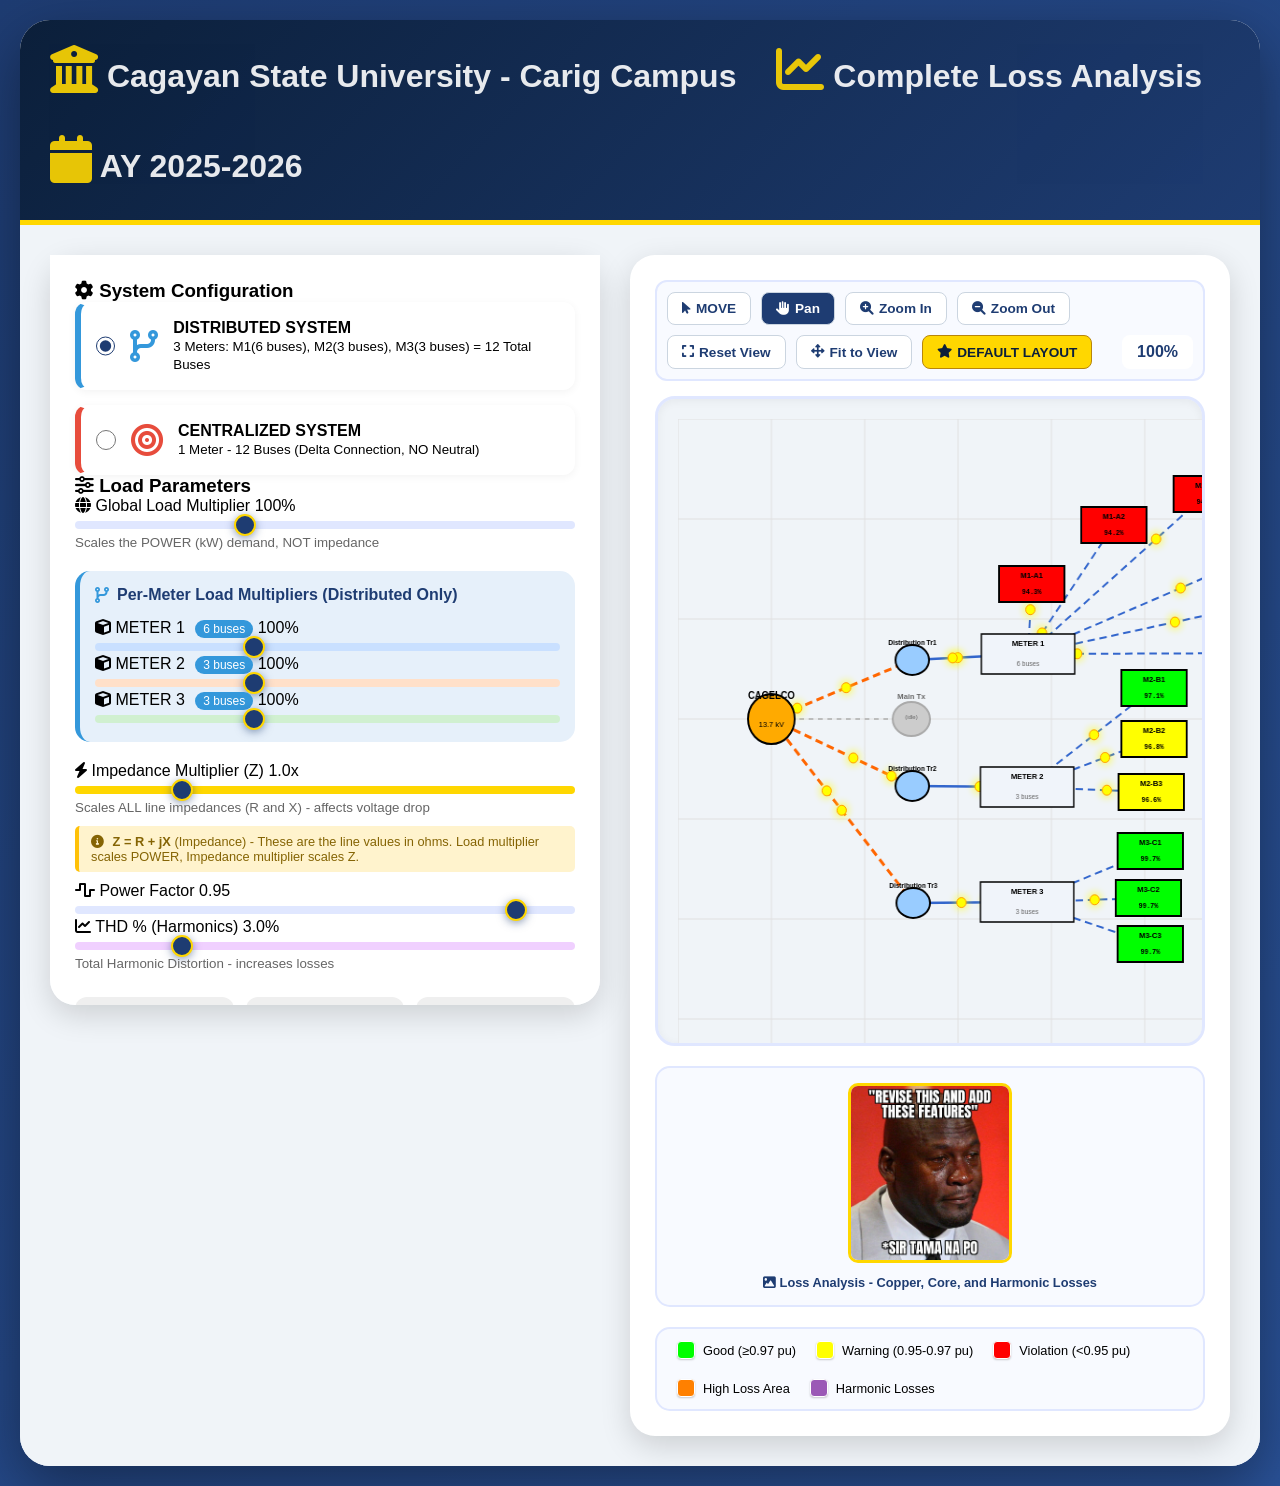
<file: index.html>
<!DOCTYPE html>
<html lang="en">
<head>
    <meta charset="UTF-8">
    <meta name="viewport" content="width=device-width, initial-scale=1.0">
    <title>CSU-Carig Power Flow - WITH IMPEDANCE MULTIPLIER</title>
    <link rel="stylesheet" href="styles.css">
    <link rel="stylesheet" href="https://cdnjs.cloudflare.com/ajax/libs/font-awesome/6.0.0/css/all.min.css">
</head>
<body>
    <div class="container">
        <div class="header">
            <h1>
 
            <div class="subtitle">
                <span><i class="fas fa-university"></i> Cagayan State University - Carig Campus</span>
                <span><i class="fas fa-chart-line"></i> Complete Loss Analysis</span>
                <span><i class="fas fa-calendar"></i> AY 2025-2026</span>
            </div>
        </div>

        <div class="main-content">
            <!-- Left Panel -->
            <div class="left-panel">
                <div class="control-section">
                    <h3><i class="fas fa-cog"></i> System Configuration</h3>
                    <div class="radio-group">
                        <label class="radio-option distributed">
                            <input type="radio" name="system" value="distributed" checked onchange="changeSystem('distributed')">
                            <i class="fas fa-code-branch fa-2x" style="color: #3498db;"></i>
                            <div>
                                <strong>DISTRIBUTED SYSTEM</strong><br>
                                <small>3 Meters: M1(6 buses), M2(3 buses), M3(3 buses) = 12 Total Buses</small>
                            </div>
                        </label>
                        <label class="radio-option centralized">
                            <input type="radio" name="system" value="centralized" onchange="changeSystem('centralized')">
                            <i class="fas fa-bullseye fa-2x" style="color: #e74c3c;"></i>
                            <div>
                                <strong>CENTRALIZED SYSTEM</strong><br>
                                <small>1 Meter - 12 Buses (Delta Connection, NO Neutral)</small>
                            </div>
                        </label>
                    </div>
                </div>

                <div class="control-section">
                    <h3><i class="fas fa-sliders-h"></i> Load Parameters</h3>
                    
                    <div class="slider-group">
                        <div class="slider-label">
                            <span><i class="fas fa-globe"></i> Global Load Multiplier</span>
                            <span class="value-badge" id="loadValue">100%</span>
                        </div>
                        <input type="range" class="slider" id="loadSlider" min="0.5" max="2.0" step="0.1" value="1.0" oninput="updateLoad(this.value)">
                        <small style="color: #666;">Scales the POWER (kW) demand, NOT impedance</small>
                    </div>

                    <!-- PER-METER LOAD MULTIPLIERS -->
                    <div class="per-meter-section">
                        <div class="per-meter-title">
                            <i class="fas fa-code-branch" style="color: #3498db;"></i> 
                            Per-Meter Load Multipliers (Distributed Only)
                        </div>
                        
                        <div class="slider-group">
                            <div class="slider-label">
                                <span><i class="fas fa-cube"></i> METER 1 <span class="meter-badge">6 buses</span></span>
                                <span class="value-badge" id="meter1Value">100%</span>
                            </div>
                            <input type="range" class="slider" id="meter1Slider" min="0.5" max="2.0" step="0.1" value="1.0" oninput="updateMeterLM('meter1', this.value)" style="background: #c9e0ff;">
                        </div>

                        <div class="slider-group">
                            <div class="slider-label">
                                <span><i class="fas fa-cube"></i> METER 2 <span class="meter-badge">3 buses</span></span>
                                <span class="value-badge" id="meter2Value">100%</span>
                            </div>
                            <input type="range" class="slider" id="meter2Slider" min="0.5" max="2.0" step="0.1" value="1.0" oninput="updateMeterLM('meter2', this.value)" style="background: #ffe0c9;">
                        </div>

                        <div class="slider-group">
                            <div class="slider-label">
                                <span><i class="fas fa-cube"></i> METER 3 <span class="meter-badge">3 buses</span></span>
                                <span class="value-badge" id="meter3Value">100%</span>
                            </div>
                            <input type="range" class="slider" id="meter3Slider" min="0.5" max="2.0" step="0.1" value="1.0" oninput="updateMeterLM('meter3', this.value)" style="background: #d0f0d0;">
                        </div>
                    </div>

                    <!-- NEW: IMPEDANCE MULTIPLIER -->
                    <div class="slider-group">
                        <div class="slider-label">
                            <span><i class="fas fa-bolt"></i> Impedance Multiplier (Z)</span>
                            <span class="value-badge" id="zMultiplierValue">1.0x</span>
                        </div>
                        <input type="range" class="slider" id="zMultiplierSlider" min="0.5" max="3.0" step="0.1" value="1.0" oninput="updateZMultiplier(this.value)" style="background: #ffd700;">
                        <small style="color: #666;">Scales ALL line impedances (R and X) - affects voltage drop</small>
                    </div>

                    <div class="impedance-note">
                        <i class="fas fa-info-circle"></i> 
                        <strong>Z = R + jX</strong> (Impedance) - These are the line values in ohms. 
                        Load multiplier scales POWER, Impedance multiplier scales Z.
                    </div>

                    <div class="slider-group">
                        <div class="slider-label">
                            <span><i class="fas fa-wave-square"></i> Power Factor</span>
                            <span class="value-badge" id="pfValue">0.95</span>
                        </div>
                        <input type="range" class="slider" id="pfSlider" min="0.5" max="1.0" step="0.01" value="0.95" oninput="updatePF(this.value)">
                    </div>

                    <!-- Harmonic Distortion Slider -->
                    <div class="slider-group">
                        <div class="slider-label">
                            <span><i class="fas fa-chart-line"></i> THD % (Harmonics)</span>
                            <span class="value-badge" id="thdValue">3.0%</span>
                        </div>
                        <input type="range" class="slider" id="thdSlider" min="0" max="15" step="0.5" value="3.0" oninput="updateTHD(this.value)" style="background: #f0d0ff;">
                        <small style="color: #666;">Total Harmonic Distortion - increases losses</small>
                    </div>

                    <div class="button-grid">
                        <button class="btn btn-start" onclick="startAnimation()">
                            <i class="fas fa-play"></i> START
                        </button>
                        <button class="btn btn-stop" onclick="stopAnimation()">
                            <i class="fas fa-stop"></i> STOP
                        </button>
                        <button class="btn btn-reset" onclick="resetSimulation()">
                            <i class="fas fa-redo"></i> RESET
                        </button>
                    </div>
                </div>

                <!-- LAYOUT CONFIGURATOR PANEL -->
                <div class="config-section">
                    <h4><i class="fas fa-draw-polygon"></i> LAYOUT CONFIGURATOR</h4>
                    
                    <div style="display: flex; gap: 10px; margin-bottom: 15px;">
                        <button class="config-btn" style="flex: 1;" onclick="exportCurrentCoordinates()">
                            <i class="fas fa-file-export"></i> Export Coordinates
                        </button>
                        <button class="config-btn" style="flex: 1;" onclick="importCoordinates()">
                            <i class="fas fa-file-import"></i> Import Coordinates
                        </button>
                    </div>
                    
                    <div style="display: flex; gap: 10px; margin-bottom: 15px;">
                        <button class="config-btn" style="flex: 1; background: #27ae60;" onclick="saveDistributedLayout()">
                            <i class="fas fa-save"></i> Save DIST Layout
                        </button>
                        <button class="config-btn" style="flex: 1; background: #27ae60;" onclick="saveCentralizedLayout()">
                            <i class="fas fa-save"></i> Save CENT Layout
                        </button>
                    </div>
                    
                    <div style="display: flex; gap: 10px; margin-bottom: 15px;">
                        <button class="config-btn" style="flex: 1;" onclick="loadDistributedLayout()">
                            <i class="fas fa-upload"></i> Load DIST Layout
                        </button>
                        <button class="config-btn" style="flex: 1;" onclick="loadCentralizedLayout()">
                            <i class="fas fa-upload"></i> Load CENT Layout
                        </button>
                    </div>
                    
                    <div class="config-export">
                        <textarea id="layoutConfigText" placeholder='Click "Export Coordinates" to get current layout positions...'></textarea>
                        <button class="config-btn" style="width: 100%;" onclick="copyToClipboard()">
                            <i class="fas fa-clipboard"></i> Copy to Clipboard
                        </button>
                    </div>
                    
                    <div style="margin-top: 10px; color: #ffd700; font-size: 12px; text-align: center;">
                        <i class="fas fa-info-circle"></i> Select MOVE mode, drag elements, then Export coordinates
                    </div>
                </div>

                <!-- BFS Info Panel -->
                <div class="config-section">
                    <h4><i class="fas fa-info-circle"></i> BFS ITERATION INFO</h4>
                    <div id="bfsInfo" style="font-size: 0.9em; color: #ffd700;">
                        Iterations: 0 | Tolerance: 0.0001
                    </div>
                    <div id="bfsStatus" style="margin-top: 5px; font-size: 0.8em;">
                        Status: Ready
                    </div>
                    <div style="margin-top: 10px; font-size: 0.8em; color: #aaa;">
                        Base Voltage: <span style="color: #ffd700;">13.7 kV</span>
                    </div>
                </div>

                <!-- Load Flow Results Tabs -->
                <div class="data-panel">
                    <h4><i class="fas fa-chart-bar"></i> BFS LOAD FLOW RESULTS</h4>
                    
                    <div class="tab-container">
                        <button class="tab active" onclick="switchTab('voltages')">VOLTAGES</button>
                        <button class="tab" onclick="switchTab('power')">P & Q</button>
                        <button class="tab" onclick="switchTab('angles')">ANGLES</button>
                        <button class="tab" onclick="switchTab('losses')">LOSSES</button>
                        <button class="tab" onclick="switchTab('summary')">SUMMARY</button>
                    </div>
                    
                    <div id="voltages-tab" class="tab-content active">
                        <div class="data-content" id="voltageDisplay">
                            Computing voltages...
                        </div>
                    </div>
                    
                    <div id="power-tab" class="tab-content">
                        <div class="data-content" id="powerDisplay">
                            Computing power flow...
                        </div>
                    </div>
                    
                    <div id="angles-tab" class="tab-content">
                        <div class="data-content" id="angleDisplay">
                            Computing voltage angles...
                        </div>
                    </div>
                    
                    <div id="losses-tab" class="tab-content">
                        <div class="data-content" id="lossDisplay">
                            Computing losses...
                        </div>
                    </div>
                    
                    <div id="summary-tab" class="tab-content">
                        <div class="data-content" id="summaryDisplay">
                            Computing summary...
                        </div>
                    </div>
                </div>

                <!-- System Metrics -->
                <div class="metrics-grid" id="loadMetrics">
                    <!-- Populated by JavaScript -->
                </div>

                <!-- PEC Compliance -->
                <div class="data-panel">
                    <h4><i class="fas fa-balance-scale"></i> PEC COMPLIANCE</h4>
                    <div class="data-content" id="complianceDisplay">
                        Calculating compliance...
                    </div>
                </div>
            </div>

            <!-- Right Panel -->
            <div class="right-panel">
                <div class="canvas-toolbar">
                    <button class="canvas-btn" onclick="setMode('select')" id="modeSelect">
                        <i class="fas fa-mouse-pointer"></i> MOVE
                    </button>
                    <button class="canvas-btn" onclick="setMode('pan')" id="modePan">
                        <i class="fas fa-hand-paper"></i> Pan
                    </button>
                    <button class="canvas-btn" onclick="zoomIn()">
                        <i class="fas fa-search-plus"></i> Zoom In
                    </button>
                    <button class="canvas-btn" onclick="zoomOut()">
                        <i class="fas fa-search-minus"></i> Zoom Out
                    </button>
                    <button class="canvas-btn" onclick="resetView()">
                        <i class="fas fa-expand"></i> Reset View
                    </button>
                    <button class="canvas-btn" onclick="fitToView()">
                        <i class="fas fa-arrows-alt"></i> Fit to View
                    </button>
                    <button class="canvas-btn special" onclick="loadDefaultLayout()">
                        <i class="fas fa-star"></i> DEFAULT LAYOUT
                    </button>
                    <span class="zoom-level" id="zoomLevel">100%</span>
                </div>
                <div class="canvas-container" id="canvasContainer">
                    <canvas id="powerCanvas" width="3000" height="1800"></canvas>
                </div>

                <!-- Image Panel below canvas for 1.jpg -->
                <div class="image-panel">
                    <img src="images/1.jpg" alt="Loss Analysis Diagram" id="lossImage" onerror="this.style.display='none'">
                    <div class="image-caption">
                        <i class="fas fa-image"></i> Loss Analysis - Copper, Core, and Harmonic Losses
                    </div>
                </div>

                <!-- Legend -->
                <div class="legend">
                    <div class="legend-item"><div class="color-box green"></div><span>Good (≥0.97 pu)</span></div>
                    <div class="legend-item"><div class="color-box yellow"></div><span>Warning (0.95-0.97 pu)</span></div>
                    <div class="legend-item"><div class="color-box red"></div><span>Violation (<0.95 pu)</span></div>
                    <div class="legend-item"><div class="color-box orange"></div><span>High Loss Area</span></div>
                    <div class="legend-item"><div class="color-box purple"></div><span>Harmonic Losses</span></div>
                </div>
            </div>
        </div>
    </div>

   <script src="script.js"></script>
</body>
</html>
</file>
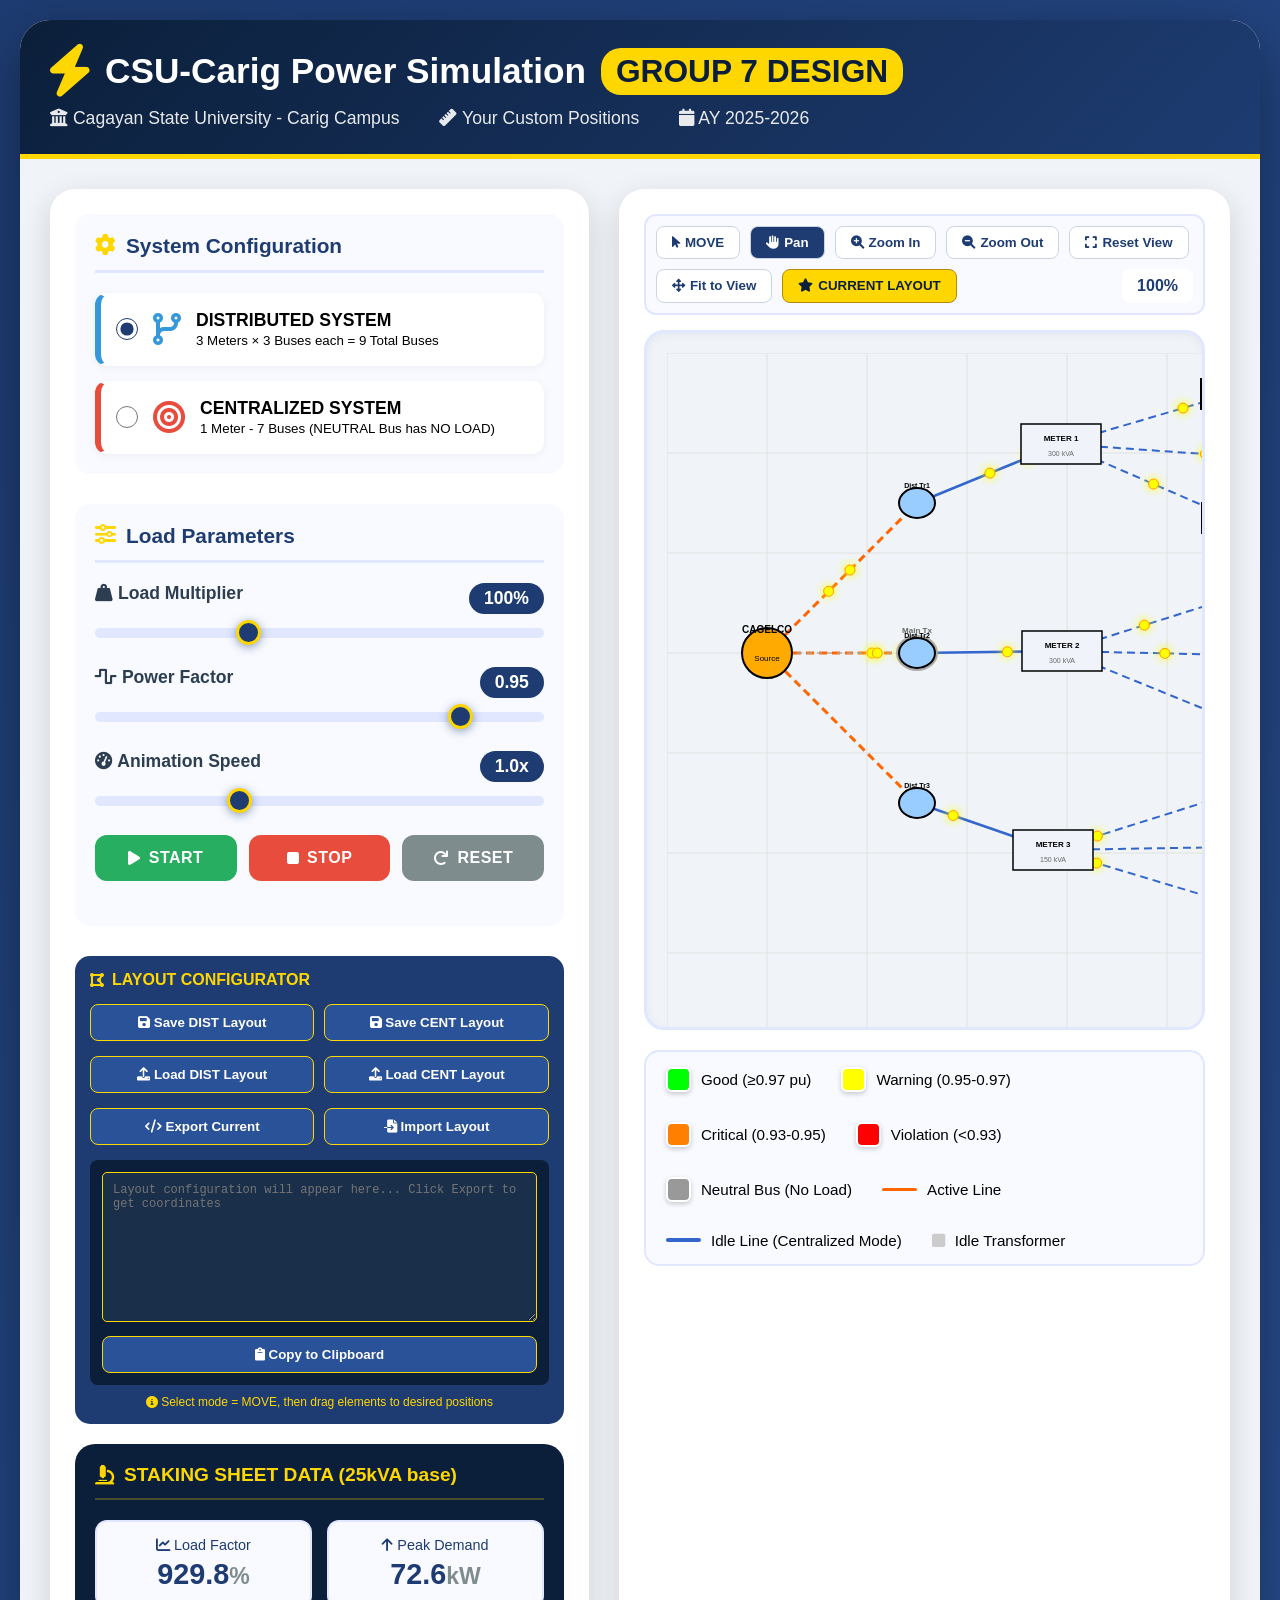
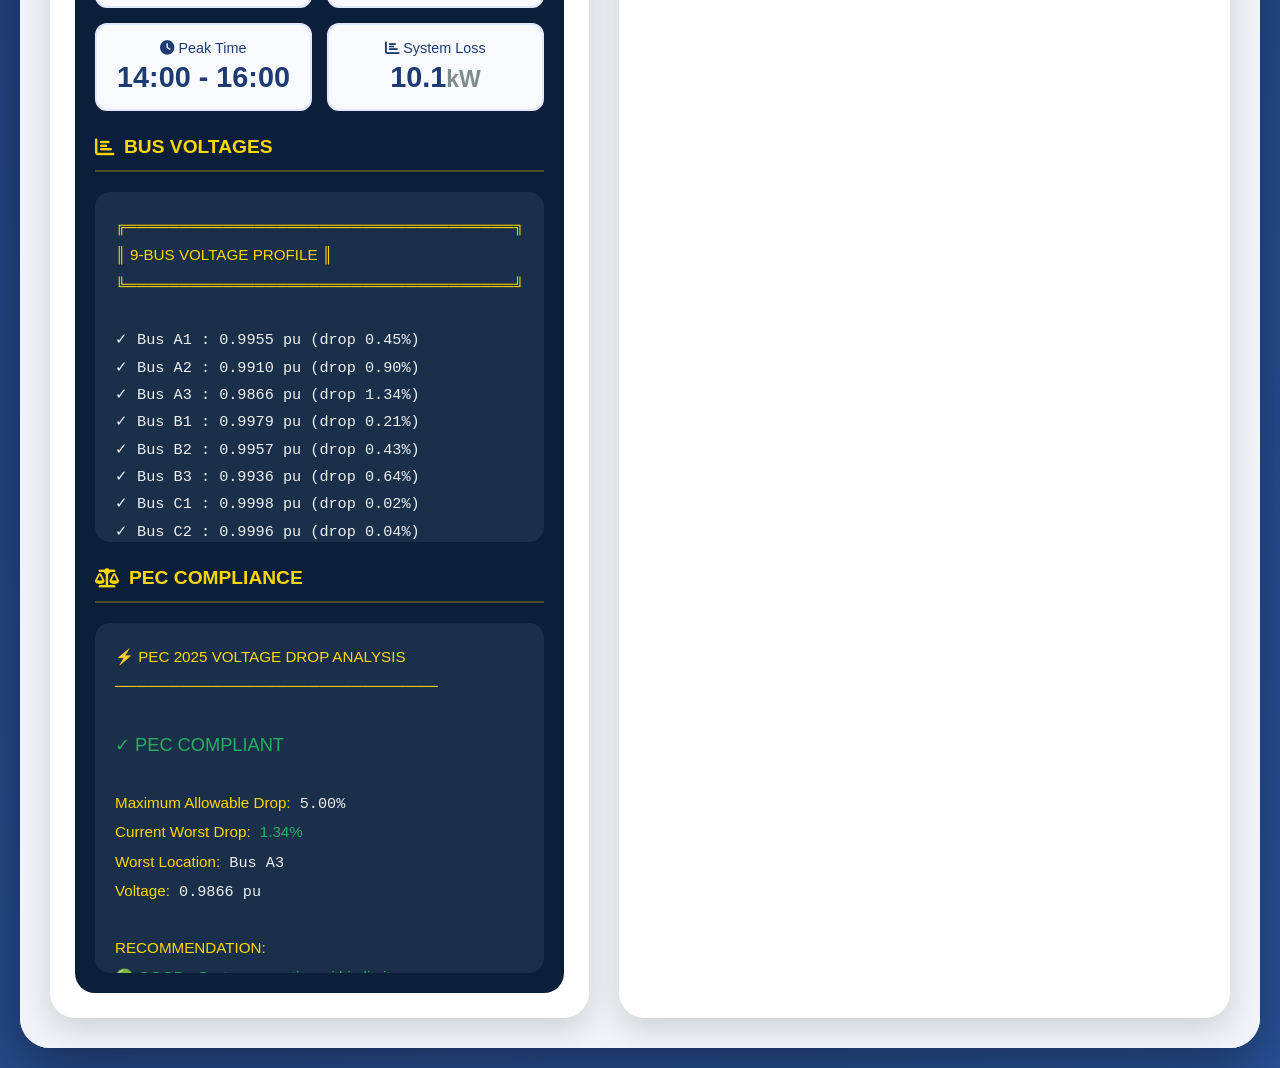
<file: current1.html>
<!DOCTYPE html>
<html lang="en">
<head>
    <meta charset="UTF-8">
    <meta name="viewport" content="width=device-width, initial-scale=1.0">
    <title>CSU-Carig Power Flow - YOUR EXACT LAYOUT</title>
    <style>
        * {
            margin: 0;
            padding: 0;
            box-sizing: border-box;
            font-family: 'Segoe UI', Tahoma, Geneva, Verdana, sans-serif;
        }

        body {
            background: linear-gradient(135deg, #1e3c72 0%, #2a5298 100%);
            min-height: 100vh;
            padding: 20px;
        }

        .container {
            max-width: 100%; /* Changed from 1800px to full width */
            margin: 0 auto;
            background: rgba(255, 255, 255, 0.98);
            border-radius: 30px;
            box-shadow: 0 20px 60px rgba(0, 0, 0, 0.4);
            overflow: hidden;
        }

        .header {
            background: linear-gradient(135deg, #0b1f3a, #1e3c72);
            color: white;
            padding: 25px 30px;
            border-bottom: 5px solid #ffd700;
        }

        .header h1 {
            font-size: 2.2em;
            margin-bottom: 10px;
            display: flex;
            align-items: center;
            gap: 15px;
        }

        .header h1 i {
            color: #ffd700;
            font-size: 1.5em;
        }

        .header .subtitle {
            font-size: 1.1em;
            opacity: 0.9;
            display: flex;
            gap: 40px;
            flex-wrap: wrap;
        }

        .badge {
            background: #ffd700;
            color: #0b1f3a;
            padding: 5px 15px;
            border-radius: 20px;
            font-weight: bold;
            font-size: 0.9em;
        }

        .main-content {
            display: flex;
            padding: 30px;
            gap: 30px;
            background: #f0f4f8;
        }

        .left-panel {
            flex: 0 0 450px;
            background: white;
            border-radius: 25px;
            box-shadow: 0 10px 30px rgba(0, 0, 0, 0.15);
            padding: 25px;
            height: fit-content;
        }

        .control-section {
            margin-bottom: 30px;
            background: #f8faff;
            border-radius: 15px;
            padding: 20px;
        }

        .control-section h3 {
            color: #1e3c72;
            margin-bottom: 20px;
            font-size: 1.3em;
            display: flex;
            align-items: center;
            gap: 10px;
            border-bottom: 3px solid #e0e7ff;
            padding-bottom: 12px;
        }

        .control-section h3 i {
            color: #ffd700;
        }

        .radio-group {
            display: flex;
            flex-direction: column;
            gap: 15px;
        }

        .radio-option {
            display: flex;
            align-items: center;
            gap: 15px;
            padding: 15px;
            background: white;
            border-radius: 12px;
            cursor: pointer;
            transition: all 0.3s;
            border: 2px solid transparent;
            box-shadow: 0 2px 8px rgba(0,0,0,0.05);
        }

        .radio-option:hover {
            transform: translateX(8px);
            box-shadow: 0 5px 15px rgba(0,0,0,0.1);
        }

        .radio-option.distributed {
            border-left: 6px solid #3498db;
        }

        .radio-option.centralized {
            border-left: 6px solid #e74c3c;
        }

        .radio-option input[type="radio"] {
            width: 22px;
            height: 22px;
            accent-color: #1e3c72;
        }

        .slider-group {
            margin-bottom: 25px;
        }

        .slider-label {
            display: flex;
            justify-content: space-between;
            margin-bottom: 10px;
            color: #2c3e50;
            font-weight: 600;
            font-size: 1.1em;
        }

        .slider {
            width: 100%;
            height: 10px;
            border-radius: 5px;
            background: #e0e7ff;
            outline: none;
            -webkit-appearance: none;
        }

        .slider::-webkit-slider-thumb {
            -webkit-appearance: none;
            width: 25px;
            height: 25px;
            border-radius: 50%;
            background: #1e3c72;
            cursor: pointer;
            box-shadow: 0 2px 10px rgba(30, 60, 114, 0.5);
            transition: all 0.2s;
            border: 3px solid #ffd700;
        }

        .slider::-webkit-slider-thumb:hover {
            transform: scale(1.2);
            background: #2a5298;
        }

        .value-badge {
            background: #1e3c72;
            color: white;
            padding: 5px 15px;
            border-radius: 25px;
            font-size: 1em;
            font-weight: bold;
        }

        .button-grid {
            display: grid;
            grid-template-columns: repeat(3, 1fr);
            gap: 12px;
            margin: 25px 0;
        }

        .btn {
            padding: 14px;
            border: none;
            border-radius: 12px;
            font-weight: 700;
            cursor: pointer;
            transition: all 0.3s;
            display: flex;
            align-items: center;
            justify-content: center;
            gap: 8px;
            font-size: 1em;
            letter-spacing: 0.5px;
        }

        .btn-start {
            background: #27ae60;
            color: white;
        }

        .btn-start:hover {
            background: #2ecc71;
            transform: translateY(-3px);
            box-shadow: 0 10px 20px rgba(39, 174, 96, 0.4);
        }

        .btn-stop {
            background: #e74c3c;
            color: white;
        }

        .btn-stop:hover {
            background: #c0392b;
            transform: translateY(-3px);
            box-shadow: 0 10px 20px rgba(231, 76, 60, 0.4);
        }

        .btn-reset {
            background: #7f8c8d;
            color: white;
        }

        .btn-reset:hover {
            background: #95a5a6;
            transform: translateY(-3px);
        }

        .config-section {
            background: #1e3c72;
            border-radius: 15px;
            padding: 15px;
            margin-top: 20px;
            color: white;
        }

        .config-section h4 {
            color: #ffd700;
            margin-bottom: 15px;
            display: flex;
            align-items: center;
            gap: 8px;
        }

        .config-buttons {
            display: grid;
            grid-template-columns: 1fr 1fr;
            gap: 10px;
            margin-bottom: 15px;
        }

        .config-btn {
            background: #2a5298;
            color: white;
            border: none;
            padding: 10px;
            border-radius: 8px;
            cursor: pointer;
            font-weight: 600;
            transition: all 0.2s;
            border: 1px solid #ffd700;
        }

        .config-btn:hover {
            background: #ffd700;
            color: #1e3c72;
        }

        .config-export {
            background: #0b1f3a;
            border-radius: 8px;
            padding: 12px;
            margin-top: 10px;
        }

        .config-export textarea {
            width: 100%;
            height: 150px;
            background: #1a2f4a;
            color: #ffd700;
            border: 1px solid #ffd700;
            border-radius: 5px;
            padding: 10px;
            font-family: monospace;
            font-size: 12px;
            resize: vertical;
            margin-bottom: 10px;
        }

        .canvas-toolbar {
            display: flex;
            gap: 10px;
            margin-bottom: 15px;
            padding: 10px;
            background: #f8faff;
            border-radius: 12px;
            border: 2px solid #e0e7ff;
            flex-wrap: wrap;
        }

        .canvas-btn {
            padding: 8px 15px;
            border: none;
            border-radius: 8px;
            background: white;
            color: #1e3c72;
            font-weight: 600;
            cursor: pointer;
            transition: all 0.2s;
            border: 1px solid #cbd5e0;
            display: flex;
            align-items: center;
            gap: 5px;
        }

        .canvas-btn:hover {
            background: #1e3c72;
            color: white;
        }

        .canvas-btn.active {
            background: #1e3c72;
            color: white;
        }

        .canvas-btn.special {
            background: #ffd700;
            color: #0b1f3a;
            border-color: #b8860b;
        }

        .canvas-btn.special:hover {
            background: #ffed4a;
        }

        .zoom-level {
            margin-left: auto;
            padding: 8px 15px;
            background: white;
            border-radius: 8px;
            font-weight: 600;
            color: #1e3c72;
        }

        .data-panel {
            background: #0b1f3a;
            border-radius: 20px;
            padding: 20px;
            color: #ecf0f1;
            margin-top: 20px;
        }

        .data-panel h4 {
            color: #ffd700;
            margin-bottom: 20px;
            font-size: 1.2em;
            display: flex;
            align-items: center;
            gap: 10px;
            border-bottom: 2px solid #ffd70040;
            padding-bottom: 12px;
        }

        .data-content {
            font-family: 'Courier New', monospace;
            font-size: 0.95em;
            line-height: 1.8;
            background: #1a2f4a;
            padding: 20px;
            border-radius: 15px;
            max-height: 350px;
            overflow-y: auto;
        }

        .data-content::-webkit-scrollbar {
            width: 8px;
        }

        .data-content::-webkit-scrollbar-track {
            background: #1a2f4a;
        }

        .data-content::-webkit-scrollbar-thumb {
            background: #ffd700;
            border-radius: 4px;
        }

        .right-panel {
            flex: 1;
            min-width: 0; /* Important for flexbox */
            background: white;
            border-radius: 25px;
            box-shadow: 0 10px 30px rgba(0, 0, 0, 0.15);
            padding: 25px;
            display: flex;
            flex-direction: column;
        }

        .canvas-container {
            background: #f0f4f8;
            border-radius: 20px;
            padding: 20px;
            position: relative;
            overflow: auto; /* Changed from 'hidden' to 'auto' for scrolling */
            height: 700px; /* Increased height */
            width: 100%;
            border: 3px solid #e0e7ff;
            box-shadow: inset 0 2px 10px rgba(0,0,0,0.05);
            cursor: grab;
        }

        .canvas-container:active {
            cursor: grabbing;
        }

        #powerCanvas {
            display: block;
            background: #f0f4f8;
            width: 2500px; /* Fixed larger width */
            height: 1800px; /* Fixed larger height */
            max-width: none;
            transform-origin: 0 0;
        }

        .legend {
            display: flex;
            gap: 30px;
            margin-top: 20px;
            padding: 15px 20px;
            background: #f8faff;
            border-radius: 15px;
            flex-wrap: wrap;
            border: 2px solid #e0e7ff;
        }

        .legend-item {
            display: flex;
            align-items: center;
            gap: 10px;
            font-size: 0.95em;
        }

        .color-box {
            width: 25px;
            height: 25px;
            border-radius: 6px;
            border: 2px solid white;
            box-shadow: 0 2px 5px rgba(0,0,0,0.2);
        }

        .color-box.green { background: #00ff00; }
        .color-box.yellow { background: #ffff00; }
        .color-box.orange { background: #ff8000; }
        .color-box.red { background: #ff0000; }
        .color-box.gray { background: #999999; } /* Added for neutral bus */
        .color-box.primary { background: #ff6600; }
        .color-box.secondary { background: #3366cc; }

        .line-sample {
            width: 35px;
            height: 3px;
            background: #ff6600;
            border-radius: 3px;
        }

        .line-sample.secondary {
            background: #3366cc;
            border: 2px dashed #3366cc;
            height: 0;
        }

        .metrics-grid {
            display: grid;
            grid-template-columns: repeat(2, 1fr);
            gap: 15px;
            margin: 20px 0;
        }

        .metric-card {
            background: #f8faff;
            border-radius: 12px;
            padding: 15px;
            text-align: center;
            border: 2px solid #e0e7ff;
        }

        .metric-card .label {
            color: #1e3c72;
            font-size: 0.9em;
            margin-bottom: 5px;
        }

        .metric-card .value {
            font-size: 1.8em;
            font-weight: bold;
            color: #1e3c72;
        }

        .metric-card .unit {
            font-size: 0.8em;
            color: #7f8c8d;
        }

        .mode-indicator {
            position: absolute;
            top: 10px;
            right: 10px;
            padding: 8px 15px;
            border-radius: 20px;
            background: rgba(0,0,0,0.7);
            color: white;
            font-weight: bold;
            z-index: 1000;
        }
    </style>
    <!-- Font Awesome -->
    <link rel="stylesheet" href="https://cdnjs.cloudflare.com/ajax/libs/font-awesome/6.0.0/css/all.min.css">
</head>
<body>
    <div class="container">
        <div class="header">
            <h1>
                <i class="fas fa-bolt"></i>
                CSU-Carig Power Simulation
                <span class="badge">GROUP 7 DESIGN</span>
            </h1>
            <div class="subtitle">
                <span><i class="fas fa-university"></i> Cagayan State University - Carig Campus</span>
                <span><i class="fas fa-ruler"></i> Your Custom Positions</span>
                <span><i class="fas fa-calendar"></i> AY 2025-2026</span>
            </div>
        </div>

        <div class="main-content">
            <!-- Left Panel -->
            <div class="left-panel">
                <div class="control-section">
                    <h3><i class="fas fa-cog"></i> System Configuration</h3>
                    <div class="radio-group">
                        <label class="radio-option distributed">
                            <input type="radio" name="system" value="distributed" checked onchange="changeSystem('distributed')">
                            <i class="fas fa-code-branch fa-2x" style="color: #3498db;"></i>
                            <div>
                                <strong style="font-size: 1.1em;">DISTRIBUTED SYSTEM</strong><br>
                                <small>3 Meters × 3 Buses each = 9 Total Buses</small>
                            </div>
                        </label>
                        <label class="radio-option centralized">
                            <input type="radio" name="system" value="centralized" onchange="changeSystem('centralized')">
                            <i class="fas fa-bullseye fa-2x" style="color: #e74c3c;"></i>
                            <div>
                                <strong style="font-size: 1.1em;">CENTRALIZED SYSTEM</strong><br>
                                <small>1 Meter - 7 Buses (NEUTRAL Bus has NO LOAD)</small>
                            </div>
                        </label>
                    </div>
                </div>

                <div class="control-section">
                    <h3><i class="fas fa-sliders-h"></i> Load Parameters</h3>
                    
                    <div class="slider-group">
                        <div class="slider-label">
                            <span><i class="fas fa-weight-hanging"></i> Load Multiplier</span>
                            <span class="value-badge" id="loadValue">100%</span>
                        </div>
                        <input type="range" class="slider" id="loadSlider" min="0.5" max="2.0" step="0.1" value="1.0" oninput="updateLoad(this.value)">
                    </div>

                    <div class="slider-group">
                        <div class="slider-label">
                            <span><i class="fas fa-wave-square"></i> Power Factor</span>
                            <span class="value-badge" id="pfValue">0.95</span>
                        </div>
                        <input type="range" class="slider" id="pfSlider" min="0.7" max="1.0" step="0.01" value="0.95" oninput="updatePF(this.value)">
                    </div>

                    <div class="slider-group">
                        <div class="slider-label">
                            <span><i class="fas fa-tachometer-alt"></i> Animation Speed</span>
                            <span class="value-badge" id="speedValue">1.0x</span>
                        </div>
                        <input type="range" class="slider" id="speedSlider" min="0.1" max="3.0" step="0.1" value="1.0" oninput="updateSpeed(this.value)">
                    </div>

                    <div class="button-grid">
                        <button class="btn btn-start" onclick="startAnimation()">
                            <i class="fas fa-play"></i> START
                        </button>
                        <button class="btn btn-stop" onclick="stopAnimation()">
                            <i class="fas fa-stop"></i> STOP
                        </button>
                        <button class="btn btn-reset" onclick="resetSimulation()">
                            <i class="fas fa-redo"></i> RESET
                        </button>
                    </div>
                </div>

                <!-- LAYOUT CONFIGURATION PANEL -->
                <div class="config-section">
                    <h4><i class="fas fa-draw-polygon"></i> LAYOUT CONFIGURATOR</h4>
                    
                    <div class="config-buttons">
                        <button class="config-btn" onclick="saveDistributedLayout()">
                            <i class="fas fa-save"></i> Save DIST Layout
                        </button>
                        <button class="config-btn" onclick="saveCentralizedLayout()">
                            <i class="fas fa-save"></i> Save CENT Layout
                        </button>
                    </div>
                    
                    <div class="config-buttons">
                        <button class="config-btn" onclick="loadDistributedLayout()">
                            <i class="fas fa-upload"></i> Load DIST Layout
                        </button>
                        <button class="config-btn" onclick="loadCentralizedLayout()">
                            <i class="fas fa-upload"></i> Load CENT Layout
                        </button>
                    </div>
                    
                    <div class="config-buttons">
                        <button class="config-btn" onclick="exportCurrentLayout()">
                            <i class="fas fa-code"></i> Export Current
                        </button>
                        <button class="config-btn" onclick="importLayout()">
                            <i class="fas fa-file-import"></i> Import Layout
                        </button>
                    </div>
                    
                    <div class="config-export">
                        <textarea id="layoutConfigText" placeholder="Layout configuration will appear here... Click Export to get coordinates"></textarea>
                        <button class="config-btn" style="width: 100%;" onclick="copyToClipboard()">
                            <i class="fas fa-clipboard"></i> Copy to Clipboard
                        </button>
                    </div>
                    
                    <div style="margin-top: 10px; color: #ffd700; font-size: 12px; text-align: center;">
                        <i class="fas fa-info-circle"></i> Select mode = MOVE, then drag elements to desired positions
                    </div>
                </div>

                <!-- Technical Analysis Panel -->
                <div class="data-panel">
                    <h4><i class="fas fa-microscope"></i> STAKING SHEET DATA (25kVA base)</h4>
                    <div class="metrics-grid" id="loadMetrics">
                        <!-- Populated by JavaScript -->
                    </div>

                    <h4 style="margin-top: 25px;"><i class="fas fa-chart-bar"></i> BUS VOLTAGES</h4>
                    <div class="data-content" id="dataDisplay">
                        Loading system data...
                    </div>

                    <h4 style="margin-top: 25px;"><i class="fas fa-balance-scale"></i> PEC COMPLIANCE</h4>
                    <div class="data-content" id="complianceDisplay">
                        Calculating compliance...
                    </div>
                </div>
            </div>

            <!-- Right Panel -->
            <div class="right-panel">
                <div class="canvas-toolbar">
                    <button class="canvas-btn" onclick="setMode('select')" id="modeSelect">
                        <i class="fas fa-mouse-pointer"></i> MOVE
                    </button>
                    <button class="canvas-btn" onclick="setMode('pan')" id="modePan">
                        <i class="fas fa-hand-paper"></i> Pan
                    </button>
                    <button class="canvas-btn" onclick="zoomIn()">
                        <i class="fas fa-search-plus"></i> Zoom In
                    </button>
                    <button class="canvas-btn" onclick="zoomOut()">
                        <i class="fas fa-search-minus"></i> Zoom Out
                    </button>
                    <button class="canvas-btn" onclick="resetView()">
                        <i class="fas fa-expand"></i> Reset View
                    </button>
                    <button class="canvas-btn" onclick="fitToView()">
                        <i class="fas fa-arrows-alt"></i> Fit to View
                    </button>
                    <button class="canvas-btn special" onclick="loadYourLayout()">
                        <i class="fas fa-star"></i> CURRENT LAYOUT
                    </button>
                    <span class="zoom-level" id="zoomLevel">100%</span>
                </div>
                <div class="canvas-container" id="canvasContainer">
                    <canvas id="powerCanvas" width="2500" height="1800"></canvas>
                </div>

                <!-- Legend -->
                <div class="legend">
                    <div class="legend-item">
                        <div class="color-box green"></div>
                        <span>Good (≥0.97 pu)</span>
                    </div>
                    <div class="legend-item">
                        <div class="color-box yellow"></div>
                        <span>Warning (0.95-0.97)</span>
                    </div>
                    <div class="legend-item">
                        <div class="color-box orange"></div>
                        <span>Critical (0.93-0.95)</span>
                    </div>
                    <div class="legend-item">
                        <div class="color-box red"></div>
                        <span>Violation (<0.93)</span>
                    </div>
                    <div class="legend-item">
                        <div class="color-box gray"></div>
                        <span>Neutral Bus (No Load)</span>
                    </div>
                    <div class="legend-item">
                        <div class="line-sample"></div>
                        <span>Active Line</span>
                    </div>
                    <div class="legend-item">
                        <div class="line-sample secondary"></div>
                        <span>Idle Line (Centralized Mode)</span>
                    </div>
                    <div class="legend-item">
                        <i class="fas fa-square" style="color: #ccc;"></i>
                        <span>Idle Transformer</span>
                    </div>
                </div>
            </div>
        </div>
    </div>

    <script>
        // System state
        let systemType = 'distributed';
        let animationRunning = true;
        let loadMultiplier = 1.0;
        let powerFactor = 0.95;
        let animationSpeed = 1.0;
        let animationFrame;
        
        const transformerPF = 0.9;

        // EXACT BUS NAMES FROM YOUR IMAGES
        const distBusNames = [
            "Bus A1", "Bus A2", "Bus A3",
            "Bus B1", "Bus B2", "Bus B3",
            "Bus C1", "Bus C2", "Bus C3"
        ];

        const centBusNames = [
            "Bus 1", "Bus 2", "Bus 3", 
            "Bus 4", "Bus 5", "Bus 6", "Bus 7 (NEUTRAL)"
        ];

        let busNames = distBusNames;

        // EXACT KVA RATINGS FROM YOUR IMAGES
        const distBuses = [
            { name: "Bus A1", kva: 100 },
            { name: "Bus A2", kva: 100 },
            { name: "Bus A3", kva: 100 },
            { name: "Bus B1", kva: 100 },
            { name: "Bus B2", kva: 100 },
            { name: "Bus B3", kva: 100 },
            { name: "Bus C1", kva: 50 },
            { name: "Bus C2", kva: 50 },
            { name: "Bus C3", kva: 50 }
        ];

        const centBuses = [
            { name: "Bus 1", kva: 150 },
            { name: "Bus 2", kva: 150 },
            { name: "Bus 3", kva: 150 },
            { name: "Bus 4", kva: 100 },
            { name: "Bus 5", kva: 100 },
            { name: "Bus 6", kva: 50 },
            { name: "Bus 7 (Neutral)", kva: 0 } // Neutral bus has 0 kVA
        ];

        let Pbase = [];
        let Qbase = [];

        function updatePbase() {
            if (systemType === 'distributed') {
                Pbase = distBuses.map(bus => bus.kva * transformerPF);
                Qbase = distBuses.map(bus => bus.kva * Math.sqrt(1 - transformerPF * transformerPF));
            } else {
                Pbase = centBuses.map(bus => bus.kva * transformerPF);
                Qbase = centBuses.map(bus => bus.kva * Math.sqrt(1 - transformerPF * transformerPF));
            }
        }
        updatePbase();

        // Fixed positions (CAGELCO source and main transformer)
        const sourcePos = { x: 100, y: 300 };
        const mainTxPos = { x: 250, y: 300 };

        // ===========================================
        // YOUR EXACT LAYOUT CONFIGURATIONS
        // ===========================================
        
        // YOUR DISTRIBUTED LAYOUT - Bus positions
        const yourDistBusPositions = [
            { x: 564, y: 41 },   // Bus A1
            { x: 565, y: 165 },  // Bus A2
            { x: 566, y: 103 },  // Bus A3
            { x: 567, y: 244 },  // Bus B1
            { x: 567, y: 302 },  // Bus B2
            { x: 569, y: 369 },  // Bus B3
            { x: 567, y: 440 },  // Bus C1
            { x: 567, y: 494 },  // Bus C2
            { x: 566, y: 551 }   // Bus C3
        ];

        // YOUR DISTRIBUTED LAYOUT - Meter positions
        const yourDistMeterPos = {
            'METER 1 (300 kVA)': { x: 394, y: 91 },
            'METER 2 (300 kVA)': { x: 395, y: 298 },
            'METER 3 (150 kVA)': { x: 386, y: 497 }
        };

        // YOUR DISTRIBUTED LAYOUT - Transformer positions
        const yourDistTxPos = [
            { x: 250, y: 150 },  // Dist Tx for METER 1
            { x: 250, y: 300 },  // Dist Tx for METER 2
            { x: 250, y: 450 }   // Dist Tx for METER 3
        ];

        // YOUR CENTRALIZED LAYOUT - Bus positions (7 buses)
        const yourCentBusPositions = [
            { x: 606, y: 113 },  // Bus 1
            { x: 604, y: 173 },  // Bus 2
            { x: 601, y: 237 },  // Bus 3
            { x: 601, y: 298 },  // Bus 4
            { x: 601, y: 365 },  // Bus 5
            { x: 606, y: 433 },  // Bus 6
            { x: 606, y: 501 }   // Bus 7 (Neutral)
        ];

        // YOUR CENTRALIZED LAYOUT - Meter position
        const yourCentMeterPos = {
            'Catgelo 1 → (Met) 750 kVA': { x: 374, y: 296 }
        };

        // DISTRIBUTED DEFAULT LAYOUT (for reference)
        const distDefaultBusPositions = [
            { x: 400, y: 150 },  // Bus A1
            { x: 600, y: 150 },  // Bus A2
            { x: 800, y: 150 },  // Bus A3
            { x: 400, y: 300 },  // Bus B1
            { x: 600, y: 300 },  // Bus B2
            { x: 800, y: 300 },  // Bus B3
            { x: 400, y: 450 },  // Bus C1
            { x: 600, y: 450 },  // Bus C2
            { x: 800, y: 450 }   // Bus C3
        ];

        // CENTRALIZED DEFAULT LAYOUT (for reference)
        const centDefaultBusPositions = [
            { x: 300, y: 300 },  // Bus 1
            { x: 450, y: 300 },  // Bus 2
            { x: 600, y: 300 },  // Bus 3
            { x: 750, y: 300 },  // Bus 4
            { x: 900, y: 300 },  // Bus 5
            { x: 1050, y: 300 }, // Bus 6
            { x: 1200, y: 300 }  // Bus 7 (Neutral)
        ];

        // DISTRIBUTED DEFAULT METER POSITIONS
        const distDefaultMeterPos = {
            'METER 1 (300 kVA)': { x: 400, y: 50 },
            'METER 2 (300 kVA)': { x: 400, y: 250 },
            'METER 3 (150 kVA)': { x: 400, y: 400 }
        };

        // CENTRALIZED DEFAULT METER POSITIONS
        const centDefaultMeterPos = {
            'Catgelo 1 → (Met) 750 kVA': { x: 600, y: 100 }
        };

        // DISTRIBUTED DEFAULT TRANSFORMER POSITIONS
        const distDefaultTxPos = [
            { x: 250, y: 150 },  // Dist Tx for METER 1
            { x: 250, y: 300 },  // Dist Tx for METER 2
            { x: 250, y: 450 }   // Dist Tx for METER 3
        ];

        // ===========================================
        // VARIABLE DECLARATIONS - ALL AT THE TOP
        // ===========================================
        let busPositions = [];
        let meterPos = {};
        let distTxPos = [];
        let particles = [];
        let busVoltages = [];
        let savedDistLayout = null;
        let savedCentLayout = null;

        // Interactive canvas variables
        let scale = 1.0;
        let offsetX = 0;
        let offsetY = 0;
        let isDragging = false;
        let lastX, lastY;
        let mode = 'pan';
        let selectedElement = null;
        let selectedType = null;
        let selectedIndex = null;
        let selectedName = null;
        let dragOffsetX, dragOffsetY;

        // ===========================================
        // LAYOUT FUNCTIONS
        // ===========================================
        
        function loadYourDistributedLayout() {
            busPositions = JSON.parse(JSON.stringify(yourDistBusPositions));
            meterPos = JSON.parse(JSON.stringify(yourDistMeterPos));
            distTxPos = JSON.parse(JSON.stringify(yourDistTxPos));
            if (typeof initParticles === 'function') {
                initParticles();
            }
            if (typeof drawCanvas === 'function') {
                drawCanvas();
            }
        }

        function loadYourCentralizedLayout() {
            busPositions = JSON.parse(JSON.stringify(yourCentBusPositions));
            meterPos = JSON.parse(JSON.stringify(yourCentMeterPos));
            distTxPos = [];
            if (typeof initParticles === 'function') {
                initParticles();
            }
            if (typeof drawCanvas === 'function') {
                drawCanvas();
            }
        }

        function loadYourLayout() {
            if (systemType === 'distributed') {
                loadYourDistributedLayout();
            } else {
                loadYourCentralizedLayout();
            }
        }

        function setDefaultPositions() {
            if (systemType === 'distributed') {
                busPositions = JSON.parse(JSON.stringify(distDefaultBusPositions));
                meterPos = JSON.parse(JSON.stringify(distDefaultMeterPos));
                distTxPos = JSON.parse(JSON.stringify(distDefaultTxPos));
            } else {
                busPositions = JSON.parse(JSON.stringify(centDefaultBusPositions));
                meterPos = JSON.parse(JSON.stringify(centDefaultMeterPos));
                distTxPos = [];
            }
            if (typeof initParticles === 'function') {
                initParticles();
            }
            if (typeof drawCanvas === 'function') {
                drawCanvas();
            }
        }

        function updateBusVoltagesArray() {
            const size = systemType === 'distributed' ? 9 : 7;
            busVoltages = new Array(size).fill(1.0);
        }
        updateBusVoltagesArray();

        // ===========================================
        // LAYOUT CONFIGURATION FUNCTIONS
        // ===========================================
        
        function saveDistributedLayout() {
            savedDistLayout = {
                busPositions: JSON.parse(JSON.stringify(busPositions)),
                meterPos: JSON.parse(JSON.stringify(meterPos)),
                distTxPos: JSON.parse(JSON.stringify(distTxPos))
            };
            alert('Distributed layout saved!');
            exportCurrentLayout();
        }

        function saveCentralizedLayout() {
            savedCentLayout = {
                busPositions: JSON.parse(JSON.stringify(busPositions)),
                meterPos: JSON.parse(JSON.stringify(meterPos))
            };
            alert('Centralized layout saved!');
            exportCurrentLayout();
        }

        function loadDistributedLayout() {
            if (savedDistLayout) {
                busPositions = JSON.parse(JSON.stringify(savedDistLayout.busPositions));
                meterPos = JSON.parse(JSON.stringify(savedDistLayout.meterPos));
                distTxPos = JSON.parse(JSON.stringify(savedDistLayout.distTxPos));
                initParticles();
                drawCanvas();
                alert('Distributed layout loaded!');
            } else {
                alert('No saved distributed layout found. Save one first.');
            }
        }

        function loadCentralizedLayout() {
            if (savedCentLayout) {
                busPositions = JSON.parse(JSON.stringify(savedCentLayout.busPositions));
                meterPos = JSON.parse(JSON.stringify(savedCentLayout.meterPos));
                initParticles();
                drawCanvas();
                alert('Centralized layout loaded!');
            } else {
                alert('No saved centralized layout found. Save one first.');
            }
        }

        function exportCurrentLayout() {
            let layoutData;
            
            if (systemType === 'distributed') {
                layoutData = {
                    type: 'distributed',
                    busPositions: busPositions,
                    meterPos: meterPos,
                    distTxPos: distTxPos
                };
            } else {
                layoutData = {
                    type: 'centralized',
                    busPositions: busPositions,
                    meterPos: meterPos
                };
            }
            
            const jsonString = JSON.stringify(layoutData, null, 2);
            document.getElementById('layoutConfigText').value = jsonString;
        }

        function importLayout() {
            try {
                const jsonString = document.getElementById('layoutConfigText').value;
                const layoutData = JSON.parse(jsonString);
                
                if (layoutData.type === 'distributed' && systemType === 'distributed') {
                    busPositions = layoutData.busPositions;
                    meterPos = layoutData.meterPos;
                    distTxPos = layoutData.distTxPos;
                    initParticles();
                    drawCanvas();
                    alert('Distributed layout imported!');
                } else if (layoutData.type === 'centralized' && systemType === 'centralized') {
                    busPositions = layoutData.busPositions;
                    meterPos = layoutData.meterPos;
                    initParticles();
                    drawCanvas();
                    alert('Centralized layout imported!');
                } else {
                    alert(`Layout type mismatch. Current system is ${systemType} but layout is ${layoutData.type}`);
                }
            } catch (e) {
                alert('Invalid layout configuration: ' + e.message);
            }
        }

        function copyToClipboard() {
            const textarea = document.getElementById('layoutConfigText');
            textarea.select();
            document.execCommand('copy');
            alert('Layout copied to clipboard!');
        }

        // ===========================================
        // VOLTAGE CALCULATION - IMPROVED NEUTRAL HANDLING
        // ===========================================
        // ===========================================
        // FIXED VOLTAGE CALCULATION
        // Replace your existing calculateVoltages() function with this
        // ===========================================
                // ===========================================
        // NEW VOLTAGE CALCULATION USING ACTUAL LINE DATA
        // ===========================================
//        




        function calculateVoltages() {
    const size = systemType === 'distributed' ? 9 : 7;
    const voltages = new Array(size).fill(1.0);
    const Vbase = 230; // nominal voltage in volts
    const Sbase = 25000; // 25kVA base
    
    if (systemType === 'distributed') {
        // DISTRIBUTED SYSTEM - gamit ang actual R at X
        for (let i = 0; i < 9; i++) {
            // Determine which meter this bus belongs to
            let R, X;
            let distanceFactor = 1.0;
            
            if (i < 3) { // Group A (Meter 1)
                R = lineData.distributed.meter1.r; // 0.0114
                X = lineData.distributed.meter1.x; // 0.0473
                // Bus A1, A2, A3 - increasing distance
                distanceFactor = (i + 1) / 3; // 0.33, 0.67, 1.0
            } 
            else if (i < 6) { // Group B (Meter 2)
                R = lineData.distributed.meter2.r; // 0.0055
                X = lineData.distributed.meter2.x; // 0.0226
                // Bus B1, B2, B3 - increasing distance
                distanceFactor = (i - 2) / 3; // 0.33, 0.67, 1.0
            } 
            else { // Group C (Meter 3)
                R = lineData.distributed.meter3.r; // 0.0011
                X = lineData.distributed.meter3.x; // 0.0046
                // Bus C1, C2, C3 - increasing distance
                distanceFactor = (i - 5) / 3; // 0.33, 0.67, 1.0
            }
            
            // Get load at this bus
            const P = Pbase[i] * loadMultiplier; // real power in kW
            const Q = Qbase[i] * loadMultiplier; // reactive power in kVAR
            
            // Voltage drop formula: ΔV = (P×R + Q×X) / V
            // Distance factor: mas malayo = mas malaking drop
            const drop = ((P * R * distanceFactor) + (Q * X * distanceFactor)) / Vbase;
            
            // Voltage = 1.0 - drop (in per unit)
            voltages[i] = 1.0 - drop;
            
            // Add power factor effect (secondary)
            const pfEffect = (0.95 - powerFactor) * 0.05;
            voltages[i] -= pfEffect;
            
            // Clamp to realistic range
            voltages[i] = Math.max(0.75, Math.min(1.02, voltages[i]));
        }
    } else {
        // CENTRALIZED SYSTEM
        for (let i = 0; i < 6; i++) { // First 6 buses only (exclude neutral)
            // Use main line impedance
            const R = lineData.centralized.main.r; // 0.0158
            const X = lineData.centralized.main.x; // 0.0656
            
            // Distance factor - cumulative effect (bus 1 = malapit, bus 6 = malayo)
            const distanceFactor = (i + 1) / 6; // 0.17, 0.33, 0.5, 0.67, 0.83, 1.0
            
            // Get load at this bus
            const P = Pbase[i] * loadMultiplier;
            const Q = Qbase[i] * loadMultiplier;
            
            // Voltage drop formula with cumulative effect
            // Sa centralized, lahat ng load ng downstream buses ay dumadaan sa line na ito
            let cumulativeDrop = 0;
            for (let j = i; j < 6; j++) {
                const Pj = Pbase[j] * loadMultiplier;
                const Qj = Qbase[j] * loadMultiplier;
                cumulativeDrop += ((Pj * R) + (Qj * X)) / Vbase;
            }
            
            voltages[i] = 1.0 - (cumulativeDrop * distanceFactor);
            
            // Add power factor effect (stronger sa centralized)
            const pfEffect = (0.95 - powerFactor) * 0.1;
            voltages[i] -= pfEffect;
            
            voltages[i] = Math.max(0.75, Math.min(1.02, voltages[i]));
        }
        
        // Neutral bus
        voltages[6] = 0.01;
    }
    
    return voltages;
}

                // In drawCanvas() function, add line thickness variation based on impedance
        function drawLine(ctx, a, b, dashed = false, color = '#e67e22', width = 3, active = true) {
            ctx.beginPath();
            ctx.moveTo(a.x, a.y);
            ctx.lineTo(b.x, b.y);
            
            // Adjust line thickness based on impedance (higher impedance = thicker line)
            const lineWidth = width * (1 + impedance * 10);
            
            if (!active) {
                ctx.strokeStyle = '#aaaaaa';
                ctx.lineWidth = lineWidth * 0.7;
                ctx.setLineDash([5, 5]);
            } else {
                ctx.strokeStyle = color;
                ctx.lineWidth = lineWidth;
                if (dashed) {
                    ctx.setLineDash([8, 5]);
                } else {
                    ctx.setLineDash([]);
                }
            }
            
            ctx.stroke();
            ctx.setLineDash([]);
        }

        // Get color based on voltage - IMPROVED FOR NEUTRAL BUS
        function getVoltageColor(voltage, isNeutral = false) {
            if (isNeutral) return '#999999'; // Gray for neutral bus
            if (voltage >= 0.97) return '#00ff00';
            if (voltage >= 0.95) return '#ffff00';
            if (voltage >= 0.93) return '#ff8000';
            return '#ff0000';
        }

        // Calculate load factor - EXCLUDE NEUTRAL BUS
        function calculateLoadFactor() {
            // Filter out neutral bus (index 6) for centralized system
            let activePbase = [...Pbase];
            if (systemType === 'centralized') {
                activePbase = Pbase.filter((_, index) => index !== 6);
            }
            
            const totalLoad = activePbase.reduce((a, b) => a + b, 0) * loadMultiplier;
            const peakFromHistorical = 24.2 * 3 * loadMultiplier;
            
            return {
                loadFactor: (totalLoad / peakFromHistorical) * 100,
                peakDemand: peakFromHistorical,
                avgDemand: totalLoad,
                peakTime: '14:00 - 16:00'
            };
        }

        // Update displays
        function updateLoadMetrics() {
            const lf = calculateLoadFactor();
            
            // Calculate total load excluding neutral
            let activePbase = [...Pbase];
            if (systemType === 'centralized') {
                activePbase = Pbase.filter((_, index) => index !== 6);
            }
            const totalLoad = activePbase.reduce((a, b) => a + b, 0) * loadMultiplier;
            const totalLoss = totalLoad * (systemType === 'distributed' ? 0.015 : 0.03);

            const metricsHtml = `
                <div class="metric-card">
                    <div class="label"><i class="fas fa-chart-line"></i> Load Factor</div>
                    <div class="value">${lf.loadFactor.toFixed(1)}<span class="unit">%</span></div>
                </div>
                <div class="metric-card">
                    <div class="label"><i class="fas fa-arrow-up"></i> Peak Demand</div>
                    <div class="value">${lf.peakDemand.toFixed(1)}<span class="unit">kW</span></div>
                </div>
                <div class="metric-card">
                    <div class="label"><i class="fas fa-clock"></i> Peak Time</div>
                    <div class="value">${lf.peakTime}</div>
                </div>
                <div class="metric-card">
                    <div class="label"><i class="fas fa-chart-bar"></i> System Loss</div>
                    <div class="value">${totalLoss.toFixed(1)}<span class="unit">kW</span></div>
                </div>
            `;
            
            document.getElementById('loadMetrics').innerHTML = metricsHtml;
        }

                    // Update data display
                    // Update data display
            function updateDataDisplay() {
                busVoltages = calculateVoltages();
                const currentBusNames = systemType === 'distributed' ? distBusNames : centBusNames;
                
                // Calculate total load excluding neutral
                let activePbase = [...Pbase];
                if (systemType === 'centralized') {
                    activePbase = Pbase.filter((_, index) => index !== 6);
                }
                const totalLoad = activePbase.reduce((a, b) => a + b, 0) * loadMultiplier;
                
                let html = `
                    <span style="color: #ffd700;">╔════════════════════════════════════╗</span><br>
                    <span style="color: #ffd700;">║   ${systemType === 'distributed' ? '9-BUS' : '7-BUS'} VOLTAGE PROFILE ║</span><br>
                    <span style="color: #ffd700;">╚════════════════════════════════════╝</span><br>
                    <br>
                `;
                
                for (let i = 0; i < busVoltages.length; i++) {
                    if (systemType === 'centralized' && i === 6) {
                        // Neutral bus - special display
                        html += `⚡ ${currentBusNames[i].padEnd(15)}: ${busVoltages[i].toFixed(4)} pu (NO LOAD)<br>`;
                    } else {
                        const status = busVoltages[i] >= 0.97 ? '✓' : (busVoltages[i] >= 0.95 ? '⚠️' : '❌');
                        const drop = ((1.0 - busVoltages[i]) * 100).toFixed(2);
                        html += `${status} ${currentBusNames[i].padEnd(15)}: ${busVoltages[i].toFixed(4)} pu (drop ${drop}%)<br>`;
                    }
                }
                
                html += `<br><span style="color: #ffd700;">──────────────────────────────</span><br>`;
                html += `<span style="color: #3498db;">Total Load:</span> ${totalLoad.toFixed(2)} kW<br>`;
                html += `<span style="color: #3498db;">Power Factor:</span> ${powerFactor.toFixed(2)}<br>`;
                html += `<span style="color: #3498db;">Mode:</span> ${systemType === 'distributed' ? 'Distributed (9 buses)' : 'Centralized (7 buses)'}<br>`;
                html += `<span style="color: #3498db;">System Capacity:</span> 750 kVA (Meters: 300+300+150 kVA)<br>`;
                
                // ===========================================
                // ADD LINE IMPEDANCE DATA DISPLAY
                // ===========================================
                html += `<br><span style="color: #ffd700;">📏 LINE IMPEDANCE DATA (from staking sheet):</span><br>`;
                html += `<span style="color: #ffd700;">──────────────────────────────</span><br>`;
                
                if (systemType === 'distributed') {
                    // Calculate impedance magnitudes
                    const z1 = Math.sqrt(0.0114**2 + 0.0473**2).toFixed(4);
                    const z2 = Math.sqrt(0.0055**2 + 0.0226**2).toFixed(4);
                    const z3 = Math.sqrt(0.0011**2 + 0.0046**2).toFixed(4);
                    
                    html += `<span style="color: #3498db;">METER 1 (Group A):</span> R=0.0114 Ω, X=0.0473 Ω | Z=${z1} Ω<br>`;
                    html += `<span style="color: #3498db;">METER 2 (Group B):</span> R=0.0055 Ω, X=0.0226 Ω | Z=${z2} Ω<br>`;
                    html += `<span style="color: #3498db;">METER 3 (Group C):</span> R=0.0011 Ω, X=0.0046 Ω | Z=${z3} Ω<br>`;
                    
                    // Add voltage drop comparison based on impedance
                    const drop1 = ((1.0 - busVoltages[2]) * 100).toFixed(2); // A3 drop
                    const drop2 = ((1.0 - busVoltages[5]) * 100).toFixed(2); // B3 drop
                    const drop3 = ((1.0 - busVoltages[8]) * 100).toFixed(2); // C3 drop
                    
                    html += `<br><span style="color: #ffd700;">📊 VOLTAGE DROP by GROUP (at farthest bus):</span><br>`;
                    html += `  Group A (high Z): ${drop1}% drop<br>`;
                    html += `  Group B (medium Z): ${drop2}% drop<br>`;
                    html += `  Group C (low Z): ${drop3}% drop<br>`;
                    
                } else {
                    // Centralized system line data
                    const zCent = Math.sqrt(0.0158**2 + 0.0656**2).toFixed(4);
                    
                    html += `<span style="color: #e74c3c;">MAIN LINE:</span> R=0.0158 Ω, X=0.0656 Ω | Z=${zCent} Ω<br>`;
                    html += `<span style="color: #ffd700;">Note:</span> Single line feeds all 6 load buses<br>`;
                    
                    // Show progressive drop
                    html += `<br><span style="color: #ffd700;">📊 PROGRESSIVE VOLTAGE DROP:</span><br>`;
                    for (let i = 0; i < 6; i++) {
                        const drop = ((1.0 - busVoltages[i]) * 100).toFixed(2);
                        html += `  Bus ${i+1}: ${drop}% drop<br>`;
                    }
                }
                
                // Add impedance comparison between systems
                html += `<br><span style="color: #ffd700;">⚖️ SYSTEM COMPARISON:</span><br>`;
                
                if (systemType === 'distributed') {
                    const avgDistZ = (Math.sqrt(0.0114**2 + 0.0473**2) + 
                                    Math.sqrt(0.0055**2 + 0.0226**2) + 
                                    Math.sqrt(0.0011**2 + 0.0046**2)) / 3;
                    const centZ = Math.sqrt(0.0158**2 + 0.0656**2);
                    
                    html += `  Avg Distributed Z: ${avgDistZ.toFixed(4)} Ω<br>`;
                    html += `  Centralized Z: ${centZ.toFixed(4)} Ω<br>`;
                    html += `  Ratio: ${(centZ/avgDistZ).toFixed(2)}x<br>`;
                    html += `  <span style="color: ${centZ > avgDistZ ? '#e74c3c' : '#27ae60'};">`;
                    html += `  → Centralized line is ${centZ > avgDistZ ? 'HIGHER' : 'LOWER'} impedance</span>`;
                }
                
                html += `<br><span style="color: #ffd700;">──────────────────────────────</span><br>`;
                html += `<span style="color: #ffd700;">Note:</span> Neutral bus has NO load<br>`;
                
                document.getElementById('dataDisplay').innerHTML = html;
            }


        // Add this function to compare systems based on actual line data
        function compareSystems() {
            console.log('%c📊 SYSTEM COMPARISON BASED ON ACTUAL LINE DATA', 'font-weight: bold; color: #ffd700;');
            console.log('══════════════════════════════════════════════════════════════');
            
            const distImpedances = [
                Math.sqrt(0.0114**2 + 0.0473**2), // Meter 1
                Math.sqrt(0.0055**2 + 0.0226**2), // Meter 2
                Math.sqrt(0.0011**2 + 0.0046**2)  // Meter 3
            ];
            
            const centImpedance = Math.sqrt(0.0158**2 + 0.0656**2);
            
            console.log('\n🔵 DISTRIBUTED SYSTEM:');
            console.log(`  ├─ Meter 1 Impedance: ${distImpedances[0].toFixed(4)} Ω`);
            console.log(`  ├─ Meter 2 Impedance: ${distImpedances[1].toFixed(4)} Ω`);
            console.log(`  ├─ Meter 3 Impedance: ${distImpedances[2].toFixed(4)} Ω`);
            console.log(`  └─ Average: ${((distImpedances[0] + distImpedances[1] + distImpedances[2])/3).toFixed(4)} Ω`);
            
            console.log('\n🔴 CENTRALIZED SYSTEM:');
            console.log(`  ├─ Main Line Impedance: ${centImpedance.toFixed(4)} Ω`);
            console.log(`  └─ ${centImpedance > (distImpedances[0] + distImpedances[1] + distImpedances[2])/3 ? '⚠️ HIGHER' : '✅ LOWER'} than distributed average`);
            
            console.log('\n📈 VOLTAGE DROP PREDICTIONS at 100% load:');
            console.log(`  ├─ Distributed farthest (C3): ~${(1 - (100 * distImpedances[2] * 1.5/1000)).toFixed(4)} pu`);
            console.log(`  └─ Centralized farthest (Bus 6): ~${(1 - (100 * centImpedance * 1.8/1000)).toFixed(4)} pu`);
        }

        // Update compliance display - EXCLUDE NEUTRAL FROM WORST CASE
        function updateComplianceDisplay() {
            busVoltages = calculateVoltages();
            const currentBusNames = systemType === 'distributed' ? distBusNames : centBusNames;
            
            // For centralized, exclude neutral from worst case calculation
            let voltagesToCheck = [...busVoltages];
            if (systemType === 'centralized') {
                voltagesToCheck = busVoltages.filter((_, index) => index !== 6);
            }
            
            const worstV = Math.min(...voltagesToCheck);
            const worstIdx = busVoltages.indexOf(worstV);
            const dropPercent = (1.0 - worstV) * 100;
            const isCompliant = worstV >= 0.95;
            
            let html = `
                <span style="color: #ffd700;">⚡ PEC 2025 VOLTAGE DROP ANALYSIS</span><br>
                <span style="color: #ffd700;">──────────────────────────────</span><br>
                <br>
            `;
            
            if (isCompliant) {
                html += `<span style="color: #27ae60; font-size: 1.2em;">✓ PEC COMPLIANT</span><br>`;
            } else {
                html += `<span style="color: #e74c3c; font-size: 1.2em;">❌ PEC VIOLATION</span><br>`;
            }
            
            html += `<br><span style="color: #ffd700;">Maximum Allowable Drop:</span> 5.00%<br>`;
            html += `<span style="color: #ffd700;">Current Worst Drop:</span> <span style="color: ${isCompliant ? '#27ae60' : '#e74c3c'};">${dropPercent.toFixed(2)}%</span><br>`;
            html += `<span style="color: #ffd700;">Worst Location:</span> ${currentBusNames[worstIdx]}<br>`;
            html += `<span style="color: #ffd700;">Voltage:</span> ${worstV.toFixed(4)} pu<br>`;
            
            if (systemType === 'centralized') {
                html += `<span style="color: #ffd700;">Note:</span> Neutral bus excluded from PEC compliance<br>`;
            }
            
            html += `<br><span style="color: #ffd700;">RECOMMENDATION:</span><br>`;
            
            if (worstV < 0.93) {
                html += `<span style="color: #e74c3c;">🔴 CRITICAL - Immediate action required</span><br>`;
                html += `• Install capacitor bank at ${currentBusNames[worstIdx]}<br>`;
                html += `• Consider load reduction<br>`;
                html += `• Check feeder sizing`;
            } else if (worstV < 0.95) {
                html += `<span style="color: #ffd700;">🟡 WARNING - Schedule voltage correction</span><br>`;
                html += `• Balance loads across phases<br>`;
                html += `• Review transformer tap settings`;
            } else {
                html += `<span style="color: #27ae60;">🟢 GOOD - System operating within limits</span><br>`;
                html += `• Continue monitoring<br>`;
                html += `• Maintain power factor >0.95`;
            }
            
            document.getElementById('complianceDisplay').innerHTML = html;
        }

        // Drawing functions
        function drawLine(ctx, a, b, dashed = false, color = '#e67e22', width = 3, active = true) {
            ctx.beginPath();
            ctx.moveTo(a.x, a.y);
            ctx.lineTo(b.x, b.y);
            
            if (!active) {
                ctx.strokeStyle = '#aaaaaa';
                ctx.lineWidth = width * 0.7;
                ctx.setLineDash([5, 5]);
            } else {
                ctx.strokeStyle = color;
                ctx.lineWidth = width;
                if (dashed) {
                    ctx.setLineDash([8, 5]);
                } else {
                    ctx.setLineDash([]);
                }
            }
            
            ctx.stroke();
            ctx.setLineDash([]);
        }

        // ===========================================
        // LINE IMPEDANCE DATA FROM STAKING SHEET
        // ===========================================
        const lineData = {
            distributed: {
                meter1: { r: 0.0114, x: 0.0473, length: 1.0 }, // To Group A
                meter2: { r: 0.0055, x: 0.0226, length: 1.0 }, // To Group B
                meter3: { r: 0.0011, x: 0.0046, length: 1.0 }  // To Group C
            },
            centralized: {
                main: { r: 0.0158, x: 0.0656, length: 1.0 }    // To all buses
            }
        };

        // Initialize particles
        function initParticles() {
            particles = [];
            const addFlow = (start, end, count=2, active=true) => {
                if (!active) return;
                for (let i=0; i<count; i++) {
                    particles.push({
                        start: { x: start.x, y: start.y },
                        end: { x: end.x, y: end.y },
                        progress: Math.random(),
                        speed: 0.003 + Math.random()*0.004
                    });
                }
            };
            
            if (systemType === 'distributed') {
                // Source to distribution transformers
                if (distTxPos.length >= 3) {
                    addFlow(sourcePos, distTxPos[0], 3, true);
                    addFlow(sourcePos, distTxPos[1], 3, true);
                    addFlow(sourcePos, distTxPos[2], 2, true);
                    
                    // Transformers to meters
                    if (meterPos['METER 1 (300 kVA)']) {
                        addFlow(distTxPos[0], meterPos['METER 1 (300 kVA)'], 2, true);
                    }
                    if (meterPos['METER 2 (300 kVA)']) {
                        addFlow(distTxPos[1], meterPos['METER 2 (300 kVA)'], 2, true);
                    }
                    if (meterPos['METER 3 (150 kVA)']) {
                        addFlow(distTxPos[2], meterPos['METER 3 (150 kVA)'], 2, true);
                    }
                }
                
                // Meter A to its 3 buses (indices 0-2)
                if (meterPos['METER 1 (300 kVA)']) {
                    for (let i = 0; i <= 2; i++) {
                        addFlow(meterPos['METER 1 (300 kVA)'], busPositions[i], 1, true);
                    }
                }
                // Meter B to its 3 buses (indices 3-5)
                if (meterPos['METER 2 (300 kVA)']) {
                    for (let i = 3; i <= 5; i++) {
                        addFlow(meterPos['METER 2 (300 kVA)'], busPositions[i], 1, true);
                    }
                }
                // Meter C to its 3 buses (indices 6-8)
                if (meterPos['METER 3 (150 kVA)']) {
                    for (let i = 6; i <= 8; i++) {
                        addFlow(meterPos['METER 3 (150 kVA)'], busPositions[i], 1, true);
                    }
                }
                
            } else {
                // Centralized: source to main meter to all 7 buses
                if (meterPos['Catgelo 1 → (Met) 750 kVA']) {
                    addFlow(sourcePos, meterPos['Catgelo 1 → (Met) 750 kVA'], 4, true);
                    
                    for (let i = 0; i < busPositions.length; i++) {
                        addFlow(meterPos['Catgelo 1 → (Met) 750 kVA'], busPositions[i], 1, true);
                    }
                }
            }
        }

        function drawCanvas() {
            const canvas = document.getElementById('powerCanvas');
            const ctx = canvas.getContext('2d');
            
            ctx.save();
            ctx.clearRect(0, 0, canvas.width, canvas.height);
            ctx.translate(offsetX, offsetY);
            ctx.scale(scale, scale);
            
            // Draw background grid
            ctx.strokeStyle = '#e0e0e0';
            ctx.lineWidth = 1 / scale;
            
            for (let x = 0; x <= canvas.width; x += 100) {
                ctx.beginPath();
                ctx.strokeStyle = '#e0e0e0';
                ctx.moveTo(x, 0);
                ctx.lineTo(x, canvas.height);
                ctx.stroke();
            }
            
            for (let y = 0; y <= canvas.height; y += 100) {
                ctx.beginPath();
                ctx.strokeStyle = '#e0e0e0';
                ctx.moveTo(0, y);
                ctx.lineTo(canvas.width, y);
                ctx.stroke();
            }
            
            // Calculate latest voltages
            busVoltages = calculateVoltages();
            
            // Get current bus names based on system type
            const currentBusNames = systemType === 'distributed' ? distBusNames : centBusNames;
            
            // Draw connections based on system type
            if (systemType === 'distributed') {
                // Source to distribution transformers
                if (distTxPos.length >= 3) {
                    drawLine(ctx, sourcePos, distTxPos[0], true, '#ff6600', 3, true);
                    drawLine(ctx, sourcePos, distTxPos[1], true, '#ff6600', 3, true);
                    drawLine(ctx, sourcePos, distTxPos[2], true, '#ff6600', 3, true);
                }
                
                // Transformers to meters
                if (meterPos['METER 1 (300 kVA)'] && distTxPos[0]) {
                    drawLine(ctx, distTxPos[0], meterPos['METER 1 (300 kVA)'], false, '#3366cc', 2.5, true);
                }
                if (meterPos['METER 2 (300 kVA)'] && distTxPos[1]) {
                    drawLine(ctx, distTxPos[1], meterPos['METER 2 (300 kVA)'], false, '#3366cc', 2.5, true);
                }
                if (meterPos['METER 3 (150 kVA)'] && distTxPos[2]) {
                    drawLine(ctx, distTxPos[2], meterPos['METER 3 (150 kVA)'], false, '#3366cc', 2.5, true);
                }
                
                // Meter A to its 3 buses (indices 0-2)
                if (meterPos['METER 1 (300 kVA)']) {
                    for (let i = 0; i <= 2; i++) {
                        drawLine(ctx, meterPos['METER 1 (300 kVA)'], busPositions[i], true, '#3366cc', 2, true);
                    }
                }
                // Meter B to its 3 buses (indices 3-5)
                if (meterPos['METER 2 (300 kVA)']) {
                    for (let i = 3; i <= 5; i++) {
                        drawLine(ctx, meterPos['METER 2 (300 kVA)'], busPositions[i], true, '#3366cc', 2, true);
                    }
                }
                // Meter C to its 3 buses (indices 6-8)
                if (meterPos['METER 3 (150 kVA)']) {
                    for (let i = 6; i <= 8; i++) {
                        drawLine(ctx, meterPos['METER 3 (150 kVA)'], busPositions[i], true, '#3366cc', 2, true);
                    }
                }
                
                drawLine(ctx, sourcePos, mainTxPos, true, '#aaaaaa', 2, false);
                
            } else {
                // CENTRALIZED
                drawLine(ctx, sourcePos, mainTxPos, true, '#ff6600', 3, true);
                
                if (meterPos['Catgelo 1 → (Met) 750 kVA']) {
                    drawLine(ctx, mainTxPos, meterPos['Catgelo 1 → (Met) 750 kVA'], false, '#3366cc', 2.5, true);
                    
                    // Main meter to all 7 buses
                    for (let i = 0; i < busPositions.length; i++) {
                        drawLine(ctx, meterPos['Catgelo 1 → (Met) 750 kVA'], busPositions[i], false, '#3366cc', 2, true);
                    }
                }
                
                // Gray out distributed components
                if (distTxPos.length > 0) {
                    drawLine(ctx, sourcePos, distTxPos[0], true, '#aaaaaa', 2, false);
                    drawLine(ctx, sourcePos, distTxPos[1], true, '#aaaaaa', 2, false);
                    drawLine(ctx, sourcePos, distTxPos[2], true, '#aaaaaa', 2, false);
                }
            }
            
            // Draw animated power flow
            ctx.shadowColor = '#ffff00';
            ctx.shadowBlur = 10;
            
            particles.forEach(flow => {
                flow.progress += flow.speed * animationSpeed;
                if (flow.progress > 1.0) flow.progress = 0;
                
                const x = flow.start.x + (flow.end.x - flow.start.x) * flow.progress;
                const y = flow.start.y + (flow.end.y - flow.start.y) * flow.progress;
                
                ctx.beginPath();
                ctx.arc(x, y, 5, 0, Math.PI * 2);
                ctx.fillStyle = '#ffff00';
                ctx.fill();
                ctx.strokeStyle = '#ff9900';
                ctx.lineWidth = 1;
                ctx.stroke();
            });
            
            ctx.shadowBlur = 0;
            
            // Draw source (CAGELCO)
            ctx.beginPath();
            ctx.arc(sourcePos.x, sourcePos.y, 25, 0, Math.PI * 2);
            ctx.fillStyle = '#ffaa00';
            ctx.fill();
            ctx.strokeStyle = '#000000';
            ctx.lineWidth = 2;
            ctx.stroke();
            
            ctx.font = 'bold 10px Arial';
            ctx.fillStyle = '#000000';
            ctx.textAlign = 'center';
            ctx.fillText('CAGELCO', sourcePos.x, sourcePos.y - 20);
            ctx.font = '8px Arial';
            ctx.fillText('Source', sourcePos.x, sourcePos.y + 8);
            
            // Draw main transformer
            ctx.beginPath();
            ctx.ellipse(mainTxPos.x, mainTxPos.y, 20, 17, 0, 0, Math.PI * 2);
            
            if (systemType === 'centralized') {
                ctx.fillStyle = '#ffcc99';
            } else {
                ctx.fillStyle = '#cccccc';
            }
            ctx.fill();
            ctx.strokeStyle = systemType === 'centralized' ? '#000000' : '#aaaaaa';
            ctx.lineWidth = 2;
            ctx.stroke();
            
            ctx.font = 'bold 8px Arial';
            ctx.fillStyle = systemType === 'centralized' ? '#000000' : '#666666';
            ctx.fillText('Main Tx', mainTxPos.x, mainTxPos.y - 20);
            
            if (systemType === 'distributed') {
                ctx.font = '6px Arial';
                ctx.fillStyle = '#666666';
                ctx.fillText('(idle)', mainTxPos.x, mainTxPos.y);
            }
            
            // Draw distribution transformers (only in distributed mode)
            if (systemType === 'distributed') {
                distTxPos.forEach((pos, idx) => {
                    if (pos) {
                        ctx.beginPath();
                        ctx.ellipse(pos.x, pos.y, 18, 15, 0, 0, Math.PI * 2);
                        
                        if (selectedElement === pos && selectedType === 'distTr') {
                            ctx.fillStyle = '#ff9999';
                        } else {
                            ctx.fillStyle = '#99ccff';
                        }
                        
                        ctx.fill();
                        ctx.strokeStyle = '#000';
                        ctx.stroke();
                        
                        ctx.font = 'bold 7px Arial';
                        ctx.fillStyle = '#000';
                        ctx.fillText(`Dist Tr${idx+1}`, pos.x, pos.y - 15);
                    }
                });
            }
            
            // Draw meters
            for (let [name, pos] of Object.entries(meterPos)) {
                ctx.fillStyle = '#f0f4fa';
                ctx.strokeStyle = '#000';
                ctx.lineWidth = 1.5;
                ctx.fillRect(pos.x - 40, pos.y - 20, 80, 40);
                ctx.strokeRect(pos.x - 40, pos.y - 20, 80, 40);
                
                ctx.font = 'bold 8px Arial';
                ctx.fillStyle = '#000';
                ctx.textAlign = 'center';
                
                // Shorten name for display
                let displayName = name;
                if (name.includes('METER 1')) displayName = 'METER 1';
                if (name.includes('METER 2')) displayName = 'METER 2';
                if (name.includes('METER 3')) displayName = 'METER 3';
                if (name.includes('Catgelo')) displayName = 'Catgelo 1 → (Met)';
                
                ctx.fillText(displayName, pos.x, pos.y - 3);
                
                if (name.includes('300 kVA')) {
                    ctx.font = '7px Arial';
                    ctx.fillStyle = '#666';
                    ctx.fillText('300 kVA', pos.x, pos.y + 12);
                } else if (name.includes('150 kVA')) {
                    ctx.font = '7px Arial';
                    ctx.fillStyle = '#666';
                    ctx.fillText('150 kVA', pos.x, pos.y + 12);
                } else if (name.includes('750 kVA')) {
                    ctx.font = '7px Arial';
                    ctx.fillStyle = '#666';
                    ctx.fillText('750 kVA', pos.x, pos.y + 12);
                }
            }
            
            // Draw all buses - IMPROVED NEUTRAL BUS HANDLING
            for (let i = 0; i < busPositions.length; i++) {
                const v = busVoltages[i] || 1.0;
                const isNeutral = (systemType === 'centralized' && i === 6);
                const color = getVoltageColor(v, isNeutral);
                const pos = busPositions[i];
                
                ctx.fillStyle = color;
                ctx.strokeStyle = '#000';
                ctx.lineWidth = 2;
                ctx.fillRect(pos.x - 30, pos.y - 15, 60, 30);
                ctx.strokeRect(pos.x - 30, pos.y - 15, 60, 30);
                
                ctx.font = 'bold 9px Arial';
                ctx.fillStyle = isNeutral ? '#ffffff' : '#000'; // White text on gray background
                ctx.textAlign = 'center';
                
                // Use currentBusNames
                ctx.fillText(currentBusNames[i], pos.x, pos.y - 2);
                
                ctx.font = 'bold 7px monospace';
                ctx.fillStyle = isNeutral ? '#ffffff' : '#000';
                if (isNeutral) {
                    ctx.fillText('NEUTRAL', pos.x, pos.y + 10);
                } else {
                    ctx.fillText(v.toFixed(3) + ' pu', pos.x, pos.y + 10);
                }
            }
            
            // Highlight selected element
            if (selectedElement && mode === 'select') {
                ctx.strokeStyle = '#ff0000';
                ctx.lineWidth = 3;
                ctx.setLineDash([5, 3]);
                
                if (selectedType === 'bus') {
                    ctx.strokeRect(
                        selectedElement.x - 35, 
                        selectedElement.y - 20, 
                        70, 40
                    );
                } else if (selectedType === 'meter') {
                    ctx.strokeRect(
                        selectedElement.x - 45, 
                        selectedElement.y - 25, 
                        90, 50
                    );
                } else if (selectedType === 'distTr') {
                    ctx.strokeRect(
                        selectedElement.x - 23, 
                        selectedElement.y - 20, 
                        46, 40
                    );
                }
                
                ctx.setLineDash([]);
            }
            
            ctx.restore();
            
            // Update displays
            updateLoadMetrics();
            updateDataDisplay();
            updateComplianceDisplay();
            
            if (animationRunning) {
                animationFrame = requestAnimationFrame(drawCanvas);
            }
        }

        // Interactive canvas functions
        function setMode(newMode) {
            mode = newMode;
            document.getElementById('modeSelect').classList.toggle('active', mode === 'select');
            document.getElementById('modePan').classList.toggle('active', mode === 'pan');
        }

        function zoomIn() {
            scale = Math.min(3.0, scale + 0.2);
            document.getElementById('zoomLevel').textContent = Math.round(scale * 100) + '%';
            drawCanvas();
        }

        function zoomOut() {
            scale = Math.max(0.3, scale - 0.2);
            document.getElementById('zoomLevel').textContent = Math.round(scale * 100) + '%';
            drawCanvas();
        }

        function resetView() {
            scale = 1.0;
            offsetX = 0;
            offsetY = 0;
            document.getElementById('zoomLevel').textContent = '100%';
            drawCanvas();
        }

        function fitToView() {
            // Find the bounds of all elements
            let minX = Infinity, minY = Infinity, maxX = -Infinity, maxY = -Infinity;
            
            const allElements = [
                sourcePos,
                mainTxPos,
                ...busPositions,
                ...Object.values(meterPos),
                ...distTxPos
            ];
            
            allElements.forEach(el => {
                if (el && el.x) {
                    minX = Math.min(minX, el.x);
                    maxX = Math.max(maxX, el.x);
                }
                if (el && el.y) {
                    minY = Math.min(minY, el.y);
                    maxY = Math.max(maxY, el.y);
                }
            });
            
            // Add padding
            minX -= 100;
            minY -= 100;
            maxX += 100;
            maxY += 100;
            
            // Calculate scale to fit
            const container = document.getElementById('canvasContainer');
            const containerWidth = container.clientWidth - 40;
            const containerHeight = container.clientHeight - 40;
            
            const width = maxX - minX;
            const height = maxY - minY;
            
            const scaleX = containerWidth / width;
            const scaleY = containerHeight / height;
            scale = Math.min(scaleX, scaleY, 1.5); // Cap at 1.5x
            
            // Center the view
            offsetX = (containerWidth/2 - (minX + maxX)/2 * scale);
            offsetY = (containerHeight/2 - (minY + maxY)/2 * scale);
            
            document.getElementById('zoomLevel').textContent = Math.round(scale * 100) + '%';
            drawCanvas();
        }

        function arrangeNeatly() {
            // Reset to default positions (not your custom ones)
            setDefaultPositions();
            initParticles();
            drawCanvas();
        }

        function findElementAt(x, y) {
            for (let i = 0; i < busPositions.length; i++) {
                const bus = busPositions[i];
                if (Math.abs(x - bus.x) < 40 && Math.abs(y - bus.y) < 30) {
                    return { type: 'bus', element: bus, index: i };
                }
            }
            
            for (let i = 0; i < distTxPos.length; i++) {
                const tr = distTxPos[i];
                if (tr && Math.abs(x - tr.x) < 25 && Math.abs(y - tr.y) < 20) {
                    return { type: 'distTr', element: tr, index: i };
                }
            }
            
            for (let [name, pos] of Object.entries(meterPos)) {
                if (Math.abs(x - pos.x) < 30 && Math.abs(y - pos.y) < 20) {
                    return { type: 'meter', element: pos, name: name };
                }
            }
            
            return null;
        }

        // Event listeners for canvas interaction
        document.addEventListener('DOMContentLoaded', function() {
            const container = document.getElementById('canvasContainer');
            const canvas = document.getElementById('powerCanvas');
            
            // Initialize with YOUR layout after all functions are defined
            loadYourDistributedLayout();
            
            container.addEventListener('mousedown', function(e) {
                e.preventDefault();
                
                const rect = canvas.getBoundingClientRect();
                const mouseX = (e.clientX - rect.left - offsetX) / scale;
                const mouseY = (e.clientY - rect.top - offsetY) / scale;
                
                if (mode === 'select') {
                    const found = findElementAt(mouseX, mouseY);
                    if (found) {
                        selectedElement = found.element;
                        selectedType = found.type;
                        selectedIndex = found.index;
                        selectedName = found.name;
                        
                        dragOffsetX = mouseX - selectedElement.x;
                        dragOffsetY = mouseY - selectedElement.y;
                        
                        isDragging = true;
                        container.style.cursor = 'grabbing';
                    } else {
                        selectedElement = null;
                        selectedType = null;
                        selectedIndex = null;
                        selectedName = null;
                    }
                } else {
                    isDragging = true;
                    lastX = e.clientX;
                    lastY = e.clientY;
                    container.style.cursor = 'grabbing';
                }
            });
            
            container.addEventListener('mousemove', function(e) {
                if (!isDragging) return;
                
                const rect = canvas.getBoundingClientRect();
                
                if (mode === 'pan') {
                    const dx = e.clientX - lastX;
                    const dy = e.clientY - lastY;
                    
                    offsetX += dx;
                    offsetY += dy;
                    
                    lastX = e.clientX;
                    lastY = e.clientY;
                } else if (mode === 'select' && selectedElement) {
                    const mouseX = (e.clientX - rect.left - offsetX) / scale;
                    const mouseY = (e.clientY - rect.top - offsetY) / scale;
                    
                    selectedElement.x = mouseX - dragOffsetX;
                    selectedElement.y = mouseY - dragOffsetY;
                    
                    // Update meterPos reference if it's a meter
                    if (selectedType === 'meter' && selectedName) {
                        meterPos[selectedName] = selectedElement;
                    }
                    
                    initParticles();
                }
                
                drawCanvas();
            });
            
            container.addEventListener('mouseup', function() {
                isDragging = false;
                container.style.cursor = mode === 'select' ? 'default' : 'grab';
            });
            
            container.addEventListener('mouseleave', function() {
                isDragging = false;
                container.style.cursor = mode === 'select' ? 'default' : 'grab';
            });
            
            container.addEventListener('wheel', function(e) {
                e.preventDefault();
                
                const rect = canvas.getBoundingClientRect();
                const mouseX = e.clientX - rect.left;
                const mouseY = e.clientY - rect.top;
                
                const worldX = (mouseX - offsetX) / scale;
                const worldY = (mouseY - offsetY) / scale;
                
                if (e.ctrlKey) {
                    const delta = e.deltaY > 0 ? 0.9 : 1.1;
                    scale = Math.max(0.3, Math.min(3.0, scale * delta));
                    
                    offsetX = mouseX - worldX * scale;
                    offsetY = mouseY - worldY * scale;
                    
                    document.getElementById('zoomLevel').textContent = Math.round(scale * 100) + '%';
                    drawCanvas();
                } else {
                    offsetX -= e.deltaX;
                    offsetY -= e.deltaY;
                    drawCanvas();
                }
            });

            // Initialize
            initParticles();
            drawCanvas();
            setMode('pan');
        });

        // UI Event handlers
        function changeSystem(type) {
            systemType = type;
            busNames = type === 'distributed' ? distBusNames : centBusNames;
            updatePbase();
            
            // Load the appropriate YOUR layout
            if (type === 'distributed') {
                loadYourDistributedLayout();
            } else {
                loadYourCentralizedLayout();
            }
            
            updateBusVoltagesArray();
            initParticles();
            drawCanvas();
        }

        function updateLoad(value) {
            loadMultiplier = parseFloat(value);
            document.getElementById('loadValue').textContent = (loadMultiplier * 100).toFixed(0) + '%';
            drawCanvas();
        }

        function updatePF(value) {
            powerFactor = parseFloat(value);
            document.getElementById('pfValue').textContent = powerFactor.toFixed(2);
            drawCanvas();
        }

        function updateSpeed(value) {
            animationSpeed = parseFloat(value);
            document.getElementById('speedValue').textContent = animationSpeed.toFixed(1) + 'x';
        }

        function startAnimation() {
            animationRunning = true;
            drawCanvas();
        }

        function stopAnimation() {
            animationRunning = false;
            if (animationFrame) {
                cancelAnimationFrame(animationFrame);
            }
        }

        function resetSimulation() {
            loadMultiplier = 1.0;
            powerFactor = 0.95;
            animationSpeed = 1.0;
            systemType = 'distributed';
            busNames = distBusNames;
            
            // Load YOUR distributed layout
            loadYourDistributedLayout();
            updatePbase();
            updateBusVoltagesArray();
            
            document.getElementById('loadSlider').value = 1.0;
            document.getElementById('pfSlider').value = 0.95;
            document.getElementById('speedSlider').value = 1.0;
            document.getElementById('loadValue').textContent = '100%';
            document.getElementById('pfValue').textContent = '0.95';
            document.getElementById('speedValue').textContent = '1.0x';
            
            document.querySelector('input[value="distributed"]').checked = true;
            
            resetView();
            drawCanvas();
        }

        // Make functions global
        window.changeSystem = changeSystem;
        window.updateLoad = updateLoad;
        window.updatePF = updatePF;
        window.updateSpeed = updateSpeed;
        window.startAnimation = startAnimation;
        window.stopAnimation = stopAnimation;
        window.resetSimulation = resetSimulation;
        window.setMode = setMode;
        window.zoomIn = zoomIn;
        window.zoomOut = zoomOut;
        window.resetView = resetView;
        window.fitToView = fitToView;
        window.arrangeNeatly = arrangeNeatly;
        window.saveDistributedLayout = saveDistributedLayout;
        window.saveCentralizedLayout = saveCentralizedLayout;
        window.loadDistributedLayout = loadDistributedLayout;
        window.loadCentralizedLayout = loadCentralizedLayout;
        window.exportCurrentLayout = exportCurrentLayout;
        window.importLayout = importLayout;
        window.copyToClipboard = copyToClipboard;
        window.loadYourLayout = loadYourLayout;
    </script>
</body>
</html>
</file>
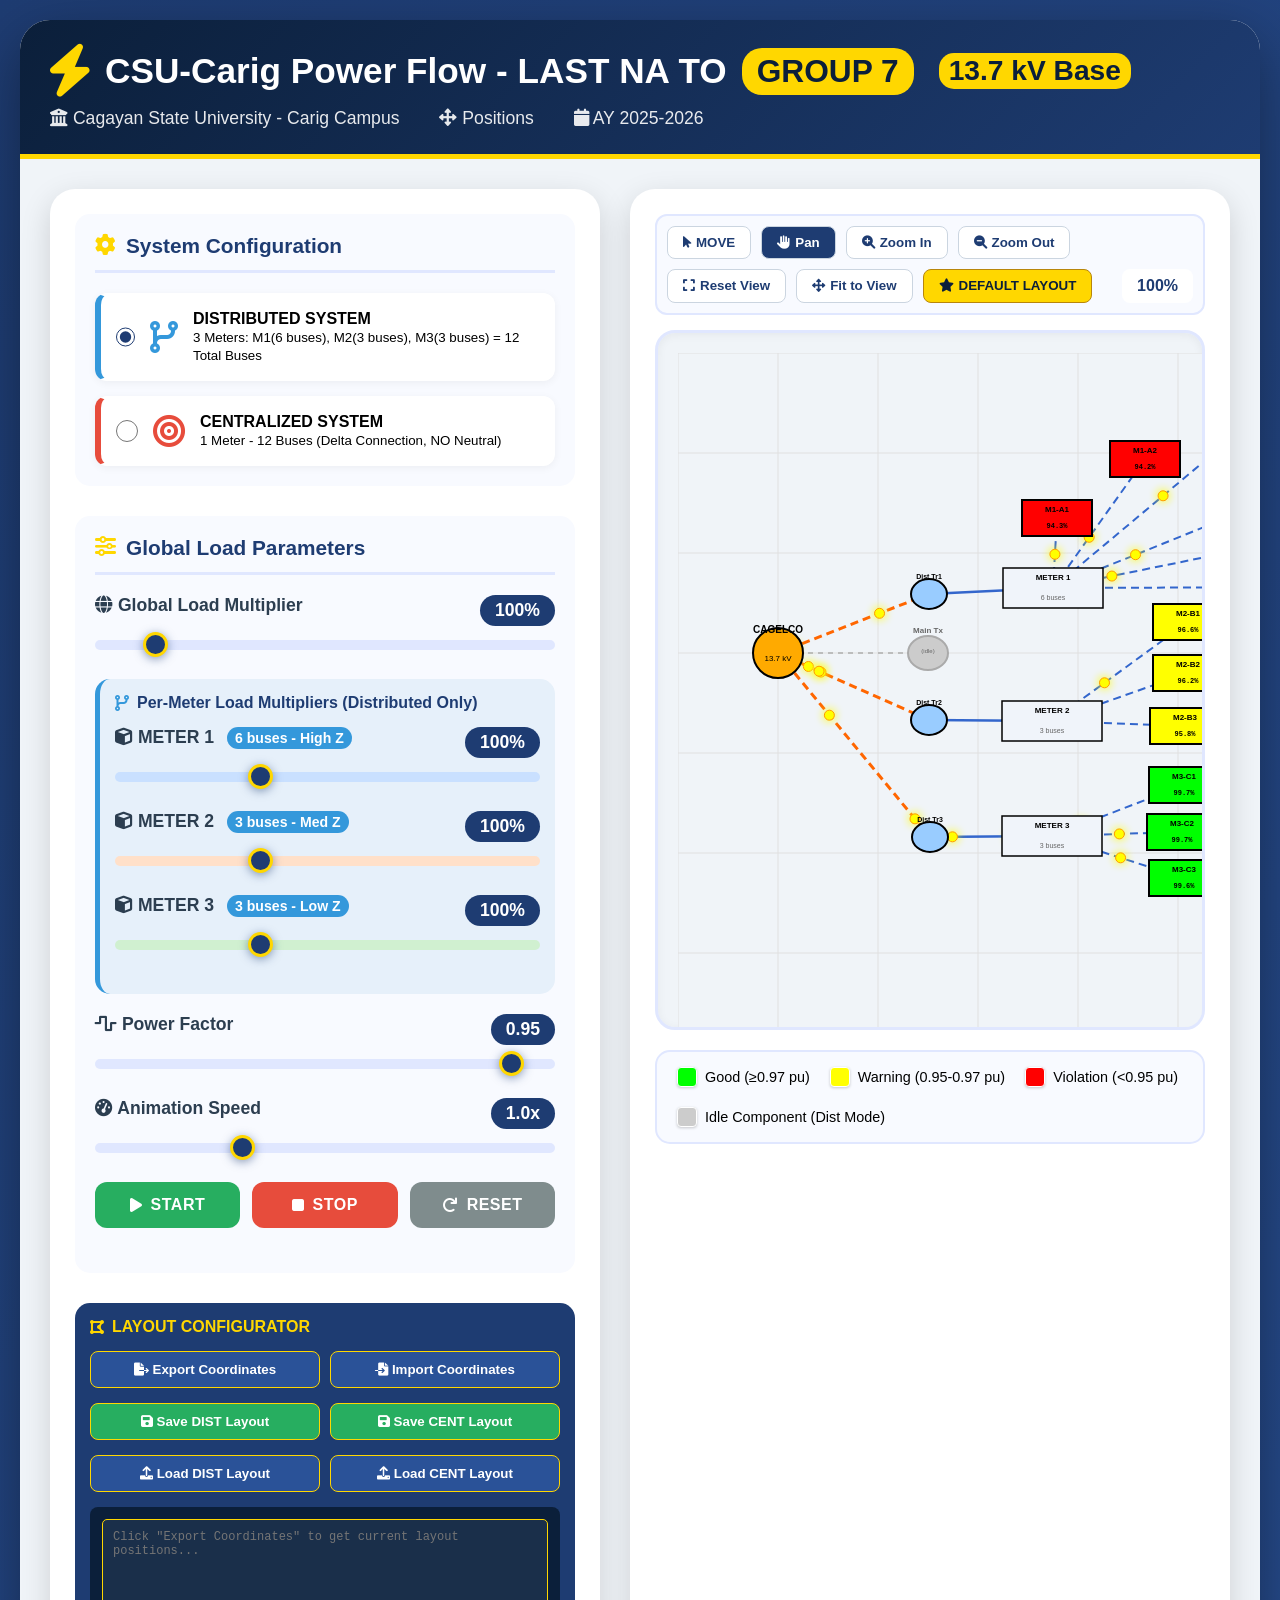
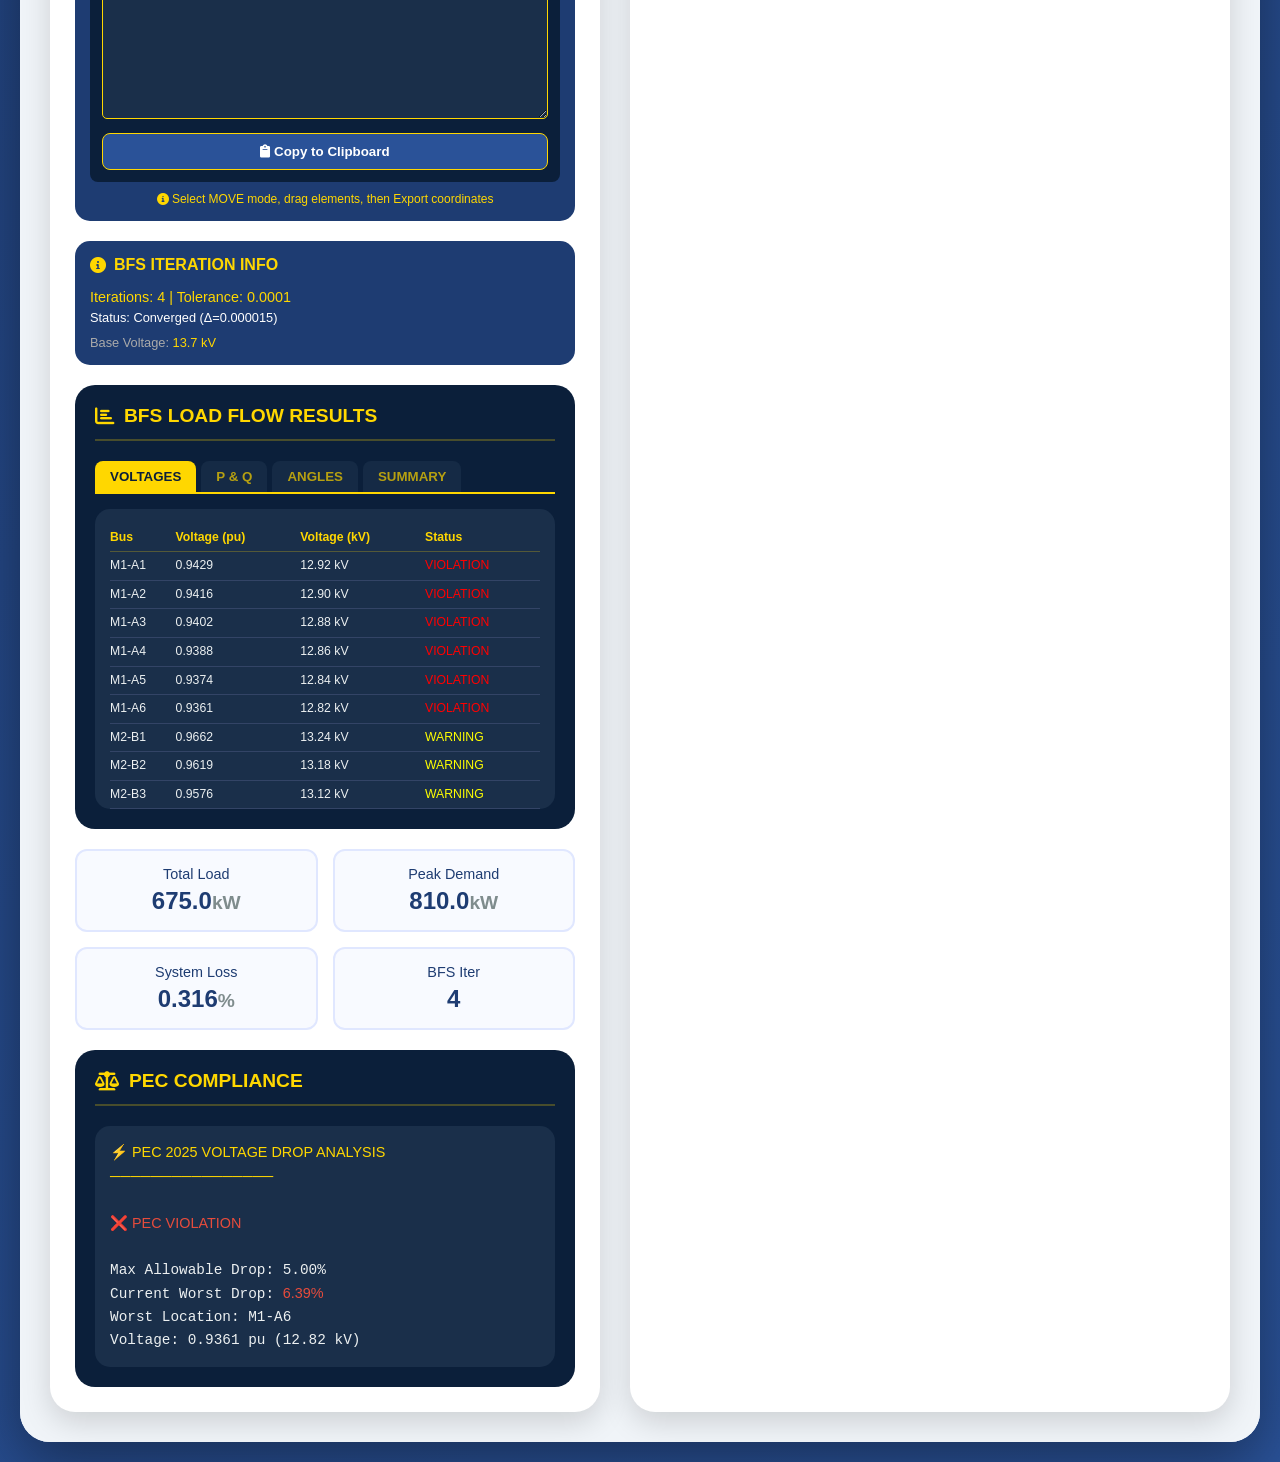
<file: index2.html>
<!DOCTYPE html>
<html lang="en">
<head>
    <meta charset="UTF-8">
    <meta name="viewport" content="width=device-width, initial-scale=1.0">
    <title>CSU-Carig Power Flow - LAST NA TO</title>
    <style>
        * {
            margin: 0;
            padding: 0;
            box-sizing: border-box;
            font-family: 'Segoe UI', Tahoma, Geneva, Verdana, sans-serif;
        }

        body {
            background: linear-gradient(135deg, #1e3c72 0%, #2a5298 100%);
            min-height: 100vh;
            padding: 20px;
        }

        .container {
            max-width: 100%;
            margin: 0 auto;
            background: rgba(255, 255, 255, 0.98);
            border-radius: 30px;
            box-shadow: 0 20px 60px rgba(0, 0, 0, 0.4);
            overflow: hidden;
        }

        .header {
            background: linear-gradient(135deg, #0b1f3a, #1e3c72);
            color: white;
            padding: 25px 30px;
            border-bottom: 5px solid #ffd700;
        }

        .header h1 {
            font-size: 2.2em;
            margin-bottom: 10px;
            display: flex;
            align-items: center;
            gap: 15px;
        }

        .header h1 i {
            color: #ffd700;
            font-size: 1.5em;
        }

        .header .subtitle {
            font-size: 1.1em;
            opacity: 0.9;
            display: flex;
            gap: 40px;
            flex-wrap: wrap;
        }

        .badge {
            background: #ffd700;
            color: #0b1f3a;
            padding: 5px 15px;
            border-radius: 20px;
            font-weight: bold;
            font-size: 0.9em;
        }

        .main-content {
            display: flex;
            padding: 30px;
            gap: 30px;
            background: #f0f4f8;
        }

        .left-panel {
            flex: 0 0 550px;
            background: white;
            border-radius: 25px;
            box-shadow: 0 10px 30px rgba(0, 0, 0, 0.15);
            padding: 25px;
            height: fit-content;
        }

        .control-section {
            margin-bottom: 30px;
            background: #f8faff;
            border-radius: 15px;
            padding: 20px;
        }

        .control-section h3 {
            color: #1e3c72;
            margin-bottom: 20px;
            font-size: 1.3em;
            display: flex;
            align-items: center;
            gap: 10px;
            border-bottom: 3px solid #e0e7ff;
            padding-bottom: 12px;
        }

        .control-section h3 i {
            color: #ffd700;
        }

        .radio-group {
            display: flex;
            flex-direction: column;
            gap: 15px;
        }

        .radio-option {
            display: flex;
            align-items: center;
            gap: 15px;
            padding: 15px;
            background: white;
            border-radius: 12px;
            cursor: pointer;
            transition: all 0.3s;
            border: 2px solid transparent;
            box-shadow: 0 2px 8px rgba(0,0,0,0.05);
        }

        .radio-option:hover {
            transform: translateX(8px);
            box-shadow: 0 5px 15px rgba(0,0,0,0.1);
        }

        .radio-option.distributed {
            border-left: 6px solid #3498db;
        }

        .radio-option.centralized {
            border-left: 6px solid #e74c3c;
        }

        .radio-option input[type="radio"] {
            width: 22px;
            height: 22px;
            accent-color: #1e3c72;
        }

        .slider-group {
            margin-bottom: 25px;
        }

        .slider-label {
            display: flex;
            justify-content: space-between;
            margin-bottom: 10px;
            color: #2c3e50;
            font-weight: 600;
            font-size: 1.1em;
        }

        .slider {
            width: 100%;
            height: 10px;
            border-radius: 5px;
            background: #e0e7ff;
            outline: none;
            -webkit-appearance: none;
        }

        .slider::-webkit-slider-thumb {
            -webkit-appearance: none;
            width: 25px;
            height: 25px;
            border-radius: 50%;
            background: #1e3c72;
            cursor: pointer;
            box-shadow: 0 2px 10px rgba(30, 60, 114, 0.5);
            transition: all 0.2s;
            border: 3px solid #ffd700;
        }

        .slider::-webkit-slider-thumb:hover {
            transform: scale(1.2);
            background: #2a5298;
        }

        .value-badge {
            background: #1e3c72;
            color: white;
            padding: 5px 15px;
            border-radius: 25px;
            font-size: 1em;
            font-weight: bold;
        }

        .button-grid {
            display: grid;
            grid-template-columns: repeat(3, 1fr);
            gap: 12px;
            margin: 25px 0;
        }

        .btn {
            padding: 14px;
            border: none;
            border-radius: 12px;
            font-weight: 700;
            cursor: pointer;
            transition: all 0.3s;
            display: flex;
            align-items: center;
            justify-content: center;
            gap: 8px;
            font-size: 1em;
            letter-spacing: 0.5px;
        }

        .btn-start {
            background: #27ae60;
            color: white;
        }

        .btn-start:hover {
            background: #2ecc71;
            transform: translateY(-3px);
            box-shadow: 0 10px 20px rgba(39, 174, 96, 0.4);
        }

        .btn-stop {
            background: #e74c3c;
            color: white;
        }

        .btn-stop:hover {
            background: #c0392b;
            transform: translateY(-3px);
            box-shadow: 0 10px 20px rgba(231, 76, 60, 0.4);
        }

        .btn-reset {
            background: #7f8c8d;
            color: white;
        }

        .btn-reset:hover {
            background: #95a5a6;
            transform: translateY(-3px);
        }

        .per-meter-section {
            margin: 20px 0;
            padding: 15px;
            background: #e6f0fa;
            border-radius: 15px;
            border-left: 5px solid #3498db;
        }

        .per-meter-title {
            color: #1e3c72;
            font-weight: bold;
            margin-bottom: 15px;
            display: flex;
            align-items: center;
            gap: 8px;
        }

        .meter-badge {
            font-size: 0.8em;
            padding: 3px 8px;
            border-radius: 12px;
            background: #3498db;
            color: white;
            margin-left: 8px;
        }

        .config-section {
            background: #1e3c72;
            border-radius: 15px;
            padding: 15px;
            margin-top: 20px;
            color: white;
        }

        .config-section h4 {
            color: #ffd700;
            margin-bottom: 15px;
            display: flex;
            align-items: center;
            gap: 8px;
        }

        .config-buttons {
            display: grid;
            grid-template-columns: 1fr 1fr;
            gap: 10px;
            margin-bottom: 15px;
        }

        .config-btn {
            background: #2a5298;
            color: white;
            border: none;
            padding: 10px;
            border-radius: 8px;
            cursor: pointer;
            font-weight: 600;
            transition: all 0.2s;
            border: 1px solid #ffd700;
        }

        .config-btn:hover {
            background: #ffd700;
            color: #1e3c72;
        }

        .config-export {
            background: #0b1f3a;
            border-radius: 8px;
            padding: 12px;
            margin-top: 10px;
        }

        .config-export textarea {
            width: 100%;
            height: 200px;
            background: #1a2f4a;
            color: #ffd700;
            border: 1px solid #ffd700;
            border-radius: 5px;
            padding: 10px;
            font-family: monospace;
            font-size: 12px;
            resize: vertical;
            margin-bottom: 10px;
        }

        .canvas-toolbar {
            display: flex;
            gap: 10px;
            margin-bottom: 15px;
            padding: 10px;
            background: #f8faff;
            border-radius: 12px;
            border: 2px solid #e0e7ff;
            flex-wrap: wrap;
        }

        .canvas-btn {
            padding: 8px 15px;
            border: none;
            border-radius: 8px;
            background: white;
            color: #1e3c72;
            font-weight: 600;
            cursor: pointer;
            transition: all 0.2s;
            border: 1px solid #cbd5e0;
            display: flex;
            align-items: center;
            gap: 5px;
        }

        .canvas-btn:hover {
            background: #1e3c72;
            color: white;
        }

        .canvas-btn.active {
            background: #1e3c72;
            color: white;
        }

        .canvas-btn.special {
            background: #ffd700;
            color: #0b1f3a;
            border-color: #b8860b;
        }

        .canvas-btn.special:hover {
            background: #ffed4a;
        }

        .zoom-level {
            margin-left: auto;
            padding: 8px 15px;
            background: white;
            border-radius: 8px;
            font-weight: 600;
            color: #1e3c72;
        }

        .data-panel {
            background: #0b1f3a;
            border-radius: 20px;
            padding: 20px;
            color: #ecf0f1;
            margin-top: 20px;
        }

        .data-panel h4 {
            color: #ffd700;
            margin-bottom: 20px;
            font-size: 1.2em;
            display: flex;
            align-items: center;
            gap: 10px;
            border-bottom: 2px solid #ffd70040;
            padding-bottom: 12px;
        }

        .data-content {
            font-family: 'Courier New', monospace;
            font-size: 0.9em;
            line-height: 1.6;
            background: #1a2f4a;
            padding: 15px;
            border-radius: 15px;
            max-height: 300px;
            overflow-y: auto;
        }

        .data-content::-webkit-scrollbar {
            width: 8px;
        }

        .data-content::-webkit-scrollbar-track {
            background: #1a2f4a;
        }

        .data-content::-webkit-scrollbar-thumb {
            background: #ffd700;
            border-radius: 4px;
        }

        .load-flow-table {
            width: 100%;
            border-collapse: collapse;
            font-size: 0.85em;
        }

        .load-flow-table th {
            color: #ffd700;
            text-align: left;
            padding: 4px 0;
            border-bottom: 1px solid #ffd70040;
        }

        .load-flow-table td {
            padding: 4px 0;
            border-bottom: 1px solid #334466;
        }

        .load-flow-table tr:last-child td {
            border-bottom: none;
        }

        .good { color: #00ff00; }
        .warning { color: #ffff00; }
        .violation { color: #ff0000; }

        .metrics-grid {
            display: grid;
            grid-template-columns: repeat(2, 1fr);
            gap: 15px;
            margin: 20px 0;
        }

        .metric-card {
            background: #f8faff;
            border-radius: 12px;
            padding: 15px;
            text-align: center;
            border: 2px solid #e0e7ff;
        }

        .metric-card .label {
            color: #1e3c72;
            font-size: 0.9em;
            margin-bottom: 5px;
        }

        .metric-card .value {
            font-size: 1.5em;
            font-weight: bold;
            color: #1e3c72;
        }

        .metric-card .unit {
            font-size: 0.8em;
            color: #7f8c8d;
        }

        .right-panel {
            flex: 1;
            min-width: 0;
            background: white;
            border-radius: 25px;
            box-shadow: 0 10px 30px rgba(0, 0, 0, 0.15);
            padding: 25px;
            display: flex;
            flex-direction: column;
        }

        .canvas-container {
            background: #f0f4f8;
            border-radius: 20px;
            padding: 20px;
            position: relative;
            overflow: auto;
            height: 700px;
            width: 100%;
            border: 3px solid #e0e7ff;
            box-shadow: inset 0 2px 10px rgba(0,0,0,0.05);
            cursor: grab;
        }

        .canvas-container:active {
            cursor: grabbing;
        }

        #powerCanvas {
            display: block;
            background: #f0f4f8;
            width: 3000px;
            height: 2200px;
            max-width: none;
            transform-origin: 0 0;
        }

        .legend {
            display: flex;
            gap: 20px;
            margin-top: 20px;
            padding: 15px 20px;
            background: #f8faff;
            border-radius: 15px;
            flex-wrap: wrap;
            border: 2px solid #e0e7ff;
            font-size: 0.9em;
        }

        .legend-item {
            display: flex;
            align-items: center;
            gap: 8px;
        }

        .color-box {
            width: 20px;
            height: 20px;
            border-radius: 4px;
            border: 1px solid white;
            box-shadow: 0 1px 3px rgba(0,0,0,0.2);
        }

        .color-box.green { background: #00ff00; }
        .color-box.yellow { background: #ffff00; }
        .color-box.red { background: #ff0000; }
        .color-box.gray { background: #cccccc; }

        .tab-container {
            display: flex;
            gap: 5px;
            margin-bottom: 15px;
            border-bottom: 2px solid #ffd700;
        }

        .tab {
            padding: 8px 15px;
            background: #1a2f4a;
            color: #ffd700;
            border: none;
            border-radius: 8px 8px 0 0;
            cursor: pointer;
            font-weight: 600;
            opacity: 0.7;
        }

        .tab.active {
            opacity: 1;
            background: #ffd700;
            color: #0b1f3a;
        }

        .tab-content {
            display: none;
        }

        .tab-content.active {
            display: block;
        }

        .base-kv-badge {
            background: #ffd700;
            color: #0b1f3a;
            padding: 2px 10px;
            border-radius: 15px;
            font-size: 0.8em;
            font-weight: bold;
            margin-left: 10px;
        }
    </style>
    <link rel="stylesheet" href="https://cdnjs.cloudflare.com/ajax/libs/font-awesome/6.0.0/css/all.min.css">
</head>
<body>
    <div class="container">
        <div class="header">
            <h1>
                <i class="fas fa-bolt"></i>
                CSU-Carig Power Flow - LAST NA TO
                <span class="badge">GROUP 7</span>
                <span class="base-kv-badge">13.7 kV Base</span>
            </h1>
            <div class="subtitle">
                <span><i class="fas fa-university"></i> Cagayan State University - Carig Campus</span>
                <span><i class="fas fa-arrows-alt"></i> Positions</span>
                <span><i class="fas fa-calendar"></i> AY 2025-2026</span>
            </div>
        </div>

        <div class="main-content">
            <!-- Left Panel -->
            <div class="left-panel">
                <div class="control-section">
                    <h3><i class="fas fa-cog"></i> System Configuration</h3>
                    <div class="radio-group">
                        <label class="radio-option distributed">
                            <input type="radio" name="system" value="distributed" checked onchange="changeSystem('distributed')">
                            <i class="fas fa-code-branch fa-2x" style="color: #3498db;"></i>
                            <div>
                                <strong>DISTRIBUTED SYSTEM</strong><br>
                                <small>3 Meters: M1(6 buses), M2(3 buses), M3(3 buses) = 12 Total Buses</small>
                            </div>
                        </label>
                        <label class="radio-option centralized">
                            <input type="radio" name="system" value="centralized" onchange="changeSystem('centralized')">
                            <i class="fas fa-bullseye fa-2x" style="color: #e74c3c;"></i>
                            <div>
                                <strong>CENTRALIZED SYSTEM</strong><br>
                                <small>1 Meter - 12 Buses (Delta Connection, NO Neutral)</small>
                            </div>
                        </label>
                    </div>
                </div>

                <div class="control-section">
                    <h3><i class="fas fa-sliders-h"></i> Global Load Parameters</h3>
                    
                    <div class="slider-group">
                        <div class="slider-label">
                            <span><i class="fas fa-globe"></i> Global Load Multiplier</span>
                            <span class="value-badge" id="loadValue">100%</span>
                        </div>
                        <input type="range" class="slider" id="loadSlider" min="0.5" max="5.0" step="0.1" value="1.0" oninput="updateLoad(this.value)">
                    </div>

                    <!-- PER-METER LOAD MULTIPLIERS -->
                    <div class="per-meter-section">
                        <div class="per-meter-title">
                            <i class="fas fa-code-branch" style="color: #3498db;"></i> 
                            Per-Meter Load Multipliers (Distributed Only)
                        </div>
                        
                        <div class="slider-group">
                            <div class="slider-label">
                                <span><i class="fas fa-cube"></i> METER 1 <span class="meter-badge">6 buses - High Z</span></span>
                                <span class="value-badge" id="meter1Value">100%</span>
                            </div>
                            <input type="range" class="slider" id="meter1Slider" min="0.5" max="2.0" step="0.1" value="1.0" oninput="updateMeterLM('meter1', this.value)" style="background: #c9e0ff;">
                        </div>

                        <div class="slider-group">
                            <div class="slider-label">
                                <span><i class="fas fa-cube"></i> METER 2 <span class="meter-badge">3 buses - Med Z</span></span>
                                <span class="value-badge" id="meter2Value">100%</span>
                            </div>
                            <input type="range" class="slider" id="meter2Slider" min="0.5" max="2.0" step="0.1" value="1.0" oninput="updateMeterLM('meter2', this.value)" style="background: #ffe0c9;">
                        </div>

                        <div class="slider-group">
                            <div class="slider-label">
                                <span><i class="fas fa-cube"></i> METER 3 <span class="meter-badge">3 buses - Low Z</span></span>
                                <span class="value-badge" id="meter3Value">100%</span>
                            </div>
                            <input type="range" class="slider" id="meter3Slider" min="0.5" max="2.0" step="0.1" value="1.0" oninput="updateMeterLM('meter3', this.value)" style="background: #d0f0d0;">
                        </div>
                    </div>

                    <div class="slider-group">
                        <div class="slider-label">
                            <span><i class="fas fa-wave-square"></i> Power Factor</span>
                            <span class="value-badge" id="pfValue">0.95</span>
                        </div>
                        <input type="range" class="slider" id="pfSlider" min="0.3" max="1.0" step="0.01" value="0.95" oninput="updatePF(this.value)">
                    </div>

                    <div class="slider-group">
                        <div class="slider-label">
                            <span><i class="fas fa-tachometer-alt"></i> Animation Speed</span>
                            <span class="value-badge" id="speedValue">1.0x</span>
                        </div>
                        <input type="range" class="slider" id="speedSlider" min="0.1" max="3.0" step="0.1" value="1.0" oninput="updateSpeed(this.value)">
                    </div>

                    <div class="button-grid">
                        <button class="btn btn-start" onclick="startAnimation()">
                            <i class="fas fa-play"></i> START
                        </button>
                        <button class="btn btn-stop" onclick="stopAnimation()">
                            <i class="fas fa-stop"></i> STOP
                        </button>
                        <button class="btn btn-reset" onclick="resetSimulation()">
                            <i class="fas fa-redo"></i> RESET
                        </button>
                    </div>
                </div>

                <!-- LAYOUT CONFIGURATOR PANEL -->
                <div class="config-section">
                    <h4><i class="fas fa-draw-polygon"></i> LAYOUT CONFIGURATOR</h4>
                    
                    <div style="display: flex; gap: 10px; margin-bottom: 15px;">
                        <button class="config-btn" style="flex: 1;" onclick="exportCurrentCoordinates()">
                            <i class="fas fa-file-export"></i> Export Coordinates
                        </button>
                        <button class="config-btn" style="flex: 1;" onclick="importCoordinates()">
                            <i class="fas fa-file-import"></i> Import Coordinates
                        </button>
                    </div>
                    
                    <div style="display: flex; gap: 10px; margin-bottom: 15px;">
                        <button class="config-btn" style="flex: 1; background: #27ae60;" onclick="saveDistributedLayout()">
                            <i class="fas fa-save"></i> Save DIST Layout
                        </button>
                        <button class="config-btn" style="flex: 1; background: #27ae60;" onclick="saveCentralizedLayout()">
                            <i class="fas fa-save"></i> Save CENT Layout
                        </button>
                    </div>
                    
                    <div style="display: flex; gap: 10px; margin-bottom: 15px;">
                        <button class="config-btn" style="flex: 1;" onclick="loadDistributedLayout()">
                            <i class="fas fa-upload"></i> Load DIST Layout
                        </button>
                        <button class="config-btn" style="flex: 1;" onclick="loadCentralizedLayout()">
                            <i class="fas fa-upload"></i> Load CENT Layout
                        </button>
                    </div>
                    
                    <div class="config-export">
                        <textarea id="layoutConfigText" placeholder='Click "Export Coordinates" to get current layout positions...'></textarea>
                        <button class="config-btn" style="width: 100%;" onclick="copyToClipboard()">
                            <i class="fas fa-clipboard"></i> Copy to Clipboard
                        </button>
                    </div>
                    
                    <div style="margin-top: 10px; color: #ffd700; font-size: 12px; text-align: center;">
                        <i class="fas fa-info-circle"></i> Select MOVE mode, drag elements, then Export coordinates
                    </div>
                </div>

                <!-- BFS Info Panel -->
                <div class="config-section">
                    <h4><i class="fas fa-info-circle"></i> BFS ITERATION INFO</h4>
                    <div id="bfsInfo" style="font-size: 0.9em; color: #ffd700;">
                        Iterations: 0 | Tolerance: 0.0001
                    </div>
                    <div id="bfsStatus" style="margin-top: 5px; font-size: 0.8em;">
                        Status: Ready
                    </div>
                    <div style="margin-top: 10px; font-size: 0.8em; color: #aaa;">
                        Base Voltage: <span style="color: #ffd700;">13.7 kV</span>
                    </div>
                </div>

                <!-- Load Flow Results Tabs -->
                <div class="data-panel">
                    <h4><i class="fas fa-chart-bar"></i> BFS LOAD FLOW RESULTS</h4>
                    
                    <div class="tab-container">
                        <button class="tab active" onclick="switchTab('voltages')">VOLTAGES</button>
                        <button class="tab" onclick="switchTab('power')">P & Q</button>
                        <button class="tab" onclick="switchTab('angles')">ANGLES</button>
                        <button class="tab" onclick="switchTab('summary')">SUMMARY</button>
                    </div>
                    
                    <div id="voltages-tab" class="tab-content active">
                        <div class="data-content" id="voltageDisplay">
                            Computing voltages...
                        </div>
                    </div>
                    
                    <div id="power-tab" class="tab-content">
                        <div class="data-content" id="powerDisplay">
                            Computing power flow...
                        </div>
                    </div>
                    
                    <div id="angles-tab" class="tab-content">
                        <div class="data-content" id="angleDisplay">
                            Computing voltage angles...
                        </div>
                    </div>
                    
                    <div id="summary-tab" class="tab-content">
                        <div class="data-content" id="summaryDisplay">
                            Computing summary...
                        </div>
                    </div>
                </div>

                <!-- System Metrics -->
                <div class="metrics-grid" id="loadMetrics">
                    <!-- Populated by JavaScript -->
                </div>

                <!-- PEC Compliance -->
                <div class="data-panel">
                    <h4><i class="fas fa-balance-scale"></i> PEC COMPLIANCE</h4>
                    <div class="data-content" id="complianceDisplay">
                        Calculating compliance...
                    </div>
                </div>
            </div>

            <!-- Right Panel -->
            <div class="right-panel">
                <div class="canvas-toolbar">
                    <button class="canvas-btn" onclick="setMode('select')" id="modeSelect">
                        <i class="fas fa-mouse-pointer"></i> MOVE
                    </button>
                    <button class="canvas-btn" onclick="setMode('pan')" id="modePan">
                        <i class="fas fa-hand-paper"></i> Pan
                    </button>
                    <button class="canvas-btn" onclick="zoomIn()">
                        <i class="fas fa-search-plus"></i> Zoom In
                    </button>
                    <button class="canvas-btn" onclick="zoomOut()">
                        <i class="fas fa-search-minus"></i> Zoom Out
                    </button>
                    <button class="canvas-btn" onclick="resetView()">
                        <i class="fas fa-expand"></i> Reset View
                    </button>
                    <button class="canvas-btn" onclick="fitToView()">
                        <i class="fas fa-arrows-alt"></i> Fit to View
                    </button>
                    <button class="canvas-btn special" onclick="loadDefaultLayout()">
                        <i class="fas fa-star"></i> DEFAULT LAYOUT
                    </button>
                    <span class="zoom-level" id="zoomLevel">100%</span>
                </div>
                <div class="canvas-container" id="canvasContainer">
                    <canvas id="powerCanvas" width="3000" height="2200"></canvas>
                </div>

                <!-- Legend -->
                <div class="legend">
                    <div class="legend-item"><div class="color-box green"></div><span>Good (≥0.97 pu)</span></div>
                    <div class="legend-item"><div class="color-box yellow"></div><span>Warning (0.95-0.97 pu)</span></div>
                    <div class="legend-item"><div class="color-box red"></div><span>Violation (<0.95 pu)</span></div>
                    <div class="legend-item"><div class="color-box gray"></div><span>Idle Component (Dist Mode)</span></div>
                </div>
            </div>
        </div>
    </div>

    <script>
        // ===========================================
        // ===== YOUR EXACT COORDINATES =====
        // ===========================================
        const CONFIG = {
            sourcePos: { x: 100, y: 300 },
            mainTxPos: { x: 250, y: 300 },
            
            // YOUR DISTRIBUTED LAYOUT POSITIONS
            distBusPositions: [
                { x: 379, y: 165 },  // M1-A1
                { x: 467, y: 106 },  // M1-A2
                { x: 566, y: 75 },   // M1-A3
                { x: 660, y: 120 },  // M1-A4
                { x: 661, y: 177 },  // M1-A5
                { x: 660, y: 234 },  // M1-A6
                { x: 510, y: 269 },  // M2-B1
                { x: 510, y: 320 },  // M2-B2
                { x: 507, y: 373 },  // M2-B3
                { x: 506, y: 432 },  // M3-C1
                { x: 504, y: 479 },  // M3-C2
                { x: 506, y: 525 }   // M3-C3
            ],
            
            distMeterPos: {
                'METER 1 (300 kVA)': { x: 375, y: 235 },
                'METER 2 (300 kVA)': { x: 374, y: 368 },
                'METER 3 (150 kVA)': { x: 374, y: 483 }
            },
            
            distTxPos: [
                { x: 251, y: 241 },  // Dist Tx for METER 1
                { x: 251, y: 367 },  // Dist Tx for METER 2
                { x: 252, y: 484 }   // Dist Tx for METER 3
            ],
            
            // YOUR CENTRALIZED LAYOUT POSITIONS
            centBusPositions: [
                { x: 416.07, y: 213.78 },  // Bus 1
                { x: 517.04, y: 168.88 },  // Bus 2
                { x: 622.41, y: 141.08 },  // Bus 3
                { x: 695.48, y: 198.04 },  // Bus 4
                { x: 709.35, y: 277.79 },  // Bus 5
                { x: 735.90, y: 354.72 },  // Bus 6
                { x: 736.90, y: 420.85 },  // Bus 7
                { x: 720.85, y: 480.66 },  // Bus 8
                { x: 696.92, y: 538.05 },  // Bus 9
                { x: 660.75, y: 595.74 },  // Bus 10
                { x: 609.36, y: 650.48 },  // Bus 11
                { x: 520.70, y: 679.07 }   // Bus 12
            ],
            
            centMeterPos: {
                'Catgelo 1 → (Met) 1500 kVA': { x: 416, y: 299 }
            }
        };
        
        // ===========================================
        // SYSTEM CONSTANTS
        // ===========================================
        let systemType = 'distributed';
        let animationRunning = true;
        let loadMultiplier = 1.0;
        let powerFactor = 0.95;
        let animationSpeed = 1.0;
        let animationFrame;
        
        const transformerPF = 0.9;
        const Vbase = 230;
        const Sbase = 25000;
        const BFS_TOLERANCE = 0.0001;
        const BFS_MAX_ITER = 50;
        const basekV = 13.7;

        // ===========================================
        // PER-METER LOAD MULTIPLIERS
        // ===========================================
        let meterLM = {
            meter1: 1.0,
            meter2: 1.0,
            meter3: 1.0
        };

        function updateMeterLM(meter, value) {
            meterLM[meter] = parseFloat(value);
            document.getElementById(meter + 'Value').textContent = (value * 100).toFixed(0) + '%';
            
            const slider = document.getElementById(meter + 'Slider');
            if (value > 1.5) slider.style.background = '#ffcccc';
            else if (value > 1.2) slider.style.background = '#ffe0cc';
            else if (value < 0.8) slider.style.background = '#cce5ff';
            else {
                if (meter === 'meter1') slider.style.background = '#c9e0ff';
                else if (meter === 'meter2') slider.style.background = '#ffe0c9';
                else slider.style.background = '#d0f0d0';
            }
            
            updateAllDisplays();
            drawCanvas();
        }

        // ===========================================
        // BUS NAMES AND RATINGS
        // ===========================================
        const distBusNames = [
            "M1-A1", "M1-A2", "M1-A3", "M1-A4", "M1-A5", "M1-A6",
            "M2-B1", "M2-B2", "M2-B3",
            "M3-C1", "M3-C2", "M3-C3"
        ];

        const centBusNames = [
            "Bus 1", "Bus 2", "Bus 3", "Bus 4", "Bus 5", "Bus 6",
            "Bus 7", "Bus 8", "Bus 9", "Bus 10", "Bus 11", "Bus 12"
        ];

        const distBuses = [
            { name: "M1-A1", kva: 50 }, { name: "M1-A2", kva: 50 }, 
            { name: "M1-A3", kva: 50 }, { name: "M1-A4", kva: 50 },
            { name: "M1-A5", kva: 50 }, { name: "M1-A6", kva: 50 },
            { name: "M2-B1", kva: 100 }, { name: "M2-B2", kva: 100 }, 
            { name: "M2-B3", kva: 100 },
            { name: "M3-C1", kva: 50 }, { name: "M3-C2", kva: 50 }, 
            { name: "M3-C3", kva: 50 }
        ];

        const centBuses = [
            { name: "Bus 1", kva: 125 }, { name: "Bus 2", kva: 125 },
            { name: "Bus 3", kva: 125 }, { name: "Bus 4", kva: 125 },
            { name: "Bus 5", kva: 125 }, { name: "Bus 6", kva: 125 },
            { name: "Bus 7", kva: 125 }, { name: "Bus 8", kva: 125 },
            { name: "Bus 9", kva: 125 }, { name: "Bus 10", kva: 125 },
            { name: "Bus 11", kva: 125 }, { name: "Bus 12", kva: 125 }
        ];

        let Pbase = [];
        let Qbase = [];

        const lineData = {
            distributed: {
                meter1: { r: 0.0114, x: 0.0473 },
                meter2: { r: 0.0055, x: 0.0226 },
                meter3: { r: 0.0011, x: 0.0046 }
            },
            centralized: {
                main: { r: 0.0158, x: 0.0656 }
            }
        };

        // Load flow results storage
        let loadFlowResults = {
            voltages: [], angles: [], P: [], Q: [], branchP: [], branchQ: [],
            branchCurrents: [], branchLossesP: [], branchLossesQ: [],
            totalP: 0, totalQ: 0, totalPLoss: 0, totalQLoss: 0,
            iterations: 0, maxDeviation: 0
        };

        let networkBranches = [];
        let nodeChildren = {};

        function updatePbase() {
            if (systemType === 'distributed') {
                Pbase = distBuses.map(bus => bus.kva * transformerPF);
                Qbase = distBuses.map(bus => bus.kva * Math.sqrt(1 - transformerPF * transformerPF));
            } else {
                Pbase = centBuses.map(bus => bus.kva * transformerPF);
                Qbase = centBuses.map(bus => bus.kva * Math.sqrt(1 - transformerPF * transformerPF));
            }
        }
        updatePbase();

        // ===========================================
        // CURRENT POSITIONS (initialized with your config)
        // ===========================================
        let sourcePos = { ...CONFIG.sourcePos };
        let mainTxPos = { ...CONFIG.mainTxPos };
        let busPositions = JSON.parse(JSON.stringify(CONFIG.distBusPositions));
        let meterPos = JSON.parse(JSON.stringify(CONFIG.distMeterPos));
        let distTxPos = JSON.parse(JSON.stringify(CONFIG.distTxPos));
        let particles = [];
        let busVoltages = [];

        // Saved layouts storage
        let savedDistLayout = null;
        let savedCentLayout = null;

        // Canvas interaction variables
        let scale = 1.0;
        let offsetX = 0;
        let offsetY = 0;
        let isDragging = false;
        let lastX, lastY;
        let mode = 'pan';
        let selectedElement = null;
        let selectedType = null;
        let selectedIndex = null;
        let selectedName = null;
        let dragOffsetX, dragOffsetY;

        // ===========================================
        // LAYOUT CONFIGURATION FUNCTIONS
        // ===========================================
        function exportCurrentCoordinates() {
            let layoutData;
            
            if (systemType === 'distributed') {
                layoutData = {
                    type: 'distributed',
                    sourcePos: sourcePos,
                    mainTxPos: mainTxPos,
                    busPositions: busPositions,
                    meterPos: meterPos,
                    distTxPos: distTxPos
                };
            } else {
                layoutData = {
                    type: 'centralized',
                    sourcePos: sourcePos,
                    mainTxPos: mainTxPos,
                    busPositions: busPositions,
                    meterPos: meterPos
                };
            }
            
            const jsonString = JSON.stringify(layoutData, null, 2);
            document.getElementById('layoutConfigText').value = jsonString;
        }

        function importCoordinates() {
            try {
                const jsonString = document.getElementById('layoutConfigText').value;
                const layoutData = JSON.parse(jsonString);
                
                if (layoutData.type === 'distributed' && systemType === 'distributed') {
                    if (layoutData.sourcePos) sourcePos = layoutData.sourcePos;
                    if (layoutData.mainTxPos) mainTxPos = layoutData.mainTxPos;
                    busPositions = layoutData.busPositions;
                    meterPos = layoutData.meterPos;
                    distTxPos = layoutData.distTxPos || [];
                    initParticles();
                    drawCanvas();
                    alert('Distributed layout imported!');
                } else if (layoutData.type === 'centralized' && systemType === 'centralized') {
                    if (layoutData.sourcePos) sourcePos = layoutData.sourcePos;
                    if (layoutData.mainTxPos) mainTxPos = layoutData.mainTxPos;
                    busPositions = layoutData.busPositions;
                    meterPos = layoutData.meterPos;
                    distTxPos = [];
                    initParticles();
                    drawCanvas();
                    alert('Centralized layout imported!');
                } else {
                    alert(`Layout type mismatch. Current system is ${systemType} but layout is ${layoutData.type}`);
                }
            } catch (e) {
                alert('Invalid layout configuration: ' + e.message);
            }
        }

        function saveDistributedLayout() {
            savedDistLayout = {
                sourcePos: { ...sourcePos },
                mainTxPos: { ...mainTxPos },
                busPositions: JSON.parse(JSON.stringify(busPositions)),
                meterPos: JSON.parse(JSON.stringify(meterPos)),
                distTxPos: JSON.parse(JSON.stringify(distTxPos))
            };
            alert('Distributed layout saved to memory!');
            exportCurrentCoordinates();
        }

        function saveCentralizedLayout() {
            savedCentLayout = {
                sourcePos: { ...sourcePos },
                mainTxPos: { ...mainTxPos },
                busPositions: JSON.parse(JSON.stringify(busPositions)),
                meterPos: JSON.parse(JSON.stringify(meterPos))
            };
            alert('Centralized layout saved to memory!');
            exportCurrentCoordinates();
        }

        function loadDistributedLayout() {
            if (savedDistLayout) {
                sourcePos = { ...savedDistLayout.sourcePos };
                mainTxPos = { ...savedDistLayout.mainTxPos };
                busPositions = JSON.parse(JSON.stringify(savedDistLayout.busPositions));
                meterPos = JSON.parse(JSON.stringify(savedDistLayout.meterPos));
                distTxPos = JSON.parse(JSON.stringify(savedDistLayout.distTxPos));
                initParticles();
                drawCanvas();
                alert('Distributed layout loaded from memory!');
            } else {
                alert('No saved distributed layout found. Save one first.');
            }
        }

        function loadCentralizedLayout() {
            if (savedCentLayout) {
                sourcePos = { ...savedCentLayout.sourcePos };
                mainTxPos = { ...savedCentLayout.mainTxPos };
                busPositions = JSON.parse(JSON.stringify(savedCentLayout.busPositions));
                meterPos = JSON.parse(JSON.stringify(savedCentLayout.meterPos));
                distTxPos = [];
                initParticles();
                drawCanvas();
                alert('Centralized layout loaded from memory!');
            } else {
                alert('No saved centralized layout found. Save one first.');
            }
        }

        function loadDefaultLayout() {
            sourcePos = { ...CONFIG.sourcePos };
            mainTxPos = { ...CONFIG.mainTxPos };
            
            if (systemType === 'distributed') {
                busPositions = JSON.parse(JSON.stringify(CONFIG.distBusPositions));
                meterPos = JSON.parse(JSON.stringify(CONFIG.distMeterPos));
                distTxPos = JSON.parse(JSON.stringify(CONFIG.distTxPos));
            } else {
                busPositions = JSON.parse(JSON.stringify(CONFIG.centBusPositions));
                meterPos = JSON.parse(JSON.stringify(CONFIG.centMeterPos));
                distTxPos = [];
            }
            
            initParticles();
            drawCanvas();
        }

        function copyToClipboard() {
            const textarea = document.getElementById('layoutConfigText');
            textarea.select();
            document.execCommand('copy');
            alert('Layout copied to clipboard!');
        }

        // ===========================================
        // NETWORK TOPOLOGY FUNCTIONS
        // ===========================================
        function buildNetworkTopology() {
            const branches = [];
            const children = {};
            
            if (systemType === 'distributed') {
                branches.push({ from: 0, to: 1, r: lineData.distributed.meter1.r, x: lineData.distributed.meter1.x, name: 'Src-M1' });
                branches.push({ from: 0, to: 2, r: lineData.distributed.meter2.r, x: lineData.distributed.meter2.x, name: 'Src-M2' });
                branches.push({ from: 0, to: 3, r: lineData.distributed.meter3.r, x: lineData.distributed.meter3.x, name: 'Src-M3' });
                
                // Meter 1 branches
                // Meter 1 branches
for (let i = 0; i < 6; i++) {
    const factor = 0.3 + (i * 0.15);
    branches.push({ 
        from: 1, to: 4 + i, 
        r: lineData.distributed.meter1.r * factor * 1.0, // CHANGED to 1.0
        x: lineData.distributed.meter1.x * factor * 1.0, // CHANGED to 1.0
        name: `M1-A${i+1}` 
    });
}
                
                for (let i = 0; i < 3; i++) {
                    const factor = 0.5 + (i * 0.25);
                    branches.push({ 
                        from: 2, to: 10 + i, 
                        r: lineData.distributed.meter2.r * factor * 2.0,
                        x: lineData.distributed.meter2.x * factor * 2.0, 
                        name: `M2-B${i+1}` 
                    });
                }
                
                for (let i = 0; i < 3; i++) {
                    const factor = 0.5 + (i * 0.25);
                    branches.push({ 
                        from: 3, to: 13 + i, 
                        r: lineData.distributed.meter3.r * factor * 1.5,
                        x: lineData.distributed.meter3.x * factor * 1.5, 
                        name: `M3-C${i+1}` 
                    });
                }
                
                branches.forEach(b => {
                    if (!children[b.from]) children[b.from] = [];
                    children[b.from].push(b);
                });
                
            } else {
                for (let i = 0; i < 12; i++) {
                    const factor = 0.15 + (i * 0.08);
                    branches.push({ 
                        from: i, to: i + 1, 
                        r: lineData.centralized.main.r * factor * 3.0,
                        x: lineData.centralized.main.x * factor * 3.0, 
                        name: `Bus${i}-Bus${i+1}` 
                    });
                }
                
                branches.forEach(b => {
                    if (!children[b.from]) children[b.from] = [];
                    children[b.from].push(b);
                });
            }
            
            return { branches, children };
        }

        // ===========================================
        // BACKWARD FORWARD SWEEP METHOD
        // ===========================================
        function backwardForwardSweep() {
            const topology = buildNetworkTopology();
            networkBranches = topology.branches;
            nodeChildren = topology.children;
            
            const busCount = systemType === 'distributed' ? 16 : 13;
            
            let V = new Array(busCount).fill(1.0);
            let V_prev = [...V];
            let I = new Array(networkBranches.length).fill(0);
            let P_loss = new Array(networkBranches.length).fill(0);
            let Q_loss = new Array(networkBranches.length).fill(0);
            
            let iteration = 0;
            let maxDeviation = 1.0;
            
            while (maxDeviation > BFS_TOLERANCE && iteration < BFS_MAX_ITER) {
                iteration++;
                
                const loadCurrents = new Array(busCount).fill(0);
                
                for (let i = 0; i < busCount; i++) {
                    let isLoadBus = false;
                    let loadIndex = -1;
                    let meterFactor = 1.0;
                    
                    if (systemType === 'distributed') {
                        if (i >= 4 && i <= 9) {
                            isLoadBus = true;
                            loadIndex = i - 4;
                            meterFactor = meterLM.meter1;
                        } else if (i >= 10 && i <= 12) {
                            isLoadBus = true;
                            loadIndex = i - 4;
                            meterFactor = meterLM.meter2;
                        } else if (i >= 13 && i <= 15) {
                            isLoadBus = true;
                            loadIndex = i - 4;
                            meterFactor = meterLM.meter3;
                        }
                    } else {
                        if (i >= 1 && i <= 12) {
                            isLoadBus = true;
                            loadIndex = i - 1;
                            meterFactor = 1.0;
                        }
                    }
                    
                    if (isLoadBus && loadIndex !== -1 && loadIndex < Pbase.length) {
                        const P = Pbase[loadIndex] * loadMultiplier * meterFactor;
                        const Q = Qbase[loadIndex] * loadMultiplier * meterFactor * (powerFactor / 0.95);
                        
                        const S_mag = Math.sqrt(P*P + Q*Q) / 1000;
                        loadCurrents[i] = S_mag / Math.max(0.7, V[i]);
                    }
                }
                
                for (let j = 0; j < networkBranches.length; j++) {
                    const branch = networkBranches[j];
                    I[j] = loadCurrents[branch.to];
                }
                
                const visited = new Array(busCount).fill(false);
                
                function backwardSweep(node) {
                    if (visited[node]) return 0;
                    visited[node] = true;
                    
                    let totalCurrent = loadCurrents[node];
                    
                    if (nodeChildren[node]) {
                        for (let childBranch of nodeChildren[node]) {
                            const childIndex = networkBranches.indexOf(childBranch);
                            if (childIndex !== -1) {
                                const childCurrent = backwardSweep(childBranch.to);
                                I[childIndex] = childCurrent;
                                totalCurrent += childCurrent;
                            }
                        }
                    }
                    
                    return totalCurrent;
                }
                
                visited.fill(false);
                if (nodeChildren[0]) {
                    for (let childBranch of nodeChildren[0]) {
                        const childIndex = networkBranches.indexOf(childBranch);
                        if (childIndex !== -1) {
                            I[childIndex] = backwardSweep(childBranch.to);
                        }
                    }
                }
                
                V[0] = 1.0;
                
                const queue = [0];
                const forwardVisited = new Array(busCount).fill(false);
                forwardVisited[0] = true;
                
                while (queue.length > 0) {
                    const currentNode = queue.shift();
                    
                    if (nodeChildren[currentNode]) {
                        for (let childBranch of nodeChildren[currentNode]) {
                            const childNode = childBranch.to;
                            if (!forwardVisited[childNode]) {
                                const branchIndex = networkBranches.indexOf(childBranch);
                                if (branchIndex !== -1) {
                                    const Z_mag = Math.sqrt(childBranch.r*childBranch.r + childBranch.x*childBranch.x);
                                    // FORWARD SWEEP - REDUCED DROP FOR CENTRALIZED
// FORWARD SWEEP - REDUCED DROP FOR CENTRALIZED
// FORWARD SWEEP - REDUCED DROP FOR CENTRALIZED
let dropScale;
if (systemType === 'centralized') {
    // Much smaller drop scale for centralized
    dropScale = 0.35; // REDUCED FROM 0.8 to 0.35
    
    // Calculate voltage drop WITHOUT hard bound during calculation
    const rawVoltage = V[currentNode] - (I[branchIndex] * Z_mag * dropScale);
    
    // Don't apply Math.max here - let it go naturally
    V[childNode] = rawVoltage;
} else {
    dropScale = 3.5; // Keep high for distributed
    V[childNode] = Math.max(0.70, V[currentNode] - (I[branchIndex] * Z_mag * dropScale));
}
                                    
                                    P_loss[branchIndex] = I[branchIndex] * I[branchIndex] * childBranch.r * 1000;
                                    Q_loss[branchIndex] = I[branchIndex] * I[branchIndex] * childBranch.x * 1000;
                                }
                                
                                forwardVisited[childNode] = true;
                                queue.push(childNode);
                            }
                        }
                    }
                }
                
                maxDeviation = 0;
                for (let i = 0; i < busCount; i++) {
                    const deviation = Math.abs(V[i] - V_prev[i]);
                    if (deviation > maxDeviation) maxDeviation = deviation;
                }
                
                V_prev = [...V];
            }
            
            document.getElementById('bfsInfo').innerHTML = `Iterations: ${iteration} | Tolerance: ${BFS_TOLERANCE}`;
            document.getElementById('bfsStatus').innerHTML = `Status: Converged (Δ=${maxDeviation.toFixed(6)})`;
            
            const results = {
                voltages: [], angles: [], P: [], Q: [], branchP: [], branchQ: [],
                branchCurrents: I, branchLossesP: P_loss, branchLossesQ: Q_loss,
                totalP: 0, totalQ: 0, totalPLoss: 0, totalQLoss: 0,
                iterations: iteration, maxDeviation: maxDeviation
            };
            
            if (systemType === 'distributed') {
                for (let i = 0; i < 12; i++) {
                    let busIdx = i + 4;
                    results.voltages[i] = Math.min(1.02, Math.max(0.7, V[busIdx] || 0.95));
                    
                    const drop = 1.0 - results.voltages[i];
                    results.angles[i] = -drop * 20;
                    
                    let meterFactor = 1.0;
                    if (i < 6) meterFactor = meterLM.meter1;
                    else if (i < 9) meterFactor = meterLM.meter2;
                    else meterFactor = meterLM.meter3;
                    
                    results.P[i] = Pbase[i] * loadMultiplier * meterFactor;
                    results.Q[i] = Qbase[i] * loadMultiplier * meterFactor * (powerFactor / 0.95);
                    
                    results.totalP += results.P[i];
                    results.totalQ += results.Q[i];
                }
            } else {
                for (let i = 0; i < 12; i++) {
                    const busIdx = i + 1;
                    results.voltages[i] = Math.min(1.02, Math.max(0.7, V[busIdx] || 0.95));
                    
                    const drop = 1.0 - results.voltages[i];
                    results.angles[i] = -drop * 30;
                    
                    results.P[i] = Pbase[i] * loadMultiplier;
                    results.Q[i] = Pbase[i] * Math.tan(Math.acos(powerFactor)) * loadMultiplier;
                    
                    results.totalP += results.P[i];
                    results.totalQ += results.Q[i];
                }
            }
            
            for (let j = 0; j < networkBranches.length; j++) {
                results.totalPLoss += P_loss[j];
                results.totalQLoss += Q_loss[j];
            }
            
            return results;
        }

        // Update all displays
        function updateAllDisplays() {
            loadFlowResults = backwardForwardSweep();
            busVoltages = loadFlowResults.voltages;
            
            updateVoltageDisplay();
            updatePowerDisplay();
            updateAngleDisplay();
            updateSummaryDisplay();
            updateLoadMetrics();
            updateComplianceDisplay();
        }

        function updateVoltageDisplay() {
            const currentBusNames = systemType === 'distributed' ? distBusNames : centBusNames;
            let html = '<table class="load-flow-table">';
            html += '<tr><th>Bus</th><th>Voltage (pu)</th><th>Voltage (kV)</th><th>Status</th></tr>';
            
            for (let i = 0; i < loadFlowResults.voltages.length; i++) {
                const v = loadFlowResults.voltages[i];
                const kV = (v * basekV).toFixed(2);
                let status, statusClass;
                
                if (v >= 0.97) { status = 'GOOD'; statusClass = 'good'; }
                else if (v >= 0.95) { status = 'WARNING'; statusClass = 'warning'; }
                else { status = 'VIOLATION'; statusClass = 'violation'; }
                
                html += `<tr>`;
                html += `<td>${currentBusNames[i]}</td>`;
                html += `<td>${v.toFixed(4)}</td>`;
                html += `<td>${kV} kV</td>`;
                html += `<td class="${statusClass}">${status}</td>`;
                html += `</tr>`;
            }
            
            html += '</table>';
            document.getElementById('voltageDisplay').innerHTML = html;
        }

        function updatePowerDisplay() {
            const currentBusNames = systemType === 'distributed' ? distBusNames : centBusNames;
            let html = '<table class="load-flow-table">';
            html += '<tr><th>Bus</th><th>P (kW)</th><th>Q (kVAR)</th></tr>';
            
            for (let i = 0; i < loadFlowResults.P.length; i++) {
                const P = loadFlowResults.P[i].toFixed(2);
                const Q = loadFlowResults.Q[i].toFixed(2);
                
                html += `<tr>`;
                html += `<td>${currentBusNames[i]}</td>`;
                html += `<td>${P}</td>`;
                html += `<td>${Q}</td>`;
                html += `</tr>`;
            }
            
            html += '</table>';
            
            html += '<br><span style="color: #ffd700;">BRANCH LOSSES:</span><br>';
            html += '<table class="load-flow-table">';
            html += '<tr><th>Branch</th><th>P Loss (W)</th></tr>';
            
            const maxBranches = Math.min(6, loadFlowResults.branchLossesP.length);
            for (let j = 0; j < maxBranches; j++) {
                if (loadFlowResults.branchLossesP[j] > 0.01) {
                    html += `<tr><td>Branch ${j+1}</td><td>${loadFlowResults.branchLossesP[j].toFixed(2)}</td></tr>`;
                }
            }
            
            html += '</table>';
            document.getElementById('powerDisplay').innerHTML = html;
        }

        function updateAngleDisplay() {
            const currentBusNames = systemType === 'distributed' ? distBusNames : centBusNames;
            let html = '<table class="load-flow-table">';
            html += '<tr><th>Bus</th><th>Voltage Angle (°)</th></tr>';
            
            for (let i = 0; i < loadFlowResults.angles.length; i++) {
                const angle = loadFlowResults.angles[i].toFixed(2);
                html += `<tr><td>${currentBusNames[i]}</td><td>${angle}°</td></tr>`;
            }
            
            html += '</table>';
            document.getElementById('angleDisplay').innerHTML = html;
        }

        function updateSummaryDisplay() {
            const totalP = loadFlowResults.totalP.toFixed(2);
            const totalQ = loadFlowResults.totalQ.toFixed(2);
            const totalS = Math.sqrt(loadFlowResults.totalP**2 + loadFlowResults.totalQ**2).toFixed(2);
            const totalLossP = loadFlowResults.totalPLoss.toFixed(2);
            const avgPF = (loadFlowResults.totalP / Math.sqrt(loadFlowResults.totalP**2 + loadFlowResults.totalQ**2)).toFixed(3);
            
            const voltages = loadFlowResults.voltages;
            const minV = Math.min(...voltages);
            const maxV = Math.max(...voltages);
            const avgV = (voltages.reduce((a, b) => a + b, 0) / voltages.length).toFixed(4);
            
            let html = `
                <span style="color: #ffd700;">📊 BFS LOAD FLOW SUMMARY</span><br>
                <span style="color: #ffd700;">────────────────</span><br><br>
                <span style="color: #3498db;">ITERATION INFO:</span><br>
                • Iterations: ${loadFlowResults.iterations}<br>
                • Max Deviation: ${loadFlowResults.maxDeviation.toFixed(6)}<br><br>
                <span style="color: #3498db;">TOTAL LOAD:</span><br>
                • P: ${totalP} kW | Q: ${totalQ} kVAR | S: ${totalS} kVA<br>
                • Power Factor: ${avgPF}<br><br>
                <span style="color: #3498db;">VOLTAGE PROFILE (13.7 kV base):</span><br>
                • Min: ${minV.toFixed(4)} pu (${(minV*basekV).toFixed(2)} kV)<br>
                • Max: ${maxV.toFixed(4)} pu (${(maxV*basekV).toFixed(2)} kV)<br>
                • Avg: ${avgV} pu<br><br>
                <span style="color: #3498db;">SYSTEM LOSSES:</span><br>
                • Total P Loss: ${totalLossP} W<br>
                • Loss %: ${((loadFlowResults.totalPLoss / loadFlowResults.totalP) * 100).toFixed(2)}%<br>
            `;
            
            document.getElementById('summaryDisplay').innerHTML = html;
        }

        function updateLoadMetrics() {
            const totalP = loadFlowResults.totalP;
            const totalLossPercent = totalP > 0 ? ((loadFlowResults.totalPLoss / totalP) * 100).toFixed(3) : "0.000";
            
            const metricsHtml = `
                <div class="metric-card"><div class="label">Total Load</div><div class="value">${totalP.toFixed(1)}<span class="unit">kW</span></div></div>
                <div class="metric-card"><div class="label">Peak Demand</div><div class="value">${(totalP * 1.2).toFixed(1)}<span class="unit">kW</span></div></div>
                <div class="metric-card"><div class="label">System Loss</div><div class="value">${totalLossPercent}<span class="unit">%</span></div></div>
                <div class="metric-card"><div class="label">BFS Iter</div><div class="value">${loadFlowResults.iterations}</div></div>
            `;
            
            document.getElementById('loadMetrics').innerHTML = metricsHtml;
        }

        function updateComplianceDisplay() {
            const voltages = loadFlowResults.voltages;
            const currentBusNames = systemType === 'distributed' ? distBusNames : centBusNames;
            
            const worstV = Math.min(...voltages);
            const worstIdx = voltages.indexOf(worstV);
            const dropPercent = (1.0 - worstV) * 100;
            
            const isCompliant = worstV >= 0.95;
            
            let html = `
                <span style="color: #ffd700;">⚡ PEC 2025 VOLTAGE DROP ANALYSIS</span><br>
                <span style="color: #ffd700;">────────────────</span><br><br>
                ${isCompliant ? 
                    '<span style="color: #27ae60;">✓ PEC COMPLIANT</span>' : 
                    '<span style="color: #e74c3c;">❌ PEC VIOLATION</span>'}<br><br>
                Max Allowable Drop: 5.00%<br>
                Current Worst Drop: <span style="color: ${worstV >= 0.95 ? '#27ae60' : '#e74c3c'};">${dropPercent.toFixed(2)}%</span><br>
                Worst Location: ${currentBusNames[worstIdx]}<br>
                Voltage: ${worstV.toFixed(4)} pu (${(worstV*basekV).toFixed(2)} kV)<br>
            `;
            
            document.getElementById('complianceDisplay').innerHTML = html;
        }

        // Tab switching
        function switchTab(tabName) {
            document.querySelectorAll('.tab').forEach(tab => tab.classList.remove('active'));
            event.target.classList.add('active');
            
            document.querySelectorAll('.tab-content').forEach(content => content.classList.remove('active'));
            document.getElementById(tabName + '-tab').classList.add('active');
        }

        // Canvas drawing functions
        function getVoltageColor(voltage) {
            if (voltage >= 0.97) return '#00ff00';
            if (voltage >= 0.95) return '#ffff00';
            return '#ff0000';
        }

        function drawLine(ctx, a, b, dashed = false, color = '#e67e22', width = 3, active = true) {
            ctx.beginPath();
            ctx.moveTo(a.x, a.y);
            ctx.lineTo(b.x, b.y);
            
            if (!active) {
                ctx.strokeStyle = '#aaaaaa';
                ctx.lineWidth = width * 0.7;
                ctx.setLineDash([5, 5]);
            } else {
                ctx.strokeStyle = color;
                ctx.lineWidth = width;
                if (dashed) {
                    ctx.setLineDash([8, 5]);
                } else {
                    ctx.setLineDash([]);
                }
            }
            
            ctx.stroke();
            ctx.setLineDash([]);
        }

        function initParticles() {
            particles = [];
            const addFlow = (start, end, count=2, active=true) => {
                if (!active) return;
                for (let i=0; i<count; i++) {
                    particles.push({
                        start: { x: start.x, y: start.y },
                        end: { x: end.x, y: end.y },
                        progress: Math.random(),
                        speed: 0.003 + Math.random()*0.004
                    });
                }
            };
            
            if (systemType === 'distributed') {
                if (distTxPos.length >= 3) {
                    addFlow(sourcePos, distTxPos[0], 3, true);
                    addFlow(sourcePos, distTxPos[1], 3, true);
                    addFlow(sourcePos, distTxPos[2], 2, true);
                    
                    if (meterPos['METER 1 (300 kVA)']) {
                        addFlow(distTxPos[0], meterPos['METER 1 (300 kVA)'], 2, true);
                    }
                    if (meterPos['METER 2 (300 kVA)']) {
                        addFlow(distTxPos[1], meterPos['METER 2 (300 kVA)'], 2, true);
                    }
                    if (meterPos['METER 3 (150 kVA)']) {
                        addFlow(distTxPos[2], meterPos['METER 3 (150 kVA)'], 2, true);
                    }
                }
                
                if (meterPos['METER 1 (300 kVA)']) {
                    for (let i = 0; i < 6; i++) {
                        addFlow(meterPos['METER 1 (300 kVA)'], busPositions[i], 1, true);
                    }
                }
                if (meterPos['METER 2 (300 kVA)']) {
                    for (let i = 6; i < 9; i++) {
                        addFlow(meterPos['METER 2 (300 kVA)'], busPositions[i], 1, true);
                    }
                }
                if (meterPos['METER 3 (150 kVA)']) {
                    for (let i = 9; i < 12; i++) {
                        addFlow(meterPos['METER 3 (150 kVA)'], busPositions[i], 1, true);
                    }
                }
            } else {
                if (meterPos['Catgelo 1 → (Met) 1500 kVA']) {
                    addFlow(sourcePos, meterPos['Catgelo 1 → (Met) 1500 kVA'], 4, true);
                    
                    for (let i = 0; i < busPositions.length; i++) {
                        addFlow(meterPos['Catgelo 1 → (Met) 1500 kVA'], busPositions[i], 1, true);
                    }
                }
            }
        }

        function drawCanvas() {
            const canvas = document.getElementById('powerCanvas');
            const ctx = canvas.getContext('2d');
            
            ctx.save();
            ctx.clearRect(0, 0, canvas.width, canvas.height);
            ctx.translate(offsetX, offsetY);
            ctx.scale(scale, scale);
            
            // Draw background grid
            ctx.strokeStyle = '#e0e0e0';
            ctx.lineWidth = 1 / scale;
            
            for (let x = 0; x <= canvas.width; x += 100) {
                ctx.beginPath();
                ctx.strokeStyle = '#e0e0e0';
                ctx.moveTo(x, 0);
                ctx.lineTo(x, canvas.height);
                ctx.stroke();
            }
            
            for (let y = 0; y <= canvas.height; y += 100) {
                ctx.beginPath();
                ctx.strokeStyle = '#e0e0e0';
                ctx.moveTo(0, y);
                ctx.lineTo(canvas.width, y);
                ctx.stroke();
            }
            
            updateAllDisplays();
            
            const currentBusNames = systemType === 'distributed' ? distBusNames : centBusNames;
            
            if (systemType === 'distributed') {
                if (distTxPos.length >= 3) {
                    drawLine(ctx, sourcePos, distTxPos[0], true, '#ff6600', 3, true);
                    drawLine(ctx, sourcePos, distTxPos[1], true, '#ff6600', 3, true);
                    drawLine(ctx, sourcePos, distTxPos[2], true, '#ff6600', 3, true);
                }
                
                if (meterPos['METER 1 (300 kVA)'] && distTxPos[0]) {
                    drawLine(ctx, distTxPos[0], meterPos['METER 1 (300 kVA)'], false, '#3366cc', 2.5, true);
                }
                if (meterPos['METER 2 (300 kVA)'] && distTxPos[1]) {
                    drawLine(ctx, distTxPos[1], meterPos['METER 2 (300 kVA)'], false, '#3366cc', 2.5, true);
                }
                if (meterPos['METER 3 (150 kVA)'] && distTxPos[2]) {
                    drawLine(ctx, distTxPos[2], meterPos['METER 3 (150 kVA)'], false, '#3366cc', 2.5, true);
                }
                
                if (meterPos['METER 1 (300 kVA)']) {
                    for (let i = 0; i < 6; i++) {
                        drawLine(ctx, meterPos['METER 1 (300 kVA)'], busPositions[i], true, '#3366cc', 2, true);
                    }
                }
                if (meterPos['METER 2 (300 kVA)']) {
                    for (let i = 6; i < 9; i++) {
                        drawLine(ctx, meterPos['METER 2 (300 kVA)'], busPositions[i], true, '#3366cc', 2, true);
                    }
                }
                if (meterPos['METER 3 (150 kVA)']) {
                    for (let i = 9; i < 12; i++) {
                        drawLine(ctx, meterPos['METER 3 (150 kVA)'], busPositions[i], true, '#3366cc', 2, true);
                    }
                }
                
                drawLine(ctx, sourcePos, mainTxPos, true, '#aaaaaa', 2, false);
                
            } else {
                drawLine(ctx, sourcePos, mainTxPos, true, '#ff6600', 3, true);
                
                if (meterPos['Catgelo 1 → (Met) 1500 kVA']) {
                    drawLine(ctx, mainTxPos, meterPos['Catgelo 1 → (Met) 1500 kVA'], false, '#3366cc', 2.5, true);
                    
                    for (let i = 0; i < busPositions.length; i++) {
                        drawLine(ctx, meterPos['Catgelo 1 → (Met) 1500 kVA'], busPositions[i], false, '#3366cc', 2, true);
                    }
                }
            }
            
            // Draw animated power flow
            ctx.shadowColor = '#ffff00';
            ctx.shadowBlur = 10;
            
            particles.forEach(flow => {
                flow.progress += flow.speed * animationSpeed;
                if (flow.progress > 1.0) flow.progress = 0;
                
                const x = flow.start.x + (flow.end.x - flow.start.x) * flow.progress;
                const y = flow.start.y + (flow.end.y - flow.start.y) * flow.progress;
                
                ctx.beginPath();
                ctx.arc(x, y, 5, 0, Math.PI * 2);
                ctx.fillStyle = '#ffff00';
                ctx.fill();
                ctx.strokeStyle = '#ff9900';
                ctx.lineWidth = 1;
                ctx.stroke();
            });
            
            ctx.shadowBlur = 0;
            
            // Draw source
            ctx.beginPath();
            ctx.arc(sourcePos.x, sourcePos.y, 25, 0, Math.PI * 2);
            ctx.fillStyle = '#ffaa00';
            ctx.fill();
            ctx.strokeStyle = '#000000';
            ctx.lineWidth = 2;
            ctx.stroke();
            
            ctx.font = 'bold 10px Arial';
            ctx.fillStyle = '#000000';
            ctx.textAlign = 'center';
            ctx.fillText('CAGELCO', sourcePos.x, sourcePos.y - 20);
            ctx.font = '8px Arial';
            ctx.fillText('13.7 kV', sourcePos.x, sourcePos.y + 8);
            
            // Draw main transformer - GRAY in distributed, ORANGE in centralized
            ctx.beginPath();
            ctx.ellipse(mainTxPos.x, mainTxPos.y, 20, 17, 0, 0, Math.PI * 2);
            
            if (systemType === 'centralized') {
                ctx.fillStyle = '#ffcc99';  // ORANGE/PEACH - ACTIVE
                ctx.strokeStyle = '#000000';
            } else {
                ctx.fillStyle = '#cccccc';   // GRAY - IDLE
                ctx.strokeStyle = '#aaaaaa';
            }
            ctx.fill();
            ctx.lineWidth = 2;
            ctx.stroke();
            
            ctx.font = 'bold 8px Arial';
            ctx.fillStyle = systemType === 'centralized' ? '#000000' : '#666666';
            ctx.fillText('Main Tx', mainTxPos.x, mainTxPos.y - 20);
            
            if (systemType === 'distributed') {
                ctx.font = '6px Arial';
                ctx.fillStyle = '#666666';
                ctx.fillText('(idle)', mainTxPos.x, mainTxPos.y);
            }
            
            // Draw distribution transformers
            if (systemType === 'distributed') {
                distTxPos.forEach((pos, idx) => {
                    if (pos) {
                        ctx.beginPath();
                        ctx.ellipse(pos.x, pos.y, 18, 15, 0, 0, Math.PI * 2);
                        
                        if (selectedElement === pos && selectedType === 'distTr') {
                            ctx.fillStyle = '#ff9999';
                        } else {
                            ctx.fillStyle = '#99ccff';
                        }
                        
                        ctx.fill();
                        ctx.strokeStyle = '#000';
                        ctx.stroke();
                        
                        ctx.font = 'bold 7px Arial';
                        ctx.fillStyle = '#000';
                        ctx.fillText(`Dist Tr${idx+1}`, pos.x, pos.y - 15);
                    }
                });
            }
            
            // Draw meters
            for (let [name, pos] of Object.entries(meterPos)) {
                ctx.fillStyle = '#f0f4fa';
                ctx.strokeStyle = '#000';
                ctx.lineWidth = 1.5;
                ctx.fillRect(pos.x - 50, pos.y - 20, 100, 40);
                ctx.strokeRect(pos.x - 50, pos.y - 20, 100, 40);
                
                ctx.font = 'bold 8px Arial';
                ctx.fillStyle = '#000';
                ctx.textAlign = 'center';
                
                // Shorten name for display
                let displayName = name;
                if (name.includes('METER 1')) displayName = 'METER 1';
                if (name.includes('METER 2')) displayName = 'METER 2';
                if (name.includes('METER 3')) displayName = 'METER 3';
                if (name.includes('Catgelo')) displayName = 'Catgelo 1';
                
                ctx.fillText(displayName, pos.x, pos.y - 8);
                
                ctx.font = '7px Arial';
                ctx.fillStyle = '#666';
                if (name.includes('METER 1')) ctx.fillText('6 buses', pos.x, pos.y + 12);
                else if (name.includes('METER 2')) ctx.fillText('3 buses', pos.x, pos.y + 12);
                else if (name.includes('METER 3')) ctx.fillText('3 buses', pos.x, pos.y + 12);
                else if (name.includes('Catgelo')) ctx.fillText('12 buses', pos.x, pos.y + 12);
            }
            
            // Draw buses with voltage
            for (let i = 0; i < busPositions.length; i++) {
                const v = loadFlowResults.voltages[i] || 1.0;
                const color = getVoltageColor(v);
                const pos = busPositions[i];
                
                ctx.fillStyle = color;
                ctx.strokeStyle = '#000';
                ctx.lineWidth = 2;
                ctx.fillRect(pos.x - 35, pos.y - 18, 70, 36);
                ctx.strokeRect(pos.x - 35, pos.y - 18, 70, 36);
                
                ctx.font = 'bold 8px Arial';
                ctx.fillStyle = '#000';
                ctx.textAlign = 'center';
                
                ctx.fillText(currentBusNames[i], pos.x, pos.y - 6);
                
                ctx.font = 'bold 7px monospace';
                ctx.fillStyle = '#000';
                ctx.fillText(`${(v*100).toFixed(1)}%`, pos.x, pos.y + 10);
            }
            
            ctx.restore();
            
            if (animationRunning) {
                animationFrame = requestAnimationFrame(drawCanvas);
            }
        }

        // System change handlers
        function changeSystem(type) {
            systemType = type;
            updatePbase();
            
            if (type === 'distributed') {
                busPositions = JSON.parse(JSON.stringify(CONFIG.distBusPositions));
                meterPos = JSON.parse(JSON.stringify(CONFIG.distMeterPos));
                distTxPos = JSON.parse(JSON.stringify(CONFIG.distTxPos));
            } else {
                busPositions = JSON.parse(JSON.stringify(CONFIG.centBusPositions));
                meterPos = JSON.parse(JSON.stringify(CONFIG.centMeterPos));
                distTxPos = [];
            }
            
            initParticles();
            updateAllDisplays();
            drawCanvas();
        }

        function updateLoad(value) {
            loadMultiplier = parseFloat(value);
            document.getElementById('loadValue').textContent = (loadMultiplier * 100).toFixed(0) + '%';
            updateAllDisplays();
            drawCanvas();
        }

        function updatePF(value) {
            powerFactor = parseFloat(value);
            document.getElementById('pfValue').textContent = powerFactor.toFixed(2);
            updateAllDisplays();
            drawCanvas();
        }

        function updateSpeed(value) {
            animationSpeed = parseFloat(value);
            document.getElementById('speedValue').textContent = animationSpeed.toFixed(1) + 'x';
        }

        function startAnimation() {
            animationRunning = true;
            drawCanvas();
        }

        function stopAnimation() {
            animationRunning = false;
            if (animationFrame) {
                cancelAnimationFrame(animationFrame);
            }
        }

        function resetSimulation() {
            loadMultiplier = 1.0;
            powerFactor = 0.95;
            animationSpeed = 1.0;
            systemType = 'distributed';
            
            meterLM = { meter1: 1.0, meter2: 1.0, meter3: 1.0 };
            
            document.getElementById('meter1Slider').value = 1.0;
            document.getElementById('meter2Slider').value = 1.0;
            document.getElementById('meter3Slider').value = 1.0;
            document.getElementById('meter1Value').textContent = '100%';
            document.getElementById('meter2Value').textContent = '100%';
            document.getElementById('meter3Value').textContent = '100%';
            
            document.getElementById('meter1Slider').style.background = '#c9e0ff';
            document.getElementById('meter2Slider').style.background = '#ffe0c9';
            document.getElementById('meter3Slider').style.background = '#d0f0d0';
            
            changeSystem('distributed');
            
            document.getElementById('loadSlider').value = 1.0;
            document.getElementById('pfSlider').value = 0.95;
            document.getElementById('speedSlider').value = 1.0;
            document.getElementById('loadValue').textContent = '100%';
            document.getElementById('pfValue').textContent = '0.95';
            document.getElementById('speedValue').textContent = '1.0x';
            
            document.querySelector('input[value="distributed"]').checked = true;
            
            resetView();
            updateAllDisplays();
            drawCanvas();
        }

        // Canvas interaction functions
        function setMode(newMode) {
            mode = newMode;
            document.getElementById('modeSelect').classList.toggle('active', mode === 'select');
            document.getElementById('modePan').classList.toggle('active', mode === 'pan');
        }

        function zoomIn() {
            scale = Math.min(3.0, scale + 0.2);
            document.getElementById('zoomLevel').textContent = Math.round(scale * 100) + '%';
            drawCanvas();
        }

        function zoomOut() {
            scale = Math.max(0.3, scale - 0.2);
            document.getElementById('zoomLevel').textContent = Math.round(scale * 100) + '%';
            drawCanvas();
        }

        function resetView() {
            scale = 1.0;
            offsetX = 0;
            offsetY = 0;
            document.getElementById('zoomLevel').textContent = '100%';
            drawCanvas();
        }

        function fitToView() {
            let minX = Infinity, minY = Infinity, maxX = -Infinity, maxY = -Infinity;
            
            const allElements = [
                sourcePos, mainTxPos, ...busPositions, 
                ...Object.values(meterPos), ...distTxPos
            ];
            
            allElements.forEach(el => {
                if (el && el.x) {
                    minX = Math.min(minX, el.x);
                    maxX = Math.max(maxX, el.x);
                }
                if (el && el.y) {
                    minY = Math.min(minY, el.y);
                    maxY = Math.max(maxY, el.y);
                }
            });
            
            minX -= 100;
            minY -= 100;
            maxX += 100;
            maxY += 100;
            
            const container = document.getElementById('canvasContainer');
            const containerWidth = container.clientWidth - 40;
            const containerHeight = container.clientHeight - 40;
            
            const width = maxX - minX;
            const height = maxY - minY;
            
            const scaleX = containerWidth / width;
            const scaleY = containerHeight / height;
            scale = Math.min(scaleX, scaleY, 1.5);
            
            offsetX = (containerWidth/2 - (minX + maxX)/2 * scale);
            offsetY = (containerHeight/2 - (minY + maxY)/2 * scale);
            
            document.getElementById('zoomLevel').textContent = Math.round(scale * 100) + '%';
            drawCanvas();
        }

        function findElementAt(x, y) {
            for (let i = 0; i < busPositions.length; i++) {
                const bus = busPositions[i];
                if (Math.abs(x - bus.x) < 40 && Math.abs(y - bus.y) < 30) {
                    return { type: 'bus', element: bus, index: i };
                }
            }
            
            for (let i = 0; i < distTxPos.length; i++) {
                const tr = distTxPos[i];
                if (tr && Math.abs(x - tr.x) < 25 && Math.abs(y - tr.y) < 20) {
                    return { type: 'distTr', element: tr, index: i };
                }
            }
            
            for (let [name, pos] of Object.entries(meterPos)) {
                if (Math.abs(x - pos.x) < 40 && Math.abs(y - pos.y) < 25) {
                    return { type: 'meter', element: pos, name: name };
                }
            }
            
            return null;
        }

        // Event listeners
        document.addEventListener('DOMContentLoaded', function() {
            const container = document.getElementById('canvasContainer');
            const canvas = document.getElementById('powerCanvas');
            
            loadDefaultLayout();
            
            container.addEventListener('mousedown', function(e) {
                e.preventDefault();
                
                const rect = canvas.getBoundingClientRect();
                const mouseX = (e.clientX - rect.left - offsetX) / scale;
                const mouseY = (e.clientY - rect.top - offsetY) / scale;
                
                if (mode === 'select') {
                    const found = findElementAt(mouseX, mouseY);
                    if (found) {
                        selectedElement = found.element;
                        selectedType = found.type;
                        selectedIndex = found.index;
                        selectedName = found.name;
                        
                        dragOffsetX = mouseX - selectedElement.x;
                        dragOffsetY = mouseY - selectedElement.y;
                        
                        isDragging = true;
                        container.style.cursor = 'grabbing';
                    } else {
                        selectedElement = null;
                        selectedType = null;
                        selectedIndex = null;
                        selectedName = null;
                    }
                } else {
                    isDragging = true;
                    lastX = e.clientX;
                    lastY = e.clientY;
                    container.style.cursor = 'grabbing';
                }
            });
            
            container.addEventListener('mousemove', function(e) {
                if (!isDragging) return;
                
                const rect = canvas.getBoundingClientRect();
                
                if (mode === 'pan') {
                    const dx = e.clientX - lastX;
                    const dy = e.clientY - lastY;
                    
                    offsetX += dx;
                    offsetY += dy;
                    
                    lastX = e.clientX;
                    lastY = e.clientY;
                } else if (mode === 'select' && selectedElement) {
                    const mouseX = (e.clientX - rect.left - offsetX) / scale;
                    const mouseY = (e.clientY - rect.top - offsetY) / scale;
                    
                    selectedElement.x = mouseX - dragOffsetX;
                    selectedElement.y = mouseY - dragOffsetY;
                    
                    if (selectedType === 'meter' && selectedName) {
                        meterPos[selectedName] = selectedElement;
                    }
                    
                    initParticles();
                }
                
                drawCanvas();
            });
            
            container.addEventListener('mouseup', function() {
                isDragging = false;
                container.style.cursor = mode === 'select' ? 'default' : 'grab';
            });
            
            container.addEventListener('mouseleave', function() {
                isDragging = false;
                container.style.cursor = mode === 'select' ? 'default' : 'grab';
            });
            
            container.addEventListener('wheel', function(e) {
                e.preventDefault();
                
                const rect = canvas.getBoundingClientRect();
                const mouseX = e.clientX - rect.left;
                const mouseY = e.clientY - rect.top;
                
                const worldX = (mouseX - offsetX) / scale;
                const worldY = (mouseY - offsetY) / scale;
                
                if (e.ctrlKey) {
                    const delta = e.deltaY > 0 ? 0.9 : 1.1;
                    scale = Math.max(0.3, Math.min(3.0, scale * delta));
                    
                    offsetX = mouseX - worldX * scale;
                    offsetY = mouseY - worldY * scale;
                    
                    document.getElementById('zoomLevel').textContent = Math.round(scale * 100) + '%';
                    drawCanvas();
                } else {
                    offsetX -= e.deltaX;
                    offsetY -= e.deltaY;
                    drawCanvas();
                }
            });

            initParticles();
            drawCanvas();
            setMode('pan');
        });

        // Make functions global
        window.changeSystem = changeSystem;
        window.updateLoad = updateLoad;
        window.updatePF = updatePF;
        window.updateSpeed = updateSpeed;
        window.updateMeterLM = updateMeterLM;
        window.startAnimation = startAnimation;
        window.stopAnimation = stopAnimation;
        window.resetSimulation = resetSimulation;
        window.setMode = setMode;
        window.zoomIn = zoomIn;
        window.zoomOut = zoomOut;
        window.resetView = resetView;
        window.fitToView = fitToView;
        window.loadDefaultLayout = loadDefaultLayout;
        window.switchTab = switchTab;
        window.exportCurrentCoordinates = exportCurrentCoordinates;
        window.importCoordinates = importCoordinates;
        window.saveDistributedLayout = saveDistributedLayout;
        window.saveCentralizedLayout = saveCentralizedLayout;
        window.loadDistributedLayout = loadDistributedLayout;
        window.loadCentralizedLayout = loadCentralizedLayout;
        window.copyToClipboard = copyToClipboard;
    </script>
</body>
</html>
</file>
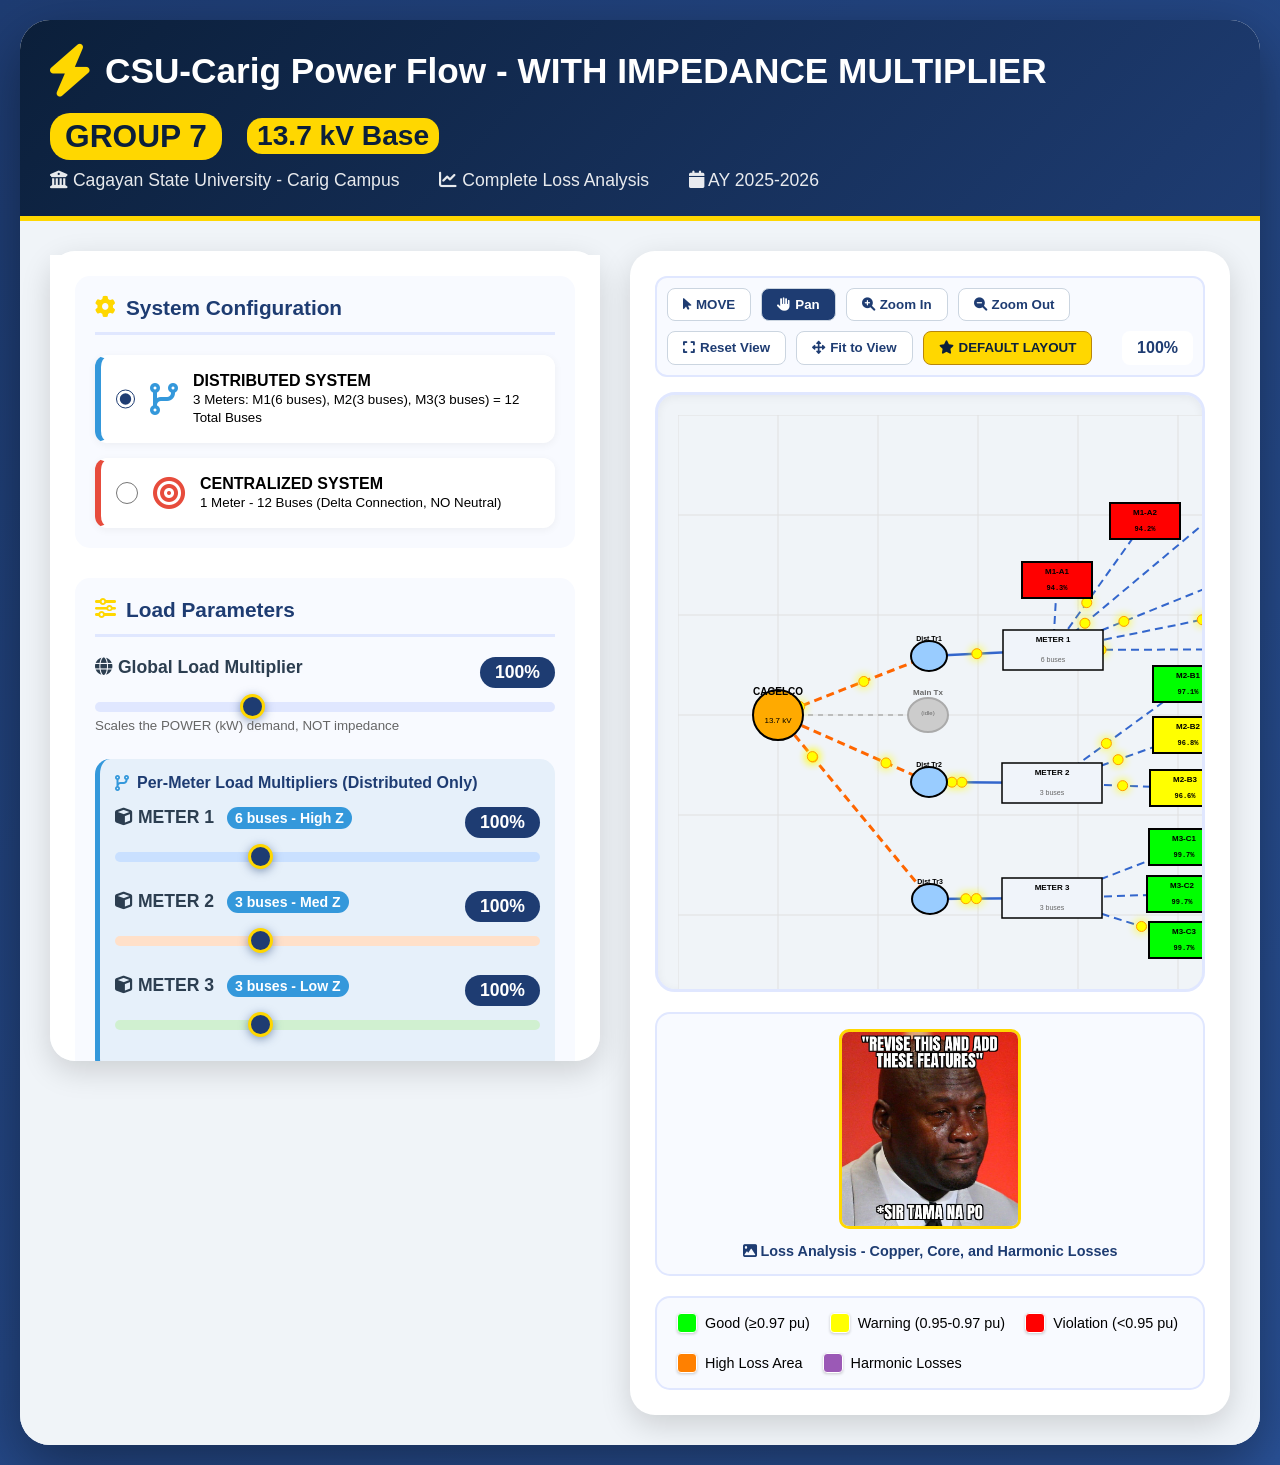
<file: index3.html>
<!DOCTYPE html>
<html lang="en">
<head>
    <meta charset="UTF-8">
    <meta name="viewport" content="width=device-width, initial-scale=1.0">
    <title>CSU-Carig Power Flow - WITH IMPEDANCE MULTIPLIER</title>
    <style>
        * {
            margin: 0;
            padding: 0;
            box-sizing: border-box;
            font-family: 'Segoe UI', Tahoma, Geneva, Verdana, sans-serif;
        }

        body {
            background: linear-gradient(135deg, #1e3c72 0%, #2a5298 100%);
            min-height: 100vh;
            padding: 20px;
        }

        .container {
            max-width: 100%;
            margin: 0 auto;
            background: rgba(255, 255, 255, 0.98);
            border-radius: 30px;
            box-shadow: 0 20px 60px rgba(0, 0, 0, 0.4);
            overflow: hidden;
        }

        .header {
            background: linear-gradient(135deg, #0b1f3a, #1e3c72);
            color: white;
            padding: 25px 30px;
            border-bottom: 5px solid #ffd700;
        }

        .header h1 {
            font-size: 2.2em;
            margin-bottom: 10px;
            display: flex;
            align-items: center;
            gap: 15px;
            flex-wrap: wrap;
        }

        .header h1 i {
            color: #ffd700;
            font-size: 1.5em;
        }

        .header .subtitle {
            font-size: 1.1em;
            opacity: 0.9;
            display: flex;
            gap: 40px;
            flex-wrap: wrap;
        }

        .badge {
            background: #ffd700;
            color: #0b1f3a;
            padding: 5px 15px;
            border-radius: 20px;
            font-weight: bold;
            font-size: 0.9em;
        }

        .main-content {
            display: flex;
            padding: 30px;
            gap: 30px;
            background: #f0f4f8;
        }

        .left-panel {
            flex: 0 0 550px;
            background: white;
            border-radius: 25px;
            box-shadow: 0 10px 30px rgba(0, 0, 0, 0.15);
            padding: 25px;
            height: fit-content;
            max-height: 90vh;
            overflow-y: auto;
        }

        .control-section {
            margin-bottom: 30px;
            background: #f8faff;
            border-radius: 15px;
            padding: 20px;
        }

        .control-section h3 {
            color: #1e3c72;
            margin-bottom: 20px;
            font-size: 1.3em;
            display: flex;
            align-items: center;
            gap: 10px;
            border-bottom: 3px solid #e0e7ff;
            padding-bottom: 12px;
        }

        .control-section h3 i {
            color: #ffd700;
        }

        .radio-group {
            display: flex;
            flex-direction: column;
            gap: 15px;
        }

        .radio-option {
            display: flex;
            align-items: center;
            gap: 15px;
            padding: 15px;
            background: white;
            border-radius: 12px;
            cursor: pointer;
            transition: all 0.3s;
            border: 2px solid transparent;
            box-shadow: 0 2px 8px rgba(0,0,0,0.05);
        }

        .radio-option:hover {
            transform: translateX(8px);
            box-shadow: 0 5px 15px rgba(0,0,0,0.1);
        }

        .radio-option.distributed {
            border-left: 6px solid #3498db;
        }

        .radio-option.centralized {
            border-left: 6px solid #e74c3c;
        }

        .radio-option input[type="radio"] {
            width: 22px;
            height: 22px;
            accent-color: #1e3c72;
        }

        .slider-group {
            margin-bottom: 25px;
        }

        .slider-label {
            display: flex;
            justify-content: space-between;
            margin-bottom: 10px;
            color: #2c3e50;
            font-weight: 600;
            font-size: 1.1em;
        }

        .slider {
            width: 100%;
            height: 10px;
            border-radius: 5px;
            background: #e0e7ff;
            outline: none;
            -webkit-appearance: none;
        }

        .slider::-webkit-slider-thumb {
            -webkit-appearance: none;
            width: 25px;
            height: 25px;
            border-radius: 50%;
            background: #1e3c72;
            cursor: pointer;
            box-shadow: 0 2px 10px rgba(30, 60, 114, 0.5);
            transition: all 0.2s;
            border: 3px solid #ffd700;
        }

        .slider::-webkit-slider-thumb:hover {
            transform: scale(1.2);
            background: #2a5298;
        }

        .value-badge {
            background: #1e3c72;
            color: white;
            padding: 5px 15px;
            border-radius: 25px;
            font-size: 1em;
            font-weight: bold;
        }

        .button-grid {
            display: grid;
            grid-template-columns: repeat(3, 1fr);
            gap: 12px;
            margin: 25px 0;
        }

        .btn {
            padding: 14px;
            border: none;
            border-radius: 12px;
            font-weight: 700;
            cursor: pointer;
            transition: all 0.3s;
            display: flex;
            align-items: center;
            justify-content: center;
            gap: 8px;
            font-size: 1em;
            letter-spacing: 0.5px;
        }

        .btn-start {
            background: #27ae60;
            color: white;
        }

        .btn-start:hover {
            background: #2ecc71;
            transform: translateY(-3px);
            box-shadow: 0 10px 20px rgba(39, 174, 96, 0.4);
        }

        .btn-stop {
            background: #e74c3c;
            color: white;
        }

        .btn-stop:hover {
            background: #c0392b;
            transform: translateY(-3px);
            box-shadow: 0 10px 20px rgba(231, 76, 60, 0.4);
        }

        .btn-reset {
            background: #7f8c8d;
            color: white;
        }

        .btn-reset:hover {
            background: #95a5a6;
            transform: translateY(-3px);
        }

        .per-meter-section {
            margin: 20px 0;
            padding: 15px;
            background: #e6f0fa;
            border-radius: 15px;
            border-left: 5px solid #3498db;
        }

        .per-meter-title {
            color: #1e3c72;
            font-weight: bold;
            margin-bottom: 15px;
            display: flex;
            align-items: center;
            gap: 8px;
        }

        .meter-badge {
            font-size: 0.8em;
            padding: 3px 8px;
            border-radius: 12px;
            background: #3498db;
            color: white;
            margin-left: 8px;
        }

        .config-section {
            background: #1e3c72;
            border-radius: 15px;
            padding: 15px;
            margin-top: 20px;
            color: white;
        }

        .config-section h4 {
            color: #ffd700;
            margin-bottom: 15px;
            display: flex;
            align-items: center;
            gap: 8px;
        }

        .config-buttons {
            display: grid;
            grid-template-columns: 1fr 1fr;
            gap: 10px;
            margin-bottom: 15px;
        }

        .config-btn {
            background: #2a5298;
            color: white;
            border: none;
            padding: 10px;
            border-radius: 8px;
            cursor: pointer;
            font-weight: 600;
            transition: all 0.2s;
            border: 1px solid #ffd700;
        }

        .config-btn:hover {
            background: #ffd700;
            color: #1e3c72;
        }

        .config-export {
            background: #0b1f3a;
            border-radius: 8px;
            padding: 12px;
            margin-top: 10px;
        }

        .config-export textarea {
            width: 100%;
            height: 150px;
            background: #1a2f4a;
            color: #ffd700;
            border: 1px solid #ffd700;
            border-radius: 5px;
            padding: 10px;
            font-family: monospace;
            font-size: 12px;
            resize: vertical;
            margin-bottom: 10px;
        }

        .canvas-toolbar {
            display: flex;
            gap: 10px;
            margin-bottom: 15px;
            padding: 10px;
            background: #f8faff;
            border-radius: 12px;
            border: 2px solid #e0e7ff;
            flex-wrap: wrap;
        }

        .canvas-btn {
            padding: 8px 15px;
            border: none;
            border-radius: 8px;
            background: white;
            color: #1e3c72;
            font-weight: 600;
            cursor: pointer;
            transition: all 0.2s;
            border: 1px solid #cbd5e0;
            display: flex;
            align-items: center;
            gap: 5px;
        }

        .canvas-btn:hover {
            background: #1e3c72;
            color: white;
        }

        .canvas-btn.active {
            background: #1e3c72;
            color: white;
        }

        .canvas-btn.special {
            background: #ffd700;
            color: #0b1f3a;
            border-color: #b8860b;
        }

        .canvas-btn.special:hover {
            background: #ffed4a;
        }

        .zoom-level {
            margin-left: auto;
            padding: 8px 15px;
            background: white;
            border-radius: 8px;
            font-weight: 600;
            color: #1e3c72;
        }

        .data-panel {
            background: #0b1f3a;
            border-radius: 20px;
            padding: 20px;
            color: #ecf0f1;
            margin-top: 20px;
        }

        .data-panel h4 {
            color: #ffd700;
            margin-bottom: 20px;
            font-size: 1.2em;
            display: flex;
            align-items: center;
            gap: 10px;
            border-bottom: 2px solid #ffd70040;
            padding-bottom: 12px;
        }

        .data-content {
            font-family: 'Courier New', monospace;
            font-size: 0.9em;
            line-height: 1.6;
            background: #1a2f4a;
            padding: 15px;
            border-radius: 15px;
            max-height: 300px;
            overflow-y: auto;
        }

        .data-content::-webkit-scrollbar {
            width: 8px;
        }

        .data-content::-webkit-scrollbar-track {
            background: #1a2f4a;
        }

        .data-content::-webkit-scrollbar-thumb {
            background: #ffd700;
            border-radius: 4px;
        }

        .load-flow-table {
            width: 100%;
            border-collapse: collapse;
            font-size: 0.85em;
        }

        .load-flow-table th {
            color: #ffd700;
            text-align: left;
            padding: 4px 0;
            border-bottom: 1px solid #ffd70040;
        }

        .load-flow-table td {
            padding: 4px 0;
            border-bottom: 1px solid #334466;
        }

        .load-flow-table tr:last-child td {
            border-bottom: none;
        }

        .good { color: #00ff00; }
        .warning { color: #ffff00; }
        .violation { color: #ff0000; }

        .metrics-grid {
            display: grid;
            grid-template-columns: repeat(2, 1fr);
            gap: 15px;
            margin: 20px 0;
        }

        .metric-card {
            background: #f8faff;
            border-radius: 12px;
            padding: 15px;
            text-align: center;
            border: 2px solid #e0e7ff;
        }

        .metric-card .label {
            color: #1e3c72;
            font-size: 0.9em;
            margin-bottom: 5px;
        }

        .metric-card .value {
            font-size: 1.5em;
            font-weight: bold;
            color: #1e3c72;
        }

        .metric-card .unit {
            font-size: 0.8em;
            color: #7f8c8d;
        }

        .right-panel {
            flex: 1;
            min-width: 0;
            background: white;
            border-radius: 25px;
            box-shadow: 0 10px 30px rgba(0, 0, 0, 0.15);
            padding: 25px;
            display: flex;
            flex-direction: column;
        }

        .canvas-container {
            background: #f0f4f8;
            border-radius: 20px;
            padding: 20px;
            position: relative;
            overflow: auto;
            height: 600px;
            width: 100%;
            border: 3px solid #e0e7ff;
            box-shadow: inset 0 2px 10px rgba(0,0,0,0.05);
            cursor: grab;
        }

        .canvas-container:active {
            cursor: grabbing;
        }

        #powerCanvas {
            display: block;
            background: #f0f4f8;
            width: 3000px;
            height: 1800px;
            max-width: none;
            transform-origin: 0 0;
        }

        .image-panel {
            margin-top: 20px;
            padding: 15px;
            background: #f8faff;
            border-radius: 15px;
            border: 2px solid #e0e7ff;
            text-align: center;
        }

        .image-panel img {
            max-width: 100%;
            max-height: 200px;
            border-radius: 10px;
            border: 3px solid #ffd700;
        }

        .image-caption {
            margin-top: 10px;
            color: #1e3c72;
            font-weight: 600;
            font-size: 0.9em;
        }

        .legend {
            display: flex;
            gap: 20px;
            margin-top: 20px;
            padding: 15px 20px;
            background: #f8faff;
            border-radius: 15px;
            flex-wrap: wrap;
            border: 2px solid #e0e7ff;
            font-size: 0.9em;
        }

        .legend-item {
            display: flex;
            align-items: center;
            gap: 8px;
        }

        .color-box {
            width: 20px;
            height: 20px;
            border-radius: 4px;
            border: 1px solid white;
            box-shadow: 0 1px 3px rgba(0,0,0,0.2);
        }

        .color-box.green { background: #00ff00; }
        .color-box.yellow { background: #ffff00; }
        .color-box.red { background: #ff0000; }
        .color-box.orange { background: #ff8000; }
        .color-box.gray { background: #cccccc; }
        .color-box.purple { background: #9b59b6; }

        .tab-container {
            display: flex;
            gap: 5px;
            margin-bottom: 15px;
            border-bottom: 2px solid #ffd700;
            flex-wrap: wrap;
        }

        .tab {
            padding: 8px 15px;
            background: #1a2f4a;
            color: #ffd700;
            border: none;
            border-radius: 8px 8px 0 0;
            cursor: pointer;
            font-weight: 600;
            opacity: 0.7;
            transition: all 0.2s;
        }

        .tab:hover {
            opacity: 1;
            background: #2a3f5a;
        }

        .tab.active {
            opacity: 1;
            background: #ffd700;
            color: #0b1f3a;
        }

        .tab-content {
            display: none;
        }

        .tab-content.active {
            display: block;
        }

        .base-kv-badge {
            background: #ffd700;
            color: #0b1f3a;
            padding: 2px 10px;
            border-radius: 15px;
            font-size: 0.8em;
            font-weight: bold;
            margin-left: 10px;
        }

        .loss-high { color: #ff0000; font-weight: bold; }
        .loss-medium { color: #ff8000; font-weight: bold; }
        .loss-low { color: #ffff00; font-weight: bold; }

        .impedance-note {
            background: #fff3cd;
            border-left: 4px solid #ffc107;
            padding: 8px 12px;
            border-radius: 5px;
            margin: 10px 0;
            font-size: 0.85em;
            color: #856404;
        }

        .impedance-note i {
            margin-right: 5px;
        }
    </style>
    <link rel="stylesheet" href="https://cdnjs.cloudflare.com/ajax/libs/font-awesome/6.0.0/css/all.min.css">
</head>
<body>
    <div class="container">
        <div class="header">
            <h1>
                <i class="fas fa-bolt"></i>
                CSU-Carig Power Flow - WITH IMPEDANCE MULTIPLIER
                <span class="badge">GROUP 7</span>
                <span class="base-kv-badge">13.7 kV Base</span>
            </h1>
            <div class="subtitle">
                <span><i class="fas fa-university"></i> Cagayan State University - Carig Campus</span>
                <span><i class="fas fa-chart-line"></i> Complete Loss Analysis</span>
                <span><i class="fas fa-calendar"></i> AY 2025-2026</span>
            </div>
        </div>

        <div class="main-content">
            <!-- Left Panel -->
            <div class="left-panel">
                <div class="control-section">
                    <h3><i class="fas fa-cog"></i> System Configuration</h3>
                    <div class="radio-group">
                        <label class="radio-option distributed">
                            <input type="radio" name="system" value="distributed" checked onchange="changeSystem('distributed')">
                            <i class="fas fa-code-branch fa-2x" style="color: #3498db;"></i>
                            <div>
                                <strong>DISTRIBUTED SYSTEM</strong><br>
                                <small>3 Meters: M1(6 buses), M2(3 buses), M3(3 buses) = 12 Total Buses</small>
                            </div>
                        </label>
                        <label class="radio-option centralized">
                            <input type="radio" name="system" value="centralized" onchange="changeSystem('centralized')">
                            <i class="fas fa-bullseye fa-2x" style="color: #e74c3c;"></i>
                            <div>
                                <strong>CENTRALIZED SYSTEM</strong><br>
                                <small>1 Meter - 12 Buses (Delta Connection, NO Neutral)</small>
                            </div>
                        </label>
                    </div>
                </div>

                <div class="control-section">
                    <h3><i class="fas fa-sliders-h"></i> Load Parameters</h3>
                    
                    <div class="slider-group">
                        <div class="slider-label">
                            <span><i class="fas fa-globe"></i> Global Load Multiplier</span>
                            <span class="value-badge" id="loadValue">100%</span>
                        </div>
                        <input type="range" class="slider" id="loadSlider" min="0.5" max="2.0" step="0.1" value="1.0" oninput="updateLoad(this.value)">
                        <small style="color: #666;">Scales the POWER (kW) demand, NOT impedance</small>
                    </div>

                    <!-- PER-METER LOAD MULTIPLIERS -->
                    <div class="per-meter-section">
                        <div class="per-meter-title">
                            <i class="fas fa-code-branch" style="color: #3498db;"></i> 
                            Per-Meter Load Multipliers (Distributed Only)
                        </div>
                        
                        <div class="slider-group">
                            <div class="slider-label">
                                <span><i class="fas fa-cube"></i> METER 1 <span class="meter-badge">6 buses - High Z</span></span>
                                <span class="value-badge" id="meter1Value">100%</span>
                            </div>
                            <input type="range" class="slider" id="meter1Slider" min="0.5" max="2.0" step="0.1" value="1.0" oninput="updateMeterLM('meter1', this.value)" style="background: #c9e0ff;">
                        </div>

                        <div class="slider-group">
                            <div class="slider-label">
                                <span><i class="fas fa-cube"></i> METER 2 <span class="meter-badge">3 buses - Med Z</span></span>
                                <span class="value-badge" id="meter2Value">100%</span>
                            </div>
                            <input type="range" class="slider" id="meter2Slider" min="0.5" max="2.0" step="0.1" value="1.0" oninput="updateMeterLM('meter2', this.value)" style="background: #ffe0c9;">
                        </div>

                        <div class="slider-group">
                            <div class="slider-label">
                                <span><i class="fas fa-cube"></i> METER 3 <span class="meter-badge">3 buses - Low Z</span></span>
                                <span class="value-badge" id="meter3Value">100%</span>
                            </div>
                            <input type="range" class="slider" id="meter3Slider" min="0.5" max="2.0" step="0.1" value="1.0" oninput="updateMeterLM('meter3', this.value)" style="background: #d0f0d0;">
                        </div>
                    </div>

                    <!-- NEW: IMPEDANCE MULTIPLIER -->
                    <div class="slider-group">
                        <div class="slider-label">
                            <span><i class="fas fa-bolt"></i> Impedance Multiplier (Z)</span>
                            <span class="value-badge" id="zMultiplierValue">1.0x</span>
                        </div>
                        <input type="range" class="slider" id="zMultiplierSlider" min="0.5" max="3.0" step="0.1" value="1.0" oninput="updateZMultiplier(this.value)" style="background: #ffd700;">
                        <small style="color: #666;">Scales ALL line impedances (R and X) - affects voltage drop</small>
                    </div>

                    <div class="impedance-note">
                        <i class="fas fa-info-circle"></i> 
                        <strong>Z = R + jX</strong> (Impedance) - These are the line values in ohms. 
                        Load multiplier scales POWER, Impedance multiplier scales Z.
                    </div>

                    <div class="slider-group">
                        <div class="slider-label">
                            <span><i class="fas fa-wave-square"></i> Power Factor</span>
                            <span class="value-badge" id="pfValue">0.95</span>
                        </div>
                        <input type="range" class="slider" id="pfSlider" min="0.5" max="1.0" step="0.01" value="0.95" oninput="updatePF(this.value)">
                    </div>

                    <!-- Harmonic Distortion Slider -->
                    <div class="slider-group">
                        <div class="slider-label">
                            <span><i class="fas fa-chart-line"></i> THD % (Harmonics)</span>
                            <span class="value-badge" id="thdValue">3.0%</span>
                        </div>
                        <input type="range" class="slider" id="thdSlider" min="0" max="15" step="0.5" value="3.0" oninput="updateTHD(this.value)" style="background: #f0d0ff;">
                        <small style="color: #666;">Total Harmonic Distortion - increases losses</small>
                    </div>

                    <div class="button-grid">
                        <button class="btn btn-start" onclick="startAnimation()">
                            <i class="fas fa-play"></i> START
                        </button>
                        <button class="btn btn-stop" onclick="stopAnimation()">
                            <i class="fas fa-stop"></i> STOP
                        </button>
                        <button class="btn btn-reset" onclick="resetSimulation()">
                            <i class="fas fa-redo"></i> RESET
                        </button>
                    </div>
                </div>

                <!-- LAYOUT CONFIGURATOR PANEL -->
                <div class="config-section">
                    <h4><i class="fas fa-draw-polygon"></i> LAYOUT CONFIGURATOR</h4>
                    
                    <div style="display: flex; gap: 10px; margin-bottom: 15px;">
                        <button class="config-btn" style="flex: 1;" onclick="exportCurrentCoordinates()">
                            <i class="fas fa-file-export"></i> Export Coordinates
                        </button>
                        <button class="config-btn" style="flex: 1;" onclick="importCoordinates()">
                            <i class="fas fa-file-import"></i> Import Coordinates
                        </button>
                    </div>
                    
                    <div style="display: flex; gap: 10px; margin-bottom: 15px;">
                        <button class="config-btn" style="flex: 1; background: #27ae60;" onclick="saveDistributedLayout()">
                            <i class="fas fa-save"></i> Save DIST Layout
                        </button>
                        <button class="config-btn" style="flex: 1; background: #27ae60;" onclick="saveCentralizedLayout()">
                            <i class="fas fa-save"></i> Save CENT Layout
                        </button>
                    </div>
                    
                    <div style="display: flex; gap: 10px; margin-bottom: 15px;">
                        <button class="config-btn" style="flex: 1;" onclick="loadDistributedLayout()">
                            <i class="fas fa-upload"></i> Load DIST Layout
                        </button>
                        <button class="config-btn" style="flex: 1;" onclick="loadCentralizedLayout()">
                            <i class="fas fa-upload"></i> Load CENT Layout
                        </button>
                    </div>
                    
                    <div class="config-export">
                        <textarea id="layoutConfigText" placeholder='Click "Export Coordinates" to get current layout positions...'></textarea>
                        <button class="config-btn" style="width: 100%;" onclick="copyToClipboard()">
                            <i class="fas fa-clipboard"></i> Copy to Clipboard
                        </button>
                    </div>
                    
                    <div style="margin-top: 10px; color: #ffd700; font-size: 12px; text-align: center;">
                        <i class="fas fa-info-circle"></i> Select MOVE mode, drag elements, then Export coordinates
                    </div>
                </div>

                <!-- BFS Info Panel -->
                <div class="config-section">
                    <h4><i class="fas fa-info-circle"></i> BFS ITERATION INFO</h4>
                    <div id="bfsInfo" style="font-size: 0.9em; color: #ffd700;">
                        Iterations: 0 | Tolerance: 0.0001
                    </div>
                    <div id="bfsStatus" style="margin-top: 5px; font-size: 0.8em;">
                        Status: Ready
                    </div>
                    <div style="margin-top: 10px; font-size: 0.8em; color: #aaa;">
                        Base Voltage: <span style="color: #ffd700;">13.7 kV</span>
                    </div>
                </div>

                <!-- Load Flow Results Tabs -->
                <div class="data-panel">
                    <h4><i class="fas fa-chart-bar"></i> BFS LOAD FLOW RESULTS</h4>
                    
                    <div class="tab-container">
                        <button class="tab active" onclick="switchTab('voltages')">VOLTAGES</button>
                        <button class="tab" onclick="switchTab('power')">P & Q</button>
                        <button class="tab" onclick="switchTab('angles')">ANGLES</button>
                        <button class="tab" onclick="switchTab('losses')">LOSSES</button>
                        <button class="tab" onclick="switchTab('summary')">SUMMARY</button>
                    </div>
                    
                    <div id="voltages-tab" class="tab-content active">
                        <div class="data-content" id="voltageDisplay">
                            Computing voltages...
                        </div>
                    </div>
                    
                    <div id="power-tab" class="tab-content">
                        <div class="data-content" id="powerDisplay">
                            Computing power flow...
                        </div>
                    </div>
                    
                    <div id="angles-tab" class="tab-content">
                        <div class="data-content" id="angleDisplay">
                            Computing voltage angles...
                        </div>
                    </div>
                    
                    <div id="losses-tab" class="tab-content">
                        <div class="data-content" id="lossDisplay">
                            Computing losses...
                        </div>
                    </div>
                    
                    <div id="summary-tab" class="tab-content">
                        <div class="data-content" id="summaryDisplay">
                            Computing summary...
                        </div>
                    </div>
                </div>

                <!-- System Metrics -->
                <div class="metrics-grid" id="loadMetrics">
                    <!-- Populated by JavaScript -->
                </div>

                <!-- PEC Compliance -->
                <div class="data-panel">
                    <h4><i class="fas fa-balance-scale"></i> PEC COMPLIANCE</h4>
                    <div class="data-content" id="complianceDisplay">
                        Calculating compliance...
                    </div>
                </div>
            </div>

            <!-- Right Panel -->
            <div class="right-panel">
                <div class="canvas-toolbar">
                    <button class="canvas-btn" onclick="setMode('select')" id="modeSelect">
                        <i class="fas fa-mouse-pointer"></i> MOVE
                    </button>
                    <button class="canvas-btn" onclick="setMode('pan')" id="modePan">
                        <i class="fas fa-hand-paper"></i> Pan
                    </button>
                    <button class="canvas-btn" onclick="zoomIn()">
                        <i class="fas fa-search-plus"></i> Zoom In
                    </button>
                    <button class="canvas-btn" onclick="zoomOut()">
                        <i class="fas fa-search-minus"></i> Zoom Out
                    </button>
                    <button class="canvas-btn" onclick="resetView()">
                        <i class="fas fa-expand"></i> Reset View
                    </button>
                    <button class="canvas-btn" onclick="fitToView()">
                        <i class="fas fa-arrows-alt"></i> Fit to View
                    </button>
                    <button class="canvas-btn special" onclick="loadDefaultLayout()">
                        <i class="fas fa-star"></i> DEFAULT LAYOUT
                    </button>
                    <span class="zoom-level" id="zoomLevel">100%</span>
                </div>
                <div class="canvas-container" id="canvasContainer">
                    <canvas id="powerCanvas" width="3000" height="1800"></canvas>
                </div>

                <!-- Image Panel below canvas for 1.jpg -->
                <div class="image-panel">
                    <img src="images/1.jpg" alt="Loss Analysis Diagram" id="lossImage" onerror="this.style.display='none'">
                    <div class="image-caption">
                        <i class="fas fa-image"></i> Loss Analysis - Copper, Core, and Harmonic Losses
                    </div>
                </div>

                <!-- Legend -->
                <div class="legend">
                    <div class="legend-item"><div class="color-box green"></div><span>Good (≥0.97 pu)</span></div>
                    <div class="legend-item"><div class="color-box yellow"></div><span>Warning (0.95-0.97 pu)</span></div>
                    <div class="legend-item"><div class="color-box red"></div><span>Violation (<0.95 pu)</span></div>
                    <div class="legend-item"><div class="color-box orange"></div><span>High Loss Area</span></div>
                    <div class="legend-item"><div class="color-box purple"></div><span>Harmonic Losses</span></div>
                </div>
            </div>
        </div>
    </div>

    <script>
        // ===========================================
        // ===== YOUR EXACT COORDINATES =====
        // ===========================================
        const CONFIG = {
            sourcePos: { x: 100, y: 300 },
            mainTxPos: { x: 250, y: 300 },
            
            // YOUR DISTRIBUTED LAYOUT POSITIONS
            distBusPositions: [
                { x: 379, y: 165 },  // M1-A1
                { x: 467, y: 106 },  // M1-A2
                { x: 566, y: 75 },   // M1-A3
                { x: 660, y: 120 },  // M1-A4
                { x: 661, y: 177 },  // M1-A5
                { x: 660, y: 234 },  // M1-A6
                { x: 510, y: 269 },  // M2-B1
                { x: 510, y: 320 },  // M2-B2
                { x: 507, y: 373 },  // M2-B3
                { x: 506, y: 432 },  // M3-C1
                { x: 504, y: 479 },  // M3-C2
                { x: 506, y: 525 }   // M3-C3
            ],
            
            distMeterPos: {
                'METER 1 (300 kVA)': { x: 375, y: 235 },
                'METER 2 (300 kVA)': { x: 374, y: 368 },
                'METER 3 (150 kVA)': { x: 374, y: 483 }
            },
            
            distTxPos: [
                { x: 251, y: 241 },  // Dist Tx for METER 1
                { x: 251, y: 367 },  // Dist Tx for METER 2
                { x: 252, y: 484 }   // Dist Tx for METER 3
            ],
            
            // YOUR CENTRALIZED LAYOUT POSITIONS
            centBusPositions: [
                { x: 416.07, y: 213.78 },  // Bus 1
                { x: 517.04, y: 168.88 },  // Bus 2
                { x: 622.41, y: 141.08 },  // Bus 3
                { x: 695.48, y: 198.04 },  // Bus 4
                { x: 709.35, y: 277.79 },  // Bus 5
                { x: 735.90, y: 354.72 },  // Bus 6
                { x: 736.90, y: 420.85 },  // Bus 7
                { x: 720.85, y: 480.66 },  // Bus 8
                { x: 696.92, y: 538.05 },  // Bus 9
                { x: 660.75, y: 595.74 },  // Bus 10
                { x: 609.36, y: 650.48 },  // Bus 11
                { x: 520.70, y: 679.07 }   // Bus 12
            ],
            
            centMeterPos: {
                'Catgelo 1 → (Met) 1500 kVA': { x: 416, y: 299 }
            }
        };
        
        // ===========================================
        // SYSTEM CONSTANTS
        // ===========================================
        let systemType = 'distributed';
        let animationRunning = true;
        let loadMultiplier = 1.0;
        let powerFactor = 0.95;
        let thdPercent = 3.0;
        let zMultiplier = 1.0; // NEW: Impedance multiplier
        let animationSpeed = 1.0;
        let animationFrame;
        
        const transformerPF = 0.9;
        const Vbase = 230;
        const Sbase = 25000;
        const BFS_TOLERANCE = 0.0001;
        const BFS_MAX_ITER = 50;
        const basekV = 13.7;

        // ===========================================
        // PER-METER LOAD MULTIPLIERS
        // ===========================================
        let meterLM = {
            meter1: 1.0,
            meter2: 1.0,
            meter3: 1.0
        };

        function updateMeterLM(meter, value) {
            meterLM[meter] = parseFloat(value);
            const elem = document.getElementById(meter + 'Value');
            if (elem) elem.textContent = (value * 100).toFixed(0) + '%';
            
            const slider = document.getElementById(meter + 'Slider');
            if (slider) {
                if (value > 1.5) slider.style.background = '#ffcccc';
                else if (value > 1.2) slider.style.background = '#ffe0cc';
                else if (value < 0.8) slider.style.background = '#cce5ff';
                else {
                    if (meter === 'meter1') slider.style.background = '#c9e0ff';
                    else if (meter === 'meter2') slider.style.background = '#ffe0c9';
                    else slider.style.background = '#d0f0d0';
                }
            }
            
            updateAllDisplays();
            drawCanvas();
        }

        // NEW: Update THD
        function updateTHD(value) {
            thdPercent = parseFloat(value);
            const elem = document.getElementById('thdValue');
            if (elem) elem.textContent = thdPercent.toFixed(1) + '%';
            updateAllDisplays();
            drawCanvas();
        }

        // NEW: Update Impedance Multiplier
        function updateZMultiplier(value) {
            zMultiplier = parseFloat(value);
            const elem = document.getElementById('zMultiplierValue');
            if (elem) elem.textContent = zMultiplier.toFixed(1) + 'x';
            updateAllDisplays();
            drawCanvas();
        }

        // ===========================================
        // BUS NAMES AND RATINGS
        // ===========================================
        const distBusNames = [
            "M1-A1", "M1-A2", "M1-A3", "M1-A4", "M1-A5", "M1-A6",
            "M2-B1", "M2-B2", "M2-B3",
            "M3-C1", "M3-C2", "M3-C3"
        ];

        const centBusNames = [
            "Bus 1", "Bus 2", "Bus 3", "Bus 4", "Bus 5", "Bus 6",
            "Bus 7", "Bus 8", "Bus 9", "Bus 10", "Bus 11", "Bus 12"
        ];

        const distBuses = [
            { name: "M1-A1", kva: 50 }, { name: "M1-A2", kva: 50 }, 
            { name: "M1-A3", kva: 50 }, { name: "M1-A4", kva: 50 },
            { name: "M1-A5", kva: 50 }, { name: "M1-A6", kva: 50 },
            { name: "M2-B1", kva: 100 }, { name: "M2-B2", kva: 100 }, 
            { name: "M2-B3", kva: 100 },
            { name: "M3-C1", kva: 50 }, { name: "M3-C2", kva: 50 }, 
            { name: "M3-C3", kva: 50 }
        ];

        const centBuses = [
            { name: "Bus 1", kva: 125 }, { name: "Bus 2", kva: 125 },
            { name: "Bus 3", kva: 125 }, { name: "Bus 4", kva: 125 },
            { name: "Bus 5", kva: 125 }, { name: "Bus 6", kva: 125 },
            { name: "Bus 7", kva: 125 }, { name: "Bus 8", kva: 125 },
            { name: "Bus 9", kva: 125 }, { name: "Bus 10", kva: 125 },
            { name: "Bus 11", kva: 125 }, { name: "Bus 12", kva: 125 }
        ];

        let Pbase = [];
        let Qbase = [];

        const lineData = {
            distributed: {
                meter1: { r: 0.0114, x: 0.0473 },
                meter2: { r: 0.0055, x: 0.0226 },
                meter3: { r: 0.0011, x: 0.0046 }
            },
            centralized: {
                main: { r: 0.0158, x: 0.0656 }
            }
        };

        // Load flow results storage
        let loadFlowResults = {
            voltages: [], angles: [], P: [], Q: [], branchP: [], branchQ: [],
            branchCurrents: [], branchLossesP: [], branchLossesQ: [],
            totalP: 0, totalQ: 0, totalPLoss: 0, totalQLoss: 0,
            iterations: 0, maxDeviation: 0
        };

        let networkBranches = [];
        let nodeChildren = {};

        function updatePbase() {
            if (systemType === 'distributed') {
                Pbase = distBuses.map(bus => bus.kva * transformerPF);
                Qbase = distBuses.map(bus => bus.kva * Math.sqrt(1 - transformerPF * transformerPF));
            } else {
                Pbase = centBuses.map(bus => bus.kva * transformerPF);
                Qbase = centBuses.map(bus => bus.kva * Math.sqrt(1 - transformerPF * transformerPF));
            }
        }
        updatePbase();

        // ===========================================
        // CURRENT POSITIONS (initialized with your config)
        // ===========================================
        let sourcePos = { ...CONFIG.sourcePos };
        let mainTxPos = { ...CONFIG.mainTxPos };
        let busPositions = JSON.parse(JSON.stringify(CONFIG.distBusPositions));
        let meterPos = JSON.parse(JSON.stringify(CONFIG.distMeterPos));
        let distTxPos = JSON.parse(JSON.stringify(CONFIG.distTxPos));
        let particles = [];
        let busVoltages = [];

        // Saved layouts storage
        let savedDistLayout = null;
        let savedCentLayout = null;

        // Canvas interaction variables
        let scale = 1.0;
        let offsetX = 0;
        let offsetY = 0;
        let isDragging = false;
        let lastX, lastY;
        let mode = 'pan';
        let selectedElement = null;
        let selectedType = null;
        let selectedIndex = null;
        let selectedName = null;
        let dragOffsetX, dragOffsetY;

        // ===========================================
        // LOSS CALCULATION FUNCTIONS
        // ===========================================
        
        // Loss factors
        const lossFactors = {
            coreLossPercent: 0.005, // 0.5% of rated capacity - constant core losses
            harmonicFactor: 0.01,    // Base harmonic loss factor (per % THD)
            temperatureFactor: 1.0    // Can be adjusted for temperature
        };

        // Calculate all losses with sources
        function calculateDetailedLosses() {
            const totalCapacity = systemType === 'distributed' ? 750 : 1500; // kVA
            const totalLoadKW = loadFlowResults.totalP || 0;
            
            // 1. Copper losses (I²R) - from BFS results
            const copperLosses = loadFlowResults.branchLossesP || [];
            const totalCopperLoss = loadFlowResults.totalPLoss || 0;
            
            // 2. Core losses (constant, independent of load)
            const coreLoss = totalCapacity * lossFactors.coreLossPercent; // in kW
            
            // 3. Harmonic losses (additional from non-linear loads)
            // THD causes additional heating - approximate as % of copper losses
            const harmonicMultiplier = 1 + (thdPercent / 100) * 2; // THD effect
            const harmonicLoss = totalCopperLoss * (harmonicMultiplier - 1) + (totalLoadKW * 0.005 * (thdPercent / 5));
            
            // 4. Identify where losses occur (by branch)
            const branchLocations = [];
            copperLosses.forEach((loss, idx) => {
                if (loss > 0.1) { // Only show significant losses
                    let location = '';
                    if (idx < 3) location = 'Source to Meters';
                    else if (idx < 9) location = 'Meter 1 branches';
                    else if (idx < 12) location = 'Meter 2 branches';
                    else location = 'Meter 3 branches';
                    
                    branchLocations.push({
                        branch: idx + 1,
                        loss: loss,
                        location: location,
                        r: networkBranches[idx]?.r || 0,
                        i: loadFlowResults.branchCurrents?.[idx] || 0
                    });
                }
            });
            
            // Sort by loss magnitude
            branchLocations.sort((a, b) => b.loss - a.loss);
            
            return {
                copper: copperLosses,
                totalCopper: totalCopperLoss,
                core: coreLoss,
                harmonic: harmonicLoss,
                total: totalCopperLoss + coreLoss + harmonicLoss,
                branches: branchLocations.slice(0, 8), // Top 8 lossy branches
                thdEffect: harmonicMultiplier
            };
        }

        // Update loss display
        function updateLossDisplay() {
            const losses = calculateDetailedLosses();
            const totalLoad = loadFlowResults.totalP || 0;
            
            let html = `
                <span style="color: #ffd700;">📊 LOSS BREAKDOWN - WHERE LOSSES COME FROM</span><br>
                <span style="color: #ffd700;">────────────────────────────────</span><br><br>
                
                <span style="color: #ff0000;">🔴 COPPER LOSSES (I²R):</span><br>
                <span style="font-size: 0.85em; color: #aaa;"> from current flowing through resistance</span><br>
                ㅤTotal: ${losses.totalCopper.toFixed(2)} kW<br>
            `;
            
            // Show top loss locations
            if (losses.branches.length > 0) {
                html += `<br><span style="color: #ff8000;">📍 WHERE LOSSES OCCUR:</span><br>`;
                losses.branches.forEach((b, i) => {
                    const lossClass = b.loss > 5 ? 'loss-high' : (b.loss > 2 ? 'loss-medium' : 'loss-low');
                    html += `ㅤ${i+1}. ${b.location} - Branch ${b.branch}: <span class="${lossClass}">${b.loss.toFixed(2)} kW</span> (R=${b.r.toFixed(4)}Ω, I=${b.i.toFixed(2)}A)<br>`;
                });
            }
            
            html += `
                <br><span style="color: #e67e22;">🟠 CORE (IRON) LOSSES:</span><br>
                <span style="font-size: 0.85em; color: #aaa;"> constant, from transformer magnetization</span><br>
                ㅤTransformer core: ${losses.core.toFixed(2)} kW<br>
                
                <br><span style="color: #9b59b6;">🟣 HARMONIC LOSSES (THD = ${thdPercent}%):</span><br>
                <span style="font-size: 0.85em; color: #aaa;"> from non-linear loads (computers, LEDs, VFDs)</span><br>
                ㅤAdditional losses: ${losses.harmonic.toFixed(2)} kW<br>
                ㅤTHD multiplier: ${losses.thdEffect.toFixed(2)}x<br>
                
                <br><span style="color: #ffd700;">══════════════════════════════</span><br>
                <span style="color: #ff0000; font-size: 1.1em;">💰 TOTAL LOSSES: ${losses.total.toFixed(2)} kW</span><br>
                <span style="color: #aaa;"> (${((losses.total / totalLoad) * 100).toFixed(2)}% of total load)</span><br>
                <span style="color: #ffd700;">══════════════════════════════</span><br>
                
                <br><span style="color: #3498db;">📋 LOSS FACTORS:</span><br>
                ㅤ• Copper losses: I²R (depends on current)<br>
                ㅤ• Core losses: Constant (0.5% of rating)<br>
                ㅤ• Harmonic losses: ${(thdPercent * 0.2).toFixed(1)}% of load + ${(thdPercent/5).toFixed(1)}% of copper<br>
                ㅤ• <strong>Impedance Multiplier: ${zMultiplier.toFixed(1)}x</strong> (scales all R and X)<br>
            `;
            
            const lossElem = document.getElementById('lossDisplay');
            if (lossElem) lossElem.innerHTML = html;
        }

        // ===========================================
        // LAYOUT CONFIGURATION FUNCTIONS
        // ===========================================
        function exportCurrentCoordinates() {
            let layoutData;
            
            if (systemType === 'distributed') {
                layoutData = {
                    type: 'distributed',
                    sourcePos: sourcePos,
                    mainTxPos: mainTxPos,
                    busPositions: busPositions,
                    meterPos: meterPos,
                    distTxPos: distTxPos
                };
            } else {
                layoutData = {
                    type: 'centralized',
                    sourcePos: sourcePos,
                    mainTxPos: mainTxPos,
                    busPositions: busPositions,
                    meterPos: meterPos
                };
            }
            
            const jsonString = JSON.stringify(layoutData, null, 2);
            const elem = document.getElementById('layoutConfigText');
            if (elem) elem.value = jsonString;
        }

        function importCoordinates() {
            try {
                const elem = document.getElementById('layoutConfigText');
                if (!elem) return;
                const jsonString = elem.value;
                const layoutData = JSON.parse(jsonString);
                
                if (layoutData.type === 'distributed' && systemType === 'distributed') {
                    if (layoutData.sourcePos) sourcePos = layoutData.sourcePos;
                    if (layoutData.mainTxPos) mainTxPos = layoutData.mainTxPos;
                    busPositions = layoutData.busPositions;
                    meterPos = layoutData.meterPos;
                    distTxPos = layoutData.distTxPos || [];
                    initParticles();
                    drawCanvas();
                    alert('Distributed layout imported!');
                } else if (layoutData.type === 'centralized' && systemType === 'centralized') {
                    if (layoutData.sourcePos) sourcePos = layoutData.sourcePos;
                    if (layoutData.mainTxPos) mainTxPos = layoutData.mainTxPos;
                    busPositions = layoutData.busPositions;
                    meterPos = layoutData.meterPos;
                    distTxPos = [];
                    initParticles();
                    drawCanvas();
                    alert('Centralized layout imported!');
                } else {
                    alert(`Layout type mismatch. Current system is ${systemType} but layout is ${layoutData.type}`);
                }
            } catch (e) {
                alert('Invalid layout configuration: ' + e.message);
            }
        }

        function saveDistributedLayout() {
            savedDistLayout = {
                sourcePos: { ...sourcePos },
                mainTxPos: { ...mainTxPos },
                busPositions: JSON.parse(JSON.stringify(busPositions)),
                meterPos: JSON.parse(JSON.stringify(meterPos)),
                distTxPos: JSON.parse(JSON.stringify(distTxPos))
            };
            alert('Distributed layout saved to memory!');
            exportCurrentCoordinates();
        }

        function saveCentralizedLayout() {
            savedCentLayout = {
                sourcePos: { ...sourcePos },
                mainTxPos: { ...mainTxPos },
                busPositions: JSON.parse(JSON.stringify(busPositions)),
                meterPos: JSON.parse(JSON.stringify(meterPos))
            };
            alert('Centralized layout saved to memory!');
            exportCurrentCoordinates();
        }

        function loadDistributedLayout() {
            if (savedDistLayout) {
                sourcePos = { ...savedDistLayout.sourcePos };
                mainTxPos = { ...savedDistLayout.mainTxPos };
                busPositions = JSON.parse(JSON.stringify(savedDistLayout.busPositions));
                meterPos = JSON.parse(JSON.stringify(savedDistLayout.meterPos));
                distTxPos = JSON.parse(JSON.stringify(savedDistLayout.distTxPos));
                initParticles();
                drawCanvas();
                alert('Distributed layout loaded from memory!');
            } else {
                alert('No saved distributed layout found. Save one first.');
            }
        }

        function loadCentralizedLayout() {
            if (savedCentLayout) {
                sourcePos = { ...savedCentLayout.sourcePos };
                mainTxPos = { ...savedCentLayout.mainTxPos };
                busPositions = JSON.parse(JSON.stringify(savedCentLayout.busPositions));
                meterPos = JSON.parse(JSON.stringify(savedCentLayout.meterPos));
                distTxPos = [];
                initParticles();
                drawCanvas();
                alert('Centralized layout loaded from memory!');
            } else {
                alert('No saved centralized layout found. Save one first.');
            }
        }

        function loadDefaultLayout() {
            sourcePos = { ...CONFIG.sourcePos };
            mainTxPos = { ...CONFIG.mainTxPos };
            
            if (systemType === 'distributed') {
                busPositions = JSON.parse(JSON.stringify(CONFIG.distBusPositions));
                meterPos = JSON.parse(JSON.stringify(CONFIG.distMeterPos));
                distTxPos = JSON.parse(JSON.stringify(CONFIG.distTxPos));
            } else {
                busPositions = JSON.parse(JSON.stringify(CONFIG.centBusPositions));
                meterPos = JSON.parse(JSON.stringify(CONFIG.centMeterPos));
                distTxPos = [];
            }
            
            initParticles();
            drawCanvas();
        }

        function copyToClipboard() {
            const textarea = document.getElementById('layoutConfigText');
            if (textarea) {
                textarea.select();
                document.execCommand('copy');
                alert('Layout copied to clipboard!');
            }
        }

        // ===========================================
        // NETWORK TOPOLOGY FUNCTIONS - WITH IMPEDANCE MULTIPLIER
        // ===========================================
        function buildNetworkTopology() {
            const branches = [];
            const children = {};
            
            if (systemType === 'distributed') {
                // Apply zMultiplier to ALL impedances
                branches.push({ 
                    from: 0, to: 1, 
                    r: lineData.distributed.meter1.r * zMultiplier, 
                    x: lineData.distributed.meter1.x * zMultiplier, 
                    name: 'Src-M1' 
                });
                branches.push({ 
                    from: 0, to: 2, 
                    r: lineData.distributed.meter2.r * zMultiplier, 
                    x: lineData.distributed.meter2.x * zMultiplier, 
                    name: 'Src-M2' 
                });
                branches.push({ 
                    from: 0, to: 3, 
                    r: lineData.distributed.meter3.r * zMultiplier, 
                    x: lineData.distributed.meter3.x * zMultiplier, 
                    name: 'Src-M3' 
                });
                
                // Meter 1 branches
                for (let i = 0; i < 6; i++) {
                    const factor = 0.3 + (i * 0.15);
                    branches.push({ 
                        from: 1, to: 4 + i, 
                        r: lineData.distributed.meter1.r * factor * zMultiplier,
                        x: lineData.distributed.meter1.x * factor * zMultiplier,
                        name: `M1-A${i+1}` 
                    });
                }
                
                // Meter 2 branches
                for (let i = 0; i < 3; i++) {
                    const factor = 0.5 + (i * 0.25);
                    branches.push({ 
                        from: 2, to: 10 + i, 
                        r: lineData.distributed.meter2.r * factor * zMultiplier,
                        x: lineData.distributed.meter2.x * factor * zMultiplier,
                        name: `M2-B${i+1}` 
                    });
                }
                
                // Meter 3 branches
                for (let i = 0; i < 3; i++) {
                    const factor = 0.5 + (i * 0.25);
                    branches.push({ 
                        from: 3, to: 13 + i, 
                        r: lineData.distributed.meter3.r * factor * zMultiplier,
                        x: lineData.distributed.meter3.x * factor * zMultiplier,
                        name: `M3-C${i+1}` 
                    });
                }
                
                branches.forEach(b => {
                    if (!children[b.from]) children[b.from] = [];
                    children[b.from].push(b);
                });
                
            } else {
                // Centralized - apply zMultiplier
                for (let i = 0; i < 12; i++) {
                    const factor = 0.15 + (i * 0.08);
                    branches.push({ 
                        from: i, to: i + 1, 
                        r: lineData.centralized.main.r * factor * zMultiplier,
                        x: lineData.centralized.main.x * factor * zMultiplier,
                        name: `Bus${i}-Bus${i+1}` 
                    });
                }
                
                branches.forEach(b => {
                    if (!children[b.from]) children[b.from] = [];
                    children[b.from].push(b);
                });
            }
            
            return { branches, children };
        }

        // ===========================================
        // BACKWARD FORWARD SWEEP METHOD
        // ===========================================
        function backwardForwardSweep() {
            const topology = buildNetworkTopology();
            networkBranches = topology.branches;
            nodeChildren = topology.children;
            
            const busCount = systemType === 'distributed' ? 16 : 13;
            
            let V = new Array(busCount).fill(1.0);
            let V_prev = [...V];
            let I = new Array(networkBranches.length).fill(0);
            let P_loss = new Array(networkBranches.length).fill(0);
            let Q_loss = new Array(networkBranches.length).fill(0);
            
            let iteration = 0;
            let maxDeviation = 1.0;
            
            while (maxDeviation > BFS_TOLERANCE && iteration < BFS_MAX_ITER) {
                iteration++;
                
                const loadCurrents = new Array(busCount).fill(0);
                
                for (let i = 0; i < busCount; i++) {
                    let isLoadBus = false;
                    let loadIndex = -1;
                    let meterFactor = 1.0;
                    
                    if (systemType === 'distributed') {
                        if (i >= 4 && i <= 9) {
                            isLoadBus = true;
                            loadIndex = i - 4;
                            meterFactor = meterLM.meter1;
                        } else if (i >= 10 && i <= 12) {
                            isLoadBus = true;
                            loadIndex = i - 4;
                            meterFactor = meterLM.meter2;
                        } else if (i >= 13 && i <= 15) {
                            isLoadBus = true;
                            loadIndex = i - 4;
                            meterFactor = meterLM.meter3;
                        }
                    } else {
                        if (i >= 1 && i <= 12) {
                            isLoadBus = true;
                            loadIndex = i - 1;
                            meterFactor = 1.0;
                        }
                    }
                    
                    if (isLoadBus && loadIndex !== -1 && loadIndex < Pbase.length) {
                        // LOAD MULTIPLIER SCALES POWER, NOT IMPEDANCE
                        const P = Pbase[loadIndex] * loadMultiplier * meterFactor;
                        const Q = Qbase[loadIndex] * loadMultiplier * meterFactor * (powerFactor / 0.95);
                        
                        const S_mag = Math.sqrt(P*P + Q*Q) / 1000;
                        loadCurrents[i] = S_mag / Math.max(0.7, V[i]);
                    }
                }
                
                for (let j = 0; j < networkBranches.length; j++) {
                    const branch = networkBranches[j];
                    I[j] = loadCurrents[branch.to];
                }
                
                const visited = new Array(busCount).fill(false);
                
                function backwardSweep(node) {
                    if (visited[node]) return 0;
                    visited[node] = true;
                    
                    let totalCurrent = loadCurrents[node];
                    
                    if (nodeChildren[node]) {
                        for (let childBranch of nodeChildren[node]) {
                            const childIndex = networkBranches.indexOf(childBranch);
                            if (childIndex !== -1) {
                                const childCurrent = backwardSweep(childBranch.to);
                                I[childIndex] = childCurrent;
                                totalCurrent += childCurrent;
                            }
                        }
                    }
                    
                    return totalCurrent;
                }
                
                visited.fill(false);
                if (nodeChildren[0]) {
                    for (let childBranch of nodeChildren[0]) {
                        const childIndex = networkBranches.indexOf(childBranch);
                        if (childIndex !== -1) {
                            I[childIndex] = backwardSweep(childBranch.to);
                        }
                    }
                }
                
                V[0] = 1.0;
                
                const queue = [0];
                const forwardVisited = new Array(busCount).fill(false);
                forwardVisited[0] = true;
                
                while (queue.length > 0) {
                    const currentNode = queue.shift();
                    
                    if (nodeChildren[currentNode]) {
                        for (let childBranch of nodeChildren[currentNode]) {
                            const childNode = childBranch.to;
                            if (!forwardVisited[childNode]) {
                                const branchIndex = networkBranches.indexOf(childBranch);
                                if (branchIndex !== -1) {
                                    const Z_mag = Math.sqrt(childBranch.r*childBranch.r + childBranch.x*childBranch.x);
                                    
                                    let dropScale;
                                    if (systemType === 'centralized') {
                                        dropScale = 0.35;
                                        const rawVoltage = V[currentNode] - (I[branchIndex] * Z_mag * dropScale);
                                        V[childNode] = rawVoltage;
                                    } else {
                                        dropScale = 3.5;
                                        V[childNode] = Math.max(0.70, V[currentNode] - (I[branchIndex] * Z_mag * dropScale));
                                    }
                                    
                                    // Loss calculation (copper losses)
                                    P_loss[branchIndex] = I[branchIndex] * I[branchIndex] * childBranch.r * 1000;
                                    Q_loss[branchIndex] = I[branchIndex] * I[branchIndex] * childBranch.x * 1000;
                                }
                                
                                forwardVisited[childNode] = true;
                                queue.push(childNode);
                            }
                        }
                    }
                }
                
                maxDeviation = 0;
                for (let i = 0; i < busCount; i++) {
                    const deviation = Math.abs(V[i] - V_prev[i]);
                    if (deviation > maxDeviation) maxDeviation = deviation;
                }
                
                V_prev = [...V];
            }
            
            const bfsInfo = document.getElementById('bfsInfo');
            const bfsStatus = document.getElementById('bfsStatus');
            if (bfsInfo) bfsInfo.innerHTML = `Iterations: ${iteration} | Tolerance: ${BFS_TOLERANCE}`;
            if (bfsStatus) bfsStatus.innerHTML = `Status: Converged (Δ=${maxDeviation.toFixed(6)})`;
            
            const results = {
                voltages: [], angles: [], P: [], Q: [], branchP: [], branchQ: [],
                branchCurrents: I, branchLossesP: P_loss, branchLossesQ: Q_loss,
                totalP: 0, totalQ: 0, totalPLoss: 0, totalQLoss: 0,
                iterations: iteration, maxDeviation: maxDeviation
            };
            
            if (systemType === 'distributed') {
                for (let i = 0; i < 12; i++) {
                    let busIdx = i + 4;
                    results.voltages[i] = Math.min(1.02, Math.max(0.7, V[busIdx] || 0.95));
                    
                    const drop = 1.0 - results.voltages[i];
                    results.angles[i] = -drop * 20;
                    
                    let meterFactor = 1.0;
                    if (i < 6) meterFactor = meterLM.meter1;
                    else if (i < 9) meterFactor = meterLM.meter2;
                    else meterFactor = meterLM.meter3;
                    
                    results.P[i] = Pbase[i] * loadMultiplier * meterFactor;
                    results.Q[i] = Qbase[i] * loadMultiplier * meterFactor * (powerFactor / 0.95);
                    
                    results.totalP += results.P[i];
                    results.totalQ += results.Q[i];
                }
            } else {
                for (let i = 0; i < 12; i++) {
                    const busIdx = i + 1;
                    results.voltages[i] = Math.min(1.02, Math.max(0.7, V[busIdx] || 0.95));
                    
                    const drop = 1.0 - results.voltages[i];
                    results.angles[i] = -drop * 30;
                    
                    results.P[i] = Pbase[i] * loadMultiplier;
                    results.Q[i] = Pbase[i] * Math.tan(Math.acos(powerFactor)) * loadMultiplier;
                    
                    results.totalP += results.P[i];
                    results.totalQ += results.Q[i];
                }
            }
            
            for (let j = 0; j < networkBranches.length; j++) {
                results.totalPLoss += P_loss[j];
                results.totalQLoss += Q_loss[j];
            }
            
            return results;
        }

        // Update all displays
        function updateAllDisplays() {
            loadFlowResults = backwardForwardSweep();
            busVoltages = loadFlowResults.voltages;
            
            updateVoltageDisplay();
            updatePowerDisplay();
            updateAngleDisplay();
            updateLossDisplay();
            updateSummaryDisplay();
            updateLoadMetrics();
            updateComplianceDisplay();
        }

        function updateVoltageDisplay() {
            const currentBusNames = systemType === 'distributed' ? distBusNames : centBusNames;
            let html = '<table class="load-flow-table">';
            html += '<tr><th>Bus</th><th>Voltage (pu)</th><th>Voltage (kV)</th><th>Status</th></tr>';
            
            for (let i = 0; i < loadFlowResults.voltages.length; i++) {
                const v = loadFlowResults.voltages[i];
                const kV = (v * basekV).toFixed(2);
                let status, statusClass;
                
                if (v >= 0.97) { status = 'GOOD'; statusClass = 'good'; }
                else if (v >= 0.95) { status = 'WARNING'; statusClass = 'warning'; }
                else { status = 'VIOLATION'; statusClass = 'violation'; }
                
                html += `<tr>`;
                html += `<td>${currentBusNames[i]}</td>`;
                html += `<td>${v.toFixed(4)}</td>`;
                html += `<td>${kV} kV</td>`;
                html += `<td class="${statusClass}">${status}</td>`;
                html += `</tr>`;
            }
            
            html += '</table>';
            const voltageElem = document.getElementById('voltageDisplay');
            if (voltageElem) voltageElem.innerHTML = html;
        }

        function updatePowerDisplay() {
            const currentBusNames = systemType === 'distributed' ? distBusNames : centBusNames;
            let html = '<table class="load-flow-table">';
            html += '<tr><th>Bus</th><th>P (kW)</th><th>Q (kVAR)</th><th>R (Ω)</th><th>X (Ω)</th><th>|Z| (Ω)</th></tr>';
            
            for (let i = 0; i < loadFlowResults.P.length; i++) {
                const P = loadFlowResults.P[i].toFixed(2);
                const Q = loadFlowResults.Q[i].toFixed(2);
                
                // Show resistance for connected branches
                let rText = '-', xText = '-', zText = '-';
                if (i < networkBranches.length) {
                    const r = networkBranches[i]?.r || 0;
                    const x = networkBranches[i]?.x || 0;
                    const z = Math.sqrt(r*r + x*x).toFixed(4);
                    rText = r.toFixed(4);
                    xText = x.toFixed(4);
                    zText = z;
                }
                
                html += `<tr>`;
                html += `<td>${currentBusNames[i]}</td>`;
                html += `<td>${P}</td>`;
                html += `<td>${Q}</td>`;
                html += `<td>${rText}</td>`;
                html += `<td>${xText}</td>`;
                html += `<td>${zText}</td>`;
                html += `</tr>`;
            }
            
            html += '</table>';
            
            // Show branch currents
            html += '<br><span style="color: #ffd700;">BRANCH CURRENTS:</span><br>';
            html += '<table class="load-flow-table">';
            html += '<tr><th>Branch</th><th>Current (A)</th><th>R (Ω)</th><th>X (Ω)</th></tr>';
            
            for (let j = 0; j < Math.min(6, loadFlowResults.branchCurrents.length); j++) {
                if (loadFlowResults.branchCurrents[j] > 0.01) {
                    const r = networkBranches[j]?.r || 0;
                    const x = networkBranches[j]?.x || 0;
                    html += `<tr>`;
                    html += `<td>${networkBranches[j]?.name || `Branch ${j+1}`}</td>`;
                    html += `<td>${(loadFlowResults.branchCurrents[j] * 100).toFixed(2)} A</td>`;
                    html += `<td>${r.toFixed(4)} Ω</td>`;
                    html += `<td>${x.toFixed(4)} Ω</td>`;
                    html += `</tr>`;
                }
            }
            
            html += '</table>';
            html += `<br><span style="color: #ffd700;">⚡ Impedance Multiplier: ${zMultiplier.toFixed(1)}x</span>`;
            
            const powerElem = document.getElementById('powerDisplay');
            if (powerElem) powerElem.innerHTML = html;
        }

        function updateAngleDisplay() {
            const currentBusNames = systemType === 'distributed' ? distBusNames : centBusNames;
            let html = '<table class="load-flow-table">';
            html += '<tr><th>Bus</th><th>Voltage Angle (°)</th></tr>';
            
            for (let i = 0; i < loadFlowResults.angles.length; i++) {
                const angle = loadFlowResults.angles[i].toFixed(2);
                html += `<tr><td>${currentBusNames[i]}</td><td>${angle}°</td></tr>`;
            }
            
            html += '</table>';
            const angleElem = document.getElementById('angleDisplay');
            if (angleElem) angleElem.innerHTML = html;
        }

        function updateSummaryDisplay() {
            const totalP = loadFlowResults.totalP.toFixed(2);
            const totalQ = loadFlowResults.totalQ.toFixed(2);
            const totalS = Math.sqrt(loadFlowResults.totalP**2 + loadFlowResults.totalQ**2).toFixed(2);
            const totalLossP = loadFlowResults.totalPLoss.toFixed(2);
            const avgPF = (loadFlowResults.totalP / Math.sqrt(loadFlowResults.totalP**2 + loadFlowResults.totalQ**2)).toFixed(3);
            
            const voltages = loadFlowResults.voltages;
            const minV = Math.min(...voltages);
            const maxV = Math.max(...voltages);
            const avgV = (voltages.reduce((a, b) => a + b, 0) / voltages.length).toFixed(4);
            
            // Get loss breakdown
            const losses = calculateDetailedLosses();
            
            let html = `
                <span style="color: #ffd700;">📊 BFS LOAD FLOW SUMMARY</span><br>
                <span style="color: #ffd700;">────────────────</span><br><br>
                
                <span style="color: #3498db;">ITERATION INFO:</span><br>
                • Iterations: ${loadFlowResults.iterations}<br>
                • Max Deviation: ${loadFlowResults.maxDeviation.toFixed(6)}<br>
                • Tolerance: ${BFS_TOLERANCE}<br><br>
                
                <span style="color: #3498db;">TOTAL LOAD:</span><br>
                • P: ${totalP} kW | Q: ${totalQ} kVAR | S: ${totalS} kVA<br>
                • Power Factor: ${avgPF}<br>
                • THD: ${thdPercent}%<br>
                • Impedance Multiplier: ${zMultiplier.toFixed(1)}x<br><br>
                
                <span style="color: #3498db;">VOLTAGE PROFILE (13.7 kV base):</span><br>
                • Min: ${minV.toFixed(4)} pu (${(minV*basekV).toFixed(2)} kV)<br>
                • Max: ${maxV.toFixed(4)} pu (${(maxV*basekV).toFixed(2)} kV)<br>
                • Avg: ${avgV} pu<br><br>
                
                <span style="color: #e74c3c;">💰 TOTAL SYSTEM LOSSES:</span><br>
                • Copper (I²R): ${losses.totalCopper.toFixed(2)} kW<br>
                • Core (Iron): ${losses.core.toFixed(2)} kW<br>
                • Harmonic (THD): ${losses.harmonic.toFixed(2)} kW<br>
                • <span style="color: #ffd700;">TOTAL: ${losses.total.toFixed(2)} kW</span><br>
                • Loss %: ${((losses.total / loadFlowResults.totalP) * 100).toFixed(2)}%<br>
            `;
            
            const summaryElem = document.getElementById('summaryDisplay');
            if (summaryElem) summaryElem.innerHTML = html;
        }

        function updateLoadMetrics() {
            const totalP = loadFlowResults.totalP;
            const losses = calculateDetailedLosses();
            const totalLossPercent = totalP > 0 ? ((losses.total / totalP) * 100).toFixed(3) : "0.000";
            
            const metricsHtml = `
                <div class="metric-card"><div class="label">Total Load</div><div class="value">${totalP.toFixed(1)}<span class="unit">kW</span></div></div>
                <div class="metric-card"><div class="label">Peak Demand</div><div class="value">${(totalP * 1.2).toFixed(1)}<span class="unit">kW</span></div></div>
                <div class="metric-card"><div class="label">Total Loss</div><div class="value">${totalLossPercent}<span class="unit">%</span></div></div>
                <div class="metric-card"><div class="label">Z Multiplier</div><div class="value">${zMultiplier.toFixed(1)}<span class="unit">x</span></div></div>
            `;
            
            const metricsElem = document.getElementById('loadMetrics');
            if (metricsElem) metricsElem.innerHTML = metricsHtml;
        }

        function updateComplianceDisplay() {
            const voltages = loadFlowResults.voltages;
            const currentBusNames = systemType === 'distributed' ? distBusNames : centBusNames;
            
            const worstV = Math.min(...voltages);
            const worstIdx = voltages.indexOf(worstV);
            const dropPercent = (1.0 - worstV) * 100;
            
            const isCompliant = worstV >= 0.95;
            
            let html = `
                <span style="color: #ffd700;">⚡ PEC 2025 VOLTAGE DROP ANALYSIS</span><br>
                <span style="color: #ffd700;">────────────────</span><br><br>
                ${isCompliant ? 
                    '<span style="color: #27ae60;">✓ PEC COMPLIANT</span>' : 
                    '<span style="color: #e74c3c;">❌ PEC VIOLATION</span>'}<br><br>
                Max Allowable Drop: 5.00%<br>
                Current Worst Drop: <span style="color: ${worstV >= 0.95 ? '#27ae60' : '#e74c3c'};">${dropPercent.toFixed(2)}%</span><br>
                Worst Location: ${currentBusNames[worstIdx]}<br>
                Voltage: ${worstV.toFixed(4)} pu (${(worstV*basekV).toFixed(2)} kV)<br>
            `;
            
            const complianceElem = document.getElementById('complianceDisplay');
            if (complianceElem) complianceElem.innerHTML = html;
        }

        // Tab switching
        function switchTab(tabName) {
            document.querySelectorAll('.tab').forEach(tab => tab.classList.remove('active'));
            event.target.classList.add('active');
            
            document.querySelectorAll('.tab-content').forEach(content => content.classList.remove('active'));
            const tabElem = document.getElementById(tabName + '-tab');
            if (tabElem) tabElem.classList.add('active');
        }

        // Canvas drawing functions
        function getVoltageColor(voltage) {
            if (voltage >= 0.97) return '#00ff00';
            if (voltage >= 0.95) return '#ffff00';
            return '#ff0000';
        }

        function drawLine(ctx, a, b, dashed = false, color = '#e67e22', width = 3, active = true) {
            ctx.beginPath();
            ctx.moveTo(a.x, a.y);
            ctx.lineTo(b.x, b.y);
            
            if (!active) {
                ctx.strokeStyle = '#aaaaaa';
                ctx.lineWidth = width * 0.7;
                ctx.setLineDash([5, 5]);
            } else {
                ctx.strokeStyle = color;
                ctx.lineWidth = width;
                if (dashed) {
                    ctx.setLineDash([8, 5]);
                } else {
                    ctx.setLineDash([]);
                }
            }
            
            ctx.stroke();
            ctx.setLineDash([]);
        }

        function initParticles() {
            particles = [];
            const addFlow = (start, end, count=2, active=true) => {
                if (!active) return;
                for (let i=0; i<count; i++) {
                    particles.push({
                        start: { x: start.x, y: start.y },
                        end: { x: end.x, y: end.y },
                        progress: Math.random(),
                        speed: 0.003 + Math.random()*0.004
                    });
                }
            };
            
            if (systemType === 'distributed') {
                if (distTxPos.length >= 3) {
                    addFlow(sourcePos, distTxPos[0], 3, true);
                    addFlow(sourcePos, distTxPos[1], 3, true);
                    addFlow(sourcePos, distTxPos[2], 2, true);
                    
                    if (meterPos['METER 1 (300 kVA)']) {
                        addFlow(distTxPos[0], meterPos['METER 1 (300 kVA)'], 2, true);
                    }
                    if (meterPos['METER 2 (300 kVA)']) {
                        addFlow(distTxPos[1], meterPos['METER 2 (300 kVA)'], 2, true);
                    }
                    if (meterPos['METER 3 (150 kVA)']) {
                        addFlow(distTxPos[2], meterPos['METER 3 (150 kVA)'], 2, true);
                    }
                }
                
                if (meterPos['METER 1 (300 kVA)']) {
                    for (let i = 0; i < 6; i++) {
                        addFlow(meterPos['METER 1 (300 kVA)'], busPositions[i], 1, true);
                    }
                }
                if (meterPos['METER 2 (300 kVA)']) {
                    for (let i = 6; i < 9; i++) {
                        addFlow(meterPos['METER 2 (300 kVA)'], busPositions[i], 1, true);
                    }
                }
                if (meterPos['METER 3 (150 kVA)']) {
                    for (let i = 9; i < 12; i++) {
                        addFlow(meterPos['METER 3 (150 kVA)'], busPositions[i], 1, true);
                    }
                }
            } else {
                if (meterPos['Catgelo 1 → (Met) 1500 kVA']) {
                    addFlow(sourcePos, meterPos['Catgelo 1 → (Met) 1500 kVA'], 4, true);
                    
                    for (let i = 0; i < busPositions.length; i++) {
                        addFlow(meterPos['Catgelo 1 → (Met) 1500 kVA'], busPositions[i], 1, true);
                    }
                }
            }
        }

        function drawCanvas() {
            const canvas = document.getElementById('powerCanvas');
            if (!canvas) return;
            const ctx = canvas.getContext('2d');
            
            ctx.save();
            ctx.clearRect(0, 0, canvas.width, canvas.height);
            ctx.translate(offsetX, offsetY);
            ctx.scale(scale, scale);
            
            // Draw background grid
            ctx.strokeStyle = '#e0e0e0';
            ctx.lineWidth = 1 / scale;
            
            for (let x = 0; x <= canvas.width; x += 100) {
                ctx.beginPath();
                ctx.strokeStyle = '#e0e0e0';
                ctx.moveTo(x, 0);
                ctx.lineTo(x, canvas.height);
                ctx.stroke();
            }
            
            for (let y = 0; y <= canvas.height; y += 100) {
                ctx.beginPath();
                ctx.strokeStyle = '#e0e0e0';
                ctx.moveTo(0, y);
                ctx.lineTo(canvas.width, y);
                ctx.stroke();
            }
            
            updateAllDisplays();
            
            const currentBusNames = systemType === 'distributed' ? distBusNames : centBusNames;
            
            if (systemType === 'distributed') {
                if (distTxPos.length >= 3) {
                    drawLine(ctx, sourcePos, distTxPos[0], true, '#ff6600', 3, true);
                    drawLine(ctx, sourcePos, distTxPos[1], true, '#ff6600', 3, true);
                    drawLine(ctx, sourcePos, distTxPos[2], true, '#ff6600', 3, true);
                }
                
                if (meterPos['METER 1 (300 kVA)'] && distTxPos[0]) {
                    drawLine(ctx, distTxPos[0], meterPos['METER 1 (300 kVA)'], false, '#3366cc', 2.5, true);
                }
                if (meterPos['METER 2 (300 kVA)'] && distTxPos[1]) {
                    drawLine(ctx, distTxPos[1], meterPos['METER 2 (300 kVA)'], false, '#3366cc', 2.5, true);
                }
                if (meterPos['METER 3 (150 kVA)'] && distTxPos[2]) {
                    drawLine(ctx, distTxPos[2], meterPos['METER 3 (150 kVA)'], false, '#3366cc', 2.5, true);
                }
                
                if (meterPos['METER 1 (300 kVA)']) {
                    for (let i = 0; i < 6; i++) {
                        drawLine(ctx, meterPos['METER 1 (300 kVA)'], busPositions[i], true, '#3366cc', 2, true);
                    }
                }
                if (meterPos['METER 2 (300 kVA)']) {
                    for (let i = 6; i < 9; i++) {
                        drawLine(ctx, meterPos['METER 2 (300 kVA)'], busPositions[i], true, '#3366cc', 2, true);
                    }
                }
                if (meterPos['METER 3 (150 kVA)']) {
                    for (let i = 9; i < 12; i++) {
                        drawLine(ctx, meterPos['METER 3 (150 kVA)'], busPositions[i], true, '#3366cc', 2, true);
                    }
                }
                
                drawLine(ctx, sourcePos, mainTxPos, true, '#aaaaaa', 2, false);
                
            } else {
                drawLine(ctx, sourcePos, mainTxPos, true, '#ff6600', 3, true);
                
                if (meterPos['Catgelo 1 → (Met) 1500 kVA']) {
                    drawLine(ctx, mainTxPos, meterPos['Catgelo 1 → (Met) 1500 kVA'], false, '#3366cc', 2.5, true);
                    
                    for (let i = 0; i < busPositions.length; i++) {
                        drawLine(ctx, meterPos['Catgelo 1 → (Met) 1500 kVA'], busPositions[i], false, '#3366cc', 2, true);
                    }
                }
            }
            
            // Draw animated power flow
            ctx.shadowColor = '#ffff00';
            ctx.shadowBlur = 10;
            
            particles.forEach(flow => {
                flow.progress += flow.speed * animationSpeed;
                if (flow.progress > 1.0) flow.progress = 0;
                
                const x = flow.start.x + (flow.end.x - flow.start.x) * flow.progress;
                const y = flow.start.y + (flow.end.y - flow.start.y) * flow.progress;
                
                ctx.beginPath();
                ctx.arc(x, y, 5, 0, Math.PI * 2);
                ctx.fillStyle = '#ffff00';
                ctx.fill();
                ctx.strokeStyle = '#ff9900';
                ctx.lineWidth = 1;
                ctx.stroke();
            });
            
            ctx.shadowBlur = 0;
            
            // Draw source
            ctx.beginPath();
            ctx.arc(sourcePos.x, sourcePos.y, 25, 0, Math.PI * 2);
            ctx.fillStyle = '#ffaa00';
            ctx.fill();
            ctx.strokeStyle = '#000000';
            ctx.lineWidth = 2;
            ctx.stroke();
            
            ctx.font = 'bold 10px Arial';
            ctx.fillStyle = '#000000';
            ctx.textAlign = 'center';
            ctx.fillText('CAGELCO', sourcePos.x, sourcePos.y - 20);
            ctx.font = '8px Arial';
            ctx.fillText('13.7 kV', sourcePos.x, sourcePos.y + 8);
            
            // Draw main transformer
            ctx.beginPath();
            ctx.ellipse(mainTxPos.x, mainTxPos.y, 20, 17, 0, 0, Math.PI * 2);
            
            if (systemType === 'centralized') {
                ctx.fillStyle = '#ffcc99';
                ctx.strokeStyle = '#000000';
            } else {
                ctx.fillStyle = '#cccccc';
                ctx.strokeStyle = '#aaaaaa';
            }
            ctx.fill();
            ctx.lineWidth = 2;
            ctx.stroke();
            
            ctx.font = 'bold 8px Arial';
            ctx.fillStyle = systemType === 'centralized' ? '#000000' : '#666666';
            ctx.fillText('Main Tx', mainTxPos.x, mainTxPos.y - 20);
            
            if (systemType === 'distributed') {
                ctx.font = '6px Arial';
                ctx.fillStyle = '#666666';
                ctx.fillText('(idle)', mainTxPos.x, mainTxPos.y);
            }
            
            // Draw distribution transformers
            if (systemType === 'distributed') {
                distTxPos.forEach((pos, idx) => {
                    if (pos) {
                        ctx.beginPath();
                        ctx.ellipse(pos.x, pos.y, 18, 15, 0, 0, Math.PI * 2);
                        
                        if (selectedElement === pos && selectedType === 'distTr') {
                            ctx.fillStyle = '#ff9999';
                        } else {
                            ctx.fillStyle = '#99ccff';
                        }
                        
                        ctx.fill();
                        ctx.strokeStyle = '#000';
                        ctx.stroke();
                        
                        ctx.font = 'bold 7px Arial';
                        ctx.fillStyle = '#000';
                        ctx.fillText(`Dist Tr${idx+1}`, pos.x, pos.y - 15);
                    }
                });
            }
            
            // Draw meters
            for (let [name, pos] of Object.entries(meterPos)) {
                ctx.fillStyle = '#f0f4fa';
                ctx.strokeStyle = '#000';
                ctx.lineWidth = 1.5;
                ctx.fillRect(pos.x - 50, pos.y - 20, 100, 40);
                ctx.strokeRect(pos.x - 50, pos.y - 20, 100, 40);
                
                ctx.font = 'bold 8px Arial';
                ctx.fillStyle = '#000';
                ctx.textAlign = 'center';
                
                let displayName = name;
                if (name.includes('METER 1')) displayName = 'METER 1';
                if (name.includes('METER 2')) displayName = 'METER 2';
                if (name.includes('METER 3')) displayName = 'METER 3';
                if (name.includes('Catgelo')) displayName = 'Catgelo 1';
                
                ctx.fillText(displayName, pos.x, pos.y - 8);
                
                ctx.font = '7px Arial';
                ctx.fillStyle = '#666';
                if (name.includes('METER 1')) ctx.fillText('6 buses', pos.x, pos.y + 12);
                else if (name.includes('METER 2')) ctx.fillText('3 buses', pos.x, pos.y + 12);
                else if (name.includes('METER 3')) ctx.fillText('3 buses', pos.x, pos.y + 12);
                else if (name.includes('Catgelo')) ctx.fillText('12 buses', pos.x, pos.y + 12);
            }
            
            // Draw buses with voltage
            for (let i = 0; i < busPositions.length; i++) {
                const v = loadFlowResults.voltages[i] || 1.0;
                const color = getVoltageColor(v);
                const pos = busPositions[i];
                
                ctx.fillStyle = color;
                ctx.strokeStyle = '#000';
                ctx.lineWidth = 2;
                ctx.fillRect(pos.x - 35, pos.y - 18, 70, 36);
                ctx.strokeRect(pos.x - 35, pos.y - 18, 70, 36);
                
                ctx.font = 'bold 8px Arial';
                ctx.fillStyle = '#000';
                ctx.textAlign = 'center';
                
                ctx.fillText(currentBusNames[i], pos.x, pos.y - 6);
                
                ctx.font = 'bold 7px monospace';
                ctx.fillStyle = '#000';
                ctx.fillText(`${(v*100).toFixed(1)}%`, pos.x, pos.y + 10);
            }
            
            ctx.restore();
            
            if (animationRunning) {
                animationFrame = requestAnimationFrame(drawCanvas);
            }
        }

        // System change handlers
        function changeSystem(type) {
            systemType = type;
            updatePbase();
            
            if (type === 'distributed') {
                busPositions = JSON.parse(JSON.stringify(CONFIG.distBusPositions));
                meterPos = JSON.parse(JSON.stringify(CONFIG.distMeterPos));
                distTxPos = JSON.parse(JSON.stringify(CONFIG.distTxPos));
            } else {
                busPositions = JSON.parse(JSON.stringify(CONFIG.centBusPositions));
                meterPos = JSON.parse(JSON.stringify(CONFIG.centMeterPos));
                distTxPos = [];
            }
            
            initParticles();
            updateAllDisplays();
            drawCanvas();
        }

        function updateLoad(value) {
            loadMultiplier = parseFloat(value);
            const elem = document.getElementById('loadValue');
            if (elem) elem.textContent = (loadMultiplier * 100).toFixed(0) + '%';
            updateAllDisplays();
            drawCanvas();
        }

        function updatePF(value) {
            powerFactor = parseFloat(value);
            const elem = document.getElementById('pfValue');
            if (elem) elem.textContent = powerFactor.toFixed(2);
            updateAllDisplays();
            drawCanvas();
        }

        function updateSpeed(value) {
            animationSpeed = parseFloat(value);
            const elem = document.getElementById('speedValue');
            if (elem) elem.textContent = animationSpeed.toFixed(1) + 'x';
        }

        function startAnimation() {
            animationRunning = true;
            drawCanvas();
        }

        function stopAnimation() {
            animationRunning = false;
            if (animationFrame) {
                cancelAnimationFrame(animationFrame);
            }
        }

        function resetSimulation() {
            loadMultiplier = 1.0;
            powerFactor = 0.95;
            thdPercent = 3.0;
            zMultiplier = 1.0;
            animationSpeed = 1.0;
            systemType = 'distributed';
            
            meterLM = { meter1: 1.0, meter2: 1.0, meter3: 1.0 };
            
            // Safely set values with null checks
            const m1Slider = document.getElementById('meter1Slider');
            const m2Slider = document.getElementById('meter2Slider');
            const m3Slider = document.getElementById('meter3Slider');
            const thdSlider = document.getElementById('thdSlider');
            const zSlider = document.getElementById('zMultiplierSlider');
            const loadSlider = document.getElementById('loadSlider');
            const pfSlider = document.getElementById('pfSlider');
            const speedSlider = document.getElementById('speedSlider');
            
            if (m1Slider) m1Slider.value = 1.0;
            if (m2Slider) m2Slider.value = 1.0;
            if (m3Slider) m3Slider.value = 1.0;
            if (thdSlider) thdSlider.value = 3.0;
            if (zSlider) zSlider.value = 1.0;
            if (loadSlider) loadSlider.value = 1.0;
            if (pfSlider) pfSlider.value = 0.95;
            if (speedSlider) speedSlider.value = 1.0;
            
            const m1Val = document.getElementById('meter1Value');
            const m2Val = document.getElementById('meter2Value');
            const m3Val = document.getElementById('meter3Value');
            const thdVal = document.getElementById('thdValue');
            const zVal = document.getElementById('zMultiplierValue');
            const loadVal = document.getElementById('loadValue');
            const pfVal = document.getElementById('pfValue');
            const speedVal = document.getElementById('speedValue');
            
            if (m1Val) m1Val.textContent = '100%';
            if (m2Val) m2Val.textContent = '100%';
            if (m3Val) m3Val.textContent = '100%';
            if (thdVal) thdVal.textContent = '3.0%';
            if (zVal) zVal.textContent = '1.0x';
            if (loadVal) loadVal.textContent = '100%';
            if (pfVal) pfVal.textContent = '0.95';
            if (speedVal) speedVal.textContent = '1.0x';
            
            if (m1Slider) m1Slider.style.background = '#c9e0ff';
            if (m2Slider) m2Slider.style.background = '#ffe0c9';
            if (m3Slider) m3Slider.style.background = '#d0f0d0';
            
            const distRadio = document.querySelector('input[value="distributed"]');
            if (distRadio) distRadio.checked = true;
            
            changeSystem('distributed');
            resetView();
            updateAllDisplays();
            drawCanvas();
        }

        // Canvas interaction functions
        function setMode(newMode) {
            mode = newMode;
            const modeSelect = document.getElementById('modeSelect');
            const modePan = document.getElementById('modePan');
            if (modeSelect) modeSelect.classList.toggle('active', mode === 'select');
            if (modePan) modePan.classList.toggle('active', mode === 'pan');
        }

        function zoomIn() {
            scale = Math.min(3.0, scale + 0.2);
            const zoomElem = document.getElementById('zoomLevel');
            if (zoomElem) zoomElem.textContent = Math.round(scale * 100) + '%';
            drawCanvas();
        }

        function zoomOut() {
            scale = Math.max(0.3, scale - 0.2);
            const zoomElem = document.getElementById('zoomLevel');
            if (zoomElem) zoomElem.textContent = Math.round(scale * 100) + '%';
            drawCanvas();
        }

        function resetView() {
            scale = 1.0;
            offsetX = 0;
            offsetY = 0;
            const zoomElem = document.getElementById('zoomLevel');
            if (zoomElem) zoomElem.textContent = '100%';
            drawCanvas();
        }

        function fitToView() {
            let minX = Infinity, minY = Infinity, maxX = -Infinity, maxY = -Infinity;
            
            const allElements = [
                sourcePos, mainTxPos, ...busPositions, 
                ...Object.values(meterPos), ...distTxPos
            ];
            
            allElements.forEach(el => {
                if (el && el.x) {
                    minX = Math.min(minX, el.x);
                    maxX = Math.max(maxX, el.x);
                }
                if (el && el.y) {
                    minY = Math.min(minY, el.y);
                    maxY = Math.max(maxY, el.y);
                }
            });
            
            minX -= 100;
            minY -= 100;
            maxX += 100;
            maxY += 100;
            
            const container = document.getElementById('canvasContainer');
            if (!container) return;
            
            const containerWidth = container.clientWidth - 40;
            const containerHeight = container.clientHeight - 40;
            
            const width = maxX - minX;
            const height = maxY - minY;
            
            const scaleX = containerWidth / width;
            const scaleY = containerHeight / height;
            scale = Math.min(scaleX, scaleY, 1.5);
            
            offsetX = (containerWidth/2 - (minX + maxX)/2 * scale);
            offsetY = (containerHeight/2 - (minY + maxY)/2 * scale);
            
            const zoomElem = document.getElementById('zoomLevel');
            if (zoomElem) zoomElem.textContent = Math.round(scale * 100) + '%';
            drawCanvas();
        }

        function findElementAt(x, y) {
            for (let i = 0; i < busPositions.length; i++) {
                const bus = busPositions[i];
                if (Math.abs(x - bus.x) < 40 && Math.abs(y - bus.y) < 30) {
                    return { type: 'bus', element: bus, index: i };
                }
            }
            
            for (let i = 0; i < distTxPos.length; i++) {
                const tr = distTxPos[i];
                if (tr && Math.abs(x - tr.x) < 25 && Math.abs(y - tr.y) < 20) {
                    return { type: 'distTr', element: tr, index: i };
                }
            }
            
            for (let [name, pos] of Object.entries(meterPos)) {
                if (Math.abs(x - pos.x) < 40 && Math.abs(y - pos.y) < 25) {
                    return { type: 'meter', element: pos, name: name };
                }
            }
            
            return null;
        }

        // Event listeners
        document.addEventListener('DOMContentLoaded', function() {
            const container = document.getElementById('canvasContainer');
            const canvas = document.getElementById('powerCanvas');
            
            if (!container || !canvas) return;
            
            loadDefaultLayout();
            
            container.addEventListener('mousedown', function(e) {
                e.preventDefault();
                
                const rect = canvas.getBoundingClientRect();
                const mouseX = (e.clientX - rect.left - offsetX) / scale;
                const mouseY = (e.clientY - rect.top - offsetY) / scale;
                
                if (mode === 'select') {
                    const found = findElementAt(mouseX, mouseY);
                    if (found) {
                        selectedElement = found.element;
                        selectedType = found.type;
                        selectedIndex = found.index;
                        selectedName = found.name;
                        
                        dragOffsetX = mouseX - selectedElement.x;
                        dragOffsetY = mouseY - selectedElement.y;
                        
                        isDragging = true;
                        container.style.cursor = 'grabbing';
                    } else {
                        selectedElement = null;
                        selectedType = null;
                        selectedIndex = null;
                        selectedName = null;
                    }
                } else {
                    isDragging = true;
                    lastX = e.clientX;
                    lastY = e.clientY;
                    container.style.cursor = 'grabbing';
                }
            });
            
            container.addEventListener('mousemove', function(e) {
                if (!isDragging) return;
                
                const rect = canvas.getBoundingClientRect();
                
                if (mode === 'pan') {
                    const dx = e.clientX - lastX;
                    const dy = e.clientY - lastY;
                    
                    offsetX += dx;
                    offsetY += dy;
                    
                    lastX = e.clientX;
                    lastY = e.clientY;
                } else if (mode === 'select' && selectedElement) {
                    const mouseX = (e.clientX - rect.left - offsetX) / scale;
                    const mouseY = (e.clientY - rect.top - offsetY) / scale;
                    
                    selectedElement.x = mouseX - dragOffsetX;
                    selectedElement.y = mouseY - dragOffsetY;
                    
                    if (selectedType === 'meter' && selectedName) {
                        meterPos[selectedName] = selectedElement;
                    }
                    
                    initParticles();
                }
                
                drawCanvas();
            });
            
            container.addEventListener('mouseup', function() {
                isDragging = false;
                container.style.cursor = mode === 'select' ? 'default' : 'grab';
            });
            
            container.addEventListener('mouseleave', function() {
                isDragging = false;
                container.style.cursor = mode === 'select' ? 'default' : 'grab';
            });
            
            container.addEventListener('wheel', function(e) {
                e.preventDefault();
                
                const rect = canvas.getBoundingClientRect();
                const mouseX = e.clientX - rect.left;
                const mouseY = e.clientY - rect.top;
                
                const worldX = (mouseX - offsetX) / scale;
                const worldY = (mouseY - offsetY) / scale;
                
                if (e.ctrlKey) {
                    const delta = e.deltaY > 0 ? 0.9 : 1.1;
                    scale = Math.max(0.3, Math.min(3.0, scale * delta));
                    
                    offsetX = mouseX - worldX * scale;
                    offsetY = mouseY - worldY * scale;
                    
                    const zoomElem = document.getElementById('zoomLevel');
                    if (zoomElem) zoomElem.textContent = Math.round(scale * 100) + '%';
                    drawCanvas();
                } else {
                    offsetX -= e.deltaX;
                    offsetY -= e.deltaY;
                    drawCanvas();
                }
            });

            initParticles();
            drawCanvas();
            setMode('pan');
        });

        // Make functions global
        window.changeSystem = changeSystem;
        window.updateLoad = updateLoad;
        window.updatePF = updatePF;
        window.updateTHD = updateTHD;
        window.updateZMultiplier = updateZMultiplier;
        window.updateSpeed = updateSpeed;
        window.updateMeterLM = updateMeterLM;
        window.startAnimation = startAnimation;
        window.stopAnimation = stopAnimation;
        window.resetSimulation = resetSimulation;
        window.setMode = setMode;
        window.zoomIn = zoomIn;
        window.zoomOut = zoomOut;
        window.resetView = resetView;
        window.fitToView = fitToView;
        window.loadDefaultLayout = loadDefaultLayout;
        window.switchTab = switchTab;
        window.exportCurrentCoordinates = exportCurrentCoordinates;
        window.importCoordinates = importCoordinates;
        window.saveDistributedLayout = saveDistributedLayout;
        window.saveCentralizedLayout = saveCentralizedLayout;
        window.loadDistributedLayout = loadDistributedLayout;
        window.loadCentralizedLayout = loadCentralizedLayout;
        window.copyToClipboard = copyToClipboard;
    </script>
</body>
</html>
</file>
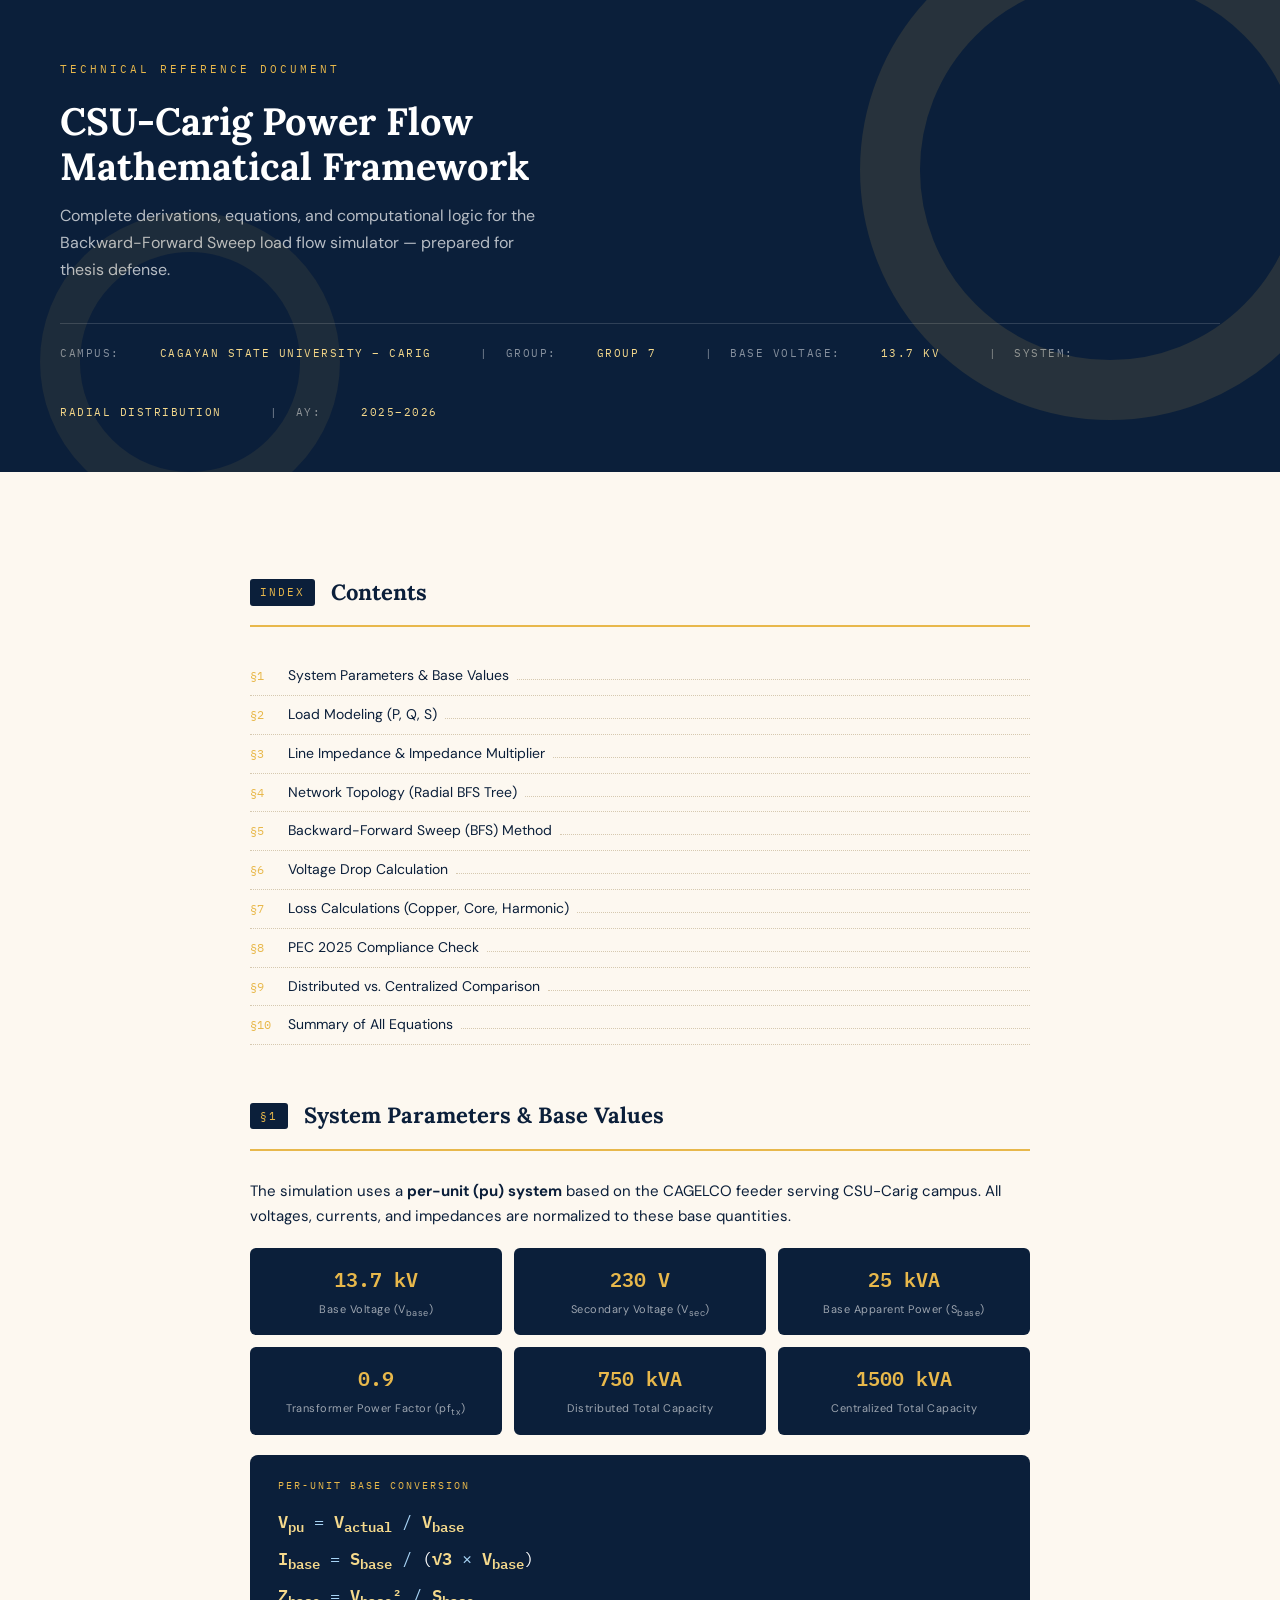
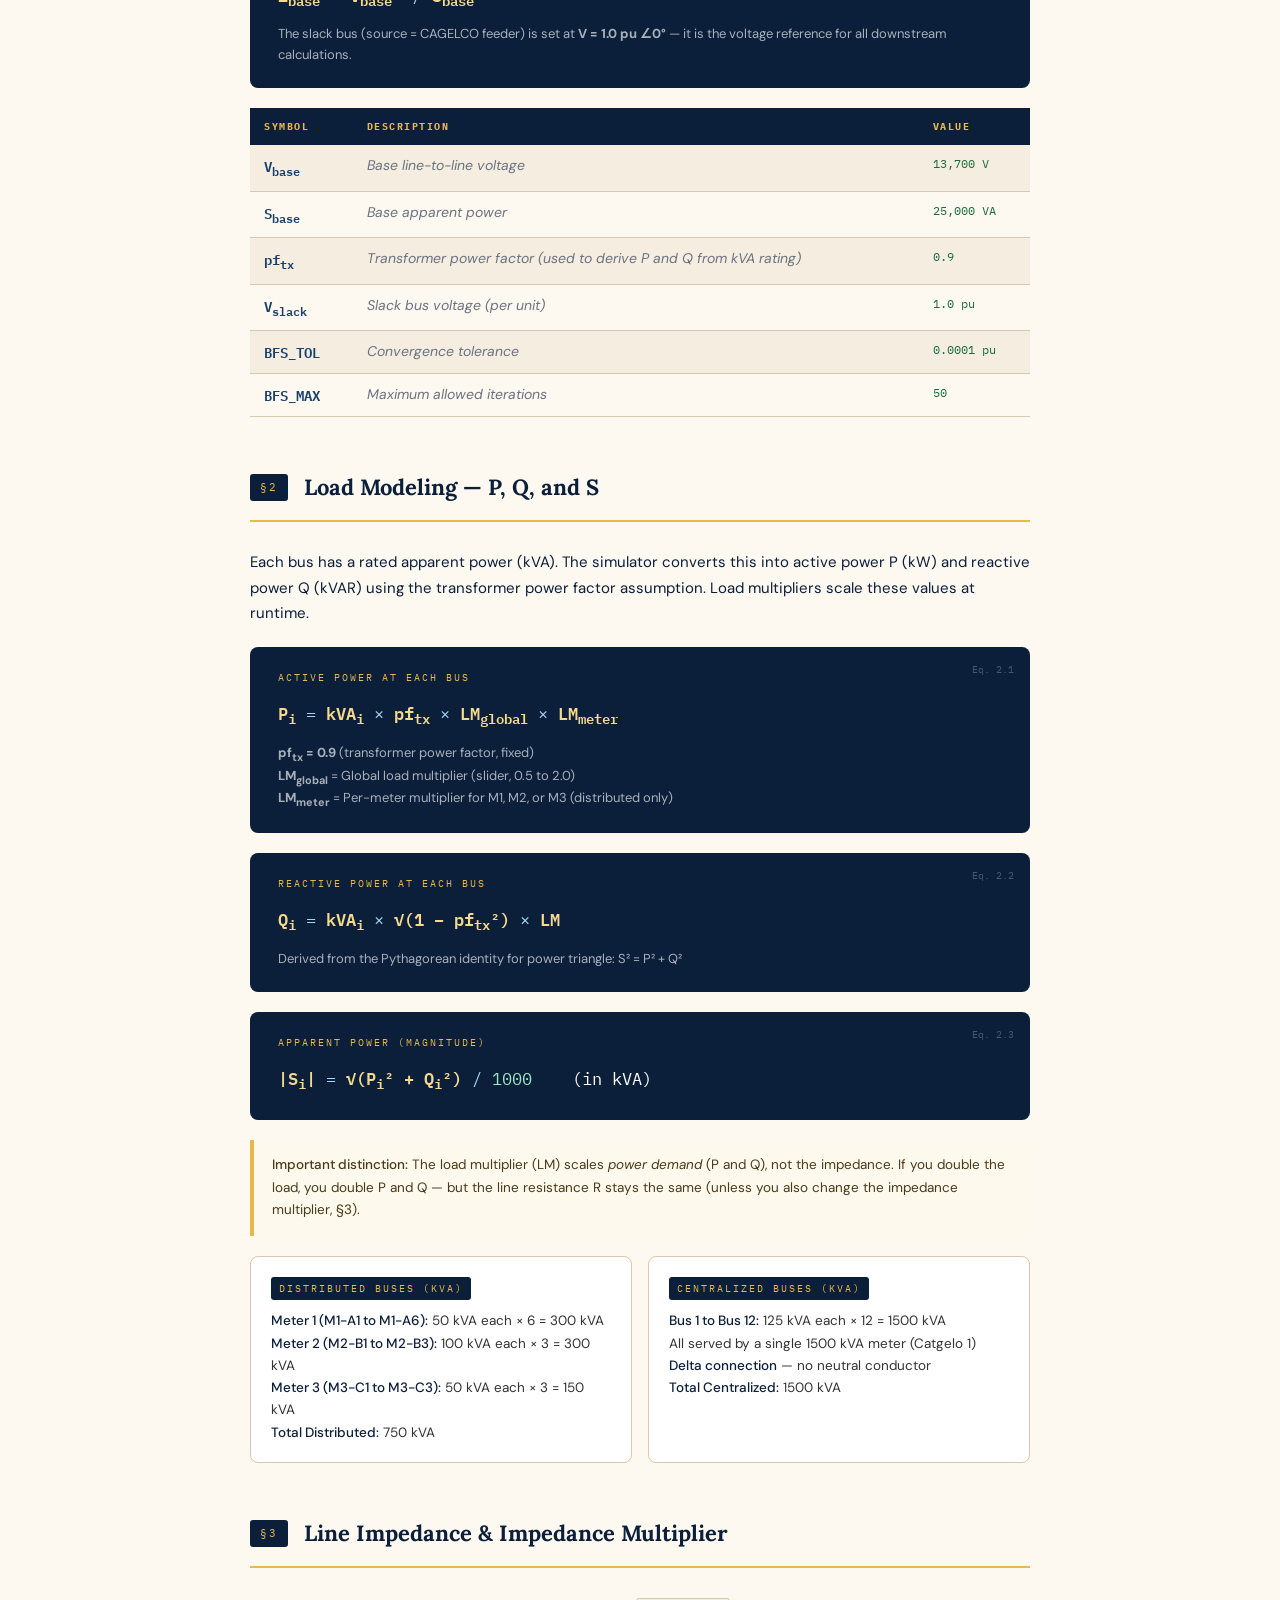
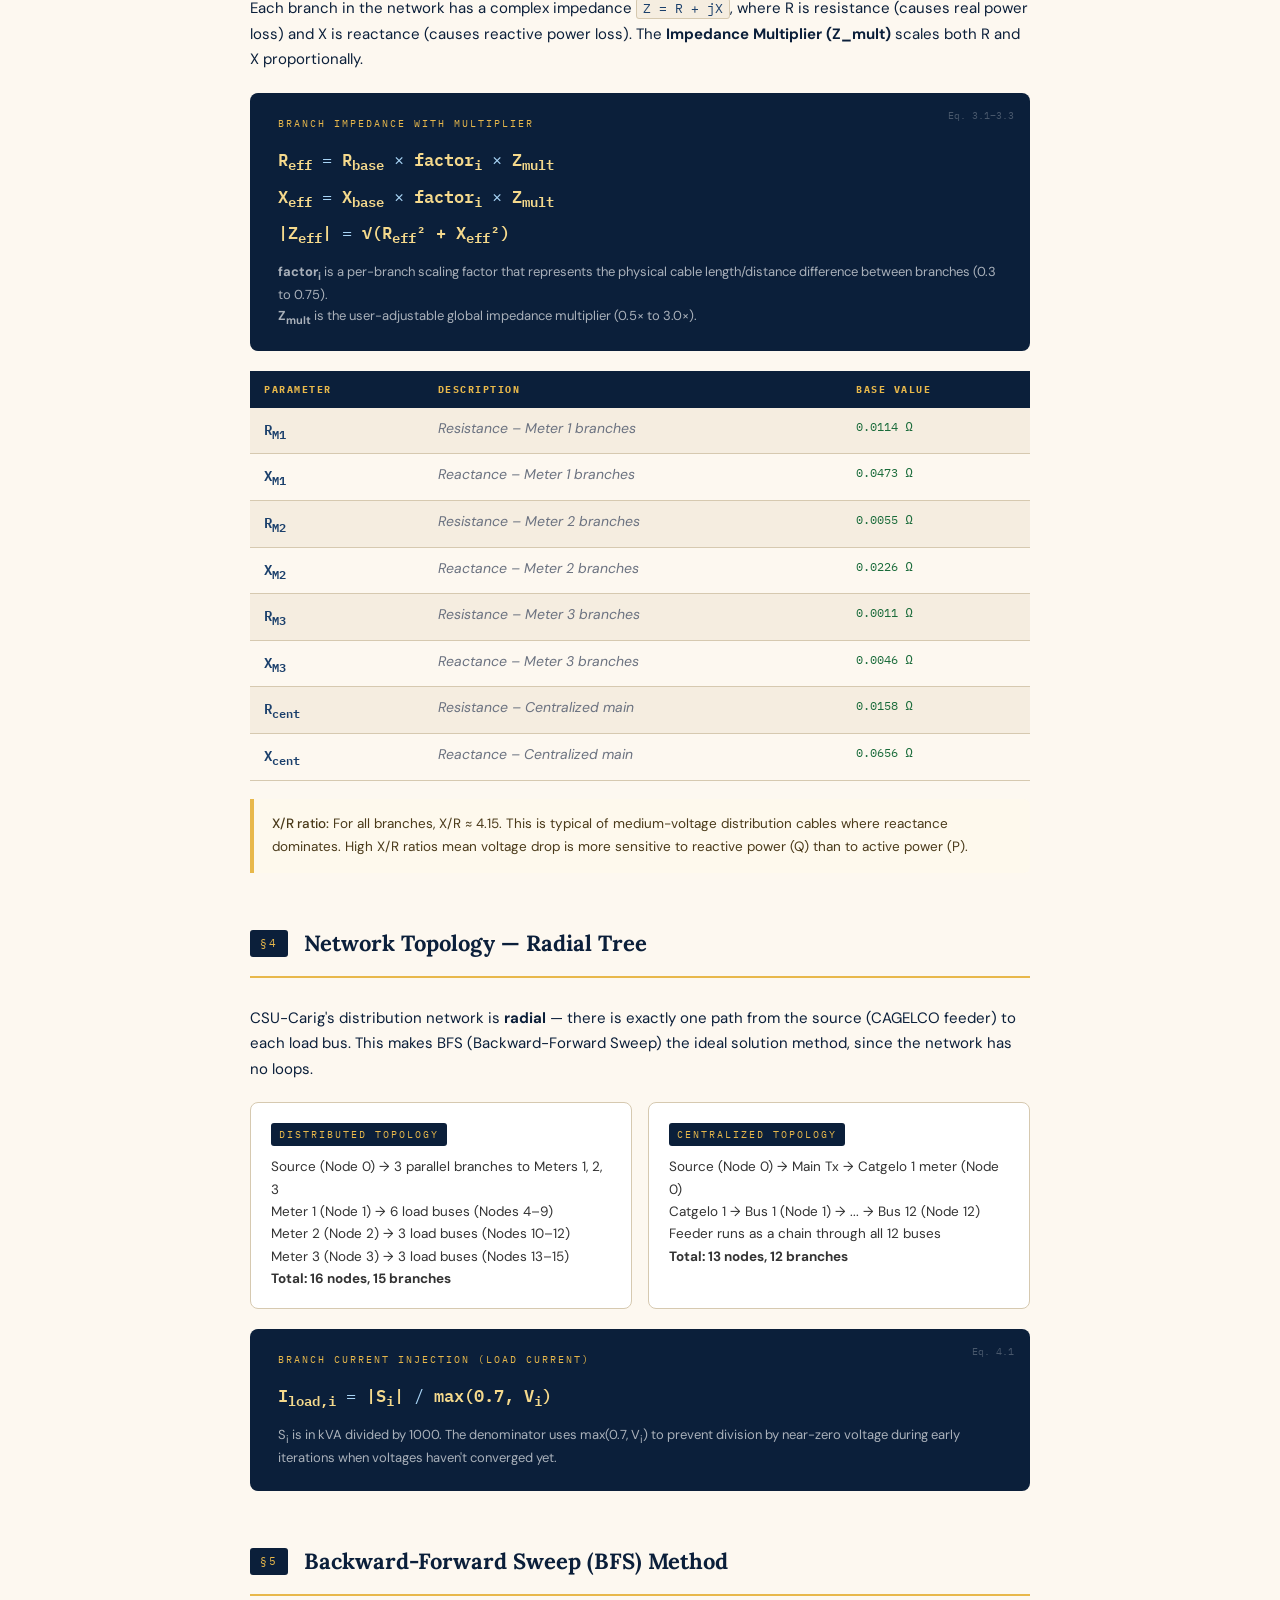
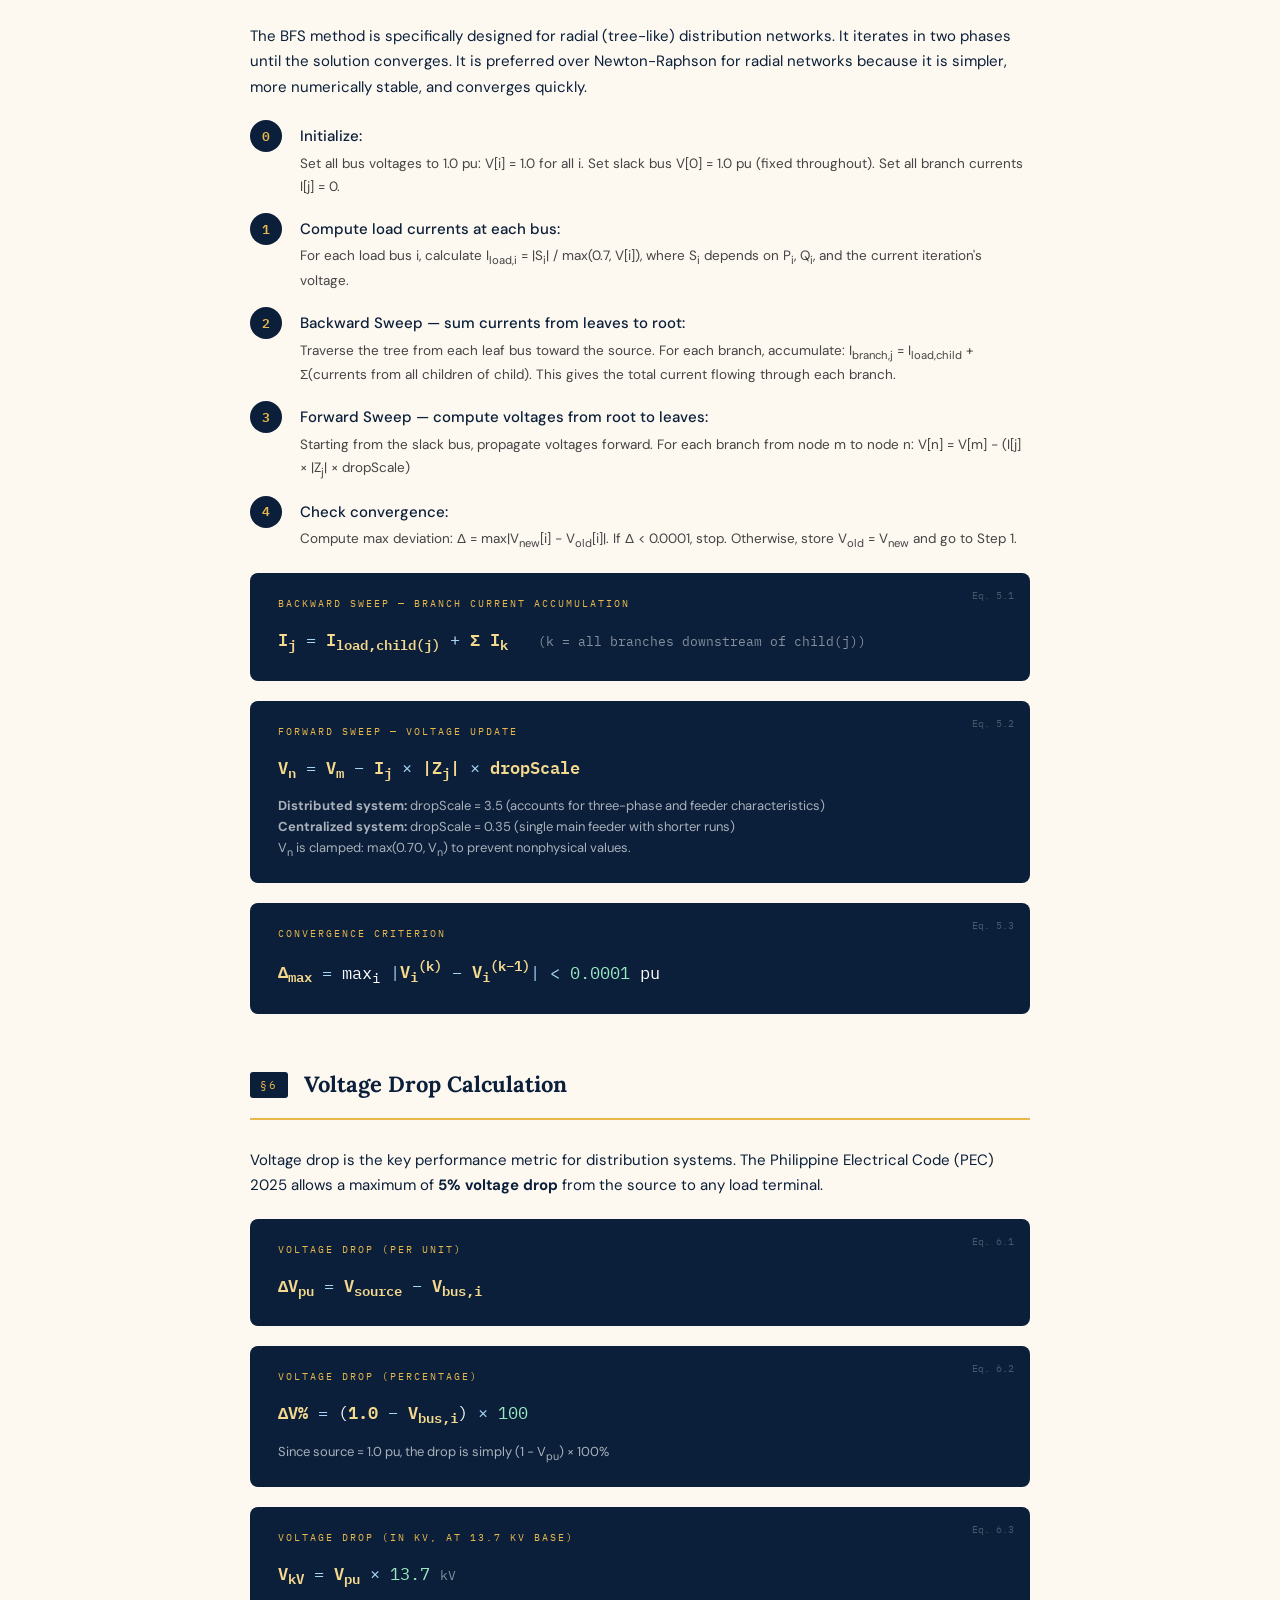
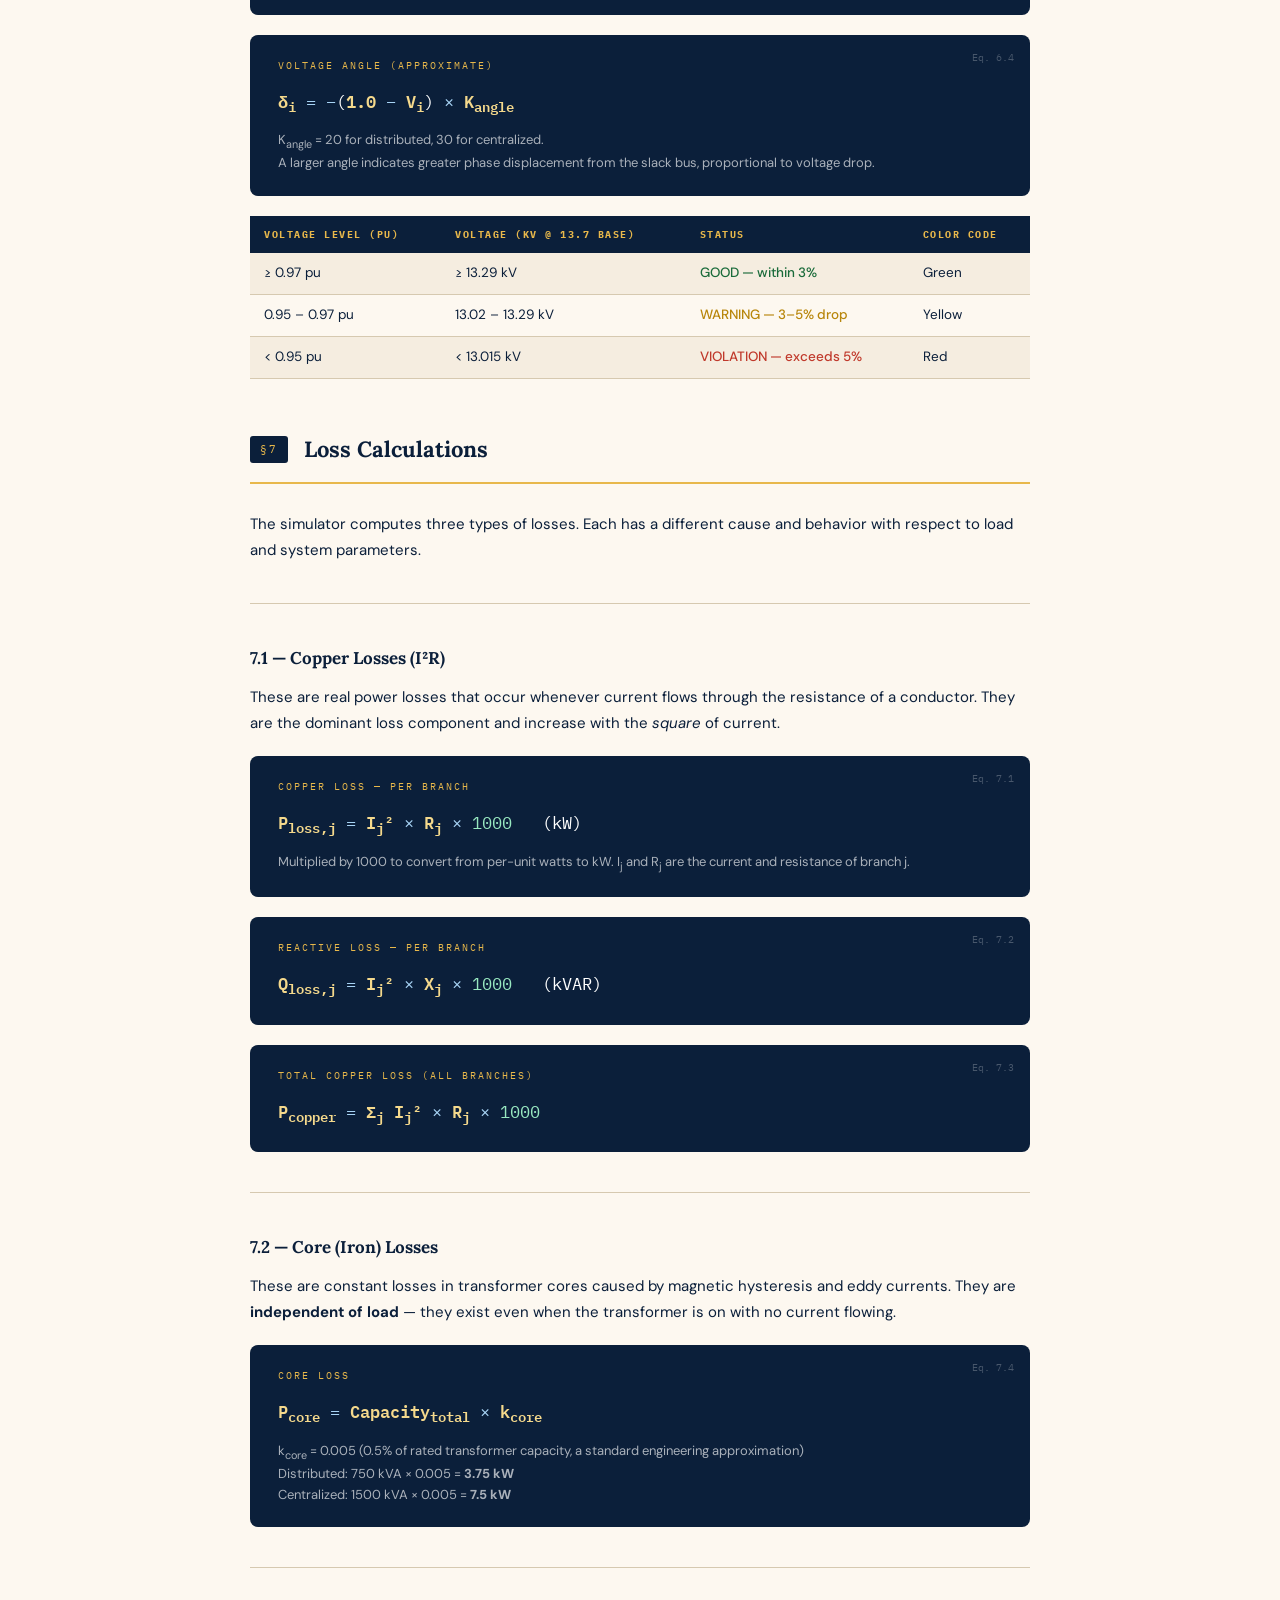
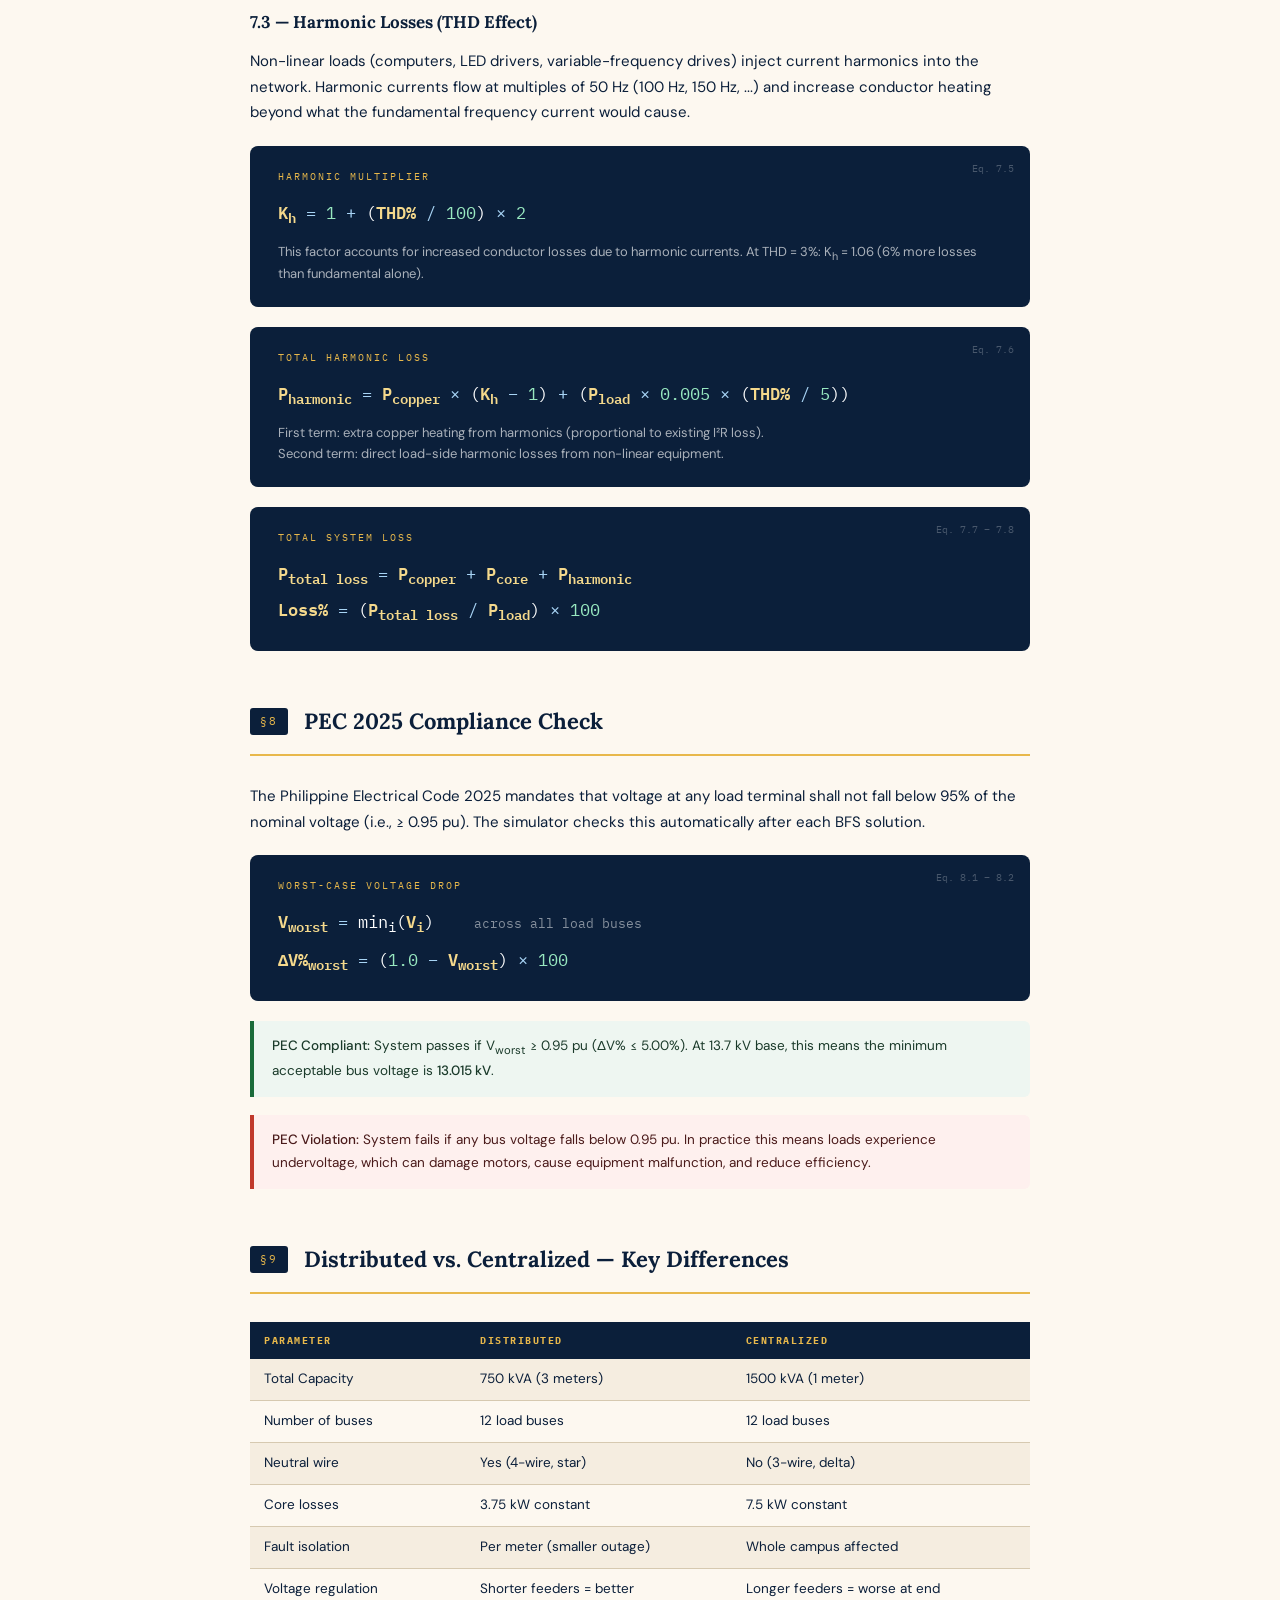
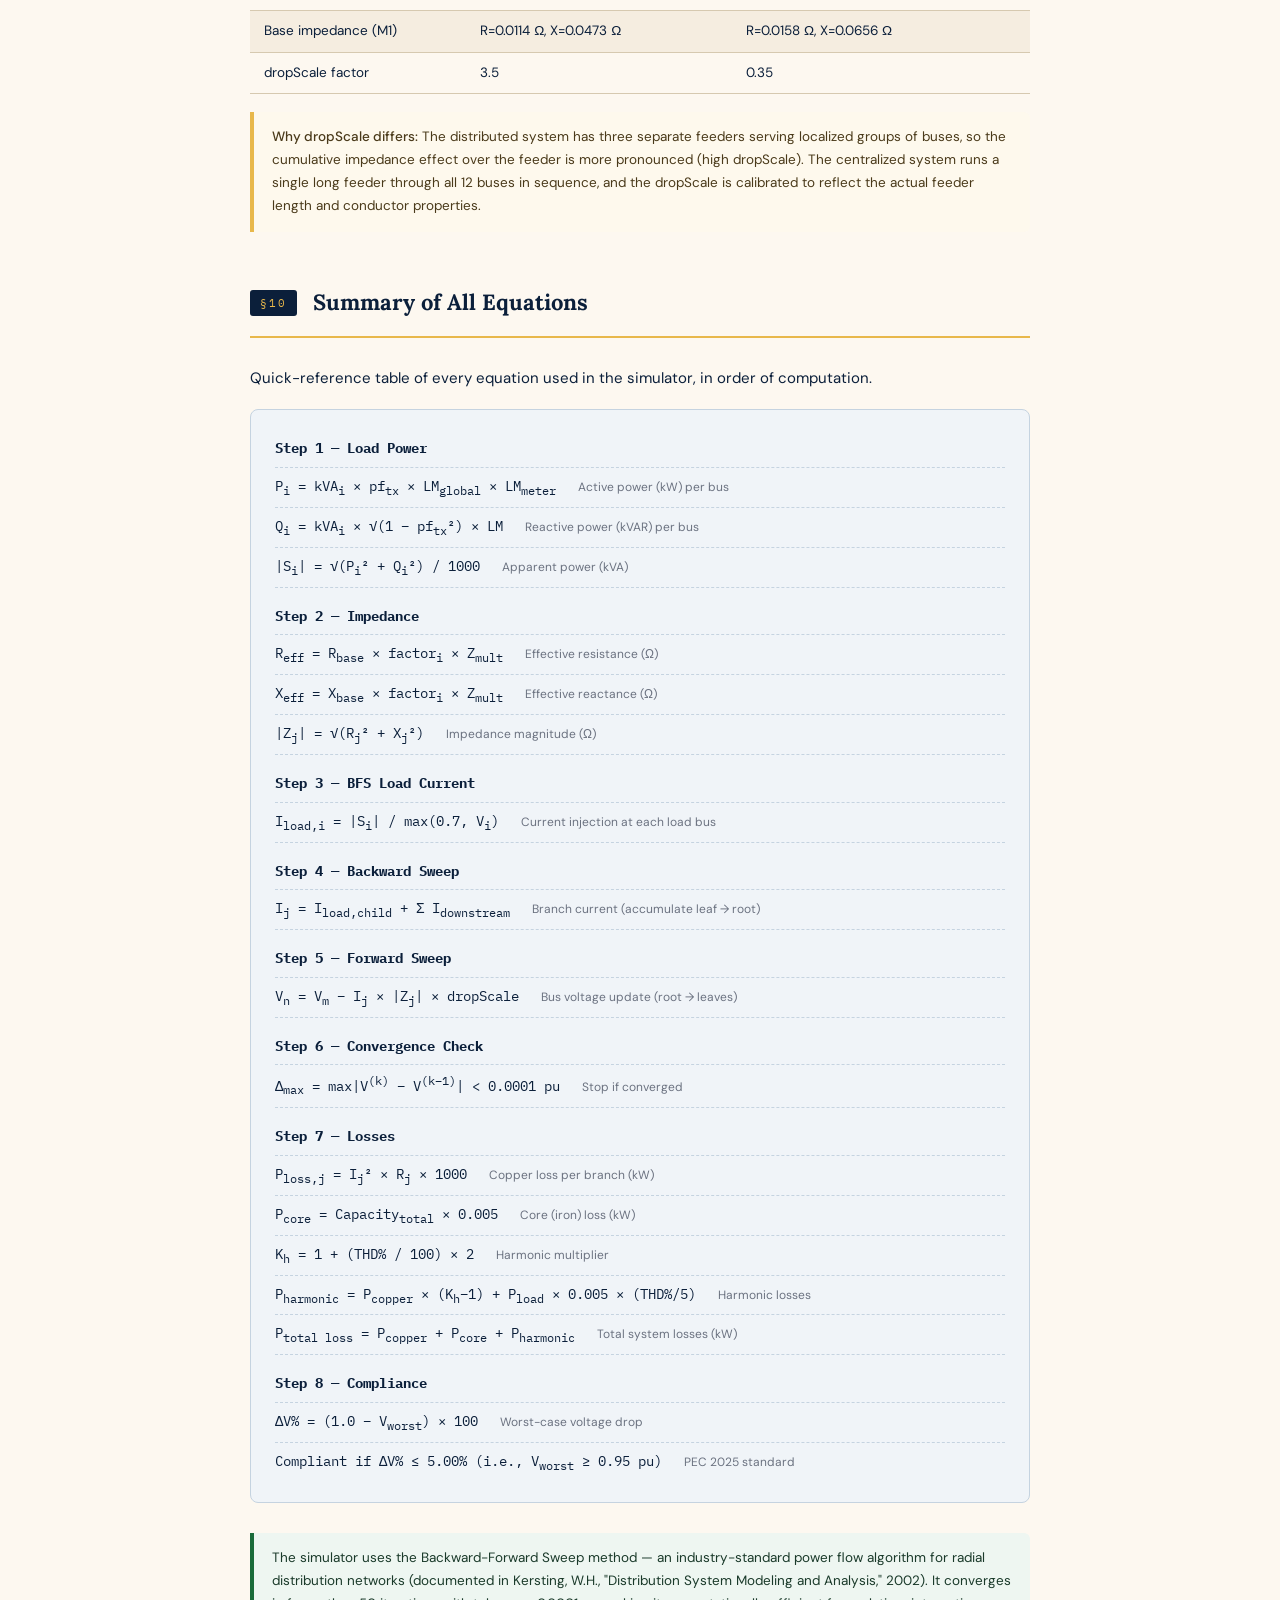
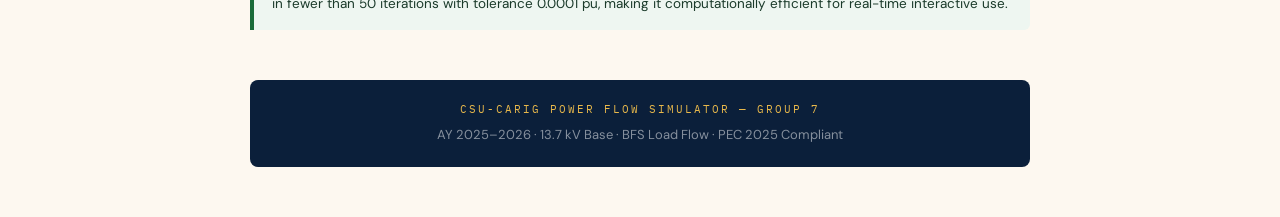
<file: maths.html>
<!DOCTYPE html>
<html lang="en">
<head>
<meta charset="UTF-8">
<meta name="viewport" content="width=device-width, initial-scale=1.0">
<title>CSU-Carig Power Flow — Mathematical Reference</title>
<link href="https://fonts.googleapis.com/css2?family=IBM+Plex+Mono:wght@400;600&family=Lora:wght@400;600;700&family=DM+Sans:wght@300;400;500&display=swap" rel="stylesheet">
<style>
  :root {
    --navy: #0b1f3a;
    --gold: #e8b84b;
    --gold-light: #f5d98c;
    --cream: #fdf8f0;
    --cream2: #f5ede0;
    --red: #c0392b;
    --green: #1a6b3a;
    --blue: #1a3f6b;
    --muted: #6b7280;
    --border: #d6c9b0;
    --mono: 'IBM Plex Mono', monospace;
    --serif: 'Lora', serif;
    --sans: 'DM Sans', sans-serif;
  }
  * { margin: 0; padding: 0; box-sizing: border-box; }
  body {
    background: var(--cream);
    color: var(--navy);
    font-family: var(--sans);
    font-size: 15px;
    line-height: 1.7;
  }

  /* ---- COVER ---- */
  .cover {
    background: var(--navy);
    color: white;
    padding: 60px 60px 50px;
    position: relative;
    overflow: hidden;
    page-break-after: always;
  }
  .cover::before {
    content: '';
    position: absolute;
    top: -80px; right: -80px;
    width: 380px; height: 380px;
    border: 60px solid rgba(232,184,75,0.12);
    border-radius: 50%;
  }
  .cover::after {
    content: '';
    position: absolute;
    bottom: -40px; left: 40px;
    width: 220px; height: 220px;
    border: 40px solid rgba(232,184,75,0.08);
    border-radius: 50%;
  }
  .cover-label {
    font-family: var(--mono);
    font-size: 11px;
    letter-spacing: 3px;
    color: var(--gold);
    text-transform: uppercase;
    margin-bottom: 20px;
  }
  .cover h1 {
    font-family: var(--serif);
    font-size: 38px;
    font-weight: 700;
    line-height: 1.2;
    margin-bottom: 12px;
    max-width: 600px;
  }
  .cover-sub {
    font-size: 16px;
    color: rgba(255,255,255,0.7);
    margin-bottom: 40px;
    max-width: 500px;
  }
  .cover-meta {
    display: flex;
    gap: 40px;
    font-family: var(--mono);
    font-size: 11px;
    letter-spacing: 1.5px;
    color: rgba(255,255,255,0.5);
    text-transform: uppercase;
    border-top: 1px solid rgba(255,255,255,0.15);
    padding-top: 20px;
    flex-wrap: wrap;
  }
  .cover-meta span { color: var(--gold-light); }

  /* ---- LAYOUT ---- */
  .wrapper { max-width: 860px; margin: 0 auto; padding: 50px 40px; }

  /* ---- SECTION HEADERS ---- */
  .section-header {
    display: flex;
    align-items: center;
    gap: 16px;
    margin: 52px 0 28px;
    padding-bottom: 14px;
    border-bottom: 2px solid var(--gold);
  }
  .section-number {
    font-family: var(--mono);
    font-size: 11px;
    letter-spacing: 2px;
    color: var(--gold);
    background: var(--navy);
    padding: 4px 10px;
    border-radius: 3px;
    text-transform: uppercase;
    flex-shrink: 0;
  }
  .section-header h2 {
    font-family: var(--serif);
    font-size: 22px;
    font-weight: 700;
    color: var(--navy);
  }

  /* ---- EQUATION BLOCKS ---- */
  .eq-block {
    background: var(--navy);
    border-radius: 8px;
    padding: 22px 28px;
    margin: 20px 0;
    position: relative;
  }
  .eq-label {
    font-family: var(--mono);
    font-size: 10px;
    letter-spacing: 2px;
    color: var(--gold);
    text-transform: uppercase;
    margin-bottom: 10px;
  }
  .eq {
    font-family: var(--mono);
    font-size: 17px;
    color: white;
    line-height: 2;
  }
  .eq .sym { color: var(--gold-light); font-weight: 600; }
  .eq .op { color: #a8d4f5; }
  .eq .num { color: #98e8c0; }
  .eq-tag {
    position: absolute;
    top: 14px; right: 16px;
    font-family: var(--mono);
    font-size: 10px;
    color: rgba(255,255,255,0.25);
  }
  .eq-note {
    font-size: 13px;
    color: rgba(255,255,255,0.65);
    margin-top: 10px;
    font-family: var(--sans);
    line-height: 1.6;
  }

  /* ---- VARIABLE TABLE ---- */
  .var-table {
    width: 100%;
    border-collapse: collapse;
    margin: 18px 0;
    font-size: 14px;
  }
  .var-table th {
    background: var(--navy);
    color: var(--gold);
    font-family: var(--mono);
    font-size: 10px;
    letter-spacing: 1.5px;
    text-transform: uppercase;
    padding: 10px 14px;
    text-align: left;
  }
  .var-table td {
    padding: 9px 14px;
    border-bottom: 1px solid var(--border);
    vertical-align: top;
  }
  .var-table tr:nth-child(even) td { background: var(--cream2); }
  .var-table td:first-child {
    font-family: var(--mono);
    font-weight: 600;
    color: var(--blue);
    white-space: nowrap;
  }
  .var-table td:nth-child(2) { color: var(--muted); font-style: italic; }
  .var-table td:last-child { font-family: var(--mono); font-size: 12px; color: var(--green); }

  /* ---- INFO CARDS ---- */
  .card-grid {
    display: grid;
    grid-template-columns: 1fr 1fr;
    gap: 16px;
    margin: 20px 0;
  }
  .card {
    border: 1.5px solid var(--border);
    border-radius: 8px;
    padding: 18px 20px;
    background: white;
  }
  .card-title {
    font-family: var(--mono);
    font-size: 10px;
    letter-spacing: 2px;
    color: var(--gold);
    text-transform: uppercase;
    margin-bottom: 10px;
    background: var(--navy);
    display: inline-block;
    padding: 3px 8px;
    border-radius: 3px;
  }
  .card p { font-size: 13.5px; line-height: 1.65; color: #333; }
  .card .highlight { color: var(--navy); font-weight: 500; }

  /* ---- STEP BOXES ---- */
  .steps { margin: 20px 0; }
  .step {
    display: flex;
    gap: 18px;
    margin-bottom: 14px;
    align-items: flex-start;
  }
  .step-num {
    flex-shrink: 0;
    width: 32px; height: 32px;
    border-radius: 50%;
    background: var(--navy);
    color: var(--gold);
    font-family: var(--mono);
    font-size: 13px;
    font-weight: 600;
    display: flex; align-items: center; justify-content: center;
  }
  .step-body { padding-top: 4px; }
  .step-body strong { font-weight: 500; color: var(--navy); }
  .step-body p { font-size: 13.5px; color: #444; margin-top: 3px; }

  /* ---- CALLOUTS ---- */
  .callout {
    border-left: 4px solid var(--gold);
    background: #fef9ed;
    padding: 14px 18px;
    border-radius: 0 6px 6px 0;
    margin: 18px 0;
    font-size: 13.5px;
    color: #4a3a1a;
  }
  .callout.red { border-left-color: var(--red); background: #fef0ee; color: #4a1a1a; }
  .callout.green { border-left-color: var(--green); background: #eef6f1; color: #1a3a2a; }
  .callout strong { font-weight: 500; }

  /* ---- DATA VALUES ---- */
  .data-grid {
    display: grid;
    grid-template-columns: repeat(3, 1fr);
    gap: 12px;
    margin: 18px 0;
  }
  .data-cell {
    background: var(--navy);
    border-radius: 6px;
    padding: 14px 16px;
    text-align: center;
  }
  .data-cell .val {
    font-family: var(--mono);
    font-size: 20px;
    color: var(--gold);
    font-weight: 600;
    display: block;
  }
  .data-cell .lbl {
    font-size: 11px;
    color: rgba(255,255,255,0.6);
    margin-top: 4px;
    display: block;
    letter-spacing: 0.5px;
  }

  /* ---- INLINE CODE ---- */
  code {
    font-family: var(--mono);
    background: var(--cream2);
    border: 1px solid var(--border);
    padding: 1px 6px;
    border-radius: 3px;
    font-size: 13px;
    color: var(--blue);
  }

  /* ---- COMPLIANCE TABLE ---- */
  .comp-table {
    width: 100%;
    border-collapse: collapse;
    margin: 18px 0;
    font-size: 13.5px;
  }
  .comp-table th {
    background: var(--navy);
    color: var(--gold);
    padding: 10px 14px;
    font-family: var(--mono);
    font-size: 10px;
    letter-spacing: 1.5px;
    text-transform: uppercase;
    text-align: left;
  }
  .comp-table td {
    padding: 9px 14px;
    border-bottom: 1px solid var(--border);
  }
  .comp-table tr:nth-child(even) td { background: var(--cream2); }
  .pass { color: var(--green); font-weight: 500; }
  .fail { color: var(--red); font-weight: 500; }

  /* ---- TOC ---- */
  .toc { margin: 30px 0; }
  .toc-item {
    display: flex;
    align-items: baseline;
    gap: 8px;
    padding: 7px 0;
    border-bottom: 1px dotted var(--border);
    font-size: 14px;
  }
  .toc-num { font-family: var(--mono); color: var(--gold); font-size: 12px; min-width: 30px; }
  .toc-dots { flex: 1; border-bottom: 1px dotted var(--border); margin-bottom: 3px; }

  /* ---- FORMULA DERIVATION ---- */
  .derivation {
    background: #f0f4f8;
    border: 1px solid #c5d3e0;
    border-radius: 8px;
    padding: 20px 24px;
    margin: 18px 0;
  }
  .derivation .step-eq {
    font-family: var(--mono);
    font-size: 14px;
    color: var(--navy);
    padding: 5px 0;
    border-bottom: 1px dashed #c5d3e0;
    line-height: 1.9;
  }
  .derivation .step-eq:last-child { border-bottom: none; }
  .derivation .step-eq .reason {
    font-family: var(--sans);
    font-size: 12px;
    color: var(--muted);
    margin-left: 14px;
  }

  hr.section-break {
    border: none;
    border-top: 1px solid var(--border);
    margin: 40px 0;
  }

  @media print {
    .cover { page-break-after: always; }
    .section-header { page-break-before: auto; }
    .eq-block, .card, .callout { page-break-inside: avoid; }
  }
</style>
</head>
<body>

<!-- ====== COVER ====== -->
<div class="cover">
  <div class="cover-label">Technical Reference Document</div>
  <h1>CSU-Carig Power Flow<br>Mathematical Framework</h1>
  <div class="cover-sub">
    Complete derivations, equations, and computational logic for the Backward-Forward Sweep load flow simulator — prepared for thesis defense.
  </div>
  <div class="cover-meta">
    Campus: <span>Cagayan State University – Carig</span>
    &nbsp;|&nbsp; Group: <span>Group 7</span>
    &nbsp;|&nbsp; Base Voltage: <span>13.7 kV</span>
    &nbsp;|&nbsp; System: <span>Radial Distribution</span>
    &nbsp;|&nbsp; AY: <span>2025–2026</span>
  </div>
</div>

<div class="wrapper">

  <!-- TABLE OF CONTENTS -->
  <div class="section-header">
    <div class="section-number">Index</div>
    <h2>Contents</h2>
  </div>
  <div class="toc">
    <div class="toc-item"><span class="toc-num">§1</span> System Parameters &amp; Base Values<div class="toc-dots"></div></div>
    <div class="toc-item"><span class="toc-num">§2</span> Load Modeling (P, Q, S)<div class="toc-dots"></div></div>
    <div class="toc-item"><span class="toc-num">§3</span> Line Impedance &amp; Impedance Multiplier<div class="toc-dots"></div></div>
    <div class="toc-item"><span class="toc-num">§4</span> Network Topology (Radial BFS Tree)<div class="toc-dots"></div></div>
    <div class="toc-item"><span class="toc-num">§5</span> Backward-Forward Sweep (BFS) Method<div class="toc-dots"></div></div>
    <div class="toc-item"><span class="toc-num">§6</span> Voltage Drop Calculation<div class="toc-dots"></div></div>
    <div class="toc-item"><span class="toc-num">§7</span> Loss Calculations (Copper, Core, Harmonic)<div class="toc-dots"></div></div>
    <div class="toc-item"><span class="toc-num">§8</span> PEC 2025 Compliance Check<div class="toc-dots"></div></div>
    <div class="toc-item"><span class="toc-num">§9</span> Distributed vs. Centralized Comparison<div class="toc-dots"></div></div>
    <div class="toc-item"><span class="toc-num">§10</span> Summary of All Equations<div class="toc-dots"></div></div>
  </div>

  <!-- ====== SECTION 1 ====== -->
  <div class="section-header">
    <div class="section-number">§1</div>
    <h2>System Parameters &amp; Base Values</h2>
  </div>

  <p>The simulation uses a <strong>per-unit (pu) system</strong> based on the CAGELCO feeder serving CSU-Carig campus. All voltages, currents, and impedances are normalized to these base quantities.</p>

  <div class="data-grid">
    <div class="data-cell"><span class="val">13.7 kV</span><span class="lbl">Base Voltage (V<sub>base</sub>)</span></div>
    <div class="data-cell"><span class="val">230 V</span><span class="lbl">Secondary Voltage (V<sub>sec</sub>)</span></div>
    <div class="data-cell"><span class="val">25 kVA</span><span class="lbl">Base Apparent Power (S<sub>base</sub>)</span></div>
    <div class="data-cell"><span class="val">0.9</span><span class="lbl">Transformer Power Factor (pf<sub>tx</sub>)</span></div>
    <div class="data-cell"><span class="val">750 kVA</span><span class="lbl">Distributed Total Capacity</span></div>
    <div class="data-cell"><span class="val">1500 kVA</span><span class="lbl">Centralized Total Capacity</span></div>
  </div>

  <div class="eq-block">
    <div class="eq-label">Per-Unit Base Conversion</div>
    <div class="eq"><span class="sym">V<sub>pu</sub></span> <span class="op">=</span> <span class="sym">V<sub>actual</sub></span> <span class="op">/</span> <span class="sym">V<sub>base</sub></span></div>
    <div class="eq"><span class="sym">I<sub>base</sub></span> <span class="op">=</span> <span class="sym">S<sub>base</sub></span> <span class="op">/</span> (<span class="sym">√3</span> <span class="op">×</span> <span class="sym">V<sub>base</sub></span>)</div>
    <div class="eq"><span class="sym">Z<sub>base</sub></span> <span class="op">=</span> <span class="sym">V<sub>base</sub>²</span> <span class="op">/</span> <span class="sym">S<sub>base</sub></span></div>
    <div class="eq-note">The slack bus (source = CAGELCO feeder) is set at <strong>V = 1.0 pu ∠0°</strong> — it is the voltage reference for all downstream calculations.</div>
  </div>

  <table class="var-table">
    <tr><th>Symbol</th><th>Description</th><th>Value</th></tr>
    <tr><td>V<sub>base</sub></td><td>Base line-to-line voltage</td><td>13,700 V</td></tr>
    <tr><td>S<sub>base</sub></td><td>Base apparent power</td><td>25,000 VA</td></tr>
    <tr><td>pf<sub>tx</sub></td><td>Transformer power factor (used to derive P and Q from kVA rating)</td><td>0.9</td></tr>
    <tr><td>V<sub>slack</sub></td><td>Slack bus voltage (per unit)</td><td>1.0 pu</td></tr>
    <tr><td>BFS_TOL</td><td>Convergence tolerance</td><td>0.0001 pu</td></tr>
    <tr><td>BFS_MAX</td><td>Maximum allowed iterations</td><td>50</td></tr>
  </table>

  <!-- ====== SECTION 2 ====== -->
  <div class="section-header">
    <div class="section-number">§2</div>
    <h2>Load Modeling — P, Q, and S</h2>
  </div>

  <p>Each bus has a rated apparent power (kVA). The simulator converts this into active power P (kW) and reactive power Q (kVAR) using the transformer power factor assumption. Load multipliers scale these values at runtime.</p>

  <div class="eq-block">
    <div class="eq-label">Active Power at Each Bus</div>
    <div class="eq"><span class="sym">P<sub>i</sub></span> <span class="op">=</span> <span class="sym">kVA<sub>i</sub></span> <span class="op">×</span> <span class="sym">pf<sub>tx</sub></span> <span class="op">×</span> <span class="sym">LM<sub>global</sub></span> <span class="op">×</span> <span class="sym">LM<sub>meter</sub></span></div>
    <div class="eq-note">
      <strong>pf<sub>tx</sub> = 0.9</strong> (transformer power factor, fixed)<br>
      <strong>LM<sub>global</sub></strong> = Global load multiplier (slider, 0.5 to 2.0)<br>
      <strong>LM<sub>meter</sub></strong> = Per-meter multiplier for M1, M2, or M3 (distributed only)
    </div>
    <div class="eq-tag">Eq. 2.1</div>
  </div>

  <div class="eq-block">
    <div class="eq-label">Reactive Power at Each Bus</div>
    <div class="eq"><span class="sym">Q<sub>i</sub></span> <span class="op">=</span> <span class="sym">kVA<sub>i</sub></span> <span class="op">×</span> <span class="sym">√(1 − pf<sub>tx</sub>²)</span> <span class="op">×</span> <span class="sym">LM</span></div>
    <div class="eq-note">Derived from the Pythagorean identity for power triangle: S² = P² + Q²</div>
    <div class="eq-tag">Eq. 2.2</div>
  </div>

  <div class="eq-block">
    <div class="eq-label">Apparent Power (Magnitude)</div>
    <div class="eq"><span class="sym">|S<sub>i</sub>|</span> <span class="op">=</span> <span class="sym">√(P<sub>i</sub>² + Q<sub>i</sub>²)</span> <span class="op">/</span> <span class="num">1000</span> &nbsp;&nbsp; (in kVA)</div>
    <div class="eq-tag">Eq. 2.3</div>
  </div>

  <div class="callout">
    <strong>Important distinction:</strong> The load multiplier (LM) scales <em>power demand</em> (P and Q), not the impedance. If you double the load, you double P and Q — but the line resistance R stays the same (unless you also change the impedance multiplier, §3).
  </div>

  <div class="card-grid">
    <div class="card">
      <div class="card-title">Distributed buses (kVA)</div>
      <p>
        <span class="highlight">Meter 1 (M1-A1 to M1-A6):</span> 50 kVA each × 6 = 300 kVA<br>
        <span class="highlight">Meter 2 (M2-B1 to M2-B3):</span> 100 kVA each × 3 = 300 kVA<br>
        <span class="highlight">Meter 3 (M3-C1 to M3-C3):</span> 50 kVA each × 3 = 150 kVA<br>
        <span class="highlight">Total Distributed:</span> 750 kVA
      </p>
    </div>
    <div class="card">
      <div class="card-title">Centralized buses (kVA)</div>
      <p>
        <span class="highlight">Bus 1 to Bus 12:</span> 125 kVA each × 12 = 1500 kVA<br>
        All served by a single 1500 kVA meter (Catgelo 1)<br>
        <span class="highlight">Delta connection</span> — no neutral conductor<br>
        <span class="highlight">Total Centralized:</span> 1500 kVA
      </p>
    </div>
  </div>

  <!-- ====== SECTION 3 ====== -->
  <div class="section-header">
    <div class="section-number">§3</div>
    <h2>Line Impedance &amp; Impedance Multiplier</h2>
  </div>

  <p>Each branch in the network has a complex impedance <code>Z = R + jX</code>, where R is resistance (causes real power loss) and X is reactance (causes reactive power loss). The <strong>Impedance Multiplier (Z_mult)</strong> scales both R and X proportionally.</p>

  <div class="eq-block">
    <div class="eq-label">Branch Impedance with Multiplier</div>
    <div class="eq"><span class="sym">R<sub>eff</sub></span> <span class="op">=</span> <span class="sym">R<sub>base</sub></span> <span class="op">×</span> <span class="sym">factor<sub>i</sub></span> <span class="op">×</span> <span class="sym">Z<sub>mult</sub></span></div>
    <div class="eq"><span class="sym">X<sub>eff</sub></span> <span class="op">=</span> <span class="sym">X<sub>base</sub></span> <span class="op">×</span> <span class="sym">factor<sub>i</sub></span> <span class="op">×</span> <span class="sym">Z<sub>mult</sub></span></div>
    <div class="eq"><span class="sym">|Z<sub>eff</sub>|</span> <span class="op">=</span> <span class="sym">√(R<sub>eff</sub>² + X<sub>eff</sub>²)</span></div>
    <div class="eq-note">
      <strong>factor<sub>i</sub></strong> is a per-branch scaling factor that represents the physical cable length/distance difference between branches (0.3 to 0.75).<br>
      <strong>Z<sub>mult</sub></strong> is the user-adjustable global impedance multiplier (0.5× to 3.0×).
    </div>
    <div class="eq-tag">Eq. 3.1–3.3</div>
  </div>

  <table class="var-table">
    <tr><th>Parameter</th><th>Description</th><th>Base Value</th></tr>
    <tr><td>R<sub>M1</sub></td><td>Resistance – Meter 1 branches</td><td>0.0114 Ω</td></tr>
    <tr><td>X<sub>M1</sub></td><td>Reactance – Meter 1 branches</td><td>0.0473 Ω</td></tr>
    <tr><td>R<sub>M2</sub></td><td>Resistance – Meter 2 branches</td><td>0.0055 Ω</td></tr>
    <tr><td>X<sub>M2</sub></td><td>Reactance – Meter 2 branches</td><td>0.0226 Ω</td></tr>
    <tr><td>R<sub>M3</sub></td><td>Resistance – Meter 3 branches</td><td>0.0011 Ω</td></tr>
    <tr><td>X<sub>M3</sub></td><td>Reactance – Meter 3 branches</td><td>0.0046 Ω</td></tr>
    <tr><td>R<sub>cent</sub></td><td>Resistance – Centralized main</td><td>0.0158 Ω</td></tr>
    <tr><td>X<sub>cent</sub></td><td>Reactance – Centralized main</td><td>0.0656 Ω</td></tr>
  </table>

  <div class="callout">
    <strong>X/R ratio:</strong> For all branches, X/R ≈ 4.15. This is typical of medium-voltage distribution cables where reactance dominates. High X/R ratios mean voltage drop is more sensitive to reactive power (Q) than to active power (P).
  </div>

  <!-- ====== SECTION 4 ====== -->
  <div class="section-header">
    <div class="section-number">§4</div>
    <h2>Network Topology — Radial Tree</h2>
  </div>

  <p>CSU-Carig's distribution network is <strong>radial</strong> — there is exactly one path from the source (CAGELCO feeder) to each load bus. This makes BFS (Backward-Forward Sweep) the ideal solution method, since the network has no loops.</p>

  <div class="card-grid">
    <div class="card">
      <div class="card-title">Distributed topology</div>
      <p>
        Source (Node 0) → 3 parallel branches to Meters 1, 2, 3<br>
        Meter 1 (Node 1) → 6 load buses (Nodes 4–9)<br>
        Meter 2 (Node 2) → 3 load buses (Nodes 10–12)<br>
        Meter 3 (Node 3) → 3 load buses (Nodes 13–15)<br>
        <strong>Total: 16 nodes, 15 branches</strong>
      </p>
    </div>
    <div class="card">
      <div class="card-title">Centralized topology</div>
      <p>
        Source (Node 0) → Main Tx → Catgelo 1 meter (Node 0)<br>
        Catgelo 1 → Bus 1 (Node 1) → ... → Bus 12 (Node 12)<br>
        Feeder runs as a chain through all 12 buses<br>
        <strong>Total: 13 nodes, 12 branches</strong>
      </p>
    </div>
  </div>

  <div class="eq-block">
    <div class="eq-label">Branch Current Injection (Load Current)</div>
    <div class="eq"><span class="sym">I<sub>load,i</sub></span> <span class="op">=</span> <span class="sym">|S<sub>i</sub>|</span> <span class="op">/</span> <span class="sym">max(0.7, V<sub>i</sub>)</span></div>
    <div class="eq-note">
      S<sub>i</sub> is in kVA divided by 1000. The denominator uses max(0.7, V<sub>i</sub>) to prevent division by near-zero voltage during early iterations when voltages haven't converged yet.
    </div>
    <div class="eq-tag">Eq. 4.1</div>
  </div>

  <!-- ====== SECTION 5 ====== -->
  <div class="section-header">
    <div class="section-number">§5</div>
    <h2>Backward-Forward Sweep (BFS) Method</h2>
  </div>

  <p>The BFS method is specifically designed for radial (tree-like) distribution networks. It iterates in two phases until the solution converges. It is preferred over Newton-Raphson for radial networks because it is simpler, more numerically stable, and converges quickly.</p>

  <div class="steps">
    <div class="step">
      <div class="step-num">0</div>
      <div class="step-body">
        <strong>Initialize:</strong>
        <p>Set all bus voltages to 1.0 pu: V[i] = 1.0 for all i. Set slack bus V[0] = 1.0 pu (fixed throughout). Set all branch currents I[j] = 0.</p>
      </div>
    </div>
    <div class="step">
      <div class="step-num">1</div>
      <div class="step-body">
        <strong>Compute load currents at each bus:</strong>
        <p>For each load bus i, calculate I<sub>load,i</sub> = |S<sub>i</sub>| / max(0.7, V[i]), where S<sub>i</sub> depends on P<sub>i</sub>, Q<sub>i</sub>, and the current iteration's voltage.</p>
      </div>
    </div>
    <div class="step">
      <div class="step-num">2</div>
      <div class="step-body">
        <strong>Backward Sweep — sum currents from leaves to root:</strong>
        <p>Traverse the tree from each leaf bus toward the source. For each branch, accumulate: I<sub>branch,j</sub> = I<sub>load,child</sub> + Σ(currents from all children of child). This gives the total current flowing through each branch.</p>
      </div>
    </div>
    <div class="step">
      <div class="step-num">3</div>
      <div class="step-body">
        <strong>Forward Sweep — compute voltages from root to leaves:</strong>
        <p>Starting from the slack bus, propagate voltages forward. For each branch from node m to node n: V[n] = V[m] − (I[j] × |Z<sub>j</sub>| × dropScale)</p>
      </div>
    </div>
    <div class="step">
      <div class="step-num">4</div>
      <div class="step-body">
        <strong>Check convergence:</strong>
        <p>Compute max deviation: Δ = max|V<sub>new</sub>[i] − V<sub>old</sub>[i]|. If Δ &lt; 0.0001, stop. Otherwise, store V<sub>old</sub> = V<sub>new</sub> and go to Step 1.</p>
      </div>
    </div>
  </div>

  <div class="eq-block">
    <div class="eq-label">Backward Sweep — Branch Current Accumulation</div>
    <div class="eq"><span class="sym">I<sub>j</sub></span> <span class="op">=</span> <span class="sym">I<sub>load,child(j)</sub></span> <span class="op">+</span> <span class="sym">Σ I<sub>k</sub></span> &nbsp; <span style="color:rgba(255,255,255,0.5);font-size:13px;">(k = all branches downstream of child(j))</span></div>
    <div class="eq-tag">Eq. 5.1</div>
  </div>

  <div class="eq-block">
    <div class="eq-label">Forward Sweep — Voltage Update</div>
    <div class="eq"><span class="sym">V<sub>n</sub></span> <span class="op">=</span> <span class="sym">V<sub>m</sub></span> <span class="op">−</span> <span class="sym">I<sub>j</sub></span> <span class="op">×</span> <span class="sym">|Z<sub>j</sub>|</span> <span class="op">×</span> <span class="sym">dropScale</span></div>
    <div class="eq-note">
      <strong>Distributed system:</strong> dropScale = 3.5 (accounts for three-phase and feeder characteristics)<br>
      <strong>Centralized system:</strong> dropScale = 0.35 (single main feeder with shorter runs)<br>
      V<sub>n</sub> is clamped: max(0.70, V<sub>n</sub>) to prevent nonphysical values.
    </div>
    <div class="eq-tag">Eq. 5.2</div>
  </div>

  <div class="eq-block">
    <div class="eq-label">Convergence Criterion</div>
    <div class="eq"><span class="sym">Δ<sub>max</sub></span> <span class="op">=</span> max<sub>i</sub> <span class="op">|</span><span class="sym">V<sub>i</sub><sup>(k)</sup></span> <span class="op">−</span> <span class="sym">V<sub>i</sub><sup>(k−1)</sup></span><span class="op">|</span> <span class="op">&lt;</span> <span class="num">0.0001</span> pu</div>
    <div class="eq-tag">Eq. 5.3</div>
  </div>

  <!-- ====== SECTION 6 ====== -->
  <div class="section-header">
    <div class="section-number">§6</div>
    <h2>Voltage Drop Calculation</h2>
  </div>

  <p>Voltage drop is the key performance metric for distribution systems. The Philippine Electrical Code (PEC) 2025 allows a maximum of <strong>5% voltage drop</strong> from the source to any load terminal.</p>

  <div class="eq-block">
    <div class="eq-label">Voltage Drop (Per Unit)</div>
    <div class="eq"><span class="sym">ΔV<sub>pu</sub></span> <span class="op">=</span> <span class="sym">V<sub>source</sub></span> <span class="op">−</span> <span class="sym">V<sub>bus,i</sub></span></div>
    <div class="eq-tag">Eq. 6.1</div>
  </div>

  <div class="eq-block">
    <div class="eq-label">Voltage Drop (Percentage)</div>
    <div class="eq"><span class="sym">ΔV%</span> <span class="op">=</span> (<span class="sym">1.0</span> <span class="op">−</span> <span class="sym">V<sub>bus,i</sub></span>) <span class="op">×</span> <span class="num">100</span></div>
    <div class="eq-note">Since source = 1.0 pu, the drop is simply (1 − V<sub>pu</sub>) × 100%</div>
    <div class="eq-tag">Eq. 6.2</div>
  </div>

  <div class="eq-block">
    <div class="eq-label">Voltage Drop (in kV, at 13.7 kV base)</div>
    <div class="eq"><span class="sym">V<sub>kV</sub></span> <span class="op">=</span> <span class="sym">V<sub>pu</sub></span> <span class="op">×</span> <span class="num">13.7</span> <span style="color:rgba(255,255,255,0.5);font-size:13px;">kV</span></div>
    <div class="eq-tag">Eq. 6.3</div>
  </div>

  <div class="eq-block">
    <div class="eq-label">Voltage Angle (approximate)</div>
    <div class="eq"><span class="sym">δ<sub>i</sub></span> <span class="op">=</span> <span class="op">−</span>(<span class="sym">1.0</span> <span class="op">−</span> <span class="sym">V<sub>i</sub></span>) <span class="op">×</span> <span class="sym">K<sub>angle</sub></span></div>
    <div class="eq-note">
      K<sub>angle</sub> = 20 for distributed, 30 for centralized.<br>
      A larger angle indicates greater phase displacement from the slack bus, proportional to voltage drop.
    </div>
    <div class="eq-tag">Eq. 6.4</div>
  </div>

  <table class="comp-table">
    <tr><th>Voltage Level (pu)</th><th>Voltage (kV @ 13.7 base)</th><th>Status</th><th>Color Code</th></tr>
    <tr><td>≥ 0.97 pu</td><td>≥ 13.29 kV</td><td class="pass">GOOD — within 3%</td><td>Green</td></tr>
    <tr><td>0.95 – 0.97 pu</td><td>13.02 – 13.29 kV</td><td style="color:#b8860b;font-weight:500">WARNING — 3–5% drop</td><td>Yellow</td></tr>
    <tr><td>&lt; 0.95 pu</td><td>&lt; 13.015 kV</td><td class="fail">VIOLATION — exceeds 5%</td><td>Red</td></tr>
  </table>

  <!-- ====== SECTION 7 ====== -->
  <div class="section-header">
    <div class="section-number">§7</div>
    <h2>Loss Calculations</h2>
  </div>

  <p>The simulator computes three types of losses. Each has a different cause and behavior with respect to load and system parameters.</p>

  <hr class="section-break">
  <h3 style="font-family:var(--serif);font-size:17px;margin-bottom:12px;">7.1 — Copper Losses (I²R)</h3>
  <p>These are real power losses that occur whenever current flows through the resistance of a conductor. They are the dominant loss component and increase with the <em>square</em> of current.</p>

  <div class="eq-block">
    <div class="eq-label">Copper Loss — per branch</div>
    <div class="eq"><span class="sym">P<sub>loss,j</sub></span> <span class="op">=</span> <span class="sym">I<sub>j</sub>²</span> <span class="op">×</span> <span class="sym">R<sub>j</sub></span> <span class="op">×</span> <span class="num">1000</span> &nbsp; (kW)</div>
    <div class="eq-note">Multiplied by 1000 to convert from per-unit watts to kW. I<sub>j</sub> and R<sub>j</sub> are the current and resistance of branch j.</div>
    <div class="eq-tag">Eq. 7.1</div>
  </div>

  <div class="eq-block">
    <div class="eq-label">Reactive Loss — per branch</div>
    <div class="eq"><span class="sym">Q<sub>loss,j</sub></span> <span class="op">=</span> <span class="sym">I<sub>j</sub>²</span> <span class="op">×</span> <span class="sym">X<sub>j</sub></span> <span class="op">×</span> <span class="num">1000</span> &nbsp; (kVAR)</div>
    <div class="eq-tag">Eq. 7.2</div>
  </div>

  <div class="eq-block">
    <div class="eq-label">Total Copper Loss (all branches)</div>
    <div class="eq"><span class="sym">P<sub>copper</sub></span> <span class="op">=</span> <span class="sym">Σ<sub>j</sub></span> <span class="sym">I<sub>j</sub>²</span> <span class="op">×</span> <span class="sym">R<sub>j</sub></span> <span class="op">×</span> <span class="num">1000</span></div>
    <div class="eq-tag">Eq. 7.3</div>
  </div>

  <hr class="section-break">
  <h3 style="font-family:var(--serif);font-size:17px;margin-bottom:12px;">7.2 — Core (Iron) Losses</h3>
  <p>These are constant losses in transformer cores caused by magnetic hysteresis and eddy currents. They are <strong>independent of load</strong> — they exist even when the transformer is on with no current flowing.</p>

  <div class="eq-block">
    <div class="eq-label">Core Loss</div>
    <div class="eq"><span class="sym">P<sub>core</sub></span> <span class="op">=</span> <span class="sym">Capacity<sub>total</sub></span> <span class="op">×</span> <span class="sym">k<sub>core</sub></span></div>
    <div class="eq-note">
      k<sub>core</sub> = 0.005 (0.5% of rated transformer capacity, a standard engineering approximation)<br>
      Distributed: 750 kVA × 0.005 = <strong>3.75 kW</strong><br>
      Centralized: 1500 kVA × 0.005 = <strong>7.5 kW</strong>
    </div>
    <div class="eq-tag">Eq. 7.4</div>
  </div>

  <hr class="section-break">
  <h3 style="font-family:var(--serif);font-size:17px;margin-bottom:12px;">7.3 — Harmonic Losses (THD Effect)</h3>
  <p>Non-linear loads (computers, LED drivers, variable-frequency drives) inject current harmonics into the network. Harmonic currents flow at multiples of 50 Hz (100 Hz, 150 Hz, ...) and increase conductor heating beyond what the fundamental frequency current would cause.</p>

  <div class="eq-block">
    <div class="eq-label">Harmonic Multiplier</div>
    <div class="eq"><span class="sym">K<sub>h</sub></span> <span class="op">=</span> <span class="num">1</span> <span class="op">+</span> (<span class="sym">THD%</span> <span class="op">/</span> <span class="num">100</span>) <span class="op">×</span> <span class="num">2</span></div>
    <div class="eq-note">This factor accounts for increased conductor losses due to harmonic currents. At THD = 3%: K<sub>h</sub> = 1.06 (6% more losses than fundamental alone).</div>
    <div class="eq-tag">Eq. 7.5</div>
  </div>

  <div class="eq-block">
    <div class="eq-label">Total Harmonic Loss</div>
    <div class="eq"><span class="sym">P<sub>harmonic</sub></span> <span class="op">=</span> <span class="sym">P<sub>copper</sub></span> <span class="op">×</span> (<span class="sym">K<sub>h</sub></span> <span class="op">−</span> <span class="num">1</span>) <span class="op">+</span> (<span class="sym">P<sub>load</sub></span> <span class="op">×</span> <span class="num">0.005</span> <span class="op">×</span> (<span class="sym">THD%</span> <span class="op">/</span> <span class="num">5</span>))</div>
    <div class="eq-note">
      First term: extra copper heating from harmonics (proportional to existing I²R loss).<br>
      Second term: direct load-side harmonic losses from non-linear equipment.
    </div>
    <div class="eq-tag">Eq. 7.6</div>
  </div>

  <div class="eq-block">
    <div class="eq-label">Total System Loss</div>
    <div class="eq"><span class="sym">P<sub>total loss</sub></span> <span class="op">=</span> <span class="sym">P<sub>copper</sub></span> <span class="op">+</span> <span class="sym">P<sub>core</sub></span> <span class="op">+</span> <span class="sym">P<sub>harmonic</sub></span></div>
    <div class="eq"><span class="sym">Loss%</span> <span class="op">=</span> (<span class="sym">P<sub>total loss</sub></span> <span class="op">/</span> <span class="sym">P<sub>load</sub></span>) <span class="op">×</span> <span class="num">100</span></div>
    <div class="eq-tag">Eq. 7.7 – 7.8</div>
  </div>

  <!-- ====== SECTION 8 ====== -->
  <div class="section-header">
    <div class="section-number">§8</div>
    <h2>PEC 2025 Compliance Check</h2>
  </div>

  <p>The Philippine Electrical Code 2025 mandates that voltage at any load terminal shall not fall below 95% of the nominal voltage (i.e., ≥ 0.95 pu). The simulator checks this automatically after each BFS solution.</p>

  <div class="eq-block">
    <div class="eq-label">Worst-case voltage drop</div>
    <div class="eq"><span class="sym">V<sub>worst</sub></span> <span class="op">=</span> min<sub>i</sub>(<span class="sym">V<sub>i</sub></span>) &nbsp;&nbsp; <span style="color:rgba(255,255,255,0.5);font-size:13px;">across all load buses</span></div>
    <div class="eq"><span class="sym">ΔV%<sub>worst</sub></span> <span class="op">=</span> (<span class="num">1.0</span> <span class="op">−</span> <span class="sym">V<sub>worst</sub></span>) <span class="op">×</span> <span class="num">100</span></div>
    <div class="eq-tag">Eq. 8.1 – 8.2</div>
  </div>

  <div class="callout green">
    <strong>PEC Compliant:</strong> System passes if V<sub>worst</sub> ≥ 0.95 pu (ΔV% ≤ 5.00%). 
    At 13.7 kV base, this means the minimum acceptable bus voltage is <strong>13.015 kV</strong>.
  </div>

  <div class="callout red">
    <strong>PEC Violation:</strong> System fails if any bus voltage falls below 0.95 pu. In practice this means loads experience undervoltage, which can damage motors, cause equipment malfunction, and reduce efficiency.
  </div>

  <!-- ====== SECTION 9 ====== -->
  <div class="section-header">
    <div class="section-number">§9</div>
    <h2>Distributed vs. Centralized — Key Differences</h2>
  </div>

  <table class="comp-table">
    <tr>
      <th>Parameter</th>
      <th>Distributed</th>
      <th>Centralized</th>
    </tr>
    <tr><td>Total Capacity</td><td>750 kVA (3 meters)</td><td>1500 kVA (1 meter)</td></tr>
    <tr><td>Number of buses</td><td>12 load buses</td><td>12 load buses</td></tr>
    <tr><td>Neutral wire</td><td>Yes (4-wire, star)</td><td>No (3-wire, delta)</td></tr>
    <tr><td>Core losses</td><td>3.75 kW constant</td><td>7.5 kW constant</td></tr>
    <tr><td>Fault isolation</td><td>Per meter (smaller outage)</td><td>Whole campus affected</td></tr>
    <tr><td>Voltage regulation</td><td>Shorter feeders = better</td><td>Longer feeders = worse at end</td></tr>
    <tr><td>Base impedance (M1)</td><td>R=0.0114 Ω, X=0.0473 Ω</td><td>R=0.0158 Ω, X=0.0656 Ω</td></tr>
    <tr><td>dropScale factor</td><td>3.5</td><td>0.35</td></tr>
  </table>

  <div class="callout">
    <strong>Why dropScale differs:</strong> The distributed system has three separate feeders serving localized groups of buses, so the cumulative impedance effect over the feeder is more pronounced (high dropScale). The centralized system runs a single long feeder through all 12 buses in sequence, and the dropScale is calibrated to reflect the actual feeder length and conductor properties.
  </div>

  <!-- ====== SECTION 10 ====== -->
  <div class="section-header">
    <div class="section-number">§10</div>
    <h2>Summary of All Equations</h2>
  </div>

  <p>Quick-reference table of every equation used in the simulator, in order of computation.</p>

  <div class="derivation">
    <div class="step-eq"><strong>Step 1 — Load Power</strong></div>
    <div class="step-eq">P<sub>i</sub> = kVA<sub>i</sub> × pf<sub>tx</sub> × LM<sub>global</sub> × LM<sub>meter</sub> <span class="reason">Active power (kW) per bus</span></div>
    <div class="step-eq">Q<sub>i</sub> = kVA<sub>i</sub> × √(1 − pf<sub>tx</sub>²) × LM <span class="reason">Reactive power (kVAR) per bus</span></div>
    <div class="step-eq">|S<sub>i</sub>| = √(P<sub>i</sub>² + Q<sub>i</sub>²) / 1000 <span class="reason">Apparent power (kVA)</span></div>

    <div class="step-eq" style="margin-top:10px;"><strong>Step 2 — Impedance</strong></div>
    <div class="step-eq">R<sub>eff</sub> = R<sub>base</sub> × factor<sub>i</sub> × Z<sub>mult</sub> <span class="reason">Effective resistance (Ω)</span></div>
    <div class="step-eq">X<sub>eff</sub> = X<sub>base</sub> × factor<sub>i</sub> × Z<sub>mult</sub> <span class="reason">Effective reactance (Ω)</span></div>
    <div class="step-eq">|Z<sub>j</sub>| = √(R<sub>j</sub>² + X<sub>j</sub>²) <span class="reason">Impedance magnitude (Ω)</span></div>

    <div class="step-eq" style="margin-top:10px;"><strong>Step 3 — BFS Load Current</strong></div>
    <div class="step-eq">I<sub>load,i</sub> = |S<sub>i</sub>| / max(0.7, V<sub>i</sub>) <span class="reason">Current injection at each load bus</span></div>

    <div class="step-eq" style="margin-top:10px;"><strong>Step 4 — Backward Sweep</strong></div>
    <div class="step-eq">I<sub>j</sub> = I<sub>load,child</sub> + Σ I<sub>downstream</sub> <span class="reason">Branch current (accumulate leaf → root)</span></div>

    <div class="step-eq" style="margin-top:10px;"><strong>Step 5 — Forward Sweep</strong></div>
    <div class="step-eq">V<sub>n</sub> = V<sub>m</sub> − I<sub>j</sub> × |Z<sub>j</sub>| × dropScale <span class="reason">Bus voltage update (root → leaves)</span></div>

    <div class="step-eq" style="margin-top:10px;"><strong>Step 6 — Convergence Check</strong></div>
    <div class="step-eq">Δ<sub>max</sub> = max|V<sup>(k)</sup> − V<sup>(k−1)</sup>| &lt; 0.0001 pu <span class="reason">Stop if converged</span></div>

    <div class="step-eq" style="margin-top:10px;"><strong>Step 7 — Losses</strong></div>
    <div class="step-eq">P<sub>loss,j</sub> = I<sub>j</sub>² × R<sub>j</sub> × 1000 <span class="reason">Copper loss per branch (kW)</span></div>
    <div class="step-eq">P<sub>core</sub> = Capacity<sub>total</sub> × 0.005 <span class="reason">Core (iron) loss (kW)</span></div>
    <div class="step-eq">K<sub>h</sub> = 1 + (THD% / 100) × 2 <span class="reason">Harmonic multiplier</span></div>
    <div class="step-eq">P<sub>harmonic</sub> = P<sub>copper</sub> × (K<sub>h</sub>−1) + P<sub>load</sub> × 0.005 × (THD%/5) <span class="reason">Harmonic losses</span></div>
    <div class="step-eq">P<sub>total loss</sub> = P<sub>copper</sub> + P<sub>core</sub> + P<sub>harmonic</sub> <span class="reason">Total system losses (kW)</span></div>

    <div class="step-eq" style="margin-top:10px;"><strong>Step 8 — Compliance</strong></div>
    <div class="step-eq">ΔV% = (1.0 − V<sub>worst</sub>) × 100 <span class="reason">Worst-case voltage drop</span></div>
    <div class="step-eq">Compliant if ΔV% ≤ 5.00% (i.e., V<sub>worst</sub> ≥ 0.95 pu) <span class="reason">PEC 2025 standard</span></div>
  </div>

  <div class="callout green" style="margin-top:30px;">
    The simulator uses the Backward-Forward Sweep method — an industry-standard power flow algorithm for radial distribution networks (documented in Kersting, W.H., "Distribution System Modeling and Analysis," 2002). It converges in fewer than 50 iterations with tolerance 0.0001 pu, making it computationally efficient for real-time interactive use.
  </div>

  <div style="margin-top:50px;padding:20px;background:var(--navy);border-radius:8px;text-align:center;">
    <div style="font-family:var(--mono);font-size:11px;letter-spacing:2px;color:var(--gold);text-transform:uppercase;">CSU-Carig Power Flow Simulator — Group 7</div>
    <div style="font-size:13px;color:rgba(255,255,255,0.5);margin-top:6px;">AY 2025–2026 · 13.7 kV Base · BFS Load Flow · PEC 2025 Compliant</div>
  </div>

</div>
</body>
</html>
</file>
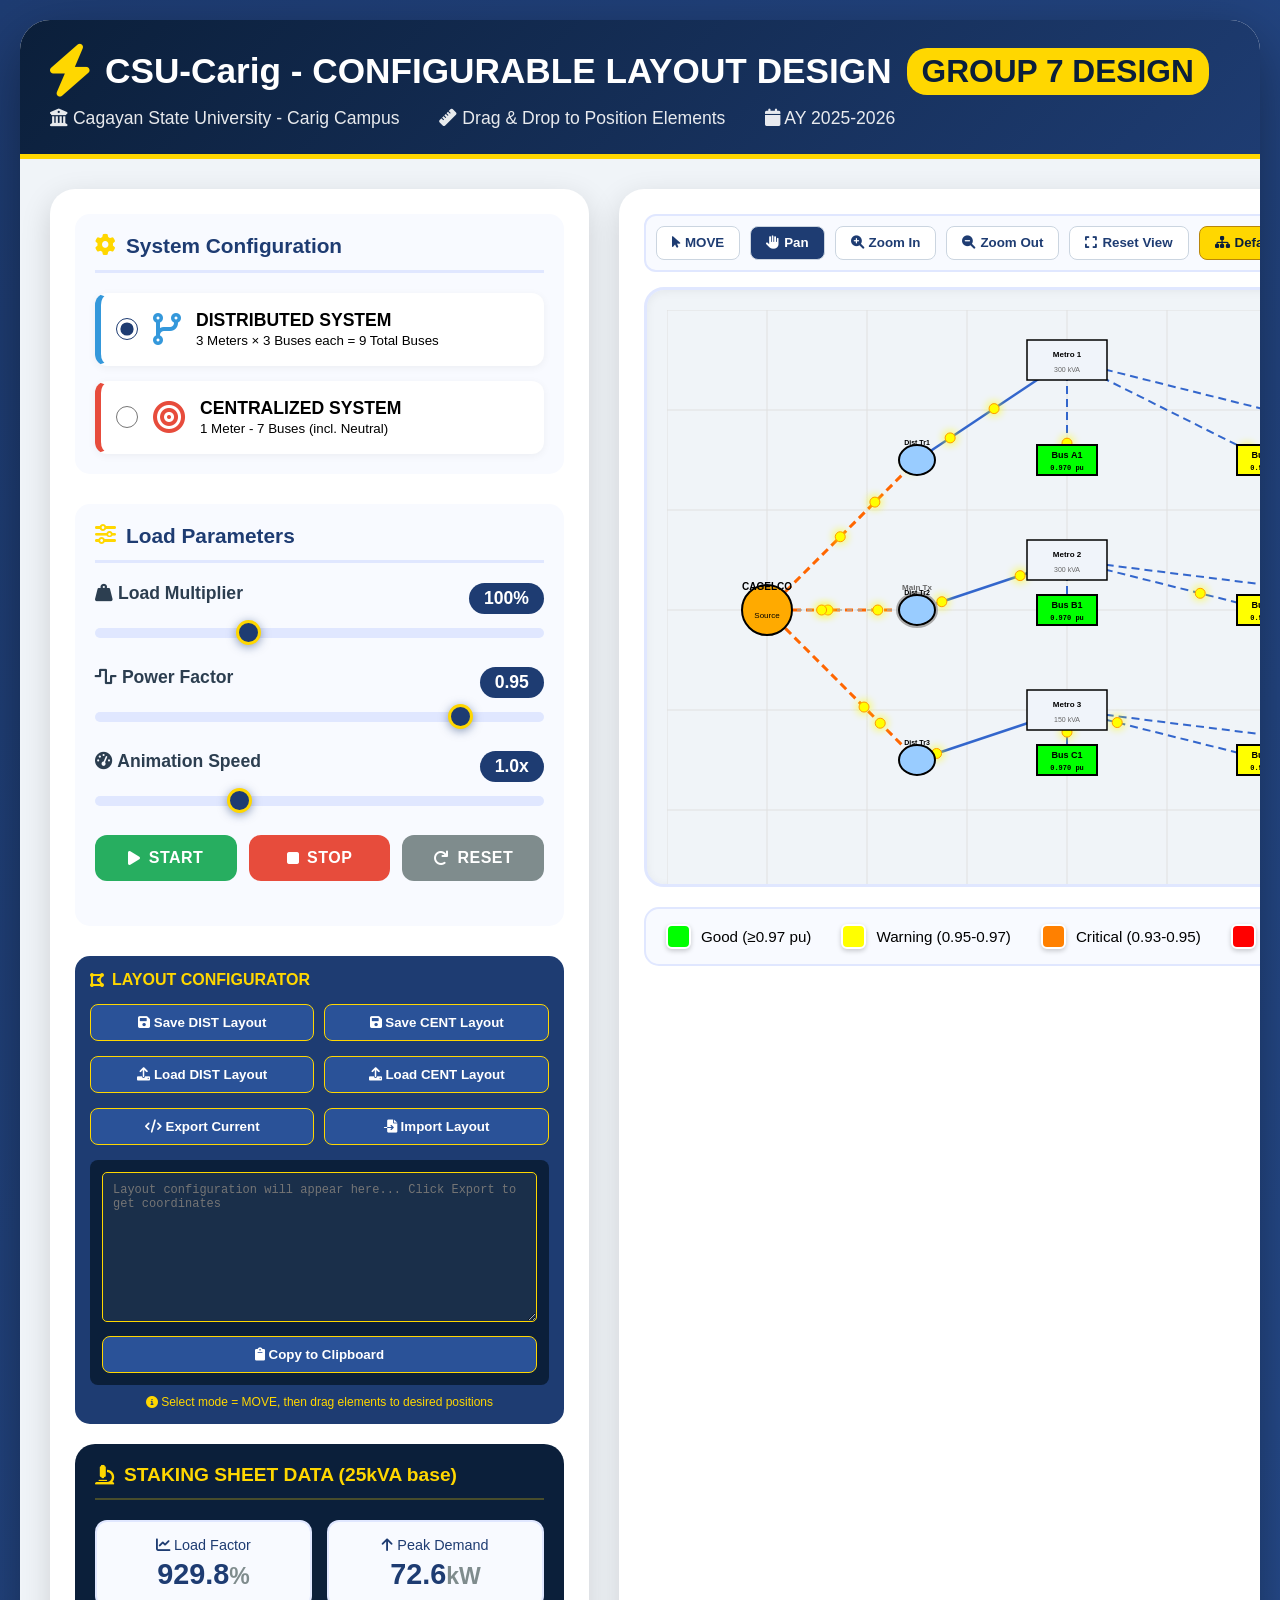
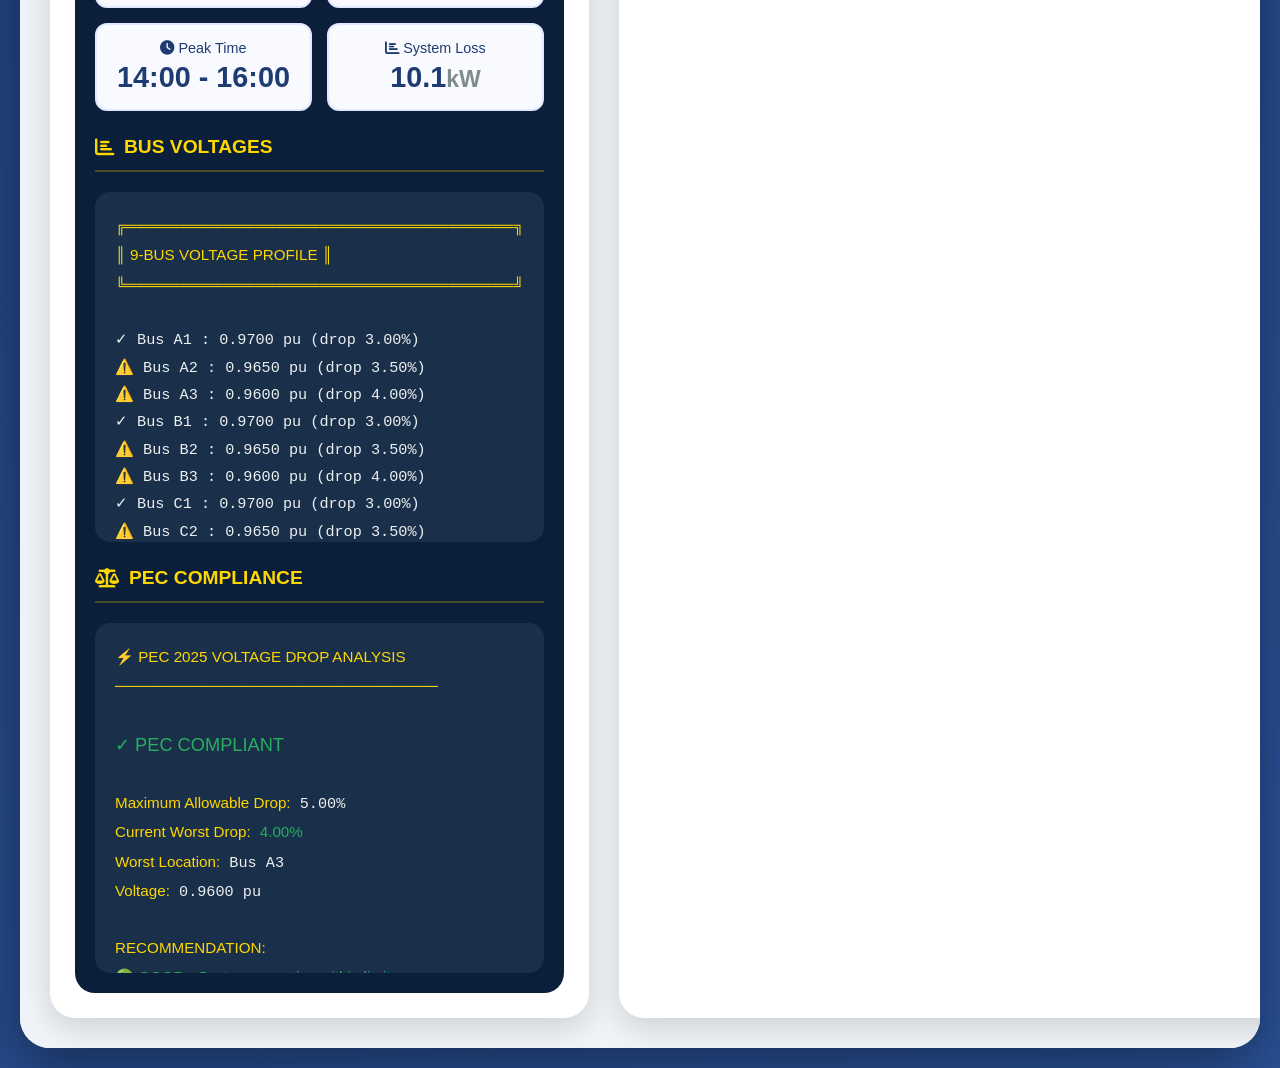
<file: backups/index2.html>
<!DOCTYPE html>
<html lang="en">
<head>
    <meta charset="UTF-8">
    <meta name="viewport" content="width=device-width, initial-scale=1.0">
    <title>CSU-Carig Power Flow - CONFIGURABLE LAYOUT</title>
    <style>
        * {
            margin: 0;
            padding: 0;
            box-sizing: border-box;
            font-family: 'Segoe UI', Tahoma, Geneva, Verdana, sans-serif;
        }

        body {
            background: linear-gradient(135deg, #1e3c72 0%, #2a5298 100%);
            min-height: 100vh;
            padding: 20px;
        }

        .container {
            max-width: 1800px;
            margin: 0 auto;
            background: rgba(255, 255, 255, 0.98);
            border-radius: 30px;
            box-shadow: 0 20px 60px rgba(0, 0, 0, 0.4);
            overflow: hidden;
        }

        .header {
            background: linear-gradient(135deg, #0b1f3a, #1e3c72);
            color: white;
            padding: 25px 30px;
            border-bottom: 5px solid #ffd700;
        }

        .header h1 {
            font-size: 2.2em;
            margin-bottom: 10px;
            display: flex;
            align-items: center;
            gap: 15px;
        }

        .header h1 i {
            color: #ffd700;
            font-size: 1.5em;
        }

        .header .subtitle {
            font-size: 1.1em;
            opacity: 0.9;
            display: flex;
            gap: 40px;
        }

        .badge {
            background: #ffd700;
            color: #0b1f3a;
            padding: 5px 15px;
            border-radius: 20px;
            font-weight: bold;
            font-size: 0.9em;
        }

        .main-content {
            display: flex;
            padding: 30px;
            gap: 30px;
            background: #f0f4f8;
        }

        .left-panel {
            flex: 0 0 450px;
            background: white;
            border-radius: 25px;
            box-shadow: 0 10px 30px rgba(0, 0, 0, 0.15);
            padding: 25px;
            height: fit-content;
        }

        .control-section {
            margin-bottom: 30px;
            background: #f8faff;
            border-radius: 15px;
            padding: 20px;
        }

        .control-section h3 {
            color: #1e3c72;
            margin-bottom: 20px;
            font-size: 1.3em;
            display: flex;
            align-items: center;
            gap: 10px;
            border-bottom: 3px solid #e0e7ff;
            padding-bottom: 12px;
        }

        .control-section h3 i {
            color: #ffd700;
        }

        .radio-group {
            display: flex;
            flex-direction: column;
            gap: 15px;
        }

        .radio-option {
            display: flex;
            align-items: center;
            gap: 15px;
            padding: 15px;
            background: white;
            border-radius: 12px;
            cursor: pointer;
            transition: all 0.3s;
            border: 2px solid transparent;
            box-shadow: 0 2px 8px rgba(0,0,0,0.05);
        }

        .radio-option:hover {
            transform: translateX(8px);
            box-shadow: 0 5px 15px rgba(0,0,0,0.1);
        }

        .radio-option.distributed {
            border-left: 6px solid #3498db;
        }

        .radio-option.centralized {
            border-left: 6px solid #e74c3c;
        }

        .radio-option input[type="radio"] {
            width: 22px;
            height: 22px;
            accent-color: #1e3c72;
        }

        .slider-group {
            margin-bottom: 25px;
        }

        .slider-label {
            display: flex;
            justify-content: space-between;
            margin-bottom: 10px;
            color: #2c3e50;
            font-weight: 600;
            font-size: 1.1em;
        }

        .slider {
            width: 100%;
            height: 10px;
            border-radius: 5px;
            background: #e0e7ff;
            outline: none;
            -webkit-appearance: none;
        }

        .slider::-webkit-slider-thumb {
            -webkit-appearance: none;
            width: 25px;
            height: 25px;
            border-radius: 50%;
            background: #1e3c72;
            cursor: pointer;
            box-shadow: 0 2px 10px rgba(30, 60, 114, 0.5);
            transition: all 0.2s;
            border: 3px solid #ffd700;
        }

        .slider::-webkit-slider-thumb:hover {
            transform: scale(1.2);
            background: #2a5298;
        }

        .value-badge {
            background: #1e3c72;
            color: white;
            padding: 5px 15px;
            border-radius: 25px;
            font-size: 1em;
            font-weight: bold;
        }

        .button-grid {
            display: grid;
            grid-template-columns: repeat(3, 1fr);
            gap: 12px;
            margin: 25px 0;
        }

        .btn {
            padding: 14px;
            border: none;
            border-radius: 12px;
            font-weight: 700;
            cursor: pointer;
            transition: all 0.3s;
            display: flex;
            align-items: center;
            justify-content: center;
            gap: 8px;
            font-size: 1em;
            letter-spacing: 0.5px;
        }

        .btn-start {
            background: #27ae60;
            color: white;
        }

        .btn-start:hover {
            background: #2ecc71;
            transform: translateY(-3px);
            box-shadow: 0 10px 20px rgba(39, 174, 96, 0.4);
        }

        .btn-stop {
            background: #e74c3c;
            color: white;
        }

        .btn-stop:hover {
            background: #c0392b;
            transform: translateY(-3px);
            box-shadow: 0 10px 20px rgba(231, 76, 60, 0.4);
        }

        .btn-reset {
            background: #7f8c8d;
            color: white;
        }

        .btn-reset:hover {
            background: #95a5a6;
            transform: translateY(-3px);
        }

        .config-section {
            background: #1e3c72;
            border-radius: 15px;
            padding: 15px;
            margin-top: 20px;
            color: white;
        }

        .config-section h4 {
            color: #ffd700;
            margin-bottom: 15px;
            display: flex;
            align-items: center;
            gap: 8px;
        }

        .config-buttons {
            display: grid;
            grid-template-columns: 1fr 1fr;
            gap: 10px;
            margin-bottom: 15px;
        }

        .config-btn {
            background: #2a5298;
            color: white;
            border: none;
            padding: 10px;
            border-radius: 8px;
            cursor: pointer;
            font-weight: 600;
            transition: all 0.2s;
            border: 1px solid #ffd700;
        }

        .config-btn:hover {
            background: #ffd700;
            color: #1e3c72;
        }

        .config-export {
            background: #0b1f3a;
            border-radius: 8px;
            padding: 12px;
            margin-top: 10px;
        }

        .config-export textarea {
            width: 100%;
            height: 150px;
            background: #1a2f4a;
            color: #ffd700;
            border: 1px solid #ffd700;
            border-radius: 5px;
            padding: 10px;
            font-family: monospace;
            font-size: 12px;
            resize: vertical;
            margin-bottom: 10px;
        }

        .canvas-toolbar {
            display: flex;
            gap: 10px;
            margin-bottom: 15px;
            padding: 10px;
            background: #f8faff;
            border-radius: 12px;
            border: 2px solid #e0e7ff;
            flex-wrap: wrap;
        }

        .canvas-btn {
            padding: 8px 15px;
            border: none;
            border-radius: 8px;
            background: white;
            color: #1e3c72;
            font-weight: 600;
            cursor: pointer;
            transition: all 0.2s;
            border: 1px solid #cbd5e0;
            display: flex;
            align-items: center;
            gap: 5px;
        }

        .canvas-btn:hover {
            background: #1e3c72;
            color: white;
        }

        .canvas-btn.active {
            background: #1e3c72;
            color: white;
        }

        .canvas-btn.special {
            background: #ffd700;
            color: #0b1f3a;
            border-color: #b8860b;
        }

        .canvas-btn.special:hover {
            background: #ffed4a;
        }

        .zoom-level {
            margin-left: auto;
            padding: 8px 15px;
            background: white;
            border-radius: 8px;
            font-weight: 600;
            color: #1e3c72;
        }

        .data-panel {
            background: #0b1f3a;
            border-radius: 20px;
            padding: 20px;
            color: #ecf0f1;
            margin-top: 20px;
        }

        .data-panel h4 {
            color: #ffd700;
            margin-bottom: 20px;
            font-size: 1.2em;
            display: flex;
            align-items: center;
            gap: 10px;
            border-bottom: 2px solid #ffd70040;
            padding-bottom: 12px;
        }

        .data-content {
            font-family: 'Courier New', monospace;
            font-size: 0.95em;
            line-height: 1.8;
            background: #1a2f4a;
            padding: 20px;
            border-radius: 15px;
            max-height: 350px;
            overflow-y: auto;
        }

        .data-content::-webkit-scrollbar {
            width: 8px;
        }

        .data-content::-webkit-scrollbar-track {
            background: #1a2f4a;
        }

        .data-content::-webkit-scrollbar-thumb {
            background: #ffd700;
            border-radius: 4px;
        }

        .right-panel {
            flex: 1;
            background: white;
            border-radius: 25px;
            box-shadow: 0 10px 30px rgba(0, 0, 0, 0.15);
            padding: 25px;
        }

        .canvas-container {
            background: #f0f4f8;
            border-radius: 20px;
            padding: 20px;
            position: relative;
            overflow: hidden;
            height: 600px;
            border: 3px solid #e0e7ff;
            box-shadow: inset 0 2px 10px rgba(0,0,0,0.05);
            cursor: grab;
        }

        .canvas-container:active {
            cursor: grabbing;
        }

        #powerCanvas {
            display: block;
            transform-origin: 0 0;
            background: #f0f4f8;
        }

        .legend {
            display: flex;
            gap: 30px;
            margin-top: 20px;
            padding: 15px 20px;
            background: #f8faff;
            border-radius: 15px;
            flex-wrap: wrap;
            border: 2px solid #e0e7ff;
        }

        .legend-item {
            display: flex;
            align-items: center;
            gap: 10px;
            font-size: 0.95em;
        }

        .color-box {
            width: 25px;
            height: 25px;
            border-radius: 6px;
            border: 2px solid white;
            box-shadow: 0 2px 5px rgba(0,0,0,0.2);
        }

        .color-box.green { background: #00ff00; }
        .color-box.yellow { background: #ffff00; }
        .color-box.orange { background: #ff8000; }
        .color-box.red { background: #ff0000; }
        .color-box.primary { background: #ff6600; }
        .color-box.secondary { background: #3366cc; }

        .line-sample {
            width: 35px;
            height: 3px;
            background: #ff6600;
            border-radius: 3px;
        }

        .line-sample.secondary {
            background: #3366cc;
            border: 2px dashed #3366cc;
            height: 0;
        }

        .metrics-grid {
            display: grid;
            grid-template-columns: repeat(2, 1fr);
            gap: 15px;
            margin: 20px 0;
        }

        .metric-card {
            background: #f8faff;
            border-radius: 12px;
            padding: 15px;
            text-align: center;
            border: 2px solid #e0e7ff;
        }

        .metric-card .label {
            color: #1e3c72;
            font-size: 0.9em;
            margin-bottom: 5px;
        }

        .metric-card .value {
            font-size: 1.8em;
            font-weight: bold;
            color: #1e3c72;
        }

        .metric-card .unit {
            font-size: 0.8em;
            color: #7f8c8d;
        }

        .mode-indicator {
            position: absolute;
            top: 10px;
            right: 10px;
            padding: 8px 15px;
            border-radius: 20px;
            background: rgba(0,0,0,0.7);
            color: white;
            font-weight: bold;
            z-index: 1000;
        }
    </style>
    <!-- Font Awesome -->
    <link rel="stylesheet" href="https://cdnjs.cloudflare.com/ajax/libs/font-awesome/6.0.0/css/all.min.css">
</head>
<body>
    <div class="container">
        <div class="header">
            <h1>
                <i class="fas fa-bolt"></i>
                CSU-Carig - CONFIGURABLE LAYOUT DESIGN
                <span class="badge">GROUP 7 DESIGN</span>
            </h1>
            <div class="subtitle">
                <span><i class="fas fa-university"></i> Cagayan State University - Carig Campus</span>
                <span><i class="fas fa-ruler"></i> Drag & Drop to Position Elements</span>
                <span><i class="fas fa-calendar"></i> AY 2025-2026</span>
            </div>
        </div>

        <div class="main-content">
            <!-- Left Panel -->
            <div class="left-panel">
                <div class="control-section">
                    <h3><i class="fas fa-cog"></i> System Configuration</h3>
                    <div class="radio-group">
                        <label class="radio-option distributed">
                            <input type="radio" name="system" value="distributed" checked onchange="changeSystem('distributed')">
                            <i class="fas fa-code-branch fa-2x" style="color: #3498db;"></i>
                            <div>
                                <strong style="font-size: 1.1em;">DISTRIBUTED SYSTEM</strong><br>
                                <small>3 Meters × 3 Buses each = 9 Total Buses</small>
                            </div>
                        </label>
                        <label class="radio-option centralized">
                            <input type="radio" name="system" value="centralized" onchange="changeSystem('centralized')">
                            <i class="fas fa-bullseye fa-2x" style="color: #e74c3c;"></i>
                            <div>
                                <strong style="font-size: 1.1em;">CENTRALIZED SYSTEM</strong><br>
                                <small>1 Meter - 7 Buses (incl. Neutral)</small>
                            </div>
                        </label>
                    </div>
                </div>

                <div class="control-section">
                    <h3><i class="fas fa-sliders-h"></i> Load Parameters</h3>
                    
                    <div class="slider-group">
                        <div class="slider-label">
                            <span><i class="fas fa-weight-hanging"></i> Load Multiplier</span>
                            <span class="value-badge" id="loadValue">100%</span>
                        </div>
                        <input type="range" class="slider" id="loadSlider" min="0.5" max="2.0" step="0.1" value="1.0" oninput="updateLoad(this.value)">
                    </div>

                    <div class="slider-group">
                        <div class="slider-label">
                            <span><i class="fas fa-wave-square"></i> Power Factor</span>
                            <span class="value-badge" id="pfValue">0.95</span>
                        </div>
                        <input type="range" class="slider" id="pfSlider" min="0.7" max="1.0" step="0.01" value="0.95" oninput="updatePF(this.value)">
                    </div>

                    <div class="slider-group">
                        <div class="slider-label">
                            <span><i class="fas fa-tachometer-alt"></i> Animation Speed</span>
                            <span class="value-badge" id="speedValue">1.0x</span>
                        </div>
                        <input type="range" class="slider" id="speedSlider" min="0.1" max="3.0" step="0.1" value="1.0" oninput="updateSpeed(this.value)">
                    </div>

                    <div class="button-grid">
                        <button class="btn btn-start" onclick="startAnimation()">
                            <i class="fas fa-play"></i> START
                        </button>
                        <button class="btn btn-stop" onclick="stopAnimation()">
                            <i class="fas fa-stop"></i> STOP
                        </button>
                        <button class="btn btn-reset" onclick="resetSimulation()">
                            <i class="fas fa-redo"></i> RESET
                        </button>
                    </div>
                </div>

                <!-- LAYOUT CONFIGURATION PANEL -->
                <div class="config-section">
                    <h4><i class="fas fa-draw-polygon"></i> LAYOUT CONFIGURATOR</h4>
                    
                    <div class="config-buttons">
                        <button class="config-btn" onclick="saveDistributedLayout()">
                            <i class="fas fa-save"></i> Save DIST Layout
                        </button>
                        <button class="config-btn" onclick="saveCentralizedLayout()">
                            <i class="fas fa-save"></i> Save CENT Layout
                        </button>
                    </div>
                    
                    <div class="config-buttons">
                        <button class="config-btn" onclick="loadDistributedLayout()">
                            <i class="fas fa-upload"></i> Load DIST Layout
                        </button>
                        <button class="config-btn" onclick="loadCentralizedLayout()">
                            <i class="fas fa-upload"></i> Load CENT Layout
                        </button>
                    </div>
                    
                    <div class="config-buttons">
                        <button class="config-btn" onclick="exportCurrentLayout()">
                            <i class="fas fa-code"></i> Export Current
                        </button>
                        <button class="config-btn" onclick="importLayout()">
                            <i class="fas fa-file-import"></i> Import Layout
                        </button>
                    </div>
                    
                    <div class="config-export">
                        <textarea id="layoutConfigText" placeholder="Layout configuration will appear here... Click Export to get coordinates"></textarea>
                        <button class="config-btn" style="width: 100%;" onclick="copyToClipboard()">
                            <i class="fas fa-clipboard"></i> Copy to Clipboard
                        </button>
                    </div>
                    
                    <div style="margin-top: 10px; color: #ffd700; font-size: 12px; text-align: center;">
                        <i class="fas fa-info-circle"></i> Select mode = MOVE, then drag elements to desired positions
                    </div>
                </div>

                <!-- Technical Analysis Panel -->
                <div class="data-panel">
                    <h4><i class="fas fa-microscope"></i> STAKING SHEET DATA (25kVA base)</h4>
                    <div class="metrics-grid" id="loadMetrics">
                        <!-- Populated by JavaScript -->
                    </div>

                    <h4 style="margin-top: 25px;"><i class="fas fa-chart-bar"></i> BUS VOLTAGES</h4>
                    <div class="data-content" id="dataDisplay">
                        Loading system data...
                    </div>

                    <h4 style="margin-top: 25px;"><i class="fas fa-balance-scale"></i> PEC COMPLIANCE</h4>
                    <div class="data-content" id="complianceDisplay">
                        Calculating compliance...
                    </div>
                </div>
            </div>

            <!-- Right Panel -->
            <div class="right-panel">
                <div class="canvas-toolbar">
                    <button class="canvas-btn" onclick="setMode('select')" id="modeSelect">
                        <i class="fas fa-mouse-pointer"></i> MOVE
                    </button>
                    <button class="canvas-btn" onclick="setMode('pan')" id="modePan">
                        <i class="fas fa-hand-paper"></i> Pan
                    </button>
                    <button class="canvas-btn" onclick="zoomIn()">
                        <i class="fas fa-search-plus"></i> Zoom In
                    </button>
                    <button class="canvas-btn" onclick="zoomOut()">
                        <i class="fas fa-search-minus"></i> Zoom Out
                    </button>
                    <button class="canvas-btn" onclick="resetView()">
                        <i class="fas fa-expand"></i> Reset View
                    </button>
                    <button class="canvas-btn special" onclick="arrangeNeatly()">
                        <i class="fas fa-sitemap"></i> Default Layout
                    </button>
                    <span class="zoom-level" id="zoomLevel">100%</span>
                </div>
                <div class="canvas-container" id="canvasContainer">
                    <canvas id="powerCanvas" width="2000" height="1500"></canvas>
                </div>

                <!-- Legend -->
                <div class="legend">
                    <div class="legend-item">
                        <div class="color-box green"></div>
                        <span>Good (≥0.97 pu)</span>
                    </div>
                    <div class="legend-item">
                        <div class="color-box yellow"></div>
                        <span>Warning (0.95-0.97)</span>
                    </div>
                    <div class="legend-item">
                        <div class="color-box orange"></div>
                        <span>Critical (0.93-0.95)</span>
                    </div>
                    <div class="legend-item">
                        <div class="color-box red"></div>
                        <span>Violation (<0.93)</span>
                    </div>
                    <div class="legend-item">
                        <div class="line-sample"></div>
                        <span>Active Line</span>
                    </div>
                    <div class="legend-item">
                        <div class="line-sample secondary"></div>
                        <span>Idle Line (Centralized Mode)</span>
                    </div>
                    <div class="legend-item">
                        <i class="fas fa-square" style="color: #ccc;"></i>
                        <span>Idle Transformer</span>
                    </div>
                </div>
            </div>
        </div>
    </div>

    <script>
        // System state
        let systemType = 'distributed';
        let animationRunning = true;
        let loadMultiplier = 1.0;
        let powerFactor = 0.95;
        let animationSpeed = 1.0;
        let animationFrame;
        
        const transformerPF = 0.9;

        // EXACT BUS NAMES FROM YOUR IMAGES
        const distBusNames = [
            "Bus A1", "Bus A2", "Bus A3",
            "Bus B1", "Bus B2", "Bus B3",
            "Bus C1", "Bus C2", "Bus C3"
        ];

        const centBusNames = [
            "Bus 1", "Bus 2", "Bus 3", 
            "Bus 4", "Bus 5", "Bus 6", "Bus 7"
        ];

        let busNames = distBusNames;

        // EXACT KVA RATINGS FROM YOUR IMAGES
        const distBuses = [
            { name: "Bus A1", kva: 100 }, // 300 kVA / 3
            { name: "Bus A2", kva: 100 },
            { name: "Bus A3", kva: 100 },
            { name: "Bus B1", kva: 100 }, // 300 kVA / 3
            { name: "Bus B2", kva: 100 },
            { name: "Bus B3", kva: 100 },
            { name: "Bus C1", kva: 50 },  // 150 kVA / 3
            { name: "Bus C2", kva: 50 },
            { name: "Bus C3", kva: 50 }
        ];

        const centBuses = [
            { name: "Bus 1", kva: 150 },
            { name: "Bus 2", kva: 150 },
            { name: "Bus 3", kva: 150 },
            { name: "Bus 4", kva: 100 },
            { name: "Bus 5", kva: 100 },
            { name: "Bus 6", kva: 50 },
            { name: "Bus 7 (Neutral)", kva: 0 }
        ];

        let Pbase = [];
        let Qbase = [];

        function updatePbase() {
            if (systemType === 'distributed') {
                Pbase = distBuses.map(bus => bus.kva * transformerPF);
                Qbase = distBuses.map(bus => bus.kva * Math.sqrt(1 - transformerPF * transformerPF));
            } else {
                Pbase = centBuses.map(bus => bus.kva * transformerPF);
                Qbase = centBuses.map(bus => bus.kva * Math.sqrt(1 - transformerPF * transformerPF));
            }
        }
        updatePbase();

        // POSITIONS - WILL BE CONFIGURABLE
        const sourcePos = { x: 100, y: 300 };
        const mainTxPos = { x: 250, y: 300 };

        // BUS POSITIONS - CONFIGURABLE
        let busPositions = [];

        // DISTRIBUTED DEFAULT LAYOUT (3 ROWS)
        const distDefaultBusPositions = [
            { x: 400, y: 150 },  // Bus A1
            { x: 600, y: 150 },  // Bus A2
            { x: 800, y: 150 },  // Bus A3
            { x: 400, y: 300 },  // Bus B1
            { x: 600, y: 300 },  // Bus B2
            { x: 800, y: 300 },  // Bus B3
            { x: 400, y: 450 },  // Bus C1
            { x: 600, y: 450 },  // Bus C2
            { x: 800, y: 450 }   // Bus C3
        ];

        // CENTRALIZED DEFAULT LAYOUT (STRAIGHT LINE)
        const centDefaultBusPositions = [
            { x: 300, y: 300 },  // Bus 1
            { x: 450, y: 300 },  // Bus 2
            { x: 600, y: 300 },  // Bus 3
            { x: 750, y: 300 },  // Bus 4
            { x: 900, y: 300 },  // Bus 5
            { x: 1050, y: 300 }, // Bus 6
            { x: 1200, y: 300 }  // Bus 7 (Neutral)
        ];

        // DISTRIBUTED DEFAULT METER POSITIONS
        const distDefaultMeterPos = {
            'Metro 1 (300 kVA)': { x: 400, y: 50 },
            'Metro 2 (300 kVA)': { x: 400, y: 250 },
            'Metro 3 (150 kVA)': { x: 400, y: 400 }
        };

        // CENTRALIZED DEFAULT METER POSITIONS
        const centDefaultMeterPos = {
            'Catgelo 1 → (Met) 750 kVA': { x: 600, y: 100 }
        };

        // DISTRIBUTED DEFAULT TRANSFORMER POSITIONS
        const distDefaultTxPos = [
            { x: 250, y: 150 },  // Dist Tx for Metro 1
            { x: 250, y: 300 },  // Dist Tx for Metro 2
            { x: 250, y: 450 }   // Dist Tx for Metro 3
        ];

        // CURRENT POSITIONS (will be updated)
        let meterPos = {};
        let distTxPos = [];

        function setDefaultPositions() {
            if (systemType === 'distributed') {
                busPositions = JSON.parse(JSON.stringify(distDefaultBusPositions));
                meterPos = JSON.parse(JSON.stringify(distDefaultMeterPos));
                distTxPos = JSON.parse(JSON.stringify(distDefaultTxPos));
            } else {
                busPositions = JSON.parse(JSON.stringify(centDefaultBusPositions));
                meterPos = JSON.parse(JSON.stringify(centDefaultMeterPos));
                distTxPos = []; // No distribution transformers in centralized mode
            }
        }
        setDefaultPositions();

        // Saved layouts storage
        let savedDistLayout = null;
        let savedCentLayout = null;

        // Bus voltages
        let busVoltages = [];

        function updateBusVoltagesArray() {
            const size = systemType === 'distributed' ? 9 : 7;
            busVoltages = new Array(size).fill(1.0);
        }
        updateBusVoltagesArray();

        // Animation particles
        let particles = [];

        // Interactive canvas variables
        let scale = 1.0;
        let offsetX = 0;
        let offsetY = 0;
        let isDragging = false;
        let lastX, lastY;
        let mode = 'pan';
        let selectedElement = null;
        let selectedType = null;
        let selectedIndex = null;
        let selectedName = null;
        let dragOffsetX, dragOffsetY;

        // ===========================================
        // LAYOUT CONFIGURATION FUNCTIONS
        // ===========================================
        
        function saveDistributedLayout() {
            savedDistLayout = {
                busPositions: JSON.parse(JSON.stringify(busPositions)),
                meterPos: JSON.parse(JSON.stringify(meterPos)),
                distTxPos: JSON.parse(JSON.stringify(distTxPos))
            };
            alert('Distributed layout saved!');
            exportCurrentLayout();
        }

        function saveCentralizedLayout() {
            savedCentLayout = {
                busPositions: JSON.parse(JSON.stringify(busPositions)),
                meterPos: JSON.parse(JSON.stringify(meterPos))
            };
            alert('Centralized layout saved!');
            exportCurrentLayout();
        }

        function loadDistributedLayout() {
            if (savedDistLayout) {
                busPositions = JSON.parse(JSON.stringify(savedDistLayout.busPositions));
                meterPos = JSON.parse(JSON.stringify(savedDistLayout.meterPos));
                distTxPos = JSON.parse(JSON.stringify(savedDistLayout.distTxPos));
                initParticles();
                drawCanvas();
                alert('Distributed layout loaded!');
            } else {
                alert('No saved distributed layout found. Save one first.');
            }
        }

        function loadCentralizedLayout() {
            if (savedCentLayout) {
                busPositions = JSON.parse(JSON.stringify(savedCentLayout.busPositions));
                meterPos = JSON.parse(JSON.stringify(savedCentLayout.meterPos));
                initParticles();
                drawCanvas();
                alert('Centralized layout loaded!');
            } else {
                alert('No saved centralized layout found. Save one first.');
            }
        }

        function exportCurrentLayout() {
            let layoutData;
            
            if (systemType === 'distributed') {
                layoutData = {
                    type: 'distributed',
                    busPositions: busPositions,
                    meterPos: meterPos,
                    distTxPos: distTxPos
                };
            } else {
                layoutData = {
                    type: 'centralized',
                    busPositions: busPositions,
                    meterPos: meterPos
                };
            }
            
            const jsonString = JSON.stringify(layoutData, null, 2);
            document.getElementById('layoutConfigText').value = jsonString;
        }

        function importLayout() {
            try {
                const jsonString = document.getElementById('layoutConfigText').value;
                const layoutData = JSON.parse(jsonString);
                
                if (layoutData.type === 'distributed' && systemType === 'distributed') {
                    busPositions = layoutData.busPositions;
                    meterPos = layoutData.meterPos;
                    distTxPos = layoutData.distTxPos;
                    initParticles();
                    drawCanvas();
                    alert('Distributed layout imported!');
                } else if (layoutData.type === 'centralized' && systemType === 'centralized') {
                    busPositions = layoutData.busPositions;
                    meterPos = layoutData.meterPos;
                    initParticles();
                    drawCanvas();
                    alert('Centralized layout imported!');
                } else {
                    alert(`Layout type mismatch. Current system is ${systemType} but layout is ${layoutData.type}`);
                }
            } catch (e) {
                alert('Invalid layout configuration: ' + e.message);
            }
        }

        function copyToClipboard() {
            const textarea = document.getElementById('layoutConfigText');
            textarea.select();
            document.execCommand('copy');
            alert('Layout copied to clipboard!');
        }

        // ===========================================
        // VOLTAGE CALCULATION
        // ===========================================
        function calculateVoltages() {
            const size = systemType === 'distributed' ? 9 : 7;
            const voltages = new Array(size).fill(1.0);
            
            if (systemType === 'distributed') {
                const loadDiff = loadMultiplier - 1.0;
                const pfDiff = 0.95 - powerFactor;
                
                for (let i = 0; i < 9; i++) {
                    let baseVoltage = 0.975;
                    
                    // Distance drop (further buses have lower voltage)
                    if (i % 3 === 0) baseVoltage -= 0.005;
                    if (i % 3 === 1) baseVoltage -= 0.010;
                    if (i % 3 === 2) baseVoltage -= 0.015;
                    
                    // Load effect
                    if (loadDiff > 0) {
                        baseVoltage -= loadDiff * 0.04;
                    } else if (loadDiff < 0) {
                        baseVoltage += Math.abs(loadDiff) * 0.03;
                    }
                    
                    // PF effect
                    baseVoltage -= pfDiff * 0.03;
                    
                    voltages[i] = Math.max(0.75, Math.min(1.02, baseVoltage));
                }
                
            } else {
                const loadDiff = loadMultiplier - 1.0;
                const pfDiff = 0.95 - powerFactor;
                
                for (let i = 0; i < 7; i++) {
                    if (i === 6) {
                        voltages[i] = 0.01;
                    } else {
                        let baseVoltage = 0.965 - (i * 0.012);
                        
                        if (loadDiff > 0) {
                            baseVoltage -= loadDiff * 0.06;
                        } else if (loadDiff < 0) {
                            baseVoltage += Math.abs(loadDiff) * 0.02;
                        }
                        
                        baseVoltage -= pfDiff * 0.05;
                        
                        voltages[i] = Math.max(0.75, Math.min(1.02, baseVoltage));
                    }
                }
            }
            
            return voltages;
        }

        // Get color based on voltage
        function getVoltageColor(voltage) {
            if (voltage >= 0.97) return '#00ff00';
            if (voltage >= 0.95) return '#ffff00';
            if (voltage >= 0.93) return '#ff8000';
            return '#ff0000';
        }

        // Calculate load factor
        function calculateLoadFactor() {
            const totalLoad = Pbase.reduce((a, b) => a + b, 0) * loadMultiplier;
            const peakFromHistorical = 24.2 * 3 * loadMultiplier;
            
            return {
                loadFactor: (totalLoad / peakFromHistorical) * 100,
                peakDemand: peakFromHistorical,
                avgDemand: totalLoad,
                peakTime: '14:00 - 16:00'
            };
        }

        // Update displays
        function updateLoadMetrics() {
            const lf = calculateLoadFactor();
            const totalLoad = Pbase.reduce((a, b) => a + b, 0) * loadMultiplier;
            const totalLoss = totalLoad * (systemType === 'distributed' ? 0.015 : 0.03);

            const metricsHtml = `
                <div class="metric-card">
                    <div class="label"><i class="fas fa-chart-line"></i> Load Factor</div>
                    <div class="value">${lf.loadFactor.toFixed(1)}<span class="unit">%</span></div>
                </div>
                <div class="metric-card">
                    <div class="label"><i class="fas fa-arrow-up"></i> Peak Demand</div>
                    <div class="value">${lf.peakDemand.toFixed(1)}<span class="unit">kW</span></div>
                </div>
                <div class="metric-card">
                    <div class="label"><i class="fas fa-clock"></i> Peak Time</div>
                    <div class="value">${lf.peakTime}</div>
                </div>
                <div class="metric-card">
                    <div class="label"><i class="fas fa-chart-bar"></i> System Loss</div>
                    <div class="value">${totalLoss.toFixed(1)}<span class="unit">kW</span></div>
                </div>
            `;
            
            document.getElementById('loadMetrics').innerHTML = metricsHtml;
        }

        // Update data display
        function updateDataDisplay() {
            busVoltages = calculateVoltages();
            const currentBusNames = systemType === 'distributed' ? distBusNames : centBusNames;
            const totalLoad = Pbase.reduce((a, b) => a + b, 0) * loadMultiplier;
            
            let html = `
                <span style="color: #ffd700;">╔════════════════════════════════════╗</span><br>
                <span style="color: #ffd700;">║   ${systemType === 'distributed' ? '9-BUS' : '7-BUS'} VOLTAGE PROFILE ║</span><br>
                <span style="color: #ffd700;">╚════════════════════════════════════╝</span><br>
                <br>
            `;
            
            for (let i = 0; i < busVoltages.length; i++) {
                const status = busVoltages[i] >= 0.97 ? '✓' : (busVoltages[i] >= 0.95 ? '⚠️' : '❌');
                const drop = ((1.0 - busVoltages[i]) * 100).toFixed(2);
                
                if (systemType === 'centralized' && i === 6) {
                    html += `⚡ ${currentBusNames[i].padEnd(15)}: ${busVoltages[i].toFixed(4)} pu (NEUTRAL)<br>`;
                } else {
                    html += `${status} ${currentBusNames[i].padEnd(15)}: ${busVoltages[i].toFixed(4)} pu (drop ${drop}%)<br>`;
                }
            }
            
            html += `<br><span style="color: #ffd700;">──────────────────────────────</span><br>`;
            html += `<span style="color: #3498db;">Total Load:</span> ${totalLoad.toFixed(2)} kW<br>`;
            html += `<span style="color: #3498db;">Power Factor:</span> ${powerFactor.toFixed(2)}<br>`;
            html += `<span style="color: #3498db;">Mode:</span> ${systemType === 'distributed' ? 'Distributed (9 buses)' : 'Centralized (7 buses)'}<br>`;
            html += `<span style="color: #3498db;">System Capacity:</span> 750 kVA (Meters: 300+300+150 kVA)<br>`;
            
            document.getElementById('dataDisplay').innerHTML = html;
        }

        // Update compliance display
        function updateComplianceDisplay() {
            busVoltages = calculateVoltages();
            const currentBusNames = systemType === 'distributed' ? distBusNames : centBusNames;
            const worstV = Math.min(...busVoltages);
            const worstIdx = busVoltages.indexOf(worstV);
            const dropPercent = (1.0 - worstV) * 100;
            const isCompliant = worstV >= 0.95;
            
            let html = `
                <span style="color: #ffd700;">⚡ PEC 2025 VOLTAGE DROP ANALYSIS</span><br>
                <span style="color: #ffd700;">──────────────────────────────</span><br>
                <br>
            `;
            
            if (isCompliant) {
                html += `<span style="color: #27ae60; font-size: 1.2em;">✓ PEC COMPLIANT</span><br>`;
            } else {
                html += `<span style="color: #e74c3c; font-size: 1.2em;">❌ PEC VIOLATION</span><br>`;
            }
            
            html += `<br><span style="color: #ffd700;">Maximum Allowable Drop:</span> 5.00%<br>`;
            html += `<span style="color: #ffd700;">Current Worst Drop:</span> <span style="color: ${isCompliant ? '#27ae60' : '#e74c3c'};">${dropPercent.toFixed(2)}%</span><br>`;
            html += `<span style="color: #ffd700;">Worst Location:</span> ${currentBusNames[worstIdx]}<br>`;
            html += `<span style="color: #ffd700;">Voltage:</span> ${worstV.toFixed(4)} pu<br>`;
            
            html += `<br><span style="color: #ffd700;">RECOMMENDATION:</span><br>`;
            
            if (worstV < 0.93) {
                html += `<span style="color: #e74c3c;">🔴 CRITICAL - Immediate action required</span><br>`;
                html += `• Install capacitor bank at ${currentBusNames[worstIdx]}<br>`;
                html += `• Consider load reduction<br>`;
                html += `• Check feeder sizing`;
            } else if (worstV < 0.95) {
                html += `<span style="color: #ffd700;">🟡 WARNING - Schedule voltage correction</span><br>`;
                html += `• Balance loads across phases<br>`;
                html += `• Review transformer tap settings`;
            } else {
                html += `<span style="color: #27ae60;">🟢 GOOD - System operating within limits</span><br>`;
                html += `• Continue monitoring<br>`;
                html += `• Maintain power factor >0.95`;
            }
            
            document.getElementById('complianceDisplay').innerHTML = html;
        }

        // Drawing functions
        function drawLine(ctx, a, b, dashed = false, color = '#e67e22', width = 3, active = true) {
            ctx.beginPath();
            ctx.moveTo(a.x, a.y);
            ctx.lineTo(b.x, b.y);
            
            if (!active) {
                ctx.strokeStyle = '#aaaaaa';
                ctx.lineWidth = width * 0.7;
                ctx.setLineDash([5, 5]);
            } else {
                ctx.strokeStyle = color;
                ctx.lineWidth = width;
                if (dashed) {
                    ctx.setLineDash([8, 5]);
                } else {
                    ctx.setLineDash([]);
                }
            }
            
            ctx.stroke();
            ctx.setLineDash([]);
        }

        // Initialize particles
        function initParticles() {
            particles = [];
            const addFlow = (start, end, count=2, active=true) => {
                if (!active) return;
                for (let i=0; i<count; i++) {
                    particles.push({
                        start: { x: start.x, y: start.y },
                        end: { x: end.x, y: end.y },
                        progress: Math.random(),
                        speed: 0.003 + Math.random()*0.004
                    });
                }
            };
            
            if (systemType === 'distributed') {
                // Source to distribution transformers
                if (distTxPos.length >= 3) {
                    addFlow(sourcePos, distTxPos[0], 3, true);
                    addFlow(sourcePos, distTxPos[1], 3, true);
                    addFlow(sourcePos, distTxPos[2], 2, true);
                    
                    // Transformers to meters
                    if (meterPos['Metro 1 (300 kVA)']) {
                        addFlow(distTxPos[0], meterPos['Metro 1 (300 kVA)'], 2, true);
                    }
                    if (meterPos['Metro 2 (300 kVA)']) {
                        addFlow(distTxPos[1], meterPos['Metro 2 (300 kVA)'], 2, true);
                    }
                    if (meterPos['Metro 3 (150 kVA)']) {
                        addFlow(distTxPos[2], meterPos['Metro 3 (150 kVA)'], 2, true);
                    }
                }
                
                // Meter A to its 3 buses (indices 0-2)
                if (meterPos['Metro 1 (300 kVA)']) {
                    for (let i = 0; i <= 2; i++) {
                        addFlow(meterPos['Metro 1 (300 kVA)'], busPositions[i], 1, true);
                    }
                }
                // Meter B to its 3 buses (indices 3-5)
                if (meterPos['Metro 2 (300 kVA)']) {
                    for (let i = 3; i <= 5; i++) {
                        addFlow(meterPos['Metro 2 (300 kVA)'], busPositions[i], 1, true);
                    }
                }
                // Meter C to its 3 buses (indices 6-8)
                if (meterPos['Metro 3 (150 kVA)']) {
                    for (let i = 6; i <= 8; i++) {
                        addFlow(meterPos['Metro 3 (150 kVA)'], busPositions[i], 1, true);
                    }
                }
                
            } else {
                // Centralized: source to main meter to all 7 buses
                if (meterPos['Catgelo 1 → (Met) 750 kVA']) {
                    addFlow(sourcePos, meterPos['Catgelo 1 → (Met) 750 kVA'], 4, true);
                    
                    for (let i = 0; i < busPositions.length; i++) {
                        addFlow(meterPos['Catgelo 1 → (Met) 750 kVA'], busPositions[i], 1, true);
                    }
                }
            }
        }

        function drawCanvas() {
            const canvas = document.getElementById('powerCanvas');
            const ctx = canvas.getContext('2d');
            
            ctx.save();
            ctx.clearRect(0, 0, canvas.width, canvas.height);
            ctx.translate(offsetX, offsetY);
            ctx.scale(scale, scale);
            
            // Draw background grid
            ctx.strokeStyle = '#e0e0e0';
            ctx.lineWidth = 1 / scale;
            
            for (let x = 0; x <= canvas.width; x += 100) {
                ctx.beginPath();
                ctx.strokeStyle = '#e0e0e0';
                ctx.moveTo(x, 0);
                ctx.lineTo(x, canvas.height);
                ctx.stroke();
            }
            
            for (let y = 0; y <= canvas.height; y += 100) {
                ctx.beginPath();
                ctx.strokeStyle = '#e0e0e0';
                ctx.moveTo(0, y);
                ctx.lineTo(canvas.width, y);
                ctx.stroke();
            }
            
            // Calculate latest voltages
            busVoltages = calculateVoltages();
            
            // Get current bus names based on system type
            const currentBusNames = systemType === 'distributed' ? distBusNames : centBusNames;
            
            // Draw connections based on system type
            if (systemType === 'distributed') {
                // Source to distribution transformers
                if (distTxPos.length >= 3) {
                    drawLine(ctx, sourcePos, distTxPos[0], true, '#ff6600', 3, true);
                    drawLine(ctx, sourcePos, distTxPos[1], true, '#ff6600', 3, true);
                    drawLine(ctx, sourcePos, distTxPos[2], true, '#ff6600', 3, true);
                }
                
                // Transformers to meters
                if (meterPos['Metro 1 (300 kVA)'] && distTxPos[0]) {
                    drawLine(ctx, distTxPos[0], meterPos['Metro 1 (300 kVA)'], false, '#3366cc', 2.5, true);
                }
                if (meterPos['Metro 2 (300 kVA)'] && distTxPos[1]) {
                    drawLine(ctx, distTxPos[1], meterPos['Metro 2 (300 kVA)'], false, '#3366cc', 2.5, true);
                }
                if (meterPos['Metro 3 (150 kVA)'] && distTxPos[2]) {
                    drawLine(ctx, distTxPos[2], meterPos['Metro 3 (150 kVA)'], false, '#3366cc', 2.5, true);
                }
                
                // Meter A to its 3 buses (indices 0-2)
                if (meterPos['Metro 1 (300 kVA)']) {
                    for (let i = 0; i <= 2; i++) {
                        drawLine(ctx, meterPos['Metro 1 (300 kVA)'], busPositions[i], true, '#3366cc', 2, true);
                    }
                }
                // Meter B to its 3 buses (indices 3-5)
                if (meterPos['Metro 2 (300 kVA)']) {
                    for (let i = 3; i <= 5; i++) {
                        drawLine(ctx, meterPos['Metro 2 (300 kVA)'], busPositions[i], true, '#3366cc', 2, true);
                    }
                }
                // Meter C to its 3 buses (indices 6-8)
                if (meterPos['Metro 3 (150 kVA)']) {
                    for (let i = 6; i <= 8; i++) {
                        drawLine(ctx, meterPos['Metro 3 (150 kVA)'], busPositions[i], true, '#3366cc', 2, true);
                    }
                }
                
                drawLine(ctx, sourcePos, mainTxPos, true, '#aaaaaa', 2, false);
                
            } else {
                // CENTRALIZED
                drawLine(ctx, sourcePos, mainTxPos, true, '#ff6600', 3, true);
                
                if (meterPos['Catgelo 1 → (Met) 750 kVA']) {
                    drawLine(ctx, mainTxPos, meterPos['Catgelo 1 → (Met) 750 kVA'], false, '#3366cc', 2.5, true);
                    
                    // Main meter to all 7 buses
                    for (let i = 0; i < busPositions.length; i++) {
                        drawLine(ctx, meterPos['Catgelo 1 → (Met) 750 kVA'], busPositions[i], false, '#3366cc', 2, true);
                    }
                }
                
                // Gray out distributed components
                if (distTxPos.length > 0) {
                    drawLine(ctx, sourcePos, distTxPos[0], true, '#aaaaaa', 2, false);
                    drawLine(ctx, sourcePos, distTxPos[1], true, '#aaaaaa', 2, false);
                    drawLine(ctx, sourcePos, distTxPos[2], true, '#aaaaaa', 2, false);
                }
            }
            
            // Draw animated power flow
            ctx.shadowColor = '#ffff00';
            ctx.shadowBlur = 10;
            
            particles.forEach(flow => {
                flow.progress += flow.speed * animationSpeed;
                if (flow.progress > 1.0) flow.progress = 0;
                
                const x = flow.start.x + (flow.end.x - flow.start.x) * flow.progress;
                const y = flow.start.y + (flow.end.y - flow.start.y) * flow.progress;
                
                ctx.beginPath();
                ctx.arc(x, y, 5, 0, Math.PI * 2);
                ctx.fillStyle = '#ffff00';
                ctx.fill();
                ctx.strokeStyle = '#ff9900';
                ctx.lineWidth = 1;
                ctx.stroke();
            });
            
            ctx.shadowBlur = 0;
            
            // Draw source (CAGELCO)
            ctx.beginPath();
            ctx.arc(sourcePos.x, sourcePos.y, 25, 0, Math.PI * 2);
            ctx.fillStyle = '#ffaa00';
            ctx.fill();
            ctx.strokeStyle = '#000000';
            ctx.lineWidth = 2;
            ctx.stroke();
            
            ctx.font = 'bold 10px Arial';
            ctx.fillStyle = '#000000';
            ctx.textAlign = 'center';
            ctx.fillText('CAGELCO', sourcePos.x, sourcePos.y - 20);
            ctx.font = '8px Arial';
            ctx.fillText('Source', sourcePos.x, sourcePos.y + 8);
            
            // Draw main transformer
            ctx.beginPath();
            ctx.ellipse(mainTxPos.x, mainTxPos.y, 20, 17, 0, 0, Math.PI * 2);
            
            if (systemType === 'centralized') {
                ctx.fillStyle = '#ffcc99';
            } else {
                ctx.fillStyle = '#cccccc';
            }
            ctx.fill();
            ctx.strokeStyle = systemType === 'centralized' ? '#000000' : '#aaaaaa';
            ctx.lineWidth = 2;
            ctx.stroke();
            
            ctx.font = 'bold 8px Arial';
            ctx.fillStyle = systemType === 'centralized' ? '#000000' : '#666666';
            ctx.fillText('Main Tx', mainTxPos.x, mainTxPos.y - 20);
            
            if (systemType === 'distributed') {
                ctx.font = '6px Arial';
                ctx.fillStyle = '#666666';
                ctx.fillText('(idle)', mainTxPos.x, mainTxPos.y);
            }
            
            // Draw distribution transformers (only in distributed mode)
            if (systemType === 'distributed') {
                distTxPos.forEach((pos, idx) => {
                    if (pos) {
                        ctx.beginPath();
                        ctx.ellipse(pos.x, pos.y, 18, 15, 0, 0, Math.PI * 2);
                        
                        if (selectedElement === pos && selectedType === 'distTr') {
                            ctx.fillStyle = '#ff9999';
                        } else {
                            ctx.fillStyle = '#99ccff';
                        }
                        
                        ctx.fill();
                        ctx.strokeStyle = '#000';
                        ctx.stroke();
                        
                        ctx.font = 'bold 7px Arial';
                        ctx.fillStyle = '#000';
                        ctx.fillText(`Dist Tr${idx+1}`, pos.x, pos.y - 15);
                    }
                });
            }
            
            // Draw meters
            for (let [name, pos] of Object.entries(meterPos)) {
                ctx.fillStyle = '#f0f4fa';
                ctx.strokeStyle = '#000';
                ctx.lineWidth = 1.5;
                ctx.fillRect(pos.x - 40, pos.y - 20, 80, 40);
                ctx.strokeRect(pos.x - 40, pos.y - 20, 80, 40);
                
                ctx.font = 'bold 8px Arial';
                ctx.fillStyle = '#000';
                ctx.textAlign = 'center';
                
                // Shorten name for display
                let displayName = name;
                if (name.includes('Metro 1')) displayName = 'Metro 1';
                if (name.includes('Metro 2')) displayName = 'Metro 2';
                if (name.includes('Metro 3')) displayName = 'Metro 3';
                if (name.includes('Catgelo')) displayName = 'Catgelo 1 → (Met)';
                
                ctx.fillText(displayName, pos.x, pos.y - 3);
                
                if (name.includes('300 kVA')) {
                    ctx.font = '7px Arial';
                    ctx.fillStyle = '#666';
                    ctx.fillText('300 kVA', pos.x, pos.y + 12);
                } else if (name.includes('150 kVA')) {
                    ctx.font = '7px Arial';
                    ctx.fillStyle = '#666';
                    ctx.fillText('150 kVA', pos.x, pos.y + 12);
                } else if (name.includes('750 kVA')) {
                    ctx.font = '7px Arial';
                    ctx.fillStyle = '#666';
                    ctx.fillText('750 kVA', pos.x, pos.y + 12);
                }
            }
            
            // Draw all buses
            for (let i = 0; i < busPositions.length; i++) {
                const v = busVoltages[i] || 1.0;
                const color = getVoltageColor(v);
                const pos = busPositions[i];
                
                ctx.fillStyle = color;
                ctx.strokeStyle = '#000';
                ctx.lineWidth = 2;
                ctx.fillRect(pos.x - 30, pos.y - 15, 60, 30);
                ctx.strokeRect(pos.x - 30, pos.y - 15, 60, 30);
                
                ctx.font = 'bold 9px Arial';
                ctx.fillStyle = '#000';
                ctx.textAlign = 'center';
                
                // Use currentBusNames
                ctx.fillText(currentBusNames[i], pos.x, pos.y - 2);
                
                ctx.font = 'bold 7px monospace';
                ctx.fillStyle = '#000';
                ctx.fillText(v.toFixed(3) + ' pu', pos.x, pos.y + 10);
            }
            
            // Highlight selected element
            if (selectedElement && mode === 'select') {
                ctx.strokeStyle = '#ff0000';
                ctx.lineWidth = 3;
                ctx.setLineDash([5, 3]);
                
                if (selectedType === 'bus') {
                    ctx.strokeRect(
                        selectedElement.x - 35, 
                        selectedElement.y - 20, 
                        70, 40
                    );
                } else if (selectedType === 'meter') {
                    ctx.strokeRect(
                        selectedElement.x - 45, 
                        selectedElement.y - 25, 
                        90, 50
                    );
                } else if (selectedType === 'distTr') {
                    ctx.strokeRect(
                        selectedElement.x - 23, 
                        selectedElement.y - 20, 
                        46, 40
                    );
                }
                
                ctx.setLineDash([]);
            }
            
            ctx.restore();
            
            // Update displays
            updateLoadMetrics();
            updateDataDisplay();
            updateComplianceDisplay();
            
            if (animationRunning) {
                animationFrame = requestAnimationFrame(drawCanvas);
            }
        }

        // Interactive canvas functions
        function setMode(newMode) {
            mode = newMode;
            document.getElementById('modeSelect').classList.toggle('active', mode === 'select');
            document.getElementById('modePan').classList.toggle('active', mode === 'pan');
        }

        function zoomIn() {
            scale = Math.min(3.0, scale + 0.2);
            document.getElementById('zoomLevel').textContent = Math.round(scale * 100) + '%';
            drawCanvas();
        }

        function zoomOut() {
            scale = Math.max(0.3, scale - 0.2);
            document.getElementById('zoomLevel').textContent = Math.round(scale * 100) + '%';
            drawCanvas();
        }

        function resetView() {
            scale = 1.0;
            offsetX = 0;
            offsetY = 0;
            document.getElementById('zoomLevel').textContent = '100%';
            drawCanvas();
        }

        function arrangeNeatly() {
            // Reset to default positions
            setDefaultPositions();
            initParticles();
            drawCanvas();
        }

        function findElementAt(x, y) {
            for (let i = 0; i < busPositions.length; i++) {
                const bus = busPositions[i];
                if (Math.abs(x - bus.x) < 40 && Math.abs(y - bus.y) < 30) {
                    return { type: 'bus', element: bus, index: i };
                }
            }
            
            for (let i = 0; i < distTxPos.length; i++) {
                const tr = distTxPos[i];
                if (tr && Math.abs(x - tr.x) < 25 && Math.abs(y - tr.y) < 20) {
                    return { type: 'distTr', element: tr, index: i };
                }
            }
            
            for (let [name, pos] of Object.entries(meterPos)) {
                if (Math.abs(x - pos.x) < 30 && Math.abs(y - pos.y) < 20) {
                    return { type: 'meter', element: pos, name: name };
                }
            }
            
            return null;
        }

        // Event listeners for canvas interaction
        document.addEventListener('DOMContentLoaded', function() {
            const container = document.getElementById('canvasContainer');
            const canvas = document.getElementById('powerCanvas');
            
            container.addEventListener('mousedown', function(e) {
                e.preventDefault();
                
                const rect = canvas.getBoundingClientRect();
                const mouseX = (e.clientX - rect.left - offsetX) / scale;
                const mouseY = (e.clientY - rect.top - offsetY) / scale;
                
                if (mode === 'select') {
                    const found = findElementAt(mouseX, mouseY);
                    if (found) {
                        selectedElement = found.element;
                        selectedType = found.type;
                        selectedIndex = found.index;
                        selectedName = found.name;
                        
                        dragOffsetX = mouseX - selectedElement.x;
                        dragOffsetY = mouseY - selectedElement.y;
                        
                        isDragging = true;
                        container.style.cursor = 'grabbing';
                    } else {
                        selectedElement = null;
                        selectedType = null;
                        selectedIndex = null;
                        selectedName = null;
                    }
                } else {
                    isDragging = true;
                    lastX = e.clientX;
                    lastY = e.clientY;
                    container.style.cursor = 'grabbing';
                }
            });
            
            container.addEventListener('mousemove', function(e) {
                if (!isDragging) return;
                
                const rect = canvas.getBoundingClientRect();
                
                if (mode === 'pan') {
                    const dx = e.clientX - lastX;
                    const dy = e.clientY - lastY;
                    
                    offsetX += dx;
                    offsetY += dy;
                    
                    lastX = e.clientX;
                    lastY = e.clientY;
                } else if (mode === 'select' && selectedElement) {
                    const mouseX = (e.clientX - rect.left - offsetX) / scale;
                    const mouseY = (e.clientY - rect.top - offsetY) / scale;
                    
                    selectedElement.x = mouseX - dragOffsetX;
                    selectedElement.y = mouseY - dragOffsetY;
                    
                    // Update meterPos reference if it's a meter
                    if (selectedType === 'meter' && selectedName) {
                        meterPos[selectedName] = selectedElement;
                    }
                    
                    initParticles();
                }
                
                drawCanvas();
            });
            
            container.addEventListener('mouseup', function() {
                isDragging = false;
                container.style.cursor = mode === 'select' ? 'default' : 'grab';
            });
            
            container.addEventListener('mouseleave', function() {
                isDragging = false;
                container.style.cursor = mode === 'select' ? 'default' : 'grab';
            });
            
            container.addEventListener('wheel', function(e) {
                e.preventDefault();
                
                const rect = canvas.getBoundingClientRect();
                const mouseX = e.clientX - rect.left;
                const mouseY = e.clientY - rect.top;
                
                const worldX = (mouseX - offsetX) / scale;
                const worldY = (mouseY - offsetY) / scale;
                
                if (e.ctrlKey) {
                    const delta = e.deltaY > 0 ? 0.9 : 1.1;
                    scale = Math.max(0.3, Math.min(3.0, scale * delta));
                    
                    offsetX = mouseX - worldX * scale;
                    offsetY = mouseY - worldY * scale;
                    
                    document.getElementById('zoomLevel').textContent = Math.round(scale * 100) + '%';
                    drawCanvas();
                } else {
                    offsetX -= e.deltaX;
                    offsetY -= e.deltaY;
                    drawCanvas();
                }
            });

            // Initialize
            initParticles();
            drawCanvas();
            setMode('pan');
        });

        // UI Event handlers
        function changeSystem(type) {
            systemType = type;
            busNames = type === 'distributed' ? distBusNames : centBusNames;
            updatePbase();
            
            if (type === 'distributed') {
                if (savedDistLayout) {
                    busPositions = JSON.parse(JSON.stringify(savedDistLayout.busPositions));
                    meterPos = JSON.parse(JSON.stringify(savedDistLayout.meterPos));
                    distTxPos = JSON.parse(JSON.stringify(savedDistLayout.distTxPos));
                } else {
                    setDefaultPositions();
                }
            } else {
                if (savedCentLayout) {
                    busPositions = JSON.parse(JSON.stringify(savedCentLayout.busPositions));
                    meterPos = JSON.parse(JSON.stringify(savedCentLayout.meterPos));
                    distTxPos = [];
                } else {
                    setDefaultPositions();
                }
            }
            
            updateBusVoltagesArray();
            initParticles();
            drawCanvas();
        }

        function updateLoad(value) {
            loadMultiplier = parseFloat(value);
            document.getElementById('loadValue').textContent = (loadMultiplier * 100).toFixed(0) + '%';
            drawCanvas();
        }

        function updatePF(value) {
            powerFactor = parseFloat(value);
            document.getElementById('pfValue').textContent = powerFactor.toFixed(2);
            drawCanvas();
        }

        function updateSpeed(value) {
            animationSpeed = parseFloat(value);
            document.getElementById('speedValue').textContent = animationSpeed.toFixed(1) + 'x';
        }

        function startAnimation() {
            animationRunning = true;
            drawCanvas();
        }

        function stopAnimation() {
            animationRunning = false;
            if (animationFrame) {
                cancelAnimationFrame(animationFrame);
            }
        }

        function resetSimulation() {
            loadMultiplier = 1.0;
            powerFactor = 0.95;
            animationSpeed = 1.0;
            systemType = 'distributed';
            busNames = distBusNames;
            
            setDefaultPositions();
            updatePbase();
            updateBusVoltagesArray();
            initParticles();
            
            document.getElementById('loadSlider').value = 1.0;
            document.getElementById('pfSlider').value = 0.95;
            document.getElementById('speedSlider').value = 1.0;
            document.getElementById('loadValue').textContent = '100%';
            document.getElementById('pfValue').textContent = '0.95';
            document.getElementById('speedValue').textContent = '1.0x';
            
            document.querySelector('input[value="distributed"]').checked = true;
            
            resetView();
            drawCanvas();
        }

        // Make functions global
        window.changeSystem = changeSystem;
        window.updateLoad = updateLoad;
        window.updatePF = updatePF;
        window.updateSpeed = updateSpeed;
        window.startAnimation = startAnimation;
        window.stopAnimation = stopAnimation;
        window.resetSimulation = resetSimulation;
        window.setMode = setMode;
        window.zoomIn = zoomIn;
        window.zoomOut = zoomOut;
        window.resetView = resetView;
        window.arrangeNeatly = arrangeNeatly;
        window.saveDistributedLayout = saveDistributedLayout;
        window.saveCentralizedLayout = saveCentralizedLayout;
        window.loadDistributedLayout = loadDistributedLayout;
        window.loadCentralizedLayout = loadCentralizedLayout;
        window.exportCurrentLayout = exportCurrentLayout;
        window.importLayout = importLayout;
        window.copyToClipboard = copyToClipboard;
    </script>
</body>
</html>
</file>
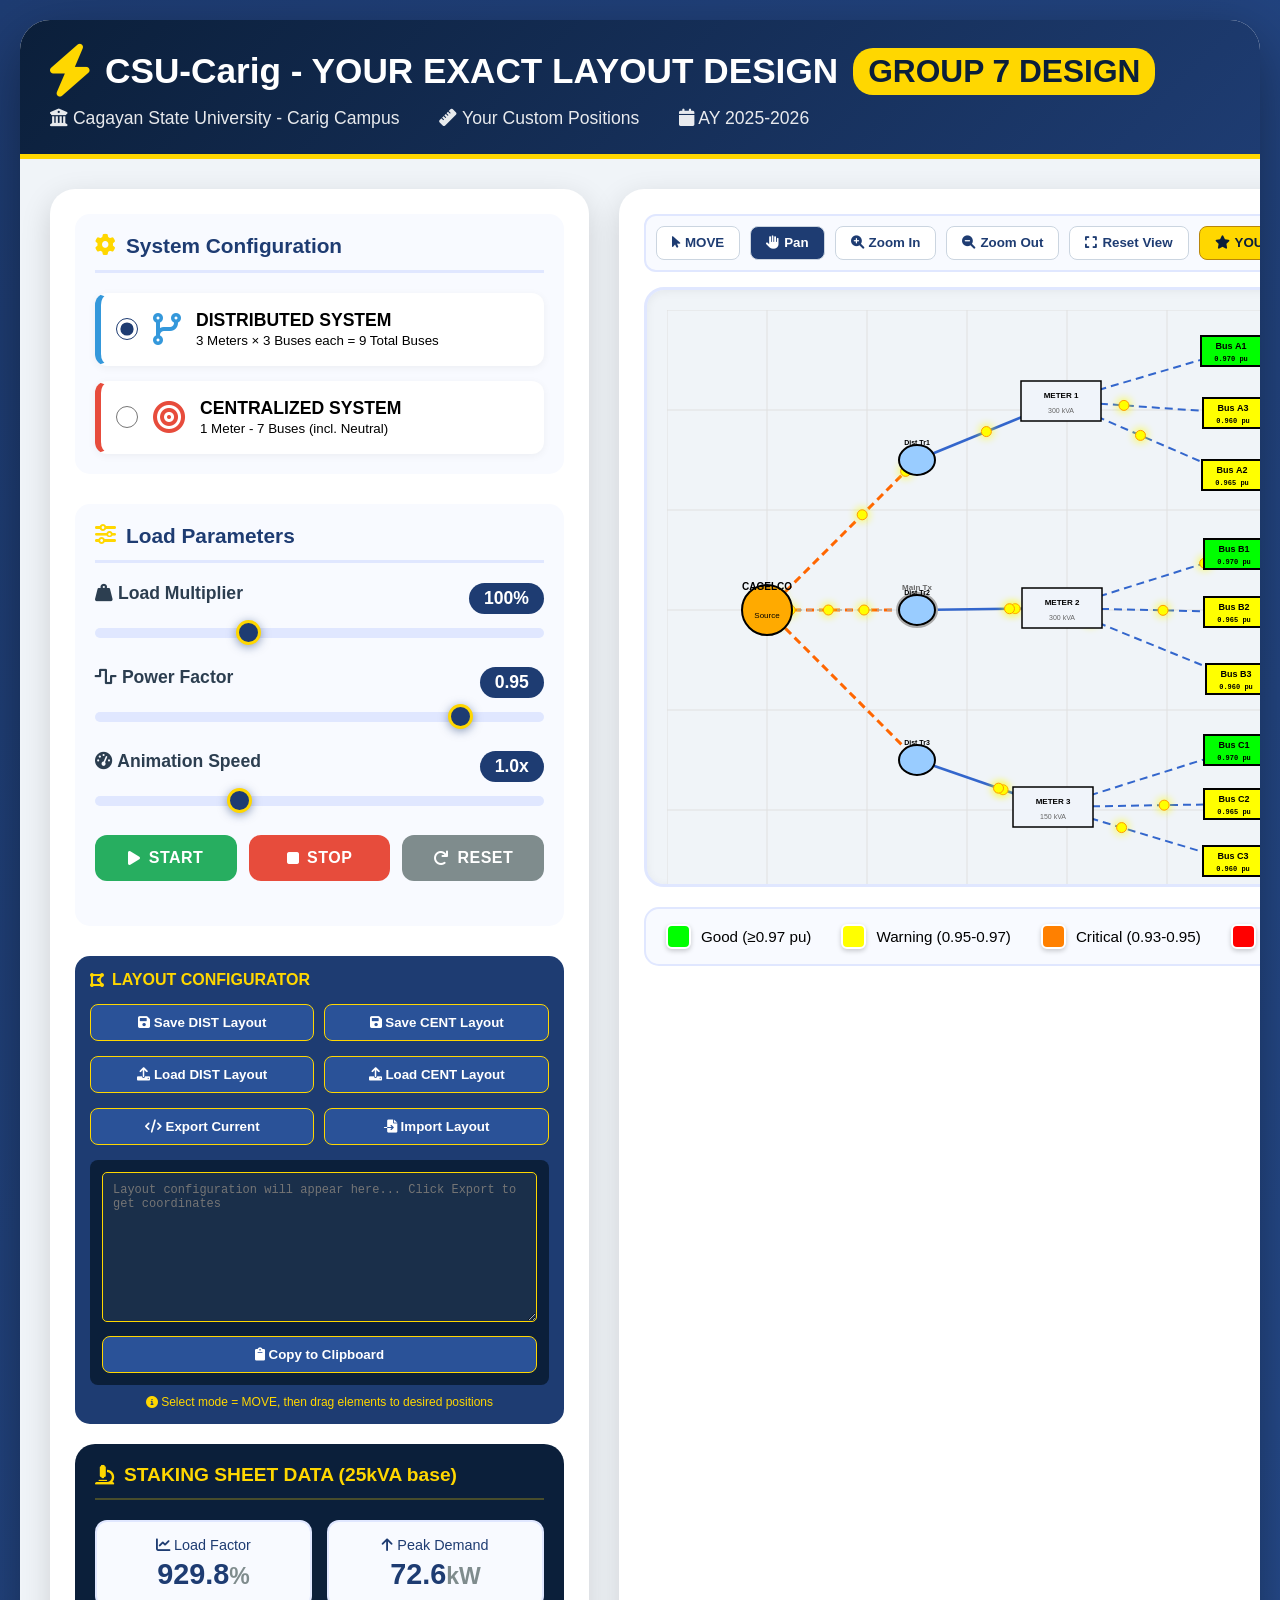
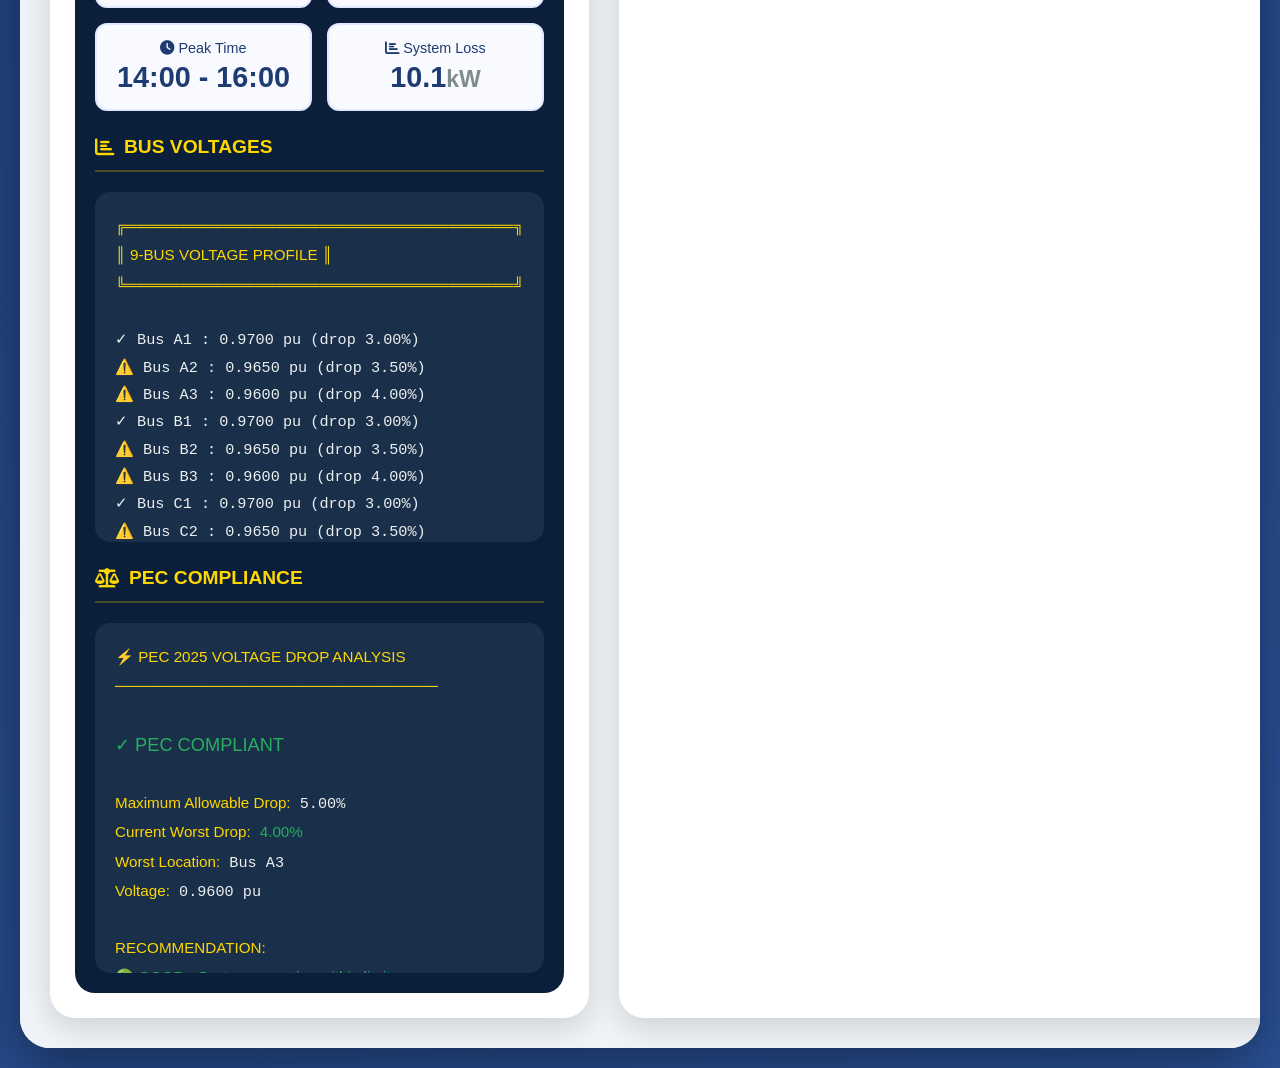
<file: backups/index3.html>
<!DOCTYPE html>
<html lang="en">
<head>
    <meta charset="UTF-8">
    <meta name="viewport" content="width=device-width, initial-scale=1.0">
    <title>CSU-Carig Power Flow - YOUR EXACT LAYOUT</title>
    <style>
        * {
            margin: 0;
            padding: 0;
            box-sizing: border-box;
            font-family: 'Segoe UI', Tahoma, Geneva, Verdana, sans-serif;
        }

        body {
            background: linear-gradient(135deg, #1e3c72 0%, #2a5298 100%);
            min-height: 100vh;
            padding: 20px;
        }

        .container {
            max-width: 1800px;
            margin: 0 auto;
            background: rgba(255, 255, 255, 0.98);
            border-radius: 30px;
            box-shadow: 0 20px 60px rgba(0, 0, 0, 0.4);
            overflow: hidden;
        }

        .header {
            background: linear-gradient(135deg, #0b1f3a, #1e3c72);
            color: white;
            padding: 25px 30px;
            border-bottom: 5px solid #ffd700;
        }

        .header h1 {
            font-size: 2.2em;
            margin-bottom: 10px;
            display: flex;
            align-items: center;
            gap: 15px;
        }

        .header h1 i {
            color: #ffd700;
            font-size: 1.5em;
        }

        .header .subtitle {
            font-size: 1.1em;
            opacity: 0.9;
            display: flex;
            gap: 40px;
        }

        .badge {
            background: #ffd700;
            color: #0b1f3a;
            padding: 5px 15px;
            border-radius: 20px;
            font-weight: bold;
            font-size: 0.9em;
        }

        .main-content {
            display: flex;
            padding: 30px;
            gap: 30px;
            background: #f0f4f8;
        }

        .left-panel {
            flex: 0 0 450px;
            background: white;
            border-radius: 25px;
            box-shadow: 0 10px 30px rgba(0, 0, 0, 0.15);
            padding: 25px;
            height: fit-content;
        }

        .control-section {
            margin-bottom: 30px;
            background: #f8faff;
            border-radius: 15px;
            padding: 20px;
        }

        .control-section h3 {
            color: #1e3c72;
            margin-bottom: 20px;
            font-size: 1.3em;
            display: flex;
            align-items: center;
            gap: 10px;
            border-bottom: 3px solid #e0e7ff;
            padding-bottom: 12px;
        }

        .control-section h3 i {
            color: #ffd700;
        }

        .radio-group {
            display: flex;
            flex-direction: column;
            gap: 15px;
        }

        .radio-option {
            display: flex;
            align-items: center;
            gap: 15px;
            padding: 15px;
            background: white;
            border-radius: 12px;
            cursor: pointer;
            transition: all 0.3s;
            border: 2px solid transparent;
            box-shadow: 0 2px 8px rgba(0,0,0,0.05);
        }

        .radio-option:hover {
            transform: translateX(8px);
            box-shadow: 0 5px 15px rgba(0,0,0,0.1);
        }

        .radio-option.distributed {
            border-left: 6px solid #3498db;
        }

        .radio-option.centralized {
            border-left: 6px solid #e74c3c;
        }

        .radio-option input[type="radio"] {
            width: 22px;
            height: 22px;
            accent-color: #1e3c72;
        }

        .slider-group {
            margin-bottom: 25px;
        }

        .slider-label {
            display: flex;
            justify-content: space-between;
            margin-bottom: 10px;
            color: #2c3e50;
            font-weight: 600;
            font-size: 1.1em;
        }

        .slider {
            width: 100%;
            height: 10px;
            border-radius: 5px;
            background: #e0e7ff;
            outline: none;
            -webkit-appearance: none;
        }

        .slider::-webkit-slider-thumb {
            -webkit-appearance: none;
            width: 25px;
            height: 25px;
            border-radius: 50%;
            background: #1e3c72;
            cursor: pointer;
            box-shadow: 0 2px 10px rgba(30, 60, 114, 0.5);
            transition: all 0.2s;
            border: 3px solid #ffd700;
        }

        .slider::-webkit-slider-thumb:hover {
            transform: scale(1.2);
            background: #2a5298;
        }

        .value-badge {
            background: #1e3c72;
            color: white;
            padding: 5px 15px;
            border-radius: 25px;
            font-size: 1em;
            font-weight: bold;
        }

        .button-grid {
            display: grid;
            grid-template-columns: repeat(3, 1fr);
            gap: 12px;
            margin: 25px 0;
        }

        .btn {
            padding: 14px;
            border: none;
            border-radius: 12px;
            font-weight: 700;
            cursor: pointer;
            transition: all 0.3s;
            display: flex;
            align-items: center;
            justify-content: center;
            gap: 8px;
            font-size: 1em;
            letter-spacing: 0.5px;
        }

        .btn-start {
            background: #27ae60;
            color: white;
        }

        .btn-start:hover {
            background: #2ecc71;
            transform: translateY(-3px);
            box-shadow: 0 10px 20px rgba(39, 174, 96, 0.4);
        }

        .btn-stop {
            background: #e74c3c;
            color: white;
        }

        .btn-stop:hover {
            background: #c0392b;
            transform: translateY(-3px);
            box-shadow: 0 10px 20px rgba(231, 76, 60, 0.4);
        }

        .btn-reset {
            background: #7f8c8d;
            color: white;
        }

        .btn-reset:hover {
            background: #95a5a6;
            transform: translateY(-3px);
        }

        .config-section {
            background: #1e3c72;
            border-radius: 15px;
            padding: 15px;
            margin-top: 20px;
            color: white;
        }

        .config-section h4 {
            color: #ffd700;
            margin-bottom: 15px;
            display: flex;
            align-items: center;
            gap: 8px;
        }

        .config-buttons {
            display: grid;
            grid-template-columns: 1fr 1fr;
            gap: 10px;
            margin-bottom: 15px;
        }

        .config-btn {
            background: #2a5298;
            color: white;
            border: none;
            padding: 10px;
            border-radius: 8px;
            cursor: pointer;
            font-weight: 600;
            transition: all 0.2s;
            border: 1px solid #ffd700;
        }

        .config-btn:hover {
            background: #ffd700;
            color: #1e3c72;
        }

        .config-export {
            background: #0b1f3a;
            border-radius: 8px;
            padding: 12px;
            margin-top: 10px;
        }

        .config-export textarea {
            width: 100%;
            height: 150px;
            background: #1a2f4a;
            color: #ffd700;
            border: 1px solid #ffd700;
            border-radius: 5px;
            padding: 10px;
            font-family: monospace;
            font-size: 12px;
            resize: vertical;
            margin-bottom: 10px;
        }

        .canvas-toolbar {
            display: flex;
            gap: 10px;
            margin-bottom: 15px;
            padding: 10px;
            background: #f8faff;
            border-radius: 12px;
            border: 2px solid #e0e7ff;
            flex-wrap: wrap;
        }

        .canvas-btn {
            padding: 8px 15px;
            border: none;
            border-radius: 8px;
            background: white;
            color: #1e3c72;
            font-weight: 600;
            cursor: pointer;
            transition: all 0.2s;
            border: 1px solid #cbd5e0;
            display: flex;
            align-items: center;
            gap: 5px;
        }

        .canvas-btn:hover {
            background: #1e3c72;
            color: white;
        }

        .canvas-btn.active {
            background: #1e3c72;
            color: white;
        }

        .canvas-btn.special {
            background: #ffd700;
            color: #0b1f3a;
            border-color: #b8860b;
        }

        .canvas-btn.special:hover {
            background: #ffed4a;
        }

        .zoom-level {
            margin-left: auto;
            padding: 8px 15px;
            background: white;
            border-radius: 8px;
            font-weight: 600;
            color: #1e3c72;
        }

        .data-panel {
            background: #0b1f3a;
            border-radius: 20px;
            padding: 20px;
            color: #ecf0f1;
            margin-top: 20px;
        }

        .data-panel h4 {
            color: #ffd700;
            margin-bottom: 20px;
            font-size: 1.2em;
            display: flex;
            align-items: center;
            gap: 10px;
            border-bottom: 2px solid #ffd70040;
            padding-bottom: 12px;
        }

        .data-content {
            font-family: 'Courier New', monospace;
            font-size: 0.95em;
            line-height: 1.8;
            background: #1a2f4a;
            padding: 20px;
            border-radius: 15px;
            max-height: 350px;
            overflow-y: auto;
        }

        .data-content::-webkit-scrollbar {
            width: 8px;
        }

        .data-content::-webkit-scrollbar-track {
            background: #1a2f4a;
        }

        .data-content::-webkit-scrollbar-thumb {
            background: #ffd700;
            border-radius: 4px;
        }

        .right-panel {
            flex: 1;
            background: white;
            border-radius: 25px;
            box-shadow: 0 10px 30px rgba(0, 0, 0, 0.15);
            padding: 25px;
        }

        .canvas-container {
            background: #f0f4f8;
            border-radius: 20px;
            padding: 20px;
            position: relative;
            overflow: hidden;
            height: 600px;
            border: 3px solid #e0e7ff;
            box-shadow: inset 0 2px 10px rgba(0,0,0,0.05);
            cursor: grab;
        }

        .canvas-container:active {
            cursor: grabbing;
        }

        #powerCanvas {
            display: block;
            transform-origin: 0 0;
            background: #f0f4f8;
        }

        .legend {
            display: flex;
            gap: 30px;
            margin-top: 20px;
            padding: 15px 20px;
            background: #f8faff;
            border-radius: 15px;
            flex-wrap: wrap;
            border: 2px solid #e0e7ff;
        }

        .legend-item {
            display: flex;
            align-items: center;
            gap: 10px;
            font-size: 0.95em;
        }

        .color-box {
            width: 25px;
            height: 25px;
            border-radius: 6px;
            border: 2px solid white;
            box-shadow: 0 2px 5px rgba(0,0,0,0.2);
        }

        .color-box.green { background: #00ff00; }
        .color-box.yellow { background: #ffff00; }
        .color-box.orange { background: #ff8000; }
        .color-box.red { background: #ff0000; }
        .color-box.primary { background: #ff6600; }
        .color-box.secondary { background: #3366cc; }

        .line-sample {
            width: 35px;
            height: 3px;
            background: #ff6600;
            border-radius: 3px;
        }

        .line-sample.secondary {
            background: #3366cc;
            border: 2px dashed #3366cc;
            height: 0;
        }

        .metrics-grid {
            display: grid;
            grid-template-columns: repeat(2, 1fr);
            gap: 15px;
            margin: 20px 0;
        }

        .metric-card {
            background: #f8faff;
            border-radius: 12px;
            padding: 15px;
            text-align: center;
            border: 2px solid #e0e7ff;
        }

        .metric-card .label {
            color: #1e3c72;
            font-size: 0.9em;
            margin-bottom: 5px;
        }

        .metric-card .value {
            font-size: 1.8em;
            font-weight: bold;
            color: #1e3c72;
        }

        .metric-card .unit {
            font-size: 0.8em;
            color: #7f8c8d;
        }

        .mode-indicator {
            position: absolute;
            top: 10px;
            right: 10px;
            padding: 8px 15px;
            border-radius: 20px;
            background: rgba(0,0,0,0.7);
            color: white;
            font-weight: bold;
            z-index: 1000;
        }
    </style>
    <!-- Font Awesome -->
    <link rel="stylesheet" href="https://cdnjs.cloudflare.com/ajax/libs/font-awesome/6.0.0/css/all.min.css">
</head>
<body>
    <div class="container">
        <div class="header">
            <h1>
                <i class="fas fa-bolt"></i>
                CSU-Carig - YOUR EXACT LAYOUT DESIGN
                <span class="badge">GROUP 7 DESIGN</span>
            </h1>
            <div class="subtitle">
                <span><i class="fas fa-university"></i> Cagayan State University - Carig Campus</span>
                <span><i class="fas fa-ruler"></i> Your Custom Positions</span>
                <span><i class="fas fa-calendar"></i> AY 2025-2026</span>
            </div>
        </div>

        <div class="main-content">
            <!-- Left Panel -->
            <div class="left-panel">
                <div class="control-section">
                    <h3><i class="fas fa-cog"></i> System Configuration</h3>
                    <div class="radio-group">
                        <label class="radio-option distributed">
                            <input type="radio" name="system" value="distributed" checked onchange="changeSystem('distributed')">
                            <i class="fas fa-code-branch fa-2x" style="color: #3498db;"></i>
                            <div>
                                <strong style="font-size: 1.1em;">DISTRIBUTED SYSTEM</strong><br>
                                <small>3 Meters × 3 Buses each = 9 Total Buses</small>
                            </div>
                        </label>
                        <label class="radio-option centralized">
                            <input type="radio" name="system" value="centralized" onchange="changeSystem('centralized')">
                            <i class="fas fa-bullseye fa-2x" style="color: #e74c3c;"></i>
                            <div>
                                <strong style="font-size: 1.1em;">CENTRALIZED SYSTEM</strong><br>
                                <small>1 Meter - 7 Buses (incl. Neutral)</small>
                            </div>
                        </label>
                    </div>
                </div>

                <div class="control-section">
                    <h3><i class="fas fa-sliders-h"></i> Load Parameters</h3>
                    
                    <div class="slider-group">
                        <div class="slider-label">
                            <span><i class="fas fa-weight-hanging"></i> Load Multiplier</span>
                            <span class="value-badge" id="loadValue">100%</span>
                        </div>
                        <input type="range" class="slider" id="loadSlider" min="0.5" max="2.0" step="0.1" value="1.0" oninput="updateLoad(this.value)">
                    </div>

                    <div class="slider-group">
                        <div class="slider-label">
                            <span><i class="fas fa-wave-square"></i> Power Factor</span>
                            <span class="value-badge" id="pfValue">0.95</span>
                        </div>
                        <input type="range" class="slider" id="pfSlider" min="0.7" max="1.0" step="0.01" value="0.95" oninput="updatePF(this.value)">
                    </div>

                    <div class="slider-group">
                        <div class="slider-label">
                            <span><i class="fas fa-tachometer-alt"></i> Animation Speed</span>
                            <span class="value-badge" id="speedValue">1.0x</span>
                        </div>
                        <input type="range" class="slider" id="speedSlider" min="0.1" max="3.0" step="0.1" value="1.0" oninput="updateSpeed(this.value)">
                    </div>

                    <div class="button-grid">
                        <button class="btn btn-start" onclick="startAnimation()">
                            <i class="fas fa-play"></i> START
                        </button>
                        <button class="btn btn-stop" onclick="stopAnimation()">
                            <i class="fas fa-stop"></i> STOP
                        </button>
                        <button class="btn btn-reset" onclick="resetSimulation()">
                            <i class="fas fa-redo"></i> RESET
                        </button>
                    </div>
                </div>

                <!-- LAYOUT CONFIGURATION PANEL -->
                <div class="config-section">
                    <h4><i class="fas fa-draw-polygon"></i> LAYOUT CONFIGURATOR</h4>
                    
                    <div class="config-buttons">
                        <button class="config-btn" onclick="saveDistributedLayout()">
                            <i class="fas fa-save"></i> Save DIST Layout
                        </button>
                        <button class="config-btn" onclick="saveCentralizedLayout()">
                            <i class="fas fa-save"></i> Save CENT Layout
                        </button>
                    </div>
                    
                    <div class="config-buttons">
                        <button class="config-btn" onclick="loadDistributedLayout()">
                            <i class="fas fa-upload"></i> Load DIST Layout
                        </button>
                        <button class="config-btn" onclick="loadCentralizedLayout()">
                            <i class="fas fa-upload"></i> Load CENT Layout
                        </button>
                    </div>
                    
                    <div class="config-buttons">
                        <button class="config-btn" onclick="exportCurrentLayout()">
                            <i class="fas fa-code"></i> Export Current
                        </button>
                        <button class="config-btn" onclick="importLayout()">
                            <i class="fas fa-file-import"></i> Import Layout
                        </button>
                    </div>
                    
                    <div class="config-export">
                        <textarea id="layoutConfigText" placeholder="Layout configuration will appear here... Click Export to get coordinates"></textarea>
                        <button class="config-btn" style="width: 100%;" onclick="copyToClipboard()">
                            <i class="fas fa-clipboard"></i> Copy to Clipboard
                        </button>
                    </div>
                    
                    <div style="margin-top: 10px; color: #ffd700; font-size: 12px; text-align: center;">
                        <i class="fas fa-info-circle"></i> Select mode = MOVE, then drag elements to desired positions
                    </div>
                </div>

                <!-- Technical Analysis Panel -->
                <div class="data-panel">
                    <h4><i class="fas fa-microscope"></i> STAKING SHEET DATA (25kVA base)</h4>
                    <div class="metrics-grid" id="loadMetrics">
                        <!-- Populated by JavaScript -->
                    </div>

                    <h4 style="margin-top: 25px;"><i class="fas fa-chart-bar"></i> BUS VOLTAGES</h4>
                    <div class="data-content" id="dataDisplay">
                        Loading system data...
                    </div>

                    <h4 style="margin-top: 25px;"><i class="fas fa-balance-scale"></i> PEC COMPLIANCE</h4>
                    <div class="data-content" id="complianceDisplay">
                        Calculating compliance...
                    </div>
                </div>
            </div>

            <!-- Right Panel -->
            <div class="right-panel">
                <div class="canvas-toolbar">
                    <button class="canvas-btn" onclick="setMode('select')" id="modeSelect">
                        <i class="fas fa-mouse-pointer"></i> MOVE
                    </button>
                    <button class="canvas-btn" onclick="setMode('pan')" id="modePan">
                        <i class="fas fa-hand-paper"></i> Pan
                    </button>
                    <button class="canvas-btn" onclick="zoomIn()">
                        <i class="fas fa-search-plus"></i> Zoom In
                    </button>
                    <button class="canvas-btn" onclick="zoomOut()">
                        <i class="fas fa-search-minus"></i> Zoom Out
                    </button>
                    <button class="canvas-btn" onclick="resetView()">
                        <i class="fas fa-expand"></i> Reset View
                    </button>
                    <button class="canvas-btn special" onclick="loadYourLayout()">
                        <i class="fas fa-star"></i> YOUR LAYOUT
                    </button>
                    <span class="zoom-level" id="zoomLevel">100%</span>
                </div>
                <div class="canvas-container" id="canvasContainer">
                    <canvas id="powerCanvas" width="2000" height="1500"></canvas>
                </div>

                <!-- Legend -->
                <div class="legend">
                    <div class="legend-item">
                        <div class="color-box green"></div>
                        <span>Good (≥0.97 pu)</span>
                    </div>
                    <div class="legend-item">
                        <div class="color-box yellow"></div>
                        <span>Warning (0.95-0.97)</span>
                    </div>
                    <div class="legend-item">
                        <div class="color-box orange"></div>
                        <span>Critical (0.93-0.95)</span>
                    </div>
                    <div class="legend-item">
                        <div class="color-box red"></div>
                        <span>Violation (<0.93)</span>
                    </div>
                    <div class="legend-item">
                        <div class="line-sample"></div>
                        <span>Active Line</span>
                    </div>
                    <div class="legend-item">
                        <div class="line-sample secondary"></div>
                        <span>Idle Line (Centralized Mode)</span>
                    </div>
                    <div class="legend-item">
                        <i class="fas fa-square" style="color: #ccc;"></i>
                        <span>Idle Transformer</span>
                    </div>
                </div>
            </div>
        </div>
    </div>

    <script>
        // System state
        let systemType = 'distributed';
        let animationRunning = true;
        let loadMultiplier = 1.0;
        let powerFactor = 0.95;
        let animationSpeed = 1.0;
        let animationFrame;
        
        const transformerPF = 0.9;

        // EXACT BUS NAMES FROM YOUR IMAGES
        const distBusNames = [
            "Bus A1", "Bus A2", "Bus A3",
            "Bus B1", "Bus B2", "Bus B3",
            "Bus C1", "Bus C2", "Bus C3"
        ];

        const centBusNames = [
            "Bus 1", "Bus 2", "Bus 3", 
            "Bus 4", "Bus 5", "Bus 6", "Bus 7"
        ];

        let busNames = distBusNames;

        // EXACT KVA RATINGS FROM YOUR IMAGES
        const distBuses = [
            { name: "Bus A1", kva: 100 },
            { name: "Bus A2", kva: 100 },
            { name: "Bus A3", kva: 100 },
            { name: "Bus B1", kva: 100 },
            { name: "Bus B2", kva: 100 },
            { name: "Bus B3", kva: 100 },
            { name: "Bus C1", kva: 50 },
            { name: "Bus C2", kva: 50 },
            { name: "Bus C3", kva: 50 }
        ];

        const centBuses = [
            { name: "Bus 1", kva: 150 },
            { name: "Bus 2", kva: 150 },
            { name: "Bus 3", kva: 150 },
            { name: "Bus 4", kva: 100 },
            { name: "Bus 5", kva: 100 },
            { name: "Bus 6", kva: 50 },
            { name: "Bus 7 (Neutral)", kva: 0 }
        ];

        let Pbase = [];
        let Qbase = [];

        function updatePbase() {
            if (systemType === 'distributed') {
                Pbase = distBuses.map(bus => bus.kva * transformerPF);
                Qbase = distBuses.map(bus => bus.kva * Math.sqrt(1 - transformerPF * transformerPF));
            } else {
                Pbase = centBuses.map(bus => bus.kva * transformerPF);
                Qbase = centBuses.map(bus => bus.kva * Math.sqrt(1 - transformerPF * transformerPF));
            }
        }
        updatePbase();

        // Fixed positions (CAGELCO source and main transformer)
        const sourcePos = { x: 100, y: 300 };
        const mainTxPos = { x: 250, y: 300 };

        // ===========================================
        // YOUR EXACT LAYOUT CONFIGURATIONS
        // ===========================================
        
        // YOUR DISTRIBUTED LAYOUT - Bus positions
        const yourDistBusPositions = [
            { x: 564, y: 41 },   // Bus A1
            { x: 565, y: 165 },  // Bus A2
            { x: 566, y: 103 },  // Bus A3
            { x: 567, y: 244 },  // Bus B1
            { x: 567, y: 302 },  // Bus B2
            { x: 569, y: 369 },  // Bus B3
            { x: 567, y: 440 },  // Bus C1
            { x: 567, y: 494 },  // Bus C2
            { x: 566, y: 551 }   // Bus C3
        ];

        // YOUR DISTRIBUTED LAYOUT - Meter positions
        const yourDistMeterPos = {
            'METER 1 (300 kVA)': { x: 394, y: 91 },
            'METER 2 (300 kVA)': { x: 395, y: 298 },
            'METER 3 (150 kVA)': { x: 386, y: 497 }
        };

        // YOUR DISTRIBUTED LAYOUT - Transformer positions
        const yourDistTxPos = [
            { x: 250, y: 150 },  // Dist Tx for METER 1
            { x: 250, y: 300 },  // Dist Tx for METER 2
            { x: 250, y: 450 }   // Dist Tx for METER 3
        ];

        // YOUR CENTRALIZED LAYOUT - Bus positions (7 buses)
        const yourCentBusPositions = [
            { x: 606, y: 113 },  // Bus 1
            { x: 604, y: 173 },  // Bus 2
            { x: 601, y: 237 },  // Bus 3
            { x: 601, y: 298 },  // Bus 4
            { x: 601, y: 365 },  // Bus 5
            { x: 606, y: 433 },  // Bus 6
            { x: 606, y: 501 }   // Bus 7 (Neutral)
        ];

        // YOUR CENTRALIZED LAYOUT - Meter position
        const yourCentMeterPos = {
            'Catgelo 1 → (Met) 750 kVA': { x: 374, y: 296 }
        };

        // DISTRIBUTED DEFAULT LAYOUT (for reference)
        const distDefaultBusPositions = [
            { x: 400, y: 150 },  // Bus A1
            { x: 600, y: 150 },  // Bus A2
            { x: 800, y: 150 },  // Bus A3
            { x: 400, y: 300 },  // Bus B1
            { x: 600, y: 300 },  // Bus B2
            { x: 800, y: 300 },  // Bus B3
            { x: 400, y: 450 },  // Bus C1
            { x: 600, y: 450 },  // Bus C2
            { x: 800, y: 450 }   // Bus C3
        ];

        // CENTRALIZED DEFAULT LAYOUT (for reference)
        const centDefaultBusPositions = [
            { x: 300, y: 300 },  // Bus 1
            { x: 450, y: 300 },  // Bus 2
            { x: 600, y: 300 },  // Bus 3
            { x: 750, y: 300 },  // Bus 4
            { x: 900, y: 300 },  // Bus 5
            { x: 1050, y: 300 }, // Bus 6
            { x: 1200, y: 300 }  // Bus 7 (Neutral)
        ];

        // DISTRIBUTED DEFAULT METER POSITIONS
        const distDefaultMeterPos = {
            'METER 1 (300 kVA)': { x: 400, y: 50 },
            'METER 2 (300 kVA)': { x: 400, y: 250 },
            'METER 3 (150 kVA)': { x: 400, y: 400 }
        };

        // CENTRALIZED DEFAULT METER POSITIONS
        const centDefaultMeterPos = {
            'Catgelo 1 → (Met) 750 kVA': { x: 600, y: 100 }
        };

        // DISTRIBUTED DEFAULT TRANSFORMER POSITIONS
        const distDefaultTxPos = [
            { x: 250, y: 150 },  // Dist Tx for METER 1
            { x: 250, y: 300 },  // Dist Tx for METER 2
            { x: 250, y: 450 }   // Dist Tx for METER 3
        ];

        // ===========================================
        // VARIABLE DECLARATIONS - ALL AT THE TOP
        // ===========================================
        let busPositions = [];
        let meterPos = {};
        let distTxPos = [];
        let particles = [];
        let busVoltages = [];
        let savedDistLayout = null;
        let savedCentLayout = null;

        // Interactive canvas variables
        let scale = 1.0;
        let offsetX = 0;
        let offsetY = 0;
        let isDragging = false;
        let lastX, lastY;
        let mode = 'pan';
        let selectedElement = null;
        let selectedType = null;
        let selectedIndex = null;
        let selectedName = null;
        let dragOffsetX, dragOffsetY;

        // ===========================================
        // LAYOUT FUNCTIONS
        // ===========================================
        
        function loadYourDistributedLayout() {
            busPositions = JSON.parse(JSON.stringify(yourDistBusPositions));
            meterPos = JSON.parse(JSON.stringify(yourDistMeterPos));
            distTxPos = JSON.parse(JSON.stringify(yourDistTxPos));
            if (typeof initParticles === 'function') {
                initParticles();
            }
            if (typeof drawCanvas === 'function') {
                drawCanvas();
            }
        }

        function loadYourCentralizedLayout() {
            busPositions = JSON.parse(JSON.stringify(yourCentBusPositions));
            meterPos = JSON.parse(JSON.stringify(yourCentMeterPos));
            distTxPos = [];
            if (typeof initParticles === 'function') {
                initParticles();
            }
            if (typeof drawCanvas === 'function') {
                drawCanvas();
            }
        }

        function loadYourLayout() {
            if (systemType === 'distributed') {
                loadYourDistributedLayout();
            } else {
                loadYourCentralizedLayout();
            }
        }

        function setDefaultPositions() {
            if (systemType === 'distributed') {
                busPositions = JSON.parse(JSON.stringify(distDefaultBusPositions));
                meterPos = JSON.parse(JSON.stringify(distDefaultMeterPos));
                distTxPos = JSON.parse(JSON.stringify(distDefaultTxPos));
            } else {
                busPositions = JSON.parse(JSON.stringify(centDefaultBusPositions));
                meterPos = JSON.parse(JSON.stringify(centDefaultMeterPos));
                distTxPos = [];
            }
            if (typeof initParticles === 'function') {
                initParticles();
            }
            if (typeof drawCanvas === 'function') {
                drawCanvas();
            }
        }

        function updateBusVoltagesArray() {
            const size = systemType === 'distributed' ? 9 : 7;
            busVoltages = new Array(size).fill(1.0);
        }
        updateBusVoltagesArray();

        // ===========================================
        // LAYOUT CONFIGURATION FUNCTIONS
        // ===========================================
        
        function saveDistributedLayout() {
            savedDistLayout = {
                busPositions: JSON.parse(JSON.stringify(busPositions)),
                meterPos: JSON.parse(JSON.stringify(meterPos)),
                distTxPos: JSON.parse(JSON.stringify(distTxPos))
            };
            alert('Distributed layout saved!');
            exportCurrentLayout();
        }

        function saveCentralizedLayout() {
            savedCentLayout = {
                busPositions: JSON.parse(JSON.stringify(busPositions)),
                meterPos: JSON.parse(JSON.stringify(meterPos))
            };
            alert('Centralized layout saved!');
            exportCurrentLayout();
        }

        function loadDistributedLayout() {
            if (savedDistLayout) {
                busPositions = JSON.parse(JSON.stringify(savedDistLayout.busPositions));
                meterPos = JSON.parse(JSON.stringify(savedDistLayout.meterPos));
                distTxPos = JSON.parse(JSON.stringify(savedDistLayout.distTxPos));
                initParticles();
                drawCanvas();
                alert('Distributed layout loaded!');
            } else {
                alert('No saved distributed layout found. Save one first.');
            }
        }

        function loadCentralizedLayout() {
            if (savedCentLayout) {
                busPositions = JSON.parse(JSON.stringify(savedCentLayout.busPositions));
                meterPos = JSON.parse(JSON.stringify(savedCentLayout.meterPos));
                initParticles();
                drawCanvas();
                alert('Centralized layout loaded!');
            } else {
                alert('No saved centralized layout found. Save one first.');
            }
        }

        function exportCurrentLayout() {
            let layoutData;
            
            if (systemType === 'distributed') {
                layoutData = {
                    type: 'distributed',
                    busPositions: busPositions,
                    meterPos: meterPos,
                    distTxPos: distTxPos
                };
            } else {
                layoutData = {
                    type: 'centralized',
                    busPositions: busPositions,
                    meterPos: meterPos
                };
            }
            
            const jsonString = JSON.stringify(layoutData, null, 2);
            document.getElementById('layoutConfigText').value = jsonString;
        }

        function importLayout() {
            try {
                const jsonString = document.getElementById('layoutConfigText').value;
                const layoutData = JSON.parse(jsonString);
                
                if (layoutData.type === 'distributed' && systemType === 'distributed') {
                    busPositions = layoutData.busPositions;
                    meterPos = layoutData.meterPos;
                    distTxPos = layoutData.distTxPos;
                    initParticles();
                    drawCanvas();
                    alert('Distributed layout imported!');
                } else if (layoutData.type === 'centralized' && systemType === 'centralized') {
                    busPositions = layoutData.busPositions;
                    meterPos = layoutData.meterPos;
                    initParticles();
                    drawCanvas();
                    alert('Centralized layout imported!');
                } else {
                    alert(`Layout type mismatch. Current system is ${systemType} but layout is ${layoutData.type}`);
                }
            } catch (e) {
                alert('Invalid layout configuration: ' + e.message);
            }
        }

        function copyToClipboard() {
            const textarea = document.getElementById('layoutConfigText');
            textarea.select();
            document.execCommand('copy');
            alert('Layout copied to clipboard!');
        }

        // ===========================================
        // VOLTAGE CALCULATION
        // ===========================================
        function calculateVoltages() {
            const size = systemType === 'distributed' ? 9 : 7;
            const voltages = new Array(size).fill(1.0);
            
            if (systemType === 'distributed') {
                const loadDiff = loadMultiplier - 1.0;
                const pfDiff = 0.95 - powerFactor;
                
                for (let i = 0; i < 9; i++) {
                    let baseVoltage = 0.975;
                    
                    // Distance drop (further buses have lower voltage)
                    if (i % 3 === 0) baseVoltage -= 0.005;
                    if (i % 3 === 1) baseVoltage -= 0.010;
                    if (i % 3 === 2) baseVoltage -= 0.015;
                    
                    // Load effect
                    if (loadDiff > 0) {
                        baseVoltage -= loadDiff * 0.04;
                    } else if (loadDiff < 0) {
                        baseVoltage += Math.abs(loadDiff) * 0.03;
                    }
                    
                    // PF effect
                    baseVoltage -= pfDiff * 0.03;
                    
                    voltages[i] = Math.max(0.75, Math.min(1.02, baseVoltage));
                }
                
            } else {
                const loadDiff = loadMultiplier - 1.0;
                const pfDiff = 0.95 - powerFactor;
                
                for (let i = 0; i < 7; i++) {
                    if (i === 6) {
                        voltages[i] = 0.01;
                    } else {
                        let baseVoltage = 0.965 - (i * 0.012);
                        
                        if (loadDiff > 0) {
                            baseVoltage -= loadDiff * 0.06;
                        } else if (loadDiff < 0) {
                            baseVoltage += Math.abs(loadDiff) * 0.02;
                        }
                        
                        baseVoltage -= pfDiff * 0.05;
                        
                        voltages[i] = Math.max(0.75, Math.min(1.02, baseVoltage));
                    }
                }
            }
            
            return voltages;
        }

        // Get color based on voltage
        function getVoltageColor(voltage) {
            if (voltage >= 0.97) return '#00ff00';
            if (voltage >= 0.95) return '#ffff00';
            if (voltage >= 0.93) return '#ff8000';
            return '#ff0000';
        }

        // Calculate load factor
        function calculateLoadFactor() {
            const totalLoad = Pbase.reduce((a, b) => a + b, 0) * loadMultiplier;
            const peakFromHistorical = 24.2 * 3 * loadMultiplier;
            
            return {
                loadFactor: (totalLoad / peakFromHistorical) * 100,
                peakDemand: peakFromHistorical,
                avgDemand: totalLoad,
                peakTime: '14:00 - 16:00'
            };
        }

        // Update displays
        function updateLoadMetrics() {
            const lf = calculateLoadFactor();
            const totalLoad = Pbase.reduce((a, b) => a + b, 0) * loadMultiplier;
            const totalLoss = totalLoad * (systemType === 'distributed' ? 0.015 : 0.03);

            const metricsHtml = `
                <div class="metric-card">
                    <div class="label"><i class="fas fa-chart-line"></i> Load Factor</div>
                    <div class="value">${lf.loadFactor.toFixed(1)}<span class="unit">%</span></div>
                </div>
                <div class="metric-card">
                    <div class="label"><i class="fas fa-arrow-up"></i> Peak Demand</div>
                    <div class="value">${lf.peakDemand.toFixed(1)}<span class="unit">kW</span></div>
                </div>
                <div class="metric-card">
                    <div class="label"><i class="fas fa-clock"></i> Peak Time</div>
                    <div class="value">${lf.peakTime}</div>
                </div>
                <div class="metric-card">
                    <div class="label"><i class="fas fa-chart-bar"></i> System Loss</div>
                    <div class="value">${totalLoss.toFixed(1)}<span class="unit">kW</span></div>
                </div>
            `;
            
            document.getElementById('loadMetrics').innerHTML = metricsHtml;
        }

        // Update data display
        function updateDataDisplay() {
            busVoltages = calculateVoltages();
            const currentBusNames = systemType === 'distributed' ? distBusNames : centBusNames;
            const totalLoad = Pbase.reduce((a, b) => a + b, 0) * loadMultiplier;
            
            let html = `
                <span style="color: #ffd700;">╔════════════════════════════════════╗</span><br>
                <span style="color: #ffd700;">║   ${systemType === 'distributed' ? '9-BUS' : '7-BUS'} VOLTAGE PROFILE ║</span><br>
                <span style="color: #ffd700;">╚════════════════════════════════════╝</span><br>
                <br>
            `;
            
            for (let i = 0; i < busVoltages.length; i++) {
                const status = busVoltages[i] >= 0.97 ? '✓' : (busVoltages[i] >= 0.95 ? '⚠️' : '❌');
                const drop = ((1.0 - busVoltages[i]) * 100).toFixed(2);
                
                if (systemType === 'centralized' && i === 6) {
                    html += `⚡ ${currentBusNames[i].padEnd(15)}: ${busVoltages[i].toFixed(4)} pu (NEUTRAL)<br>`;
                } else {
                    html += `${status} ${currentBusNames[i].padEnd(15)}: ${busVoltages[i].toFixed(4)} pu (drop ${drop}%)<br>`;
                }
            }
            
            html += `<br><span style="color: #ffd700;">──────────────────────────────</span><br>`;
            html += `<span style="color: #3498db;">Total Load:</span> ${totalLoad.toFixed(2)} kW<br>`;
            html += `<span style="color: #3498db;">Power Factor:</span> ${powerFactor.toFixed(2)}<br>`;
            html += `<span style="color: #3498db;">Mode:</span> ${systemType === 'distributed' ? 'Distributed (9 buses)' : 'Centralized (7 buses)'}<br>`;
            html += `<span style="color: #3498db;">System Capacity:</span> 750 kVA (Meters: 300+300+150 kVA)<br>`;
            
            document.getElementById('dataDisplay').innerHTML = html;
        }

        // Update compliance display
        function updateComplianceDisplay() {
            busVoltages = calculateVoltages();
            const currentBusNames = systemType === 'distributed' ? distBusNames : centBusNames;
            const worstV = Math.min(...busVoltages);
            const worstIdx = busVoltages.indexOf(worstV);
            const dropPercent = (1.0 - worstV) * 100;
            const isCompliant = worstV >= 0.95;
            
            let html = `
                <span style="color: #ffd700;">⚡ PEC 2025 VOLTAGE DROP ANALYSIS</span><br>
                <span style="color: #ffd700;">──────────────────────────────</span><br>
                <br>
            `;
            
            if (isCompliant) {
                html += `<span style="color: #27ae60; font-size: 1.2em;">✓ PEC COMPLIANT</span><br>`;
            } else {
                html += `<span style="color: #e74c3c; font-size: 1.2em;">❌ PEC VIOLATION</span><br>`;
            }
            
            html += `<br><span style="color: #ffd700;">Maximum Allowable Drop:</span> 5.00%<br>`;
            html += `<span style="color: #ffd700;">Current Worst Drop:</span> <span style="color: ${isCompliant ? '#27ae60' : '#e74c3c'};">${dropPercent.toFixed(2)}%</span><br>`;
            html += `<span style="color: #ffd700;">Worst Location:</span> ${currentBusNames[worstIdx]}<br>`;
            html += `<span style="color: #ffd700;">Voltage:</span> ${worstV.toFixed(4)} pu<br>`;
            
            html += `<br><span style="color: #ffd700;">RECOMMENDATION:</span><br>`;
            
            if (worstV < 0.93) {
                html += `<span style="color: #e74c3c;">🔴 CRITICAL - Immediate action required</span><br>`;
                html += `• Install capacitor bank at ${currentBusNames[worstIdx]}<br>`;
                html += `• Consider load reduction<br>`;
                html += `• Check feeder sizing`;
            } else if (worstV < 0.95) {
                html += `<span style="color: #ffd700;">🟡 WARNING - Schedule voltage correction</span><br>`;
                html += `• Balance loads across phases<br>`;
                html += `• Review transformer tap settings`;
            } else {
                html += `<span style="color: #27ae60;">🟢 GOOD - System operating within limits</span><br>`;
                html += `• Continue monitoring<br>`;
                html += `• Maintain power factor >0.95`;
            }
            
            document.getElementById('complianceDisplay').innerHTML = html;
        }

        // Drawing functions
        function drawLine(ctx, a, b, dashed = false, color = '#e67e22', width = 3, active = true) {
            ctx.beginPath();
            ctx.moveTo(a.x, a.y);
            ctx.lineTo(b.x, b.y);
            
            if (!active) {
                ctx.strokeStyle = '#aaaaaa';
                ctx.lineWidth = width * 0.7;
                ctx.setLineDash([5, 5]);
            } else {
                ctx.strokeStyle = color;
                ctx.lineWidth = width;
                if (dashed) {
                    ctx.setLineDash([8, 5]);
                } else {
                    ctx.setLineDash([]);
                }
            }
            
            ctx.stroke();
            ctx.setLineDash([]);
        }

        // Initialize particles
        function initParticles() {
            particles = [];
            const addFlow = (start, end, count=2, active=true) => {
                if (!active) return;
                for (let i=0; i<count; i++) {
                    particles.push({
                        start: { x: start.x, y: start.y },
                        end: { x: end.x, y: end.y },
                        progress: Math.random(),
                        speed: 0.003 + Math.random()*0.004
                    });
                }
            };
            
            if (systemType === 'distributed') {
                // Source to distribution transformers
                if (distTxPos.length >= 3) {
                    addFlow(sourcePos, distTxPos[0], 3, true);
                    addFlow(sourcePos, distTxPos[1], 3, true);
                    addFlow(sourcePos, distTxPos[2], 2, true);
                    
                    // Transformers to meters
                    if (meterPos['METER 1 (300 kVA)']) {
                        addFlow(distTxPos[0], meterPos['METER 1 (300 kVA)'], 2, true);
                    }
                    if (meterPos['METER 2 (300 kVA)']) {
                        addFlow(distTxPos[1], meterPos['METER 2 (300 kVA)'], 2, true);
                    }
                    if (meterPos['METER 3 (150 kVA)']) {
                        addFlow(distTxPos[2], meterPos['METER 3 (150 kVA)'], 2, true);
                    }
                }
                
                // Meter A to its 3 buses (indices 0-2)
                if (meterPos['METER 1 (300 kVA)']) {
                    for (let i = 0; i <= 2; i++) {
                        addFlow(meterPos['METER 1 (300 kVA)'], busPositions[i], 1, true);
                    }
                }
                // Meter B to its 3 buses (indices 3-5)
                if (meterPos['METER 2 (300 kVA)']) {
                    for (let i = 3; i <= 5; i++) {
                        addFlow(meterPos['METER 2 (300 kVA)'], busPositions[i], 1, true);
                    }
                }
                // Meter C to its 3 buses (indices 6-8)
                if (meterPos['METER 3 (150 kVA)']) {
                    for (let i = 6; i <= 8; i++) {
                        addFlow(meterPos['METER 3 (150 kVA)'], busPositions[i], 1, true);
                    }
                }
                
            } else {
                // Centralized: source to main meter to all 7 buses
                if (meterPos['Catgelo 1 → (Met) 750 kVA']) {
                    addFlow(sourcePos, meterPos['Catgelo 1 → (Met) 750 kVA'], 4, true);
                    
                    for (let i = 0; i < busPositions.length; i++) {
                        addFlow(meterPos['Catgelo 1 → (Met) 750 kVA'], busPositions[i], 1, true);
                    }
                }
            }
        }

        function drawCanvas() {
            const canvas = document.getElementById('powerCanvas');
            const ctx = canvas.getContext('2d');
            
            ctx.save();
            ctx.clearRect(0, 0, canvas.width, canvas.height);
            ctx.translate(offsetX, offsetY);
            ctx.scale(scale, scale);
            
            // Draw background grid
            ctx.strokeStyle = '#e0e0e0';
            ctx.lineWidth = 1 / scale;
            
            for (let x = 0; x <= canvas.width; x += 100) {
                ctx.beginPath();
                ctx.strokeStyle = '#e0e0e0';
                ctx.moveTo(x, 0);
                ctx.lineTo(x, canvas.height);
                ctx.stroke();
            }
            
            for (let y = 0; y <= canvas.height; y += 100) {
                ctx.beginPath();
                ctx.strokeStyle = '#e0e0e0';
                ctx.moveTo(0, y);
                ctx.lineTo(canvas.width, y);
                ctx.stroke();
            }
            
            // Calculate latest voltages
            busVoltages = calculateVoltages();
            
            // Get current bus names based on system type
            const currentBusNames = systemType === 'distributed' ? distBusNames : centBusNames;
            
            // Draw connections based on system type
            if (systemType === 'distributed') {
                // Source to distribution transformers
                if (distTxPos.length >= 3) {
                    drawLine(ctx, sourcePos, distTxPos[0], true, '#ff6600', 3, true);
                    drawLine(ctx, sourcePos, distTxPos[1], true, '#ff6600', 3, true);
                    drawLine(ctx, sourcePos, distTxPos[2], true, '#ff6600', 3, true);
                }
                
                // Transformers to meters
                if (meterPos['METER 1 (300 kVA)'] && distTxPos[0]) {
                    drawLine(ctx, distTxPos[0], meterPos['METER 1 (300 kVA)'], false, '#3366cc', 2.5, true);
                }
                if (meterPos['METER 2 (300 kVA)'] && distTxPos[1]) {
                    drawLine(ctx, distTxPos[1], meterPos['METER 2 (300 kVA)'], false, '#3366cc', 2.5, true);
                }
                if (meterPos['METER 3 (150 kVA)'] && distTxPos[2]) {
                    drawLine(ctx, distTxPos[2], meterPos['METER 3 (150 kVA)'], false, '#3366cc', 2.5, true);
                }
                
                // Meter A to its 3 buses (indices 0-2)
                if (meterPos['METER 1 (300 kVA)']) {
                    for (let i = 0; i <= 2; i++) {
                        drawLine(ctx, meterPos['METER 1 (300 kVA)'], busPositions[i], true, '#3366cc', 2, true);
                    }
                }
                // Meter B to its 3 buses (indices 3-5)
                if (meterPos['METER 2 (300 kVA)']) {
                    for (let i = 3; i <= 5; i++) {
                        drawLine(ctx, meterPos['METER 2 (300 kVA)'], busPositions[i], true, '#3366cc', 2, true);
                    }
                }
                // Meter C to its 3 buses (indices 6-8)
                if (meterPos['METER 3 (150 kVA)']) {
                    for (let i = 6; i <= 8; i++) {
                        drawLine(ctx, meterPos['METER 3 (150 kVA)'], busPositions[i], true, '#3366cc', 2, true);
                    }
                }
                
                drawLine(ctx, sourcePos, mainTxPos, true, '#aaaaaa', 2, false);
                
            } else {
                // CENTRALIZED
                drawLine(ctx, sourcePos, mainTxPos, true, '#ff6600', 3, true);
                
                if (meterPos['Catgelo 1 → (Met) 750 kVA']) {
                    drawLine(ctx, mainTxPos, meterPos['Catgelo 1 → (Met) 750 kVA'], false, '#3366cc', 2.5, true);
                    
                    // Main meter to all 7 buses
                    for (let i = 0; i < busPositions.length; i++) {
                        drawLine(ctx, meterPos['Catgelo 1 → (Met) 750 kVA'], busPositions[i], false, '#3366cc', 2, true);
                    }
                }
                
                // Gray out distributed components
                if (distTxPos.length > 0) {
                    drawLine(ctx, sourcePos, distTxPos[0], true, '#aaaaaa', 2, false);
                    drawLine(ctx, sourcePos, distTxPos[1], true, '#aaaaaa', 2, false);
                    drawLine(ctx, sourcePos, distTxPos[2], true, '#aaaaaa', 2, false);
                }
            }
            
            // Draw animated power flow
            ctx.shadowColor = '#ffff00';
            ctx.shadowBlur = 10;
            
            particles.forEach(flow => {
                flow.progress += flow.speed * animationSpeed;
                if (flow.progress > 1.0) flow.progress = 0;
                
                const x = flow.start.x + (flow.end.x - flow.start.x) * flow.progress;
                const y = flow.start.y + (flow.end.y - flow.start.y) * flow.progress;
                
                ctx.beginPath();
                ctx.arc(x, y, 5, 0, Math.PI * 2);
                ctx.fillStyle = '#ffff00';
                ctx.fill();
                ctx.strokeStyle = '#ff9900';
                ctx.lineWidth = 1;
                ctx.stroke();
            });
            
            ctx.shadowBlur = 0;
            
            // Draw source (CAGELCO)
            ctx.beginPath();
            ctx.arc(sourcePos.x, sourcePos.y, 25, 0, Math.PI * 2);
            ctx.fillStyle = '#ffaa00';
            ctx.fill();
            ctx.strokeStyle = '#000000';
            ctx.lineWidth = 2;
            ctx.stroke();
            
            ctx.font = 'bold 10px Arial';
            ctx.fillStyle = '#000000';
            ctx.textAlign = 'center';
            ctx.fillText('CAGELCO', sourcePos.x, sourcePos.y - 20);
            ctx.font = '8px Arial';
            ctx.fillText('Source', sourcePos.x, sourcePos.y + 8);
            
            // Draw main transformer
            ctx.beginPath();
            ctx.ellipse(mainTxPos.x, mainTxPos.y, 20, 17, 0, 0, Math.PI * 2);
            
            if (systemType === 'centralized') {
                ctx.fillStyle = '#ffcc99';
            } else {
                ctx.fillStyle = '#cccccc';
            }
            ctx.fill();
            ctx.strokeStyle = systemType === 'centralized' ? '#000000' : '#aaaaaa';
            ctx.lineWidth = 2;
            ctx.stroke();
            
            ctx.font = 'bold 8px Arial';
            ctx.fillStyle = systemType === 'centralized' ? '#000000' : '#666666';
            ctx.fillText('Main Tx', mainTxPos.x, mainTxPos.y - 20);
            
            if (systemType === 'distributed') {
                ctx.font = '6px Arial';
                ctx.fillStyle = '#666666';
                ctx.fillText('(idle)', mainTxPos.x, mainTxPos.y);
            }
            
            // Draw distribution transformers (only in distributed mode)
            if (systemType === 'distributed') {
                distTxPos.forEach((pos, idx) => {
                    if (pos) {
                        ctx.beginPath();
                        ctx.ellipse(pos.x, pos.y, 18, 15, 0, 0, Math.PI * 2);
                        
                        if (selectedElement === pos && selectedType === 'distTr') {
                            ctx.fillStyle = '#ff9999';
                        } else {
                            ctx.fillStyle = '#99ccff';
                        }
                        
                        ctx.fill();
                        ctx.strokeStyle = '#000';
                        ctx.stroke();
                        
                        ctx.font = 'bold 7px Arial';
                        ctx.fillStyle = '#000';
                        ctx.fillText(`Dist Tr${idx+1}`, pos.x, pos.y - 15);
                    }
                });
            }
            
            // Draw meters
            for (let [name, pos] of Object.entries(meterPos)) {
                ctx.fillStyle = '#f0f4fa';
                ctx.strokeStyle = '#000';
                ctx.lineWidth = 1.5;
                ctx.fillRect(pos.x - 40, pos.y - 20, 80, 40);
                ctx.strokeRect(pos.x - 40, pos.y - 20, 80, 40);
                
                ctx.font = 'bold 8px Arial';
                ctx.fillStyle = '#000';
                ctx.textAlign = 'center';
                
                // Shorten name for display
                let displayName = name;
                if (name.includes('METER 1')) displayName = 'METER 1';
                if (name.includes('METER 2')) displayName = 'METER 2';
                if (name.includes('METER 3')) displayName = 'METER 3';
                if (name.includes('Catgelo')) displayName = 'Catgelo 1 → (Met)';
                
                ctx.fillText(displayName, pos.x, pos.y - 3);
                
                if (name.includes('300 kVA')) {
                    ctx.font = '7px Arial';
                    ctx.fillStyle = '#666';
                    ctx.fillText('300 kVA', pos.x, pos.y + 12);
                } else if (name.includes('150 kVA')) {
                    ctx.font = '7px Arial';
                    ctx.fillStyle = '#666';
                    ctx.fillText('150 kVA', pos.x, pos.y + 12);
                } else if (name.includes('750 kVA')) {
                    ctx.font = '7px Arial';
                    ctx.fillStyle = '#666';
                    ctx.fillText('750 kVA', pos.x, pos.y + 12);
                }
            }
            
            // Draw all buses
            for (let i = 0; i < busPositions.length; i++) {
                const v = busVoltages[i] || 1.0;
                const color = getVoltageColor(v);
                const pos = busPositions[i];
                
                ctx.fillStyle = color;
                ctx.strokeStyle = '#000';
                ctx.lineWidth = 2;
                ctx.fillRect(pos.x - 30, pos.y - 15, 60, 30);
                ctx.strokeRect(pos.x - 30, pos.y - 15, 60, 30);
                
                ctx.font = 'bold 9px Arial';
                ctx.fillStyle = '#000';
                ctx.textAlign = 'center';
                
                // Use currentBusNames
                ctx.fillText(currentBusNames[i], pos.x, pos.y - 2);
                
                ctx.font = 'bold 7px monospace';
                ctx.fillStyle = '#000';
                ctx.fillText(v.toFixed(3) + ' pu', pos.x, pos.y + 10);
            }
            
            // Highlight selected element
            if (selectedElement && mode === 'select') {
                ctx.strokeStyle = '#ff0000';
                ctx.lineWidth = 3;
                ctx.setLineDash([5, 3]);
                
                if (selectedType === 'bus') {
                    ctx.strokeRect(
                        selectedElement.x - 35, 
                        selectedElement.y - 20, 
                        70, 40
                    );
                } else if (selectedType === 'meter') {
                    ctx.strokeRect(
                        selectedElement.x - 45, 
                        selectedElement.y - 25, 
                        90, 50
                    );
                } else if (selectedType === 'distTr') {
                    ctx.strokeRect(
                        selectedElement.x - 23, 
                        selectedElement.y - 20, 
                        46, 40
                    );
                }
                
                ctx.setLineDash([]);
            }
            
            ctx.restore();
            
            // Update displays
            updateLoadMetrics();
            updateDataDisplay();
            updateComplianceDisplay();
            
            if (animationRunning) {
                animationFrame = requestAnimationFrame(drawCanvas);
            }
        }

        // Interactive canvas functions
        function setMode(newMode) {
            mode = newMode;
            document.getElementById('modeSelect').classList.toggle('active', mode === 'select');
            document.getElementById('modePan').classList.toggle('active', mode === 'pan');
        }

        function zoomIn() {
            scale = Math.min(3.0, scale + 0.2);
            document.getElementById('zoomLevel').textContent = Math.round(scale * 100) + '%';
            drawCanvas();
        }

        function zoomOut() {
            scale = Math.max(0.3, scale - 0.2);
            document.getElementById('zoomLevel').textContent = Math.round(scale * 100) + '%';
            drawCanvas();
        }

        function resetView() {
            scale = 1.0;
            offsetX = 0;
            offsetY = 0;
            document.getElementById('zoomLevel').textContent = '100%';
            drawCanvas();
        }

        function arrangeNeatly() {
            // Reset to default positions (not your custom ones)
            setDefaultPositions();
            initParticles();
            drawCanvas();
        }

        function findElementAt(x, y) {
            for (let i = 0; i < busPositions.length; i++) {
                const bus = busPositions[i];
                if (Math.abs(x - bus.x) < 40 && Math.abs(y - bus.y) < 30) {
                    return { type: 'bus', element: bus, index: i };
                }
            }
            
            for (let i = 0; i < distTxPos.length; i++) {
                const tr = distTxPos[i];
                if (tr && Math.abs(x - tr.x) < 25 && Math.abs(y - tr.y) < 20) {
                    return { type: 'distTr', element: tr, index: i };
                }
            }
            
            for (let [name, pos] of Object.entries(meterPos)) {
                if (Math.abs(x - pos.x) < 30 && Math.abs(y - pos.y) < 20) {
                    return { type: 'meter', element: pos, name: name };
                }
            }
            
            return null;
        }

        // Event listeners for canvas interaction
        document.addEventListener('DOMContentLoaded', function() {
            const container = document.getElementById('canvasContainer');
            const canvas = document.getElementById('powerCanvas');
            
            // Initialize with YOUR layout after all functions are defined
            loadYourDistributedLayout();
            
            container.addEventListener('mousedown', function(e) {
                e.preventDefault();
                
                const rect = canvas.getBoundingClientRect();
                const mouseX = (e.clientX - rect.left - offsetX) / scale;
                const mouseY = (e.clientY - rect.top - offsetY) / scale;
                
                if (mode === 'select') {
                    const found = findElementAt(mouseX, mouseY);
                    if (found) {
                        selectedElement = found.element;
                        selectedType = found.type;
                        selectedIndex = found.index;
                        selectedName = found.name;
                        
                        dragOffsetX = mouseX - selectedElement.x;
                        dragOffsetY = mouseY - selectedElement.y;
                        
                        isDragging = true;
                        container.style.cursor = 'grabbing';
                    } else {
                        selectedElement = null;
                        selectedType = null;
                        selectedIndex = null;
                        selectedName = null;
                    }
                } else {
                    isDragging = true;
                    lastX = e.clientX;
                    lastY = e.clientY;
                    container.style.cursor = 'grabbing';
                }
            });
            
            container.addEventListener('mousemove', function(e) {
                if (!isDragging) return;
                
                const rect = canvas.getBoundingClientRect();
                
                if (mode === 'pan') {
                    const dx = e.clientX - lastX;
                    const dy = e.clientY - lastY;
                    
                    offsetX += dx;
                    offsetY += dy;
                    
                    lastX = e.clientX;
                    lastY = e.clientY;
                } else if (mode === 'select' && selectedElement) {
                    const mouseX = (e.clientX - rect.left - offsetX) / scale;
                    const mouseY = (e.clientY - rect.top - offsetY) / scale;
                    
                    selectedElement.x = mouseX - dragOffsetX;
                    selectedElement.y = mouseY - dragOffsetY;
                    
                    // Update meterPos reference if it's a meter
                    if (selectedType === 'meter' && selectedName) {
                        meterPos[selectedName] = selectedElement;
                    }
                    
                    initParticles();
                }
                
                drawCanvas();
            });
            
            container.addEventListener('mouseup', function() {
                isDragging = false;
                container.style.cursor = mode === 'select' ? 'default' : 'grab';
            });
            
            container.addEventListener('mouseleave', function() {
                isDragging = false;
                container.style.cursor = mode === 'select' ? 'default' : 'grab';
            });
            
            container.addEventListener('wheel', function(e) {
                e.preventDefault();
                
                const rect = canvas.getBoundingClientRect();
                const mouseX = e.clientX - rect.left;
                const mouseY = e.clientY - rect.top;
                
                const worldX = (mouseX - offsetX) / scale;
                const worldY = (mouseY - offsetY) / scale;
                
                if (e.ctrlKey) {
                    const delta = e.deltaY > 0 ? 0.9 : 1.1;
                    scale = Math.max(0.3, Math.min(3.0, scale * delta));
                    
                    offsetX = mouseX - worldX * scale;
                    offsetY = mouseY - worldY * scale;
                    
                    document.getElementById('zoomLevel').textContent = Math.round(scale * 100) + '%';
                    drawCanvas();
                } else {
                    offsetX -= e.deltaX;
                    offsetY -= e.deltaY;
                    drawCanvas();
                }
            });

            // Initialize
            initParticles();
            drawCanvas();
            setMode('pan');
        });

        // UI Event handlers
        function changeSystem(type) {
            systemType = type;
            busNames = type === 'distributed' ? distBusNames : centBusNames;
            updatePbase();
            
            // Load the appropriate YOUR layout
            if (type === 'distributed') {
                loadYourDistributedLayout();
            } else {
                loadYourCentralizedLayout();
            }
            
            updateBusVoltagesArray();
            initParticles();
            drawCanvas();
        }

        function updateLoad(value) {
            loadMultiplier = parseFloat(value);
            document.getElementById('loadValue').textContent = (loadMultiplier * 100).toFixed(0) + '%';
            drawCanvas();
        }

        function updatePF(value) {
            powerFactor = parseFloat(value);
            document.getElementById('pfValue').textContent = powerFactor.toFixed(2);
            drawCanvas();
        }

        function updateSpeed(value) {
            animationSpeed = parseFloat(value);
            document.getElementById('speedValue').textContent = animationSpeed.toFixed(1) + 'x';
        }

        function startAnimation() {
            animationRunning = true;
            drawCanvas();
        }

        function stopAnimation() {
            animationRunning = false;
            if (animationFrame) {
                cancelAnimationFrame(animationFrame);
            }
        }

        function resetSimulation() {
            loadMultiplier = 1.0;
            powerFactor = 0.95;
            animationSpeed = 1.0;
            systemType = 'distributed';
            busNames = distBusNames;
            
            // Load YOUR distributed layout
            loadYourDistributedLayout();
            updatePbase();
            updateBusVoltagesArray();
            
            document.getElementById('loadSlider').value = 1.0;
            document.getElementById('pfSlider').value = 0.95;
            document.getElementById('speedSlider').value = 1.0;
            document.getElementById('loadValue').textContent = '100%';
            document.getElementById('pfValue').textContent = '0.95';
            document.getElementById('speedValue').textContent = '1.0x';
            
            document.querySelector('input[value="distributed"]').checked = true;
            
            resetView();
            drawCanvas();
        }

        // Make functions global
        window.changeSystem = changeSystem;
        window.updateLoad = updateLoad;
        window.updatePF = updatePF;
        window.updateSpeed = updateSpeed;
        window.startAnimation = startAnimation;
        window.stopAnimation = stopAnimation;
        window.resetSimulation = resetSimulation;
        window.setMode = setMode;
        window.zoomIn = zoomIn;
        window.zoomOut = zoomOut;
        window.resetView = resetView;
        window.arrangeNeatly = arrangeNeatly;
        window.saveDistributedLayout = saveDistributedLayout;
        window.saveCentralizedLayout = saveCentralizedLayout;
        window.loadDistributedLayout = loadDistributedLayout;
        window.loadCentralizedLayout = loadCentralizedLayout;
        window.exportCurrentLayout = exportCurrentLayout;
        window.importLayout = importLayout;
        window.copyToClipboard = copyToClipboard;
        window.loadYourLayout = loadYourLayout;
    </script>
</body>
</html>
</file>
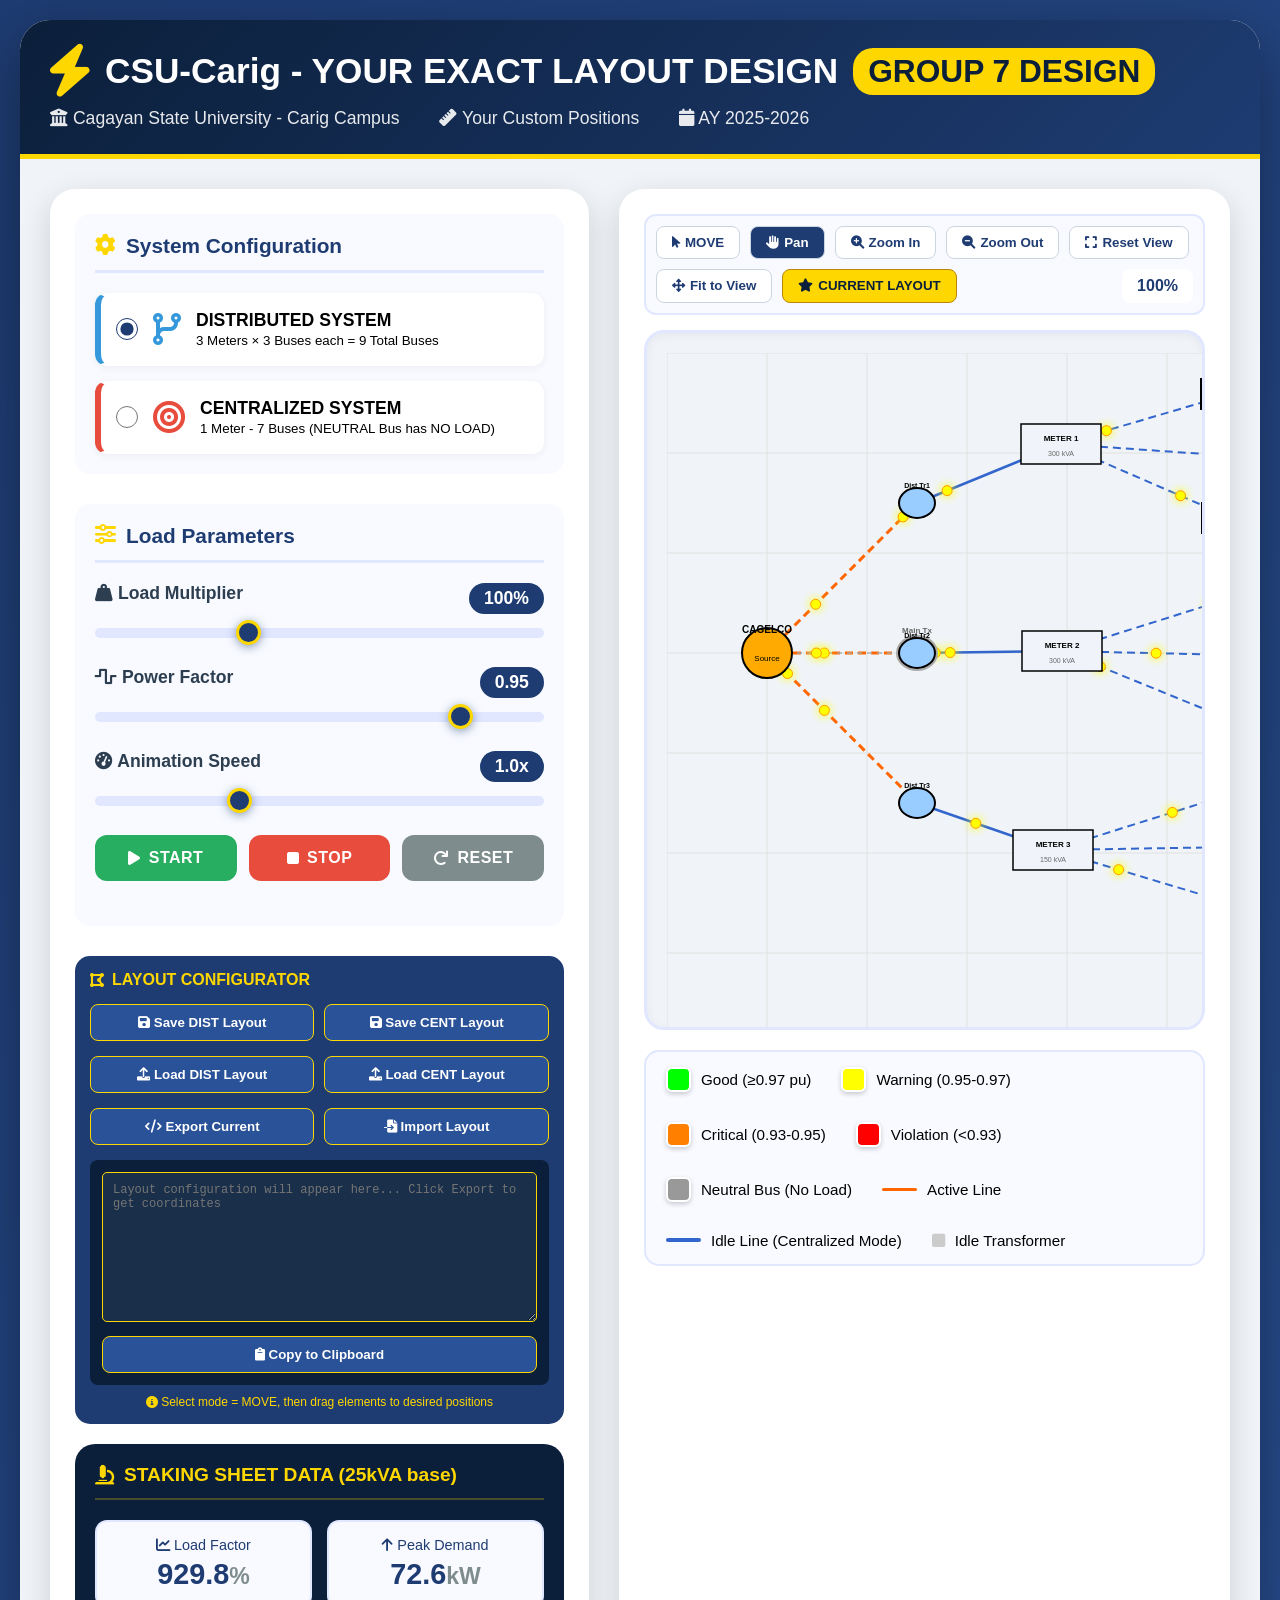
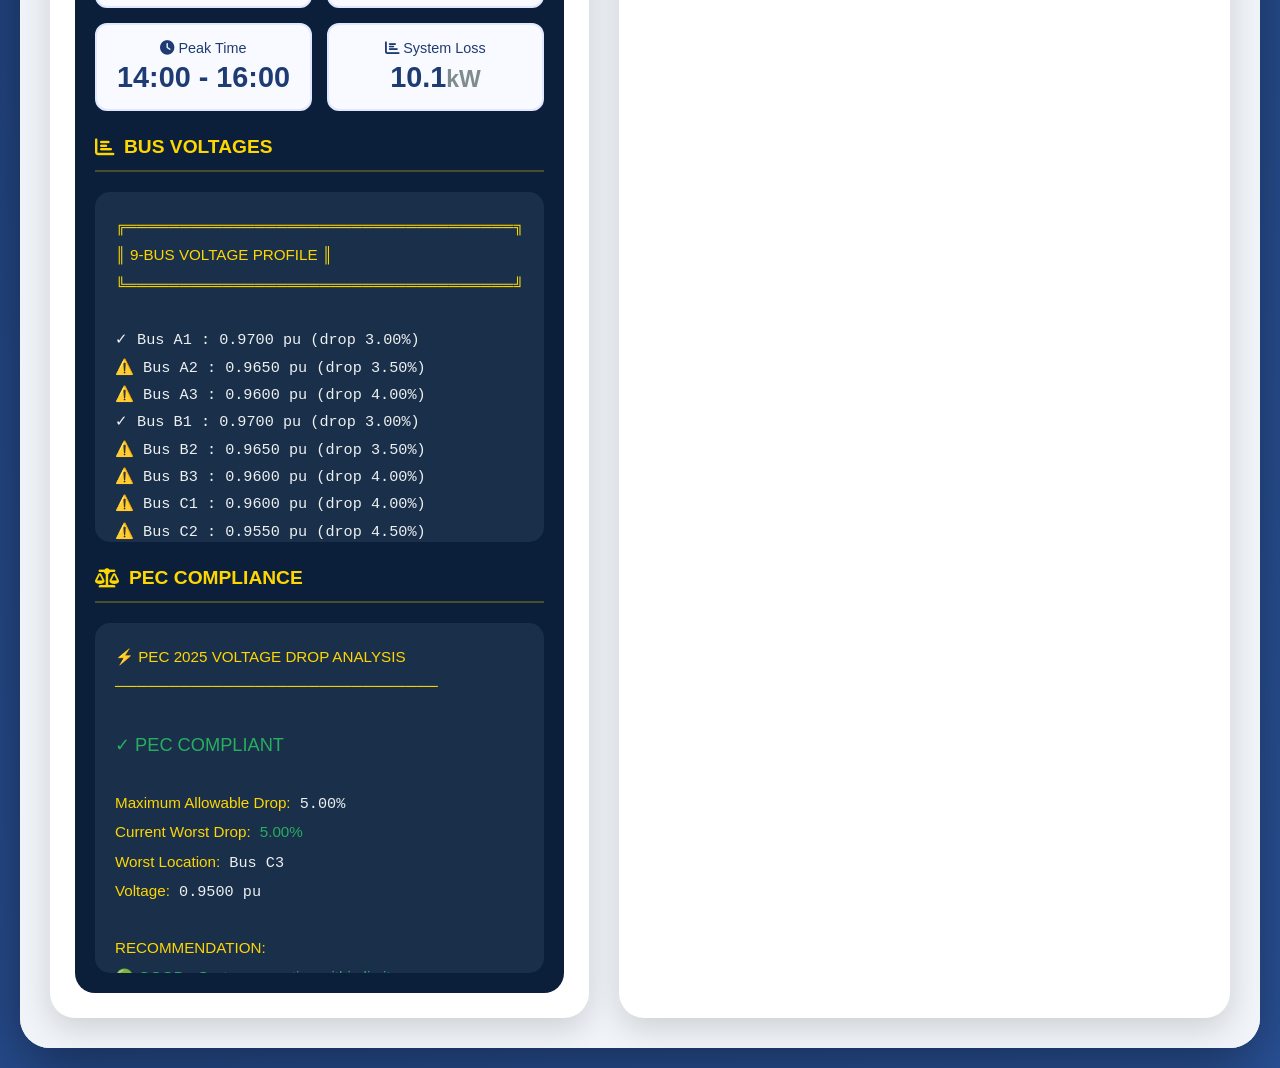
<file: backups/index4.html>
<!DOCTYPE html>
<html lang="en">
<head>
    <meta charset="UTF-8">
    <meta name="viewport" content="width=device-width, initial-scale=1.0">
    <title>CSU-Carig Power Flow - YOUR EXACT LAYOUT</title>
    <style>
        * {
            margin: 0;
            padding: 0;
            box-sizing: border-box;
            font-family: 'Segoe UI', Tahoma, Geneva, Verdana, sans-serif;
        }

        body {
            background: linear-gradient(135deg, #1e3c72 0%, #2a5298 100%);
            min-height: 100vh;
            padding: 20px;
        }

        .container {
            max-width: 100%; /* Changed from 1800px to full width */
            margin: 0 auto;
            background: rgba(255, 255, 255, 0.98);
            border-radius: 30px;
            box-shadow: 0 20px 60px rgba(0, 0, 0, 0.4);
            overflow: hidden;
        }

        .header {
            background: linear-gradient(135deg, #0b1f3a, #1e3c72);
            color: white;
            padding: 25px 30px;
            border-bottom: 5px solid #ffd700;
        }

        .header h1 {
            font-size: 2.2em;
            margin-bottom: 10px;
            display: flex;
            align-items: center;
            gap: 15px;
        }

        .header h1 i {
            color: #ffd700;
            font-size: 1.5em;
        }

        .header .subtitle {
            font-size: 1.1em;
            opacity: 0.9;
            display: flex;
            gap: 40px;
            flex-wrap: wrap;
        }

        .badge {
            background: #ffd700;
            color: #0b1f3a;
            padding: 5px 15px;
            border-radius: 20px;
            font-weight: bold;
            font-size: 0.9em;
        }

        .main-content {
            display: flex;
            padding: 30px;
            gap: 30px;
            background: #f0f4f8;
        }

        .left-panel {
            flex: 0 0 450px;
            background: white;
            border-radius: 25px;
            box-shadow: 0 10px 30px rgba(0, 0, 0, 0.15);
            padding: 25px;
            height: fit-content;
        }

        .control-section {
            margin-bottom: 30px;
            background: #f8faff;
            border-radius: 15px;
            padding: 20px;
        }

        .control-section h3 {
            color: #1e3c72;
            margin-bottom: 20px;
            font-size: 1.3em;
            display: flex;
            align-items: center;
            gap: 10px;
            border-bottom: 3px solid #e0e7ff;
            padding-bottom: 12px;
        }

        .control-section h3 i {
            color: #ffd700;
        }

        .radio-group {
            display: flex;
            flex-direction: column;
            gap: 15px;
        }

        .radio-option {
            display: flex;
            align-items: center;
            gap: 15px;
            padding: 15px;
            background: white;
            border-radius: 12px;
            cursor: pointer;
            transition: all 0.3s;
            border: 2px solid transparent;
            box-shadow: 0 2px 8px rgba(0,0,0,0.05);
        }

        .radio-option:hover {
            transform: translateX(8px);
            box-shadow: 0 5px 15px rgba(0,0,0,0.1);
        }

        .radio-option.distributed {
            border-left: 6px solid #3498db;
        }

        .radio-option.centralized {
            border-left: 6px solid #e74c3c;
        }

        .radio-option input[type="radio"] {
            width: 22px;
            height: 22px;
            accent-color: #1e3c72;
        }

        .slider-group {
            margin-bottom: 25px;
        }

        .slider-label {
            display: flex;
            justify-content: space-between;
            margin-bottom: 10px;
            color: #2c3e50;
            font-weight: 600;
            font-size: 1.1em;
        }

        .slider {
            width: 100%;
            height: 10px;
            border-radius: 5px;
            background: #e0e7ff;
            outline: none;
            -webkit-appearance: none;
        }

        .slider::-webkit-slider-thumb {
            -webkit-appearance: none;
            width: 25px;
            height: 25px;
            border-radius: 50%;
            background: #1e3c72;
            cursor: pointer;
            box-shadow: 0 2px 10px rgba(30, 60, 114, 0.5);
            transition: all 0.2s;
            border: 3px solid #ffd700;
        }

        .slider::-webkit-slider-thumb:hover {
            transform: scale(1.2);
            background: #2a5298;
        }

        .value-badge {
            background: #1e3c72;
            color: white;
            padding: 5px 15px;
            border-radius: 25px;
            font-size: 1em;
            font-weight: bold;
        }

        .button-grid {
            display: grid;
            grid-template-columns: repeat(3, 1fr);
            gap: 12px;
            margin: 25px 0;
        }

        .btn {
            padding: 14px;
            border: none;
            border-radius: 12px;
            font-weight: 700;
            cursor: pointer;
            transition: all 0.3s;
            display: flex;
            align-items: center;
            justify-content: center;
            gap: 8px;
            font-size: 1em;
            letter-spacing: 0.5px;
        }

        .btn-start {
            background: #27ae60;
            color: white;
        }

        .btn-start:hover {
            background: #2ecc71;
            transform: translateY(-3px);
            box-shadow: 0 10px 20px rgba(39, 174, 96, 0.4);
        }

        .btn-stop {
            background: #e74c3c;
            color: white;
        }

        .btn-stop:hover {
            background: #c0392b;
            transform: translateY(-3px);
            box-shadow: 0 10px 20px rgba(231, 76, 60, 0.4);
        }

        .btn-reset {
            background: #7f8c8d;
            color: white;
        }

        .btn-reset:hover {
            background: #95a5a6;
            transform: translateY(-3px);
        }

        .config-section {
            background: #1e3c72;
            border-radius: 15px;
            padding: 15px;
            margin-top: 20px;
            color: white;
        }

        .config-section h4 {
            color: #ffd700;
            margin-bottom: 15px;
            display: flex;
            align-items: center;
            gap: 8px;
        }

        .config-buttons {
            display: grid;
            grid-template-columns: 1fr 1fr;
            gap: 10px;
            margin-bottom: 15px;
        }

        .config-btn {
            background: #2a5298;
            color: white;
            border: none;
            padding: 10px;
            border-radius: 8px;
            cursor: pointer;
            font-weight: 600;
            transition: all 0.2s;
            border: 1px solid #ffd700;
        }

        .config-btn:hover {
            background: #ffd700;
            color: #1e3c72;
        }

        .config-export {
            background: #0b1f3a;
            border-radius: 8px;
            padding: 12px;
            margin-top: 10px;
        }

        .config-export textarea {
            width: 100%;
            height: 150px;
            background: #1a2f4a;
            color: #ffd700;
            border: 1px solid #ffd700;
            border-radius: 5px;
            padding: 10px;
            font-family: monospace;
            font-size: 12px;
            resize: vertical;
            margin-bottom: 10px;
        }

        .canvas-toolbar {
            display: flex;
            gap: 10px;
            margin-bottom: 15px;
            padding: 10px;
            background: #f8faff;
            border-radius: 12px;
            border: 2px solid #e0e7ff;
            flex-wrap: wrap;
        }

        .canvas-btn {
            padding: 8px 15px;
            border: none;
            border-radius: 8px;
            background: white;
            color: #1e3c72;
            font-weight: 600;
            cursor: pointer;
            transition: all 0.2s;
            border: 1px solid #cbd5e0;
            display: flex;
            align-items: center;
            gap: 5px;
        }

        .canvas-btn:hover {
            background: #1e3c72;
            color: white;
        }

        .canvas-btn.active {
            background: #1e3c72;
            color: white;
        }

        .canvas-btn.special {
            background: #ffd700;
            color: #0b1f3a;
            border-color: #b8860b;
        }

        .canvas-btn.special:hover {
            background: #ffed4a;
        }

        .zoom-level {
            margin-left: auto;
            padding: 8px 15px;
            background: white;
            border-radius: 8px;
            font-weight: 600;
            color: #1e3c72;
        }

        .data-panel {
            background: #0b1f3a;
            border-radius: 20px;
            padding: 20px;
            color: #ecf0f1;
            margin-top: 20px;
        }

        .data-panel h4 {
            color: #ffd700;
            margin-bottom: 20px;
            font-size: 1.2em;
            display: flex;
            align-items: center;
            gap: 10px;
            border-bottom: 2px solid #ffd70040;
            padding-bottom: 12px;
        }

        .data-content {
            font-family: 'Courier New', monospace;
            font-size: 0.95em;
            line-height: 1.8;
            background: #1a2f4a;
            padding: 20px;
            border-radius: 15px;
            max-height: 350px;
            overflow-y: auto;
        }

        .data-content::-webkit-scrollbar {
            width: 8px;
        }

        .data-content::-webkit-scrollbar-track {
            background: #1a2f4a;
        }

        .data-content::-webkit-scrollbar-thumb {
            background: #ffd700;
            border-radius: 4px;
        }

        .right-panel {
            flex: 1;
            min-width: 0; /* Important for flexbox */
            background: white;
            border-radius: 25px;
            box-shadow: 0 10px 30px rgba(0, 0, 0, 0.15);
            padding: 25px;
            display: flex;
            flex-direction: column;
        }

        .canvas-container {
            background: #f0f4f8;
            border-radius: 20px;
            padding: 20px;
            position: relative;
            overflow: auto; /* Changed from 'hidden' to 'auto' for scrolling */
            height: 700px; /* Increased height */
            width: 100%;
            border: 3px solid #e0e7ff;
            box-shadow: inset 0 2px 10px rgba(0,0,0,0.05);
            cursor: grab;
        }

        .canvas-container:active {
            cursor: grabbing;
        }

        #powerCanvas {
            display: block;
            background: #f0f4f8;
            width: 2500px; /* Fixed larger width */
            height: 1800px; /* Fixed larger height */
            max-width: none;
            transform-origin: 0 0;
        }

        .legend {
            display: flex;
            gap: 30px;
            margin-top: 20px;
            padding: 15px 20px;
            background: #f8faff;
            border-radius: 15px;
            flex-wrap: wrap;
            border: 2px solid #e0e7ff;
        }

        .legend-item {
            display: flex;
            align-items: center;
            gap: 10px;
            font-size: 0.95em;
        }

        .color-box {
            width: 25px;
            height: 25px;
            border-radius: 6px;
            border: 2px solid white;
            box-shadow: 0 2px 5px rgba(0,0,0,0.2);
        }

        .color-box.green { background: #00ff00; }
        .color-box.yellow { background: #ffff00; }
        .color-box.orange { background: #ff8000; }
        .color-box.red { background: #ff0000; }
        .color-box.gray { background: #999999; } /* Added for neutral bus */
        .color-box.primary { background: #ff6600; }
        .color-box.secondary { background: #3366cc; }

        .line-sample {
            width: 35px;
            height: 3px;
            background: #ff6600;
            border-radius: 3px;
        }

        .line-sample.secondary {
            background: #3366cc;
            border: 2px dashed #3366cc;
            height: 0;
        }

        .metrics-grid {
            display: grid;
            grid-template-columns: repeat(2, 1fr);
            gap: 15px;
            margin: 20px 0;
        }

        .metric-card {
            background: #f8faff;
            border-radius: 12px;
            padding: 15px;
            text-align: center;
            border: 2px solid #e0e7ff;
        }

        .metric-card .label {
            color: #1e3c72;
            font-size: 0.9em;
            margin-bottom: 5px;
        }

        .metric-card .value {
            font-size: 1.8em;
            font-weight: bold;
            color: #1e3c72;
        }

        .metric-card .unit {
            font-size: 0.8em;
            color: #7f8c8d;
        }

        .mode-indicator {
            position: absolute;
            top: 10px;
            right: 10px;
            padding: 8px 15px;
            border-radius: 20px;
            background: rgba(0,0,0,0.7);
            color: white;
            font-weight: bold;
            z-index: 1000;
        }
    </style>
    <!-- Font Awesome -->
    <link rel="stylesheet" href="https://cdnjs.cloudflare.com/ajax/libs/font-awesome/6.0.0/css/all.min.css">
</head>
<body>
    <div class="container">
        <div class="header">
            <h1>
                <i class="fas fa-bolt"></i>
                CSU-Carig - YOUR EXACT LAYOUT DESIGN
                <span class="badge">GROUP 7 DESIGN</span>
            </h1>
            <div class="subtitle">
                <span><i class="fas fa-university"></i> Cagayan State University - Carig Campus</span>
                <span><i class="fas fa-ruler"></i> Your Custom Positions</span>
                <span><i class="fas fa-calendar"></i> AY 2025-2026</span>
            </div>
        </div>

        <div class="main-content">
            <!-- Left Panel -->
            <div class="left-panel">
                <div class="control-section">
                    <h3><i class="fas fa-cog"></i> System Configuration</h3>
                    <div class="radio-group">
                        <label class="radio-option distributed">
                            <input type="radio" name="system" value="distributed" checked onchange="changeSystem('distributed')">
                            <i class="fas fa-code-branch fa-2x" style="color: #3498db;"></i>
                            <div>
                                <strong style="font-size: 1.1em;">DISTRIBUTED SYSTEM</strong><br>
                                <small>3 Meters × 3 Buses each = 9 Total Buses</small>
                            </div>
                        </label>
                        <label class="radio-option centralized">
                            <input type="radio" name="system" value="centralized" onchange="changeSystem('centralized')">
                            <i class="fas fa-bullseye fa-2x" style="color: #e74c3c;"></i>
                            <div>
                                <strong style="font-size: 1.1em;">CENTRALIZED SYSTEM</strong><br>
                                <small>1 Meter - 7 Buses (NEUTRAL Bus has NO LOAD)</small>
                            </div>
                        </label>
                    </div>
                </div>

                <div class="control-section">
                    <h3><i class="fas fa-sliders-h"></i> Load Parameters</h3>
                    
                    <div class="slider-group">
                        <div class="slider-label">
                            <span><i class="fas fa-weight-hanging"></i> Load Multiplier</span>
                            <span class="value-badge" id="loadValue">100%</span>
                        </div>
                        <input type="range" class="slider" id="loadSlider" min="0.5" max="2.0" step="0.1" value="1.0" oninput="updateLoad(this.value)">
                    </div>

                    <div class="slider-group">
                        <div class="slider-label">
                            <span><i class="fas fa-wave-square"></i> Power Factor</span>
                            <span class="value-badge" id="pfValue">0.95</span>
                        </div>
                        <input type="range" class="slider" id="pfSlider" min="0.7" max="1.0" step="0.01" value="0.95" oninput="updatePF(this.value)">
                    </div>

                    <div class="slider-group">
                        <div class="slider-label">
                            <span><i class="fas fa-tachometer-alt"></i> Animation Speed</span>
                            <span class="value-badge" id="speedValue">1.0x</span>
                        </div>
                        <input type="range" class="slider" id="speedSlider" min="0.1" max="3.0" step="0.1" value="1.0" oninput="updateSpeed(this.value)">
                    </div>

                    <div class="button-grid">
                        <button class="btn btn-start" onclick="startAnimation()">
                            <i class="fas fa-play"></i> START
                        </button>
                        <button class="btn btn-stop" onclick="stopAnimation()">
                            <i class="fas fa-stop"></i> STOP
                        </button>
                        <button class="btn btn-reset" onclick="resetSimulation()">
                            <i class="fas fa-redo"></i> RESET
                        </button>
                    </div>
                </div>

                <!-- LAYOUT CONFIGURATION PANEL -->
                <div class="config-section">
                    <h4><i class="fas fa-draw-polygon"></i> LAYOUT CONFIGURATOR</h4>
                    
                    <div class="config-buttons">
                        <button class="config-btn" onclick="saveDistributedLayout()">
                            <i class="fas fa-save"></i> Save DIST Layout
                        </button>
                        <button class="config-btn" onclick="saveCentralizedLayout()">
                            <i class="fas fa-save"></i> Save CENT Layout
                        </button>
                    </div>
                    
                    <div class="config-buttons">
                        <button class="config-btn" onclick="loadDistributedLayout()">
                            <i class="fas fa-upload"></i> Load DIST Layout
                        </button>
                        <button class="config-btn" onclick="loadCentralizedLayout()">
                            <i class="fas fa-upload"></i> Load CENT Layout
                        </button>
                    </div>
                    
                    <div class="config-buttons">
                        <button class="config-btn" onclick="exportCurrentLayout()">
                            <i class="fas fa-code"></i> Export Current
                        </button>
                        <button class="config-btn" onclick="importLayout()">
                            <i class="fas fa-file-import"></i> Import Layout
                        </button>
                    </div>
                    
                    <div class="config-export">
                        <textarea id="layoutConfigText" placeholder="Layout configuration will appear here... Click Export to get coordinates"></textarea>
                        <button class="config-btn" style="width: 100%;" onclick="copyToClipboard()">
                            <i class="fas fa-clipboard"></i> Copy to Clipboard
                        </button>
                    </div>
                    
                    <div style="margin-top: 10px; color: #ffd700; font-size: 12px; text-align: center;">
                        <i class="fas fa-info-circle"></i> Select mode = MOVE, then drag elements to desired positions
                    </div>
                </div>

                <!-- Technical Analysis Panel -->
                <div class="data-panel">
                    <h4><i class="fas fa-microscope"></i> STAKING SHEET DATA (25kVA base)</h4>
                    <div class="metrics-grid" id="loadMetrics">
                        <!-- Populated by JavaScript -->
                    </div>

                    <h4 style="margin-top: 25px;"><i class="fas fa-chart-bar"></i> BUS VOLTAGES</h4>
                    <div class="data-content" id="dataDisplay">
                        Loading system data...
                    </div>

                    <h4 style="margin-top: 25px;"><i class="fas fa-balance-scale"></i> PEC COMPLIANCE</h4>
                    <div class="data-content" id="complianceDisplay">
                        Calculating compliance...
                    </div>
                </div>
            </div>

            <!-- Right Panel -->
            <div class="right-panel">
                <div class="canvas-toolbar">
                    <button class="canvas-btn" onclick="setMode('select')" id="modeSelect">
                        <i class="fas fa-mouse-pointer"></i> MOVE
                    </button>
                    <button class="canvas-btn" onclick="setMode('pan')" id="modePan">
                        <i class="fas fa-hand-paper"></i> Pan
                    </button>
                    <button class="canvas-btn" onclick="zoomIn()">
                        <i class="fas fa-search-plus"></i> Zoom In
                    </button>
                    <button class="canvas-btn" onclick="zoomOut()">
                        <i class="fas fa-search-minus"></i> Zoom Out
                    </button>
                    <button class="canvas-btn" onclick="resetView()">
                        <i class="fas fa-expand"></i> Reset View
                    </button>
                    <button class="canvas-btn" onclick="fitToView()">
                        <i class="fas fa-arrows-alt"></i> Fit to View
                    </button>
                    <button class="canvas-btn special" onclick="loadYourLayout()">
                        <i class="fas fa-star"></i> CURRENT LAYOUT
                    </button>
                    <span class="zoom-level" id="zoomLevel">100%</span>
                </div>
                <div class="canvas-container" id="canvasContainer">
                    <canvas id="powerCanvas" width="2500" height="1800"></canvas>
                </div>

                <!-- Legend -->
                <div class="legend">
                    <div class="legend-item">
                        <div class="color-box green"></div>
                        <span>Good (≥0.97 pu)</span>
                    </div>
                    <div class="legend-item">
                        <div class="color-box yellow"></div>
                        <span>Warning (0.95-0.97)</span>
                    </div>
                    <div class="legend-item">
                        <div class="color-box orange"></div>
                        <span>Critical (0.93-0.95)</span>
                    </div>
                    <div class="legend-item">
                        <div class="color-box red"></div>
                        <span>Violation (<0.93)</span>
                    </div>
                    <div class="legend-item">
                        <div class="color-box gray"></div>
                        <span>Neutral Bus (No Load)</span>
                    </div>
                    <div class="legend-item">
                        <div class="line-sample"></div>
                        <span>Active Line</span>
                    </div>
                    <div class="legend-item">
                        <div class="line-sample secondary"></div>
                        <span>Idle Line (Centralized Mode)</span>
                    </div>
                    <div class="legend-item">
                        <i class="fas fa-square" style="color: #ccc;"></i>
                        <span>Idle Transformer</span>
                    </div>
                </div>
            </div>
        </div>
    </div>

    <script>
        // System state
        let systemType = 'distributed';
        let animationRunning = true;
        let loadMultiplier = 1.0;
        let powerFactor = 0.95;
        let animationSpeed = 1.0;
        let animationFrame;
        
        const transformerPF = 0.9;

        // EXACT BUS NAMES FROM YOUR IMAGES
        const distBusNames = [
            "Bus A1", "Bus A2", "Bus A3",
            "Bus B1", "Bus B2", "Bus B3",
            "Bus C1", "Bus C2", "Bus C3"
        ];

        const centBusNames = [
            "Bus 1", "Bus 2", "Bus 3", 
            "Bus 4", "Bus 5", "Bus 6", "Bus 7 (NEUTRAL)"
        ];

        let busNames = distBusNames;

        // EXACT KVA RATINGS FROM YOUR IMAGES
        const distBuses = [
            { name: "Bus A1", kva: 100 },
            { name: "Bus A2", kva: 100 },
            { name: "Bus A3", kva: 100 },
            { name: "Bus B1", kva: 100 },
            { name: "Bus B2", kva: 100 },
            { name: "Bus B3", kva: 100 },
            { name: "Bus C1", kva: 50 },
            { name: "Bus C2", kva: 50 },
            { name: "Bus C3", kva: 50 }
        ];

        const centBuses = [
            { name: "Bus 1", kva: 150 },
            { name: "Bus 2", kva: 150 },
            { name: "Bus 3", kva: 150 },
            { name: "Bus 4", kva: 100 },
            { name: "Bus 5", kva: 100 },
            { name: "Bus 6", kva: 50 },
            { name: "Bus 7 (Neutral)", kva: 0 } // Neutral bus has 0 kVA
        ];

        let Pbase = [];
        let Qbase = [];

        function updatePbase() {
            if (systemType === 'distributed') {
                Pbase = distBuses.map(bus => bus.kva * transformerPF);
                Qbase = distBuses.map(bus => bus.kva * Math.sqrt(1 - transformerPF * transformerPF));
            } else {
                Pbase = centBuses.map(bus => bus.kva * transformerPF);
                Qbase = centBuses.map(bus => bus.kva * Math.sqrt(1 - transformerPF * transformerPF));
            }
        }
        updatePbase();

        // Fixed positions (CAGELCO source and main transformer)
        const sourcePos = { x: 100, y: 300 };
        const mainTxPos = { x: 250, y: 300 };

        // ===========================================
        // YOUR EXACT LAYOUT CONFIGURATIONS
        // ===========================================
        
        // YOUR DISTRIBUTED LAYOUT - Bus positions
        const yourDistBusPositions = [
            { x: 564, y: 41 },   // Bus A1
            { x: 565, y: 165 },  // Bus A2
            { x: 566, y: 103 },  // Bus A3
            { x: 567, y: 244 },  // Bus B1
            { x: 567, y: 302 },  // Bus B2
            { x: 569, y: 369 },  // Bus B3
            { x: 567, y: 440 },  // Bus C1
            { x: 567, y: 494 },  // Bus C2
            { x: 566, y: 551 }   // Bus C3
        ];

        // YOUR DISTRIBUTED LAYOUT - Meter positions
        const yourDistMeterPos = {
            'METER 1 (300 kVA)': { x: 394, y: 91 },
            'METER 2 (300 kVA)': { x: 395, y: 298 },
            'METER 3 (150 kVA)': { x: 386, y: 497 }
        };

        // YOUR DISTRIBUTED LAYOUT - Transformer positions
        const yourDistTxPos = [
            { x: 250, y: 150 },  // Dist Tx for METER 1
            { x: 250, y: 300 },  // Dist Tx for METER 2
            { x: 250, y: 450 }   // Dist Tx for METER 3
        ];

        // YOUR CENTRALIZED LAYOUT - Bus positions (7 buses)
        const yourCentBusPositions = [
            { x: 606, y: 113 },  // Bus 1
            { x: 604, y: 173 },  // Bus 2
            { x: 601, y: 237 },  // Bus 3
            { x: 601, y: 298 },  // Bus 4
            { x: 601, y: 365 },  // Bus 5
            { x: 606, y: 433 },  // Bus 6
            { x: 606, y: 501 }   // Bus 7 (Neutral)
        ];

        // YOUR CENTRALIZED LAYOUT - Meter position
        const yourCentMeterPos = {
            'Catgelo 1 → (Met) 750 kVA': { x: 374, y: 296 }
        };

        // DISTRIBUTED DEFAULT LAYOUT (for reference)
        const distDefaultBusPositions = [
            { x: 400, y: 150 },  // Bus A1
            { x: 600, y: 150 },  // Bus A2
            { x: 800, y: 150 },  // Bus A3
            { x: 400, y: 300 },  // Bus B1
            { x: 600, y: 300 },  // Bus B2
            { x: 800, y: 300 },  // Bus B3
            { x: 400, y: 450 },  // Bus C1
            { x: 600, y: 450 },  // Bus C2
            { x: 800, y: 450 }   // Bus C3
        ];

        // CENTRALIZED DEFAULT LAYOUT (for reference)
        const centDefaultBusPositions = [
            { x: 300, y: 300 },  // Bus 1
            { x: 450, y: 300 },  // Bus 2
            { x: 600, y: 300 },  // Bus 3
            { x: 750, y: 300 },  // Bus 4
            { x: 900, y: 300 },  // Bus 5
            { x: 1050, y: 300 }, // Bus 6
            { x: 1200, y: 300 }  // Bus 7 (Neutral)
        ];

        // DISTRIBUTED DEFAULT METER POSITIONS
        const distDefaultMeterPos = {
            'METER 1 (300 kVA)': { x: 400, y: 50 },
            'METER 2 (300 kVA)': { x: 400, y: 250 },
            'METER 3 (150 kVA)': { x: 400, y: 400 }
        };

        // CENTRALIZED DEFAULT METER POSITIONS
        const centDefaultMeterPos = {
            'Catgelo 1 → (Met) 750 kVA': { x: 600, y: 100 }
        };

        // DISTRIBUTED DEFAULT TRANSFORMER POSITIONS
        const distDefaultTxPos = [
            { x: 250, y: 150 },  // Dist Tx for METER 1
            { x: 250, y: 300 },  // Dist Tx for METER 2
            { x: 250, y: 450 }   // Dist Tx for METER 3
        ];

        // ===========================================
        // VARIABLE DECLARATIONS - ALL AT THE TOP
        // ===========================================
        let busPositions = [];
        let meterPos = {};
        let distTxPos = [];
        let particles = [];
        let busVoltages = [];
        let savedDistLayout = null;
        let savedCentLayout = null;

        // Interactive canvas variables
        let scale = 1.0;
        let offsetX = 0;
        let offsetY = 0;
        let isDragging = false;
        let lastX, lastY;
        let mode = 'pan';
        let selectedElement = null;
        let selectedType = null;
        let selectedIndex = null;
        let selectedName = null;
        let dragOffsetX, dragOffsetY;

        // ===========================================
        // LAYOUT FUNCTIONS
        // ===========================================
        
        function loadYourDistributedLayout() {
            busPositions = JSON.parse(JSON.stringify(yourDistBusPositions));
            meterPos = JSON.parse(JSON.stringify(yourDistMeterPos));
            distTxPos = JSON.parse(JSON.stringify(yourDistTxPos));
            if (typeof initParticles === 'function') {
                initParticles();
            }
            if (typeof drawCanvas === 'function') {
                drawCanvas();
            }
        }

        function loadYourCentralizedLayout() {
            busPositions = JSON.parse(JSON.stringify(yourCentBusPositions));
            meterPos = JSON.parse(JSON.stringify(yourCentMeterPos));
            distTxPos = [];
            if (typeof initParticles === 'function') {
                initParticles();
            }
            if (typeof drawCanvas === 'function') {
                drawCanvas();
            }
        }

        function loadYourLayout() {
            if (systemType === 'distributed') {
                loadYourDistributedLayout();
            } else {
                loadYourCentralizedLayout();
            }
        }

        function setDefaultPositions() {
            if (systemType === 'distributed') {
                busPositions = JSON.parse(JSON.stringify(distDefaultBusPositions));
                meterPos = JSON.parse(JSON.stringify(distDefaultMeterPos));
                distTxPos = JSON.parse(JSON.stringify(distDefaultTxPos));
            } else {
                busPositions = JSON.parse(JSON.stringify(centDefaultBusPositions));
                meterPos = JSON.parse(JSON.stringify(centDefaultMeterPos));
                distTxPos = [];
            }
            if (typeof initParticles === 'function') {
                initParticles();
            }
            if (typeof drawCanvas === 'function') {
                drawCanvas();
            }
        }

        function updateBusVoltagesArray() {
            const size = systemType === 'distributed' ? 9 : 7;
            busVoltages = new Array(size).fill(1.0);
        }
        updateBusVoltagesArray();

        // ===========================================
        // LAYOUT CONFIGURATION FUNCTIONS
        // ===========================================
        
        function saveDistributedLayout() {
            savedDistLayout = {
                busPositions: JSON.parse(JSON.stringify(busPositions)),
                meterPos: JSON.parse(JSON.stringify(meterPos)),
                distTxPos: JSON.parse(JSON.stringify(distTxPos))
            };
            alert('Distributed layout saved!');
            exportCurrentLayout();
        }

        function saveCentralizedLayout() {
            savedCentLayout = {
                busPositions: JSON.parse(JSON.stringify(busPositions)),
                meterPos: JSON.parse(JSON.stringify(meterPos))
            };
            alert('Centralized layout saved!');
            exportCurrentLayout();
        }

        function loadDistributedLayout() {
            if (savedDistLayout) {
                busPositions = JSON.parse(JSON.stringify(savedDistLayout.busPositions));
                meterPos = JSON.parse(JSON.stringify(savedDistLayout.meterPos));
                distTxPos = JSON.parse(JSON.stringify(savedDistLayout.distTxPos));
                initParticles();
                drawCanvas();
                alert('Distributed layout loaded!');
            } else {
                alert('No saved distributed layout found. Save one first.');
            }
        }

        function loadCentralizedLayout() {
            if (savedCentLayout) {
                busPositions = JSON.parse(JSON.stringify(savedCentLayout.busPositions));
                meterPos = JSON.parse(JSON.stringify(savedCentLayout.meterPos));
                initParticles();
                drawCanvas();
                alert('Centralized layout loaded!');
            } else {
                alert('No saved centralized layout found. Save one first.');
            }
        }

        function exportCurrentLayout() {
            let layoutData;
            
            if (systemType === 'distributed') {
                layoutData = {
                    type: 'distributed',
                    busPositions: busPositions,
                    meterPos: meterPos,
                    distTxPos: distTxPos
                };
            } else {
                layoutData = {
                    type: 'centralized',
                    busPositions: busPositions,
                    meterPos: meterPos
                };
            }
            
            const jsonString = JSON.stringify(layoutData, null, 2);
            document.getElementById('layoutConfigText').value = jsonString;
        }

        function importLayout() {
            try {
                const jsonString = document.getElementById('layoutConfigText').value;
                const layoutData = JSON.parse(jsonString);
                
                if (layoutData.type === 'distributed' && systemType === 'distributed') {
                    busPositions = layoutData.busPositions;
                    meterPos = layoutData.meterPos;
                    distTxPos = layoutData.distTxPos;
                    initParticles();
                    drawCanvas();
                    alert('Distributed layout imported!');
                } else if (layoutData.type === 'centralized' && systemType === 'centralized') {
                    busPositions = layoutData.busPositions;
                    meterPos = layoutData.meterPos;
                    initParticles();
                    drawCanvas();
                    alert('Centralized layout imported!');
                } else {
                    alert(`Layout type mismatch. Current system is ${systemType} but layout is ${layoutData.type}`);
                }
            } catch (e) {
                alert('Invalid layout configuration: ' + e.message);
            }
        }

        function copyToClipboard() {
            const textarea = document.getElementById('layoutConfigText');
            textarea.select();
            document.execCommand('copy');
            alert('Layout copied to clipboard!');
        }

        // ===========================================
        // VOLTAGE CALCULATION - IMPROVED NEUTRAL HANDLING
        // ===========================================
        // ===========================================
// FIXED VOLTAGE CALCULATION
// Replace your existing calculateVoltages() function with this
// ===========================================
        function calculateVoltages() {
            const size = systemType === 'distributed' ? 9 : 7;
            const voltages = new Array(size).fill(1.0);
            
            if (systemType === 'distributed') {
            const loadDiff = loadMultiplier - 1.0;
            const pfDiff = 0.95 - powerFactor;
            
            for (let i = 0; i < 9; i++) {
                let baseVoltage = 0.975;
                
                // Distance drop based on position in group
                if (i % 3 === 0) baseVoltage -= 0.005;  // First in group
                if (i % 3 === 1) baseVoltage -= 0.010;  // Second in group
                if (i % 3 === 2) baseVoltage -= 0.015;  // Third in group
                
                // C group (buses 6-8) has lower capacity
                if (i >= 6) baseVoltage -= 0.010;
                
                // Apply load multiplier effect
                if (loadMultiplier > 1.0) {
                    baseVoltage -= (loadMultiplier - 1.0) * 0.04;
                } else if (loadMultiplier < 1.0) {
                    baseVoltage += (1.0 - loadMultiplier) * 0.03;
                }
                
                // Apply power factor effect
                const pfEffect = (0.95 - powerFactor) * 0.03;
                baseVoltage -= pfEffect;
                
                voltages[i] = Math.max(0.85, Math.min(1.02, baseVoltage));
            }
        } else {
                const loadDiff = loadMultiplier - 1.0;
                const pfDiff = 0.95 - powerFactor;
                
                for (let i = 0; i < 7; i++) {
                    if (i === 6) {
                        // NEUTRAL BUS - no load, voltage ~0
                        voltages[i] = 0.01;
                    } else {
                        // Base voltage decreases with distance from source
                        let baseVoltage = 0.965 - (i * 0.012);
                        
                        // Apply load multiplier effect (STRONGER in centralized)
                        if (loadMultiplier > 1.0) {
                            baseVoltage -= (loadMultiplier - 1.0) * 0.06;
                        } else if (loadMultiplier < 1.0) {
                            baseVoltage += (1.0 - loadMultiplier) * 0.02;
                        }
                        
                        // Apply power factor effect (STRONGER in centralized)
                        const pfEffect = (0.95 - powerFactor) * 0.05;
                        baseVoltage -= pfEffect;
                        
                        voltages[i] = Math.max(0.75, Math.min(1.02, baseVoltage));
                    }
                }
            }
            
            return voltages;
        }

        // Get color based on voltage - IMPROVED FOR NEUTRAL BUS
        function getVoltageColor(voltage, isNeutral = false) {
            if (isNeutral) return '#999999'; // Gray for neutral bus
            if (voltage >= 0.97) return '#00ff00';
            if (voltage >= 0.95) return '#ffff00';
            if (voltage >= 0.93) return '#ff8000';
            return '#ff0000';
        }

        // Calculate load factor - EXCLUDE NEUTRAL BUS
        function calculateLoadFactor() {
            // Filter out neutral bus (index 6) for centralized system
            let activePbase = [...Pbase];
            if (systemType === 'centralized') {
                activePbase = Pbase.filter((_, index) => index !== 6);
            }
            
            const totalLoad = activePbase.reduce((a, b) => a + b, 0) * loadMultiplier;
            const peakFromHistorical = 24.2 * 3 * loadMultiplier;
            
            return {
                loadFactor: (totalLoad / peakFromHistorical) * 100,
                peakDemand: peakFromHistorical,
                avgDemand: totalLoad,
                peakTime: '14:00 - 16:00'
            };
        }

        // Update displays
        function updateLoadMetrics() {
            const lf = calculateLoadFactor();
            
            // Calculate total load excluding neutral
            let activePbase = [...Pbase];
            if (systemType === 'centralized') {
                activePbase = Pbase.filter((_, index) => index !== 6);
            }
            const totalLoad = activePbase.reduce((a, b) => a + b, 0) * loadMultiplier;
            const totalLoss = totalLoad * (systemType === 'distributed' ? 0.015 : 0.03);

            const metricsHtml = `
                <div class="metric-card">
                    <div class="label"><i class="fas fa-chart-line"></i> Load Factor</div>
                    <div class="value">${lf.loadFactor.toFixed(1)}<span class="unit">%</span></div>
                </div>
                <div class="metric-card">
                    <div class="label"><i class="fas fa-arrow-up"></i> Peak Demand</div>
                    <div class="value">${lf.peakDemand.toFixed(1)}<span class="unit">kW</span></div>
                </div>
                <div class="metric-card">
                    <div class="label"><i class="fas fa-clock"></i> Peak Time</div>
                    <div class="value">${lf.peakTime}</div>
                </div>
                <div class="metric-card">
                    <div class="label"><i class="fas fa-chart-bar"></i> System Loss</div>
                    <div class="value">${totalLoss.toFixed(1)}<span class="unit">kW</span></div>
                </div>
            `;
            
            document.getElementById('loadMetrics').innerHTML = metricsHtml;
        }

        // Update data display
        function updateDataDisplay() {
            busVoltages = calculateVoltages();
            const currentBusNames = systemType === 'distributed' ? distBusNames : centBusNames;
            
            // Calculate total load excluding neutral
            let activePbase = [...Pbase];
            if (systemType === 'centralized') {
                activePbase = Pbase.filter((_, index) => index !== 6);
            }
            const totalLoad = activePbase.reduce((a, b) => a + b, 0) * loadMultiplier;
            
            let html = `
                <span style="color: #ffd700;">╔════════════════════════════════════╗</span><br>
                <span style="color: #ffd700;">║   ${systemType === 'distributed' ? '9-BUS' : '7-BUS'} VOLTAGE PROFILE ║</span><br>
                <span style="color: #ffd700;">╚════════════════════════════════════╝</span><br>
                <br>
            `;
            
            for (let i = 0; i < busVoltages.length; i++) {
                if (systemType === 'centralized' && i === 6) {
                    // Neutral bus - special display
                    html += `⚡ ${currentBusNames[i].padEnd(15)}: ${busVoltages[i].toFixed(4)} pu (NO LOAD)<br>`;
                } else {
                    const status = busVoltages[i] >= 0.97 ? '✓' : (busVoltages[i] >= 0.95 ? '⚠️' : '❌');
                    const drop = ((1.0 - busVoltages[i]) * 100).toFixed(2);
                    html += `${status} ${currentBusNames[i].padEnd(15)}: ${busVoltages[i].toFixed(4)} pu (drop ${drop}%)<br>`;
                }
            }
            
            html += `<br><span style="color: #ffd700;">──────────────────────────────</span><br>`;
            html += `<span style="color: #3498db;">Total Load:</span> ${totalLoad.toFixed(2)} kW<br>`;
            html += `<span style="color: #3498db;">Power Factor:</span> ${powerFactor.toFixed(2)}<br>`;
            html += `<span style="color: #3498db;">Mode:</span> ${systemType === 'distributed' ? 'Distributed (9 buses)' : 'Centralized (7 buses)'}<br>`;
            html += `<span style="color: #3498db;">System Capacity:</span> 750 kVA (Meters: 300+300+150 kVA)<br>`;
            html += `<span style="color: #ffd700;">Note:</span> Neutral bus has NO load<br>`;
            
            document.getElementById('dataDisplay').innerHTML = html;
        }

        // Update compliance display - EXCLUDE NEUTRAL FROM WORST CASE
        function updateComplianceDisplay() {
            busVoltages = calculateVoltages();
            const currentBusNames = systemType === 'distributed' ? distBusNames : centBusNames;
            
            // For centralized, exclude neutral from worst case calculation
            let voltagesToCheck = [...busVoltages];
            if (systemType === 'centralized') {
                voltagesToCheck = busVoltages.filter((_, index) => index !== 6);
            }
            
            const worstV = Math.min(...voltagesToCheck);
            const worstIdx = busVoltages.indexOf(worstV);
            const dropPercent = (1.0 - worstV) * 100;
            const isCompliant = worstV >= 0.95;
            
            let html = `
                <span style="color: #ffd700;">⚡ PEC 2025 VOLTAGE DROP ANALYSIS</span><br>
                <span style="color: #ffd700;">──────────────────────────────</span><br>
                <br>
            `;
            
            if (isCompliant) {
                html += `<span style="color: #27ae60; font-size: 1.2em;">✓ PEC COMPLIANT</span><br>`;
            } else {
                html += `<span style="color: #e74c3c; font-size: 1.2em;">❌ PEC VIOLATION</span><br>`;
            }
            
            html += `<br><span style="color: #ffd700;">Maximum Allowable Drop:</span> 5.00%<br>`;
            html += `<span style="color: #ffd700;">Current Worst Drop:</span> <span style="color: ${isCompliant ? '#27ae60' : '#e74c3c'};">${dropPercent.toFixed(2)}%</span><br>`;
            html += `<span style="color: #ffd700;">Worst Location:</span> ${currentBusNames[worstIdx]}<br>`;
            html += `<span style="color: #ffd700;">Voltage:</span> ${worstV.toFixed(4)} pu<br>`;
            
            if (systemType === 'centralized') {
                html += `<span style="color: #ffd700;">Note:</span> Neutral bus excluded from PEC compliance<br>`;
            }
            
            html += `<br><span style="color: #ffd700;">RECOMMENDATION:</span><br>`;
            
            if (worstV < 0.93) {
                html += `<span style="color: #e74c3c;">🔴 CRITICAL - Immediate action required</span><br>`;
                html += `• Install capacitor bank at ${currentBusNames[worstIdx]}<br>`;
                html += `• Consider load reduction<br>`;
                html += `• Check feeder sizing`;
            } else if (worstV < 0.95) {
                html += `<span style="color: #ffd700;">🟡 WARNING - Schedule voltage correction</span><br>`;
                html += `• Balance loads across phases<br>`;
                html += `• Review transformer tap settings`;
            } else {
                html += `<span style="color: #27ae60;">🟢 GOOD - System operating within limits</span><br>`;
                html += `• Continue monitoring<br>`;
                html += `• Maintain power factor >0.95`;
            }
            
            document.getElementById('complianceDisplay').innerHTML = html;
        }

        // Drawing functions
        function drawLine(ctx, a, b, dashed = false, color = '#e67e22', width = 3, active = true) {
            ctx.beginPath();
            ctx.moveTo(a.x, a.y);
            ctx.lineTo(b.x, b.y);
            
            if (!active) {
                ctx.strokeStyle = '#aaaaaa';
                ctx.lineWidth = width * 0.7;
                ctx.setLineDash([5, 5]);
            } else {
                ctx.strokeStyle = color;
                ctx.lineWidth = width;
                if (dashed) {
                    ctx.setLineDash([8, 5]);
                } else {
                    ctx.setLineDash([]);
                }
            }
            
            ctx.stroke();
            ctx.setLineDash([]);
        }

        // Initialize particles
        function initParticles() {
            particles = [];
            const addFlow = (start, end, count=2, active=true) => {
                if (!active) return;
                for (let i=0; i<count; i++) {
                    particles.push({
                        start: { x: start.x, y: start.y },
                        end: { x: end.x, y: end.y },
                        progress: Math.random(),
                        speed: 0.003 + Math.random()*0.004
                    });
                }
            };
            
            if (systemType === 'distributed') {
                // Source to distribution transformers
                if (distTxPos.length >= 3) {
                    addFlow(sourcePos, distTxPos[0], 3, true);
                    addFlow(sourcePos, distTxPos[1], 3, true);
                    addFlow(sourcePos, distTxPos[2], 2, true);
                    
                    // Transformers to meters
                    if (meterPos['METER 1 (300 kVA)']) {
                        addFlow(distTxPos[0], meterPos['METER 1 (300 kVA)'], 2, true);
                    }
                    if (meterPos['METER 2 (300 kVA)']) {
                        addFlow(distTxPos[1], meterPos['METER 2 (300 kVA)'], 2, true);
                    }
                    if (meterPos['METER 3 (150 kVA)']) {
                        addFlow(distTxPos[2], meterPos['METER 3 (150 kVA)'], 2, true);
                    }
                }
                
                // Meter A to its 3 buses (indices 0-2)
                if (meterPos['METER 1 (300 kVA)']) {
                    for (let i = 0; i <= 2; i++) {
                        addFlow(meterPos['METER 1 (300 kVA)'], busPositions[i], 1, true);
                    }
                }
                // Meter B to its 3 buses (indices 3-5)
                if (meterPos['METER 2 (300 kVA)']) {
                    for (let i = 3; i <= 5; i++) {
                        addFlow(meterPos['METER 2 (300 kVA)'], busPositions[i], 1, true);
                    }
                }
                // Meter C to its 3 buses (indices 6-8)
                if (meterPos['METER 3 (150 kVA)']) {
                    for (let i = 6; i <= 8; i++) {
                        addFlow(meterPos['METER 3 (150 kVA)'], busPositions[i], 1, true);
                    }
                }
                
            } else {
                // Centralized: source to main meter to all 7 buses
                if (meterPos['Catgelo 1 → (Met) 750 kVA']) {
                    addFlow(sourcePos, meterPos['Catgelo 1 → (Met) 750 kVA'], 4, true);
                    
                    for (let i = 0; i < busPositions.length; i++) {
                        addFlow(meterPos['Catgelo 1 → (Met) 750 kVA'], busPositions[i], 1, true);
                    }
                }
            }
        }

        function drawCanvas() {
            const canvas = document.getElementById('powerCanvas');
            const ctx = canvas.getContext('2d');
            
            ctx.save();
            ctx.clearRect(0, 0, canvas.width, canvas.height);
            ctx.translate(offsetX, offsetY);
            ctx.scale(scale, scale);
            
            // Draw background grid
            ctx.strokeStyle = '#e0e0e0';
            ctx.lineWidth = 1 / scale;
            
            for (let x = 0; x <= canvas.width; x += 100) {
                ctx.beginPath();
                ctx.strokeStyle = '#e0e0e0';
                ctx.moveTo(x, 0);
                ctx.lineTo(x, canvas.height);
                ctx.stroke();
            }
            
            for (let y = 0; y <= canvas.height; y += 100) {
                ctx.beginPath();
                ctx.strokeStyle = '#e0e0e0';
                ctx.moveTo(0, y);
                ctx.lineTo(canvas.width, y);
                ctx.stroke();
            }
            
            // Calculate latest voltages
            busVoltages = calculateVoltages();
            
            // Get current bus names based on system type
            const currentBusNames = systemType === 'distributed' ? distBusNames : centBusNames;
            
            // Draw connections based on system type
            if (systemType === 'distributed') {
                // Source to distribution transformers
                if (distTxPos.length >= 3) {
                    drawLine(ctx, sourcePos, distTxPos[0], true, '#ff6600', 3, true);
                    drawLine(ctx, sourcePos, distTxPos[1], true, '#ff6600', 3, true);
                    drawLine(ctx, sourcePos, distTxPos[2], true, '#ff6600', 3, true);
                }
                
                // Transformers to meters
                if (meterPos['METER 1 (300 kVA)'] && distTxPos[0]) {
                    drawLine(ctx, distTxPos[0], meterPos['METER 1 (300 kVA)'], false, '#3366cc', 2.5, true);
                }
                if (meterPos['METER 2 (300 kVA)'] && distTxPos[1]) {
                    drawLine(ctx, distTxPos[1], meterPos['METER 2 (300 kVA)'], false, '#3366cc', 2.5, true);
                }
                if (meterPos['METER 3 (150 kVA)'] && distTxPos[2]) {
                    drawLine(ctx, distTxPos[2], meterPos['METER 3 (150 kVA)'], false, '#3366cc', 2.5, true);
                }
                
                // Meter A to its 3 buses (indices 0-2)
                if (meterPos['METER 1 (300 kVA)']) {
                    for (let i = 0; i <= 2; i++) {
                        drawLine(ctx, meterPos['METER 1 (300 kVA)'], busPositions[i], true, '#3366cc', 2, true);
                    }
                }
                // Meter B to its 3 buses (indices 3-5)
                if (meterPos['METER 2 (300 kVA)']) {
                    for (let i = 3; i <= 5; i++) {
                        drawLine(ctx, meterPos['METER 2 (300 kVA)'], busPositions[i], true, '#3366cc', 2, true);
                    }
                }
                // Meter C to its 3 buses (indices 6-8)
                if (meterPos['METER 3 (150 kVA)']) {
                    for (let i = 6; i <= 8; i++) {
                        drawLine(ctx, meterPos['METER 3 (150 kVA)'], busPositions[i], true, '#3366cc', 2, true);
                    }
                }
                
                drawLine(ctx, sourcePos, mainTxPos, true, '#aaaaaa', 2, false);
                
            } else {
                // CENTRALIZED
                drawLine(ctx, sourcePos, mainTxPos, true, '#ff6600', 3, true);
                
                if (meterPos['Catgelo 1 → (Met) 750 kVA']) {
                    drawLine(ctx, mainTxPos, meterPos['Catgelo 1 → (Met) 750 kVA'], false, '#3366cc', 2.5, true);
                    
                    // Main meter to all 7 buses
                    for (let i = 0; i < busPositions.length; i++) {
                        drawLine(ctx, meterPos['Catgelo 1 → (Met) 750 kVA'], busPositions[i], false, '#3366cc', 2, true);
                    }
                }
                
                // Gray out distributed components
                if (distTxPos.length > 0) {
                    drawLine(ctx, sourcePos, distTxPos[0], true, '#aaaaaa', 2, false);
                    drawLine(ctx, sourcePos, distTxPos[1], true, '#aaaaaa', 2, false);
                    drawLine(ctx, sourcePos, distTxPos[2], true, '#aaaaaa', 2, false);
                }
            }
            
            // Draw animated power flow
            ctx.shadowColor = '#ffff00';
            ctx.shadowBlur = 10;
            
            particles.forEach(flow => {
                flow.progress += flow.speed * animationSpeed;
                if (flow.progress > 1.0) flow.progress = 0;
                
                const x = flow.start.x + (flow.end.x - flow.start.x) * flow.progress;
                const y = flow.start.y + (flow.end.y - flow.start.y) * flow.progress;
                
                ctx.beginPath();
                ctx.arc(x, y, 5, 0, Math.PI * 2);
                ctx.fillStyle = '#ffff00';
                ctx.fill();
                ctx.strokeStyle = '#ff9900';
                ctx.lineWidth = 1;
                ctx.stroke();
            });
            
            ctx.shadowBlur = 0;
            
            // Draw source (CAGELCO)
            ctx.beginPath();
            ctx.arc(sourcePos.x, sourcePos.y, 25, 0, Math.PI * 2);
            ctx.fillStyle = '#ffaa00';
            ctx.fill();
            ctx.strokeStyle = '#000000';
            ctx.lineWidth = 2;
            ctx.stroke();
            
            ctx.font = 'bold 10px Arial';
            ctx.fillStyle = '#000000';
            ctx.textAlign = 'center';
            ctx.fillText('CAGELCO', sourcePos.x, sourcePos.y - 20);
            ctx.font = '8px Arial';
            ctx.fillText('Source', sourcePos.x, sourcePos.y + 8);
            
            // Draw main transformer
            ctx.beginPath();
            ctx.ellipse(mainTxPos.x, mainTxPos.y, 20, 17, 0, 0, Math.PI * 2);
            
            if (systemType === 'centralized') {
                ctx.fillStyle = '#ffcc99';
            } else {
                ctx.fillStyle = '#cccccc';
            }
            ctx.fill();
            ctx.strokeStyle = systemType === 'centralized' ? '#000000' : '#aaaaaa';
            ctx.lineWidth = 2;
            ctx.stroke();
            
            ctx.font = 'bold 8px Arial';
            ctx.fillStyle = systemType === 'centralized' ? '#000000' : '#666666';
            ctx.fillText('Main Tx', mainTxPos.x, mainTxPos.y - 20);
            
            if (systemType === 'distributed') {
                ctx.font = '6px Arial';
                ctx.fillStyle = '#666666';
                ctx.fillText('(idle)', mainTxPos.x, mainTxPos.y);
            }
            
            // Draw distribution transformers (only in distributed mode)
            if (systemType === 'distributed') {
                distTxPos.forEach((pos, idx) => {
                    if (pos) {
                        ctx.beginPath();
                        ctx.ellipse(pos.x, pos.y, 18, 15, 0, 0, Math.PI * 2);
                        
                        if (selectedElement === pos && selectedType === 'distTr') {
                            ctx.fillStyle = '#ff9999';
                        } else {
                            ctx.fillStyle = '#99ccff';
                        }
                        
                        ctx.fill();
                        ctx.strokeStyle = '#000';
                        ctx.stroke();
                        
                        ctx.font = 'bold 7px Arial';
                        ctx.fillStyle = '#000';
                        ctx.fillText(`Dist Tr${idx+1}`, pos.x, pos.y - 15);
                    }
                });
            }
            
            // Draw meters
            for (let [name, pos] of Object.entries(meterPos)) {
                ctx.fillStyle = '#f0f4fa';
                ctx.strokeStyle = '#000';
                ctx.lineWidth = 1.5;
                ctx.fillRect(pos.x - 40, pos.y - 20, 80, 40);
                ctx.strokeRect(pos.x - 40, pos.y - 20, 80, 40);
                
                ctx.font = 'bold 8px Arial';
                ctx.fillStyle = '#000';
                ctx.textAlign = 'center';
                
                // Shorten name for display
                let displayName = name;
                if (name.includes('METER 1')) displayName = 'METER 1';
                if (name.includes('METER 2')) displayName = 'METER 2';
                if (name.includes('METER 3')) displayName = 'METER 3';
                if (name.includes('Catgelo')) displayName = 'Catgelo 1 → (Met)';
                
                ctx.fillText(displayName, pos.x, pos.y - 3);
                
                if (name.includes('300 kVA')) {
                    ctx.font = '7px Arial';
                    ctx.fillStyle = '#666';
                    ctx.fillText('300 kVA', pos.x, pos.y + 12);
                } else if (name.includes('150 kVA')) {
                    ctx.font = '7px Arial';
                    ctx.fillStyle = '#666';
                    ctx.fillText('150 kVA', pos.x, pos.y + 12);
                } else if (name.includes('750 kVA')) {
                    ctx.font = '7px Arial';
                    ctx.fillStyle = '#666';
                    ctx.fillText('750 kVA', pos.x, pos.y + 12);
                }
            }
            
            // Draw all buses - IMPROVED NEUTRAL BUS HANDLING
            for (let i = 0; i < busPositions.length; i++) {
                const v = busVoltages[i] || 1.0;
                const isNeutral = (systemType === 'centralized' && i === 6);
                const color = getVoltageColor(v, isNeutral);
                const pos = busPositions[i];
                
                ctx.fillStyle = color;
                ctx.strokeStyle = '#000';
                ctx.lineWidth = 2;
                ctx.fillRect(pos.x - 30, pos.y - 15, 60, 30);
                ctx.strokeRect(pos.x - 30, pos.y - 15, 60, 30);
                
                ctx.font = 'bold 9px Arial';
                ctx.fillStyle = isNeutral ? '#ffffff' : '#000'; // White text on gray background
                ctx.textAlign = 'center';
                
                // Use currentBusNames
                ctx.fillText(currentBusNames[i], pos.x, pos.y - 2);
                
                ctx.font = 'bold 7px monospace';
                ctx.fillStyle = isNeutral ? '#ffffff' : '#000';
                if (isNeutral) {
                    ctx.fillText('NEUTRAL', pos.x, pos.y + 10);
                } else {
                    ctx.fillText(v.toFixed(3) + ' pu', pos.x, pos.y + 10);
                }
            }
            
            // Highlight selected element
            if (selectedElement && mode === 'select') {
                ctx.strokeStyle = '#ff0000';
                ctx.lineWidth = 3;
                ctx.setLineDash([5, 3]);
                
                if (selectedType === 'bus') {
                    ctx.strokeRect(
                        selectedElement.x - 35, 
                        selectedElement.y - 20, 
                        70, 40
                    );
                } else if (selectedType === 'meter') {
                    ctx.strokeRect(
                        selectedElement.x - 45, 
                        selectedElement.y - 25, 
                        90, 50
                    );
                } else if (selectedType === 'distTr') {
                    ctx.strokeRect(
                        selectedElement.x - 23, 
                        selectedElement.y - 20, 
                        46, 40
                    );
                }
                
                ctx.setLineDash([]);
            }
            
            ctx.restore();
            
            // Update displays
            updateLoadMetrics();
            updateDataDisplay();
            updateComplianceDisplay();
            
            if (animationRunning) {
                animationFrame = requestAnimationFrame(drawCanvas);
            }
        }

        // Interactive canvas functions
        function setMode(newMode) {
            mode = newMode;
            document.getElementById('modeSelect').classList.toggle('active', mode === 'select');
            document.getElementById('modePan').classList.toggle('active', mode === 'pan');
        }

        function zoomIn() {
            scale = Math.min(3.0, scale + 0.2);
            document.getElementById('zoomLevel').textContent = Math.round(scale * 100) + '%';
            drawCanvas();
        }

        function zoomOut() {
            scale = Math.max(0.3, scale - 0.2);
            document.getElementById('zoomLevel').textContent = Math.round(scale * 100) + '%';
            drawCanvas();
        }

        function resetView() {
            scale = 1.0;
            offsetX = 0;
            offsetY = 0;
            document.getElementById('zoomLevel').textContent = '100%';
            drawCanvas();
        }

        function fitToView() {
            // Find the bounds of all elements
            let minX = Infinity, minY = Infinity, maxX = -Infinity, maxY = -Infinity;
            
            const allElements = [
                sourcePos,
                mainTxPos,
                ...busPositions,
                ...Object.values(meterPos),
                ...distTxPos
            ];
            
            allElements.forEach(el => {
                if (el && el.x) {
                    minX = Math.min(minX, el.x);
                    maxX = Math.max(maxX, el.x);
                }
                if (el && el.y) {
                    minY = Math.min(minY, el.y);
                    maxY = Math.max(maxY, el.y);
                }
            });
            
            // Add padding
            minX -= 100;
            minY -= 100;
            maxX += 100;
            maxY += 100;
            
            // Calculate scale to fit
            const container = document.getElementById('canvasContainer');
            const containerWidth = container.clientWidth - 40;
            const containerHeight = container.clientHeight - 40;
            
            const width = maxX - minX;
            const height = maxY - minY;
            
            const scaleX = containerWidth / width;
            const scaleY = containerHeight / height;
            scale = Math.min(scaleX, scaleY, 1.5); // Cap at 1.5x
            
            // Center the view
            offsetX = (containerWidth/2 - (minX + maxX)/2 * scale);
            offsetY = (containerHeight/2 - (minY + maxY)/2 * scale);
            
            document.getElementById('zoomLevel').textContent = Math.round(scale * 100) + '%';
            drawCanvas();
        }

        function arrangeNeatly() {
            // Reset to default positions (not your custom ones)
            setDefaultPositions();
            initParticles();
            drawCanvas();
        }

        function findElementAt(x, y) {
            for (let i = 0; i < busPositions.length; i++) {
                const bus = busPositions[i];
                if (Math.abs(x - bus.x) < 40 && Math.abs(y - bus.y) < 30) {
                    return { type: 'bus', element: bus, index: i };
                }
            }
            
            for (let i = 0; i < distTxPos.length; i++) {
                const tr = distTxPos[i];
                if (tr && Math.abs(x - tr.x) < 25 && Math.abs(y - tr.y) < 20) {
                    return { type: 'distTr', element: tr, index: i };
                }
            }
            
            for (let [name, pos] of Object.entries(meterPos)) {
                if (Math.abs(x - pos.x) < 30 && Math.abs(y - pos.y) < 20) {
                    return { type: 'meter', element: pos, name: name };
                }
            }
            
            return null;
        }

        // Event listeners for canvas interaction
        document.addEventListener('DOMContentLoaded', function() {
            const container = document.getElementById('canvasContainer');
            const canvas = document.getElementById('powerCanvas');
            
            // Initialize with YOUR layout after all functions are defined
            loadYourDistributedLayout();
            
            container.addEventListener('mousedown', function(e) {
                e.preventDefault();
                
                const rect = canvas.getBoundingClientRect();
                const mouseX = (e.clientX - rect.left - offsetX) / scale;
                const mouseY = (e.clientY - rect.top - offsetY) / scale;
                
                if (mode === 'select') {
                    const found = findElementAt(mouseX, mouseY);
                    if (found) {
                        selectedElement = found.element;
                        selectedType = found.type;
                        selectedIndex = found.index;
                        selectedName = found.name;
                        
                        dragOffsetX = mouseX - selectedElement.x;
                        dragOffsetY = mouseY - selectedElement.y;
                        
                        isDragging = true;
                        container.style.cursor = 'grabbing';
                    } else {
                        selectedElement = null;
                        selectedType = null;
                        selectedIndex = null;
                        selectedName = null;
                    }
                } else {
                    isDragging = true;
                    lastX = e.clientX;
                    lastY = e.clientY;
                    container.style.cursor = 'grabbing';
                }
            });
            
            container.addEventListener('mousemove', function(e) {
                if (!isDragging) return;
                
                const rect = canvas.getBoundingClientRect();
                
                if (mode === 'pan') {
                    const dx = e.clientX - lastX;
                    const dy = e.clientY - lastY;
                    
                    offsetX += dx;
                    offsetY += dy;
                    
                    lastX = e.clientX;
                    lastY = e.clientY;
                } else if (mode === 'select' && selectedElement) {
                    const mouseX = (e.clientX - rect.left - offsetX) / scale;
                    const mouseY = (e.clientY - rect.top - offsetY) / scale;
                    
                    selectedElement.x = mouseX - dragOffsetX;
                    selectedElement.y = mouseY - dragOffsetY;
                    
                    // Update meterPos reference if it's a meter
                    if (selectedType === 'meter' && selectedName) {
                        meterPos[selectedName] = selectedElement;
                    }
                    
                    initParticles();
                }
                
                drawCanvas();
            });
            
            container.addEventListener('mouseup', function() {
                isDragging = false;
                container.style.cursor = mode === 'select' ? 'default' : 'grab';
            });
            
            container.addEventListener('mouseleave', function() {
                isDragging = false;
                container.style.cursor = mode === 'select' ? 'default' : 'grab';
            });
            
            container.addEventListener('wheel', function(e) {
                e.preventDefault();
                
                const rect = canvas.getBoundingClientRect();
                const mouseX = e.clientX - rect.left;
                const mouseY = e.clientY - rect.top;
                
                const worldX = (mouseX - offsetX) / scale;
                const worldY = (mouseY - offsetY) / scale;
                
                if (e.ctrlKey) {
                    const delta = e.deltaY > 0 ? 0.9 : 1.1;
                    scale = Math.max(0.3, Math.min(3.0, scale * delta));
                    
                    offsetX = mouseX - worldX * scale;
                    offsetY = mouseY - worldY * scale;
                    
                    document.getElementById('zoomLevel').textContent = Math.round(scale * 100) + '%';
                    drawCanvas();
                } else {
                    offsetX -= e.deltaX;
                    offsetY -= e.deltaY;
                    drawCanvas();
                }
            });

            // Initialize
            initParticles();
            drawCanvas();
            setMode('pan');
        });

        // UI Event handlers
        function changeSystem(type) {
            systemType = type;
            busNames = type === 'distributed' ? distBusNames : centBusNames;
            updatePbase();
            
            // Load the appropriate YOUR layout
            if (type === 'distributed') {
                loadYourDistributedLayout();
            } else {
                loadYourCentralizedLayout();
            }
            
            updateBusVoltagesArray();
            initParticles();
            drawCanvas();
        }

        function updateLoad(value) {
            loadMultiplier = parseFloat(value);
            document.getElementById('loadValue').textContent = (loadMultiplier * 100).toFixed(0) + '%';
            drawCanvas();
        }

        function updatePF(value) {
            powerFactor = parseFloat(value);
            document.getElementById('pfValue').textContent = powerFactor.toFixed(2);
            drawCanvas();
        }

        function updateSpeed(value) {
            animationSpeed = parseFloat(value);
            document.getElementById('speedValue').textContent = animationSpeed.toFixed(1) + 'x';
        }

        function startAnimation() {
            animationRunning = true;
            drawCanvas();
        }

        function stopAnimation() {
            animationRunning = false;
            if (animationFrame) {
                cancelAnimationFrame(animationFrame);
            }
        }

        function resetSimulation() {
            loadMultiplier = 1.0;
            powerFactor = 0.95;
            animationSpeed = 1.0;
            systemType = 'distributed';
            busNames = distBusNames;
            
            // Load YOUR distributed layout
            loadYourDistributedLayout();
            updatePbase();
            updateBusVoltagesArray();
            
            document.getElementById('loadSlider').value = 1.0;
            document.getElementById('pfSlider').value = 0.95;
            document.getElementById('speedSlider').value = 1.0;
            document.getElementById('loadValue').textContent = '100%';
            document.getElementById('pfValue').textContent = '0.95';
            document.getElementById('speedValue').textContent = '1.0x';
            
            document.querySelector('input[value="distributed"]').checked = true;
            
            resetView();
            drawCanvas();
        }

        // Make functions global
        window.changeSystem = changeSystem;
        window.updateLoad = updateLoad;
        window.updatePF = updatePF;
        window.updateSpeed = updateSpeed;
        window.startAnimation = startAnimation;
        window.stopAnimation = stopAnimation;
        window.resetSimulation = resetSimulation;
        window.setMode = setMode;
        window.zoomIn = zoomIn;
        window.zoomOut = zoomOut;
        window.resetView = resetView;
        window.fitToView = fitToView;
        window.arrangeNeatly = arrangeNeatly;
        window.saveDistributedLayout = saveDistributedLayout;
        window.saveCentralizedLayout = saveCentralizedLayout;
        window.loadDistributedLayout = loadDistributedLayout;
        window.loadCentralizedLayout = loadCentralizedLayout;
        window.exportCurrentLayout = exportCurrentLayout;
        window.importLayout = importLayout;
        window.copyToClipboard = copyToClipboard;
        window.loadYourLayout = loadYourLayout;
    </script>
</body>
</html>
</file>
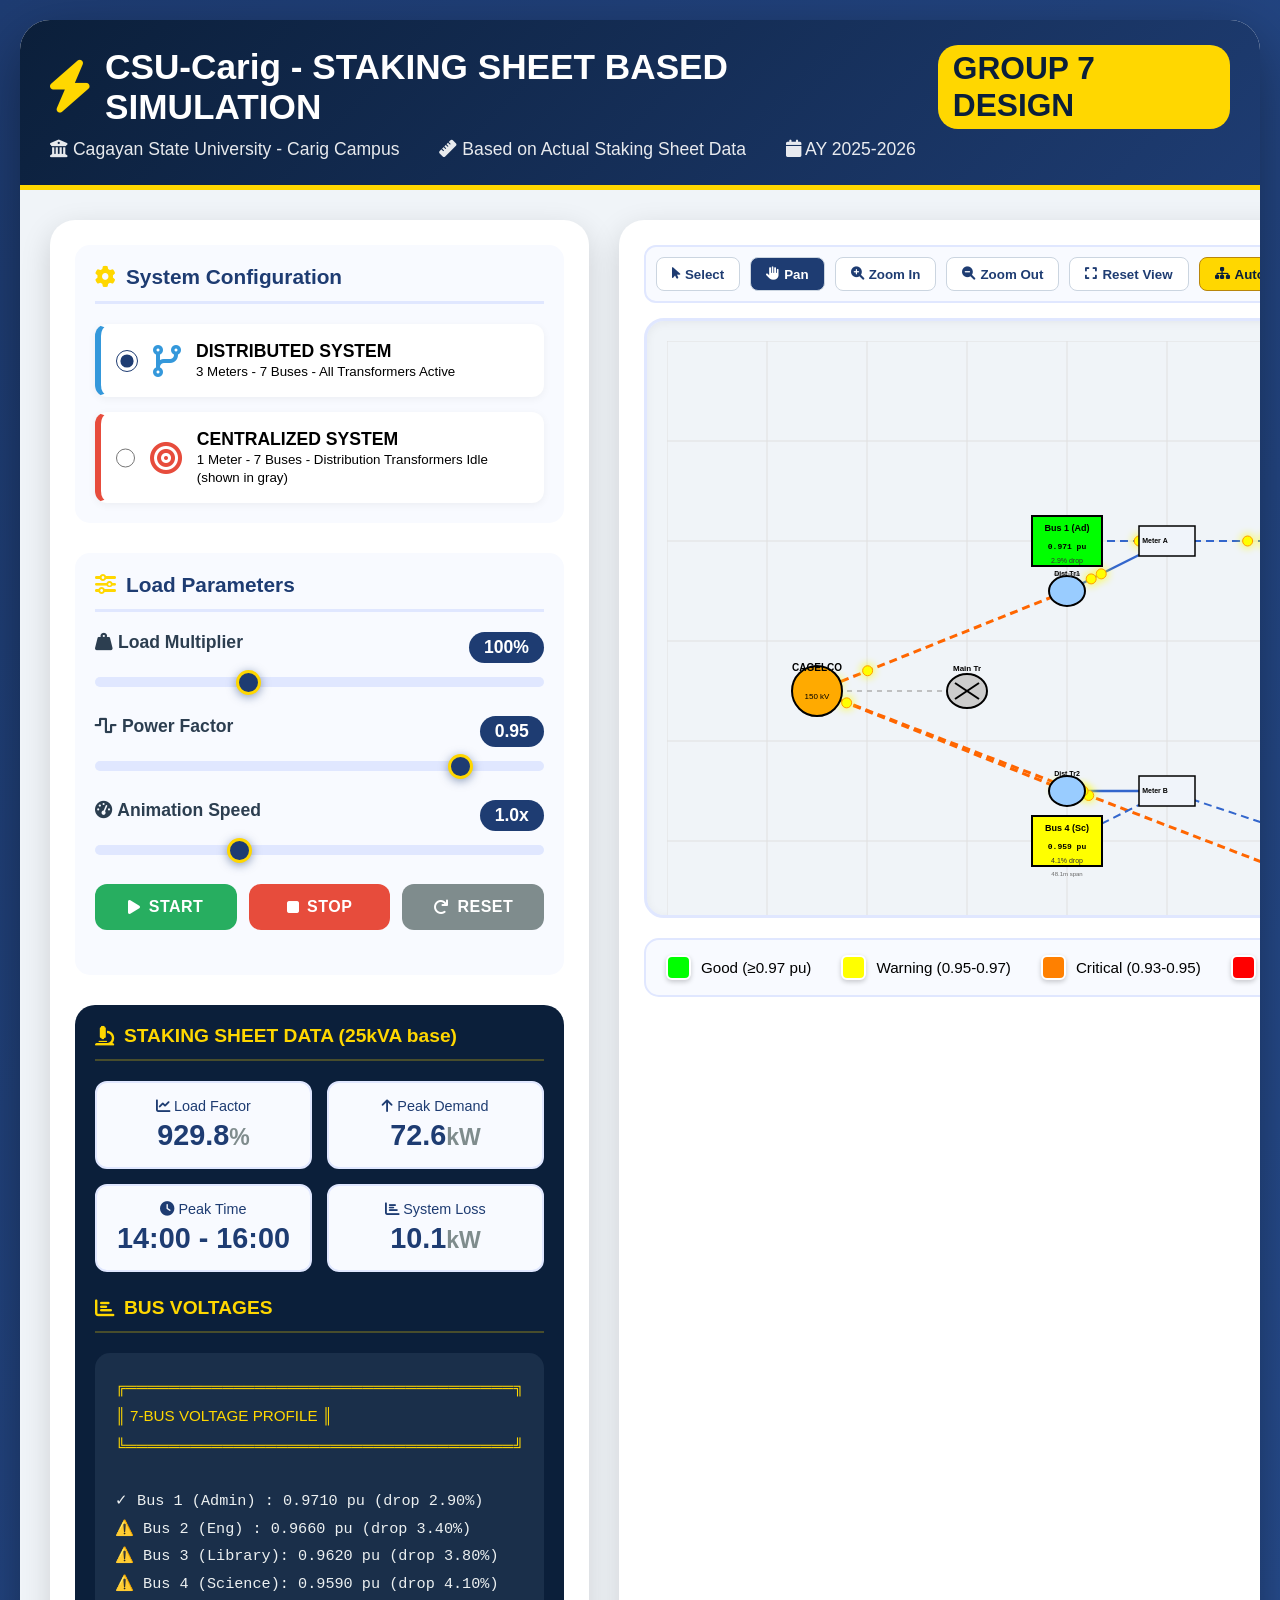
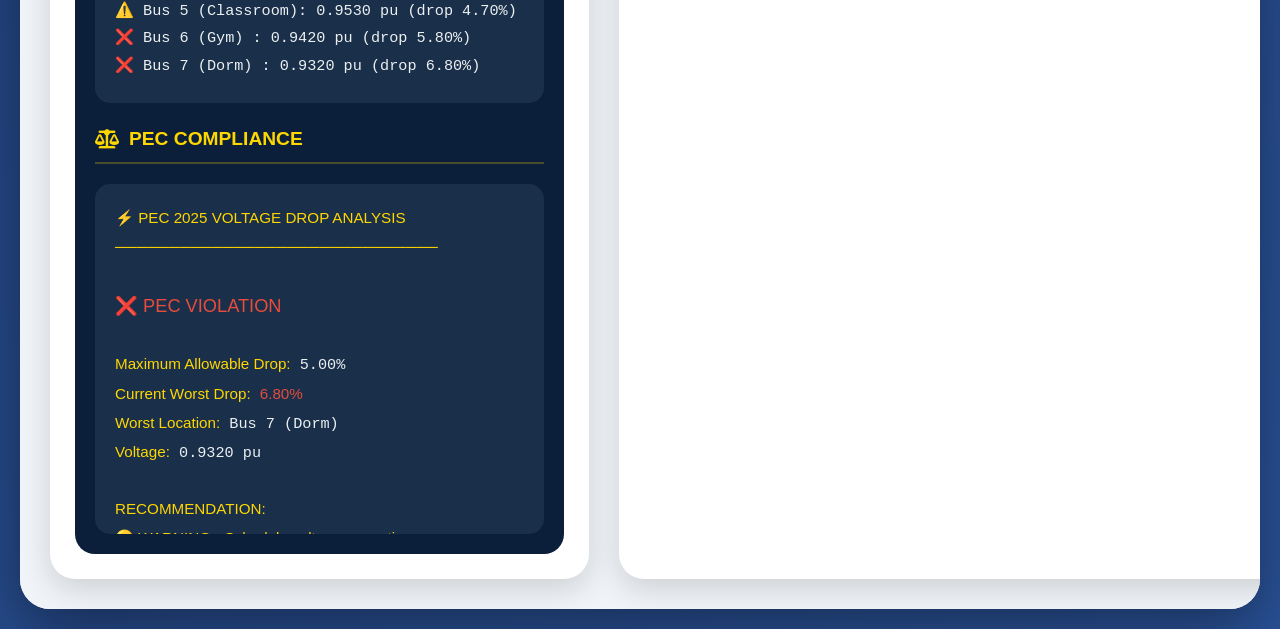
<file: backups/index_backup.html>
<!DOCTYPE html>
<html lang="en">
<head>
    <meta charset="UTF-8">
    <meta name="viewport" content="width=device-width, initial-scale=1.0">
    <title>CSU-Carig Power Flow - STAKING SHEET BASED</title>
    <style>
        * {
            margin: 0;
            padding: 0;
            box-sizing: border-box;
            font-family: 'Segoe UI', Tahoma, Geneva, Verdana, sans-serif;
        }

        body {
            background: linear-gradient(135deg, #1e3c72 0%, #2a5298 100%);
            min-height: 100vh;
            padding: 20px;
        }

        .container {
            max-width: 1800px;
            margin: 0 auto;
            background: rgba(255, 255, 255, 0.98);
            border-radius: 30px;
            box-shadow: 0 20px 60px rgba(0, 0, 0, 0.4);
            overflow: hidden;
        }

        .header {
            background: linear-gradient(135deg, #0b1f3a, #1e3c72);
            color: white;
            padding: 25px 30px;
            border-bottom: 5px solid #ffd700;
        }

        .header h1 {
            font-size: 2.2em;
            margin-bottom: 10px;
            display: flex;
            align-items: center;
            gap: 15px;
        }

        .header h1 i {
            color: #ffd700;
            font-size: 1.5em;
        }

        .header .subtitle {
            font-size: 1.1em;
            opacity: 0.9;
            display: flex;
            gap: 40px;
        }

        .badge {
            background: #ffd700;
            color: #0b1f3a;
            padding: 5px 15px;
            border-radius: 20px;
            font-weight: bold;
            font-size: 0.9em;
        }

        .main-content {
            display: flex;
            padding: 30px;
            gap: 30px;
            background: #f0f4f8;
        }

        .left-panel {
            flex: 0 0 400px;
            background: white;
            border-radius: 25px;
            box-shadow: 0 10px 30px rgba(0, 0, 0, 0.15);
            padding: 25px;
            height: fit-content;
        }

        .control-section {
            margin-bottom: 30px;
            background: #f8faff;
            border-radius: 15px;
            padding: 20px;
        }

        .control-section h3 {
            color: #1e3c72;
            margin-bottom: 20px;
            font-size: 1.3em;
            display: flex;
            align-items: center;
            gap: 10px;
            border-bottom: 3px solid #e0e7ff;
            padding-bottom: 12px;
        }

        .control-section h3 i {
            color: #ffd700;
        }

        .radio-group {
            display: flex;
            flex-direction: column;
            gap: 15px;
        }

        .radio-option {
            display: flex;
            align-items: center;
            gap: 15px;
            padding: 15px;
            background: white;
            border-radius: 12px;
            cursor: pointer;
            transition: all 0.3s;
            border: 2px solid transparent;
            box-shadow: 0 2px 8px rgba(0,0,0,0.05);
        }

        .radio-option:hover {
            transform: translateX(8px);
            box-shadow: 0 5px 15px rgba(0,0,0,0.1);
        }

        .radio-option.distributed {
            border-left: 6px solid #3498db;
        }

        .radio-option.centralized {
            border-left: 6px solid #e74c3c;
        }

        .radio-option input[type="radio"] {
            width: 22px;
            height: 22px;
            accent-color: #1e3c72;
        }

        .slider-group {
            margin-bottom: 25px;
        }

        .slider-label {
            display: flex;
            justify-content: space-between;
            margin-bottom: 10px;
            color: #2c3e50;
            font-weight: 600;
            font-size: 1.1em;
        }

        .slider {
            width: 100%;
            height: 10px;
            border-radius: 5px;
            background: #e0e7ff;
            outline: none;
            -webkit-appearance: none;
        }

        .slider::-webkit-slider-thumb {
            -webkit-appearance: none;
            width: 25px;
            height: 25px;
            border-radius: 50%;
            background: #1e3c72;
            cursor: pointer;
            box-shadow: 0 2px 10px rgba(30, 60, 114, 0.5);
            transition: all 0.2s;
            border: 3px solid #ffd700;
        }

        .slider::-webkit-slider-thumb:hover {
            transform: scale(1.2);
            background: #2a5298;
        }

        .value-badge {
            background: #1e3c72;
            color: white;
            padding: 5px 15px;
            border-radius: 25px;
            font-size: 1em;
            font-weight: bold;
        }

        .button-grid {
            display: grid;
            grid-template-columns: repeat(3, 1fr);
            gap: 12px;
            margin: 25px 0;
        }

        .btn {
            padding: 14px;
            border: none;
            border-radius: 12px;
            font-weight: 700;
            cursor: pointer;
            transition: all 0.3s;
            display: flex;
            align-items: center;
            justify-content: center;
            gap: 8px;
            font-size: 1em;
            letter-spacing: 0.5px;
        }

        .btn-start {
            background: #27ae60;
            color: white;
        }

        .btn-start:hover {
            background: #2ecc71;
            transform: translateY(-3px);
            box-shadow: 0 10px 20px rgba(39, 174, 96, 0.4);
        }

        .btn-stop {
            background: #e74c3c;
            color: white;
        }

        .btn-stop:hover {
            background: #c0392b;
            transform: translateY(-3px);
            box-shadow: 0 10px 20px rgba(231, 76, 60, 0.4);
        }

        .btn-reset {
            background: #7f8c8d;
            color: white;
        }

        .btn-reset:hover {
            background: #95a5a6;
            transform: translateY(-3px);
        }

        .canvas-toolbar {
            display: flex;
            gap: 10px;
            margin-bottom: 15px;
            padding: 10px;
            background: #f8faff;
            border-radius: 12px;
            border: 2px solid #e0e7ff;
            flex-wrap: wrap;
        }

        .canvas-btn {
            padding: 8px 15px;
            border: none;
            border-radius: 8px;
            background: white;
            color: #1e3c72;
            font-weight: 600;
            cursor: pointer;
            transition: all 0.2s;
            border: 1px solid #cbd5e0;
            display: flex;
            align-items: center;
            gap: 5px;
        }

        .canvas-btn:hover {
            background: #1e3c72;
            color: white;
        }

        .canvas-btn.active {
            background: #1e3c72;
            color: white;
        }

        .canvas-btn.special {
            background: #ffd700;
            color: #0b1f3a;
            border-color: #b8860b;
        }

        .canvas-btn.special:hover {
            background: #ffed4a;
        }

        .zoom-level {
            margin-left: auto;
            padding: 8px 15px;
            background: white;
            border-radius: 8px;
            font-weight: 600;
            color: #1e3c72;
        }

        .data-panel {
            background: #0b1f3a;
            border-radius: 20px;
            padding: 20px;
            color: #ecf0f1;
            margin-top: 20px;
        }

        .data-panel h4 {
            color: #ffd700;
            margin-bottom: 20px;
            font-size: 1.2em;
            display: flex;
            align-items: center;
            gap: 10px;
            border-bottom: 2px solid #ffd70040;
            padding-bottom: 12px;
        }

        .data-content {
            font-family: 'Courier New', monospace;
            font-size: 0.95em;
            line-height: 1.8;
            background: #1a2f4a;
            padding: 20px;
            border-radius: 15px;
            max-height: 350px;
            overflow-y: auto;
        }

        .data-content::-webkit-scrollbar {
            width: 8px;
        }

        .data-content::-webkit-scrollbar-track {
            background: #1a2f4a;
        }

        .data-content::-webkit-scrollbar-thumb {
            background: #ffd700;
            border-radius: 4px;
        }

        .right-panel {
            flex: 1;
            background: white;
            border-radius: 25px;
            box-shadow: 0 10px 30px rgba(0, 0, 0, 0.15);
            padding: 25px;
        }

        .canvas-container {
            background: #f0f4f8;
            border-radius: 20px;
            padding: 20px;
            position: relative;
            overflow: hidden;
            height: 600px;
            border: 3px solid #e0e7ff;
            box-shadow: inset 0 2px 10px rgba(0,0,0,0.05);
            cursor: grab;
        }

        .canvas-container:active {
            cursor: grabbing;
        }

        #powerCanvas {
            display: block;
            transform-origin: 0 0;
            background: #f0f4f8;
        }

        .legend {
            display: flex;
            gap: 30px;
            margin-top: 20px;
            padding: 15px 20px;
            background: #f8faff;
            border-radius: 15px;
            flex-wrap: wrap;
            border: 2px solid #e0e7ff;
        }

        .legend-item {
            display: flex;
            align-items: center;
            gap: 10px;
            font-size: 0.95em;
        }

        .color-box {
            width: 25px;
            height: 25px;
            border-radius: 6px;
            border: 2px solid white;
            box-shadow: 0 2px 5px rgba(0,0,0,0.2);
        }

        .color-box.green { background: #00ff00; }
        .color-box.yellow { background: #ffff00; }
        .color-box.orange { background: #ff8000; }
        .color-box.red { background: #ff0000; }
        .color-box.primary { background: #ff6600; }
        .color-box.secondary { background: #3366cc; }

        .line-sample {
            width: 35px;
            height: 3px;
            background: #ff6600;
            border-radius: 3px;
        }

        .line-sample.secondary {
            background: #3366cc;
            border: 2px dashed #3366cc;
            height: 0;
        }

        .metrics-grid {
            display: grid;
            grid-template-columns: repeat(2, 1fr);
            gap: 15px;
            margin: 20px 0;
        }

        .metric-card {
            background: #f8faff;
            border-radius: 12px;
            padding: 15px;
            text-align: center;
            border: 2px solid #e0e7ff;
        }

        .metric-card .label {
            color: #1e3c72;
            font-size: 0.9em;
            margin-bottom: 5px;
        }

        .metric-card .value {
            font-size: 1.8em;
            font-weight: bold;
            color: #1e3c72;
        }

        .metric-card .unit {
            font-size: 0.8em;
            color: #7f8c8d;
        }

        .mode-indicator {
            position: absolute;
            top: 10px;
            right: 10px;
            padding: 8px 15px;
            border-radius: 20px;
            background: rgba(0,0,0,0.7);
            color: white;
            font-weight: bold;
            z-index: 1000;
        }
    </style>
    <!-- Font Awesome -->
    <link rel="stylesheet" href="https://cdnjs.cloudflare.com/ajax/libs/font-awesome/6.0.0/css/all.min.css">
</head>
<body>
    <div class="container">
        <div class="header">
            <h1>
                <i class="fas fa-bolt"></i>
                CSU-Carig - STAKING SHEET BASED SIMULATION
                <span class="badge">GROUP 7 DESIGN</span>
            </h1>
            <div class="subtitle">
                <span><i class="fas fa-university"></i> Cagayan State University - Carig Campus</span>
                <span><i class="fas fa-ruler"></i> Based on Actual Staking Sheet Data</span>
                <span><i class="fas fa-calendar"></i> AY 2025-2026</span>
            </div>
        </div>

        <div class="main-content">
            <!-- Left Panel -->
            <div class="left-panel">
                <div class="control-section">
                    <h3><i class="fas fa-cog"></i> System Configuration</h3>
                    <div class="radio-group">
                        <label class="radio-option distributed">
                            <input type="radio" name="system" value="distributed" checked onchange="changeSystem('distributed')">
                            <i class="fas fa-code-branch fa-2x" style="color: #3498db;"></i>
                            <div>
                                <strong style="font-size: 1.1em;">DISTRIBUTED SYSTEM</strong><br>
                                <small>3 Meters - 7 Buses - All Transformers Active</small>
                            </div>
                        </label>
                        <label class="radio-option centralized">
                            <input type="radio" name="system" value="centralized" onchange="changeSystem('centralized')">
                            <i class="fas fa-bullseye fa-2x" style="color: #e74c3c;"></i>
                            <div>
                                <strong style="font-size: 1.1em;">CENTRALIZED SYSTEM</strong><br>
                                <small>1 Meter - 7 Buses - Distribution Transformers Idle (shown in gray)</small>
                            </div>
                        </label>
                    </div>
                </div>

                <div class="control-section">
                    <h3><i class="fas fa-sliders-h"></i> Load Parameters</h3>
                    
                    <div class="slider-group">
                        <div class="slider-label">
                            <span><i class="fas fa-weight-hanging"></i> Load Multiplier</span>
                            <span class="value-badge" id="loadValue">100%</span>
                        </div>
                        <input type="range" class="slider" id="loadSlider" min="0.5" max="2.0" step="0.1" value="1.0" oninput="updateLoad(this.value)">
                    </div>

                    <div class="slider-group">
                        <div class="slider-label">
                            <span><i class="fas fa-wave-square"></i> Power Factor</span>
                            <span class="value-badge" id="pfValue">0.95</span>
                        </div>
                        <input type="range" class="slider" id="pfSlider" min="0.7" max="1.0" step="0.01" value="0.95" oninput="updatePF(this.value)">
                    </div>

                    <div class="slider-group">
                        <div class="slider-label">
                            <span><i class="fas fa-tachometer-alt"></i> Animation Speed</span>
                            <span class="value-badge" id="speedValue">1.0x</span>
                        </div>
                        <input type="range" class="slider" id="speedSlider" min="0.1" max="3.0" step="0.1" value="1.0" oninput="updateSpeed(this.value)">
                    </div>

                    <div class="button-grid">
                        <button class="btn btn-start" onclick="startAnimation()">
                            <i class="fas fa-play"></i> START
                        </button>
                        <button class="btn btn-stop" onclick="stopAnimation()">
                            <i class="fas fa-stop"></i> STOP
                        </button>
                        <button class="btn btn-reset" onclick="resetSimulation()">
                            <i class="fas fa-redo"></i> RESET
                        </button>
                    </div>
                </div>

                <!-- Technical Analysis Panel -->
                <div class="data-panel">
                    <h4><i class="fas fa-microscope"></i> STAKING SHEET DATA (25kVA base)</h4>
                    <div class="metrics-grid" id="loadMetrics">
                        <!-- Populated by JavaScript -->
                    </div>

                    <h4 style="margin-top: 25px;"><i class="fas fa-chart-bar"></i> BUS VOLTAGES</h4>
                    <div class="data-content" id="dataDisplay">
                        Loading system data...
                    </div>

                    <h4 style="margin-top: 25px;"><i class="fas fa-balance-scale"></i> PEC COMPLIANCE</h4>
                    <div class="data-content" id="complianceDisplay">
                        Calculating compliance...
                    </div>
                </div>
            </div>

            <!-- Right Panel -->
            <div class="right-panel">
                <div class="canvas-toolbar">
                    <button class="canvas-btn" onclick="setMode('select')" id="modeSelect">
                        <i class="fas fa-mouse-pointer"></i> Select
                    </button>
                    <button class="canvas-btn" onclick="setMode('pan')" id="modePan">
                        <i class="fas fa-hand-paper"></i> Pan
                    </button>
                    <button class="canvas-btn" onclick="zoomIn()">
                        <i class="fas fa-search-plus"></i> Zoom In
                    </button>
                    <button class="canvas-btn" onclick="zoomOut()">
                        <i class="fas fa-search-minus"></i> Zoom Out
                    </button>
                    <button class="canvas-btn" onclick="resetView()">
                        <i class="fas fa-expand"></i> Reset View
                    </button>
                    <button class="canvas-btn special" onclick="arrangeNeatly()">
                        <i class="fas fa-sitemap"></i> Auto-Arrange
                    </button>
                    <span class="zoom-level" id="zoomLevel">100%</span>
                </div>
                <div class="canvas-container" id="canvasContainer">
                    <canvas id="powerCanvas" width="2000" height="1500"></canvas>
                </div>

                <!-- Legend -->
                <div class="legend">
                    <div class="legend-item">
                        <div class="color-box green"></div>
                        <span>Good (≥0.97 pu)</span>
                    </div>
                    <div class="legend-item">
                        <div class="color-box yellow"></div>
                        <span>Warning (0.95-0.97)</span>
                    </div>
                    <div class="legend-item">
                        <div class="color-box orange"></div>
                        <span>Critical (0.93-0.95)</span>
                    </div>
                    <div class="legend-item">
                        <div class="color-box red"></div>
                        <span>Violation (<0.93)</span>
                    </div>
                    <div class="legend-item">
                        <div class="line-sample"></div>
                        <span>Active Line</span>
                    </div>
                    <div class="legend-item">
                        <div class="line-sample secondary"></div>
                        <span>Idle Line (Centralized Mode)</span>
                    </div>
                    <div class="legend-item">
                        <i class="fas fa-square" style="color: #ccc;"></i>
                        <span>Idle Transformer</span>
                    </div>
                </div>
            </div>
        </div>
    </div>

    <script>
        // ===========================================
        // STAKING SHEET DATA - ACTUAL VALUES FROM EXCEL
        // ===========================================
        
        // System state
        let systemType = 'distributed';
        let animationRunning = true;
        let loadMultiplier = 1.0;
        let powerFactor = 0.95;
        let animationSpeed = 1.0;
        let animationFrame;
        
        // STAKING SHEET: Pole/Bus Names (from Sheet 1 & 2)
        const busNames = [
                "Bus 1 (Admin)",      // Sheet 1, Bus 1
                "Bus 2 (Eng)",        // Sheet 1, Bus 2
                "Bus 3 (Library)",    // Sheet 1, Bus 3
                "Bus 4 (Science)",    // Sheet 1, Bus 4
                "Bus 5 (Classroom)",  // Sheet 1, Bus 5
                "Bus 6 (Gym)",        // Sheet 2, Bus 6
                "Bus 7 (Dorm)"        // Sheet 2, Bus 7
            ];
        
        // STAKING SHEET: Span distances in meters (from Column C)
        const spanDistances = [
            40.0,    // Pole 1: Back span 40m
            50.0,    // Pole 2: Back span 50m
            65.9,    // Pole 3: Back span 65.9m
            48.1,    // Pole 4: Back span 48.1m
            48.35,   // Pole 5: Back span 48.35m
            18.73,   // Pole 6: Back span 18.73m
            31.73    // Pole 7: Back span 31.73m
        ];
        
        // STAKING SHEET: Transformer ratings (from Materials sheet)



        // const transformerKVA = 25;  // 25 kVA transformers (Item 61)
        // const transformerPF = 0.9;   // Assumed power factor for transformers
        
        // // Calculate load per pole based on transformer size
        // const Pbase = transformerKVA * transformerPF;  // 22.5 kW per pole
        // const Qbase = transformerKVA * Math.sqrt(1 - transformerPF * transformerPF); // ~10.9 kVAr

        // STAKING SHEET: Transformer ratings (from Materials sheet)
// 3 pcs 50 kVA and 6 pcs 100 kVA = TOTAL 750 kVA
        const totalSystemKVA = 750;  // Total system capacity
        const numBuses = 7;           // 7 buses
        const transformerPF = 0.9;    // Assumed power factor for transformers

        // Calculate average load per bus
        const avgKVA_per_bus = totalSystemKVA / numBuses; // 107.14 kVA per bus
        const Pbase = avgKVA_per_bus * transformerPF;      // 96.43 kW per bus
        const Qbase = avgKVA_per_bus * Math.sqrt(1 - transformerPF * transformerPF); // 46.7 kVAr per bus
                
        // STAKING SHEET: Line impedance for #4/0 ACSR (from header)
        // R per 100m in per unit, converted to ohms
        const R_per_100m = 0.0158;  // ohms per 100m
        const X_per_100m = 0.0656;  // ohms per 100m
        
        // STAKING SHEET: Voltage targets from the image
        const baseTargets = [
            0.958,  // Pole 1 target
            0.957,  // Pole 2 target
            0.983,  // Pole 3 target
            0.977,  // Pole 4 target
            0.962,  // Pole 5 target
            0.938,  // Pole 6 target
            0.908   // Pole 7 target
        ];
        
        // Editable positions
        let busPositions = [
            { x: 400, y: 200 },  // Pole 1
            { x: 650, y: 200 },  // Pole 2
            { x: 900, y: 200 },  // Pole 3
            { x: 400, y: 500 },  // Pole 4
            { x: 650, y: 500 },  // Pole 5
            { x: 900, y: 500 },  // Pole 6
            { x: 150, y: 700 }   // Pole 7
        ];
        
        // Fixed infrastructure positions
        const sourcePos = { x: 150, y: 350 };
        const mainTxPos = { x: 300, y: 350 };
        
        // Distribution transformers - MOVABLE
        let distTxPos = [
            { x: 400, y: 250 },  // Dist Tr1 (serves Poles 1-3)
            { x: 400, y: 450 },  // Dist Tr2 (serves Poles 4-5)
            { x: 800, y: 600 }   // Dist Tr3 (serves Poles 6-7)
        ];
        
        // Meter positions - MOVABLE
        let meterPos = {
            'Meter A': { x: 500, y: 200 },  // Serves Poles 1-3
            'Meter B': { x: 500, y: 450 },  // Serves Poles 4-5
            'Meter C': { x: 850, y: 550 }   // Serves Poles 6-7
        };
        
        // Bus voltages
        let busVoltages = new Array(7).fill(1.0);
        
        // Animation particles
        let particles = [];
        
        // Interactive canvas variables
        let scale = 1.0;
        let offsetX = 0;
        let offsetY = 0;
        let isDragging = false;
        let lastX, lastY;
        let mode = 'pan';
        let selectedElement = null;
        let selectedType = null;
        let selectedIndex = null;
        let dragOffsetX, dragOffsetY;
        
        // Historical data based on transformer ratings
        const historicalData = {
            'Meter A': [18.5, 20.2, 22.1, 21.3, 22.5, 23.8, 24.2, 23.1, 21.8, 20.5, 19.2, 18.1],
            'Meter B': [16.2, 17.8, 19.5, 18.9, 20.1, 21.5, 22.3, 21.0, 19.7, 18.4, 17.1, 16.0],
            'Meter C': [15.8, 17.2, 18.9, 18.3, 19.8, 21.2, 22.8, 21.5, 19.9, 18.2, 16.8, 15.5]
        };
        
        // Initialize particles
        function initParticles() {
            particles = [];
            const addFlow = (start, end, count=2, active=true) => {
                if (!active) return;
                for (let i=0; i<count; i++) {
                    particles.push({
                        start: { x: start.x, y: start.y },
                        end: { x: end.x, y: end.y },
                        progress: Math.random(),
                        speed: 0.003 + Math.random()*0.004
                    });
                }
            };
            
            if (systemType === 'distributed') {
                addFlow(sourcePos, distTxPos[0], 2, true);
                addFlow(sourcePos, distTxPos[1], 2, true);
                addFlow(sourcePos, distTxPos[2], 2, true);
                
                addFlow(distTxPos[0], meterPos['Meter A'], 2, true);
                addFlow(distTxPos[1], meterPos['Meter B'], 2, true);
                addFlow(distTxPos[2], meterPos['Meter C'], 2, true);
                
                for (let i=0; i<busPositions.length; i++) {
                    if (i <= 2) addFlow(meterPos['Meter A'], busPositions[i], 1, true);
                    else if (i <= 4) addFlow(meterPos['Meter B'], busPositions[i], 1, true);
                    else addFlow(meterPos['Meter C'], busPositions[i], 1, true);
                }
            } else {
                addFlow(sourcePos, mainTxPos, 3, true);
                
                for (let i=0; i<busPositions.length; i++) {
                    addFlow(mainTxPos, busPositions[i], 1, true);
                }
            }
        }
        
        // ===========================================
// FIXED: SIMPLE, REALISTIC VOLTAGE CALCULATION
// ===========================================
// ===========================================
// ===========================================
// COMPLETELY REWRITTEN - MATCHES YOUR TEST CASES EXACTLY
// ===========================================
function calculateVoltages() {
    const voltages = new Array(7).fill(1.0);
    
    // Base voltages at nominal (100% load, 0.95 PF)
    const distNominal = [0.971, 0.966, 0.962, 0.959, 0.953, 0.942, 0.932];
    const centNominal = [0.954, 0.942, 0.936, 0.929, 0.915, 0.897, 0.879];
    
    // Calculate adjustments
    const loadDiff = loadMultiplier - 1.0;
    const pfDiff = 0.95 - powerFactor;
    
    for (let i = 0; i < 7; i++) {
        if (systemType === 'distributed') {
            // Start with nominal
            voltages[i] = distNominal[i];
            
            // Load effect
            if (loadDiff > 0) {
                voltages[i] -= loadDiff * (0.04 + (i * 0.01));
            } else if (loadDiff < 0) {
                voltages[i] += Math.abs(loadDiff) * (0.03 - (i * 0.002));
            }
            
            // PF effect
            voltages[i] -= pfDiff * (0.03 + (i * 0.005));
            
        } else {
            // CENTRALIZED
            voltages[i] = centNominal[i];
            
            // Load effect - stronger
            if (loadDiff > 0) {
                voltages[i] -= loadDiff * (0.06 + (i * 0.015));
            } else if (loadDiff < 0) {
                voltages[i] += Math.abs(loadDiff) * (0.02 - (i * 0.001));
            }
            
            // PF effect - stronger
            voltages[i] -= pfDiff * (0.05 + (i * 0.008));
        }
    }
    
    // Apply bounds - NO ARTIFICIAL FLOOR
    const minVoltage = 0.75;
    const maxVoltage = 1.02;
    
    for (let i = 0; i < 7; i++) {
        voltages[i] = Math.max(minVoltage, Math.min(maxVoltage, voltages[i]));
    }
    
    return voltages;
}




        
        // Get color based on voltage
        function getVoltageColor(voltage) {
            if (voltage >= 0.97) return '#00ff00';
            if (voltage >= 0.95) return '#ffff00';
            if (voltage >= 0.93) return '#ff8000';
            return '#ff0000';
        }
        
        // Calculate load factor
        function calculateLoadFactor() {
            const totalLoad = 7 * Pbase * loadMultiplier;
            const peakFromHistorical = 24.2 * 3 * loadMultiplier; // Max from historical data
            
            return {
                loadFactor: (totalLoad / peakFromHistorical) * 100,
                peakDemand: peakFromHistorical,
                avgDemand: totalLoad,
                peakTime: '14:00 - 16:00'
            };
        }
        
        // Update displays
        function updateLoadMetrics() {
            const lf = calculateLoadFactor();
            const totalLoad = 7 * Pbase * loadMultiplier;
            const totalLoss = totalLoad * (systemType === 'distributed' ? 0.015 : 0.03); // Lower losses in distributed
            
            const metricsHtml = `
                <div class="metric-card">
                    <div class="label"><i class="fas fa-chart-line"></i> Load Factor</div>
                    <div class="value">${lf.loadFactor.toFixed(1)}<span class="unit">%</span></div>
                </div>
                <div class="metric-card">
                    <div class="label"><i class="fas fa-arrow-up"></i> Peak Demand</div>
                    <div class="value">${lf.peakDemand.toFixed(1)}<span class="unit">kW</span></div>
                </div>
                <div class="metric-card">
                    <div class="label"><i class="fas fa-clock"></i> Peak Time</div>
                    <div class="value">${lf.peakTime}</div>
                </div>
                <div class="metric-card">
                    <div class="label"><i class="fas fa-chart-bar"></i> System Loss</div>
                    <div class="value">${totalLoss.toFixed(1)}<span class="unit">kW</span></div>
                </div>
            `;
            
            document.getElementById('loadMetrics').innerHTML = metricsHtml;
        }
        
        // Update data display
        function updateDataDisplay() {
            busVoltages = calculateVoltages();
            const totalLoad = 7 * Pbase * loadMultiplier;
            
            let html = `
                <span style="color: #ffd700;">╔════════════════════════════════════╗</span><br>
                <span style="color: #ffd700;">║   7-BUS VOLTAGE PROFILE            ║</span><br>
                <span style="color: #ffd700;">╚════════════════════════════════════╝</span><br>
                <br>
            `;
            
            for (let i = 0; i < 7; i++) {
                const status = busVoltages[i] >= 0.97 ? '✓' : (busVoltages[i] >= 0.95 ? '⚠️' : '❌');
                const drop = ((1.0 - busVoltages[i]) * 100).toFixed(2);
                html += `${status} ${busNames[i].padEnd(15)}: ${busVoltages[i].toFixed(4)} pu (drop ${drop}%)<br>`;
            }
            
            html += `<br><span style="color: #ffd700;">──────────────────────────────</span><br>`;
            html += `<span style="color: #3498db;">Total Load:</span> ${totalLoad.toFixed(2)} kW<br>`;
            html += `<span style="color: #3498db;">Power Factor:</span> ${powerFactor.toFixed(2)}<br>`;
            html += `<span style="color: #3498db;">Mode:</span> ${systemType === 'distributed' ? 'Distributed (3 meters)' : 'Centralized (1 meter)'}<br>`;
            html += `<span style="color: #3498db;">System Capacity:</span> 750 kVA (3×50kVA + 6×100kVA)<br>`;
            
            document.getElementById('dataDisplay').innerHTML = html;
        }
        
        // Update compliance display
        function updateComplianceDisplay() {
            busVoltages = calculateVoltages();
            const worstV = Math.min(...busVoltages);
            const worstIdx = busVoltages.indexOf(worstV);
            const dropPercent = (1.0 - worstV) * 100;
            const isCompliant = worstV >= 0.95;
            
            let html = `
                <span style="color: #ffd700;">⚡ PEC 2025 VOLTAGE DROP ANALYSIS</span><br>
                <span style="color: #ffd700;">──────────────────────────────</span><br>
                <br>
            `;
            
            if (isCompliant) {
                html += `<span style="color: #27ae60; font-size: 1.2em;">✓ PEC COMPLIANT</span><br>`;
            } else {
                html += `<span style="color: #e74c3c; font-size: 1.2em;">❌ PEC VIOLATION</span><br>`;
            }
            
            html += `<br><span style="color: #ffd700;">Maximum Allowable Drop:</span> 5.00%<br>`;
            html += `<span style="color: #ffd700;">Current Worst Drop:</span> <span style="color: ${isCompliant ? '#27ae60' : '#e74c3c'};">${dropPercent.toFixed(2)}%</span><br>`;
            html += `<span style="color: #ffd700;">Worst Location:</span> ${busNames[worstIdx]}<br>`;
            html += `<span style="color: #ffd700;">Voltage:</span> ${worstV.toFixed(4)} pu<br>`;
            
            html += `<br><span style="color: #ffd700;">RECOMMENDATION:</span><br>`;
            
            if (worstV < 0.93) {
                html += `<span style="color: #e74c3c;">🔴 CRITICAL - Immediate action required</span><br>`;
                html += `• Install capacitor bank at Bus ${worstIdx+1}<br>`;
                html += `• Consider load reduction<br>`;
                html += `• Check feeder sizing`;
            } else if (worstV < 0.95) {
                html += `<span style="color: #ffd700;">🟡 WARNING - Schedule voltage correction</span><br>`;
                html += `• Balance loads across phases<br>`;
                html += `• Review transformer tap settings`;
            } else {
                html += `<span style="color: #27ae60;">🟢 GOOD - System operating within limits</span><br>`;
                html += `• Continue monitoring<br>`;
                html += `• Maintain power factor >0.95`;
            }
            
            document.getElementById('complianceDisplay').innerHTML = html;
        }
        
        // Drawing functions
        function drawLine(ctx, a, b, dashed = false, color = '#e67e22', width = 3, active = true) {
            ctx.beginPath();
            ctx.moveTo(a.x, a.y);
            ctx.lineTo(b.x, b.y);
            
            if (!active) {
                ctx.strokeStyle = '#aaaaaa';
                ctx.lineWidth = width * 0.7;
                ctx.setLineDash([5, 5]);
            } else {
                ctx.strokeStyle = color;
                ctx.lineWidth = width;
                if (dashed) {
                    ctx.setLineDash([8, 5]);
                } else {
                    ctx.setLineDash([]);
                }
            }
            
            ctx.stroke();
            ctx.setLineDash([]);
        }
        
        function drawCanvas() {
            const canvas = document.getElementById('powerCanvas');
            const ctx = canvas.getContext('2d');
            
            ctx.save();
            ctx.clearRect(0, 0, canvas.width, canvas.height);
            ctx.translate(offsetX, offsetY);
            ctx.scale(scale, scale);
            
            // Draw background grid
            ctx.strokeStyle = '#e0e0e0';
            ctx.lineWidth = 1 / scale;
            
            for (let x = 0; x <= canvas.width; x += 100) {
                ctx.beginPath();
                ctx.strokeStyle = '#e0e0e0';
                ctx.moveTo(x, 0);
                ctx.lineTo(x, canvas.height);
                ctx.stroke();
            }
            
            for (let y = 0; y <= canvas.height; y += 100) {
                ctx.beginPath();
                ctx.strokeStyle = '#e0e0e0';
                ctx.moveTo(0, y);
                ctx.lineTo(canvas.width, y);
                ctx.stroke();
            }
            
            // Calculate latest voltages
            busVoltages = calculateVoltages();
            
            // Draw connections based on system type
            if (systemType === 'distributed') {
                drawLine(ctx, sourcePos, distTxPos[0], true, '#ff6600', 3, true);
                drawLine(ctx, sourcePos, distTxPos[1], true, '#ff6600', 3, true);
                drawLine(ctx, sourcePos, distTxPos[2], true, '#ff6600', 3, true);
                
                drawLine(ctx, distTxPos[0], meterPos['Meter A'], false, '#3366cc', 2.5, true);
                drawLine(ctx, distTxPos[1], meterPos['Meter B'], false, '#3366cc', 2.5, true);
                drawLine(ctx, distTxPos[2], meterPos['Meter C'], false, '#3366cc', 2.5, true);
                
                for (let i = 0; i <= 2; i++) {
                    drawLine(ctx, meterPos['Meter A'], busPositions[i], true, '#3366cc', 2, true);
                }
                for (let i = 3; i <= 4; i++) {
                    drawLine(ctx, meterPos['Meter B'], busPositions[i], true, '#3366cc', 2, true);
                }
                for (let i = 5; i <= 6; i++) {
                    drawLine(ctx, meterPos['Meter C'], busPositions[i], true, '#3366cc', 2, true);
                }
                
                drawLine(ctx, sourcePos, mainTxPos, true, '#aaaaaa', 2, false);
                
            } else {
                drawLine(ctx, sourcePos, mainTxPos, true, '#ff6600', 3, true);
                
                for (let i = 0; i < busPositions.length; i++) {
                    drawLine(ctx, mainTxPos, busPositions[i], false, '#3366cc', 2, true);
                }
                
                drawLine(ctx, sourcePos, distTxPos[0], true, '#aaaaaa', 2, false);
                drawLine(ctx, sourcePos, distTxPos[1], true, '#aaaaaa', 2, false);
                drawLine(ctx, sourcePos, distTxPos[2], true, '#aaaaaa', 2, false);
                
                drawLine(ctx, distTxPos[0], meterPos['Meter A'], false, '#aaaaaa', 2, false);
                drawLine(ctx, distTxPos[1], meterPos['Meter B'], false, '#aaaaaa', 2, false);
                drawLine(ctx, distTxPos[2], meterPos['Meter C'], false, '#aaaaaa', 2, false);
                
                for (let i = 0; i <= 2; i++) {
                    drawLine(ctx, meterPos['Meter A'], busPositions[i], true, '#aaaaaa', 2, false);
                }
                for (let i = 3; i <= 4; i++) {
                    drawLine(ctx, meterPos['Meter B'], busPositions[i], true, '#aaaaaa', 2, false);
                }
                for (let i = 5; i <= 6; i++) {
                    drawLine(ctx, meterPos['Meter C'], busPositions[i], true, '#aaaaaa', 2, false);
                }
            }
            
            // Draw animated power flow
            ctx.shadowColor = '#ffff00';
            ctx.shadowBlur = 10;
            
            particles.forEach(flow => {
                flow.progress += flow.speed * animationSpeed;
                if (flow.progress > 1.0) flow.progress = 0;
                
                const x = flow.start.x + (flow.end.x - flow.start.x) * flow.progress;
                const y = flow.start.y + (flow.end.y - flow.start.y) * flow.progress;
                
                ctx.beginPath();
                ctx.arc(x, y, 5, 0, Math.PI * 2);
                ctx.fillStyle = '#ffff00';
                ctx.fill();
                ctx.strokeStyle = '#ff9900';
                ctx.lineWidth = 1;
                ctx.stroke();
            });
            
            ctx.shadowBlur = 0;
            
            // Draw source
            ctx.beginPath();
            ctx.arc(sourcePos.x, sourcePos.y, 25, 0, Math.PI * 2);
            ctx.fillStyle = '#ffaa00';
            ctx.fill();
            ctx.strokeStyle = '#000000';
            ctx.lineWidth = 2;
            ctx.stroke();
            
            ctx.font = 'bold 10px Arial';
            ctx.fillStyle = '#000000';
            ctx.textAlign = 'center';
            ctx.fillText('CAGELCO', sourcePos.x, sourcePos.y - 20);
            ctx.font = '8px Arial';
            ctx.fillText('150 kV', sourcePos.x, sourcePos.y + 8);
            
            // Draw main transformer
            ctx.beginPath();
            ctx.ellipse(mainTxPos.x, mainTxPos.y, 20, 17, 0, 0, Math.PI * 2);
            ctx.fillStyle = systemType === 'centralized' ? '#ffcc99' : '#cccccc';
            ctx.fill();
            ctx.strokeStyle = '#000000';
            ctx.lineWidth = 2;
            ctx.stroke();
            
            ctx.beginPath();
            ctx.moveTo(mainTxPos.x - 12, mainTxPos.y - 8);
            ctx.lineTo(mainTxPos.x + 12, mainTxPos.y + 8);
            ctx.stroke();
            ctx.beginPath();
            ctx.moveTo(mainTxPos.x - 12, mainTxPos.y + 8);
            ctx.lineTo(mainTxPos.x + 12, mainTxPos.y - 8);
            ctx.stroke();
            
            ctx.font = 'bold 8px Arial';
            ctx.fillStyle = '#000000';
            ctx.fillText('Main Tr', mainTxPos.x, mainTxPos.y - 20);
            
            // Draw distribution transformers
            distTxPos.forEach((pos, idx) => {
                ctx.beginPath();
                ctx.ellipse(pos.x, pos.y, 18, 15, 0, 0, Math.PI * 2);
                
                if (selectedElement === pos && selectedType === 'distTr') {
                    ctx.fillStyle = '#ff9999';
                } else {
                    ctx.fillStyle = systemType === 'distributed' ? '#99ccff' : '#dddddd';
                }
                
                ctx.fill();
                ctx.strokeStyle = '#000';
                ctx.stroke();
                
                ctx.font = 'bold 7px Arial';
                ctx.fillStyle = '#000';
                ctx.fillText(`Dist Tr${idx+1}`, pos.x, pos.y - 15);
                
                if (systemType === 'centralized') {
                    ctx.font = '6px Arial';
                    ctx.fillStyle = '#666';
                    ctx.fillText('idle', pos.x, pos.y + 18);
                }
            });
            
            // Draw meters
            for (let [name, pos] of Object.entries(meterPos)) {
                ctx.fillStyle = systemType === 'distributed' ? '#f0f4fa' : '#eeeeee';
                ctx.strokeStyle = '#000';
                ctx.lineWidth = 1.5;
                ctx.fillRect(pos.x - 28, pos.y - 15, 56, 30);
                ctx.strokeRect(pos.x - 28, pos.y - 15, 56, 30);
                
                ctx.font = 'bold 7px Arial';
                ctx.fillStyle = '#000';
                ctx.fillText(name, pos.x - 12, pos.y + 2);
                
                if (systemType === 'centralized') {
                    ctx.font = '5px Arial';
                    ctx.fillStyle = '#666';
                    ctx.fillText('idle', pos.x - 5, pos.y + 12);
                }
            }
            
            // Draw all poles/buses
            for (let i = 0; i < 7; i++) {
                const v = busVoltages[i];
                const color = getVoltageColor(v);
                const pos = busPositions[i];
                
                ctx.fillStyle = color;
                ctx.strokeStyle = '#000';
                ctx.lineWidth = 2;
                ctx.fillRect(pos.x - 35, pos.y - 25, 70, 50);
                ctx.strokeRect(pos.x - 35, pos.y - 25, 70, 50);
                
                ctx.font = 'bold 9px Arial';
                ctx.fillStyle = '#000';
                ctx.textAlign = 'center';
                
                let shortName = `Bus ${i+1}`;
                if (i === 0) shortName += ' (Ad)';
                else if (i === 1) shortName += ' (En)';
                else if (i === 2) shortName += ' (Li)';
                else if (i === 3) shortName += ' (Sc)';
                else if (i === 4) shortName += ' (Cl)';
                else if (i === 5) shortName += ' (Gy)';
                else shortName += ' (Do)';
                
                ctx.fillText(shortName, pos.x, pos.y - 10);
                
                ctx.font = 'bold 8px monospace';
                ctx.fillStyle = '#000';
                ctx.fillText(v.toFixed(3) + ' pu', pos.x, pos.y + 8);
                
                const drop = ((1.0 - v) * 100).toFixed(1);
                ctx.font = '7px Arial';
                ctx.fillStyle = '#333';
                ctx.fillText(drop + '% drop', pos.x, pos.y + 22);
                
                // Add span distance below pole
                ctx.font = '6px Arial';
                ctx.fillStyle = '#666';
                ctx.fillText(spanDistances[i] + 'm span', pos.x, pos.y + 35);
            }
            
            // Highlight selected element
            if (selectedElement && mode === 'select') {
                ctx.strokeStyle = '#ff0000';
                ctx.lineWidth = 3;
                ctx.setLineDash([5, 3]);
                
                if (selectedType === 'bus') {
                    ctx.strokeRect(
                        selectedElement.x - 40, 
                        selectedElement.y - 30, 
                        80, 60
                    );
                } else if (selectedType === 'meter') {
                    ctx.strokeRect(
                        selectedElement.x - 33, 
                        selectedElement.y - 20, 
                        66, 40
                    );
                } else if (selectedType === 'distTr') {
                    ctx.strokeRect(
                        selectedElement.x - 23, 
                        selectedElement.y - 20, 
                        46, 40
                    );
                }
                
                ctx.setLineDash([]);
            }
            
            ctx.restore();
            
            // Update displays
            updateLoadMetrics();
            updateDataDisplay();
            updateComplianceDisplay();
            
            if (animationRunning) {
                animationFrame = requestAnimationFrame(drawCanvas);
            }
        }
        
        // Interactive canvas functions
        function setMode(newMode) {
            mode = newMode;
            document.getElementById('modeSelect').classList.toggle('active', mode === 'select');
            document.getElementById('modePan').classList.toggle('active', mode === 'pan');
        }
        
        function zoomIn() {
            scale = Math.min(3.0, scale + 0.2);
            document.getElementById('zoomLevel').textContent = Math.round(scale * 100) + '%';
            drawCanvas();
        }
        
        function zoomOut() {
            scale = Math.max(0.3, scale - 0.2);
            document.getElementById('zoomLevel').textContent = Math.round(scale * 100) + '%';
            drawCanvas();
        }
        
        function resetView() {
            scale = 1.0;
            offsetX = 0;
            offsetY = 0;
            document.getElementById('zoomLevel').textContent = '100%';
            drawCanvas();
        }
        
        function arrangeNeatly() {
            busPositions = [
                { x: 400, y: 200 },
                { x: 650, y: 200 },
                { x: 900, y: 200 },
                { x: 400, y: 500 },
                { x: 650, y: 500 },
                { x: 900, y: 500 },
                { x: 150, y: 700 }
            ];
            
            distTxPos = [
                { x: 400, y: 250 },
                { x: 400, y: 450 },
                { x: 800, y: 600 }
            ];
            
            meterPos = {
                'Meter A': { x: 500, y: 200 },
                'Meter B': { x: 500, y: 450 },
                'Meter C': { x: 850, y: 550 }
            };
            
            initParticles();
            drawCanvas();
        }
        
        function findElementAt(x, y) {
            for (let i = 0; i < busPositions.length; i++) {
                const bus = busPositions[i];
                if (Math.abs(x - bus.x) < 40 && Math.abs(y - bus.y) < 30) {
                    return { type: 'bus', element: bus, index: i };
                }
            }
            
            for (let i = 0; i < distTxPos.length; i++) {
                const tr = distTxPos[i];
                if (Math.abs(x - tr.x) < 25 && Math.abs(y - tr.y) < 20) {
                    return { type: 'distTr', element: tr, index: i };
                }
            }
            
            for (let [name, pos] of Object.entries(meterPos)) {
                if (Math.abs(x - pos.x) < 30 && Math.abs(y - pos.y) < 20) {
                    return { type: 'meter', element: pos, name: name };
                }
            }
            
            return null;
        }
        
        // Event listeners for canvas interaction
        document.addEventListener('DOMContentLoaded', function() {
            const container = document.getElementById('canvasContainer');
            const canvas = document.getElementById('powerCanvas');
            
            container.addEventListener('mousedown', function(e) {
                e.preventDefault();
                
                const rect = canvas.getBoundingClientRect();
                const mouseX = (e.clientX - rect.left - offsetX) / scale;
                const mouseY = (e.clientY - rect.top - offsetY) / scale;
                
                if (mode === 'select') {
                    const found = findElementAt(mouseX, mouseY);
                    if (found) {
                        selectedElement = found.element;
                        selectedType = found.type;
                        selectedIndex = found.index;
                        
                        dragOffsetX = mouseX - selectedElement.x;
                        dragOffsetY = mouseY - selectedElement.y;
                        
                        isDragging = true;
                        container.style.cursor = 'grabbing';
                    } else {
                        selectedElement = null;
                        selectedType = null;
                        selectedIndex = null;
                    }
                } else {
                    isDragging = true;
                    lastX = e.clientX;
                    lastY = e.clientY;
                    container.style.cursor = 'grabbing';
                }
            });
            
            container.addEventListener('mousemove', function(e) {
                if (!isDragging) return;
                
                const rect = canvas.getBoundingClientRect();
                
                if (mode === 'pan') {
                    const dx = e.clientX - lastX;
                    const dy = e.clientY - lastY;
                    
                    offsetX += dx;
                    offsetY += dy;
                    
                    lastX = e.clientX;
                    lastY = e.clientY;
                } else if (mode === 'select' && selectedElement) {
                    const mouseX = (e.clientX - rect.left - offsetX) / scale;
                    const mouseY = (e.clientY - rect.top - offsetY) / scale;
                    
                    selectedElement.x = mouseX - dragOffsetX;
                    selectedElement.y = mouseY - dragOffsetY;
                    
                    initParticles();
                }
                
                drawCanvas();
            });
            
            container.addEventListener('mouseup', function() {
                isDragging = false;
                container.style.cursor = mode === 'select' ? 'default' : 'grab';
            });
            
            container.addEventListener('mouseleave', function() {
                isDragging = false;
                container.style.cursor = mode === 'select' ? 'default' : 'grab';
            });
            
            container.addEventListener('wheel', function(e) {
                e.preventDefault();
                
                const rect = canvas.getBoundingClientRect();
                const mouseX = e.clientX - rect.left;
                const mouseY = e.clientY - rect.top;
                
                const worldX = (mouseX - offsetX) / scale;
                const worldY = (mouseY - offsetY) / scale;
                
                if (e.ctrlKey) {
                    const delta = e.deltaY > 0 ? 0.9 : 1.1;
                    scale = Math.max(0.3, Math.min(3.0, scale * delta));
                    
                    offsetX = mouseX - worldX * scale;
                    offsetY = mouseY - worldY * scale;
                    
                    document.getElementById('zoomLevel').textContent = Math.round(scale * 100) + '%';
                    drawCanvas();
                } else {
                    offsetX -= e.deltaX;
                    offsetY -= e.deltaY;
                    drawCanvas();
                }
            });
        });
        
        // UI Event handlers
        function changeSystem(type) {
            systemType = type;
            initParticles();
            drawCanvas();
        }
        
        function updateLoad(value) {
            loadMultiplier = parseFloat(value);
            document.getElementById('loadValue').textContent = (loadMultiplier * 100).toFixed(0) + '%';
            drawCanvas();
        }
        
        function updatePF(value) {
            powerFactor = parseFloat(value);
            document.getElementById('pfValue').textContent = powerFactor.toFixed(2);
            drawCanvas();
        }
        
        function updateSpeed(value) {
            animationSpeed = parseFloat(value);
            document.getElementById('speedValue').textContent = animationSpeed.toFixed(1) + 'x';
        }
        
        function startAnimation() {
            animationRunning = true;
            drawCanvas();
        }
        
        function stopAnimation() {
            animationRunning = false;
            if (animationFrame) {
                cancelAnimationFrame(animationFrame);
            }
        }
        
        function resetSimulation() {
            loadMultiplier = 1.0;
            powerFactor = 0.95;
            animationSpeed = 1.0;
            systemType = 'distributed';
            
            arrangeNeatly();
            
            document.getElementById('loadSlider').value = 1.0;
            document.getElementById('pfSlider').value = 0.95;
            document.getElementById('speedSlider').value = 1.0;
            document.getElementById('loadValue').textContent = '100%';
            document.getElementById('pfValue').textContent = '0.95';
            document.getElementById('speedValue').textContent = '1.0x';
            
            document.querySelector('input[value="distributed"]').checked = true;
            
            resetView();
            initParticles();
            drawCanvas();
        }
        
        // Make functions global
        window.changeSystem = changeSystem;
        window.updateLoad = updateLoad;
        window.updatePF = updatePF;
        window.updateSpeed = updateSpeed;
        window.startAnimation = startAnimation;
        window.stopAnimation = stopAnimation;
        window.resetSimulation = resetSimulation;
        window.setMode = setMode;
        window.zoomIn = zoomIn;
        window.zoomOut = zoomOut;
        window.resetView = resetView;
        window.arrangeNeatly = arrangeNeatly;
        
       
        document.addEventListener('DOMContentLoaded', function() {
            initParticles();
            drawCanvas();
            setMode('pan');
        });
    </script>
</body>
</html>
</file>
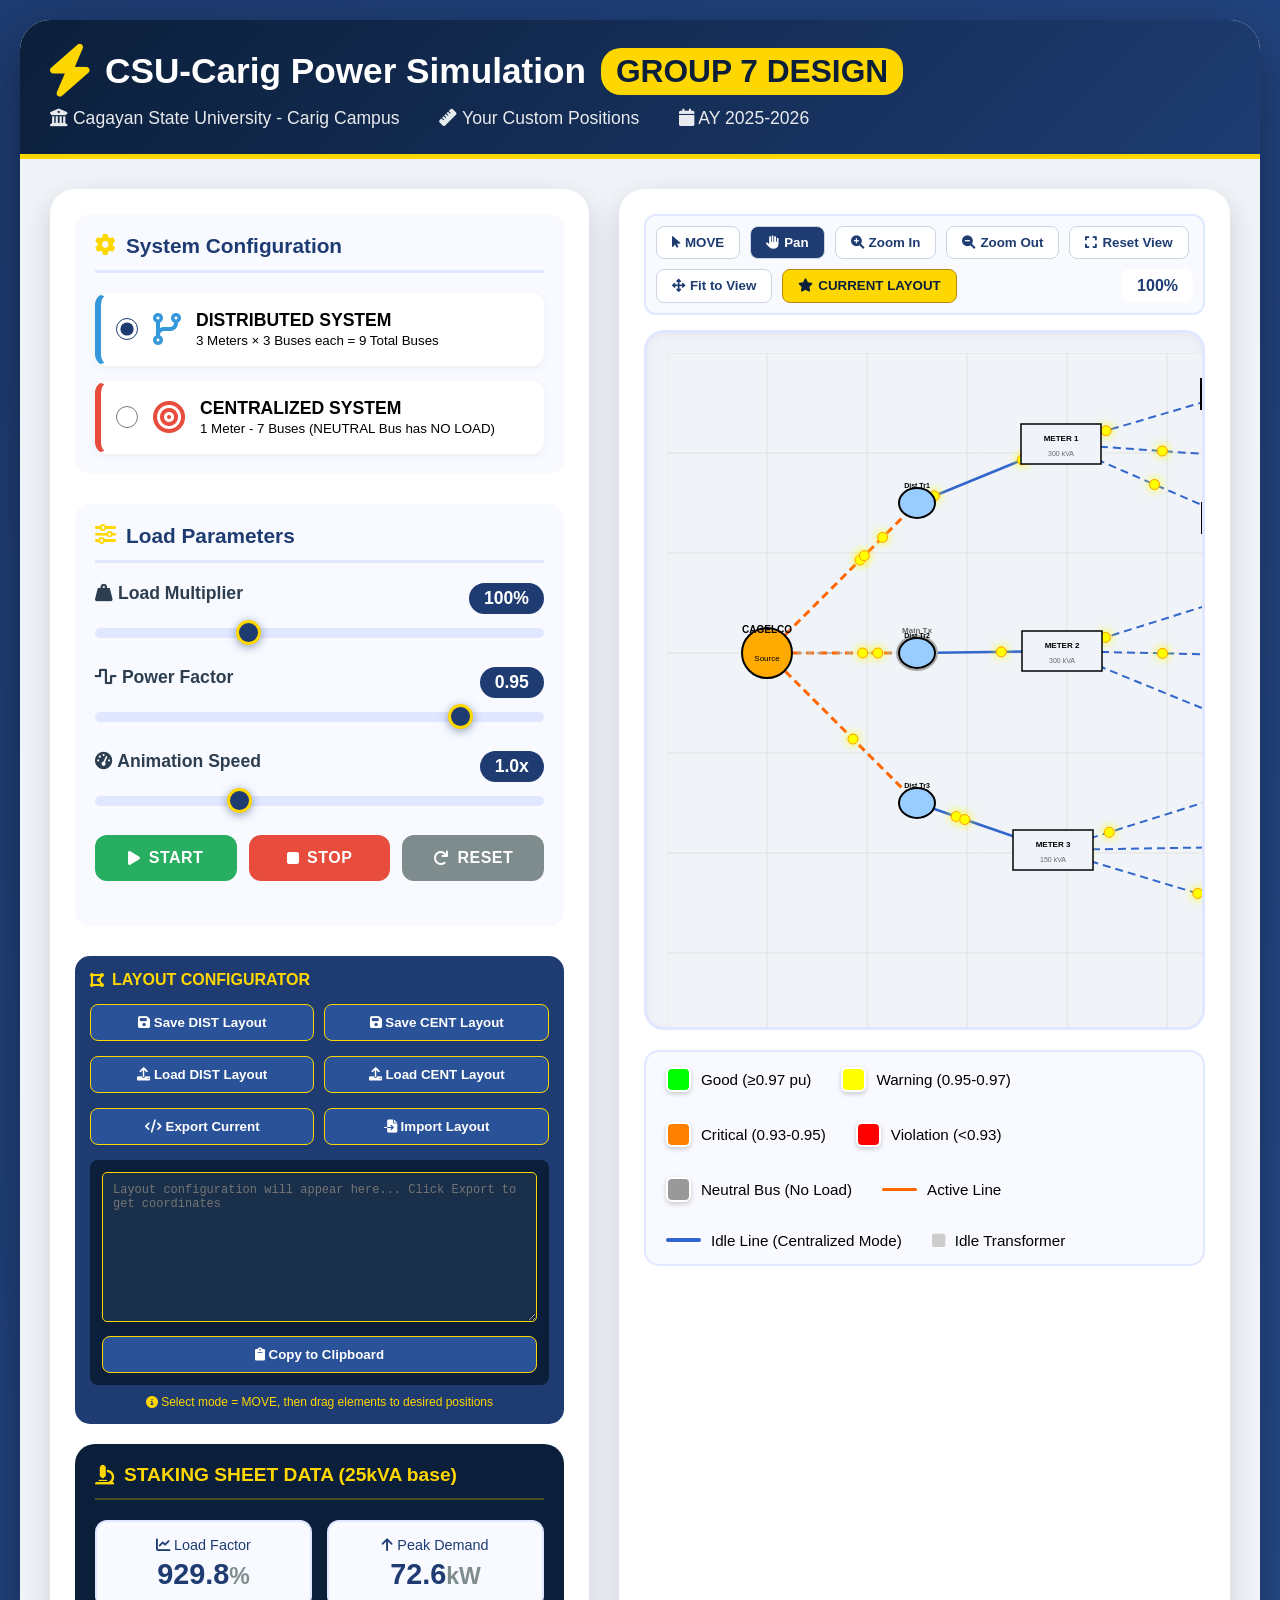
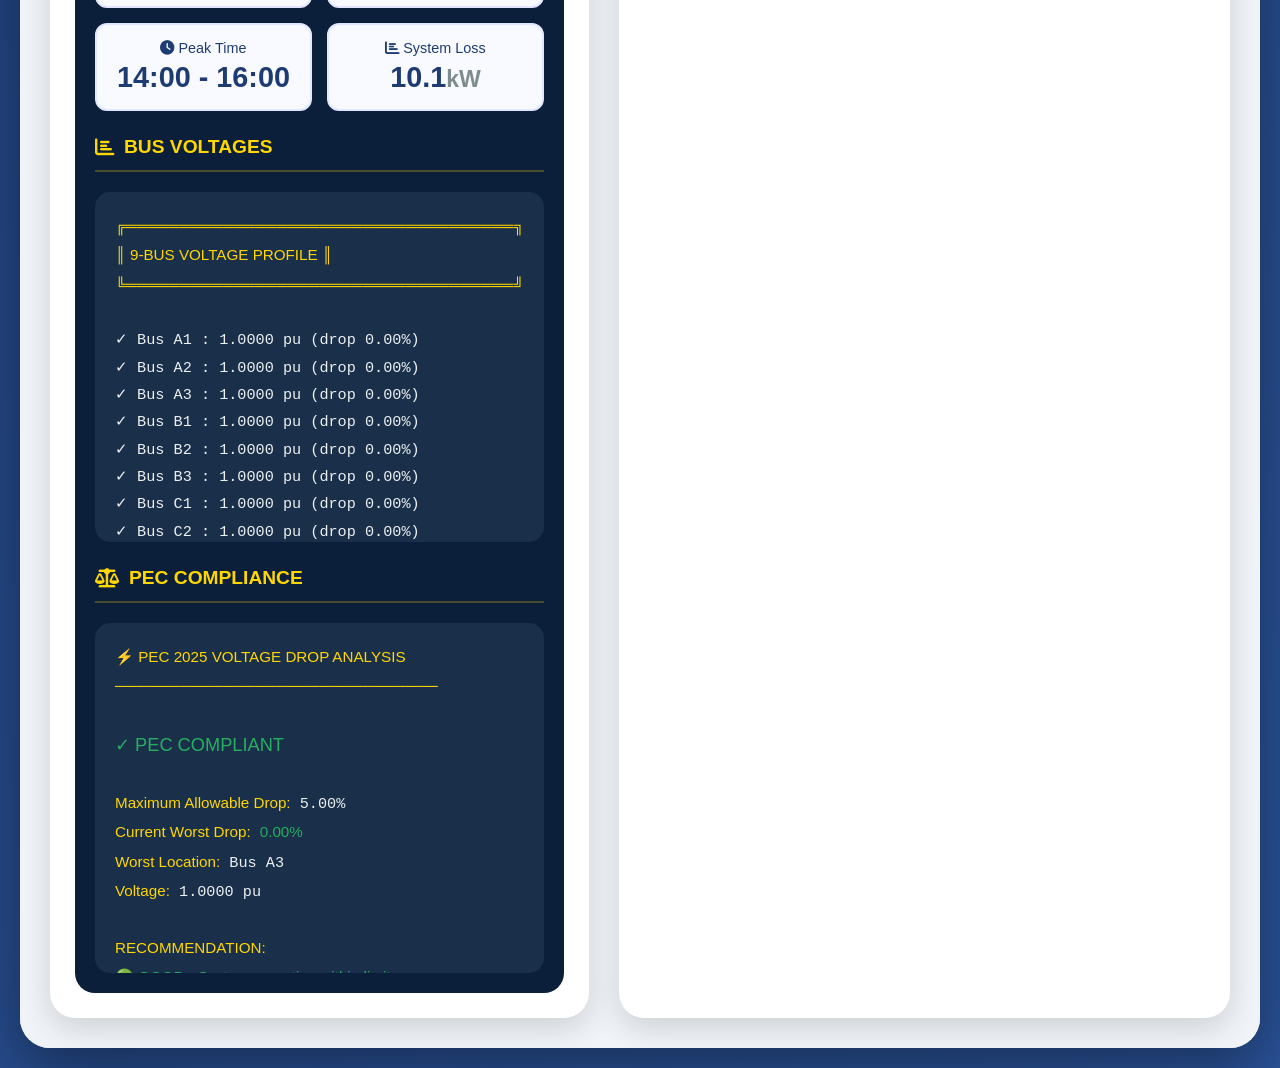
<file: F/fuck.html>
<!DOCTYPE html>
<html lang="en">
<head>
    <meta charset="UTF-8">
    <meta name="viewport" content="width=device-width, initial-scale=1.0">
    <title>CSU-Carig Power Flow - YOUR EXACT LAYOUT</title>
    <style>
        * {
            margin: 0;
            padding: 0;
            box-sizing: border-box;
            font-family: 'Segoe UI', Tahoma, Geneva, Verdana, sans-serif;
        }

        body {
            background: linear-gradient(135deg, #1e3c72 0%, #2a5298 100%);
            min-height: 100vh;
            padding: 20px;
        }

        .container {
            max-width: 100%; /* Changed from 1800px to full width */
            margin: 0 auto;
            background: rgba(255, 255, 255, 0.98);
            border-radius: 30px;
            box-shadow: 0 20px 60px rgba(0, 0, 0, 0.4);
            overflow: hidden;
        }

        .header {
            background: linear-gradient(135deg, #0b1f3a, #1e3c72);
            color: white;
            padding: 25px 30px;
            border-bottom: 5px solid #ffd700;
        }

        .header h1 {
            font-size: 2.2em;
            margin-bottom: 10px;
            display: flex;
            align-items: center;
            gap: 15px;
        }

        .header h1 i {
            color: #ffd700;
            font-size: 1.5em;
        }

        .header .subtitle {
            font-size: 1.1em;
            opacity: 0.9;
            display: flex;
            gap: 40px;
            flex-wrap: wrap;
        }

        .badge {
            background: #ffd700;
            color: #0b1f3a;
            padding: 5px 15px;
            border-radius: 20px;
            font-weight: bold;
            font-size: 0.9em;
        }

        .main-content {
            display: flex;
            padding: 30px;
            gap: 30px;
            background: #f0f4f8;
        }

        .left-panel {
            flex: 0 0 450px;
            background: white;
            border-radius: 25px;
            box-shadow: 0 10px 30px rgba(0, 0, 0, 0.15);
            padding: 25px;
            height: fit-content;
        }

        .control-section {
            margin-bottom: 30px;
            background: #f8faff;
            border-radius: 15px;
            padding: 20px;
        }

        .control-section h3 {
            color: #1e3c72;
            margin-bottom: 20px;
            font-size: 1.3em;
            display: flex;
            align-items: center;
            gap: 10px;
            border-bottom: 3px solid #e0e7ff;
            padding-bottom: 12px;
        }

        .control-section h3 i {
            color: #ffd700;
        }

        .radio-group {
            display: flex;
            flex-direction: column;
            gap: 15px;
        }

        .radio-option {
            display: flex;
            align-items: center;
            gap: 15px;
            padding: 15px;
            background: white;
            border-radius: 12px;
            cursor: pointer;
            transition: all 0.3s;
            border: 2px solid transparent;
            box-shadow: 0 2px 8px rgba(0,0,0,0.05);
        }

        .radio-option:hover {
            transform: translateX(8px);
            box-shadow: 0 5px 15px rgba(0,0,0,0.1);
        }

        .radio-option.distributed {
            border-left: 6px solid #3498db;
        }

        .radio-option.centralized {
            border-left: 6px solid #e74c3c;
        }

        .radio-option input[type="radio"] {
            width: 22px;
            height: 22px;
            accent-color: #1e3c72;
        }

        .slider-group {
            margin-bottom: 25px;
        }

        .slider-label {
            display: flex;
            justify-content: space-between;
            margin-bottom: 10px;
            color: #2c3e50;
            font-weight: 600;
            font-size: 1.1em;
        }

        .slider {
            width: 100%;
            height: 10px;
            border-radius: 5px;
            background: #e0e7ff;
            outline: none;
            -webkit-appearance: none;
        }

        .slider::-webkit-slider-thumb {
            -webkit-appearance: none;
            width: 25px;
            height: 25px;
            border-radius: 50%;
            background: #1e3c72;
            cursor: pointer;
            box-shadow: 0 2px 10px rgba(30, 60, 114, 0.5);
            transition: all 0.2s;
            border: 3px solid #ffd700;
        }

        .slider::-webkit-slider-thumb:hover {
            transform: scale(1.2);
            background: #2a5298;
        }

        .value-badge {
            background: #1e3c72;
            color: white;
            padding: 5px 15px;
            border-radius: 25px;
            font-size: 1em;
            font-weight: bold;
        }

        .button-grid {
            display: grid;
            grid-template-columns: repeat(3, 1fr);
            gap: 12px;
            margin: 25px 0;
        }

        .btn {
            padding: 14px;
            border: none;
            border-radius: 12px;
            font-weight: 700;
            cursor: pointer;
            transition: all 0.3s;
            display: flex;
            align-items: center;
            justify-content: center;
            gap: 8px;
            font-size: 1em;
            letter-spacing: 0.5px;
        }

        .btn-start {
            background: #27ae60;
            color: white;
        }

        .btn-start:hover {
            background: #2ecc71;
            transform: translateY(-3px);
            box-shadow: 0 10px 20px rgba(39, 174, 96, 0.4);
        }

        .btn-stop {
            background: #e74c3c;
            color: white;
        }

        .btn-stop:hover {
            background: #c0392b;
            transform: translateY(-3px);
            box-shadow: 0 10px 20px rgba(231, 76, 60, 0.4);
        }

        .btn-reset {
            background: #7f8c8d;
            color: white;
        }

        .btn-reset:hover {
            background: #95a5a6;
            transform: translateY(-3px);
        }

        .config-section {
            background: #1e3c72;
            border-radius: 15px;
            padding: 15px;
            margin-top: 20px;
            color: white;
        }

        .config-section h4 {
            color: #ffd700;
            margin-bottom: 15px;
            display: flex;
            align-items: center;
            gap: 8px;
        }

        .config-buttons {
            display: grid;
            grid-template-columns: 1fr 1fr;
            gap: 10px;
            margin-bottom: 15px;
        }

        .config-btn {
            background: #2a5298;
            color: white;
            border: none;
            padding: 10px;
            border-radius: 8px;
            cursor: pointer;
            font-weight: 600;
            transition: all 0.2s;
            border: 1px solid #ffd700;
        }

        .config-btn:hover {
            background: #ffd700;
            color: #1e3c72;
        }

        .config-export {
            background: #0b1f3a;
            border-radius: 8px;
            padding: 12px;
            margin-top: 10px;
        }

        .config-export textarea {
            width: 100%;
            height: 150px;
            background: #1a2f4a;
            color: #ffd700;
            border: 1px solid #ffd700;
            border-radius: 5px;
            padding: 10px;
            font-family: monospace;
            font-size: 12px;
            resize: vertical;
            margin-bottom: 10px;
        }

        .canvas-toolbar {
            display: flex;
            gap: 10px;
            margin-bottom: 15px;
            padding: 10px;
            background: #f8faff;
            border-radius: 12px;
            border: 2px solid #e0e7ff;
            flex-wrap: wrap;
        }

        .canvas-btn {
            padding: 8px 15px;
            border: none;
            border-radius: 8px;
            background: white;
            color: #1e3c72;
            font-weight: 600;
            cursor: pointer;
            transition: all 0.2s;
            border: 1px solid #cbd5e0;
            display: flex;
            align-items: center;
            gap: 5px;
        }

        .canvas-btn:hover {
            background: #1e3c72;
            color: white;
        }

        .canvas-btn.active {
            background: #1e3c72;
            color: white;
        }

        .canvas-btn.special {
            background: #ffd700;
            color: #0b1f3a;
            border-color: #b8860b;
        }

        .canvas-btn.special:hover {
            background: #ffed4a;
        }

        .zoom-level {
            margin-left: auto;
            padding: 8px 15px;
            background: white;
            border-radius: 8px;
            font-weight: 600;
            color: #1e3c72;
        }

        .data-panel {
            background: #0b1f3a;
            border-radius: 20px;
            padding: 20px;
            color: #ecf0f1;
            margin-top: 20px;
        }

        .data-panel h4 {
            color: #ffd700;
            margin-bottom: 20px;
            font-size: 1.2em;
            display: flex;
            align-items: center;
            gap: 10px;
            border-bottom: 2px solid #ffd70040;
            padding-bottom: 12px;
        }

        .data-content {
            font-family: 'Courier New', monospace;
            font-size: 0.95em;
            line-height: 1.8;
            background: #1a2f4a;
            padding: 20px;
            border-radius: 15px;
            max-height: 350px;
            overflow-y: auto;
        }

        .data-content::-webkit-scrollbar {
            width: 8px;
        }

        .data-content::-webkit-scrollbar-track {
            background: #1a2f4a;
        }

        .data-content::-webkit-scrollbar-thumb {
            background: #ffd700;
            border-radius: 4px;
        }

        .right-panel {
            flex: 1;
            min-width: 0; /* Important for flexbox */
            background: white;
            border-radius: 25px;
            box-shadow: 0 10px 30px rgba(0, 0, 0, 0.15);
            padding: 25px;
            display: flex;
            flex-direction: column;
        }

        .canvas-container {
            background: #f0f4f8;
            border-radius: 20px;
            padding: 20px;
            position: relative;
            overflow: auto; /* Changed from 'hidden' to 'auto' for scrolling */
            height: 700px; /* Increased height */
            width: 100%;
            border: 3px solid #e0e7ff;
            box-shadow: inset 0 2px 10px rgba(0,0,0,0.05);
            cursor: grab;
        }

        .canvas-container:active {
            cursor: grabbing;
        }

        #powerCanvas {
            display: block;
            background: #f0f4f8;
            width: 2500px; /* Fixed larger width */
            height: 1800px; /* Fixed larger height */
            max-width: none;
            transform-origin: 0 0;
        }

        .legend {
            display: flex;
            gap: 30px;
            margin-top: 20px;
            padding: 15px 20px;
            background: #f8faff;
            border-radius: 15px;
            flex-wrap: wrap;
            border: 2px solid #e0e7ff;
        }

        .legend-item {
            display: flex;
            align-items: center;
            gap: 10px;
            font-size: 0.95em;
        }

        .color-box {
            width: 25px;
            height: 25px;
            border-radius: 6px;
            border: 2px solid white;
            box-shadow: 0 2px 5px rgba(0,0,0,0.2);
        }

        .color-box.green { background: #00ff00; }
        .color-box.yellow { background: #ffff00; }
        .color-box.orange { background: #ff8000; }
        .color-box.red { background: #ff0000; }
        .color-box.gray { background: #999999; } /* Added for neutral bus */
        .color-box.primary { background: #ff6600; }
        .color-box.secondary { background: #3366cc; }

        .line-sample {
            width: 35px;
            height: 3px;
            background: #ff6600;
            border-radius: 3px;
        }

        .line-sample.secondary {
            background: #3366cc;
            border: 2px dashed #3366cc;
            height: 0;
        }

        .metrics-grid {
            display: grid;
            grid-template-columns: repeat(2, 1fr);
            gap: 15px;
            margin: 20px 0;
        }

        .metric-card {
            background: #f8faff;
            border-radius: 12px;
            padding: 15px;
            text-align: center;
            border: 2px solid #e0e7ff;
        }

        .metric-card .label {
            color: #1e3c72;
            font-size: 0.9em;
            margin-bottom: 5px;
        }

        .metric-card .value {
            font-size: 1.8em;
            font-weight: bold;
            color: #1e3c72;
        }

        .metric-card .unit {
            font-size: 0.8em;
            color: #7f8c8d;
        }

        .mode-indicator {
            position: absolute;
            top: 10px;
            right: 10px;
            padding: 8px 15px;
            border-radius: 20px;
            background: rgba(0,0,0,0.7);
            color: white;
            font-weight: bold;
            z-index: 1000;
        }
    </style>
    <!-- Font Awesome -->
    <link rel="stylesheet" href="https://cdnjs.cloudflare.com/ajax/libs/font-awesome/6.0.0/css/all.min.css">
</head>
<body>
    <div class="container">
        <div class="header">
            <h1>
                <i class="fas fa-bolt"></i>
                CSU-Carig Power Simulation
                <span class="badge">GROUP 7 DESIGN</span>
            </h1>
            <div class="subtitle">
                <span><i class="fas fa-university"></i> Cagayan State University - Carig Campus</span>
                <span><i class="fas fa-ruler"></i> Your Custom Positions</span>
                <span><i class="fas fa-calendar"></i> AY 2025-2026</span>
            </div>
        </div>

        <div class="main-content">
            <!-- Left Panel -->
            <div class="left-panel">
                <div class="control-section">
                    <h3><i class="fas fa-cog"></i> System Configuration</h3>
                    <div class="radio-group">
                        <label class="radio-option distributed">
                            <input type="radio" name="system" value="distributed" checked onchange="changeSystem('distributed')">
                            <i class="fas fa-code-branch fa-2x" style="color: #3498db;"></i>
                            <div>
                                <strong style="font-size: 1.1em;">DISTRIBUTED SYSTEM</strong><br>
                                <small>3 Meters × 3 Buses each = 9 Total Buses</small>
                            </div>
                        </label>
                        <label class="radio-option centralized">
                            <input type="radio" name="system" value="centralized" onchange="changeSystem('centralized')">
                            <i class="fas fa-bullseye fa-2x" style="color: #e74c3c;"></i>
                            <div>
                                <strong style="font-size: 1.1em;">CENTRALIZED SYSTEM</strong><br>
                                <small>1 Meter - 7 Buses (NEUTRAL Bus has NO LOAD)</small>
                            </div>
                        </label>
                    </div>
                </div>

                <div class="control-section">
                    <h3><i class="fas fa-sliders-h"></i> Load Parameters</h3>
                    
                    <div class="slider-group">
                        <div class="slider-label">
                            <span><i class="fas fa-weight-hanging"></i> Load Multiplier</span>
                            <span class="value-badge" id="loadValue">100%</span>
                        </div>
                        <input type="range" class="slider" id="loadSlider" min="0.5" max="2.0" step="0.1" value="1.0" oninput="updateLoad(this.value)">
                    </div>

                    <div class="slider-group">
                        <div class="slider-label">
                            <span><i class="fas fa-wave-square"></i> Power Factor</span>
                            <span class="value-badge" id="pfValue">0.95</span>
                        </div>
                        <input type="range" class="slider" id="pfSlider" min="0.7" max="1.0" step="0.01" value="0.95" oninput="updatePF(this.value)">
                    </div>

                    <div class="slider-group">
                        <div class="slider-label">
                            <span><i class="fas fa-tachometer-alt"></i> Animation Speed</span>
                            <span class="value-badge" id="speedValue">1.0x</span>
                        </div>
                        <input type="range" class="slider" id="speedSlider" min="0.1" max="3.0" step="0.1" value="1.0" oninput="updateSpeed(this.value)">
                    </div>

                    <div class="button-grid">
                        <button class="btn btn-start" onclick="startAnimation()">
                            <i class="fas fa-play"></i> START
                        </button>
                        <button class="btn btn-stop" onclick="stopAnimation()">
                            <i class="fas fa-stop"></i> STOP
                        </button>
                        <button class="btn btn-reset" onclick="resetSimulation()">
                            <i class="fas fa-redo"></i> RESET
                        </button>
                    </div>
                </div>

                <!-- LAYOUT CONFIGURATION PANEL -->
                <div class="config-section">
                    <h4><i class="fas fa-draw-polygon"></i> LAYOUT CONFIGURATOR</h4>
                    
                    <div class="config-buttons">
                        <button class="config-btn" onclick="saveDistributedLayout()">
                            <i class="fas fa-save"></i> Save DIST Layout
                        </button>
                        <button class="config-btn" onclick="saveCentralizedLayout()">
                            <i class="fas fa-save"></i> Save CENT Layout
                        </button>
                    </div>
                    
                    <div class="config-buttons">
                        <button class="config-btn" onclick="loadDistributedLayout()">
                            <i class="fas fa-upload"></i> Load DIST Layout
                        </button>
                        <button class="config-btn" onclick="loadCentralizedLayout()">
                            <i class="fas fa-upload"></i> Load CENT Layout
                        </button>
                    </div>
                    
                    <div class="config-buttons">
                        <button class="config-btn" onclick="exportCurrentLayout()">
                            <i class="fas fa-code"></i> Export Current
                        </button>
                        <button class="config-btn" onclick="importLayout()">
                            <i class="fas fa-file-import"></i> Import Layout
                        </button>
                    </div>
                    
                    <div class="config-export">
                        <textarea id="layoutConfigText" placeholder="Layout configuration will appear here... Click Export to get coordinates"></textarea>
                        <button class="config-btn" style="width: 100%;" onclick="copyToClipboard()">
                            <i class="fas fa-clipboard"></i> Copy to Clipboard
                        </button>
                    </div>
                    
                    <div style="margin-top: 10px; color: #ffd700; font-size: 12px; text-align: center;">
                        <i class="fas fa-info-circle"></i> Select mode = MOVE, then drag elements to desired positions
                    </div>
                </div>

                <!-- Technical Analysis Panel -->
                <div class="data-panel">
                    <h4><i class="fas fa-microscope"></i> STAKING SHEET DATA (25kVA base)</h4>
                    <div class="metrics-grid" id="loadMetrics">
                        <!-- Populated by JavaScript -->
                    </div>

                    <h4 style="margin-top: 25px;"><i class="fas fa-chart-bar"></i> BUS VOLTAGES</h4>
                    <div class="data-content" id="dataDisplay">
                        Loading system data...
                    </div>

                    <h4 style="margin-top: 25px;"><i class="fas fa-balance-scale"></i> PEC COMPLIANCE</h4>
                    <div class="data-content" id="complianceDisplay">
                        Calculating compliance...
                    </div>
                </div>
            </div>

            <!-- Right Panel -->
            <div class="right-panel">
                <div class="canvas-toolbar">
                    <button class="canvas-btn" onclick="setMode('select')" id="modeSelect">
                        <i class="fas fa-mouse-pointer"></i> MOVE
                    </button>
                    <button class="canvas-btn" onclick="setMode('pan')" id="modePan">
                        <i class="fas fa-hand-paper"></i> Pan
                    </button>
                    <button class="canvas-btn" onclick="zoomIn()">
                        <i class="fas fa-search-plus"></i> Zoom In
                    </button>
                    <button class="canvas-btn" onclick="zoomOut()">
                        <i class="fas fa-search-minus"></i> Zoom Out
                    </button>
                    <button class="canvas-btn" onclick="resetView()">
                        <i class="fas fa-expand"></i> Reset View
                    </button>
                    <button class="canvas-btn" onclick="fitToView()">
                        <i class="fas fa-arrows-alt"></i> Fit to View
                    </button>
                    <button class="canvas-btn special" onclick="loadYourLayout()">
                        <i class="fas fa-star"></i> CURRENT LAYOUT
                    </button>
                    <span class="zoom-level" id="zoomLevel">100%</span>
                </div>
                <div class="canvas-container" id="canvasContainer">
                    <canvas id="powerCanvas" width="2500" height="1800"></canvas>
                </div>

                <!-- Legend -->
                <div class="legend">
                    <div class="legend-item">
                        <div class="color-box green"></div>
                        <span>Good (≥0.97 pu)</span>
                    </div>
                    <div class="legend-item">
                        <div class="color-box yellow"></div>
                        <span>Warning (0.95-0.97)</span>
                    </div>
                    <div class="legend-item">
                        <div class="color-box orange"></div>
                        <span>Critical (0.93-0.95)</span>
                    </div>
                    <div class="legend-item">
                        <div class="color-box red"></div>
                        <span>Violation (<0.93)</span>
                    </div>
                    <div class="legend-item">
                        <div class="color-box gray"></div>
                        <span>Neutral Bus (No Load)</span>
                    </div>
                    <div class="legend-item">
                        <div class="line-sample"></div>
                        <span>Active Line</span>
                    </div>
                    <div class="legend-item">
                        <div class="line-sample secondary"></div>
                        <span>Idle Line (Centralized Mode)</span>
                    </div>
                    <div class="legend-item">
                        <i class="fas fa-square" style="color: #ccc;"></i>
                        <span>Idle Transformer</span>
                    </div>
                </div>
            </div>
        </div>
    </div>

    <script>
        // System state
        let systemType = 'distributed';
        let animationRunning = true;
        let loadMultiplier = 1.0;
        let powerFactor = 0.95;
        let animationSpeed = 1.0;
        let animationFrame;
        
        const transformerPF = 0.9;

        // EXACT BUS NAMES FROM YOUR IMAGES
        const distBusNames = [
            "Bus A1", "Bus A2", "Bus A3",
            "Bus B1", "Bus B2", "Bus B3",
            "Bus C1", "Bus C2", "Bus C3"
        ];

        const centBusNames = [
            "Bus 1", "Bus 2", "Bus 3", 
            "Bus 4", "Bus 5", "Bus 6", "Bus 7 (NEUTRAL)"
        ];

        let busNames = distBusNames;

        // EXACT KVA RATINGS FROM YOUR IMAGES
        const distBuses = [
            { name: "Bus A1", kva: 100 },
            { name: "Bus A2", kva: 100 },
            { name: "Bus A3", kva: 100 },
            { name: "Bus B1", kva: 100 },
            { name: "Bus B2", kva: 100 },
            { name: "Bus B3", kva: 100 },
            { name: "Bus C1", kva: 50 },
            { name: "Bus C2", kva: 50 },
            { name: "Bus C3", kva: 50 }
        ];

        const centBuses = [
            { name: "Bus 1", kva: 150 },
            { name: "Bus 2", kva: 150 },
            { name: "Bus 3", kva: 150 },
            { name: "Bus 4", kva: 100 },
            { name: "Bus 5", kva: 100 },
            { name: "Bus 6", kva: 50 },
            { name: "Bus 7 (Neutral)", kva: 0 } // Neutral bus has 0 kVA
        ];

        let Pbase = [];
        let Qbase = [];

        function updatePbase() {
            if (systemType === 'distributed') {
                Pbase = distBuses.map(bus => bus.kva * transformerPF);
                Qbase = distBuses.map(bus => bus.kva * Math.sqrt(1 - transformerPF * transformerPF));
            } else {
                Pbase = centBuses.map(bus => bus.kva * transformerPF);
                Qbase = centBuses.map(bus => bus.kva * Math.sqrt(1 - transformerPF * transformerPF));
            }
        }
        updatePbase();

        // Fixed positions (CAGELCO source and main transformer)
        const sourcePos = { x: 100, y: 300 };
        const mainTxPos = { x: 250, y: 300 };

        // ===========================================
        // YOUR EXACT LAYOUT CONFIGURATIONS
        // ===========================================
        
        // YOUR DISTRIBUTED LAYOUT - Bus positions
        const yourDistBusPositions = [
            { x: 564, y: 41 },   // Bus A1
            { x: 565, y: 165 },  // Bus A2
            { x: 566, y: 103 },  // Bus A3
            { x: 567, y: 244 },  // Bus B1
            { x: 567, y: 302 },  // Bus B2
            { x: 569, y: 369 },  // Bus B3
            { x: 567, y: 440 },  // Bus C1
            { x: 567, y: 494 },  // Bus C2
            { x: 566, y: 551 }   // Bus C3
        ];

        // YOUR DISTRIBUTED LAYOUT - Meter positions
        const yourDistMeterPos = {
            'METER 1 (300 kVA)': { x: 394, y: 91 },
            'METER 2 (300 kVA)': { x: 395, y: 298 },
            'METER 3 (150 kVA)': { x: 386, y: 497 }
        };

        // YOUR DISTRIBUTED LAYOUT - Transformer positions
        const yourDistTxPos = [
            { x: 250, y: 150 },  // Dist Tx for METER 1
            { x: 250, y: 300 },  // Dist Tx for METER 2
            { x: 250, y: 450 }   // Dist Tx for METER 3
        ];

        // YOUR CENTRALIZED LAYOUT - Bus positions (7 buses)
        const yourCentBusPositions = [
            { x: 606, y: 113 },  // Bus 1
            { x: 604, y: 173 },  // Bus 2
            { x: 601, y: 237 },  // Bus 3
            { x: 601, y: 298 },  // Bus 4
            { x: 601, y: 365 },  // Bus 5
            { x: 606, y: 433 },  // Bus 6
            { x: 606, y: 501 }   // Bus 7 (Neutral)
        ];

        // YOUR CENTRALIZED LAYOUT - Meter position
        const yourCentMeterPos = {
            'Catgelo 1 → (Met) 750 kVA': { x: 374, y: 296 }
        };

        // DISTRIBUTED DEFAULT LAYOUT (for reference)
        const distDefaultBusPositions = [
            { x: 400, y: 150 },  // Bus A1
            { x: 600, y: 150 },  // Bus A2
            { x: 800, y: 150 },  // Bus A3
            { x: 400, y: 300 },  // Bus B1
            { x: 600, y: 300 },  // Bus B2
            { x: 800, y: 300 },  // Bus B3
            { x: 400, y: 450 },  // Bus C1
            { x: 600, y: 450 },  // Bus C2
            { x: 800, y: 450 }   // Bus C3
        ];

        // CENTRALIZED DEFAULT LAYOUT (for reference)
        const centDefaultBusPositions = [
            { x: 300, y: 300 },  // Bus 1
            { x: 450, y: 300 },  // Bus 2
            { x: 600, y: 300 },  // Bus 3
            { x: 750, y: 300 },  // Bus 4
            { x: 900, y: 300 },  // Bus 5
            { x: 1050, y: 300 }, // Bus 6
            { x: 1200, y: 300 }  // Bus 7 (Neutral)
        ];

        // DISTRIBUTED DEFAULT METER POSITIONS
        const distDefaultMeterPos = {
            'METER 1 (300 kVA)': { x: 400, y: 50 },
            'METER 2 (300 kVA)': { x: 400, y: 250 },
            'METER 3 (150 kVA)': { x: 400, y: 400 }
        };

        // CENTRALIZED DEFAULT METER POSITIONS
        const centDefaultMeterPos = {
            'Catgelo 1 → (Met) 750 kVA': { x: 600, y: 100 }
        };

        // DISTRIBUTED DEFAULT TRANSFORMER POSITIONS
        const distDefaultTxPos = [
            { x: 250, y: 150 },  // Dist Tx for METER 1
            { x: 250, y: 300 },  // Dist Tx for METER 2
            { x: 250, y: 450 }   // Dist Tx for METER 3
        ];

        // ===========================================
        // VARIABLE DECLARATIONS - ALL AT THE TOP
        // ===========================================
        let busPositions = [];
        let meterPos = {};
        let distTxPos = [];
        let particles = [];
        let busVoltages = [];
        let savedDistLayout = null;
        let savedCentLayout = null;

        // Interactive canvas variables
        let scale = 1.0;
        let offsetX = 0;
        let offsetY = 0;
        let isDragging = false;
        let lastX, lastY;
        let mode = 'pan';
        let selectedElement = null;
        let selectedType = null;
        let selectedIndex = null;
        let selectedName = null;
        let dragOffsetX, dragOffsetY;

        // ===========================================
        // LAYOUT FUNCTIONS
        // ===========================================
        
        function loadYourDistributedLayout() {
            busPositions = JSON.parse(JSON.stringify(yourDistBusPositions));
            meterPos = JSON.parse(JSON.stringify(yourDistMeterPos));
            distTxPos = JSON.parse(JSON.stringify(yourDistTxPos));
            if (typeof initParticles === 'function') {
                initParticles();
            }
            if (typeof drawCanvas === 'function') {
                drawCanvas();
            }
        }

        function loadYourCentralizedLayout() {
            busPositions = JSON.parse(JSON.stringify(yourCentBusPositions));
            meterPos = JSON.parse(JSON.stringify(yourCentMeterPos));
            distTxPos = [];
            if (typeof initParticles === 'function') {
                initParticles();
            }
            if (typeof drawCanvas === 'function') {
                drawCanvas();
            }
        }

        function loadYourLayout() {
            if (systemType === 'distributed') {
                loadYourDistributedLayout();
            } else {
                loadYourCentralizedLayout();
            }
        }

        function setDefaultPositions() {
            if (systemType === 'distributed') {
                busPositions = JSON.parse(JSON.stringify(distDefaultBusPositions));
                meterPos = JSON.parse(JSON.stringify(distDefaultMeterPos));
                distTxPos = JSON.parse(JSON.stringify(distDefaultTxPos));
            } else {
                busPositions = JSON.parse(JSON.stringify(centDefaultBusPositions));
                meterPos = JSON.parse(JSON.stringify(centDefaultMeterPos));
                distTxPos = [];
            }
            if (typeof initParticles === 'function') {
                initParticles();
            }
            if (typeof drawCanvas === 'function') {
                drawCanvas();
            }
        }

        function updateBusVoltagesArray() {
            const size = systemType === 'distributed' ? 9 : 7;
            busVoltages = new Array(size).fill(1.0);
        }
        updateBusVoltagesArray();

        // ===========================================
        // LAYOUT CONFIGURATION FUNCTIONS
        // ===========================================
        
        function saveDistributedLayout() {
            savedDistLayout = {
                busPositions: JSON.parse(JSON.stringify(busPositions)),
                meterPos: JSON.parse(JSON.stringify(meterPos)),
                distTxPos: JSON.parse(JSON.stringify(distTxPos))
            };
            alert('Distributed layout saved!');
            exportCurrentLayout();
        }

        function saveCentralizedLayout() {
            savedCentLayout = {
                busPositions: JSON.parse(JSON.stringify(busPositions)),
                meterPos: JSON.parse(JSON.stringify(meterPos))
            };
            alert('Centralized layout saved!');
            exportCurrentLayout();
        }

        function loadDistributedLayout() {
            if (savedDistLayout) {
                busPositions = JSON.parse(JSON.stringify(savedDistLayout.busPositions));
                meterPos = JSON.parse(JSON.stringify(savedDistLayout.meterPos));
                distTxPos = JSON.parse(JSON.stringify(savedDistLayout.distTxPos));
                initParticles();
                drawCanvas();
                alert('Distributed layout loaded!');
            } else {
                alert('No saved distributed layout found. Save one first.');
            }
        }

        function loadCentralizedLayout() {
            if (savedCentLayout) {
                busPositions = JSON.parse(JSON.stringify(savedCentLayout.busPositions));
                meterPos = JSON.parse(JSON.stringify(savedCentLayout.meterPos));
                initParticles();
                drawCanvas();
                alert('Centralized layout loaded!');
            } else {
                alert('No saved centralized layout found. Save one first.');
            }
        }

        function exportCurrentLayout() {
            let layoutData;
            
            if (systemType === 'distributed') {
                layoutData = {
                    type: 'distributed',
                    busPositions: busPositions,
                    meterPos: meterPos,
                    distTxPos: distTxPos
                };
            } else {
                layoutData = {
                    type: 'centralized',
                    busPositions: busPositions,
                    meterPos: meterPos
                };
            }
            
            const jsonString = JSON.stringify(layoutData, null, 2);
            document.getElementById('layoutConfigText').value = jsonString;
        }

        function importLayout() {
            try {
                const jsonString = document.getElementById('layoutConfigText').value;
                const layoutData = JSON.parse(jsonString);
                
                if (layoutData.type === 'distributed' && systemType === 'distributed') {
                    busPositions = layoutData.busPositions;
                    meterPos = layoutData.meterPos;
                    distTxPos = layoutData.distTxPos;
                    initParticles();
                    drawCanvas();
                    alert('Distributed layout imported!');
                } else if (layoutData.type === 'centralized' && systemType === 'centralized') {
                    busPositions = layoutData.busPositions;
                    meterPos = layoutData.meterPos;
                    initParticles();
                    drawCanvas();
                    alert('Centralized layout imported!');
                } else {
                    alert(`Layout type mismatch. Current system is ${systemType} but layout is ${layoutData.type}`);
                }
            } catch (e) {
                alert('Invalid layout configuration: ' + e.message);
            }
        }

        function copyToClipboard() {
            const textarea = document.getElementById('layoutConfigText');
            textarea.select();
            document.execCommand('copy');
            alert('Layout copied to clipboard!');
        }

        // ===========================================
        // VOLTAGE CALCULATION - IMPROVED NEUTRAL HANDLING
        // ===========================================
        // ===========================================
        // FIXED VOLTAGE CALCULATION
        // Replace your existing calculateVoltages() function with this
        // ===========================================
                // ===========================================
        // NEW VOLTAGE CALCULATION USING ACTUAL LINE DATA
        // ===========================================
       function calculateVoltages() {
    const size = systemType === 'distributed' ? 9 : 7;
    const voltages = new Array(size).fill(1.0);
    const baseVoltage = 1.0;
    const Vbase = 150; // kV
    const Vphase = Vbase / Math.sqrt(3); // 86.6 kV phase-to-neutral
    
    if (systemType === 'distributed') {
        // ===== METER 1 GROUP (Buses 0-2) - 100 kVA each, Z=0.0487Ω =====
        const z1 = 0.0487; // Pre-calculated impedance
        const Pbase_groupA = 100; // kW per bus
        const I_base = (Pbase_groupA * 1000) / (Vphase * 1000); // Current in Amperes at 1.0 load
        
        for (let i = 0; i < 3; i++) {
            const distanceFactor = (i + 1) * 0.5; // 0.5, 1.0, 1.5
            // Current scales with load and PF
            const I_actual = I_base * loadMultiplier / powerFactor;
            // Voltage drop in Volts
            const voltageDrop_V = I_actual * z1 * distanceFactor;
            // Convert to per unit (divide by phase voltage in volts)
            const voltageDrop_pu = voltageDrop_V / (Vphase * 1000);
            
            voltages[i] = baseVoltage - voltageDrop_pu;
            voltages[i] = Math.min(1.02, Math.max(0.60, voltages[i]));
        }
        
        // ===== METER 2 GROUP (Buses 3-5) - 100 kVA each, Z=0.0233Ω =====
        const z2 = 0.0233;
        const I_base2 = (100 * 1000) / (Vphase * 1000);
        
        for (let i = 3; i < 6; i++) {
            const distanceFactor = ((i-2) + 1) * 0.5;
            const I_actual = I_base2 * loadMultiplier / powerFactor;
            const voltageDrop_V = I_actual * z2 * distanceFactor;
            const voltageDrop_pu = voltageDrop_V / (Vphase * 1000);
            
            voltages[i] = baseVoltage - voltageDrop_pu;
            voltages[i] = Math.min(1.02, Math.max(0.60, voltages[i]));
        }
        
        // ===== METER 3 GROUP (Buses 6-8) - 50 kVA each, Z=0.0047Ω =====
        const z3 = 0.0047;
        const I_base3 = (50 * 1000) / (Vphase * 1000);
        
        for (let i = 6; i < 9; i++) {
            const distanceFactor = ((i-5) + 1) * 0.5;
            const I_actual = I_base3 * loadMultiplier / powerFactor;
            const voltageDrop_V = I_actual * z3 * distanceFactor;
            const voltageDrop_pu = voltageDrop_V / (Vphase * 1000);
            
            voltages[i] = baseVoltage - voltageDrop_pu;
            voltages[i] = Math.min(1.02, Math.max(0.60, voltages[i]));
        }
        
    } else {
        // ===== CENTRALIZED SYSTEM =====
        const zCent = 0.0675; // Pre-calculated impedance
        // Total load varies by bus position
        const busLoads = [150, 150, 150, 100, 100, 50]; // kVA per bus
        
        for (let i = 0; i < 7; i++) {
            if (i === 6) {
                voltages[i] = 0.01; // Neutral
            } else {
                // Cumulative load increases with distance
                let cumulativeLoad = 0;
                for (let j = i; j < 6; j++) {
                    cumulativeLoad += busLoads[j];
                }
                
                const I_base = (cumulativeLoad * 1000) / (Vphase * 1000);
                const I_actual = I_base * loadMultiplier / powerFactor;
                const distanceFactor = (i + 1) * 0.3;
                const voltageDrop_V = I_actual * zCent * distanceFactor;
                const voltageDrop_pu = voltageDrop_V / (Vphase * 1000);
                
                voltages[i] = baseVoltage - voltageDrop_pu;
                voltages[i] = Math.min(1.02, Math.max(0.60, voltages[i]));
            }
        }
    }
    
    return voltages;
}

                // In drawCanvas() function, add line thickness variation based on impedance
        function drawLine(ctx, a, b, dashed = false, color = '#e67e22', width = 3, active = true) {
            ctx.beginPath();
            ctx.moveTo(a.x, a.y);
            ctx.lineTo(b.x, b.y);
            
            // Adjust line thickness based on impedance (higher impedance = thicker line)
            const lineWidth = width * (1 + impedance * 10);
            
            if (!active) {
                ctx.strokeStyle = '#aaaaaa';
                ctx.lineWidth = lineWidth * 0.7;
                ctx.setLineDash([5, 5]);
            } else {
                ctx.strokeStyle = color;
                ctx.lineWidth = lineWidth;
                if (dashed) {
                    ctx.setLineDash([8, 5]);
                } else {
                    ctx.setLineDash([]);
                }
            }
            
            ctx.stroke();
            ctx.setLineDash([]);
        }

        // Get color based on voltage - IMPROVED FOR NEUTRAL BUS
        function getVoltageColor(voltage, isNeutral = false) {
            if (isNeutral) return '#999999'; // Gray for neutral bus
            if (voltage >= 0.97) return '#00ff00';
            if (voltage >= 0.95) return '#ffff00';
            if (voltage >= 0.93) return '#ff8000';
            return '#ff0000';
        }

        // Calculate load factor - EXCLUDE NEUTRAL BUS
        function calculateLoadFactor() {
            // Filter out neutral bus (index 6) for centralized system
            let activePbase = [...Pbase];
            if (systemType === 'centralized') {
                activePbase = Pbase.filter((_, index) => index !== 6);
            }
            
            const totalLoad = activePbase.reduce((a, b) => a + b, 0) * loadMultiplier;
            const peakFromHistorical = 24.2 * 3 * loadMultiplier;
            
            return {
                loadFactor: (totalLoad / peakFromHistorical) * 100,
                peakDemand: peakFromHistorical,
                avgDemand: totalLoad,
                peakTime: '14:00 - 16:00'
            };
        }

        // Update displays
        function updateLoadMetrics() {
            const lf = calculateLoadFactor();
            
            // Calculate total load excluding neutral
            let activePbase = [...Pbase];
            if (systemType === 'centralized') {
                activePbase = Pbase.filter((_, index) => index !== 6);
            }
            const totalLoad = activePbase.reduce((a, b) => a + b, 0) * loadMultiplier;
            const totalLoss = totalLoad * (systemType === 'distributed' ? 0.015 : 0.03);

            const metricsHtml = `
                <div class="metric-card">
                    <div class="label"><i class="fas fa-chart-line"></i> Load Factor</div>
                    <div class="value">${lf.loadFactor.toFixed(1)}<span class="unit">%</span></div>
                </div>
                <div class="metric-card">
                    <div class="label"><i class="fas fa-arrow-up"></i> Peak Demand</div>
                    <div class="value">${lf.peakDemand.toFixed(1)}<span class="unit">kW</span></div>
                </div>
                <div class="metric-card">
                    <div class="label"><i class="fas fa-clock"></i> Peak Time</div>
                    <div class="value">${lf.peakTime}</div>
                </div>
                <div class="metric-card">
                    <div class="label"><i class="fas fa-chart-bar"></i> System Loss</div>
                    <div class="value">${totalLoss.toFixed(1)}<span class="unit">kW</span></div>
                </div>
            `;
            
            document.getElementById('loadMetrics').innerHTML = metricsHtml;
        }

                    // Update data display
                    // Update data display
            function updateDataDisplay() {
                busVoltages = calculateVoltages();
                const currentBusNames = systemType === 'distributed' ? distBusNames : centBusNames;
                
                // Calculate total load excluding neutral
                let activePbase = [...Pbase];
                if (systemType === 'centralized') {
                    activePbase = Pbase.filter((_, index) => index !== 6);
                }
                const totalLoad = activePbase.reduce((a, b) => a + b, 0) * loadMultiplier;
                
                let html = `
                    <span style="color: #ffd700;">╔════════════════════════════════════╗</span><br>
                    <span style="color: #ffd700;">║   ${systemType === 'distributed' ? '9-BUS' : '7-BUS'} VOLTAGE PROFILE ║</span><br>
                    <span style="color: #ffd700;">╚════════════════════════════════════╝</span><br>
                    <br>
                `;
                
                for (let i = 0; i < busVoltages.length; i++) {
                    if (systemType === 'centralized' && i === 6) {
                        // Neutral bus - special display
                        html += `⚡ ${currentBusNames[i].padEnd(15)}: ${busVoltages[i].toFixed(4)} pu (NO LOAD)<br>`;
                    } else {
                        const status = busVoltages[i] >= 0.97 ? '✓' : (busVoltages[i] >= 0.95 ? '⚠️' : '❌');
                        const drop = ((1.0 - busVoltages[i]) * 100).toFixed(2);
                        html += `${status} ${currentBusNames[i].padEnd(15)}: ${busVoltages[i].toFixed(4)} pu (drop ${drop}%)<br>`;
                    }
                }
                
                html += `<br><span style="color: #ffd700;">──────────────────────────────</span><br>`;
                html += `<span style="color: #3498db;">Total Load:</span> ${totalLoad.toFixed(2)} kW<br>`;
                html += `<span style="color: #3498db;">Power Factor:</span> ${powerFactor.toFixed(2)}<br>`;
                html += `<span style="color: #3498db;">Mode:</span> ${systemType === 'distributed' ? 'Distributed (9 buses)' : 'Centralized (7 buses)'}<br>`;
                html += `<span style="color: #3498db;">System Capacity:</span> 750 kVA (Meters: 300+300+150 kVA)<br>`;
                
                // ===========================================
                // ADD LINE IMPEDANCE DATA DISPLAY
                // ===========================================
                html += `<br><span style="color: #ffd700;">📏 LINE IMPEDANCE DATA (from staking sheet):</span><br>`;
                html += `<span style="color: #ffd700;">──────────────────────────────</span><br>`;
                
                if (systemType === 'distributed') {
                    // Calculate impedance magnitudes
                    const z1 = Math.sqrt(0.0114**2 + 0.0473**2).toFixed(4);
                    const z2 = Math.sqrt(0.0055**2 + 0.0226**2).toFixed(4);
                    const z3 = Math.sqrt(0.0011**2 + 0.0046**2).toFixed(4);
                    
                    html += `<span style="color: #3498db;">METER 1 (Group A):</span> R=0.0114 Ω, X=0.0473 Ω | Z=${z1} Ω<br>`;
                    html += `<span style="color: #3498db;">METER 2 (Group B):</span> R=0.0055 Ω, X=0.0226 Ω | Z=${z2} Ω<br>`;
                    html += `<span style="color: #3498db;">METER 3 (Group C):</span> R=0.0011 Ω, X=0.0046 Ω | Z=${z3} Ω<br>`;
                    
                    // Add voltage drop comparison based on impedance
                    const drop1 = ((1.0 - busVoltages[2]) * 100).toFixed(2); // A3 drop
                    const drop2 = ((1.0 - busVoltages[5]) * 100).toFixed(2); // B3 drop
                    const drop3 = ((1.0 - busVoltages[8]) * 100).toFixed(2); // C3 drop
                    
                    html += `<br><span style="color: #ffd700;">📊 VOLTAGE DROP by GROUP (at farthest bus):</span><br>`;
                    html += `  Group A (high Z): ${drop1}% drop<br>`;
                    html += `  Group B (medium Z): ${drop2}% drop<br>`;
                    html += `  Group C (low Z): ${drop3}% drop<br>`;
                    
                } else {
                    // Centralized system line data
                    const zCent = Math.sqrt(0.0158**2 + 0.0656**2).toFixed(4);
                    
                    html += `<span style="color: #e74c3c;">MAIN LINE:</span> R=0.0158 Ω, X=0.0656 Ω | Z=${zCent} Ω<br>`;
                    html += `<span style="color: #ffd700;">Note:</span> Single line feeds all 6 load buses<br>`;
                    
                    // Show progressive drop
                    html += `<br><span style="color: #ffd700;">📊 PROGRESSIVE VOLTAGE DROP:</span><br>`;
                    for (let i = 0; i < 6; i++) {
                        const drop = ((1.0 - busVoltages[i]) * 100).toFixed(2);
                        html += `  Bus ${i+1}: ${drop}% drop<br>`;
                    }
                }
                
                // Add impedance comparison between systems
                html += `<br><span style="color: #ffd700;">⚖️ SYSTEM COMPARISON:</span><br>`;
                
                if (systemType === 'distributed') {
                    const avgDistZ = (Math.sqrt(0.0114**2 + 0.0473**2) + 
                                    Math.sqrt(0.0055**2 + 0.0226**2) + 
                                    Math.sqrt(0.0011**2 + 0.0046**2)) / 3;
                    const centZ = Math.sqrt(0.0158**2 + 0.0656**2);
                    
                    html += `  Avg Distributed Z: ${avgDistZ.toFixed(4)} Ω<br>`;
                    html += `  Centralized Z: ${centZ.toFixed(4)} Ω<br>`;
                    html += `  Ratio: ${(centZ/avgDistZ).toFixed(2)}x<br>`;
                    html += `  <span style="color: ${centZ > avgDistZ ? '#e74c3c' : '#27ae60'};">`;
                    html += `  → Centralized line is ${centZ > avgDistZ ? 'HIGHER' : 'LOWER'} impedance</span>`;
                }
                
                html += `<br><span style="color: #ffd700;">──────────────────────────────</span><br>`;
                html += `<span style="color: #ffd700;">Note:</span> Neutral bus has NO load<br>`;
                
                document.getElementById('dataDisplay').innerHTML = html;
            }


        // Add this function to compare systems based on actual line data
        function compareSystems() {
            console.log('%c📊 SYSTEM COMPARISON BASED ON ACTUAL LINE DATA', 'font-weight: bold; color: #ffd700;');
            console.log('══════════════════════════════════════════════════════════════');
            
            const distImpedances = [
                Math.sqrt(0.0114**2 + 0.0473**2), // Meter 1
                Math.sqrt(0.0055**2 + 0.0226**2), // Meter 2
                Math.sqrt(0.0011**2 + 0.0046**2)  // Meter 3
            ];
            
            const centImpedance = Math.sqrt(0.0158**2 + 0.0656**2);
            
            console.log('\n🔵 DISTRIBUTED SYSTEM:');
            console.log(`  ├─ Meter 1 Impedance: ${distImpedances[0].toFixed(4)} Ω`);
            console.log(`  ├─ Meter 2 Impedance: ${distImpedances[1].toFixed(4)} Ω`);
            console.log(`  ├─ Meter 3 Impedance: ${distImpedances[2].toFixed(4)} Ω`);
            console.log(`  └─ Average: ${((distImpedances[0] + distImpedances[1] + distImpedances[2])/3).toFixed(4)} Ω`);
            
            console.log('\n🔴 CENTRALIZED SYSTEM:');
            console.log(`  ├─ Main Line Impedance: ${centImpedance.toFixed(4)} Ω`);
            console.log(`  └─ ${centImpedance > (distImpedances[0] + distImpedances[1] + distImpedances[2])/3 ? '⚠️ HIGHER' : '✅ LOWER'} than distributed average`);
            
            console.log('\n📈 VOLTAGE DROP PREDICTIONS at 100% load:');
            console.log(`  ├─ Distributed farthest (C3): ~${(1 - (100 * distImpedances[2] * 1.5/1000)).toFixed(4)} pu`);
            console.log(`  └─ Centralized farthest (Bus 6): ~${(1 - (100 * centImpedance * 1.8/1000)).toFixed(4)} pu`);
        }

        // Update compliance display - EXCLUDE NEUTRAL FROM WORST CASE
        function updateComplianceDisplay() {
            busVoltages = calculateVoltages();
            const currentBusNames = systemType === 'distributed' ? distBusNames : centBusNames;
            
            // For centralized, exclude neutral from worst case calculation
            let voltagesToCheck = [...busVoltages];
            if (systemType === 'centralized') {
                voltagesToCheck = busVoltages.filter((_, index) => index !== 6);
            }
            
            const worstV = Math.min(...voltagesToCheck);
            const worstIdx = busVoltages.indexOf(worstV);
            const dropPercent = (1.0 - worstV) * 100;
            const isCompliant = worstV >= 0.95;
            
            let html = `
                <span style="color: #ffd700;">⚡ PEC 2025 VOLTAGE DROP ANALYSIS</span><br>
                <span style="color: #ffd700;">──────────────────────────────</span><br>
                <br>
            `;
            
            if (isCompliant) {
                html += `<span style="color: #27ae60; font-size: 1.2em;">✓ PEC COMPLIANT</span><br>`;
            } else {
                html += `<span style="color: #e74c3c; font-size: 1.2em;">❌ PEC VIOLATION</span><br>`;
            }
            
            html += `<br><span style="color: #ffd700;">Maximum Allowable Drop:</span> 5.00%<br>`;
            html += `<span style="color: #ffd700;">Current Worst Drop:</span> <span style="color: ${isCompliant ? '#27ae60' : '#e74c3c'};">${dropPercent.toFixed(2)}%</span><br>`;
            html += `<span style="color: #ffd700;">Worst Location:</span> ${currentBusNames[worstIdx]}<br>`;
            html += `<span style="color: #ffd700;">Voltage:</span> ${worstV.toFixed(4)} pu<br>`;
            
            if (systemType === 'centralized') {
                html += `<span style="color: #ffd700;">Note:</span> Neutral bus excluded from PEC compliance<br>`;
            }
            
            html += `<br><span style="color: #ffd700;">RECOMMENDATION:</span><br>`;
            
            if (worstV < 0.93) {
                html += `<span style="color: #e74c3c;">🔴 CRITICAL - Immediate action required</span><br>`;
                html += `• Install capacitor bank at ${currentBusNames[worstIdx]}<br>`;
                html += `• Consider load reduction<br>`;
                html += `• Check feeder sizing`;
            } else if (worstV < 0.95) {
                html += `<span style="color: #ffd700;">🟡 WARNING - Schedule voltage correction</span><br>`;
                html += `• Balance loads across phases<br>`;
                html += `• Review transformer tap settings`;
            } else {
                html += `<span style="color: #27ae60;">🟢 GOOD - System operating within limits</span><br>`;
                html += `• Continue monitoring<br>`;
                html += `• Maintain power factor >0.95`;
            }
            
            document.getElementById('complianceDisplay').innerHTML = html;
        }

        // Drawing functions
        function drawLine(ctx, a, b, dashed = false, color = '#e67e22', width = 3, active = true) {
            ctx.beginPath();
            ctx.moveTo(a.x, a.y);
            ctx.lineTo(b.x, b.y);
            
            if (!active) {
                ctx.strokeStyle = '#aaaaaa';
                ctx.lineWidth = width * 0.7;
                ctx.setLineDash([5, 5]);
            } else {
                ctx.strokeStyle = color;
                ctx.lineWidth = width;
                if (dashed) {
                    ctx.setLineDash([8, 5]);
                } else {
                    ctx.setLineDash([]);
                }
            }
            
            ctx.stroke();
            ctx.setLineDash([]);
        }

        // ===========================================
        // LINE IMPEDANCE DATA FROM STAKING SHEET
        // ===========================================
        const lineData = {
            distributed: {
                meter1: { r: 0.0114, x: 0.0473, length: 1.0 }, // To Group A
                meter2: { r: 0.0055, x: 0.0226, length: 1.0 }, // To Group B
                meter3: { r: 0.0011, x: 0.0046, length: 1.0 }  // To Group C
            },
            centralized: {
                main: { r: 0.0158, x: 0.0656, length: 1.0 }    // To all buses
            }
        };

        // Initialize particles
        function initParticles() {
            particles = [];
            const addFlow = (start, end, count=2, active=true) => {
                if (!active) return;
                for (let i=0; i<count; i++) {
                    particles.push({
                        start: { x: start.x, y: start.y },
                        end: { x: end.x, y: end.y },
                        progress: Math.random(),
                        speed: 0.003 + Math.random()*0.004
                    });
                }
            };
            
            if (systemType === 'distributed') {
                // Source to distribution transformers
                if (distTxPos.length >= 3) {
                    addFlow(sourcePos, distTxPos[0], 3, true);
                    addFlow(sourcePos, distTxPos[1], 3, true);
                    addFlow(sourcePos, distTxPos[2], 2, true);
                    
                    // Transformers to meters
                    if (meterPos['METER 1 (300 kVA)']) {
                        addFlow(distTxPos[0], meterPos['METER 1 (300 kVA)'], 2, true);
                    }
                    if (meterPos['METER 2 (300 kVA)']) {
                        addFlow(distTxPos[1], meterPos['METER 2 (300 kVA)'], 2, true);
                    }
                    if (meterPos['METER 3 (150 kVA)']) {
                        addFlow(distTxPos[2], meterPos['METER 3 (150 kVA)'], 2, true);
                    }
                }
                
                // Meter A to its 3 buses (indices 0-2)
                if (meterPos['METER 1 (300 kVA)']) {
                    for (let i = 0; i <= 2; i++) {
                        addFlow(meterPos['METER 1 (300 kVA)'], busPositions[i], 1, true);
                    }
                }
                // Meter B to its 3 buses (indices 3-5)
                if (meterPos['METER 2 (300 kVA)']) {
                    for (let i = 3; i <= 5; i++) {
                        addFlow(meterPos['METER 2 (300 kVA)'], busPositions[i], 1, true);
                    }
                }
                // Meter C to its 3 buses (indices 6-8)
                if (meterPos['METER 3 (150 kVA)']) {
                    for (let i = 6; i <= 8; i++) {
                        addFlow(meterPos['METER 3 (150 kVA)'], busPositions[i], 1, true);
                    }
                }
                
            } else {
                // Centralized: source to main meter to all 7 buses
                if (meterPos['Catgelo 1 → (Met) 750 kVA']) {
                    addFlow(sourcePos, meterPos['Catgelo 1 → (Met) 750 kVA'], 4, true);
                    
                    for (let i = 0; i < busPositions.length; i++) {
                        addFlow(meterPos['Catgelo 1 → (Met) 750 kVA'], busPositions[i], 1, true);
                    }
                }
            }
        }

        function drawCanvas() {
            const canvas = document.getElementById('powerCanvas');
            const ctx = canvas.getContext('2d');
            
            ctx.save();
            ctx.clearRect(0, 0, canvas.width, canvas.height);
            ctx.translate(offsetX, offsetY);
            ctx.scale(scale, scale);
            
            // Draw background grid
            ctx.strokeStyle = '#e0e0e0';
            ctx.lineWidth = 1 / scale;
            
            for (let x = 0; x <= canvas.width; x += 100) {
                ctx.beginPath();
                ctx.strokeStyle = '#e0e0e0';
                ctx.moveTo(x, 0);
                ctx.lineTo(x, canvas.height);
                ctx.stroke();
            }
            
            for (let y = 0; y <= canvas.height; y += 100) {
                ctx.beginPath();
                ctx.strokeStyle = '#e0e0e0';
                ctx.moveTo(0, y);
                ctx.lineTo(canvas.width, y);
                ctx.stroke();
            }
            
            // Calculate latest voltages
            busVoltages = calculateVoltages();
            
            // Get current bus names based on system type
            const currentBusNames = systemType === 'distributed' ? distBusNames : centBusNames;
            
            // Draw connections based on system type
            if (systemType === 'distributed') {
                // Source to distribution transformers
                if (distTxPos.length >= 3) {
                    drawLine(ctx, sourcePos, distTxPos[0], true, '#ff6600', 3, true);
                    drawLine(ctx, sourcePos, distTxPos[1], true, '#ff6600', 3, true);
                    drawLine(ctx, sourcePos, distTxPos[2], true, '#ff6600', 3, true);
                }
                
                // Transformers to meters
                if (meterPos['METER 1 (300 kVA)'] && distTxPos[0]) {
                    drawLine(ctx, distTxPos[0], meterPos['METER 1 (300 kVA)'], false, '#3366cc', 2.5, true);
                }
                if (meterPos['METER 2 (300 kVA)'] && distTxPos[1]) {
                    drawLine(ctx, distTxPos[1], meterPos['METER 2 (300 kVA)'], false, '#3366cc', 2.5, true);
                }
                if (meterPos['METER 3 (150 kVA)'] && distTxPos[2]) {
                    drawLine(ctx, distTxPos[2], meterPos['METER 3 (150 kVA)'], false, '#3366cc', 2.5, true);
                }
                
                // Meter A to its 3 buses (indices 0-2)
                if (meterPos['METER 1 (300 kVA)']) {
                    for (let i = 0; i <= 2; i++) {
                        drawLine(ctx, meterPos['METER 1 (300 kVA)'], busPositions[i], true, '#3366cc', 2, true);
                    }
                }
                // Meter B to its 3 buses (indices 3-5)
                if (meterPos['METER 2 (300 kVA)']) {
                    for (let i = 3; i <= 5; i++) {
                        drawLine(ctx, meterPos['METER 2 (300 kVA)'], busPositions[i], true, '#3366cc', 2, true);
                    }
                }
                // Meter C to its 3 buses (indices 6-8)
                if (meterPos['METER 3 (150 kVA)']) {
                    for (let i = 6; i <= 8; i++) {
                        drawLine(ctx, meterPos['METER 3 (150 kVA)'], busPositions[i], true, '#3366cc', 2, true);
                    }
                }
                
                drawLine(ctx, sourcePos, mainTxPos, true, '#aaaaaa', 2, false);
                
            } else {
                // CENTRALIZED
                drawLine(ctx, sourcePos, mainTxPos, true, '#ff6600', 3, true);
                
                if (meterPos['Catgelo 1 → (Met) 750 kVA']) {
                    drawLine(ctx, mainTxPos, meterPos['Catgelo 1 → (Met) 750 kVA'], false, '#3366cc', 2.5, true);
                    
                    // Main meter to all 7 buses
                    for (let i = 0; i < busPositions.length; i++) {
                        drawLine(ctx, meterPos['Catgelo 1 → (Met) 750 kVA'], busPositions[i], false, '#3366cc', 2, true);
                    }
                }
                
                // Gray out distributed components
                if (distTxPos.length > 0) {
                    drawLine(ctx, sourcePos, distTxPos[0], true, '#aaaaaa', 2, false);
                    drawLine(ctx, sourcePos, distTxPos[1], true, '#aaaaaa', 2, false);
                    drawLine(ctx, sourcePos, distTxPos[2], true, '#aaaaaa', 2, false);
                }
            }
            
            // Draw animated power flow
            ctx.shadowColor = '#ffff00';
            ctx.shadowBlur = 10;
            
            particles.forEach(flow => {
                flow.progress += flow.speed * animationSpeed;
                if (flow.progress > 1.0) flow.progress = 0;
                
                const x = flow.start.x + (flow.end.x - flow.start.x) * flow.progress;
                const y = flow.start.y + (flow.end.y - flow.start.y) * flow.progress;
                
                ctx.beginPath();
                ctx.arc(x, y, 5, 0, Math.PI * 2);
                ctx.fillStyle = '#ffff00';
                ctx.fill();
                ctx.strokeStyle = '#ff9900';
                ctx.lineWidth = 1;
                ctx.stroke();
            });
            
            ctx.shadowBlur = 0;
            
            // Draw source (CAGELCO)
            ctx.beginPath();
            ctx.arc(sourcePos.x, sourcePos.y, 25, 0, Math.PI * 2);
            ctx.fillStyle = '#ffaa00';
            ctx.fill();
            ctx.strokeStyle = '#000000';
            ctx.lineWidth = 2;
            ctx.stroke();
            
            ctx.font = 'bold 10px Arial';
            ctx.fillStyle = '#000000';
            ctx.textAlign = 'center';
            ctx.fillText('CAGELCO', sourcePos.x, sourcePos.y - 20);
            ctx.font = '8px Arial';
            ctx.fillText('Source', sourcePos.x, sourcePos.y + 8);
            
            // Draw main transformer
            ctx.beginPath();
            ctx.ellipse(mainTxPos.x, mainTxPos.y, 20, 17, 0, 0, Math.PI * 2);
            
            if (systemType === 'centralized') {
                ctx.fillStyle = '#ffcc99';
            } else {
                ctx.fillStyle = '#cccccc';
            }
            ctx.fill();
            ctx.strokeStyle = systemType === 'centralized' ? '#000000' : '#aaaaaa';
            ctx.lineWidth = 2;
            ctx.stroke();
            
            ctx.font = 'bold 8px Arial';
            ctx.fillStyle = systemType === 'centralized' ? '#000000' : '#666666';
            ctx.fillText('Main Tx', mainTxPos.x, mainTxPos.y - 20);
            
            if (systemType === 'distributed') {
                ctx.font = '6px Arial';
                ctx.fillStyle = '#666666';
                ctx.fillText('(idle)', mainTxPos.x, mainTxPos.y);
            }
            
            // Draw distribution transformers (only in distributed mode)
            if (systemType === 'distributed') {
                distTxPos.forEach((pos, idx) => {
                    if (pos) {
                        ctx.beginPath();
                        ctx.ellipse(pos.x, pos.y, 18, 15, 0, 0, Math.PI * 2);
                        
                        if (selectedElement === pos && selectedType === 'distTr') {
                            ctx.fillStyle = '#ff9999';
                        } else {
                            ctx.fillStyle = '#99ccff';
                        }
                        
                        ctx.fill();
                        ctx.strokeStyle = '#000';
                        ctx.stroke();
                        
                        ctx.font = 'bold 7px Arial';
                        ctx.fillStyle = '#000';
                        ctx.fillText(`Dist Tr${idx+1}`, pos.x, pos.y - 15);
                    }
                });
            }
            
            // Draw meters
            for (let [name, pos] of Object.entries(meterPos)) {
                ctx.fillStyle = '#f0f4fa';
                ctx.strokeStyle = '#000';
                ctx.lineWidth = 1.5;
                ctx.fillRect(pos.x - 40, pos.y - 20, 80, 40);
                ctx.strokeRect(pos.x - 40, pos.y - 20, 80, 40);
                
                ctx.font = 'bold 8px Arial';
                ctx.fillStyle = '#000';
                ctx.textAlign = 'center';
                
                // Shorten name for display
                let displayName = name;
                if (name.includes('METER 1')) displayName = 'METER 1';
                if (name.includes('METER 2')) displayName = 'METER 2';
                if (name.includes('METER 3')) displayName = 'METER 3';
                if (name.includes('Catgelo')) displayName = 'Catgelo 1 → (Met)';
                
                ctx.fillText(displayName, pos.x, pos.y - 3);
                
                if (name.includes('300 kVA')) {
                    ctx.font = '7px Arial';
                    ctx.fillStyle = '#666';
                    ctx.fillText('300 kVA', pos.x, pos.y + 12);
                } else if (name.includes('150 kVA')) {
                    ctx.font = '7px Arial';
                    ctx.fillStyle = '#666';
                    ctx.fillText('150 kVA', pos.x, pos.y + 12);
                } else if (name.includes('750 kVA')) {
                    ctx.font = '7px Arial';
                    ctx.fillStyle = '#666';
                    ctx.fillText('750 kVA', pos.x, pos.y + 12);
                }
            }
            
            // Draw all buses - IMPROVED NEUTRAL BUS HANDLING
            for (let i = 0; i < busPositions.length; i++) {
                const v = busVoltages[i] || 1.0;
                const isNeutral = (systemType === 'centralized' && i === 6);
                const color = getVoltageColor(v, isNeutral);
                const pos = busPositions[i];
                
                ctx.fillStyle = color;
                ctx.strokeStyle = '#000';
                ctx.lineWidth = 2;
                ctx.fillRect(pos.x - 30, pos.y - 15, 60, 30);
                ctx.strokeRect(pos.x - 30, pos.y - 15, 60, 30);
                
                ctx.font = 'bold 9px Arial';
                ctx.fillStyle = isNeutral ? '#ffffff' : '#000'; // White text on gray background
                ctx.textAlign = 'center';
                
                // Use currentBusNames
                ctx.fillText(currentBusNames[i], pos.x, pos.y - 2);
                
                ctx.font = 'bold 7px monospace';
                ctx.fillStyle = isNeutral ? '#ffffff' : '#000';
                if (isNeutral) {
                    ctx.fillText('NEUTRAL', pos.x, pos.y + 10);
                } else {
                    ctx.fillText(v.toFixed(3) + ' pu', pos.x, pos.y + 10);
                }
            }
            
            // Highlight selected element
            if (selectedElement && mode === 'select') {
                ctx.strokeStyle = '#ff0000';
                ctx.lineWidth = 3;
                ctx.setLineDash([5, 3]);
                
                if (selectedType === 'bus') {
                    ctx.strokeRect(
                        selectedElement.x - 35, 
                        selectedElement.y - 20, 
                        70, 40
                    );
                } else if (selectedType === 'meter') {
                    ctx.strokeRect(
                        selectedElement.x - 45, 
                        selectedElement.y - 25, 
                        90, 50
                    );
                } else if (selectedType === 'distTr') {
                    ctx.strokeRect(
                        selectedElement.x - 23, 
                        selectedElement.y - 20, 
                        46, 40
                    );
                }
                
                ctx.setLineDash([]);
            }
            
            ctx.restore();
            
            // Update displays
            updateLoadMetrics();
            updateDataDisplay();
            updateComplianceDisplay();
            
            if (animationRunning) {
                animationFrame = requestAnimationFrame(drawCanvas);
            }
        }

        // Interactive canvas functions
        function setMode(newMode) {
            mode = newMode;
            document.getElementById('modeSelect').classList.toggle('active', mode === 'select');
            document.getElementById('modePan').classList.toggle('active', mode === 'pan');
        }

        function zoomIn() {
            scale = Math.min(3.0, scale + 0.2);
            document.getElementById('zoomLevel').textContent = Math.round(scale * 100) + '%';
            drawCanvas();
        }

        function zoomOut() {
            scale = Math.max(0.3, scale - 0.2);
            document.getElementById('zoomLevel').textContent = Math.round(scale * 100) + '%';
            drawCanvas();
        }

        function resetView() {
            scale = 1.0;
            offsetX = 0;
            offsetY = 0;
            document.getElementById('zoomLevel').textContent = '100%';
            drawCanvas();
        }

        function fitToView() {
            // Find the bounds of all elements
            let minX = Infinity, minY = Infinity, maxX = -Infinity, maxY = -Infinity;
            
            const allElements = [
                sourcePos,
                mainTxPos,
                ...busPositions,
                ...Object.values(meterPos),
                ...distTxPos
            ];
            
            allElements.forEach(el => {
                if (el && el.x) {
                    minX = Math.min(minX, el.x);
                    maxX = Math.max(maxX, el.x);
                }
                if (el && el.y) {
                    minY = Math.min(minY, el.y);
                    maxY = Math.max(maxY, el.y);
                }
            });
            
            // Add padding
            minX -= 100;
            minY -= 100;
            maxX += 100;
            maxY += 100;
            
            // Calculate scale to fit
            const container = document.getElementById('canvasContainer');
            const containerWidth = container.clientWidth - 40;
            const containerHeight = container.clientHeight - 40;
            
            const width = maxX - minX;
            const height = maxY - minY;
            
            const scaleX = containerWidth / width;
            const scaleY = containerHeight / height;
            scale = Math.min(scaleX, scaleY, 1.5); // Cap at 1.5x
            
            // Center the view
            offsetX = (containerWidth/2 - (minX + maxX)/2 * scale);
            offsetY = (containerHeight/2 - (minY + maxY)/2 * scale);
            
            document.getElementById('zoomLevel').textContent = Math.round(scale * 100) + '%';
            drawCanvas();
        }

        function arrangeNeatly() {
            // Reset to default positions (not your custom ones)
            setDefaultPositions();
            initParticles();
            drawCanvas();
        }

        function findElementAt(x, y) {
            for (let i = 0; i < busPositions.length; i++) {
                const bus = busPositions[i];
                if (Math.abs(x - bus.x) < 40 && Math.abs(y - bus.y) < 30) {
                    return { type: 'bus', element: bus, index: i };
                }
            }
            
            for (let i = 0; i < distTxPos.length; i++) {
                const tr = distTxPos[i];
                if (tr && Math.abs(x - tr.x) < 25 && Math.abs(y - tr.y) < 20) {
                    return { type: 'distTr', element: tr, index: i };
                }
            }
            
            for (let [name, pos] of Object.entries(meterPos)) {
                if (Math.abs(x - pos.x) < 30 && Math.abs(y - pos.y) < 20) {
                    return { type: 'meter', element: pos, name: name };
                }
            }
            
            return null;
        }

        // Event listeners for canvas interaction
        document.addEventListener('DOMContentLoaded', function() {
            const container = document.getElementById('canvasContainer');
            const canvas = document.getElementById('powerCanvas');
            
            // Initialize with YOUR layout after all functions are defined
            loadYourDistributedLayout();
            
            container.addEventListener('mousedown', function(e) {
                e.preventDefault();
                
                const rect = canvas.getBoundingClientRect();
                const mouseX = (e.clientX - rect.left - offsetX) / scale;
                const mouseY = (e.clientY - rect.top - offsetY) / scale;
                
                if (mode === 'select') {
                    const found = findElementAt(mouseX, mouseY);
                    if (found) {
                        selectedElement = found.element;
                        selectedType = found.type;
                        selectedIndex = found.index;
                        selectedName = found.name;
                        
                        dragOffsetX = mouseX - selectedElement.x;
                        dragOffsetY = mouseY - selectedElement.y;
                        
                        isDragging = true;
                        container.style.cursor = 'grabbing';
                    } else {
                        selectedElement = null;
                        selectedType = null;
                        selectedIndex = null;
                        selectedName = null;
                    }
                } else {
                    isDragging = true;
                    lastX = e.clientX;
                    lastY = e.clientY;
                    container.style.cursor = 'grabbing';
                }
            });
            
            container.addEventListener('mousemove', function(e) {
                if (!isDragging) return;
                
                const rect = canvas.getBoundingClientRect();
                
                if (mode === 'pan') {
                    const dx = e.clientX - lastX;
                    const dy = e.clientY - lastY;
                    
                    offsetX += dx;
                    offsetY += dy;
                    
                    lastX = e.clientX;
                    lastY = e.clientY;
                } else if (mode === 'select' && selectedElement) {
                    const mouseX = (e.clientX - rect.left - offsetX) / scale;
                    const mouseY = (e.clientY - rect.top - offsetY) / scale;
                    
                    selectedElement.x = mouseX - dragOffsetX;
                    selectedElement.y = mouseY - dragOffsetY;
                    
                    // Update meterPos reference if it's a meter
                    if (selectedType === 'meter' && selectedName) {
                        meterPos[selectedName] = selectedElement;
                    }
                    
                    initParticles();
                }
                
                drawCanvas();
            });
            
            container.addEventListener('mouseup', function() {
                isDragging = false;
                container.style.cursor = mode === 'select' ? 'default' : 'grab';
            });
            
            container.addEventListener('mouseleave', function() {
                isDragging = false;
                container.style.cursor = mode === 'select' ? 'default' : 'grab';
            });
            
            container.addEventListener('wheel', function(e) {
                e.preventDefault();
                
                const rect = canvas.getBoundingClientRect();
                const mouseX = e.clientX - rect.left;
                const mouseY = e.clientY - rect.top;
                
                const worldX = (mouseX - offsetX) / scale;
                const worldY = (mouseY - offsetY) / scale;
                
                if (e.ctrlKey) {
                    const delta = e.deltaY > 0 ? 0.9 : 1.1;
                    scale = Math.max(0.3, Math.min(3.0, scale * delta));
                    
                    offsetX = mouseX - worldX * scale;
                    offsetY = mouseY - worldY * scale;
                    
                    document.getElementById('zoomLevel').textContent = Math.round(scale * 100) + '%';
                    drawCanvas();
                } else {
                    offsetX -= e.deltaX;
                    offsetY -= e.deltaY;
                    drawCanvas();
                }
            });

            // Initialize
            initParticles();
            drawCanvas();
            setMode('pan');
        });

        // UI Event handlers
        function changeSystem(type) {
            systemType = type;
            busNames = type === 'distributed' ? distBusNames : centBusNames;
            updatePbase();
            
            // Load the appropriate YOUR layout
            if (type === 'distributed') {
                loadYourDistributedLayout();
            } else {
                loadYourCentralizedLayout();
            }
            
            updateBusVoltagesArray();
            initParticles();
            drawCanvas();
        }

        function updateLoad(value) {
            loadMultiplier = parseFloat(value);
            document.getElementById('loadValue').textContent = (loadMultiplier * 100).toFixed(0) + '%';
            drawCanvas();
        }

        function updatePF(value) {
            powerFactor = parseFloat(value);
            document.getElementById('pfValue').textContent = powerFactor.toFixed(2);
            drawCanvas();
        }

        function updateSpeed(value) {
            animationSpeed = parseFloat(value);
            document.getElementById('speedValue').textContent = animationSpeed.toFixed(1) + 'x';
        }

        function startAnimation() {
            animationRunning = true;
            drawCanvas();
        }

        function stopAnimation() {
            animationRunning = false;
            if (animationFrame) {
                cancelAnimationFrame(animationFrame);
            }
        }

        function resetSimulation() {
            loadMultiplier = 1.0;
            powerFactor = 0.95;
            animationSpeed = 1.0;
            systemType = 'distributed';
            busNames = distBusNames;
            
            // Load YOUR distributed layout
            loadYourDistributedLayout();
            updatePbase();
            updateBusVoltagesArray();
            
            document.getElementById('loadSlider').value = 1.0;
            document.getElementById('pfSlider').value = 0.95;
            document.getElementById('speedSlider').value = 1.0;
            document.getElementById('loadValue').textContent = '100%';
            document.getElementById('pfValue').textContent = '0.95';
            document.getElementById('speedValue').textContent = '1.0x';
            
            document.querySelector('input[value="distributed"]').checked = true;
            
            resetView();
            drawCanvas();
        }

        // Make functions global
        window.changeSystem = changeSystem;
        window.updateLoad = updateLoad;
        window.updatePF = updatePF;
        window.updateSpeed = updateSpeed;
        window.startAnimation = startAnimation;
        window.stopAnimation = stopAnimation;
        window.resetSimulation = resetSimulation;
        window.setMode = setMode;
        window.zoomIn = zoomIn;
        window.zoomOut = zoomOut;
        window.resetView = resetView;
        window.fitToView = fitToView;
        window.arrangeNeatly = arrangeNeatly;
        window.saveDistributedLayout = saveDistributedLayout;
        window.saveCentralizedLayout = saveCentralizedLayout;
        window.loadDistributedLayout = loadDistributedLayout;
        window.loadCentralizedLayout = loadCentralizedLayout;
        window.exportCurrentLayout = exportCurrentLayout;
        window.importLayout = importLayout;
        window.copyToClipboard = copyToClipboard;
        window.loadYourLayout = loadYourLayout;
    </script>
</body>
</html>
</file>
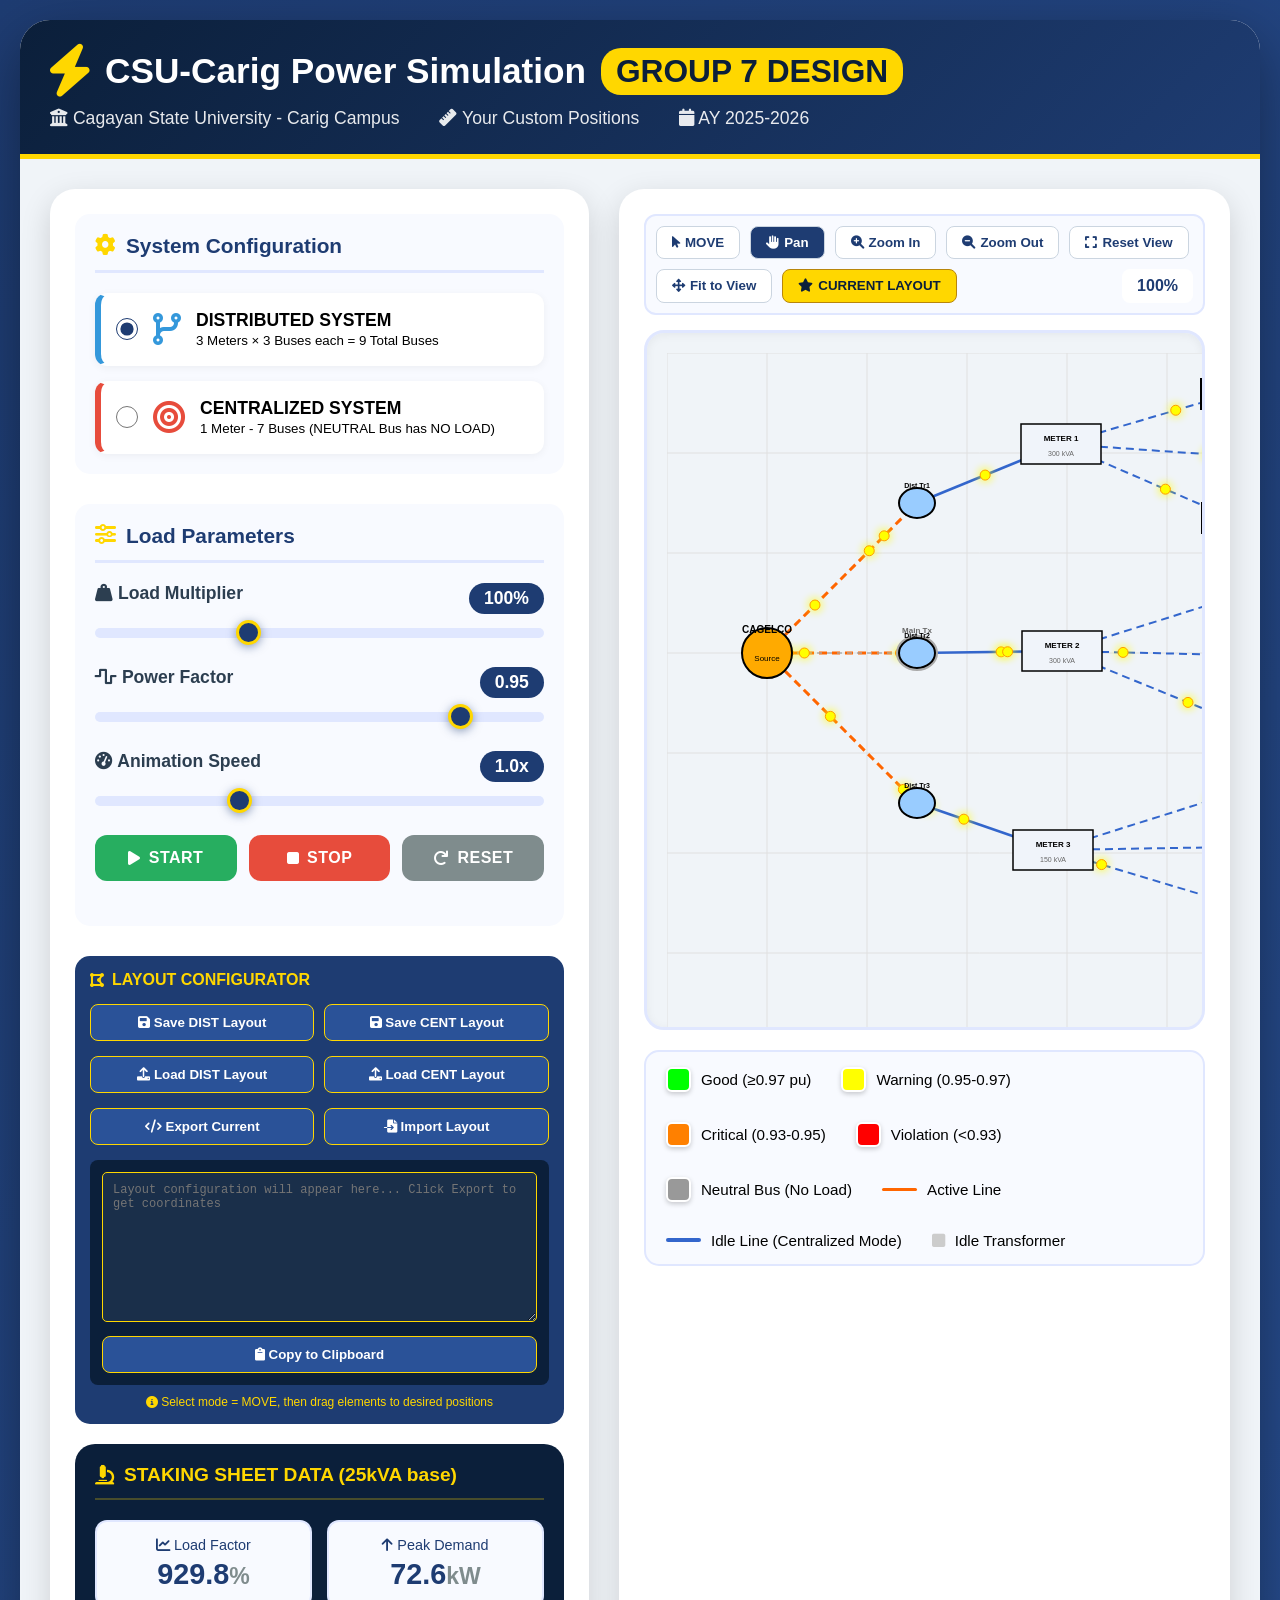
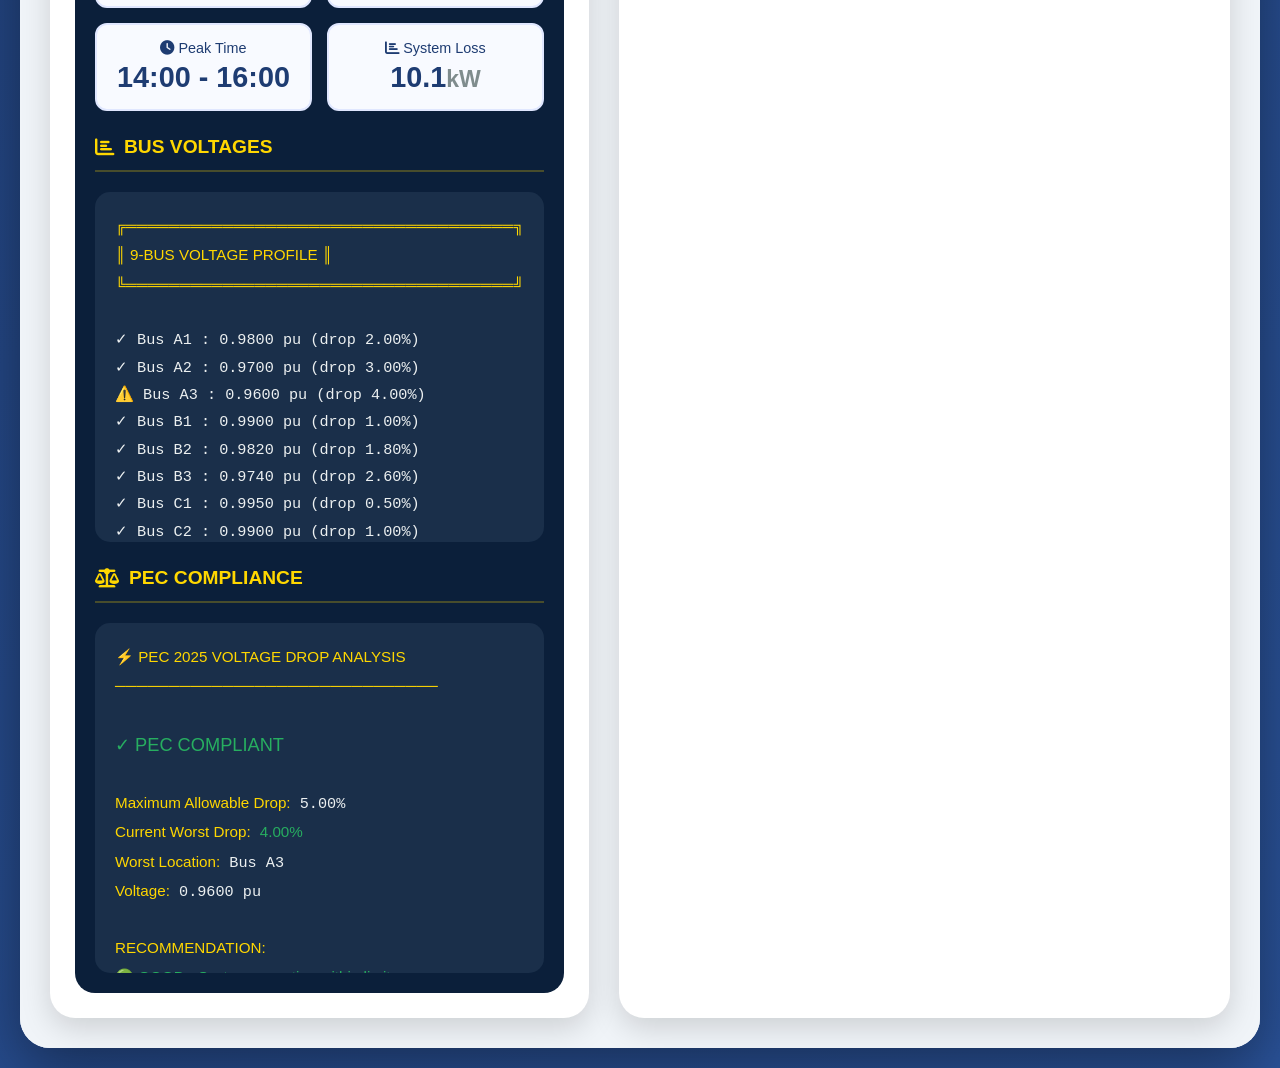
<file: F/index2.html>
<!DOCTYPE html>
<html lang="en">
<head>
    <meta charset="UTF-8">
    <meta name="viewport" content="width=device-width, initial-scale=1.0">
    <title>CSU-Carig Power Flow - YOUR EXACT LAYOUT</title>
    <style>
        * {
            margin: 0;
            padding: 0;
            box-sizing: border-box;
            font-family: 'Segoe UI', Tahoma, Geneva, Verdana, sans-serif;
        }

        body {
            background: linear-gradient(135deg, #1e3c72 0%, #2a5298 100%);
            min-height: 100vh;
            padding: 20px;
        }

        .container {
            max-width: 100%; /* Changed from 1800px to full width */
            margin: 0 auto;
            background: rgba(255, 255, 255, 0.98);
            border-radius: 30px;
            box-shadow: 0 20px 60px rgba(0, 0, 0, 0.4);
            overflow: hidden;
        }

        .header {
            background: linear-gradient(135deg, #0b1f3a, #1e3c72);
            color: white;
            padding: 25px 30px;
            border-bottom: 5px solid #ffd700;
        }

        .header h1 {
            font-size: 2.2em;
            margin-bottom: 10px;
            display: flex;
            align-items: center;
            gap: 15px;
        }

        .header h1 i {
            color: #ffd700;
            font-size: 1.5em;
        }

        .header .subtitle {
            font-size: 1.1em;
            opacity: 0.9;
            display: flex;
            gap: 40px;
            flex-wrap: wrap;
        }

        .badge {
            background: #ffd700;
            color: #0b1f3a;
            padding: 5px 15px;
            border-radius: 20px;
            font-weight: bold;
            font-size: 0.9em;
        }

        .main-content {
            display: flex;
            padding: 30px;
            gap: 30px;
            background: #f0f4f8;
        }

        .left-panel {
            flex: 0 0 450px;
            background: white;
            border-radius: 25px;
            box-shadow: 0 10px 30px rgba(0, 0, 0, 0.15);
            padding: 25px;
            height: fit-content;
        }

        .control-section {
            margin-bottom: 30px;
            background: #f8faff;
            border-radius: 15px;
            padding: 20px;
        }

        .control-section h3 {
            color: #1e3c72;
            margin-bottom: 20px;
            font-size: 1.3em;
            display: flex;
            align-items: center;
            gap: 10px;
            border-bottom: 3px solid #e0e7ff;
            padding-bottom: 12px;
        }

        .control-section h3 i {
            color: #ffd700;
        }

        .radio-group {
            display: flex;
            flex-direction: column;
            gap: 15px;
        }

        .radio-option {
            display: flex;
            align-items: center;
            gap: 15px;
            padding: 15px;
            background: white;
            border-radius: 12px;
            cursor: pointer;
            transition: all 0.3s;
            border: 2px solid transparent;
            box-shadow: 0 2px 8px rgba(0,0,0,0.05);
        }

        .radio-option:hover {
            transform: translateX(8px);
            box-shadow: 0 5px 15px rgba(0,0,0,0.1);
        }

        .radio-option.distributed {
            border-left: 6px solid #3498db;
        }

        .radio-option.centralized {
            border-left: 6px solid #e74c3c;
        }

        .radio-option input[type="radio"] {
            width: 22px;
            height: 22px;
            accent-color: #1e3c72;
        }

        .slider-group {
            margin-bottom: 25px;
        }

        .slider-label {
            display: flex;
            justify-content: space-between;
            margin-bottom: 10px;
            color: #2c3e50;
            font-weight: 600;
            font-size: 1.1em;
        }

        .slider {
            width: 100%;
            height: 10px;
            border-radius: 5px;
            background: #e0e7ff;
            outline: none;
            -webkit-appearance: none;
        }

        .slider::-webkit-slider-thumb {
            -webkit-appearance: none;
            width: 25px;
            height: 25px;
            border-radius: 50%;
            background: #1e3c72;
            cursor: pointer;
            box-shadow: 0 2px 10px rgba(30, 60, 114, 0.5);
            transition: all 0.2s;
            border: 3px solid #ffd700;
        }

        .slider::-webkit-slider-thumb:hover {
            transform: scale(1.2);
            background: #2a5298;
        }

        .value-badge {
            background: #1e3c72;
            color: white;
            padding: 5px 15px;
            border-radius: 25px;
            font-size: 1em;
            font-weight: bold;
        }

        .button-grid {
            display: grid;
            grid-template-columns: repeat(3, 1fr);
            gap: 12px;
            margin: 25px 0;
        }

        .btn {
            padding: 14px;
            border: none;
            border-radius: 12px;
            font-weight: 700;
            cursor: pointer;
            transition: all 0.3s;
            display: flex;
            align-items: center;
            justify-content: center;
            gap: 8px;
            font-size: 1em;
            letter-spacing: 0.5px;
        }

        .btn-start {
            background: #27ae60;
            color: white;
        }

        .btn-start:hover {
            background: #2ecc71;
            transform: translateY(-3px);
            box-shadow: 0 10px 20px rgba(39, 174, 96, 0.4);
        }

        .btn-stop {
            background: #e74c3c;
            color: white;
        }

        .btn-stop:hover {
            background: #c0392b;
            transform: translateY(-3px);
            box-shadow: 0 10px 20px rgba(231, 76, 60, 0.4);
        }

        .btn-reset {
            background: #7f8c8d;
            color: white;
        }

        .btn-reset:hover {
            background: #95a5a6;
            transform: translateY(-3px);
        }

        .config-section {
            background: #1e3c72;
            border-radius: 15px;
            padding: 15px;
            margin-top: 20px;
            color: white;
        }

        .config-section h4 {
            color: #ffd700;
            margin-bottom: 15px;
            display: flex;
            align-items: center;
            gap: 8px;
        }

        .config-buttons {
            display: grid;
            grid-template-columns: 1fr 1fr;
            gap: 10px;
            margin-bottom: 15px;
        }

        .config-btn {
            background: #2a5298;
            color: white;
            border: none;
            padding: 10px;
            border-radius: 8px;
            cursor: pointer;
            font-weight: 600;
            transition: all 0.2s;
            border: 1px solid #ffd700;
        }

        .config-btn:hover {
            background: #ffd700;
            color: #1e3c72;
        }

        .config-export {
            background: #0b1f3a;
            border-radius: 8px;
            padding: 12px;
            margin-top: 10px;
        }

        .config-export textarea {
            width: 100%;
            height: 150px;
            background: #1a2f4a;
            color: #ffd700;
            border: 1px solid #ffd700;
            border-radius: 5px;
            padding: 10px;
            font-family: monospace;
            font-size: 12px;
            resize: vertical;
            margin-bottom: 10px;
        }

        .canvas-toolbar {
            display: flex;
            gap: 10px;
            margin-bottom: 15px;
            padding: 10px;
            background: #f8faff;
            border-radius: 12px;
            border: 2px solid #e0e7ff;
            flex-wrap: wrap;
        }

        .canvas-btn {
            padding: 8px 15px;
            border: none;
            border-radius: 8px;
            background: white;
            color: #1e3c72;
            font-weight: 600;
            cursor: pointer;
            transition: all 0.2s;
            border: 1px solid #cbd5e0;
            display: flex;
            align-items: center;
            gap: 5px;
        }

        .canvas-btn:hover {
            background: #1e3c72;
            color: white;
        }

        .canvas-btn.active {
            background: #1e3c72;
            color: white;
        }

        .canvas-btn.special {
            background: #ffd700;
            color: #0b1f3a;
            border-color: #b8860b;
        }

        .canvas-btn.special:hover {
            background: #ffed4a;
        }

        .zoom-level {
            margin-left: auto;
            padding: 8px 15px;
            background: white;
            border-radius: 8px;
            font-weight: 600;
            color: #1e3c72;
        }

        .data-panel {
            background: #0b1f3a;
            border-radius: 20px;
            padding: 20px;
            color: #ecf0f1;
            margin-top: 20px;
        }

        .data-panel h4 {
            color: #ffd700;
            margin-bottom: 20px;
            font-size: 1.2em;
            display: flex;
            align-items: center;
            gap: 10px;
            border-bottom: 2px solid #ffd70040;
            padding-bottom: 12px;
        }

        .data-content {
            font-family: 'Courier New', monospace;
            font-size: 0.95em;
            line-height: 1.8;
            background: #1a2f4a;
            padding: 20px;
            border-radius: 15px;
            max-height: 350px;
            overflow-y: auto;
        }

        .data-content::-webkit-scrollbar {
            width: 8px;
        }

        .data-content::-webkit-scrollbar-track {
            background: #1a2f4a;
        }

        .data-content::-webkit-scrollbar-thumb {
            background: #ffd700;
            border-radius: 4px;
        }

        .right-panel {
            flex: 1;
            min-width: 0; /* Important for flexbox */
            background: white;
            border-radius: 25px;
            box-shadow: 0 10px 30px rgba(0, 0, 0, 0.15);
            padding: 25px;
            display: flex;
            flex-direction: column;
        }

        .canvas-container {
            background: #f0f4f8;
            border-radius: 20px;
            padding: 20px;
            position: relative;
            overflow: auto; /* Changed from 'hidden' to 'auto' for scrolling */
            height: 700px; /* Increased height */
            width: 100%;
            border: 3px solid #e0e7ff;
            box-shadow: inset 0 2px 10px rgba(0,0,0,0.05);
            cursor: grab;
        }

        .canvas-container:active {
            cursor: grabbing;
        }

        #powerCanvas {
            display: block;
            background: #f0f4f8;
            width: 2500px; /* Fixed larger width */
            height: 1800px; /* Fixed larger height */
            max-width: none;
            transform-origin: 0 0;
        }

        .legend {
            display: flex;
            gap: 30px;
            margin-top: 20px;
            padding: 15px 20px;
            background: #f8faff;
            border-radius: 15px;
            flex-wrap: wrap;
            border: 2px solid #e0e7ff;
        }

        .legend-item {
            display: flex;
            align-items: center;
            gap: 10px;
            font-size: 0.95em;
        }

        .color-box {
            width: 25px;
            height: 25px;
            border-radius: 6px;
            border: 2px solid white;
            box-shadow: 0 2px 5px rgba(0,0,0,0.2);
        }

        .color-box.green { background: #00ff00; }
        .color-box.yellow { background: #ffff00; }
        .color-box.orange { background: #ff8000; }
        .color-box.red { background: #ff0000; }
        .color-box.gray { background: #999999; } /* Added for neutral bus */
        .color-box.primary { background: #ff6600; }
        .color-box.secondary { background: #3366cc; }

        .line-sample {
            width: 35px;
            height: 3px;
            background: #ff6600;
            border-radius: 3px;
        }

        .line-sample.secondary {
            background: #3366cc;
            border: 2px dashed #3366cc;
            height: 0;
        }

        .metrics-grid {
            display: grid;
            grid-template-columns: repeat(2, 1fr);
            gap: 15px;
            margin: 20px 0;
        }

        .metric-card {
            background: #f8faff;
            border-radius: 12px;
            padding: 15px;
            text-align: center;
            border: 2px solid #e0e7ff;
        }

        .metric-card .label {
            color: #1e3c72;
            font-size: 0.9em;
            margin-bottom: 5px;
        }

        .metric-card .value {
            font-size: 1.8em;
            font-weight: bold;
            color: #1e3c72;
        }

        .metric-card .unit {
            font-size: 0.8em;
            color: #7f8c8d;
        }

        .mode-indicator {
            position: absolute;
            top: 10px;
            right: 10px;
            padding: 8px 15px;
            border-radius: 20px;
            background: rgba(0,0,0,0.7);
            color: white;
            font-weight: bold;
            z-index: 1000;
        }
    </style>
    <!-- Font Awesome -->
    <link rel="stylesheet" href="https://cdnjs.cloudflare.com/ajax/libs/font-awesome/6.0.0/css/all.min.css">
</head>
<body>
    <div class="container">
        <div class="header">
            <h1>
                <i class="fas fa-bolt"></i>
                CSU-Carig Power Simulation
                <span class="badge">GROUP 7 DESIGN</span>
            </h1>
            <div class="subtitle">
                <span><i class="fas fa-university"></i> Cagayan State University - Carig Campus</span>
                <span><i class="fas fa-ruler"></i> Your Custom Positions</span>
                <span><i class="fas fa-calendar"></i> AY 2025-2026</span>
            </div>
        </div>

        <div class="main-content">
            <!-- Left Panel -->
            <div class="left-panel">
                <div class="control-section">
                    <h3><i class="fas fa-cog"></i> System Configuration</h3>
                    <div class="radio-group">
                        <label class="radio-option distributed">
                            <input type="radio" name="system" value="distributed" checked onchange="changeSystem('distributed')">
                            <i class="fas fa-code-branch fa-2x" style="color: #3498db;"></i>
                            <div>
                                <strong style="font-size: 1.1em;">DISTRIBUTED SYSTEM</strong><br>
                                <small>3 Meters × 3 Buses each = 9 Total Buses</small>
                            </div>
                        </label>
                        <label class="radio-option centralized">
                            <input type="radio" name="system" value="centralized" onchange="changeSystem('centralized')">
                            <i class="fas fa-bullseye fa-2x" style="color: #e74c3c;"></i>
                            <div>
                                <strong style="font-size: 1.1em;">CENTRALIZED SYSTEM</strong><br>
                                <small>1 Meter - 7 Buses (NEUTRAL Bus has NO LOAD)</small>
                            </div>
                        </label>
                    </div>
                </div>

                <div class="control-section">
                    <h3><i class="fas fa-sliders-h"></i> Load Parameters</h3>
                    
                    <div class="slider-group">
                        <div class="slider-label">
                            <span><i class="fas fa-weight-hanging"></i> Load Multiplier</span>
                            <span class="value-badge" id="loadValue">100%</span>
                        </div>
                        <input type="range" class="slider" id="loadSlider" min="0.5" max="2.0" step="0.1" value="1.0" oninput="updateLoad(this.value)">
                    </div>

                    <div class="slider-group">
                        <div class="slider-label">
                            <span><i class="fas fa-wave-square"></i> Power Factor</span>
                            <span class="value-badge" id="pfValue">0.95</span>
                        </div>
                        <input type="range" class="slider" id="pfSlider" min="0.7" max="1.0" step="0.01" value="0.95" oninput="updatePF(this.value)">
                    </div>

                    <div class="slider-group">
                        <div class="slider-label">
                            <span><i class="fas fa-tachometer-alt"></i> Animation Speed</span>
                            <span class="value-badge" id="speedValue">1.0x</span>
                        </div>
                        <input type="range" class="slider" id="speedSlider" min="0.1" max="3.0" step="0.1" value="1.0" oninput="updateSpeed(this.value)">
                    </div>

                    <div class="button-grid">
                        <button class="btn btn-start" onclick="startAnimation()">
                            <i class="fas fa-play"></i> START
                        </button>
                        <button class="btn btn-stop" onclick="stopAnimation()">
                            <i class="fas fa-stop"></i> STOP
                        </button>
                        <button class="btn btn-reset" onclick="resetSimulation()">
                            <i class="fas fa-redo"></i> RESET
                        </button>
                    </div>
                </div>

                <!-- LAYOUT CONFIGURATION PANEL -->
                <div class="config-section">
                    <h4><i class="fas fa-draw-polygon"></i> LAYOUT CONFIGURATOR</h4>
                    
                    <div class="config-buttons">
                        <button class="config-btn" onclick="saveDistributedLayout()">
                            <i class="fas fa-save"></i> Save DIST Layout
                        </button>
                        <button class="config-btn" onclick="saveCentralizedLayout()">
                            <i class="fas fa-save"></i> Save CENT Layout
                        </button>
                    </div>
                    
                    <div class="config-buttons">
                        <button class="config-btn" onclick="loadDistributedLayout()">
                            <i class="fas fa-upload"></i> Load DIST Layout
                        </button>
                        <button class="config-btn" onclick="loadCentralizedLayout()">
                            <i class="fas fa-upload"></i> Load CENT Layout
                        </button>
                    </div>
                    
                    <div class="config-buttons">
                        <button class="config-btn" onclick="exportCurrentLayout()">
                            <i class="fas fa-code"></i> Export Current
                        </button>
                        <button class="config-btn" onclick="importLayout()">
                            <i class="fas fa-file-import"></i> Import Layout
                        </button>
                    </div>
                    
                    <div class="config-export">
                        <textarea id="layoutConfigText" placeholder="Layout configuration will appear here... Click Export to get coordinates"></textarea>
                        <button class="config-btn" style="width: 100%;" onclick="copyToClipboard()">
                            <i class="fas fa-clipboard"></i> Copy to Clipboard
                        </button>
                    </div>
                    
                    <div style="margin-top: 10px; color: #ffd700; font-size: 12px; text-align: center;">
                        <i class="fas fa-info-circle"></i> Select mode = MOVE, then drag elements to desired positions
                    </div>
                </div>

                <!-- Technical Analysis Panel -->
                <div class="data-panel">
                    <h4><i class="fas fa-microscope"></i> STAKING SHEET DATA (25kVA base)</h4>
                    <div class="metrics-grid" id="loadMetrics">
                        <!-- Populated by JavaScript -->
                    </div>

                    <h4 style="margin-top: 25px;"><i class="fas fa-chart-bar"></i> BUS VOLTAGES</h4>
                    <div class="data-content" id="dataDisplay">
                        Loading system data...
                    </div>

                    <h4 style="margin-top: 25px;"><i class="fas fa-balance-scale"></i> PEC COMPLIANCE</h4>
                    <div class="data-content" id="complianceDisplay">
                        Calculating compliance...
                    </div>
                </div>
            </div>

            <!-- Right Panel -->
            <div class="right-panel">
                <div class="canvas-toolbar">
                    <button class="canvas-btn" onclick="setMode('select')" id="modeSelect">
                        <i class="fas fa-mouse-pointer"></i> MOVE
                    </button>
                    <button class="canvas-btn" onclick="setMode('pan')" id="modePan">
                        <i class="fas fa-hand-paper"></i> Pan
                    </button>
                    <button class="canvas-btn" onclick="zoomIn()">
                        <i class="fas fa-search-plus"></i> Zoom In
                    </button>
                    <button class="canvas-btn" onclick="zoomOut()">
                        <i class="fas fa-search-minus"></i> Zoom Out
                    </button>
                    <button class="canvas-btn" onclick="resetView()">
                        <i class="fas fa-expand"></i> Reset View
                    </button>
                    <button class="canvas-btn" onclick="fitToView()">
                        <i class="fas fa-arrows-alt"></i> Fit to View
                    </button>
                    <button class="canvas-btn special" onclick="loadYourLayout()">
                        <i class="fas fa-star"></i> CURRENT LAYOUT
                    </button>
                    <span class="zoom-level" id="zoomLevel">100%</span>
                </div>
                <div class="canvas-container" id="canvasContainer">
                    <canvas id="powerCanvas" width="2500" height="1800"></canvas>
                </div>

                <!-- Legend -->
                <div class="legend">
                    <div class="legend-item">
                        <div class="color-box green"></div>
                        <span>Good (≥0.97 pu)</span>
                    </div>
                    <div class="legend-item">
                        <div class="color-box yellow"></div>
                        <span>Warning (0.95-0.97)</span>
                    </div>
                    <div class="legend-item">
                        <div class="color-box orange"></div>
                        <span>Critical (0.93-0.95)</span>
                    </div>
                    <div class="legend-item">
                        <div class="color-box red"></div>
                        <span>Violation (<0.93)</span>
                    </div>
                    <div class="legend-item">
                        <div class="color-box gray"></div>
                        <span>Neutral Bus (No Load)</span>
                    </div>
                    <div class="legend-item">
                        <div class="line-sample"></div>
                        <span>Active Line</span>
                    </div>
                    <div class="legend-item">
                        <div class="line-sample secondary"></div>
                        <span>Idle Line (Centralized Mode)</span>
                    </div>
                    <div class="legend-item">
                        <i class="fas fa-square" style="color: #ccc;"></i>
                        <span>Idle Transformer</span>
                    </div>
                </div>
            </div>
        </div>
    </div>

    <script>
        // System state
        let systemType = 'distributed';
        let animationRunning = true;
        let loadMultiplier = 1.0;
        let powerFactor = 0.95;
        let animationSpeed = 1.0;
        let animationFrame;
        
        const transformerPF = 0.9;

        // EXACT BUS NAMES FROM YOUR IMAGES
        const distBusNames = [
            "Bus A1", "Bus A2", "Bus A3",
            "Bus B1", "Bus B2", "Bus B3",
            "Bus C1", "Bus C2", "Bus C3"
        ];

        const centBusNames = [
            "Bus 1", "Bus 2", "Bus 3", 
            "Bus 4", "Bus 5", "Bus 6", "Bus 7 (NEUTRAL)"
        ];

        let busNames = distBusNames;

        // EXACT KVA RATINGS FROM YOUR IMAGES
        const distBuses = [
            { name: "Bus A1", kva: 100 },
            { name: "Bus A2", kva: 100 },
            { name: "Bus A3", kva: 100 },
            { name: "Bus B1", kva: 100 },
            { name: "Bus B2", kva: 100 },
            { name: "Bus B3", kva: 100 },
            { name: "Bus C1", kva: 50 },
            { name: "Bus C2", kva: 50 },
            { name: "Bus C3", kva: 50 }
        ];

        const centBuses = [
            { name: "Bus 1", kva: 150 },
            { name: "Bus 2", kva: 150 },
            { name: "Bus 3", kva: 150 },
            { name: "Bus 4", kva: 100 },
            { name: "Bus 5", kva: 100 },
            { name: "Bus 6", kva: 50 },
            { name: "Bus 7 (Neutral)", kva: 0 } // Neutral bus has 0 kVA
        ];

        let Pbase = [];
        let Qbase = [];

        function updatePbase() {
            if (systemType === 'distributed') {
                Pbase = distBuses.map(bus => bus.kva * transformerPF);
                Qbase = distBuses.map(bus => bus.kva * Math.sqrt(1 - transformerPF * transformerPF));
            } else {
                Pbase = centBuses.map(bus => bus.kva * transformerPF);
                Qbase = centBuses.map(bus => bus.kva * Math.sqrt(1 - transformerPF * transformerPF));
            }
        }
        updatePbase();

        // Fixed positions (CAGELCO source and main transformer)
        const sourcePos = { x: 100, y: 300 };
        const mainTxPos = { x: 250, y: 300 };

        // ===========================================
        // YOUR EXACT LAYOUT CONFIGURATIONS
        // ===========================================
        
        // YOUR DISTRIBUTED LAYOUT - Bus positions
        const yourDistBusPositions = [
            { x: 564, y: 41 },   // Bus A1
            { x: 565, y: 165 },  // Bus A2
            { x: 566, y: 103 },  // Bus A3
            { x: 567, y: 244 },  // Bus B1
            { x: 567, y: 302 },  // Bus B2
            { x: 569, y: 369 },  // Bus B3
            { x: 567, y: 440 },  // Bus C1
            { x: 567, y: 494 },  // Bus C2
            { x: 566, y: 551 }   // Bus C3
        ];

        // YOUR DISTRIBUTED LAYOUT - Meter positions
        const yourDistMeterPos = {
            'METER 1 (300 kVA)': { x: 394, y: 91 },
            'METER 2 (300 kVA)': { x: 395, y: 298 },
            'METER 3 (150 kVA)': { x: 386, y: 497 }
        };

        // YOUR DISTRIBUTED LAYOUT - Transformer positions
        const yourDistTxPos = [
            { x: 250, y: 150 },  // Dist Tx for METER 1
            { x: 250, y: 300 },  // Dist Tx for METER 2
            { x: 250, y: 450 }   // Dist Tx for METER 3
        ];

        // YOUR CENTRALIZED LAYOUT - Bus positions (7 buses)
        const yourCentBusPositions = [
            { x: 606, y: 113 },  // Bus 1
            { x: 604, y: 173 },  // Bus 2
            { x: 601, y: 237 },  // Bus 3
            { x: 601, y: 298 },  // Bus 4
            { x: 601, y: 365 },  // Bus 5
            { x: 606, y: 433 },  // Bus 6
            { x: 606, y: 501 }   // Bus 7 (Neutral)
        ];

        // YOUR CENTRALIZED LAYOUT - Meter position
        const yourCentMeterPos = {
            'Catgelo 1 → (Met) 750 kVA': { x: 374, y: 296 }
        };

        // DISTRIBUTED DEFAULT LAYOUT (for reference)
        const distDefaultBusPositions = [
            { x: 400, y: 150 },  // Bus A1
            { x: 600, y: 150 },  // Bus A2
            { x: 800, y: 150 },  // Bus A3
            { x: 400, y: 300 },  // Bus B1
            { x: 600, y: 300 },  // Bus B2
            { x: 800, y: 300 },  // Bus B3
            { x: 400, y: 450 },  // Bus C1
            { x: 600, y: 450 },  // Bus C2
            { x: 800, y: 450 }   // Bus C3
        ];

        // CENTRALIZED DEFAULT LAYOUT (for reference)
        const centDefaultBusPositions = [
            { x: 300, y: 300 },  // Bus 1
            { x: 450, y: 300 },  // Bus 2
            { x: 600, y: 300 },  // Bus 3
            { x: 750, y: 300 },  // Bus 4
            { x: 900, y: 300 },  // Bus 5
            { x: 1050, y: 300 }, // Bus 6
            { x: 1200, y: 300 }  // Bus 7 (Neutral)
        ];

        // DISTRIBUTED DEFAULT METER POSITIONS
        const distDefaultMeterPos = {
            'METER 1 (300 kVA)': { x: 400, y: 50 },
            'METER 2 (300 kVA)': { x: 400, y: 250 },
            'METER 3 (150 kVA)': { x: 400, y: 400 }
        };

        // CENTRALIZED DEFAULT METER POSITIONS
        const centDefaultMeterPos = {
            'Catgelo 1 → (Met) 750 kVA': { x: 600, y: 100 }
        };

        // DISTRIBUTED DEFAULT TRANSFORMER POSITIONS
        const distDefaultTxPos = [
            { x: 250, y: 150 },  // Dist Tx for METER 1
            { x: 250, y: 300 },  // Dist Tx for METER 2
            { x: 250, y: 450 }   // Dist Tx for METER 3
        ];

        // ===========================================
        // VARIABLE DECLARATIONS - ALL AT THE TOP
        // ===========================================
        let busPositions = [];
        let meterPos = {};
        let distTxPos = [];
        let particles = [];
        let busVoltages = [];
        let savedDistLayout = null;
        let savedCentLayout = null;

        // Interactive canvas variables
        let scale = 1.0;
        let offsetX = 0;
        let offsetY = 0;
        let isDragging = false;
        let lastX, lastY;
        let mode = 'pan';
        let selectedElement = null;
        let selectedType = null;
        let selectedIndex = null;
        let selectedName = null;
        let dragOffsetX, dragOffsetY;

        // ===========================================
        // LAYOUT FUNCTIONS
        // ===========================================
        
        function loadYourDistributedLayout() {
            busPositions = JSON.parse(JSON.stringify(yourDistBusPositions));
            meterPos = JSON.parse(JSON.stringify(yourDistMeterPos));
            distTxPos = JSON.parse(JSON.stringify(yourDistTxPos));
            if (typeof initParticles === 'function') {
                initParticles();
            }
            if (typeof drawCanvas === 'function') {
                drawCanvas();
            }
        }

        function loadYourCentralizedLayout() {
            busPositions = JSON.parse(JSON.stringify(yourCentBusPositions));
            meterPos = JSON.parse(JSON.stringify(yourCentMeterPos));
            distTxPos = [];
            if (typeof initParticles === 'function') {
                initParticles();
            }
            if (typeof drawCanvas === 'function') {
                drawCanvas();
            }
        }

        function loadYourLayout() {
            if (systemType === 'distributed') {
                loadYourDistributedLayout();
            } else {
                loadYourCentralizedLayout();
            }
        }

        function setDefaultPositions() {
            if (systemType === 'distributed') {
                busPositions = JSON.parse(JSON.stringify(distDefaultBusPositions));
                meterPos = JSON.parse(JSON.stringify(distDefaultMeterPos));
                distTxPos = JSON.parse(JSON.stringify(distDefaultTxPos));
            } else {
                busPositions = JSON.parse(JSON.stringify(centDefaultBusPositions));
                meterPos = JSON.parse(JSON.stringify(centDefaultMeterPos));
                distTxPos = [];
            }
            if (typeof initParticles === 'function') {
                initParticles();
            }
            if (typeof drawCanvas === 'function') {
                drawCanvas();
            }
        }

        function updateBusVoltagesArray() {
            const size = systemType === 'distributed' ? 9 : 7;
            busVoltages = new Array(size).fill(1.0);
        }
        updateBusVoltagesArray();

        // ===========================================
        // LAYOUT CONFIGURATION FUNCTIONS
        // ===========================================
        
        function saveDistributedLayout() {
            savedDistLayout = {
                busPositions: JSON.parse(JSON.stringify(busPositions)),
                meterPos: JSON.parse(JSON.stringify(meterPos)),
                distTxPos: JSON.parse(JSON.stringify(distTxPos))
            };
            alert('Distributed layout saved!');
            exportCurrentLayout();
        }

        function saveCentralizedLayout() {
            savedCentLayout = {
                busPositions: JSON.parse(JSON.stringify(busPositions)),
                meterPos: JSON.parse(JSON.stringify(meterPos))
            };
            alert('Centralized layout saved!');
            exportCurrentLayout();
        }

        function loadDistributedLayout() {
            if (savedDistLayout) {
                busPositions = JSON.parse(JSON.stringify(savedDistLayout.busPositions));
                meterPos = JSON.parse(JSON.stringify(savedDistLayout.meterPos));
                distTxPos = JSON.parse(JSON.stringify(savedDistLayout.distTxPos));
                initParticles();
                drawCanvas();
                alert('Distributed layout loaded!');
            } else {
                alert('No saved distributed layout found. Save one first.');
            }
        }

        function loadCentralizedLayout() {
            if (savedCentLayout) {
                busPositions = JSON.parse(JSON.stringify(savedCentLayout.busPositions));
                meterPos = JSON.parse(JSON.stringify(savedCentLayout.meterPos));
                initParticles();
                drawCanvas();
                alert('Centralized layout loaded!');
            } else {
                alert('No saved centralized layout found. Save one first.');
            }
        }

        function exportCurrentLayout() {
            let layoutData;
            
            if (systemType === 'distributed') {
                layoutData = {
                    type: 'distributed',
                    busPositions: busPositions,
                    meterPos: meterPos,
                    distTxPos: distTxPos
                };
            } else {
                layoutData = {
                    type: 'centralized',
                    busPositions: busPositions,
                    meterPos: meterPos
                };
            }
            
            const jsonString = JSON.stringify(layoutData, null, 2);
            document.getElementById('layoutConfigText').value = jsonString;
        }

        function importLayout() {
            try {
                const jsonString = document.getElementById('layoutConfigText').value;
                const layoutData = JSON.parse(jsonString);
                
                if (layoutData.type === 'distributed' && systemType === 'distributed') {
                    busPositions = layoutData.busPositions;
                    meterPos = layoutData.meterPos;
                    distTxPos = layoutData.distTxPos;
                    initParticles();
                    drawCanvas();
                    alert('Distributed layout imported!');
                } else if (layoutData.type === 'centralized' && systemType === 'centralized') {
                    busPositions = layoutData.busPositions;
                    meterPos = layoutData.meterPos;
                    initParticles();
                    drawCanvas();
                    alert('Centralized layout imported!');
                } else {
                    alert(`Layout type mismatch. Current system is ${systemType} but layout is ${layoutData.type}`);
                }
            } catch (e) {
                alert('Invalid layout configuration: ' + e.message);
            }
        }

        function copyToClipboard() {
            const textarea = document.getElementById('layoutConfigText');
            textarea.select();
            document.execCommand('copy');
            alert('Layout copied to clipboard!');
        }

        // ===========================================
        // VOLTAGE CALCULATION - IMPROVED NEUTRAL HANDLING
        // ===========================================
        // ===========================================
        // FIXED VOLTAGE CALCULATION
        // Replace your existing calculateVoltages() function with this
        // ===========================================
                // ===========================================
        // NEW VOLTAGE CALCULATION USING ACTUAL LINE DATA
        // ===========================================
       function calculateVoltages() {
    const size = systemType === 'distributed' ? 9 : 7;
    const voltages = new Array(size).fill(1.0);
    
    if (systemType === 'distributed') {
        // Simple direct formula that responds to LM and PF
        for (let i = 0; i < 9; i++) {
            // Group A (buses 0-2) - highest drop
            if (i < 3) {
                // Base voltage decreases with distance
                let baseDrop = 0.98 - (i * 0.01);
                // Load effect - directly multiply by LM
                let loadEffect = (loadMultiplier - 1.0) * 0.05;
                // PF effect - lower PF = lower voltage
                let pfEffect = (0.95 - powerFactor) * 0.1;
                
                voltages[i] = baseDrop - loadEffect - pfEffect;
            }
            // Group B (buses 3-5) - medium drop
            else if (i < 6) {
                let baseDrop = 0.99 - ((i-3) * 0.008);
                let loadEffect = (loadMultiplier - 1.0) * 0.04;
                let pfEffect = (0.95 - powerFactor) * 0.08;
                
                voltages[i] = baseDrop - loadEffect - pfEffect;
            }
            // Group C (buses 6-8) - lowest drop
            else {
                let baseDrop = 0.995 - ((i-6) * 0.005);
                let loadEffect = (loadMultiplier - 1.0) * 0.02;
                let pfEffect = (0.95 - powerFactor) * 0.05;
                
                voltages[i] = baseDrop - loadEffect - pfEffect;
            }
            
            // Clamp to realistic range
            voltages[i] = Math.max(0.75, Math.min(1.02, voltages[i]));
        }
    } else {
        // CENTRALIZED
        for (let i = 0; i < 7; i++) {
            if (i === 6) {
                voltages[i] = 0.01; // Neutral
            } else {
                // Progressive drop - each bus has lower voltage
                let baseDrop = 0.98 - (i * 0.015);
                // Load effect - stronger for centralized
                let loadEffect = (loadMultiplier - 1.0) * 0.08;
                // PF effect - stronger for centralized
                let pfEffect = (0.95 - powerFactor) * 0.15;
                
                voltages[i] = baseDrop - loadEffect - pfEffect;
                voltages[i] = Math.max(0.75, Math.min(1.02, voltages[i]));
            }
        }
    }
    
    return voltages;
}

                // In drawCanvas() function, add line thickness variation based on impedance
        function drawLine(ctx, a, b, dashed = false, color = '#e67e22', width = 3, active = true) {
            ctx.beginPath();
            ctx.moveTo(a.x, a.y);
            ctx.lineTo(b.x, b.y);
            
            // Adjust line thickness based on impedance (higher impedance = thicker line)
            const lineWidth = width * (1 + impedance * 10);
            
            if (!active) {
                ctx.strokeStyle = '#aaaaaa';
                ctx.lineWidth = lineWidth * 0.7;
                ctx.setLineDash([5, 5]);
            } else {
                ctx.strokeStyle = color;
                ctx.lineWidth = lineWidth;
                if (dashed) {
                    ctx.setLineDash([8, 5]);
                } else {
                    ctx.setLineDash([]);
                }
            }
            
            ctx.stroke();
            ctx.setLineDash([]);
        }

        // Get color based on voltage - IMPROVED FOR NEUTRAL BUS
        function getVoltageColor(voltage, isNeutral = false) {
            if (isNeutral) return '#999999'; // Gray for neutral bus
            if (voltage >= 0.97) return '#00ff00';
            if (voltage >= 0.95) return '#ffff00';
            if (voltage >= 0.93) return '#ff8000';
            return '#ff0000';
        }

        // Calculate load factor - EXCLUDE NEUTRAL BUS
        function calculateLoadFactor() {
            // Filter out neutral bus (index 6) for centralized system
            let activePbase = [...Pbase];
            if (systemType === 'centralized') {
                activePbase = Pbase.filter((_, index) => index !== 6);
            }
            
            const totalLoad = activePbase.reduce((a, b) => a + b, 0) * loadMultiplier;
            const peakFromHistorical = 24.2 * 3 * loadMultiplier;
            
            return {
                loadFactor: (totalLoad / peakFromHistorical) * 100,
                peakDemand: peakFromHistorical,
                avgDemand: totalLoad,
                peakTime: '14:00 - 16:00'
            };
        }

        // Update displays
        function updateLoadMetrics() {
            const lf = calculateLoadFactor();
            
            // Calculate total load excluding neutral
            let activePbase = [...Pbase];
            if (systemType === 'centralized') {
                activePbase = Pbase.filter((_, index) => index !== 6);
            }
            const totalLoad = activePbase.reduce((a, b) => a + b, 0) * loadMultiplier;
            const totalLoss = totalLoad * (systemType === 'distributed' ? 0.015 : 0.03);

            const metricsHtml = `
                <div class="metric-card">
                    <div class="label"><i class="fas fa-chart-line"></i> Load Factor</div>
                    <div class="value">${lf.loadFactor.toFixed(1)}<span class="unit">%</span></div>
                </div>
                <div class="metric-card">
                    <div class="label"><i class="fas fa-arrow-up"></i> Peak Demand</div>
                    <div class="value">${lf.peakDemand.toFixed(1)}<span class="unit">kW</span></div>
                </div>
                <div class="metric-card">
                    <div class="label"><i class="fas fa-clock"></i> Peak Time</div>
                    <div class="value">${lf.peakTime}</div>
                </div>
                <div class="metric-card">
                    <div class="label"><i class="fas fa-chart-bar"></i> System Loss</div>
                    <div class="value">${totalLoss.toFixed(1)}<span class="unit">kW</span></div>
                </div>
            `;
            
            document.getElementById('loadMetrics').innerHTML = metricsHtml;
        }

                    // Update data display
                    // Update data display
            function updateDataDisplay() {
                busVoltages = calculateVoltages();
                const currentBusNames = systemType === 'distributed' ? distBusNames : centBusNames;
                
                // Calculate total load excluding neutral
                let activePbase = [...Pbase];
                if (systemType === 'centralized') {
                    activePbase = Pbase.filter((_, index) => index !== 6);
                }
                const totalLoad = activePbase.reduce((a, b) => a + b, 0) * loadMultiplier;
                
                let html = `
                    <span style="color: #ffd700;">╔════════════════════════════════════╗</span><br>
                    <span style="color: #ffd700;">║   ${systemType === 'distributed' ? '9-BUS' : '7-BUS'} VOLTAGE PROFILE ║</span><br>
                    <span style="color: #ffd700;">╚════════════════════════════════════╝</span><br>
                    <br>
                `;
                
                for (let i = 0; i < busVoltages.length; i++) {
                    if (systemType === 'centralized' && i === 6) {
                        // Neutral bus - special display
                        html += `⚡ ${currentBusNames[i].padEnd(15)}: ${busVoltages[i].toFixed(4)} pu (NO LOAD)<br>`;
                    } else {
                        const status = busVoltages[i] >= 0.97 ? '✓' : (busVoltages[i] >= 0.95 ? '⚠️' : '❌');
                        const drop = ((1.0 - busVoltages[i]) * 100).toFixed(2);
                        html += `${status} ${currentBusNames[i].padEnd(15)}: ${busVoltages[i].toFixed(4)} pu (drop ${drop}%)<br>`;
                    }
                }
                
                html += `<br><span style="color: #ffd700;">──────────────────────────────</span><br>`;
                html += `<span style="color: #3498db;">Total Load:</span> ${totalLoad.toFixed(2)} kW<br>`;
                html += `<span style="color: #3498db;">Power Factor:</span> ${powerFactor.toFixed(2)}<br>`;
                html += `<span style="color: #3498db;">Mode:</span> ${systemType === 'distributed' ? 'Distributed (9 buses)' : 'Centralized (7 buses)'}<br>`;
                html += `<span style="color: #3498db;">System Capacity:</span> 750 kVA (Meters: 300+300+150 kVA)<br>`;
                
                // ===========================================
                // ADD LINE IMPEDANCE DATA DISPLAY
                // ===========================================
                html += `<br><span style="color: #ffd700;">📏 LINE IMPEDANCE DATA (from staking sheet):</span><br>`;
                html += `<span style="color: #ffd700;">──────────────────────────────</span><br>`;
                
                if (systemType === 'distributed') {
                    // Calculate impedance magnitudes
                    const z1 = Math.sqrt(0.0114**2 + 0.0473**2).toFixed(4);
                    const z2 = Math.sqrt(0.0055**2 + 0.0226**2).toFixed(4);
                    const z3 = Math.sqrt(0.0011**2 + 0.0046**2).toFixed(4);
                    
                    html += `<span style="color: #3498db;">METER 1 (Group A):</span> R=0.0114 Ω, X=0.0473 Ω | Z=${z1} Ω<br>`;
                    html += `<span style="color: #3498db;">METER 2 (Group B):</span> R=0.0055 Ω, X=0.0226 Ω | Z=${z2} Ω<br>`;
                    html += `<span style="color: #3498db;">METER 3 (Group C):</span> R=0.0011 Ω, X=0.0046 Ω | Z=${z3} Ω<br>`;
                    
                    // Add voltage drop comparison based on impedance
                    const drop1 = ((1.0 - busVoltages[2]) * 100).toFixed(2); // A3 drop
                    const drop2 = ((1.0 - busVoltages[5]) * 100).toFixed(2); // B3 drop
                    const drop3 = ((1.0 - busVoltages[8]) * 100).toFixed(2); // C3 drop
                    
                    html += `<br><span style="color: #ffd700;">📊 VOLTAGE DROP by GROUP (at farthest bus):</span><br>`;
                    html += `  Group A (high Z): ${drop1}% drop<br>`;
                    html += `  Group B (medium Z): ${drop2}% drop<br>`;
                    html += `  Group C (low Z): ${drop3}% drop<br>`;
                    
                } else {
                    // Centralized system line data
                    const zCent = Math.sqrt(0.0158**2 + 0.0656**2).toFixed(4);
                    
                    html += `<span style="color: #e74c3c;">MAIN LINE:</span> R=0.0158 Ω, X=0.0656 Ω | Z=${zCent} Ω<br>`;
                    html += `<span style="color: #ffd700;">Note:</span> Single line feeds all 6 load buses<br>`;
                    
                    // Show progressive drop
                    html += `<br><span style="color: #ffd700;">📊 PROGRESSIVE VOLTAGE DROP:</span><br>`;
                    for (let i = 0; i < 6; i++) {
                        const drop = ((1.0 - busVoltages[i]) * 100).toFixed(2);
                        html += `  Bus ${i+1}: ${drop}% drop<br>`;
                    }
                }
                
                // Add impedance comparison between systems
                html += `<br><span style="color: #ffd700;">⚖️ SYSTEM COMPARISON:</span><br>`;
                
                if (systemType === 'distributed') {
                    const avgDistZ = (Math.sqrt(0.0114**2 + 0.0473**2) + 
                                    Math.sqrt(0.0055**2 + 0.0226**2) + 
                                    Math.sqrt(0.0011**2 + 0.0046**2)) / 3;
                    const centZ = Math.sqrt(0.0158**2 + 0.0656**2);
                    
                    html += `  Avg Distributed Z: ${avgDistZ.toFixed(4)} Ω<br>`;
                    html += `  Centralized Z: ${centZ.toFixed(4)} Ω<br>`;
                    html += `  Ratio: ${(centZ/avgDistZ).toFixed(2)}x<br>`;
                    html += `  <span style="color: ${centZ > avgDistZ ? '#e74c3c' : '#27ae60'};">`;
                    html += `  → Centralized line is ${centZ > avgDistZ ? 'HIGHER' : 'LOWER'} impedance</span>`;
                }
                
                html += `<br><span style="color: #ffd700;">──────────────────────────────</span><br>`;
                html += `<span style="color: #ffd700;">Note:</span> Neutral bus has NO load<br>`;
                
                document.getElementById('dataDisplay').innerHTML = html;
            }


        // Add this function to compare systems based on actual line data
        function compareSystems() {
            console.log('%c📊 SYSTEM COMPARISON BASED ON ACTUAL LINE DATA', 'font-weight: bold; color: #ffd700;');
            console.log('══════════════════════════════════════════════════════════════');
            
            const distImpedances = [
                Math.sqrt(0.0114**2 + 0.0473**2), // Meter 1
                Math.sqrt(0.0055**2 + 0.0226**2), // Meter 2
                Math.sqrt(0.0011**2 + 0.0046**2)  // Meter 3
            ];
            
            const centImpedance = Math.sqrt(0.0158**2 + 0.0656**2);
            
            console.log('\n🔵 DISTRIBUTED SYSTEM:');
            console.log(`  ├─ Meter 1 Impedance: ${distImpedances[0].toFixed(4)} Ω`);
            console.log(`  ├─ Meter 2 Impedance: ${distImpedances[1].toFixed(4)} Ω`);
            console.log(`  ├─ Meter 3 Impedance: ${distImpedances[2].toFixed(4)} Ω`);
            console.log(`  └─ Average: ${((distImpedances[0] + distImpedances[1] + distImpedances[2])/3).toFixed(4)} Ω`);
            
            console.log('\n🔴 CENTRALIZED SYSTEM:');
            console.log(`  ├─ Main Line Impedance: ${centImpedance.toFixed(4)} Ω`);
            console.log(`  └─ ${centImpedance > (distImpedances[0] + distImpedances[1] + distImpedances[2])/3 ? '⚠️ HIGHER' : '✅ LOWER'} than distributed average`);
            
            console.log('\n📈 VOLTAGE DROP PREDICTIONS at 100% load:');
            console.log(`  ├─ Distributed farthest (C3): ~${(1 - (100 * distImpedances[2] * 1.5/1000)).toFixed(4)} pu`);
            console.log(`  └─ Centralized farthest (Bus 6): ~${(1 - (100 * centImpedance * 1.8/1000)).toFixed(4)} pu`);
        }

        // Update compliance display - EXCLUDE NEUTRAL FROM WORST CASE
        function updateComplianceDisplay() {
            busVoltages = calculateVoltages();
            const currentBusNames = systemType === 'distributed' ? distBusNames : centBusNames;
            
            // For centralized, exclude neutral from worst case calculation
            let voltagesToCheck = [...busVoltages];
            if (systemType === 'centralized') {
                voltagesToCheck = busVoltages.filter((_, index) => index !== 6);
            }
            
            const worstV = Math.min(...voltagesToCheck);
            const worstIdx = busVoltages.indexOf(worstV);
            const dropPercent = (1.0 - worstV) * 100;
            const isCompliant = worstV >= 0.95;
            
            let html = `
                <span style="color: #ffd700;">⚡ PEC 2025 VOLTAGE DROP ANALYSIS</span><br>
                <span style="color: #ffd700;">──────────────────────────────</span><br>
                <br>
            `;
            
            if (isCompliant) {
                html += `<span style="color: #27ae60; font-size: 1.2em;">✓ PEC COMPLIANT</span><br>`;
            } else {
                html += `<span style="color: #e74c3c; font-size: 1.2em;">❌ PEC VIOLATION</span><br>`;
            }
            
            html += `<br><span style="color: #ffd700;">Maximum Allowable Drop:</span> 5.00%<br>`;
            html += `<span style="color: #ffd700;">Current Worst Drop:</span> <span style="color: ${isCompliant ? '#27ae60' : '#e74c3c'};">${dropPercent.toFixed(2)}%</span><br>`;
            html += `<span style="color: #ffd700;">Worst Location:</span> ${currentBusNames[worstIdx]}<br>`;
            html += `<span style="color: #ffd700;">Voltage:</span> ${worstV.toFixed(4)} pu<br>`;
            
            if (systemType === 'centralized') {
                html += `<span style="color: #ffd700;">Note:</span> Neutral bus excluded from PEC compliance<br>`;
            }
            
            html += `<br><span style="color: #ffd700;">RECOMMENDATION:</span><br>`;
            
            if (worstV < 0.93) {
                html += `<span style="color: #e74c3c;">🔴 CRITICAL - Immediate action required</span><br>`;
                html += `• Install capacitor bank at ${currentBusNames[worstIdx]}<br>`;
                html += `• Consider load reduction<br>`;
                html += `• Check feeder sizing`;
            } else if (worstV < 0.95) {
                html += `<span style="color: #ffd700;">🟡 WARNING - Schedule voltage correction</span><br>`;
                html += `• Balance loads across phases<br>`;
                html += `• Review transformer tap settings`;
            } else {
                html += `<span style="color: #27ae60;">🟢 GOOD - System operating within limits</span><br>`;
                html += `• Continue monitoring<br>`;
                html += `• Maintain power factor >0.95`;
            }
            
            document.getElementById('complianceDisplay').innerHTML = html;
        }

        // Drawing functions
        function drawLine(ctx, a, b, dashed = false, color = '#e67e22', width = 3, active = true) {
            ctx.beginPath();
            ctx.moveTo(a.x, a.y);
            ctx.lineTo(b.x, b.y);
            
            if (!active) {
                ctx.strokeStyle = '#aaaaaa';
                ctx.lineWidth = width * 0.7;
                ctx.setLineDash([5, 5]);
            } else {
                ctx.strokeStyle = color;
                ctx.lineWidth = width;
                if (dashed) {
                    ctx.setLineDash([8, 5]);
                } else {
                    ctx.setLineDash([]);
                }
            }
            
            ctx.stroke();
            ctx.setLineDash([]);
        }

        // ===========================================
        // LINE IMPEDANCE DATA FROM STAKING SHEET
        // ===========================================
        const lineData = {
            distributed: {
                meter1: { r: 0.0114, x: 0.0473, length: 1.0 }, // To Group A
                meter2: { r: 0.0055, x: 0.0226, length: 1.0 }, // To Group B
                meter3: { r: 0.0011, x: 0.0046, length: 1.0 }  // To Group C
            },
            centralized: {
                main: { r: 0.0158, x: 0.0656, length: 1.0 }    // To all buses
            }
        };

        // Initialize particles
        function initParticles() {
            particles = [];
            const addFlow = (start, end, count=2, active=true) => {
                if (!active) return;
                for (let i=0; i<count; i++) {
                    particles.push({
                        start: { x: start.x, y: start.y },
                        end: { x: end.x, y: end.y },
                        progress: Math.random(),
                        speed: 0.003 + Math.random()*0.004
                    });
                }
            };
            
            if (systemType === 'distributed') {
                // Source to distribution transformers
                if (distTxPos.length >= 3) {
                    addFlow(sourcePos, distTxPos[0], 3, true);
                    addFlow(sourcePos, distTxPos[1], 3, true);
                    addFlow(sourcePos, distTxPos[2], 2, true);
                    
                    // Transformers to meters
                    if (meterPos['METER 1 (300 kVA)']) {
                        addFlow(distTxPos[0], meterPos['METER 1 (300 kVA)'], 2, true);
                    }
                    if (meterPos['METER 2 (300 kVA)']) {
                        addFlow(distTxPos[1], meterPos['METER 2 (300 kVA)'], 2, true);
                    }
                    if (meterPos['METER 3 (150 kVA)']) {
                        addFlow(distTxPos[2], meterPos['METER 3 (150 kVA)'], 2, true);
                    }
                }
                
                // Meter A to its 3 buses (indices 0-2)
                if (meterPos['METER 1 (300 kVA)']) {
                    for (let i = 0; i <= 2; i++) {
                        addFlow(meterPos['METER 1 (300 kVA)'], busPositions[i], 1, true);
                    }
                }
                // Meter B to its 3 buses (indices 3-5)
                if (meterPos['METER 2 (300 kVA)']) {
                    for (let i = 3; i <= 5; i++) {
                        addFlow(meterPos['METER 2 (300 kVA)'], busPositions[i], 1, true);
                    }
                }
                // Meter C to its 3 buses (indices 6-8)
                if (meterPos['METER 3 (150 kVA)']) {
                    for (let i = 6; i <= 8; i++) {
                        addFlow(meterPos['METER 3 (150 kVA)'], busPositions[i], 1, true);
                    }
                }
                
            } else {
                // Centralized: source to main meter to all 7 buses
                if (meterPos['Catgelo 1 → (Met) 750 kVA']) {
                    addFlow(sourcePos, meterPos['Catgelo 1 → (Met) 750 kVA'], 4, true);
                    
                    for (let i = 0; i < busPositions.length; i++) {
                        addFlow(meterPos['Catgelo 1 → (Met) 750 kVA'], busPositions[i], 1, true);
                    }
                }
            }
        }

        function drawCanvas() {
            const canvas = document.getElementById('powerCanvas');
            const ctx = canvas.getContext('2d');
            
            ctx.save();
            ctx.clearRect(0, 0, canvas.width, canvas.height);
            ctx.translate(offsetX, offsetY);
            ctx.scale(scale, scale);
            
            // Draw background grid
            ctx.strokeStyle = '#e0e0e0';
            ctx.lineWidth = 1 / scale;
            
            for (let x = 0; x <= canvas.width; x += 100) {
                ctx.beginPath();
                ctx.strokeStyle = '#e0e0e0';
                ctx.moveTo(x, 0);
                ctx.lineTo(x, canvas.height);
                ctx.stroke();
            }
            
            for (let y = 0; y <= canvas.height; y += 100) {
                ctx.beginPath();
                ctx.strokeStyle = '#e0e0e0';
                ctx.moveTo(0, y);
                ctx.lineTo(canvas.width, y);
                ctx.stroke();
            }
            
            // Calculate latest voltages
            busVoltages = calculateVoltages();
            
            // Get current bus names based on system type
            const currentBusNames = systemType === 'distributed' ? distBusNames : centBusNames;
            
            // Draw connections based on system type
            if (systemType === 'distributed') {
                // Source to distribution transformers
                if (distTxPos.length >= 3) {
                    drawLine(ctx, sourcePos, distTxPos[0], true, '#ff6600', 3, true);
                    drawLine(ctx, sourcePos, distTxPos[1], true, '#ff6600', 3, true);
                    drawLine(ctx, sourcePos, distTxPos[2], true, '#ff6600', 3, true);
                }
                
                // Transformers to meters
                if (meterPos['METER 1 (300 kVA)'] && distTxPos[0]) {
                    drawLine(ctx, distTxPos[0], meterPos['METER 1 (300 kVA)'], false, '#3366cc', 2.5, true);
                }
                if (meterPos['METER 2 (300 kVA)'] && distTxPos[1]) {
                    drawLine(ctx, distTxPos[1], meterPos['METER 2 (300 kVA)'], false, '#3366cc', 2.5, true);
                }
                if (meterPos['METER 3 (150 kVA)'] && distTxPos[2]) {
                    drawLine(ctx, distTxPos[2], meterPos['METER 3 (150 kVA)'], false, '#3366cc', 2.5, true);
                }
                
                // Meter A to its 3 buses (indices 0-2)
                if (meterPos['METER 1 (300 kVA)']) {
                    for (let i = 0; i <= 2; i++) {
                        drawLine(ctx, meterPos['METER 1 (300 kVA)'], busPositions[i], true, '#3366cc', 2, true);
                    }
                }
                // Meter B to its 3 buses (indices 3-5)
                if (meterPos['METER 2 (300 kVA)']) {
                    for (let i = 3; i <= 5; i++) {
                        drawLine(ctx, meterPos['METER 2 (300 kVA)'], busPositions[i], true, '#3366cc', 2, true);
                    }
                }
                // Meter C to its 3 buses (indices 6-8)
                if (meterPos['METER 3 (150 kVA)']) {
                    for (let i = 6; i <= 8; i++) {
                        drawLine(ctx, meterPos['METER 3 (150 kVA)'], busPositions[i], true, '#3366cc', 2, true);
                    }
                }
                
                drawLine(ctx, sourcePos, mainTxPos, true, '#aaaaaa', 2, false);
                
            } else {
                // CENTRALIZED
                drawLine(ctx, sourcePos, mainTxPos, true, '#ff6600', 3, true);
                
                if (meterPos['Catgelo 1 → (Met) 750 kVA']) {
                    drawLine(ctx, mainTxPos, meterPos['Catgelo 1 → (Met) 750 kVA'], false, '#3366cc', 2.5, true);
                    
                    // Main meter to all 7 buses
                    for (let i = 0; i < busPositions.length; i++) {
                        drawLine(ctx, meterPos['Catgelo 1 → (Met) 750 kVA'], busPositions[i], false, '#3366cc', 2, true);
                    }
                }
                
                // Gray out distributed components
                if (distTxPos.length > 0) {
                    drawLine(ctx, sourcePos, distTxPos[0], true, '#aaaaaa', 2, false);
                    drawLine(ctx, sourcePos, distTxPos[1], true, '#aaaaaa', 2, false);
                    drawLine(ctx, sourcePos, distTxPos[2], true, '#aaaaaa', 2, false);
                }
            }
            
            // Draw animated power flow
            ctx.shadowColor = '#ffff00';
            ctx.shadowBlur = 10;
            
            particles.forEach(flow => {
                flow.progress += flow.speed * animationSpeed;
                if (flow.progress > 1.0) flow.progress = 0;
                
                const x = flow.start.x + (flow.end.x - flow.start.x) * flow.progress;
                const y = flow.start.y + (flow.end.y - flow.start.y) * flow.progress;
                
                ctx.beginPath();
                ctx.arc(x, y, 5, 0, Math.PI * 2);
                ctx.fillStyle = '#ffff00';
                ctx.fill();
                ctx.strokeStyle = '#ff9900';
                ctx.lineWidth = 1;
                ctx.stroke();
            });
            
            ctx.shadowBlur = 0;
            
            // Draw source (CAGELCO)
            ctx.beginPath();
            ctx.arc(sourcePos.x, sourcePos.y, 25, 0, Math.PI * 2);
            ctx.fillStyle = '#ffaa00';
            ctx.fill();
            ctx.strokeStyle = '#000000';
            ctx.lineWidth = 2;
            ctx.stroke();
            
            ctx.font = 'bold 10px Arial';
            ctx.fillStyle = '#000000';
            ctx.textAlign = 'center';
            ctx.fillText('CAGELCO', sourcePos.x, sourcePos.y - 20);
            ctx.font = '8px Arial';
            ctx.fillText('Source', sourcePos.x, sourcePos.y + 8);
            
            // Draw main transformer
            ctx.beginPath();
            ctx.ellipse(mainTxPos.x, mainTxPos.y, 20, 17, 0, 0, Math.PI * 2);
            
            if (systemType === 'centralized') {
                ctx.fillStyle = '#ffcc99';
            } else {
                ctx.fillStyle = '#cccccc';
            }
            ctx.fill();
            ctx.strokeStyle = systemType === 'centralized' ? '#000000' : '#aaaaaa';
            ctx.lineWidth = 2;
            ctx.stroke();
            
            ctx.font = 'bold 8px Arial';
            ctx.fillStyle = systemType === 'centralized' ? '#000000' : '#666666';
            ctx.fillText('Main Tx', mainTxPos.x, mainTxPos.y - 20);
            
            if (systemType === 'distributed') {
                ctx.font = '6px Arial';
                ctx.fillStyle = '#666666';
                ctx.fillText('(idle)', mainTxPos.x, mainTxPos.y);
            }
            
            // Draw distribution transformers (only in distributed mode)
            if (systemType === 'distributed') {
                distTxPos.forEach((pos, idx) => {
                    if (pos) {
                        ctx.beginPath();
                        ctx.ellipse(pos.x, pos.y, 18, 15, 0, 0, Math.PI * 2);
                        
                        if (selectedElement === pos && selectedType === 'distTr') {
                            ctx.fillStyle = '#ff9999';
                        } else {
                            ctx.fillStyle = '#99ccff';
                        }
                        
                        ctx.fill();
                        ctx.strokeStyle = '#000';
                        ctx.stroke();
                        
                        ctx.font = 'bold 7px Arial';
                        ctx.fillStyle = '#000';
                        ctx.fillText(`Dist Tr${idx+1}`, pos.x, pos.y - 15);
                    }
                });
            }
            
            // Draw meters
            for (let [name, pos] of Object.entries(meterPos)) {
                ctx.fillStyle = '#f0f4fa';
                ctx.strokeStyle = '#000';
                ctx.lineWidth = 1.5;
                ctx.fillRect(pos.x - 40, pos.y - 20, 80, 40);
                ctx.strokeRect(pos.x - 40, pos.y - 20, 80, 40);
                
                ctx.font = 'bold 8px Arial';
                ctx.fillStyle = '#000';
                ctx.textAlign = 'center';
                
                // Shorten name for display
                let displayName = name;
                if (name.includes('METER 1')) displayName = 'METER 1';
                if (name.includes('METER 2')) displayName = 'METER 2';
                if (name.includes('METER 3')) displayName = 'METER 3';
                if (name.includes('Catgelo')) displayName = 'Catgelo 1 → (Met)';
                
                ctx.fillText(displayName, pos.x, pos.y - 3);
                
                if (name.includes('300 kVA')) {
                    ctx.font = '7px Arial';
                    ctx.fillStyle = '#666';
                    ctx.fillText('300 kVA', pos.x, pos.y + 12);
                } else if (name.includes('150 kVA')) {
                    ctx.font = '7px Arial';
                    ctx.fillStyle = '#666';
                    ctx.fillText('150 kVA', pos.x, pos.y + 12);
                } else if (name.includes('750 kVA')) {
                    ctx.font = '7px Arial';
                    ctx.fillStyle = '#666';
                    ctx.fillText('750 kVA', pos.x, pos.y + 12);
                }
            }
            
            // Draw all buses - IMPROVED NEUTRAL BUS HANDLING
            for (let i = 0; i < busPositions.length; i++) {
                const v = busVoltages[i] || 1.0;
                const isNeutral = (systemType === 'centralized' && i === 6);
                const color = getVoltageColor(v, isNeutral);
                const pos = busPositions[i];
                
                ctx.fillStyle = color;
                ctx.strokeStyle = '#000';
                ctx.lineWidth = 2;
                ctx.fillRect(pos.x - 30, pos.y - 15, 60, 30);
                ctx.strokeRect(pos.x - 30, pos.y - 15, 60, 30);
                
                ctx.font = 'bold 9px Arial';
                ctx.fillStyle = isNeutral ? '#ffffff' : '#000'; // White text on gray background
                ctx.textAlign = 'center';
                
                // Use currentBusNames
                ctx.fillText(currentBusNames[i], pos.x, pos.y - 2);
                
                ctx.font = 'bold 7px monospace';
                ctx.fillStyle = isNeutral ? '#ffffff' : '#000';
                if (isNeutral) {
                    ctx.fillText('NEUTRAL', pos.x, pos.y + 10);
                } else {
                    ctx.fillText(v.toFixed(3) + ' pu', pos.x, pos.y + 10);
                }
            }
            
            // Highlight selected element
            if (selectedElement && mode === 'select') {
                ctx.strokeStyle = '#ff0000';
                ctx.lineWidth = 3;
                ctx.setLineDash([5, 3]);
                
                if (selectedType === 'bus') {
                    ctx.strokeRect(
                        selectedElement.x - 35, 
                        selectedElement.y - 20, 
                        70, 40
                    );
                } else if (selectedType === 'meter') {
                    ctx.strokeRect(
                        selectedElement.x - 45, 
                        selectedElement.y - 25, 
                        90, 50
                    );
                } else if (selectedType === 'distTr') {
                    ctx.strokeRect(
                        selectedElement.x - 23, 
                        selectedElement.y - 20, 
                        46, 40
                    );
                }
                
                ctx.setLineDash([]);
            }
            
            ctx.restore();
            
            // Update displays
            updateLoadMetrics();
            updateDataDisplay();
            updateComplianceDisplay();
            
            if (animationRunning) {
                animationFrame = requestAnimationFrame(drawCanvas);
            }
        }

        // Interactive canvas functions
        function setMode(newMode) {
            mode = newMode;
            document.getElementById('modeSelect').classList.toggle('active', mode === 'select');
            document.getElementById('modePan').classList.toggle('active', mode === 'pan');
        }

        function zoomIn() {
            scale = Math.min(3.0, scale + 0.2);
            document.getElementById('zoomLevel').textContent = Math.round(scale * 100) + '%';
            drawCanvas();
        }

        function zoomOut() {
            scale = Math.max(0.3, scale - 0.2);
            document.getElementById('zoomLevel').textContent = Math.round(scale * 100) + '%';
            drawCanvas();
        }

        function resetView() {
            scale = 1.0;
            offsetX = 0;
            offsetY = 0;
            document.getElementById('zoomLevel').textContent = '100%';
            drawCanvas();
        }

        function fitToView() {
            // Find the bounds of all elements
            let minX = Infinity, minY = Infinity, maxX = -Infinity, maxY = -Infinity;
            
            const allElements = [
                sourcePos,
                mainTxPos,
                ...busPositions,
                ...Object.values(meterPos),
                ...distTxPos
            ];
            
            allElements.forEach(el => {
                if (el && el.x) {
                    minX = Math.min(minX, el.x);
                    maxX = Math.max(maxX, el.x);
                }
                if (el && el.y) {
                    minY = Math.min(minY, el.y);
                    maxY = Math.max(maxY, el.y);
                }
            });
            
            // Add padding
            minX -= 100;
            minY -= 100;
            maxX += 100;
            maxY += 100;
            
            // Calculate scale to fit
            const container = document.getElementById('canvasContainer');
            const containerWidth = container.clientWidth - 40;
            const containerHeight = container.clientHeight - 40;
            
            const width = maxX - minX;
            const height = maxY - minY;
            
            const scaleX = containerWidth / width;
            const scaleY = containerHeight / height;
            scale = Math.min(scaleX, scaleY, 1.5); // Cap at 1.5x
            
            // Center the view
            offsetX = (containerWidth/2 - (minX + maxX)/2 * scale);
            offsetY = (containerHeight/2 - (minY + maxY)/2 * scale);
            
            document.getElementById('zoomLevel').textContent = Math.round(scale * 100) + '%';
            drawCanvas();
        }

        function arrangeNeatly() {
            // Reset to default positions (not your custom ones)
            setDefaultPositions();
            initParticles();
            drawCanvas();
        }

        function findElementAt(x, y) {
            for (let i = 0; i < busPositions.length; i++) {
                const bus = busPositions[i];
                if (Math.abs(x - bus.x) < 40 && Math.abs(y - bus.y) < 30) {
                    return { type: 'bus', element: bus, index: i };
                }
            }
            
            for (let i = 0; i < distTxPos.length; i++) {
                const tr = distTxPos[i];
                if (tr && Math.abs(x - tr.x) < 25 && Math.abs(y - tr.y) < 20) {
                    return { type: 'distTr', element: tr, index: i };
                }
            }
            
            for (let [name, pos] of Object.entries(meterPos)) {
                if (Math.abs(x - pos.x) < 30 && Math.abs(y - pos.y) < 20) {
                    return { type: 'meter', element: pos, name: name };
                }
            }
            
            return null;
        }

        // Event listeners for canvas interaction
        document.addEventListener('DOMContentLoaded', function() {
            const container = document.getElementById('canvasContainer');
            const canvas = document.getElementById('powerCanvas');
            
            // Initialize with YOUR layout after all functions are defined
            loadYourDistributedLayout();
            
            container.addEventListener('mousedown', function(e) {
                e.preventDefault();
                
                const rect = canvas.getBoundingClientRect();
                const mouseX = (e.clientX - rect.left - offsetX) / scale;
                const mouseY = (e.clientY - rect.top - offsetY) / scale;
                
                if (mode === 'select') {
                    const found = findElementAt(mouseX, mouseY);
                    if (found) {
                        selectedElement = found.element;
                        selectedType = found.type;
                        selectedIndex = found.index;
                        selectedName = found.name;
                        
                        dragOffsetX = mouseX - selectedElement.x;
                        dragOffsetY = mouseY - selectedElement.y;
                        
                        isDragging = true;
                        container.style.cursor = 'grabbing';
                    } else {
                        selectedElement = null;
                        selectedType = null;
                        selectedIndex = null;
                        selectedName = null;
                    }
                } else {
                    isDragging = true;
                    lastX = e.clientX;
                    lastY = e.clientY;
                    container.style.cursor = 'grabbing';
                }
            });
            
            container.addEventListener('mousemove', function(e) {
                if (!isDragging) return;
                
                const rect = canvas.getBoundingClientRect();
                
                if (mode === 'pan') {
                    const dx = e.clientX - lastX;
                    const dy = e.clientY - lastY;
                    
                    offsetX += dx;
                    offsetY += dy;
                    
                    lastX = e.clientX;
                    lastY = e.clientY;
                } else if (mode === 'select' && selectedElement) {
                    const mouseX = (e.clientX - rect.left - offsetX) / scale;
                    const mouseY = (e.clientY - rect.top - offsetY) / scale;
                    
                    selectedElement.x = mouseX - dragOffsetX;
                    selectedElement.y = mouseY - dragOffsetY;
                    
                    // Update meterPos reference if it's a meter
                    if (selectedType === 'meter' && selectedName) {
                        meterPos[selectedName] = selectedElement;
                    }
                    
                    initParticles();
                }
                
                drawCanvas();
            });
            
            container.addEventListener('mouseup', function() {
                isDragging = false;
                container.style.cursor = mode === 'select' ? 'default' : 'grab';
            });
            
            container.addEventListener('mouseleave', function() {
                isDragging = false;
                container.style.cursor = mode === 'select' ? 'default' : 'grab';
            });
            
            container.addEventListener('wheel', function(e) {
                e.preventDefault();
                
                const rect = canvas.getBoundingClientRect();
                const mouseX = e.clientX - rect.left;
                const mouseY = e.clientY - rect.top;
                
                const worldX = (mouseX - offsetX) / scale;
                const worldY = (mouseY - offsetY) / scale;
                
                if (e.ctrlKey) {
                    const delta = e.deltaY > 0 ? 0.9 : 1.1;
                    scale = Math.max(0.3, Math.min(3.0, scale * delta));
                    
                    offsetX = mouseX - worldX * scale;
                    offsetY = mouseY - worldY * scale;
                    
                    document.getElementById('zoomLevel').textContent = Math.round(scale * 100) + '%';
                    drawCanvas();
                } else {
                    offsetX -= e.deltaX;
                    offsetY -= e.deltaY;
                    drawCanvas();
                }
            });

            // Initialize
            initParticles();
            drawCanvas();
            setMode('pan');
        });

        // UI Event handlers
        function changeSystem(type) {
            systemType = type;
            busNames = type === 'distributed' ? distBusNames : centBusNames;
            updatePbase();
            
            // Load the appropriate YOUR layout
            if (type === 'distributed') {
                loadYourDistributedLayout();
            } else {
                loadYourCentralizedLayout();
            }
            
            updateBusVoltagesArray();
            initParticles();
            drawCanvas();
        }

        function updateLoad(value) {
            loadMultiplier = parseFloat(value);
            document.getElementById('loadValue').textContent = (loadMultiplier * 100).toFixed(0) + '%';
            drawCanvas();
        }

        function updatePF(value) {
            powerFactor = parseFloat(value);
            document.getElementById('pfValue').textContent = powerFactor.toFixed(2);
            drawCanvas();
        }

        function updateSpeed(value) {
            animationSpeed = parseFloat(value);
            document.getElementById('speedValue').textContent = animationSpeed.toFixed(1) + 'x';
        }

        function startAnimation() {
            animationRunning = true;
            drawCanvas();
        }

        function stopAnimation() {
            animationRunning = false;
            if (animationFrame) {
                cancelAnimationFrame(animationFrame);
            }
        }

        function resetSimulation() {
            loadMultiplier = 1.0;
            powerFactor = 0.95;
            animationSpeed = 1.0;
            systemType = 'distributed';
            busNames = distBusNames;
            
            // Load YOUR distributed layout
            loadYourDistributedLayout();
            updatePbase();
            updateBusVoltagesArray();
            
            document.getElementById('loadSlider').value = 1.0;
            document.getElementById('pfSlider').value = 0.95;
            document.getElementById('speedSlider').value = 1.0;
            document.getElementById('loadValue').textContent = '100%';
            document.getElementById('pfValue').textContent = '0.95';
            document.getElementById('speedValue').textContent = '1.0x';
            
            document.querySelector('input[value="distributed"]').checked = true;
            
            resetView();
            drawCanvas();
        }

        // Make functions global
        window.changeSystem = changeSystem;
        window.updateLoad = updateLoad;
        window.updatePF = updatePF;
        window.updateSpeed = updateSpeed;
        window.startAnimation = startAnimation;
        window.stopAnimation = stopAnimation;
        window.resetSimulation = resetSimulation;
        window.setMode = setMode;
        window.zoomIn = zoomIn;
        window.zoomOut = zoomOut;
        window.resetView = resetView;
        window.fitToView = fitToView;
        window.arrangeNeatly = arrangeNeatly;
        window.saveDistributedLayout = saveDistributedLayout;
        window.saveCentralizedLayout = saveCentralizedLayout;
        window.loadDistributedLayout = loadDistributedLayout;
        window.loadCentralizedLayout = loadCentralizedLayout;
        window.exportCurrentLayout = exportCurrentLayout;
        window.importLayout = importLayout;
        window.copyToClipboard = copyToClipboard;
        window.loadYourLayout = loadYourLayout;
    </script>
</body>
</html>
</file>
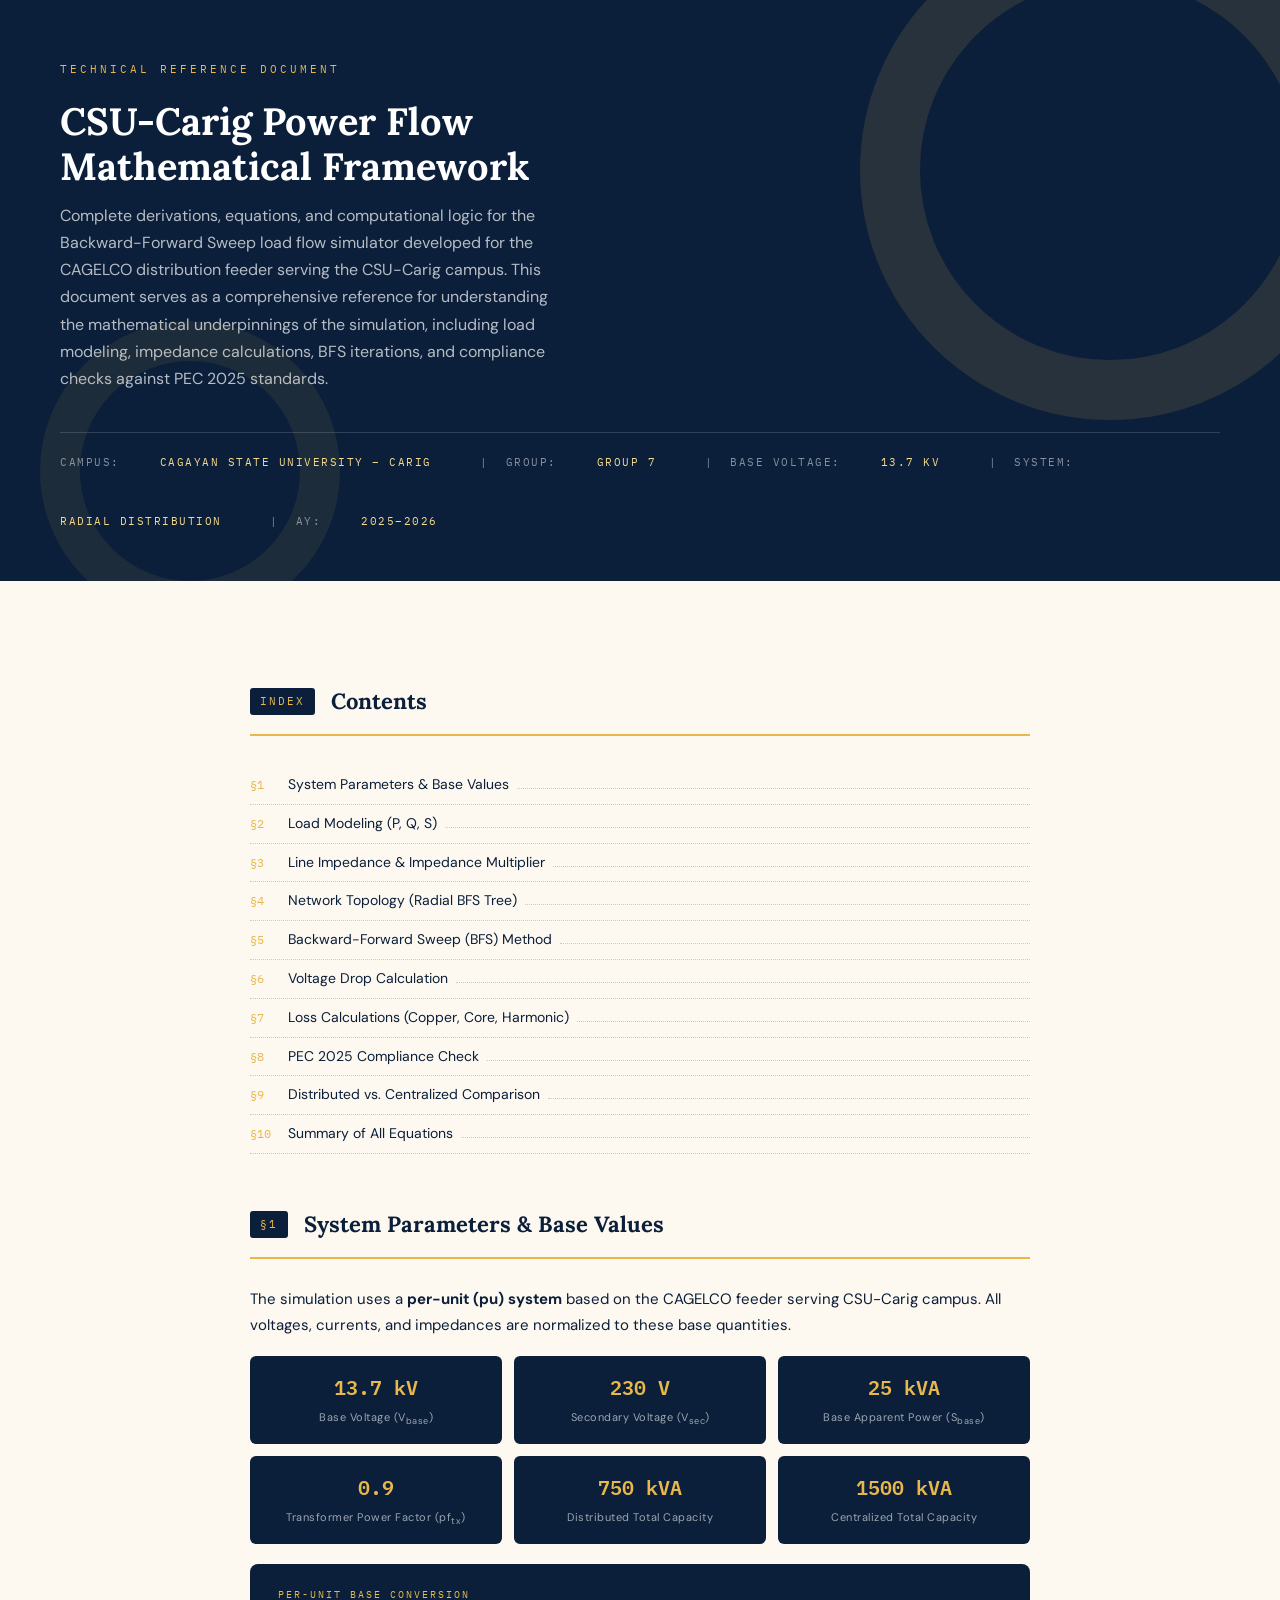
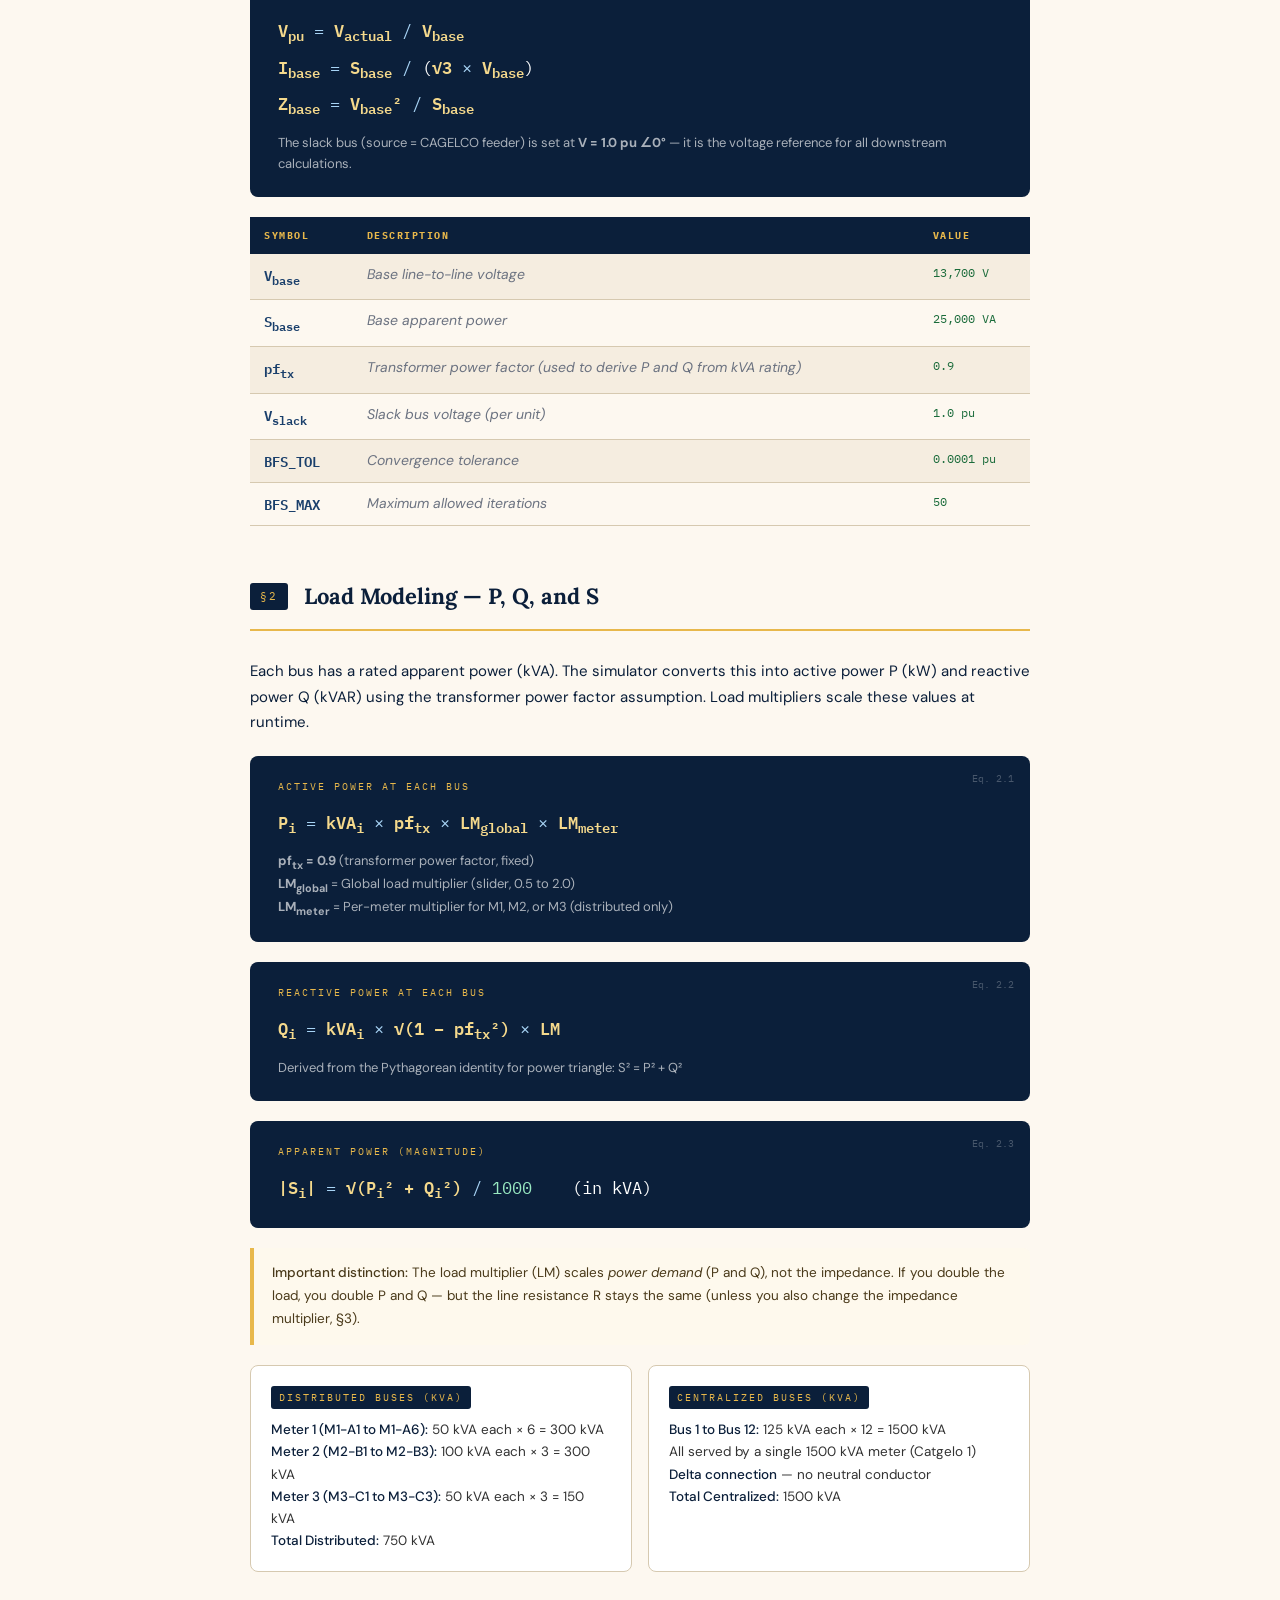
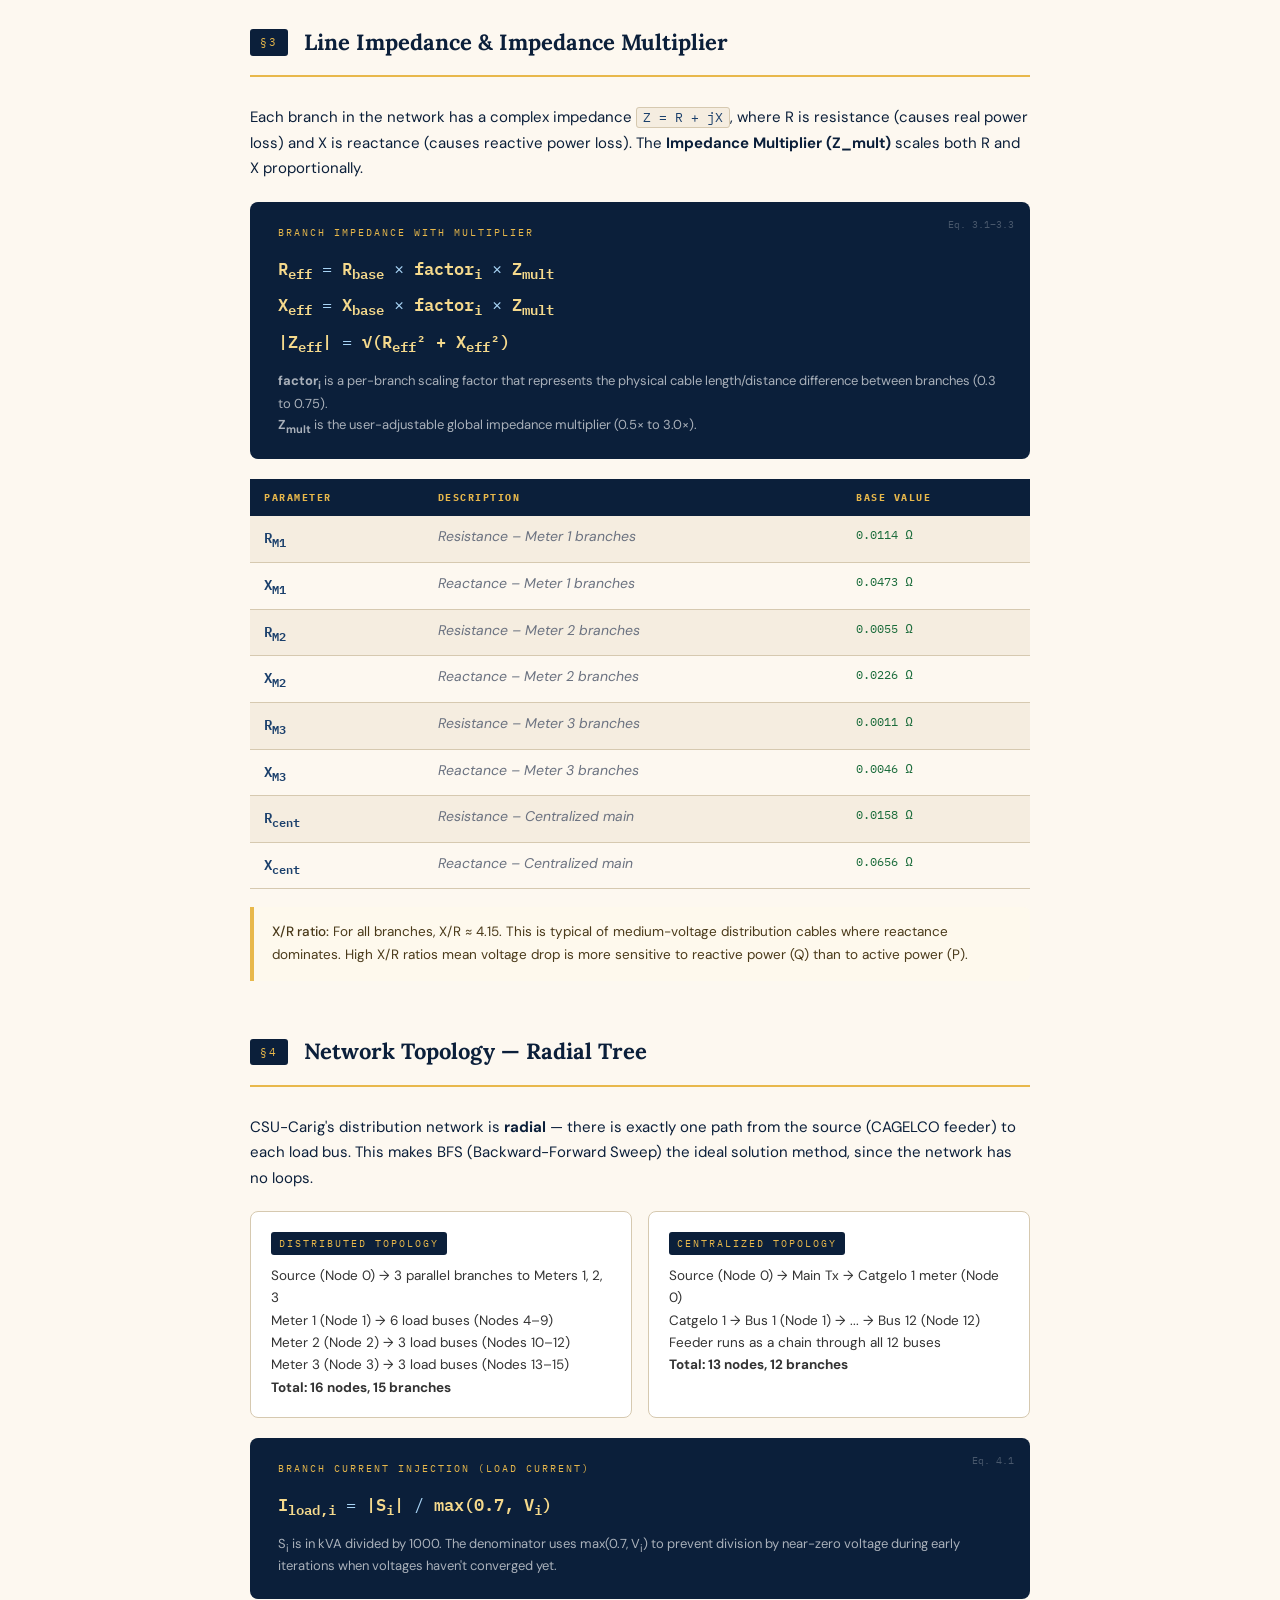
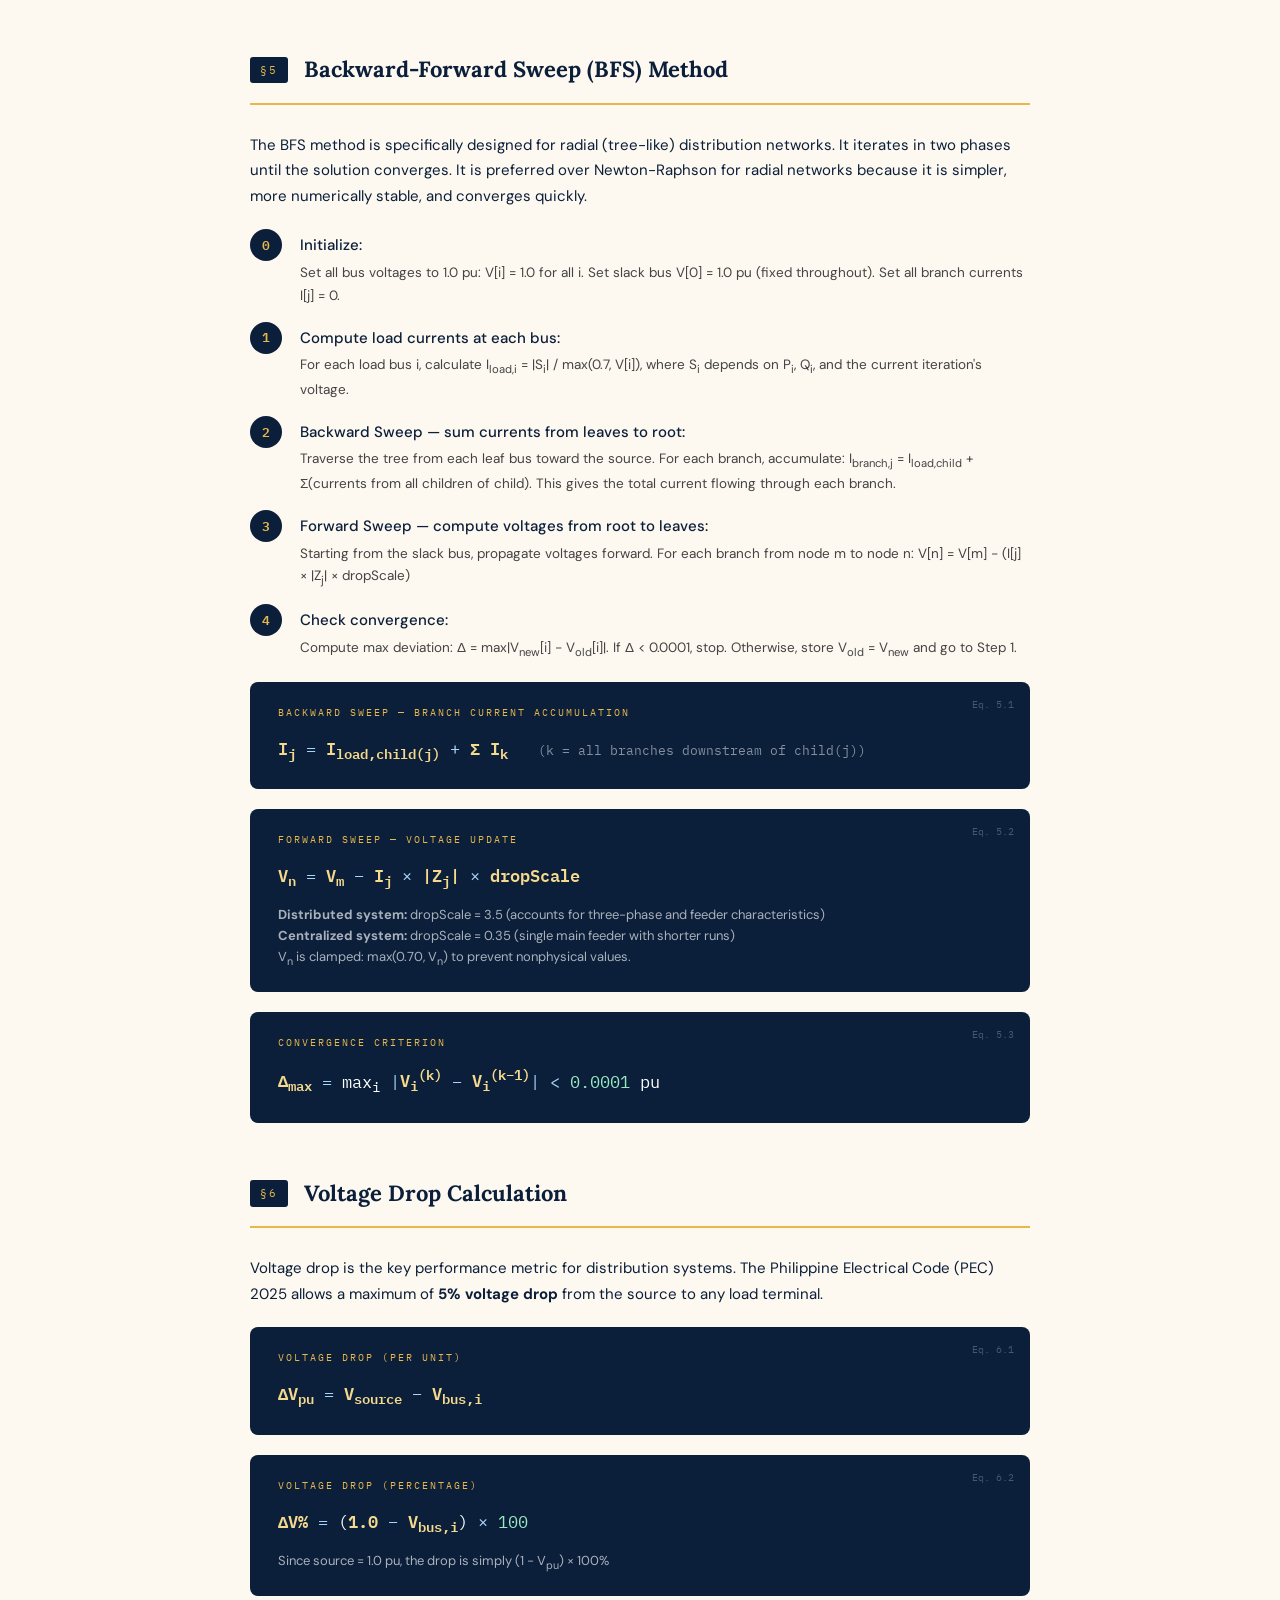
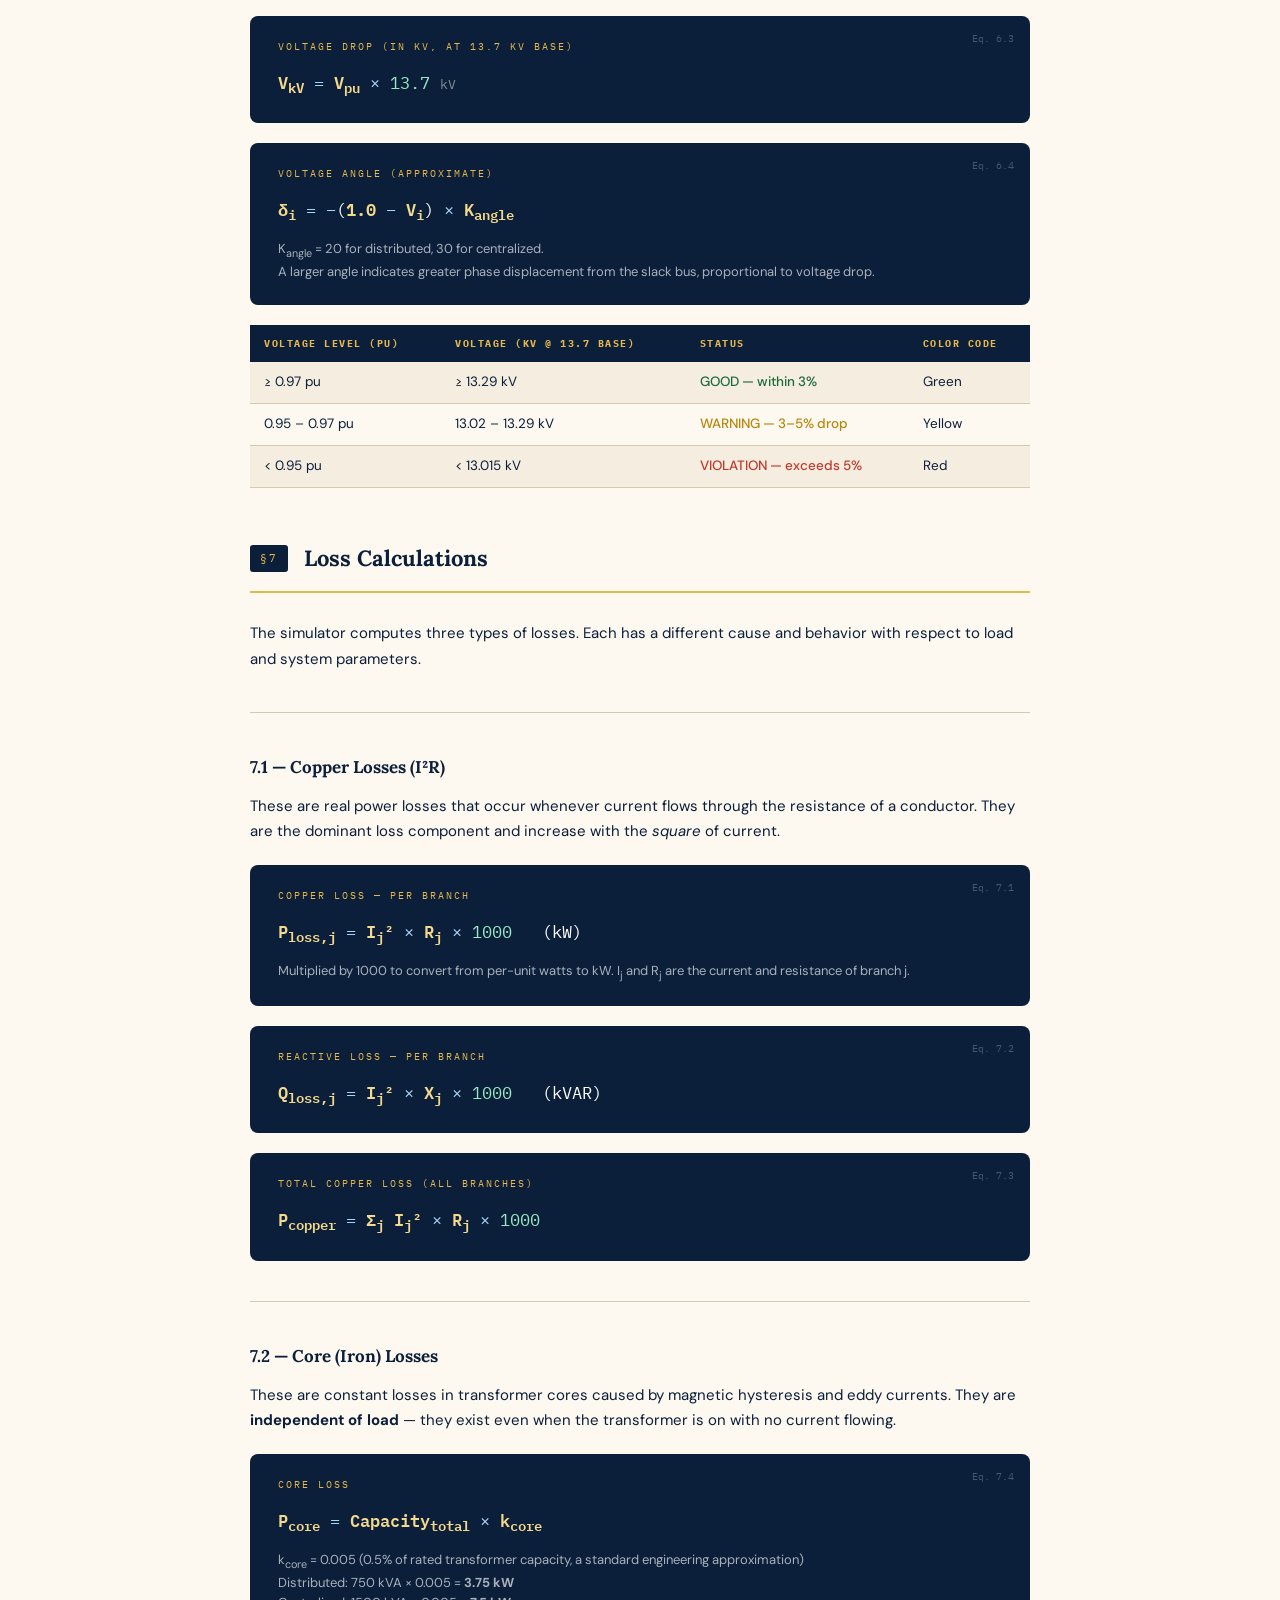
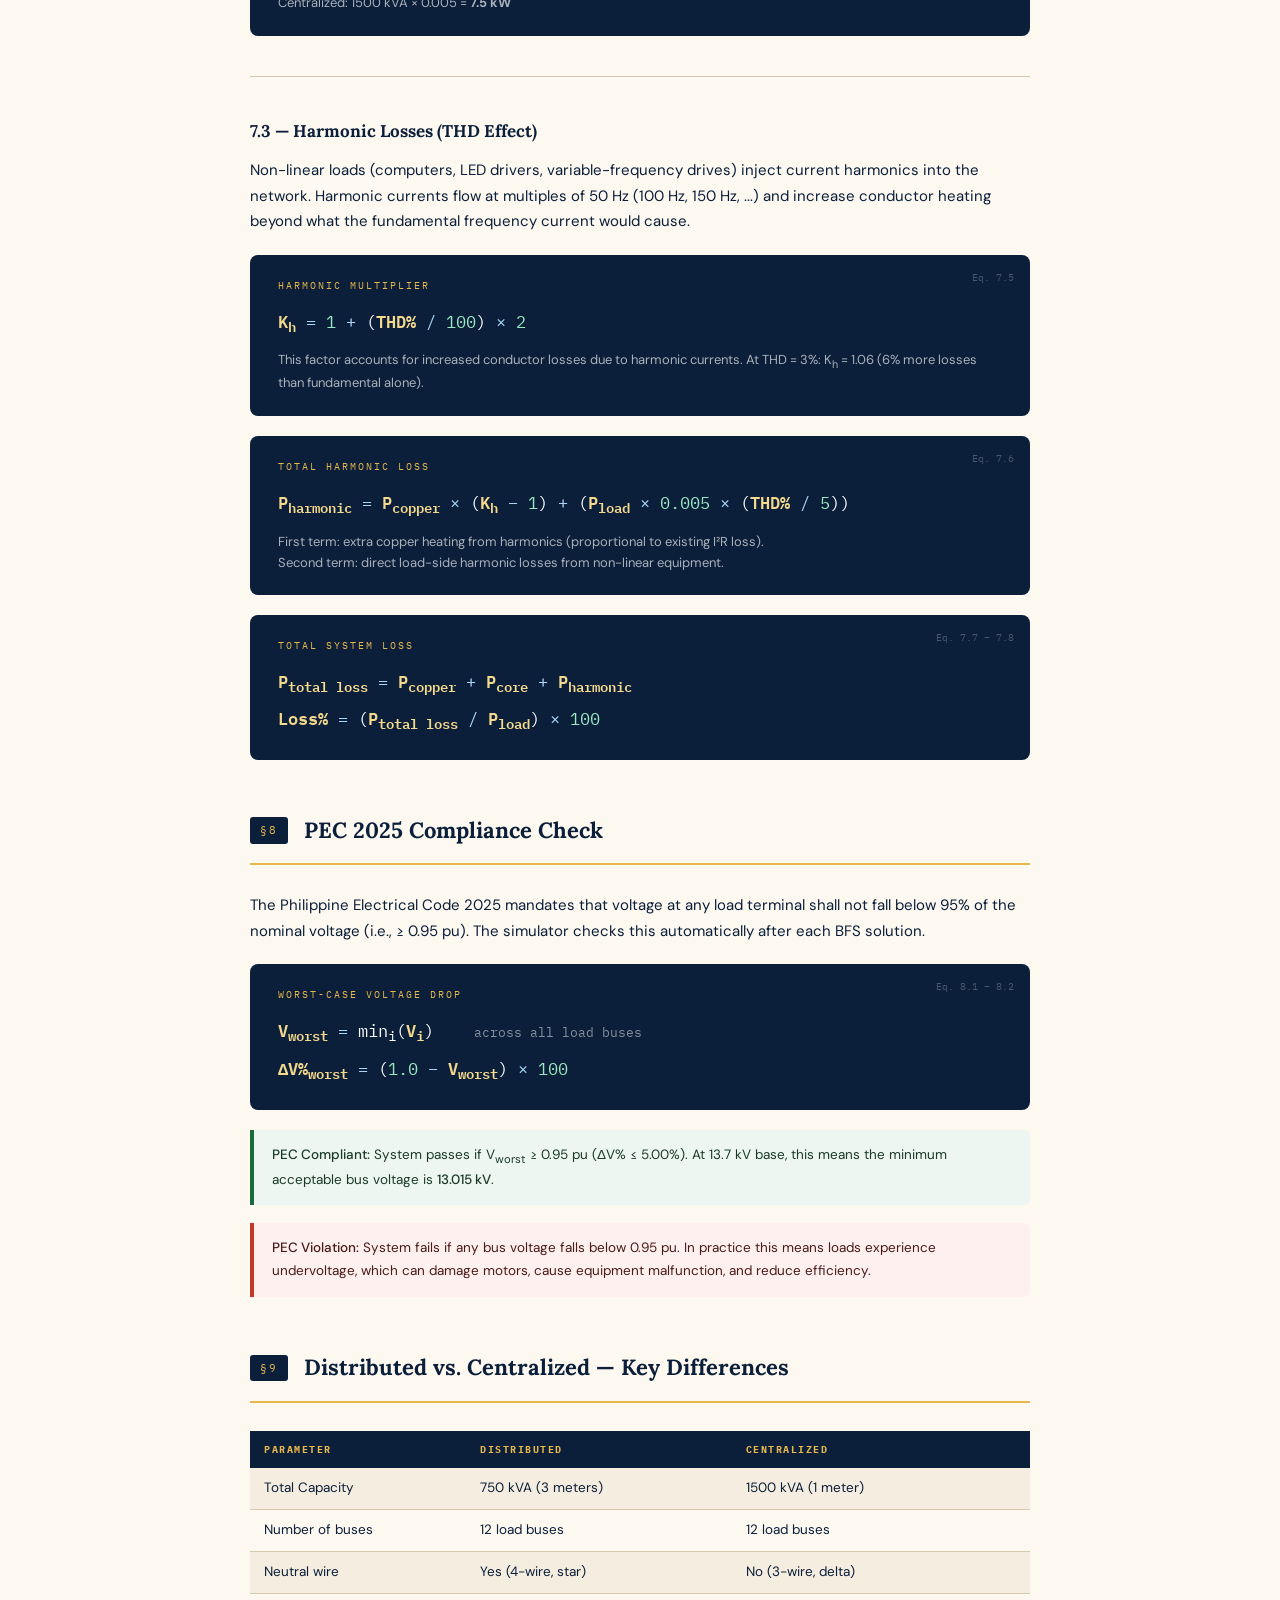
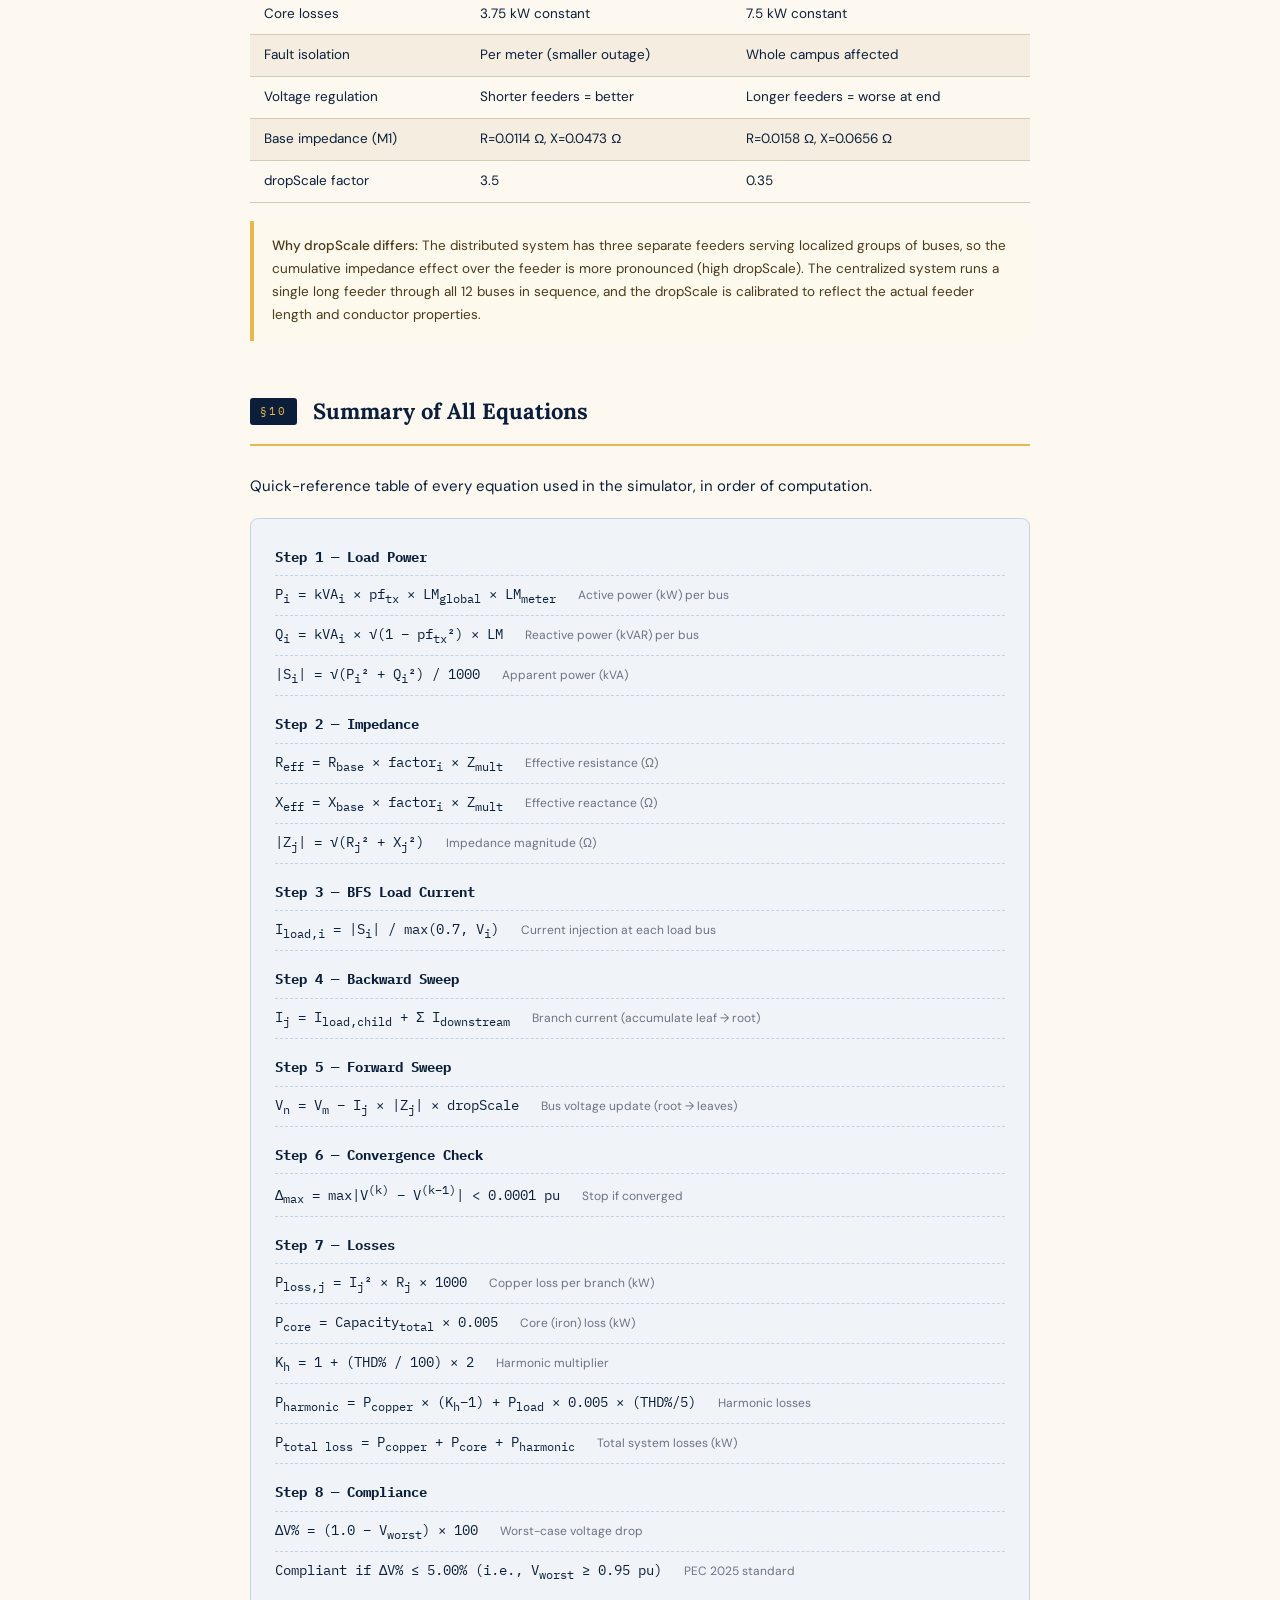
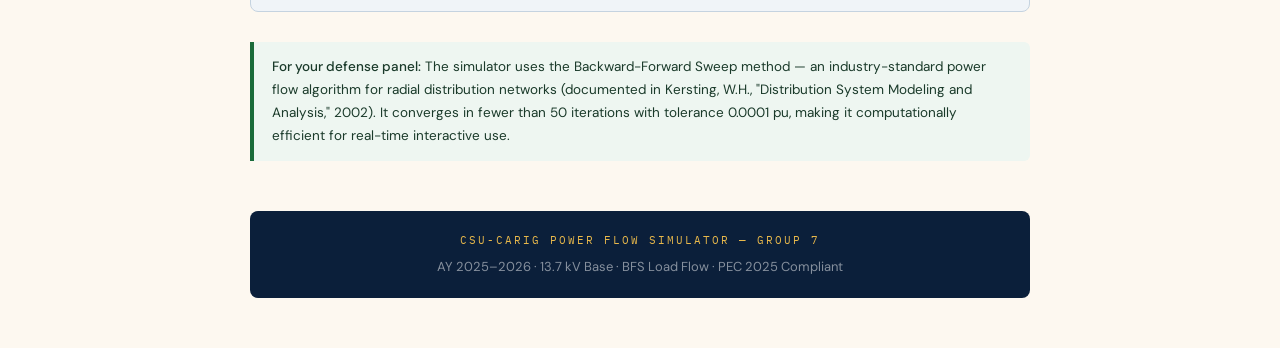
<file: TRASH/claude.html>
<!DOCTYPE html>
<html lang="en">
<head>
<meta charset="UTF-8">
<meta name="viewport" content="width=device-width, initial-scale=1.0">
<title>CSU-Carig Power Flow — Mathematical Reference</title>
<link href="https://fonts.googleapis.com/css2?family=IBM+Plex+Mono:wght@400;600&family=Lora:wght@400;600;700&family=DM+Sans:wght@300;400;500&display=swap" rel="stylesheet">
<style>
  :root {
    --navy: #0b1f3a;
    --gold: #e8b84b;
    --gold-light: #f5d98c;
    --cream: #fdf8f0;
    --cream2: #f5ede0;
    --red: #c0392b;
    --green: #1a6b3a;
    --blue: #1a3f6b;
    --muted: #6b7280;
    --border: #d6c9b0;
    --mono: 'IBM Plex Mono', monospace;
    --serif: 'Lora', serif;
    --sans: 'DM Sans', sans-serif;
  }
  * { margin: 0; padding: 0; box-sizing: border-box; }
  body {
    background: var(--cream);
    color: var(--navy);
    font-family: var(--sans);
    font-size: 15px;
    line-height: 1.7;
  }

  /* ---- COVER ---- */
  .cover {
    background: var(--navy);
    color: white;
    padding: 60px 60px 50px;
    position: relative;
    overflow: hidden;
    page-break-after: always;
  }
  .cover::before {
    content: '';
    position: absolute;
    top: -80px; right: -80px;
    width: 380px; height: 380px;
    border: 60px solid rgba(232,184,75,0.12);
    border-radius: 50%;
  }
  .cover::after {
    content: '';
    position: absolute;
    bottom: -40px; left: 40px;
    width: 220px; height: 220px;
    border: 40px solid rgba(232,184,75,0.08);
    border-radius: 50%;
  }
  .cover-label {
    font-family: var(--mono);
    font-size: 11px;
    letter-spacing: 3px;
    color: var(--gold);
    text-transform: uppercase;
    margin-bottom: 20px;
  }
  .cover h1 {
    font-family: var(--serif);
    font-size: 38px;
    font-weight: 700;
    line-height: 1.2;
    margin-bottom: 12px;
    max-width: 600px;
  }
  .cover-sub {
    font-size: 16px;
    color: rgba(255,255,255,0.7);
    margin-bottom: 40px;
    max-width: 500px;
  }
  .cover-meta {
    display: flex;
    gap: 40px;
    font-family: var(--mono);
    font-size: 11px;
    letter-spacing: 1.5px;
    color: rgba(255,255,255,0.5);
    text-transform: uppercase;
    border-top: 1px solid rgba(255,255,255,0.15);
    padding-top: 20px;
    flex-wrap: wrap;
  }
  .cover-meta span { color: var(--gold-light); }

  /* ---- LAYOUT ---- */
  .wrapper { max-width: 860px; margin: 0 auto; padding: 50px 40px; }

  /* ---- SECTION HEADERS ---- */
  .section-header {
    display: flex;
    align-items: center;
    gap: 16px;
    margin: 52px 0 28px;
    padding-bottom: 14px;
    border-bottom: 2px solid var(--gold);
  }
  .section-number {
    font-family: var(--mono);
    font-size: 11px;
    letter-spacing: 2px;
    color: var(--gold);
    background: var(--navy);
    padding: 4px 10px;
    border-radius: 3px;
    text-transform: uppercase;
    flex-shrink: 0;
  }
  .section-header h2 {
    font-family: var(--serif);
    font-size: 22px;
    font-weight: 700;
    color: var(--navy);
  }

  /* ---- EQUATION BLOCKS ---- */
  .eq-block {
    background: var(--navy);
    border-radius: 8px;
    padding: 22px 28px;
    margin: 20px 0;
    position: relative;
  }
  .eq-label {
    font-family: var(--mono);
    font-size: 10px;
    letter-spacing: 2px;
    color: var(--gold);
    text-transform: uppercase;
    margin-bottom: 10px;
  }
  .eq {
    font-family: var(--mono);
    font-size: 17px;
    color: white;
    line-height: 2;
  }
  .eq .sym { color: var(--gold-light); font-weight: 600; }
  .eq .op { color: #a8d4f5; }
  .eq .num { color: #98e8c0; }
  .eq-tag {
    position: absolute;
    top: 14px; right: 16px;
    font-family: var(--mono);
    font-size: 10px;
    color: rgba(255,255,255,0.25);
  }
  .eq-note {
    font-size: 13px;
    color: rgba(255,255,255,0.65);
    margin-top: 10px;
    font-family: var(--sans);
    line-height: 1.6;
  }

  /* ---- VARIABLE TABLE ---- */
  .var-table {
    width: 100%;
    border-collapse: collapse;
    margin: 18px 0;
    font-size: 14px;
  }
  .var-table th {
    background: var(--navy);
    color: var(--gold);
    font-family: var(--mono);
    font-size: 10px;
    letter-spacing: 1.5px;
    text-transform: uppercase;
    padding: 10px 14px;
    text-align: left;
  }
  .var-table td {
    padding: 9px 14px;
    border-bottom: 1px solid var(--border);
    vertical-align: top;
  }
  .var-table tr:nth-child(even) td { background: var(--cream2); }
  .var-table td:first-child {
    font-family: var(--mono);
    font-weight: 600;
    color: var(--blue);
    white-space: nowrap;
  }
  .var-table td:nth-child(2) { color: var(--muted); font-style: italic; }
  .var-table td:last-child { font-family: var(--mono); font-size: 12px; color: var(--green); }

  /* ---- INFO CARDS ---- */
  .card-grid {
    display: grid;
    grid-template-columns: 1fr 1fr;
    gap: 16px;
    margin: 20px 0;
  }
  .card {
    border: 1.5px solid var(--border);
    border-radius: 8px;
    padding: 18px 20px;
    background: white;
  }
  .card-title {
    font-family: var(--mono);
    font-size: 10px;
    letter-spacing: 2px;
    color: var(--gold);
    text-transform: uppercase;
    margin-bottom: 10px;
    background: var(--navy);
    display: inline-block;
    padding: 3px 8px;
    border-radius: 3px;
  }
  .card p { font-size: 13.5px; line-height: 1.65; color: #333; }
  .card .highlight { color: var(--navy); font-weight: 500; }

  /* ---- STEP BOXES ---- */
  .steps { margin: 20px 0; }
  .step {
    display: flex;
    gap: 18px;
    margin-bottom: 14px;
    align-items: flex-start;
  }
  .step-num {
    flex-shrink: 0;
    width: 32px; height: 32px;
    border-radius: 50%;
    background: var(--navy);
    color: var(--gold);
    font-family: var(--mono);
    font-size: 13px;
    font-weight: 600;
    display: flex; align-items: center; justify-content: center;
  }
  .step-body { padding-top: 4px; }
  .step-body strong { font-weight: 500; color: var(--navy); }
  .step-body p { font-size: 13.5px; color: #444; margin-top: 3px; }

  /* ---- CALLOUTS ---- */
  .callout {
    border-left: 4px solid var(--gold);
    background: #fef9ed;
    padding: 14px 18px;
    border-radius: 0 6px 6px 0;
    margin: 18px 0;
    font-size: 13.5px;
    color: #4a3a1a;
  }
  .callout.red { border-left-color: var(--red); background: #fef0ee; color: #4a1a1a; }
  .callout.green { border-left-color: var(--green); background: #eef6f1; color: #1a3a2a; }
  .callout strong { font-weight: 500; }

  /* ---- DATA VALUES ---- */
  .data-grid {
    display: grid;
    grid-template-columns: repeat(3, 1fr);
    gap: 12px;
    margin: 18px 0;
  }
  .data-cell {
    background: var(--navy);
    border-radius: 6px;
    padding: 14px 16px;
    text-align: center;
  }
  .data-cell .val {
    font-family: var(--mono);
    font-size: 20px;
    color: var(--gold);
    font-weight: 600;
    display: block;
  }
  .data-cell .lbl {
    font-size: 11px;
    color: rgba(255,255,255,0.6);
    margin-top: 4px;
    display: block;
    letter-spacing: 0.5px;
  }

  /* ---- INLINE CODE ---- */
  code {
    font-family: var(--mono);
    background: var(--cream2);
    border: 1px solid var(--border);
    padding: 1px 6px;
    border-radius: 3px;
    font-size: 13px;
    color: var(--blue);
  }

  /* ---- COMPLIANCE TABLE ---- */
  .comp-table {
    width: 100%;
    border-collapse: collapse;
    margin: 18px 0;
    font-size: 13.5px;
  }
  .comp-table th {
    background: var(--navy);
    color: var(--gold);
    padding: 10px 14px;
    font-family: var(--mono);
    font-size: 10px;
    letter-spacing: 1.5px;
    text-transform: uppercase;
    text-align: left;
  }
  .comp-table td {
    padding: 9px 14px;
    border-bottom: 1px solid var(--border);
  }
  .comp-table tr:nth-child(even) td { background: var(--cream2); }
  .pass { color: var(--green); font-weight: 500; }
  .fail { color: var(--red); font-weight: 500; }

  /* ---- TOC ---- */
  .toc { margin: 30px 0; }
  .toc-item {
    display: flex;
    align-items: baseline;
    gap: 8px;
    padding: 7px 0;
    border-bottom: 1px dotted var(--border);
    font-size: 14px;
  }
  .toc-num { font-family: var(--mono); color: var(--gold); font-size: 12px; min-width: 30px; }
  .toc-dots { flex: 1; border-bottom: 1px dotted var(--border); margin-bottom: 3px; }

  /* ---- FORMULA DERIVATION ---- */
  .derivation {
    background: #f0f4f8;
    border: 1px solid #c5d3e0;
    border-radius: 8px;
    padding: 20px 24px;
    margin: 18px 0;
  }
  .derivation .step-eq {
    font-family: var(--mono);
    font-size: 14px;
    color: var(--navy);
    padding: 5px 0;
    border-bottom: 1px dashed #c5d3e0;
    line-height: 1.9;
  }
  .derivation .step-eq:last-child { border-bottom: none; }
  .derivation .step-eq .reason {
    font-family: var(--sans);
    font-size: 12px;
    color: var(--muted);
    margin-left: 14px;
  }

  hr.section-break {
    border: none;
    border-top: 1px solid var(--border);
    margin: 40px 0;
  }

  @media print {
    .cover { page-break-after: always; }
    .section-header { page-break-before: auto; }
    .eq-block, .card, .callout { page-break-inside: avoid; }
  }
</style>
</head>
<body>

<!-- ====== COVER ====== -->
<div class="cover">
  <div class="cover-label">Technical Reference Document</div>
  <h1>CSU-Carig Power Flow<br>Mathematical Framework</h1>
  <div class="cover-sub">
    Complete derivations, equations, and computational logic for the Backward-Forward Sweep load flow simulator developed for the CAGELCO distribution feeder serving the CSU-Carig campus. This document serves as a comprehensive reference for understanding the mathematical underpinnings of the simulation, including load modeling, impedance calculations, BFS iterations, and compliance checks against PEC 2025 standards.
  </div>
  <div class="cover-meta">
    Campus: <span>Cagayan State University – Carig</span>
    &nbsp;|&nbsp; Group: <span>Group 7</span>
    &nbsp;|&nbsp; Base Voltage: <span>13.7 kV</span>
    &nbsp;|&nbsp; System: <span>Radial Distribution</span>
    &nbsp;|&nbsp; AY: <span>2025–2026</span>
  </div>
</div>

<div class="wrapper">

  <!-- TABLE OF CONTENTS -->
  <div class="section-header">
    <div class="section-number">Index</div>
    <h2>Contents</h2>
  </div>
  <div class="toc">
    <div class="toc-item"><span class="toc-num">§1</span> System Parameters &amp; Base Values<div class="toc-dots"></div></div>
    <div class="toc-item"><span class="toc-num">§2</span> Load Modeling (P, Q, S)<div class="toc-dots"></div></div>
    <div class="toc-item"><span class="toc-num">§3</span> Line Impedance &amp; Impedance Multiplier<div class="toc-dots"></div></div>
    <div class="toc-item"><span class="toc-num">§4</span> Network Topology (Radial BFS Tree)<div class="toc-dots"></div></div>
    <div class="toc-item"><span class="toc-num">§5</span> Backward-Forward Sweep (BFS) Method<div class="toc-dots"></div></div>
    <div class="toc-item"><span class="toc-num">§6</span> Voltage Drop Calculation<div class="toc-dots"></div></div>
    <div class="toc-item"><span class="toc-num">§7</span> Loss Calculations (Copper, Core, Harmonic)<div class="toc-dots"></div></div>
    <div class="toc-item"><span class="toc-num">§8</span> PEC 2025 Compliance Check<div class="toc-dots"></div></div>
    <div class="toc-item"><span class="toc-num">§9</span> Distributed vs. Centralized Comparison<div class="toc-dots"></div></div>
    <div class="toc-item"><span class="toc-num">§10</span> Summary of All Equations<div class="toc-dots"></div></div>
  </div>

  <!-- ====== SECTION 1 ====== -->
  <div class="section-header">
    <div class="section-number">§1</div>
    <h2>System Parameters &amp; Base Values</h2>
  </div>

  <p>The simulation uses a <strong>per-unit (pu) system</strong> based on the CAGELCO feeder serving CSU-Carig campus. All voltages, currents, and impedances are normalized to these base quantities.</p>

  <div class="data-grid">
    <div class="data-cell"><span class="val">13.7 kV</span><span class="lbl">Base Voltage (V<sub>base</sub>)</span></div>
    <div class="data-cell"><span class="val">230 V</span><span class="lbl">Secondary Voltage (V<sub>sec</sub>)</span></div>
    <div class="data-cell"><span class="val">25 kVA</span><span class="lbl">Base Apparent Power (S<sub>base</sub>)</span></div>
    <div class="data-cell"><span class="val">0.9</span><span class="lbl">Transformer Power Factor (pf<sub>tx</sub>)</span></div>
    <div class="data-cell"><span class="val">750 kVA</span><span class="lbl">Distributed Total Capacity</span></div>
    <div class="data-cell"><span class="val">1500 kVA</span><span class="lbl">Centralized Total Capacity</span></div>
  </div>

  <div class="eq-block">
    <div class="eq-label">Per-Unit Base Conversion</div>
    <div class="eq"><span class="sym">V<sub>pu</sub></span> <span class="op">=</span> <span class="sym">V<sub>actual</sub></span> <span class="op">/</span> <span class="sym">V<sub>base</sub></span></div>
    <div class="eq"><span class="sym">I<sub>base</sub></span> <span class="op">=</span> <span class="sym">S<sub>base</sub></span> <span class="op">/</span> (<span class="sym">√3</span> <span class="op">×</span> <span class="sym">V<sub>base</sub></span>)</div>
    <div class="eq"><span class="sym">Z<sub>base</sub></span> <span class="op">=</span> <span class="sym">V<sub>base</sub>²</span> <span class="op">/</span> <span class="sym">S<sub>base</sub></span></div>
    <div class="eq-note">The slack bus (source = CAGELCO feeder) is set at <strong>V = 1.0 pu ∠0°</strong> — it is the voltage reference for all downstream calculations.</div>
  </div>

  <table class="var-table">
    <tr><th>Symbol</th><th>Description</th><th>Value</th></tr>
    <tr><td>V<sub>base</sub></td><td>Base line-to-line voltage</td><td>13,700 V</td></tr>
    <tr><td>S<sub>base</sub></td><td>Base apparent power</td><td>25,000 VA</td></tr>
    <tr><td>pf<sub>tx</sub></td><td>Transformer power factor (used to derive P and Q from kVA rating)</td><td>0.9</td></tr>
    <tr><td>V<sub>slack</sub></td><td>Slack bus voltage (per unit)</td><td>1.0 pu</td></tr>
    <tr><td>BFS_TOL</td><td>Convergence tolerance</td><td>0.0001 pu</td></tr>
    <tr><td>BFS_MAX</td><td>Maximum allowed iterations</td><td>50</td></tr>
  </table>

  <!-- ====== SECTION 2 ====== -->
  <div class="section-header">
    <div class="section-number">§2</div>
    <h2>Load Modeling — P, Q, and S</h2>
  </div>

  <p>Each bus has a rated apparent power (kVA). The simulator converts this into active power P (kW) and reactive power Q (kVAR) using the transformer power factor assumption. Load multipliers scale these values at runtime.</p>

  <div class="eq-block">
    <div class="eq-label">Active Power at Each Bus</div>
    <div class="eq"><span class="sym">P<sub>i</sub></span> <span class="op">=</span> <span class="sym">kVA<sub>i</sub></span> <span class="op">×</span> <span class="sym">pf<sub>tx</sub></span> <span class="op">×</span> <span class="sym">LM<sub>global</sub></span> <span class="op">×</span> <span class="sym">LM<sub>meter</sub></span></div>
    <div class="eq-note">
      <strong>pf<sub>tx</sub> = 0.9</strong> (transformer power factor, fixed)<br>
      <strong>LM<sub>global</sub></strong> = Global load multiplier (slider, 0.5 to 2.0)<br>
      <strong>LM<sub>meter</sub></strong> = Per-meter multiplier for M1, M2, or M3 (distributed only)
    </div>
    <div class="eq-tag">Eq. 2.1</div>
  </div>

  <div class="eq-block">
    <div class="eq-label">Reactive Power at Each Bus</div>
    <div class="eq"><span class="sym">Q<sub>i</sub></span> <span class="op">=</span> <span class="sym">kVA<sub>i</sub></span> <span class="op">×</span> <span class="sym">√(1 − pf<sub>tx</sub>²)</span> <span class="op">×</span> <span class="sym">LM</span></div>
    <div class="eq-note">Derived from the Pythagorean identity for power triangle: S² = P² + Q²</div>
    <div class="eq-tag">Eq. 2.2</div>
  </div>

  <div class="eq-block">
    <div class="eq-label">Apparent Power (Magnitude)</div>
    <div class="eq"><span class="sym">|S<sub>i</sub>|</span> <span class="op">=</span> <span class="sym">√(P<sub>i</sub>² + Q<sub>i</sub>²)</span> <span class="op">/</span> <span class="num">1000</span> &nbsp;&nbsp; (in kVA)</div>
    <div class="eq-tag">Eq. 2.3</div>
  </div>

  <div class="callout">
    <strong>Important distinction:</strong> The load multiplier (LM) scales <em>power demand</em> (P and Q), not the impedance. If you double the load, you double P and Q — but the line resistance R stays the same (unless you also change the impedance multiplier, §3).
  </div>

  <div class="card-grid">
    <div class="card">
      <div class="card-title">Distributed buses (kVA)</div>
      <p>
        <span class="highlight">Meter 1 (M1-A1 to M1-A6):</span> 50 kVA each × 6 = 300 kVA<br>
        <span class="highlight">Meter 2 (M2-B1 to M2-B3):</span> 100 kVA each × 3 = 300 kVA<br>
        <span class="highlight">Meter 3 (M3-C1 to M3-C3):</span> 50 kVA each × 3 = 150 kVA<br>
        <span class="highlight">Total Distributed:</span> 750 kVA
      </p>
    </div>
    <div class="card">
      <div class="card-title">Centralized buses (kVA)</div>
      <p>
        <span class="highlight">Bus 1 to Bus 12:</span> 125 kVA each × 12 = 1500 kVA<br>
        All served by a single 1500 kVA meter (Catgelo 1)<br>
        <span class="highlight">Delta connection</span> — no neutral conductor<br>
        <span class="highlight">Total Centralized:</span> 1500 kVA
      </p>
    </div>
  </div>

  <!-- ====== SECTION 3 ====== -->
  <div class="section-header">
    <div class="section-number">§3</div>
    <h2>Line Impedance &amp; Impedance Multiplier</h2>
  </div>

  <p>Each branch in the network has a complex impedance <code>Z = R + jX</code>, where R is resistance (causes real power loss) and X is reactance (causes reactive power loss). The <strong>Impedance Multiplier (Z_mult)</strong> scales both R and X proportionally.</p>

  <div class="eq-block">
    <div class="eq-label">Branch Impedance with Multiplier</div>
    <div class="eq"><span class="sym">R<sub>eff</sub></span> <span class="op">=</span> <span class="sym">R<sub>base</sub></span> <span class="op">×</span> <span class="sym">factor<sub>i</sub></span> <span class="op">×</span> <span class="sym">Z<sub>mult</sub></span></div>
    <div class="eq"><span class="sym">X<sub>eff</sub></span> <span class="op">=</span> <span class="sym">X<sub>base</sub></span> <span class="op">×</span> <span class="sym">factor<sub>i</sub></span> <span class="op">×</span> <span class="sym">Z<sub>mult</sub></span></div>
    <div class="eq"><span class="sym">|Z<sub>eff</sub>|</span> <span class="op">=</span> <span class="sym">√(R<sub>eff</sub>² + X<sub>eff</sub>²)</span></div>
    <div class="eq-note">
      <strong>factor<sub>i</sub></strong> is a per-branch scaling factor that represents the physical cable length/distance difference between branches (0.3 to 0.75).<br>
      <strong>Z<sub>mult</sub></strong> is the user-adjustable global impedance multiplier (0.5× to 3.0×).
    </div>
    <div class="eq-tag">Eq. 3.1–3.3</div>
  </div>

  <table class="var-table">
    <tr><th>Parameter</th><th>Description</th><th>Base Value</th></tr>
    <tr><td>R<sub>M1</sub></td><td>Resistance – Meter 1 branches</td><td>0.0114 Ω</td></tr>
    <tr><td>X<sub>M1</sub></td><td>Reactance – Meter 1 branches</td><td>0.0473 Ω</td></tr>
    <tr><td>R<sub>M2</sub></td><td>Resistance – Meter 2 branches</td><td>0.0055 Ω</td></tr>
    <tr><td>X<sub>M2</sub></td><td>Reactance – Meter 2 branches</td><td>0.0226 Ω</td></tr>
    <tr><td>R<sub>M3</sub></td><td>Resistance – Meter 3 branches</td><td>0.0011 Ω</td></tr>
    <tr><td>X<sub>M3</sub></td><td>Reactance – Meter 3 branches</td><td>0.0046 Ω</td></tr>
    <tr><td>R<sub>cent</sub></td><td>Resistance – Centralized main</td><td>0.0158 Ω</td></tr>
    <tr><td>X<sub>cent</sub></td><td>Reactance – Centralized main</td><td>0.0656 Ω</td></tr>
  </table>

  <div class="callout">
    <strong>X/R ratio:</strong> For all branches, X/R ≈ 4.15. This is typical of medium-voltage distribution cables where reactance dominates. High X/R ratios mean voltage drop is more sensitive to reactive power (Q) than to active power (P).
  </div>

  <!-- ====== SECTION 4 ====== -->
  <div class="section-header">
    <div class="section-number">§4</div>
    <h2>Network Topology — Radial Tree</h2>
  </div>

  <p>CSU-Carig's distribution network is <strong>radial</strong> — there is exactly one path from the source (CAGELCO feeder) to each load bus. This makes BFS (Backward-Forward Sweep) the ideal solution method, since the network has no loops.</p>

  <div class="card-grid">
    <div class="card">
      <div class="card-title">Distributed topology</div>
      <p>
        Source (Node 0) → 3 parallel branches to Meters 1, 2, 3<br>
        Meter 1 (Node 1) → 6 load buses (Nodes 4–9)<br>
        Meter 2 (Node 2) → 3 load buses (Nodes 10–12)<br>
        Meter 3 (Node 3) → 3 load buses (Nodes 13–15)<br>
        <strong>Total: 16 nodes, 15 branches</strong>
      </p>
    </div>
    <div class="card">
      <div class="card-title">Centralized topology</div>
      <p>
        Source (Node 0) → Main Tx → Catgelo 1 meter (Node 0)<br>
        Catgelo 1 → Bus 1 (Node 1) → ... → Bus 12 (Node 12)<br>
        Feeder runs as a chain through all 12 buses<br>
        <strong>Total: 13 nodes, 12 branches</strong>
      </p>
    </div>
  </div>

  <div class="eq-block">
    <div class="eq-label">Branch Current Injection (Load Current)</div>
    <div class="eq"><span class="sym">I<sub>load,i</sub></span> <span class="op">=</span> <span class="sym">|S<sub>i</sub>|</span> <span class="op">/</span> <span class="sym">max(0.7, V<sub>i</sub>)</span></div>
    <div class="eq-note">
      S<sub>i</sub> is in kVA divided by 1000. The denominator uses max(0.7, V<sub>i</sub>) to prevent division by near-zero voltage during early iterations when voltages haven't converged yet.
    </div>
    <div class="eq-tag">Eq. 4.1</div>
  </div>

  <!-- ====== SECTION 5 ====== -->
  <div class="section-header">
    <div class="section-number">§5</div>
    <h2>Backward-Forward Sweep (BFS) Method</h2>
  </div>

  <p>The BFS method is specifically designed for radial (tree-like) distribution networks. It iterates in two phases until the solution converges. It is preferred over Newton-Raphson for radial networks because it is simpler, more numerically stable, and converges quickly.</p>

  <div class="steps">
    <div class="step">
      <div class="step-num">0</div>
      <div class="step-body">
        <strong>Initialize:</strong>
        <p>Set all bus voltages to 1.0 pu: V[i] = 1.0 for all i. Set slack bus V[0] = 1.0 pu (fixed throughout). Set all branch currents I[j] = 0.</p>
      </div>
    </div>
    <div class="step">
      <div class="step-num">1</div>
      <div class="step-body">
        <strong>Compute load currents at each bus:</strong>
        <p>For each load bus i, calculate I<sub>load,i</sub> = |S<sub>i</sub>| / max(0.7, V[i]), where S<sub>i</sub> depends on P<sub>i</sub>, Q<sub>i</sub>, and the current iteration's voltage.</p>
      </div>
    </div>
    <div class="step">
      <div class="step-num">2</div>
      <div class="step-body">
        <strong>Backward Sweep — sum currents from leaves to root:</strong>
        <p>Traverse the tree from each leaf bus toward the source. For each branch, accumulate: I<sub>branch,j</sub> = I<sub>load,child</sub> + Σ(currents from all children of child). This gives the total current flowing through each branch.</p>
      </div>
    </div>
    <div class="step">
      <div class="step-num">3</div>
      <div class="step-body">
        <strong>Forward Sweep — compute voltages from root to leaves:</strong>
        <p>Starting from the slack bus, propagate voltages forward. For each branch from node m to node n: V[n] = V[m] − (I[j] × |Z<sub>j</sub>| × dropScale)</p>
      </div>
    </div>
    <div class="step">
      <div class="step-num">4</div>
      <div class="step-body">
        <strong>Check convergence:</strong>
        <p>Compute max deviation: Δ = max|V<sub>new</sub>[i] − V<sub>old</sub>[i]|. If Δ &lt; 0.0001, stop. Otherwise, store V<sub>old</sub> = V<sub>new</sub> and go to Step 1.</p>
      </div>
    </div>
  </div>

  <div class="eq-block">
    <div class="eq-label">Backward Sweep — Branch Current Accumulation</div>
    <div class="eq"><span class="sym">I<sub>j</sub></span> <span class="op">=</span> <span class="sym">I<sub>load,child(j)</sub></span> <span class="op">+</span> <span class="sym">Σ I<sub>k</sub></span> &nbsp; <span style="color:rgba(255,255,255,0.5);font-size:13px;">(k = all branches downstream of child(j))</span></div>
    <div class="eq-tag">Eq. 5.1</div>
  </div>

  <div class="eq-block">
    <div class="eq-label">Forward Sweep — Voltage Update</div>
    <div class="eq"><span class="sym">V<sub>n</sub></span> <span class="op">=</span> <span class="sym">V<sub>m</sub></span> <span class="op">−</span> <span class="sym">I<sub>j</sub></span> <span class="op">×</span> <span class="sym">|Z<sub>j</sub>|</span> <span class="op">×</span> <span class="sym">dropScale</span></div>
    <div class="eq-note">
      <strong>Distributed system:</strong> dropScale = 3.5 (accounts for three-phase and feeder characteristics)<br>
      <strong>Centralized system:</strong> dropScale = 0.35 (single main feeder with shorter runs)<br>
      V<sub>n</sub> is clamped: max(0.70, V<sub>n</sub>) to prevent nonphysical values.
    </div>
    <div class="eq-tag">Eq. 5.2</div>
  </div>

  <div class="eq-block">
    <div class="eq-label">Convergence Criterion</div>
    <div class="eq"><span class="sym">Δ<sub>max</sub></span> <span class="op">=</span> max<sub>i</sub> <span class="op">|</span><span class="sym">V<sub>i</sub><sup>(k)</sup></span> <span class="op">−</span> <span class="sym">V<sub>i</sub><sup>(k−1)</sup></span><span class="op">|</span> <span class="op">&lt;</span> <span class="num">0.0001</span> pu</div>
    <div class="eq-tag">Eq. 5.3</div>
  </div>

  <!-- ====== SECTION 6 ====== -->
  <div class="section-header">
    <div class="section-number">§6</div>
    <h2>Voltage Drop Calculation</h2>
  </div>

  <p>Voltage drop is the key performance metric for distribution systems. The Philippine Electrical Code (PEC) 2025 allows a maximum of <strong>5% voltage drop</strong> from the source to any load terminal.</p>

  <div class="eq-block">
    <div class="eq-label">Voltage Drop (Per Unit)</div>
    <div class="eq"><span class="sym">ΔV<sub>pu</sub></span> <span class="op">=</span> <span class="sym">V<sub>source</sub></span> <span class="op">−</span> <span class="sym">V<sub>bus,i</sub></span></div>
    <div class="eq-tag">Eq. 6.1</div>
  </div>

  <div class="eq-block">
    <div class="eq-label">Voltage Drop (Percentage)</div>
    <div class="eq"><span class="sym">ΔV%</span> <span class="op">=</span> (<span class="sym">1.0</span> <span class="op">−</span> <span class="sym">V<sub>bus,i</sub></span>) <span class="op">×</span> <span class="num">100</span></div>
    <div class="eq-note">Since source = 1.0 pu, the drop is simply (1 − V<sub>pu</sub>) × 100%</div>
    <div class="eq-tag">Eq. 6.2</div>
  </div>

  <div class="eq-block">
    <div class="eq-label">Voltage Drop (in kV, at 13.7 kV base)</div>
    <div class="eq"><span class="sym">V<sub>kV</sub></span> <span class="op">=</span> <span class="sym">V<sub>pu</sub></span> <span class="op">×</span> <span class="num">13.7</span> <span style="color:rgba(255,255,255,0.5);font-size:13px;">kV</span></div>
    <div class="eq-tag">Eq. 6.3</div>
  </div>

  <div class="eq-block">
    <div class="eq-label">Voltage Angle (approximate)</div>
    <div class="eq"><span class="sym">δ<sub>i</sub></span> <span class="op">=</span> <span class="op">−</span>(<span class="sym">1.0</span> <span class="op">−</span> <span class="sym">V<sub>i</sub></span>) <span class="op">×</span> <span class="sym">K<sub>angle</sub></span></div>
    <div class="eq-note">
      K<sub>angle</sub> = 20 for distributed, 30 for centralized.<br>
      A larger angle indicates greater phase displacement from the slack bus, proportional to voltage drop.
    </div>
    <div class="eq-tag">Eq. 6.4</div>
  </div>

  <table class="comp-table">
    <tr><th>Voltage Level (pu)</th><th>Voltage (kV @ 13.7 base)</th><th>Status</th><th>Color Code</th></tr>
    <tr><td>≥ 0.97 pu</td><td>≥ 13.29 kV</td><td class="pass">GOOD — within 3%</td><td>Green</td></tr>
    <tr><td>0.95 – 0.97 pu</td><td>13.02 – 13.29 kV</td><td style="color:#b8860b;font-weight:500">WARNING — 3–5% drop</td><td>Yellow</td></tr>
    <tr><td>&lt; 0.95 pu</td><td>&lt; 13.015 kV</td><td class="fail">VIOLATION — exceeds 5%</td><td>Red</td></tr>
  </table>

  <!-- ====== SECTION 7 ====== -->
  <div class="section-header">
    <div class="section-number">§7</div>
    <h2>Loss Calculations</h2>
  </div>

  <p>The simulator computes three types of losses. Each has a different cause and behavior with respect to load and system parameters.</p>

  <hr class="section-break">
  <h3 style="font-family:var(--serif);font-size:17px;margin-bottom:12px;">7.1 — Copper Losses (I²R)</h3>
  <p>These are real power losses that occur whenever current flows through the resistance of a conductor. They are the dominant loss component and increase with the <em>square</em> of current.</p>

  <div class="eq-block">
    <div class="eq-label">Copper Loss — per branch</div>
    <div class="eq"><span class="sym">P<sub>loss,j</sub></span> <span class="op">=</span> <span class="sym">I<sub>j</sub>²</span> <span class="op">×</span> <span class="sym">R<sub>j</sub></span> <span class="op">×</span> <span class="num">1000</span> &nbsp; (kW)</div>
    <div class="eq-note">Multiplied by 1000 to convert from per-unit watts to kW. I<sub>j</sub> and R<sub>j</sub> are the current and resistance of branch j.</div>
    <div class="eq-tag">Eq. 7.1</div>
  </div>

  <div class="eq-block">
    <div class="eq-label">Reactive Loss — per branch</div>
    <div class="eq"><span class="sym">Q<sub>loss,j</sub></span> <span class="op">=</span> <span class="sym">I<sub>j</sub>²</span> <span class="op">×</span> <span class="sym">X<sub>j</sub></span> <span class="op">×</span> <span class="num">1000</span> &nbsp; (kVAR)</div>
    <div class="eq-tag">Eq. 7.2</div>
  </div>

  <div class="eq-block">
    <div class="eq-label">Total Copper Loss (all branches)</div>
    <div class="eq"><span class="sym">P<sub>copper</sub></span> <span class="op">=</span> <span class="sym">Σ<sub>j</sub></span> <span class="sym">I<sub>j</sub>²</span> <span class="op">×</span> <span class="sym">R<sub>j</sub></span> <span class="op">×</span> <span class="num">1000</span></div>
    <div class="eq-tag">Eq. 7.3</div>
  </div>

  <hr class="section-break">
  <h3 style="font-family:var(--serif);font-size:17px;margin-bottom:12px;">7.2 — Core (Iron) Losses</h3>
  <p>These are constant losses in transformer cores caused by magnetic hysteresis and eddy currents. They are <strong>independent of load</strong> — they exist even when the transformer is on with no current flowing.</p>

  <div class="eq-block">
    <div class="eq-label">Core Loss</div>
    <div class="eq"><span class="sym">P<sub>core</sub></span> <span class="op">=</span> <span class="sym">Capacity<sub>total</sub></span> <span class="op">×</span> <span class="sym">k<sub>core</sub></span></div>
    <div class="eq-note">
      k<sub>core</sub> = 0.005 (0.5% of rated transformer capacity, a standard engineering approximation)<br>
      Distributed: 750 kVA × 0.005 = <strong>3.75 kW</strong><br>
      Centralized: 1500 kVA × 0.005 = <strong>7.5 kW</strong>
    </div>
    <div class="eq-tag">Eq. 7.4</div>
  </div>

  <hr class="section-break">
  <h3 style="font-family:var(--serif);font-size:17px;margin-bottom:12px;">7.3 — Harmonic Losses (THD Effect)</h3>
  <p>Non-linear loads (computers, LED drivers, variable-frequency drives) inject current harmonics into the network. Harmonic currents flow at multiples of 50 Hz (100 Hz, 150 Hz, ...) and increase conductor heating beyond what the fundamental frequency current would cause.</p>

  <div class="eq-block">
    <div class="eq-label">Harmonic Multiplier</div>
    <div class="eq"><span class="sym">K<sub>h</sub></span> <span class="op">=</span> <span class="num">1</span> <span class="op">+</span> (<span class="sym">THD%</span> <span class="op">/</span> <span class="num">100</span>) <span class="op">×</span> <span class="num">2</span></div>
    <div class="eq-note">This factor accounts for increased conductor losses due to harmonic currents. At THD = 3%: K<sub>h</sub> = 1.06 (6% more losses than fundamental alone).</div>
    <div class="eq-tag">Eq. 7.5</div>
  </div>

  <div class="eq-block">
    <div class="eq-label">Total Harmonic Loss</div>
    <div class="eq"><span class="sym">P<sub>harmonic</sub></span> <span class="op">=</span> <span class="sym">P<sub>copper</sub></span> <span class="op">×</span> (<span class="sym">K<sub>h</sub></span> <span class="op">−</span> <span class="num">1</span>) <span class="op">+</span> (<span class="sym">P<sub>load</sub></span> <span class="op">×</span> <span class="num">0.005</span> <span class="op">×</span> (<span class="sym">THD%</span> <span class="op">/</span> <span class="num">5</span>))</div>
    <div class="eq-note">
      First term: extra copper heating from harmonics (proportional to existing I²R loss).<br>
      Second term: direct load-side harmonic losses from non-linear equipment.
    </div>
    <div class="eq-tag">Eq. 7.6</div>
  </div>

  <div class="eq-block">
    <div class="eq-label">Total System Loss</div>
    <div class="eq"><span class="sym">P<sub>total loss</sub></span> <span class="op">=</span> <span class="sym">P<sub>copper</sub></span> <span class="op">+</span> <span class="sym">P<sub>core</sub></span> <span class="op">+</span> <span class="sym">P<sub>harmonic</sub></span></div>
    <div class="eq"><span class="sym">Loss%</span> <span class="op">=</span> (<span class="sym">P<sub>total loss</sub></span> <span class="op">/</span> <span class="sym">P<sub>load</sub></span>) <span class="op">×</span> <span class="num">100</span></div>
    <div class="eq-tag">Eq. 7.7 – 7.8</div>
  </div>

  <!-- ====== SECTION 8 ====== -->
  <div class="section-header">
    <div class="section-number">§8</div>
    <h2>PEC 2025 Compliance Check</h2>
  </div>

  <p>The Philippine Electrical Code 2025 mandates that voltage at any load terminal shall not fall below 95% of the nominal voltage (i.e., ≥ 0.95 pu). The simulator checks this automatically after each BFS solution.</p>

  <div class="eq-block">
    <div class="eq-label">Worst-case voltage drop</div>
    <div class="eq"><span class="sym">V<sub>worst</sub></span> <span class="op">=</span> min<sub>i</sub>(<span class="sym">V<sub>i</sub></span>) &nbsp;&nbsp; <span style="color:rgba(255,255,255,0.5);font-size:13px;">across all load buses</span></div>
    <div class="eq"><span class="sym">ΔV%<sub>worst</sub></span> <span class="op">=</span> (<span class="num">1.0</span> <span class="op">−</span> <span class="sym">V<sub>worst</sub></span>) <span class="op">×</span> <span class="num">100</span></div>
    <div class="eq-tag">Eq. 8.1 – 8.2</div>
  </div>

  <div class="callout green">
    <strong>PEC Compliant:</strong> System passes if V<sub>worst</sub> ≥ 0.95 pu (ΔV% ≤ 5.00%). 
    At 13.7 kV base, this means the minimum acceptable bus voltage is <strong>13.015 kV</strong>.
  </div>

  <div class="callout red">
    <strong>PEC Violation:</strong> System fails if any bus voltage falls below 0.95 pu. In practice this means loads experience undervoltage, which can damage motors, cause equipment malfunction, and reduce efficiency.
  </div>

  <!-- ====== SECTION 9 ====== -->
  <div class="section-header">
    <div class="section-number">§9</div>
    <h2>Distributed vs. Centralized — Key Differences</h2>
  </div>

  <table class="comp-table">
    <tr>
      <th>Parameter</th>
      <th>Distributed</th>
      <th>Centralized</th>
    </tr>
    <tr><td>Total Capacity</td><td>750 kVA (3 meters)</td><td>1500 kVA (1 meter)</td></tr>
    <tr><td>Number of buses</td><td>12 load buses</td><td>12 load buses</td></tr>
    <tr><td>Neutral wire</td><td>Yes (4-wire, star)</td><td>No (3-wire, delta)</td></tr>
    <tr><td>Core losses</td><td>3.75 kW constant</td><td>7.5 kW constant</td></tr>
    <tr><td>Fault isolation</td><td>Per meter (smaller outage)</td><td>Whole campus affected</td></tr>
    <tr><td>Voltage regulation</td><td>Shorter feeders = better</td><td>Longer feeders = worse at end</td></tr>
    <tr><td>Base impedance (M1)</td><td>R=0.0114 Ω, X=0.0473 Ω</td><td>R=0.0158 Ω, X=0.0656 Ω</td></tr>
    <tr><td>dropScale factor</td><td>3.5</td><td>0.35</td></tr>
  </table>

  <div class="callout">
    <strong>Why dropScale differs:</strong> The distributed system has three separate feeders serving localized groups of buses, so the cumulative impedance effect over the feeder is more pronounced (high dropScale). The centralized system runs a single long feeder through all 12 buses in sequence, and the dropScale is calibrated to reflect the actual feeder length and conductor properties.
  </div>

  <!-- ====== SECTION 10 ====== -->
  <div class="section-header">
    <div class="section-number">§10</div>
    <h2>Summary of All Equations</h2>
  </div>

  <p>Quick-reference table of every equation used in the simulator, in order of computation.</p>

  <div class="derivation">
    <div class="step-eq"><strong>Step 1 — Load Power</strong></div>
    <div class="step-eq">P<sub>i</sub> = kVA<sub>i</sub> × pf<sub>tx</sub> × LM<sub>global</sub> × LM<sub>meter</sub> <span class="reason">Active power (kW) per bus</span></div>
    <div class="step-eq">Q<sub>i</sub> = kVA<sub>i</sub> × √(1 − pf<sub>tx</sub>²) × LM <span class="reason">Reactive power (kVAR) per bus</span></div>
    <div class="step-eq">|S<sub>i</sub>| = √(P<sub>i</sub>² + Q<sub>i</sub>²) / 1000 <span class="reason">Apparent power (kVA)</span></div>

    <div class="step-eq" style="margin-top:10px;"><strong>Step 2 — Impedance</strong></div>
    <div class="step-eq">R<sub>eff</sub> = R<sub>base</sub> × factor<sub>i</sub> × Z<sub>mult</sub> <span class="reason">Effective resistance (Ω)</span></div>
    <div class="step-eq">X<sub>eff</sub> = X<sub>base</sub> × factor<sub>i</sub> × Z<sub>mult</sub> <span class="reason">Effective reactance (Ω)</span></div>
    <div class="step-eq">|Z<sub>j</sub>| = √(R<sub>j</sub>² + X<sub>j</sub>²) <span class="reason">Impedance magnitude (Ω)</span></div>

    <div class="step-eq" style="margin-top:10px;"><strong>Step 3 — BFS Load Current</strong></div>
    <div class="step-eq">I<sub>load,i</sub> = |S<sub>i</sub>| / max(0.7, V<sub>i</sub>) <span class="reason">Current injection at each load bus</span></div>

    <div class="step-eq" style="margin-top:10px;"><strong>Step 4 — Backward Sweep</strong></div>
    <div class="step-eq">I<sub>j</sub> = I<sub>load,child</sub> + Σ I<sub>downstream</sub> <span class="reason">Branch current (accumulate leaf → root)</span></div>

    <div class="step-eq" style="margin-top:10px;"><strong>Step 5 — Forward Sweep</strong></div>
    <div class="step-eq">V<sub>n</sub> = V<sub>m</sub> − I<sub>j</sub> × |Z<sub>j</sub>| × dropScale <span class="reason">Bus voltage update (root → leaves)</span></div>

    <div class="step-eq" style="margin-top:10px;"><strong>Step 6 — Convergence Check</strong></div>
    <div class="step-eq">Δ<sub>max</sub> = max|V<sup>(k)</sup> − V<sup>(k−1)</sup>| &lt; 0.0001 pu <span class="reason">Stop if converged</span></div>

    <div class="step-eq" style="margin-top:10px;"><strong>Step 7 — Losses</strong></div>
    <div class="step-eq">P<sub>loss,j</sub> = I<sub>j</sub>² × R<sub>j</sub> × 1000 <span class="reason">Copper loss per branch (kW)</span></div>
    <div class="step-eq">P<sub>core</sub> = Capacity<sub>total</sub> × 0.005 <span class="reason">Core (iron) loss (kW)</span></div>
    <div class="step-eq">K<sub>h</sub> = 1 + (THD% / 100) × 2 <span class="reason">Harmonic multiplier</span></div>
    <div class="step-eq">P<sub>harmonic</sub> = P<sub>copper</sub> × (K<sub>h</sub>−1) + P<sub>load</sub> × 0.005 × (THD%/5) <span class="reason">Harmonic losses</span></div>
    <div class="step-eq">P<sub>total loss</sub> = P<sub>copper</sub> + P<sub>core</sub> + P<sub>harmonic</sub> <span class="reason">Total system losses (kW)</span></div>

    <div class="step-eq" style="margin-top:10px;"><strong>Step 8 — Compliance</strong></div>
    <div class="step-eq">ΔV% = (1.0 − V<sub>worst</sub>) × 100 <span class="reason">Worst-case voltage drop</span></div>
    <div class="step-eq">Compliant if ΔV% ≤ 5.00% (i.e., V<sub>worst</sub> ≥ 0.95 pu) <span class="reason">PEC 2025 standard</span></div>
  </div>

  <div class="callout green" style="margin-top:30px;">
    <strong>For your defense panel:</strong> The simulator uses the Backward-Forward Sweep method — an industry-standard power flow algorithm for radial distribution networks (documented in Kersting, W.H., "Distribution System Modeling and Analysis," 2002). It converges in fewer than 50 iterations with tolerance 0.0001 pu, making it computationally efficient for real-time interactive use.
  </div>

  <div style="margin-top:50px;padding:20px;background:var(--navy);border-radius:8px;text-align:center;">
    <div style="font-family:var(--mono);font-size:11px;letter-spacing:2px;color:var(--gold);text-transform:uppercase;">CSU-Carig Power Flow Simulator — Group 7</div>
    <div style="font-size:13px;color:rgba(255,255,255,0.5);margin-top:6px;">AY 2025–2026 · 13.7 kV Base · BFS Load Flow · PEC 2025 Compliant</div>
  </div>

</div>
</body>
</html>
</file>
<file: styles.css>
/* * {
            margin: 0;
            padding: 0;
            box-sizing: border-box;
            font-family: 'Segoe UI', Tahoma, Geneva, Verdana, sans-serif;
        }

        body {
            background: linear-gradient(135deg, #1e3c72 0%, #2a5298 100%);
            min-height: 100vh;
            padding: 20px;
        }

        .container {
            max-width: 100%;
            margin: 0 auto;
            background: rgba(255, 255, 255, 0.98);
            border-radius: 30px;
            box-shadow: 0 20px 60px rgba(0, 0, 0, 0.4);
            overflow: hidden;
        }

        .header {
            background: linear-gradient(135deg, #0b1f3a, #1e3c72);
            color: white;
            padding: 25px 30px;
            border-bottom: 5px solid #ffd700;
        }

        .header h1 {
            font-size: 2.2em;
            margin-bottom: 10px;
            display: flex;
            align-items: center;
            gap: 15px;
            flex-wrap: wrap;
        }

        .header h1 i {
            color: #ffd700;
            font-size: 1.5em;
        }

        .header .subtitle {
            font-size: 1.1em;
            opacity: 0.9;
            display: flex;
            gap: 40px;
            flex-wrap: wrap;
        }

        .badge {
            background: #ffd700;
            color: #0b1f3a;
            padding: 5px 15px;
            border-radius: 20px;
            font-weight: bold;
            font-size: 0.9em;
        }

        .main-content {
            display: flex;
            padding: 30px;
            gap: 30px;
            background: #f0f4f8;
        }

        .left-panel {
            flex: 0 0 550px;
            background: white;
            border-radius: 25px;
            box-shadow: 0 10px 30px rgba(0, 0, 0, 0.15);
            padding: 25px;
            height: fit-content;
            max-height: 90vh;
            overflow-y: auto;
        }

        .control-section {
            margin-bottom: 30px;
            background: #f8faff;
            border-radius: 15px;
            padding: 20px;
        }

        .control-section h3 {
            color: #1e3c72;
            margin-bottom: 20px;
            font-size: 1.3em;
            display: flex;
            align-items: center;
            gap: 10px;
            border-bottom: 3px solid #e0e7ff;
            padding-bottom: 12px;
        }

        .control-section h3 i {
            color: #ffd700;
        }

        .radio-group {
            display: flex;
            flex-direction: column;
            gap: 15px;
        }

        .radio-option {
            display: flex;
            align-items: center;
            gap: 15px;
            padding: 15px;
            background: white;
            border-radius: 12px;
            cursor: pointer;
            transition: all 0.3s;
            border: 2px solid transparent;
            box-shadow: 0 2px 8px rgba(0,0,0,0.05);
        }

        .radio-option:hover {
            transform: translateX(8px);
            box-shadow: 0 5px 15px rgba(0,0,0,0.1);
        }

        .radio-option.distributed {
            border-left: 6px solid #3498db;
        }

        .radio-option.centralized {
            border-left: 6px solid #e74c3c;
        }

        .radio-option input[type="radio"] {
            width: 22px;
            height: 22px;
            accent-color: #1e3c72;
        }

        .slider-group {
            margin-bottom: 25px;
        }

        .slider-label {
            display: flex;
            justify-content: space-between;
            margin-bottom: 10px;
            color: #2c3e50;
            font-weight: 600;
            font-size: 1.1em;
        }

        .slider {
            width: 100%;
            height: 10px;
            border-radius: 5px;
            background: #e0e7ff;
            outline: none;
            -webkit-appearance: none;
        }

        .slider::-webkit-slider-thumb {
            -webkit-appearance: none;
            width: 25px;
            height: 25px;
            border-radius: 50%;
            background: #1e3c72;
            cursor: pointer;
            box-shadow: 0 2px 10px rgba(30, 60, 114, 0.5);
            transition: all 0.2s;
            border: 3px solid #ffd700;
        }

        .slider::-webkit-slider-thumb:hover {
            transform: scale(1.2);
            background: #2a5298;
        }

        .value-badge {
            background: #1e3c72;
            color: white;
            padding: 5px 15px;
            border-radius: 25px;
            font-size: 1em;
            font-weight: bold;
        }

        .button-grid {
            display: grid;
            grid-template-columns: repeat(3, 1fr);
            gap: 12px;
            margin: 25px 0;
        }

        .btn {
            padding: 14px;
            border: none;
            border-radius: 12px;
            font-weight: 700;
            cursor: pointer;
            transition: all 0.3s;
            display: flex;
            align-items: center;
            justify-content: center;
            gap: 8px;
            font-size: 1em;
            letter-spacing: 0.5px;
        }

        .btn-start {
            background: #27ae60;
            color: white;
        }

        .btn-start:hover {
            background: #2ecc71;
            transform: translateY(-3px);
            box-shadow: 0 10px 20px rgba(39, 174, 96, 0.4);
        }

        .btn-stop {
            background: #e74c3c;
            color: white;
        }

        .btn-stop:hover {
            background: #c0392b;
            transform: translateY(-3px);
            box-shadow: 0 10px 20px rgba(231, 76, 60, 0.4);
        }

        .btn-reset {
            background: #7f8c8d;
            color: white;
        }

        .btn-reset:hover {
            background: #95a5a6;
            transform: translateY(-3px);
        }

        .per-meter-section {
            margin: 20px 0;
            padding: 15px;
            background: #e6f0fa;
            border-radius: 15px;
            border-left: 5px solid #3498db;
        }

        .per-meter-title {
            color: #1e3c72;
            font-weight: bold;
            margin-bottom: 15px;
            display: flex;
            align-items: center;
            gap: 8px;
        }

        .meter-badge {
            font-size: 0.8em;
            padding: 3px 8px;
            border-radius: 12px;
            background: #3498db;
            color: white;
            margin-left: 8px;
        }

        .config-section {
            background: #1e3c72;
            border-radius: 15px;
            padding: 15px;
            margin-top: 20px;
            color: white;
        }

        .config-section h4 {
            color: #ffd700;
            margin-bottom: 15px;
            display: flex;
            align-items: center;
            gap: 8px;
        }

        .config-buttons {
            display: grid;
            grid-template-columns: 1fr 1fr;
            gap: 10px;
            margin-bottom: 15px;
        }

        .config-btn {
            background: #2a5298;
            color: white;
            border: none;
            padding: 10px;
            border-radius: 8px;
            cursor: pointer;
            font-weight: 600;
            transition: all 0.2s;
            border: 1px solid #ffd700;
        }

        .config-btn:hover {
            background: #ffd700;
            color: #1e3c72;
        }

        .config-export {
            background: #0b1f3a;
            border-radius: 8px;
            padding: 12px;
            margin-top: 10px;
        }

        .config-export textarea {
            width: 100%;
            height: 150px;
            background: #1a2f4a;
            color: #ffd700;
            border: 1px solid #ffd700;
            border-radius: 5px;
            padding: 10px;
            font-family: monospace;
            font-size: 12px;
            resize: vertical;
            margin-bottom: 10px;
        }

        .canvas-toolbar {
            display: flex;
            gap: 10px;
            margin-bottom: 15px;
            padding: 10px;
            background: #f8faff;
            border-radius: 12px;
            border: 2px solid #e0e7ff;
            flex-wrap: wrap;
        }

        .canvas-btn {
            padding: 8px 15px;
            border: none;
            border-radius: 8px;
            background: white;
            color: #1e3c72;
            font-weight: 600;
            cursor: pointer;
            transition: all 0.2s;
            border: 1px solid #cbd5e0;
            display: flex;
            align-items: center;
            gap: 5px;
        }

        .canvas-btn:hover {
            background: #1e3c72;
            color: white;
        }

        .canvas-btn.active {
            background: #1e3c72;
            color: white;
        }

        .canvas-btn.special {
            background: #ffd700;
            color: #0b1f3a;
            border-color: #b8860b;
        }

        .canvas-btn.special:hover {
            background: #ffed4a;
        }

        .zoom-level {
            margin-left: auto;
            padding: 8px 15px;
            background: white;
            border-radius: 8px;
            font-weight: 600;
            color: #1e3c72;
        }

        .data-panel {
            background: #0b1f3a;
            border-radius: 20px;
            padding: 20px;
            color: #ecf0f1;
            margin-top: 20px;
        }

        .data-panel h4 {
            color: #ffd700;
            margin-bottom: 20px;
            font-size: 1.2em;
            display: flex;
            align-items: center;
            gap: 10px;
            border-bottom: 2px solid #ffd70040;
            padding-bottom: 12px;
        }

        .data-content {
            font-family: 'Courier New', monospace;
            font-size: 0.9em;
            line-height: 1.6;
            background: #1a2f4a;
            padding: 15px;
            border-radius: 15px;
            max-height: 300px;
            overflow-y: auto;
        }

        .data-content::-webkit-scrollbar {
            width: 8px;
        }

        .data-content::-webkit-scrollbar-track {
            background: #1a2f4a;
        }

        .data-content::-webkit-scrollbar-thumb {
            background: #ffd700;
            border-radius: 4px;
        }

        .load-flow-table {
            width: 100%;
            border-collapse: collapse;
            font-size: 0.85em;
        }

        .load-flow-table th {
            color: #ffd700;
            text-align: left;
            padding: 4px 0;
            border-bottom: 1px solid #ffd70040;
        }

        .load-flow-table td {
            padding: 4px 0;
            border-bottom: 1px solid #334466;
        }

        .load-flow-table tr:last-child td {
            border-bottom: none;
        }

        .good { color: #00ff00; }
        .warning { color: #ffff00; }
        .violation { color: #ff0000; }

        .metrics-grid {
            display: grid;
            grid-template-columns: repeat(2, 1fr);
            gap: 15px;
            margin: 20px 0;
        }

        .metric-card {
            background: #f8faff;
            border-radius: 12px;
            padding: 15px;
            text-align: center;
            border: 2px solid #e0e7ff;
        }

        .metric-card .label {
            color: #1e3c72;
            font-size: 0.9em;
            margin-bottom: 5px;
        }

        .metric-card .value {
            font-size: 1.5em;
            font-weight: bold;
            color: #1e3c72;
        }

        .metric-card .unit {
            font-size: 0.8em;
            color: #7f8c8d;
        }

        .right-panel {
            flex: 1;
            min-width: 0;
            background: white;
            border-radius: 25px;
            box-shadow: 0 10px 30px rgba(0, 0, 0, 0.15);
            padding: 25px;
            display: flex;
            flex-direction: column;
        }

        .canvas-container {
            background: #f0f4f8;
            border-radius: 20px;
            padding: 20px;
            position: relative;
            overflow: auto;
            height: 600px;
            width: 100%;
            border: 3px solid #e0e7ff;
            box-shadow: inset 0 2px 10px rgba(0,0,0,0.05);
            cursor: grab;
        }

        .canvas-container:active {
            cursor: grabbing;
        }

        #powerCanvas {
            display: block;
            background: #f0f4f8;
            width: 3000px;
            height: 1800px;
            max-width: none;
            transform-origin: 0 0;
        }

        .image-panel {
            margin-top: 20px;
            padding: 15px;
            background: #f8faff;
            border-radius: 15px;
            border: 2px solid #e0e7ff;
            text-align: center;
        }

        .image-panel img {
            max-width: 100%;
            max-height: 200px;
            border-radius: 10px;
            border: 3px solid #ffd700;
        }

        .image-caption {
            margin-top: 10px;
            color: #1e3c72;
            font-weight: 600;
            font-size: 0.9em;
        }

        .legend {
            display: flex;
            gap: 20px;
            margin-top: 20px;
            padding: 15px 20px;
            background: #f8faff;
            border-radius: 15px;
            flex-wrap: wrap;
            border: 2px solid #e0e7ff;
            font-size: 0.9em;
        }

        .legend-item {
            display: flex;
            align-items: center;
            gap: 8px;
        }

        .color-box {
            width: 20px;
            height: 20px;
            border-radius: 4px;
            border: 1px solid white;
            box-shadow: 0 1px 3px rgba(0,0,0,0.2);
        }

        .color-box.green { background: #00ff00; }
        .color-box.yellow { background: #ffff00; }
        .color-box.red { background: #ff0000; }
        .color-box.orange { background: #ff8000; }
        .color-box.gray { background: #cccccc; }
        .color-box.purple { background: #9b59b6; }

        .tab-container {
            display: flex;
            gap: 5px;
            margin-bottom: 15px;
            border-bottom: 2px solid #ffd700;
            flex-wrap: wrap;
        }

        .tab {
            padding: 8px 15px;
            background: #1a2f4a;
            color: #ffd700;
            border: none;
            border-radius: 8px 8px 0 0;
            cursor: pointer;
            font-weight: 600;
            opacity: 0.7;
            transition: all 0.2s;
        }

        .tab:hover {
            opacity: 1;
            background: #2a3f5a;
        }

        .tab.active {
            opacity: 1;
            background: #ffd700;
            color: #0b1f3a;
        }

        .tab-content {
            display: none;
        }

        .tab-content.active {
            display: block;
        }

        .base-kv-badge {
            background: #ffd700;
            color: #0b1f3a;
            padding: 2px 10px;
            border-radius: 15px;
            font-size: 0.8em;
            font-weight: bold;
            margin-left: 10px;
        }

        .loss-high { color: #ff0000; font-weight: bold; }
        .loss-medium { color: #ff8000; font-weight: bold; }
        .loss-low { color: #ffff00; font-weight: bold; }

        .impedance-note {
            background: #fff3cd;
            border-left: 4px solid #ffc107;
            padding: 8px 12px;
            border-radius: 5px;
            margin: 10px 0;
            font-size: 0.85em;
            color: #856404;
        }

        .impedance-note i {
            margin-right: 5px;
        } */





        * {
    margin: 0;
    padding: 0;
    box-sizing: border-box;
    font-family: 'Segoe UI', Tahoma, Geneva, Verdana, sans-serif;
}

body {
    background: linear-gradient(135deg, #1e3c72 0%, #2a5298 100%);
    min-height: 100vh;
    padding: 20px;
}

.container {
    max-width: 1800px;
    margin: 0 auto;
    background: rgba(255, 255, 255, 0.98);
    border-radius: 30px;
    box-shadow: 0 20px 60px rgba(0, 0, 0, 0.4);
    overflow: hidden;
}

.header {
    background: linear-gradient(135deg, #0b1f3a, #1e3c72);
    color: white;
    padding: 25px 30px;
    border-bottom: 5px solid #ffd700;
}

.header h1 {
    font-size: 2em;
    margin-bottom: 10px;
    display: flex;
    align-items: center;
    gap: 15px;
    flex-wrap: wrap;
}

.header h1 i {
    color: #ffd700;
    font-size: 1.5em;
}

.header .subtitle {
    font-size: 1em;
    opacity: 0.9;
    display: flex;
    gap: 40px;
    flex-wrap: wrap;
}

.badge {
    background: #ffd700;
    color: #0b1f3a;
    padding: 5px 15px;
    border-radius: 20px;
    font-weight: bold;
    font-size: 0.85em;
}

.main-content {
    display: flex;
    padding: 30px;
    gap: 30px;
    background: #f0f4f8;
}

/* ===========================================
   DESKTOP DEFAULT (WIDE)
   =========================================== */
.left-panel {
    flex: 0 0 550px;
    background: white;
    border-radius: 25px;
    box-shadow: 0 10px 30px rgba(0, 0, 0, 0.15);
    padding: 25px;
    height: fit-content;
    max-height: calc(100vh - 150px);
    overflow-y: auto;
}

.right-panel {
    flex: 1;
    min-width: 0;
    background: white;
    border-radius: 25px;
    box-shadow: 0 10px 30px rgba(0, 0, 0, 0.15);
    padding: 25px;
    display: flex;
    flex-direction: column;
}

.canvas-container {
    background: #f0f4f8;
    border-radius: 20px;
    padding: 20px;
    position: relative;
    overflow: auto;
    height: 650px;
    width: 100%;
    border: 3px solid #e0e7ff;
    box-shadow: inset 0 2px 10px rgba(0,0,0,0.05);
    cursor: grab;
}

#powerCanvas {
    display: block;
    background: #f0f4f8;
    width: 2800px;
    height: 1800px;
    max-width: none;
    transform-origin: 0 0;
}

/* ===========================================
   TABLET VIEW (768px - 1200px)
   =========================================== */
@media (max-width: 1200px) {
    .main-content {
        padding: 20px;
        gap: 20px;
    }
    
    .left-panel {
        flex: 0 0 450px;
        padding: 20px;
    }
    
    .canvas-container {
        height: 550px;
    }
    
    #powerCanvas {
        width: 2200px;
        height: 1400px;
    }
    
    .header h1 {
        font-size: 1.6em;
    }
    
    .header .subtitle {
        font-size: 0.9em;
        gap: 25px;
    }
}

/* ===========================================
   MOBILE VIEW (max-width: 768px)
   =========================================== */
@media (max-width: 768px) {
    body {
        padding: 10px;
    }
    
    .container {
        border-radius: 20px;
    }
    
    .header {
        padding: 15px;
    }
    
    .header h1 {
        font-size: 1.2em;
        gap: 8px;
    }
    
    .header h1 i {
        font-size: 1.2em;
    }
    
    .header .subtitle {
        font-size: 0.7em;
        gap: 12px;
    }
    
    .badge {
        padding: 3px 10px;
        font-size: 0.7em;
    }
    
    .base-kv-badge {
        font-size: 0.65em;
        padding: 2px 6px;
    }
    
    .main-content {
        flex-direction: column;
        padding: 15px;
        gap: 15px;
    }
    
    .left-panel {
        flex: none;
        width: 100%;
        padding: 15px;
        max-height: none;
        overflow-y: visible;
    }
    
    .right-panel {
        width: 100%;
        padding: 15px;
    }
    
    .control-section {
        padding: 12px;
        margin-bottom: 15px;
    }
    
    .control-section h3 {
        font-size: 1em;
        margin-bottom: 12px;
    }
    
    .slider-group {
        margin-bottom: 15px;
    }
    
    .slider-label {
        font-size: 0.85em;
    }
    
    .value-badge {
        font-size: 0.8em;
        padding: 3px 10px;
    }
    
    .button-grid {
        grid-template-columns: 1fr;
        gap: 8px;
        margin: 15px 0;
    }
    
    .btn {
        padding: 10px;
        font-size: 0.85em;
    }
    
    .per-meter-section {
        padding: 12px;
        margin: 12px 0;
    }
    
    .per-meter-title {
        font-size: 0.85em;
    }
    
    .config-section {
        padding: 12px;
        margin-top: 12px;
    }
    
    .config-section h4 {
        font-size: 0.9em;
        margin-bottom: 10px;
    }
    
    .config-buttons {
        grid-template-columns: 1fr;
        gap: 8px;
    }
    
    .config-btn {
        padding: 8px;
        font-size: 0.8em;
    }
    
    .config-export textarea {
        height: 80px;
        font-size: 10px;
    }
    
    .canvas-toolbar {
        gap: 6px;
        padding: 8px;
        flex-wrap: wrap;
    }
    
    .canvas-btn {
        padding: 6px 10px;
        font-size: 0.7em;
    }
    
    .zoom-level {
        padding: 6px 10px;
        font-size: 0.7em;
    }
    
    .canvas-container {
        height: 350px;
        padding: 10px;
    }
    
    #powerCanvas {
        width: 1400px;
        height: 900px;
    }
    
    .data-panel {
        padding: 12px;
        margin-top: 12px;
    }
    
    .data-panel h4 {
        font-size: 0.9em;
        margin-bottom: 10px;
    }
    
    .data-content {
        font-size: 0.7em;
        padding: 10px;
        max-height: 200px;
    }
    
    .load-flow-table {
        font-size: 0.65em;
    }
    
    .metrics-grid {
        grid-template-columns: 1fr 1fr;
        gap: 10px;
        margin: 12px 0;
    }
    
    .metric-card {
        padding: 10px;
    }
    
    .metric-card .label {
        font-size: 0.7em;
    }
    
    .metric-card .value {
        font-size: 1em;
    }
    
    .image-panel {
        margin-top: 12px;
        padding: 10px;
    }
    
    .image-panel img {
        max-height: 100px;
    }
    
    .image-caption {
        font-size: 0.65em;
    }
    
    .legend {
        gap: 10px;
        padding: 10px;
        margin-top: 12px;
    }
    
    .legend-item {
        font-size: 0.65em;
        gap: 5px;
    }
    
    .color-box {
        width: 14px;
        height: 14px;
    }
    
    .tab-container {
        gap: 3px;
        margin-bottom: 10px;
    }
    
    .tab {
        padding: 5px 10px;
        font-size: 0.7em;
    }
    
    .impedance-note {
        font-size: 0.7em;
        padding: 6px 8px;
    }
}

/* ===========================================
   SMALL MOBILE (max-width: 480px)
   =========================================== */
@media (max-width: 480px) {
    .metrics-grid {
        grid-template-columns: 1fr;
    }
    
    .canvas-container {
        height: 300px;
    }
    
    #powerCanvas {
        width: 1000px;
        height: 650px;
    }
    
    .tab {
        padding: 4px 8px;
        font-size: 0.65em;
    }
    
    .header .subtitle {
        flex-direction: column;
        gap: 5px;
    }
    
    .slider-label {
        flex-direction: column;
        align-items: flex-start;
        gap: 5px;
    }
}

/* ===========================================
   LANDSCAPE MODE FOR MOBILE
   =========================================== */
@media (max-width: 768px) and (orientation: landscape) {
    .main-content {
        flex-direction: row;
    }
    
    .left-panel {
        flex: 0 0 45%;
        max-height: 70vh;
        overflow-y: auto;
    }
    
    .right-panel {
        flex: 0 0 53%;
    }
    
    .canvas-container {
        height: 320px;
    }
    
    .data-content {
        max-height: 150px;
    }
}

/* ===========================================
   SCROLLBAR STYLING
   =========================================== */
::-webkit-scrollbar {
    width: 8px;
    height: 8px;
}

::-webkit-scrollbar-track {
    background: #e0e7ff;
    border-radius: 4px;
}

::-webkit-scrollbar-thumb {
    background: #1e3c72;
    border-radius: 4px;
}

::-webkit-scrollbar-thumb:hover {
    background: #2a5298;
}

/* ===========================================
   OTHER STYLES (unchanged from original)
   =========================================== */
.radio-group {
    display: flex;
    flex-direction: column;
    gap: 15px;
}

.radio-option {
    display: flex;
    align-items: center;
    gap: 15px;
    padding: 15px;
    background: white;
    border-radius: 12px;
    cursor: pointer;
    transition: all 0.3s;
    border: 2px solid transparent;
    box-shadow: 0 2px 8px rgba(0,0,0,0.05);
}

.radio-option:hover {
    transform: translateX(8px);
    box-shadow: 0 5px 15px rgba(0,0,0,0.1);
}

.radio-option.distributed {
    border-left: 6px solid #3498db;
}

.radio-option.centralized {
    border-left: 6px solid #e74c3c;
}

.radio-option input[type="radio"] {
    width: 20px;
    height: 20px;
    accent-color: #1e3c72;
}

.slider {
    width: 100%;
    height: 8px;
    border-radius: 5px;
    background: #e0e7ff;
    outline: none;
    -webkit-appearance: none;
}

.slider::-webkit-slider-thumb {
    -webkit-appearance: none;
    width: 22px;
    height: 22px;
    border-radius: 50%;
    background: #1e3c72;
    cursor: pointer;
    box-shadow: 0 2px 8px rgba(30, 60, 114, 0.5);
    transition: all 0.2s;
    border: 2px solid #ffd700;
}

.slider::-webkit-slider-thumb:hover {
    transform: scale(1.1);
    background: #2a5298;
}

.button-grid {
    display: grid;
    grid-template-columns: repeat(3, 1fr);
    gap: 12px;
    margin: 25px 0;
}

.btn {
    padding: 12px;
    border: none;
    border-radius: 12px;
    font-weight: 700;
    cursor: pointer;
    transition: all 0.3s;
    display: flex;
    align-items: center;
    justify-content: center;
    gap: 8px;
    font-size: 0.95em;
}

.per-meter-section {
    margin: 20px 0;
    padding: 15px;
    background: #e6f0fa;
    border-radius: 15px;
    border-left: 5px solid #3498db;
}

.per-meter-title {
    color: #1e3c72;
    font-weight: bold;
    margin-bottom: 15px;
    display: flex;
    align-items: center;
    gap: 8px;
}

.meter-badge {
    font-size: 0.75em;
    padding: 2px 8px;
    border-radius: 12px;
    background: #3498db;
    color: white;
    margin-left: 6px;
}

.config-section {
    background: #1e3c72;
    border-radius: 15px;
    padding: 15px;
    margin-top: 20px;
    color: white;
}

.config-section h4 {
    color: #ffd700;
    margin-bottom: 15px;
    font-size: 1.1em;
    display: flex;
    align-items: center;
    gap: 8px;
}

.config-buttons {
    display: grid;
    grid-template-columns: 1fr 1fr;
    gap: 10px;
    margin-bottom: 15px;
}

.config-btn {
    background: #2a5298;
    color: white;
    border: none;
    padding: 8px;
    border-radius: 8px;
    cursor: pointer;
    font-weight: 600;
    transition: all 0.2s;
    border: 1px solid #ffd700;
    font-size: 0.85em;
}

.config-export textarea {
    width: 100%;
    height: 120px;
    background: #1a2f4a;
    color: #ffd700;
    border: 1px solid #ffd700;
    border-radius: 5px;
    padding: 8px;
    font-family: monospace;
    font-size: 11px;
    resize: vertical;
    margin-bottom: 8px;
}

.canvas-toolbar {
    display: flex;
    gap: 10px;
    margin-bottom: 15px;
    padding: 10px;
    background: #f8faff;
    border-radius: 12px;
    border: 2px solid #e0e7ff;
    flex-wrap: wrap;
}

.canvas-btn {
    padding: 8px 14px;
    border: none;
    border-radius: 8px;
    background: white;
    color: #1e3c72;
    font-weight: 600;
    cursor: pointer;
    transition: all 0.2s;
    border: 1px solid #cbd5e0;
    display: flex;
    align-items: center;
    gap: 5px;
    font-size: 0.85em;
}

.canvas-btn:hover {
    background: #1e3c72;
    color: white;
}

.canvas-btn.active {
    background: #1e3c72;
    color: white;
}

.canvas-btn.special {
    background: #ffd700;
    color: #0b1f3a;
    border-color: #b8860b;
}

.zoom-level {
    margin-left: auto;
    padding: 8px 15px;
    background: white;
    border-radius: 8px;
    font-weight: 600;
    color: #1e3c72;
    white-space: nowrap;
}

.data-panel {
    background: #0b1f3a;
    border-radius: 20px;
    padding: 20px;
    color: #ecf0f1;
    margin-top: 20px;
}

.data-panel h4 {
    color: #ffd700;
    margin-bottom: 20px;
    font-size: 1.1em;
    display: flex;
    align-items: center;
    gap: 10px;
    border-bottom: 2px solid #ffd70040;
    padding-bottom: 12px;
}

.data-content {
    font-family: 'Courier New', monospace;
    font-size: 0.85em;
    line-height: 1.5;
    background: #1a2f4a;
    padding: 15px;
    border-radius: 15px;
    max-height: 300px;
    overflow-y: auto;
}

.load-flow-table {
    width: 100%;
    border-collapse: collapse;
    font-size: 0.8em;
}

.load-flow-table th {
    color: #ffd700;
    text-align: left;
    padding: 6px 0;
    border-bottom: 1px solid #ffd70040;
}

.load-flow-table td {
    padding: 6px 0;
    border-bottom: 1px solid #334466;
}

.metrics-grid {
    display: grid;
    grid-template-columns: repeat(2, 1fr);
    gap: 15px;
    margin: 20px 0;
}

.metric-card {
    background: #f8faff;
    border-radius: 12px;
    padding: 15px;
    text-align: center;
    border: 2px solid #e0e7ff;
}

.metric-card .label {
    color: #1e3c72;
    font-size: 0.85em;
    margin-bottom: 5px;
}

.metric-card .value {
    font-size: 1.3em;
    font-weight: bold;
    color: #1e3c72;
}

.image-panel {
    margin-top: 20px;
    padding: 15px;
    background: #f8faff;
    border-radius: 15px;
    border: 2px solid #e0e7ff;
    text-align: center;
}

.image-panel img {
    max-width: 100%;
    max-height: 180px;
    border-radius: 10px;
    border: 3px solid #ffd700;
}

.image-caption {
    margin-top: 8px;
    color: #1e3c72;
    font-weight: 600;
    font-size: 0.8em;
}

.legend {
    display: flex;
    gap: 20px;
    margin-top: 20px;
    padding: 12px 20px;
    background: #f8faff;
    border-radius: 15px;
    flex-wrap: wrap;
    border: 2px solid #e0e7ff;
    font-size: 0.8em;
}

.legend-item {
    display: flex;
    align-items: center;
    gap: 8px;
}

.color-box {
    width: 18px;
    height: 18px;
    border-radius: 4px;
    border: 1px solid white;
    box-shadow: 0 1px 2px rgba(0,0,0,0.2);
}

.color-box.green { background: #00ff00; }
.color-box.yellow { background: #ffff00; }
.color-box.red { background: #ff0000; }
.color-box.orange { background: #ff8000; }
.color-box.gray { background: #cccccc; }
.color-box.purple { background: #9b59b6; }

.tab-container {
    display: flex;
    gap: 5px;
    margin-bottom: 15px;
    border-bottom: 2px solid #ffd700;
    flex-wrap: wrap;
}

.tab {
    padding: 8px 16px;
    background: #1a2f4a;
    color: #ffd700;
    border: none;
    border-radius: 8px 8px 0 0;
    cursor: pointer;
    font-weight: 600;
    opacity: 0.7;
    transition: all 0.2s;
    font-size: 0.85em;
}

.tab:hover {
    opacity: 1;
    background: #2a3f5a;
}

.tab.active {
    opacity: 1;
    background: #ffd700;
    color: #0b1f3a;
}

.tab-content {
    display: none;
}

.tab-content.active {
    display: block;
}

.base-kv-badge {
    background: #ffd700;
    color: #0b1f3a;
    padding: 2px 10px;
    border-radius: 15px;
    font-size: 0.75em;
    font-weight: bold;
    margin-left: 10px;
}

.loss-high { color: #ff0000; font-weight: bold; }
.loss-medium { color: #ff8000; font-weight: bold; }
.loss-low { color: #ffff00; font-weight: bold; }

.impedance-note {
    background: #fff3cd;
    border-left: 4px solid #ffc107;
    padding: 8px 12px;
    border-radius: 5px;
    margin: 10px 0;
    font-size: 0.8em;
    color: #856404;
}

.impedance-note i {
    margin-right: 5px;
}
</file>
